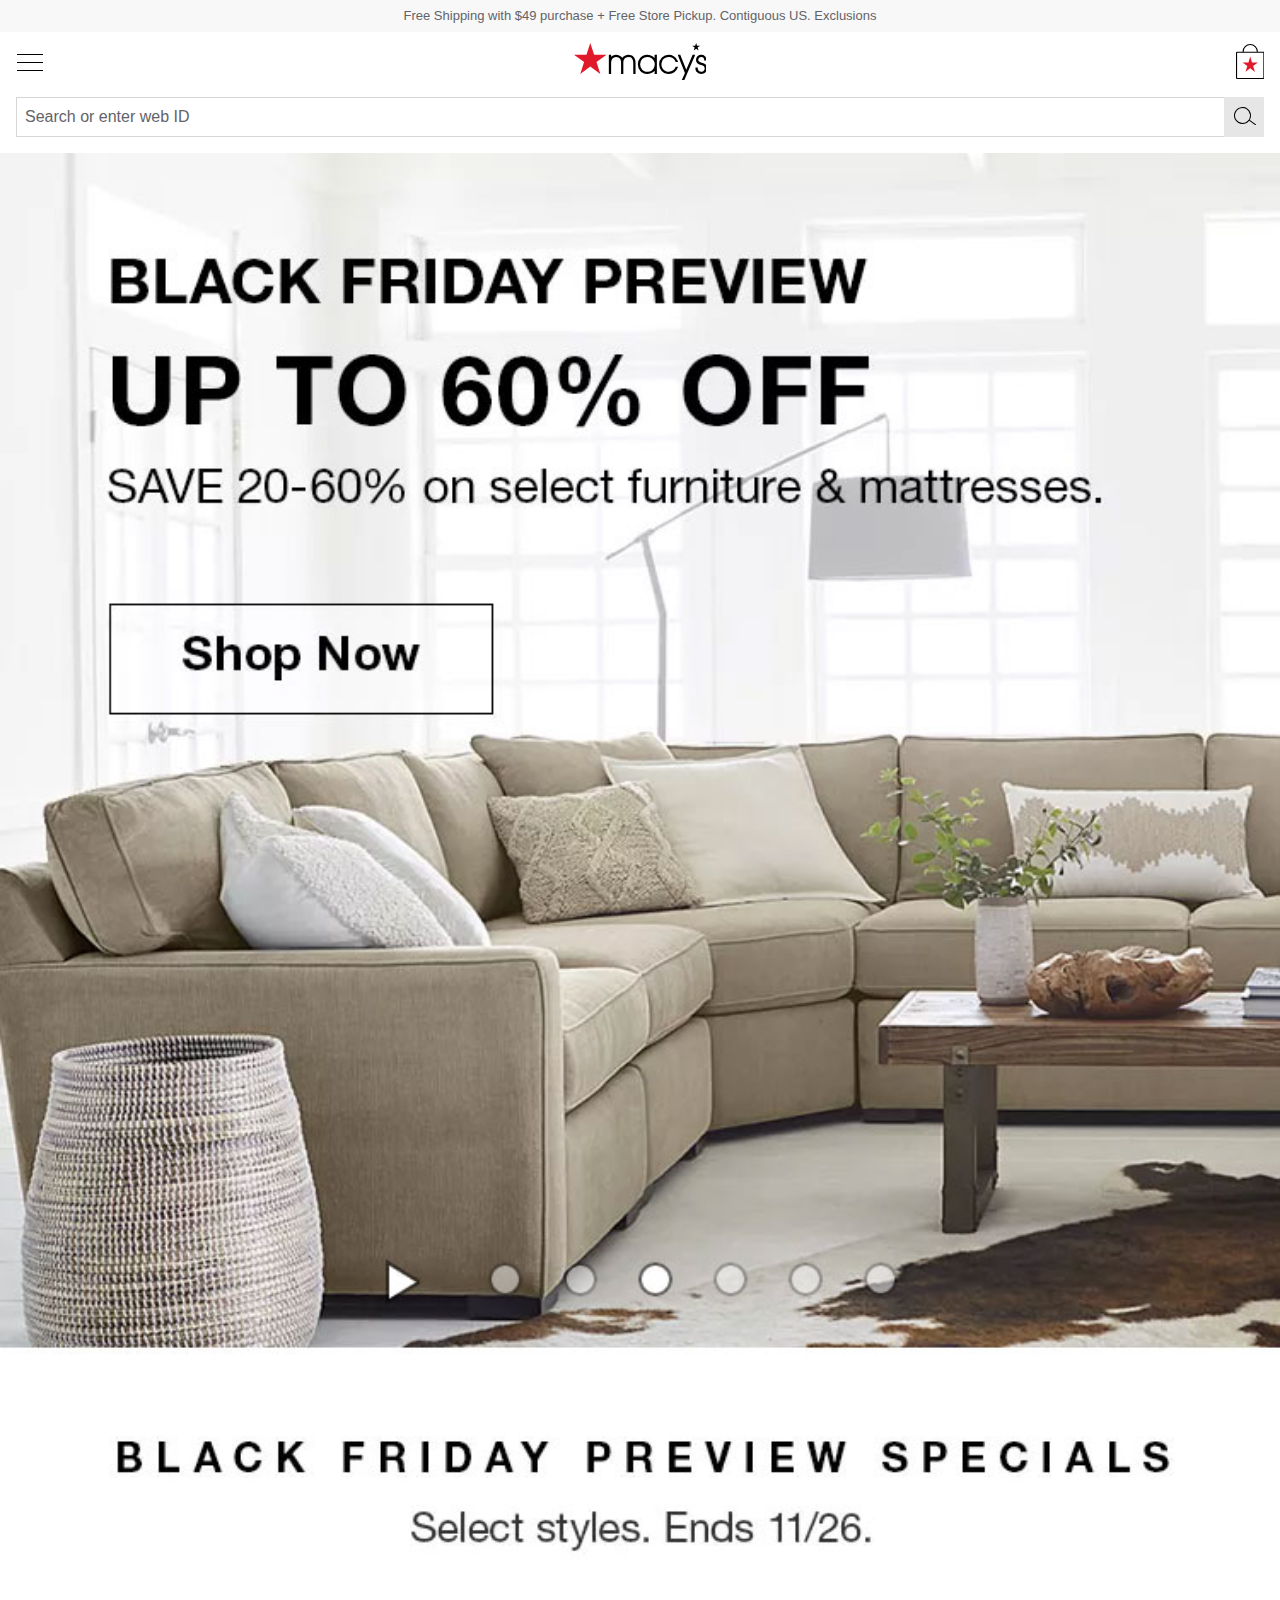
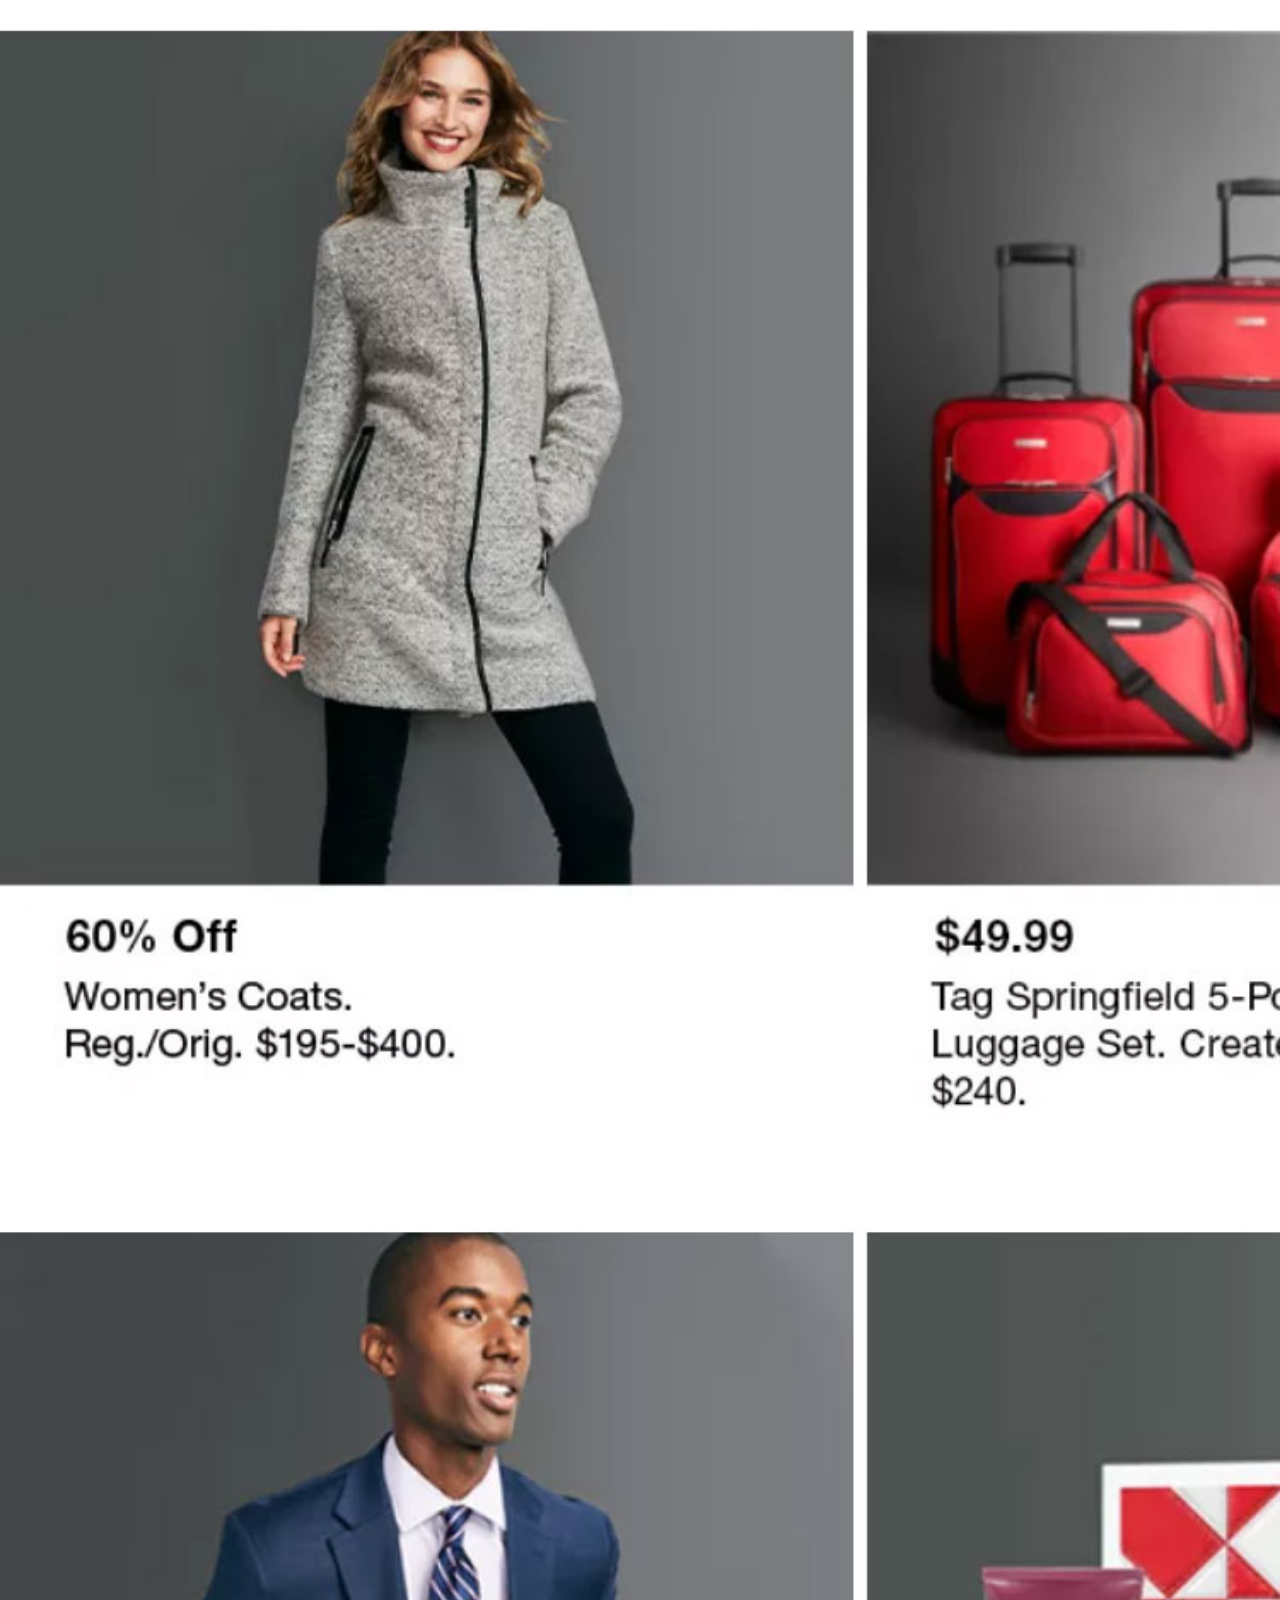
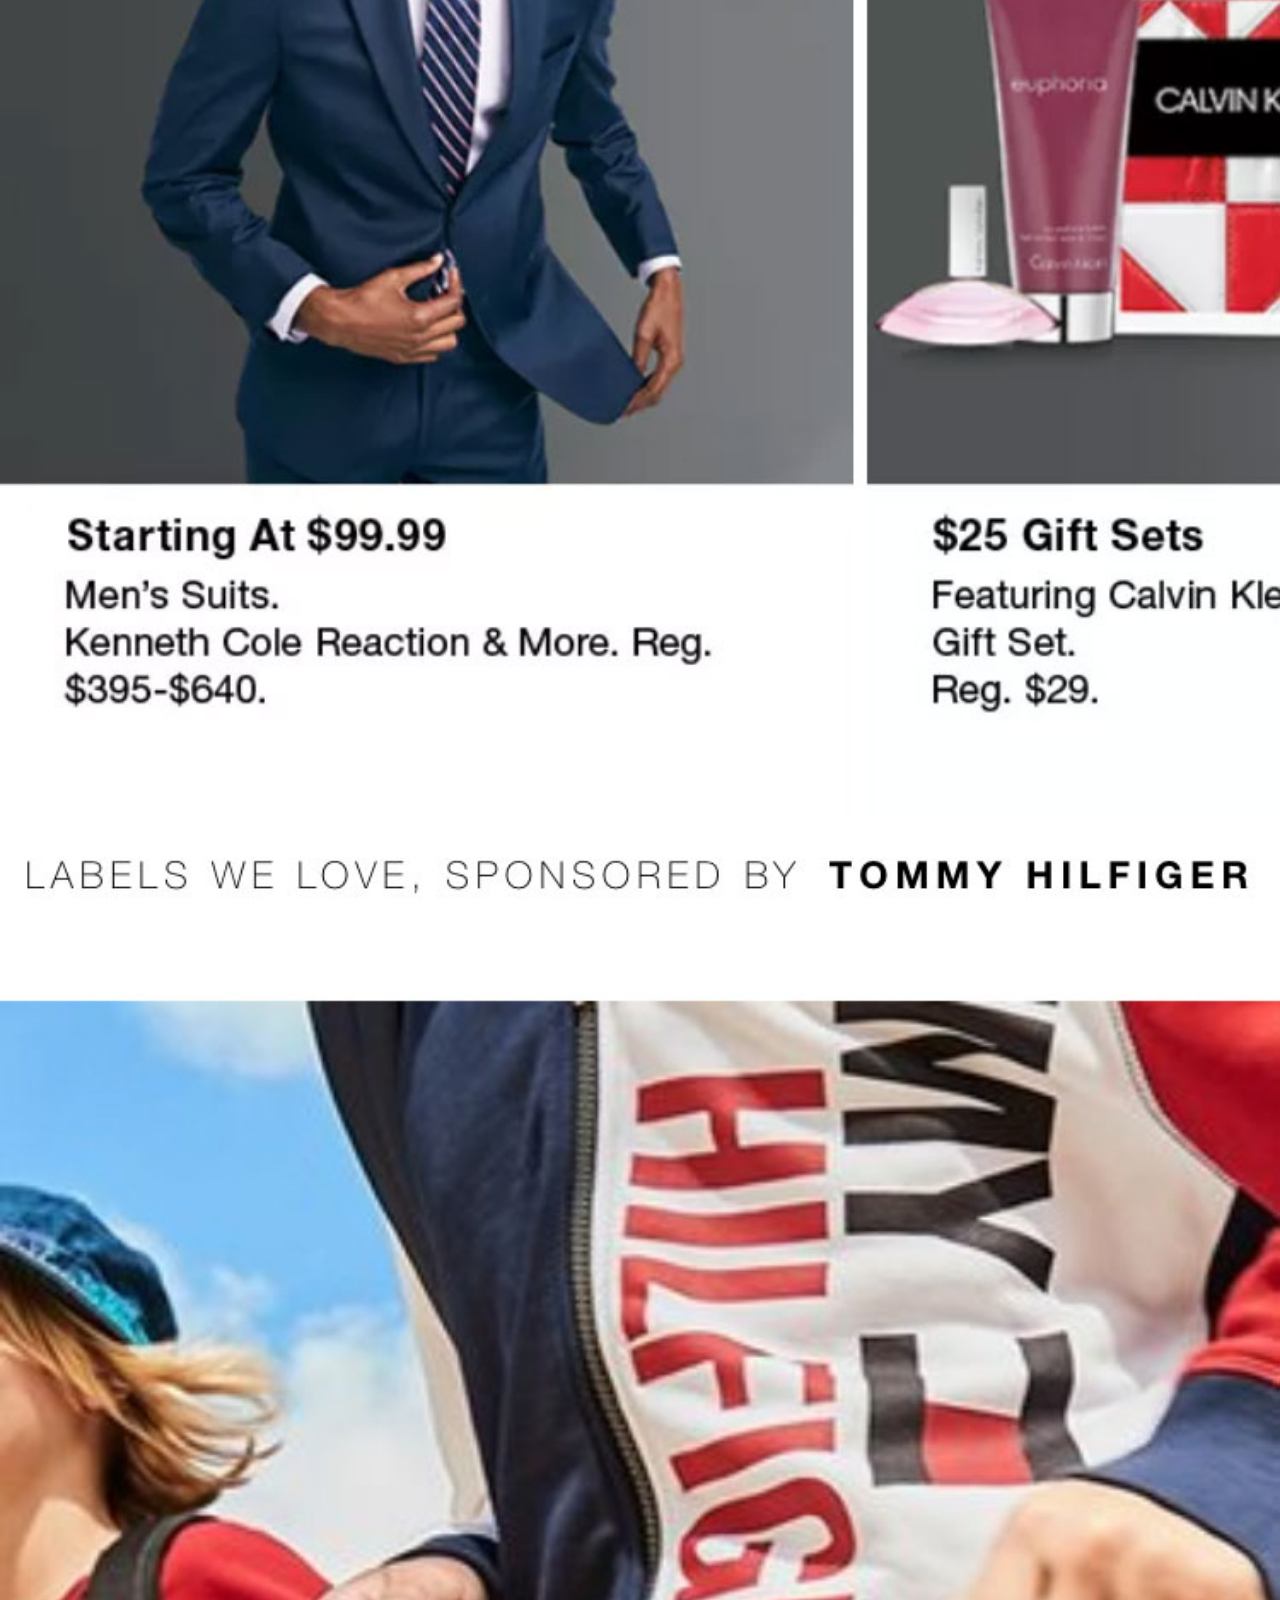
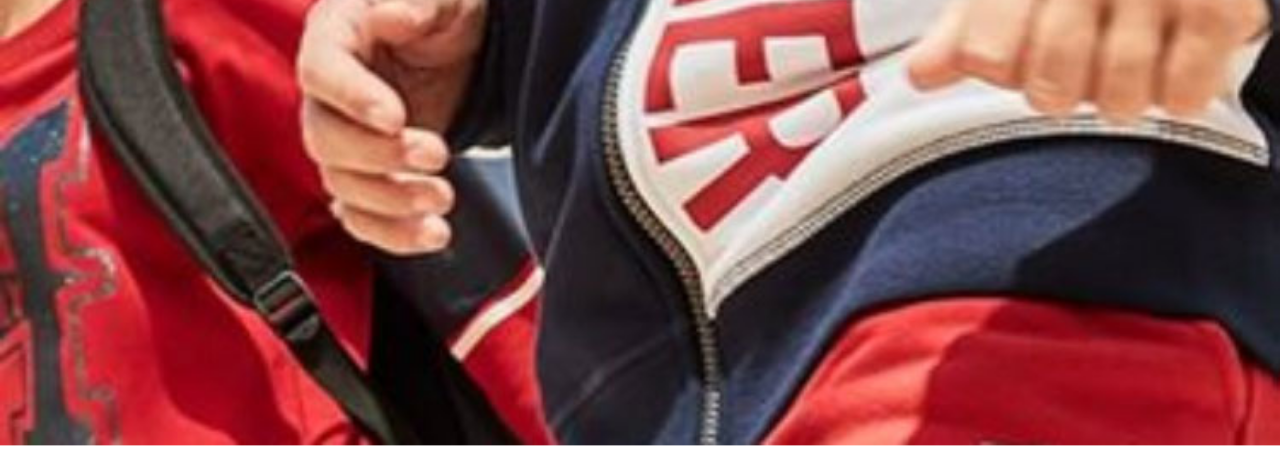
<file: index.html>
<!DOCTYPE html>
<head>
	<meta charset="utf-8">
	<meta http-equiv="X-UA-Compatible" content="IE=edge">
	<title>Macy's - Shop Fashion Clothing & Accessories - Official Site - Macys.com</title>
	<meta name="description" content="">
	<meta name="viewport" content="width=device-width, initial-scale=1, user-scalable=0">
	<link rel="stylesheet" href="css/style-min.css">
</head>
<!-- <body class="menuA1" data-description="Menu under, Icon no change, X overlay"> -->
<!-- <body class="menuA2" data-description="Menu under, Icon turns red, X overlay"> -->
<!-- <body class="menuA3" data-description="Menu under, Icon turns to X, No X overlay"> -->
<!-- <body class="menuB1" data-description="Menu over, X overlay"> -->
<!-- <body class="menuB2" data-description="Menu over, No X overlay"> -->
<body>


<div class="header">
		<div class="top-bar"> <!-- TOP BAR START -->
		Free Shipping with $49 purchase + Free Store Pickup. Contiguous US. <a href="#">Exclusions</a>
	</div> <!-- TOP BAR END -->
	<div class="inset">
		<div class="logo">
			<svg xmlns="http://www.w3.org/2000/svg" viewBox="0 0 416 117.183">
				<path id="macy_s" data-name="macy&apos;s" d="M450.659,66.18c3.719,2.814,5.671,6.924,5.967,12.563a17.1,17.1,0,0,1-.982,6.833,16.8,16.8,0,0,1-3.608,5.855,17.27,17.27,0,0,1-5.881,4.092,18.329,18.329,0,0,1-7.141,1.423,20.3,20.3,0,0,1-7.705-1.516A18.384,18.384,0,0,1,425,91.1a16.4,16.4,0,0,1-3.307-5.216,16.841,16.841,0,0,1-1.127-6.118l.13-3.184,7.047-.039.042,2.478a11.081,11.081,0,0,0,3.119,7.95,11.3,11.3,0,0,0,8.11,2.976,11.43,11.43,0,0,0,4.278-.8,9.773,9.773,0,0,0,3.345-2.241,9.9,9.9,0,0,0,2.092-3.264,10.767,10.767,0,0,0,.736-3.988l-.007-.357c-.081-3-.854-5.145-2.439-6.732-1.716-1.716-4.436-2.94-8.563-3.852-3.961-1.144-8-2.436-10.917-4.771-3.281-2.6-4.884-6.1-5.048-10.99,0-5.083,1.833-9.273,5.3-12.16a17.508,17.508,0,0,1,11.222-3.806,16.5,16.5,0,0,1,11.555,4.364,15.641,15.641,0,0,1,4.564,11.273l.033,2.552h-7.168l-.042-2.471a10.958,10.958,0,0,0-.664-3.758,7.49,7.49,0,0,0-1.7-2.657,7.679,7.679,0,0,0-2.782-1.717,9.975,9.975,0,0,0-3.733-.589,11.463,11.463,0,0,0-4.215.744,8.453,8.453,0,0,0-3.063,2.034,7.7,7.7,0,0,0-1.664,2.7,8.611,8.611,0,0,0-.479,3.307,7.144,7.144,0,0,0,2.357,5.534c1.484,1.267,3.754,2.267,7.594,3.345l.411.107C443.722,62.767,447.517,63.8,450.659,66.18ZM419.92,8.96,422.805.11l2.857,8.85h9.327l-7.549,5.482,2.867,8.869-7.52-5.482-7.472,5.463,2.831-8.844L410.576,8.96ZM391.883,84.147l19.909-47.152h8.026l-2.076,5.152L385.4,117.293h-7.99l10.344-23.63-9.911-25.038c-5.146-13-10.325-26.111-10.49-26.531l-2.011-5.1h7.782Zm-71.1-33.618a19.325,19.325,0,0,0-4.713,7.1,25.18,25.18,0,0,0-1.82,9.337A24.17,24.17,0,0,0,316,76.149a21.813,21.813,0,0,0,5.026,7.444,22.307,22.307,0,0,0,7.292,4.712,23.871,23.871,0,0,0,22.611-2.835,19.975,19.975,0,0,0,7.045-9.214l.572-1.7h7.779l-1.214,3.364A28.405,28.405,0,0,1,354.489,91.78a29.754,29.754,0,0,1-16.954,5.165c-9.233,0-17.087-3.252-22.7-9.4a30.626,30.626,0,0,1-7.757-20.473,29.424,29.424,0,0,1,29.968-30.074,31.449,31.449,0,0,1,15.847,4.349,28.313,28.313,0,0,1,12.333,15.193l1.175,3.342H358.68l-.592-1.662a20.944,20.944,0,0,0-8.825-10.864,22.988,22.988,0,0,0-11.837-3.364,24.272,24.272,0,0,0-8.991,1.549A25.656,25.656,0,0,0,320.784,50.528ZM292.805,36.994h7.177v59.94h-7.177V87.042a27.686,27.686,0,0,1-6.691,5.709,30,30,0,0,1-15.794,4.189c-11.368,0-18.392-5.209-22.282-9.581a30.917,30.917,0,0,1,.007-40.791c3.886-4.365,10.908-9.575,22.276-9.575a30.528,30.528,0,0,1,17.139,5.158,27.9,27.9,0,0,1,5.347,4.679Zm.026,33.813a21.875,21.875,0,0,0,.272-4.349,23.267,23.267,0,0,0-.41-4.46,20.364,20.364,0,0,0-1.2-3.959,21.648,21.648,0,0,0-8.24-10.227,23.3,23.3,0,0,0-12.938-3.823,22.674,22.674,0,0,0-16.281,6.554,23.066,23.066,0,0,0-6.51,16.423,24.154,24.154,0,0,0,5.94,15.842c4.21,4.669,10.14,7.136,17.148,7.136a21.843,21.843,0,0,0,21.116-15.014A20.591,20.591,0,0,0,292.831,70.808ZM226.552,42.932a20.688,20.688,0,0,1,5.1,8.734,40.925,40.925,0,0,1,1.613,12.1V96.934H226.1V63.77a33.748,33.748,0,0,0-1.243-9.812,14.641,14.641,0,0,0-3.485-6.113,11.558,11.558,0,0,0-4.437-2.854,19.056,19.056,0,0,0-12.718.214,12.652,12.652,0,0,0-5.535,4.015,14.938,14.938,0,0,0-2.954,5.822,38.591,38.591,0,0,0-.673,8.727V96.934h-7.174l.02-34.746a28.08,28.08,0,0,0-.917-8.042A14.411,14.411,0,0,0,184.53,49.4a12.958,12.958,0,0,0-4.936-3.871,19.18,19.18,0,0,0-7.31-1.537,13.61,13.61,0,0,0-6.25,1.261,12.39,12.39,0,0,0-4.765,3.651,16.239,16.239,0,0,0-3.345,6,28.017,28.017,0,0,0-1.091,8.369V96.934h-7.177V36.994h7.177v6.445A20.729,20.729,0,0,1,163.1,39a22.363,22.363,0,0,1,9.254-2,25.174,25.174,0,0,1,9.732,1.841,19.342,19.342,0,0,1,7.484,5.45,15.244,15.244,0,0,1,1.878,2.754,20.766,20.766,0,0,1,2.176-2.841,21.373,21.373,0,0,1,7.585-5.314,26.183,26.183,0,0,1,18.289-.429A19.17,19.17,0,0,1,226.552,42.932Z" transform="translate(-40.655 -0.11)" fill-rule="evenodd"></path>
				<path id="star" d="M50.962.11,62.947,37h38.865L70.365,59.866,82.393,96.936,50.914,74,19.622,96.828l11.965-36.9L0,37H38.991Z" transform="translate(0 -0.11)" fill="#e01a2b" fill-rule="evenodd"></path>
			</svg>
		</div>
		<div class="bag">
			<a href="#">
				<svg class="icon" xmlns="http://www.w3.org/2000/svg" viewBox="0 0 19.5 24">
					<path id="bag" d="M20.75,8h-18V25.25h18Zm-4.5-.75a4.5,4.5,0,0,0-9,0Zm-9.75,0a5.25,5.25,0,0,1,10.5,0h3.75A.75.75,0,0,1,21.5,8V25.25a.75.75,0,0,1-.75.75h-18A.75.75,0,0,1,2,25.25V8a.75.75,0,0,1,.75-.75Z" transform="translate(-2 -2)"/></path>
					<path id="star" d="M16.5,24,13.25,21.51l-3.225,2.475,1.23-4L8,17.5h4.02l1.238-4,1.238,4H18.5L15.26,19.98Z" transform="translate(-3.5 -4.875)" fill="#e01a2b" fill-rule="evenodd"/></path>
				</svg>
			</a>
		</div>
		<div class="menu-button">
			<div class="burger-icon">
				<div class="burger-line burger-top"></div>
				<div class="burger-line burger-middle"></div>
				<div class="burger-line burger-bottom"></div>
			</div>
		</div>
	</div>
	<div class="search-input">
		<input type="text" placeholder="Search or enter web ID">
		<a class="input-button">
			<svg class="icon" xmlns="http://www.w3.org/2000/svg" width="22.024" height="18.182" viewBox="0 0 22.024 18.182" fill="#000000">
				<path id="Icon" d="M22.8,18.26l-6-4.38A8.37,8.37,0,0,0,18,9.5a8.51,8.51,0,1,0-1.79,5.21l6,4.36a.52.52,0,0,0,.29.09.5.5,0,0,0,.3-.9ZM9.5,17a7.49,7.49,0,1,1,5.306-2.194A7.48,7.48,0,0,1,9.5,17Z" transform="translate(-0.979 -0.978)"/></path>
			</svg>
		</a>
	</div>
</div>

<div class="menu-drawer-x">
	<svg xmlns="http://www.w3.org/2000/svg" width="15.991" height="15.995" viewBox="0 0 15.991 15.995"><defs><style>.a8080{fill:#fff;}</style></defs><path class="a8080" d="M8.75,8,15.84.91a.53.53,0,0,0-.75-.75L8,7.25.91.16A.53.53,0,0,0,.16.91L7.25,8,.16,15.09a.53.53,0,0,0,0,.75A.5.5,0,0,0,.53,16a.51.51,0,0,0,.38-.16L8,8.75l7.09,7.09a.51.51,0,0,0,.38.16.5.5,0,0,0,.37-.16.53.53,0,0,0,0-.75Z" transform="translate(-0.005 -0.005)"></path></svg>
</div>

<div class="menu-drawer">
	<!-- Back Bar ------------------------------>
	<div class="back-bar">
		<div class="row row-header"><div class="category">&nbsp;</div><div class="icon-back"></div></div>
	</div>
	<div class="menu-slider">
		<!-- Main Menu ------------------------------>
		<div class="group l1 active" data-group="1">
			<div class="rows">
				<div class="search-input">
					<input type="text" placeholder="Search or enter web ID">
					<a class="input-button">
						<svg class="icon" xmlns="http://www.w3.org/2000/svg" width="22.024" height="18.182" viewBox="0 0 22.024 18.182" fill="#000000">
							<path id="Icon" d="M22.8,18.26l-6-4.38A8.37,8.37,0,0,0,18,9.5a8.51,8.51,0,1,0-1.79,5.21l6,4.36a.52.52,0,0,0,.29.09.5.5,0,0,0,.3-.9ZM9.5,17a7.49,7.49,0,1,1,5.306-2.194A7.48,7.48,0,0,1,9.5,17Z" transform="translate(-0.979 -0.978)"/></path>
						</svg>
					</a>
				</div>
				<!-- <div class="row-divider row-divider-for-search-input"><div class="divider"></div></div> -->
				<div class="top-links">
					<div class="row" data-id="102" data-child="202"><span><div class="icon-left"><svg xmlns="http://www.w3.org/2000/svg" width="22.001" height="20" viewBox="0 0 22.001 20"><path d="M0,20l.05-.95A7.659,7.659,0,0,1,7.661,12h6.658v.05a7.658,7.658,0,0,1,7.611,7L22,20Zm1.05-1H20.92a6.661,6.661,0,0,0-6.6-6H7.661A6.671,6.671,0,0,0,1.05,19ZM6,5a5,5,0,1,1,5,5A5,5,0,0,1,6,5ZM7,5a4,4,0,1,0,4-4A4,4,0,0,0,7,5Z"></path></svg></div>My Account</span><div class="icon-right"></div></div>
					<div class="row"><span><div class="icon-left"><svg xmlns="http://www.w3.org/2000/svg" viewBox="0 0 22 20.96"><path id="Path" d="M11.01.52,8.43,8.51H0l6.83,4.96L4.24,21.45,11,16.51l6.8,4.97-2.6-8.02L22,8.51H13.6Z" transform="translate(0 -0.52)" fill="#e01a2b"></path><path id="Path-2" data-name="Path" d="M6.83,13.47l8.37-.01L0,8.51Z" transform="translate(0 -0.52)" fill="#ab0000"></path><path id="Path-3" data-name="Path" d="M6.83,13.47,4.24,21.45,22,8.51Z" transform="translate(0 -0.52)" fill="#c11221"></path></svg></div>Earn Star Rewards</span><div class="icon-right"></div></div>
					<div class="row complex">
						<div class="icon-left">
							<svg xmlns="http://www.w3.org/2000/svg" viewBox="0 0 22.001 20">
								<path id="Icon" d="M-6029,20a1,1,0,0,1-1-1V1a1,1,0,0,1,1-1h20a1,1,0,0,1,1,1V19a1,1,0,0,1-1,1Zm10.549-1H-6009V1h-9.451ZM-6029,19h9.449V1H-6029Zm13-8V8h1v3Zm-7,0V8h1v3Z" transform="translate(6030)"/></path>
							</svg>
						</div>
						<div class="lockup">
							Macy's Union Square
							<div class="secondary-message"><span class="green">Open</span> until 9 PM</div>
						</div>
						<div class="icon-right"></div>
					</div>
				</div>
				<div class="row-divider"><div class="divider"></div></div>
				<div class="row title">Shop By Department</div>
				<div class="row" data-id="201.1" data-child="301"><span>Women</span><div class="icon-right"></div></div>
				<div class="row" data-id="201.2" data-child="302"><span>Men</span><div class="icon-right"></div></div>
				<div class="row" data-id="201.3" data-child="303"><span>Kids & Baby</span><div class="icon-right"></div></div>
				<div class="row" data-id="201.4" data-child="304"><span>Home</span><div class="icon-right"></div></div>
				<div class="row" data-id="201.5" data-child="305"><span>Shoes</span><div class="icon-right"></div></div>
				<div class="row" data-id="201.6" data-child="306"><span>Handbags & Accessories</span><div class="icon-right"></div></div>
				<div class="row" data-id="201.7" data-child="307"><span>Beauty</span><div class="icon-right"></div></div>
				<div class="row" data-id="201.8" data-child="308"><span>Furniture</span><div class="icon-right"></div></div>
				<div class="row" data-id="201.9" data-child="309"><span>Bed & Bath</span><div class="icon-right"></div></div>
				<div class="row" data-id="201.10" data-child="311"><span>Jewelry</span><div class="icon-right"></div></div>
				<div class="row" data-id="201.11" data-child="312"><span>Watches</span><div class="icon-right"></div></div>
				<div class="row" data-id="201.12" data-child="313"><span>Juniors</span><div class="icon-right"></div></div>
				<div class="row" data-id="201.13" data-child="314"><span>Plus Size</span><div class="icon-right"></div></div>
				<div class="row" data-id="201.14" data-child="315"><span>Sports Fan Shop</span><div class="icon-right"></div></div>
				<div class="row"><span>The Edit</span><div class="icon-right"></div></div>
				<div class="row" data-id="201.15" data-child="316"><span>Holiday Lane</span><div class="icon-right"></div></div>
				<a href="sale-clearance.html"><div class="row"><span>Sale & Clearance</span><div class="icon-right"></div></div></a>
				<!-- <div class="row" data-id="101" data-child="201"><span><strong>Shop By Department</strong></span><div class="icon-right"></div></div> -->
				<div class="row-divider"><div class="divider"></div></div>
				<div class="bottom-links">
					<div class="row"><span><div class="icon-left"><svg xmlns="http://www.w3.org/2000/svg" width="16" height="21.999" viewBox="0 0 16 21.999"><path d="M-6027.64,14.729a16.627,16.627,0,0,1-2.179-5.059A7.666,7.666,0,0,1-6030,8a8,8,0,0,1,8-8,8,8,0,0,1,8,8,7.659,7.659,0,0,1-.18,1.651,16.6,16.6,0,0,1-2.179,5.059A47.367,47.367,0,0,1-6022,22,47.329,47.329,0,0,1-6027.64,14.729ZM-6029,8a7,7,0,0,0,.15,1.441,15.147,15.147,0,0,0,2.06,4.74,45.105,45.105,0,0,0,4.79,6.339,44.924,44.924,0,0,0,4.79-6.32,15.15,15.15,0,0,0,2.061-4.74A7.26,7.26,0,0,0-6015,8a7,7,0,0,0-7-7A7,7,0,0,0-6029,8Zm3,0a4,4,0,0,1,4-4,4,4,0,0,1,4,4,4,4,0,0,1-4,4A4,4,0,0,1-6026,8Zm1,0a3,3,0,0,0,3,3,3,3,0,0,0,3-3,3,3,0,0,0-3-3A3,3,0,0,0-6025,8Z" transform="translate(6030)"></path></svg></div>Stores</span><div class="icon-right"></div></div>
					<div class="row"><span><div class="icon-left"><svg xmlns="http://www.w3.org/2000/svg" width="22.005" height="22.011" viewBox="0 0 22.005 22.011"><defs><style>.a9898{fill-rule:evenodd;}</style></defs><path class="a9898" d="M8.661,0a2,2,0,0,1,1.41.584h0L21.42,11.941a2,2,0,0,1,0,2.829h0l-6.656,6.655a2,2,0,0,1-2.829,0h0L.586,10.077A1.994,1.994,0,0,1,0,8.665H0V2A2,2,0,0,1,2,0H8.661Zm0,1H2A1,1,0,0,0,1,2H1V8.665a1,1,0,0,0,.292.7h0L12.641,20.718a1,1,0,0,0,1.415,0h0l6.656-6.655a1,1,0,0,0,0-1.415h0L9.364,1.291A.992.992,0,0,0,8.659,1ZM5.5,3A2.5,2.5,0,1,1,3,5.5,2.5,2.5,0,0,1,5.5,3Zm0,1A1.5,1.5,0,1,0,7,5.5,1.5,1.5,0,0,0,5.5,4Z" transform="translate(0 0)"></path></svg></div>Deals</span><div class="icon-right"></div></div>
					<!-- <div class="row"><span>Lists</span><div class="icon-right"></div></div> -->
					<!-- <div class="row" data-id="103" data-child="203"><span><div class="icon-left"><svg xmlns="http://www.w3.org/2000/svg" width="22.001" height="18" viewBox="0 0 22.001 18"><path d="M-6028,18a2,2,0,0,1-2-2V2a2,2,0,0,1,2-2h18a2,2,0,0,1,2,2V16a2,2,0,0,1-2,2Zm-1-16V16a1,1,0,0,0,1,1h18a1,1,0,0,0,1-1V2a1,1,0,0,0-1-1h-18A1,1,0,0,0-6029,2Zm10,9.632-3.078,2.356,1.177-3.812-3.1-2.365h3.833L-6018.989,4l1.167,3.812H-6014l-3.089,2.355,1.177,3.833Z" transform="translate(6030)"></path></svg></div>Gifts</span><div class="icon-right"></div></div> -->
					<a href="gift-cards.html"><a href="gift-cards.html"><div class="row"><span><div class="icon-left"><svg xmlns="http://www.w3.org/2000/svg" width="22.001" height="18" viewBox="0 0 22.001 18"><path d="M-6028,18a2,2,0,0,1-2-2V2a2,2,0,0,1,2-2h18a2,2,0,0,1,2,2V16a2,2,0,0,1-2,2Zm-1-16V16a1,1,0,0,0,1,1h18a1,1,0,0,0,1-1V2a1,1,0,0,0-1-1h-18A1,1,0,0,0-6029,2Zm10,9.632-3.078,2.356,1.177-3.812-3.1-2.365h3.833L-6018.989,4l1.167,3.812H-6014l-3.089,2.355,1.177,3.833Z" transform="translate(6030)"></path></svg></div>Gift Cards</span><div class="icon-right"></div></div></a></a>
					<div class="row"><span><div class="icon-left"><svg xmlns="http://www.w3.org/2000/svg" width="19" height="19.55" viewBox="0 0 19 19.55"><path d="M18.363,4.28H13.928a2.288,2.288,0,0,0,.364-.31,2.6,2.6,0,0,0,.537-.882,2.552,2.552,0,0,0,.155-.919,2.142,2.142,0,0,0-.228-.951,2.147,2.147,0,0,0-.98-.941,2.71,2.71,0,0,0-.716-.23,2.857,2.857,0,0,0-.966-.009,2.953,2.953,0,0,0-.739.241,3.193,3.193,0,0,0-.606.384,3.875,3.875,0,0,0-.567.548,4.8,4.8,0,0,0-.476.653c-.084.138-.152.263-.206.371-.054-.108-.121-.233-.206-.371a4.937,4.937,0,0,0-.473-.652A3.985,3.985,0,0,0,8.252.662,3.2,3.2,0,0,0,7.645.278,2.926,2.926,0,0,0,6.9.037a2.825,2.825,0,0,0-.965.009,2.708,2.708,0,0,0-.713.229,2.163,2.163,0,0,0-.511.336,2.071,2.071,0,0,0-.7,1.56,2.6,2.6,0,0,0,.694,1.8,2.281,2.281,0,0,0,.364.31H.637A.638.638,0,0,0,0,4.917V8.792a.637.637,0,0,0,.637.637h.428v9.129a1,1,0,0,0,.993.993H16.941a.994.994,0,0,0,.993-.993V9.428h.429A.638.638,0,0,0,19,8.792V4.917a.638.638,0,0,0-.637-.637M10,3.4a3.658,3.658,0,0,1,.18-.537,4.1,4.1,0,0,1,.279-.541,3.892,3.892,0,0,1,.387-.532,2.955,2.955,0,0,1,.446-.433,2.28,2.28,0,0,1,.442-.283,1.981,1.981,0,0,1,.506-.166,1.817,1.817,0,0,1,.306-.025,2.069,2.069,0,0,1,.356.031,1.843,1.843,0,0,1,.479.152,1.29,1.29,0,0,1,.309.2,1.265,1.265,0,0,1,.276.349,1.272,1.272,0,0,1,.13.57,1.669,1.669,0,0,1-.1.593,1.728,1.728,0,0,1-.349.577,1.8,1.8,0,0,1-.618.41,4.417,4.417,0,0,1-.962.272,7.192,7.192,0,0,1-1.918.2l-.106-.05a.506.506,0,0,1-.041-.1,1.03,1.03,0,0,1-.058-.278A1.279,1.279,0,0,1,10,3.4m1.008,5.138h-2.7V5.167h2.7Zm0,10.122h-2.7V9.428h2.7ZM5,2.785a1.654,1.654,0,0,1-.1-.591,1.27,1.27,0,0,1,.133-.574A1.206,1.206,0,0,1,5.3,1.273a1.339,1.339,0,0,1,.315-.2A1.827,1.827,0,0,1,6.095.918,2.045,2.045,0,0,1,6.45.887a1.783,1.783,0,0,1,.3.025,1.931,1.931,0,0,1,.507.166,2.318,2.318,0,0,1,.444.283,3.053,3.053,0,0,1,.447.434,3.916,3.916,0,0,1,.385.53,4,4,0,0,1,.278.542,3.469,3.469,0,0,1,.179.534,1.265,1.265,0,0,1,.06.415,1.012,1.012,0,0,1-.06.279.226.226,0,0,1-.1.139.236.236,0,0,1-.048.012h0a7.241,7.241,0,0,1-1.918-.2,4.443,4.443,0,0,1-.964-.273,1.8,1.8,0,0,1-.616-.41A1.718,1.718,0,0,1,5,2.785M.887,5.167H7.426V8.542H.887ZM1.951,18.558V9.428H7.426v9.236H2.058a.107.107,0,0,1-.106-.106m15.1,0a.106.106,0,0,1-.106.106H11.9V9.428h5.15ZM18.113,8.542H11.9V5.167h6.216Z" transform="translate(0 0)"></path></svg></div>Gift Ideas</span><div class="icon-right"></div></div>
					<a href="wedding-registry.html"><div class="row"><span><div class="icon-left"><svg xmlns="http://www.w3.org/2000/svg" width="22.001" height="21.999" viewBox="0 0 22.001 21.999"><path d="M-6030,22V18a2,2,0,0,1,2-2h1V13a2,2,0,0,1,2-2h1.5V8.5a1.446,1.446,0,0,1,.38-1.037,1.437,1.437,0,0,1,1-.463h6.241a1.437,1.437,0,0,1,1,.463A1.438,1.438,0,0,1-6014.5,8.5V11h1.5a2,2,0,0,1,2,2v3h1a2,2,0,0,1,2,2v4Zm1-4v3h20V18a1,1,0,0,0-1-1h-18A1,1,0,0,0-6029,18Zm17-2V13a1,1,0,0,0-1-1h-12a1,1,0,0,0-1,1v3Zm-3.5-5V8.5c0-.271-.171-.5-.38-.5h-6.241c-.21,0-.38.23-.38.5V11Zm-3.5-6.421-1.84,1.41.7-2.279L-6022,2.29h2.3L-6019,0l.709,2.29h2.29l-1.85,1.41.71,2.3Z" transform="translate(6030)"></path></svg></div>Wedding Registry</span><div class="icon-right"></div></div></a>
				</div>
			</div>
		</div>
		<!-- Shop By ------------------------------>
		<div class="group nol1" data-group="201">
			<div class="row row-header"><div class="category">Shop By Department</div></div>
			<div class="rows">
				<div class="row" data-id="201.1" data-child="301"><span>Women</span><div class="icon-right"></div></div>
				<div class="row" data-id="201.2" data-child="302"><span>Men</span><div class="icon-right"></div></div>
				<div class="row" data-id="201.3" data-child="303"><span>Kids & Baby</span><div class="icon-right"></div></div>
				<div class="row" data-id="201.4" data-child="304"><span>Home</span><div class="icon-right"></div></div>
				<div class="row" data-id="201.5" data-child="305"><span>Shoes</span><div class="icon-right"></div></div>
				<div class="row" data-id="201.6" data-child="306"><span>Handbags & Accessories</span><div class="icon-right"></div></div>
				<div class="row" data-id="201.7" data-child="307"><span>Beauty</span><div class="icon-right"></div></div>
				<div class="row" data-id="201.8" data-child="308"><span>Furniture</span><div class="icon-right"></div></div>
				<div class="row" data-id="201.9" data-child="309"><span>Bed & Bath</span><div class="icon-right"></div></div>
				<div class="row" data-id="201.10" data-child="311"><span>Jewelry</span><div class="icon-right"></div></div>
				<div class="row" data-id="201.11" data-child="312"><span>Watches</span><div class="icon-right"></div></div>
				<div class="row" data-id="201.12" data-child="313"><span>Juniors</span><div class="icon-right"></div></div>
				<div class="row" data-id="201.13" data-child="314"><span>Plus Size</span><div class="icon-right"></div></div>
				<div class="row" data-id="201.14" data-child="315"><span>Sports Fan Shop</span><div class="icon-right"></div></div>
				<div class="row"><span>The Edit</span><div class="icon-right"></div></div>
				<div class="row" data-id="201.15" data-child="316"><span>Holiday Lane</span><div class="icon-right"></div></div>
				<div class="row"><span>Sale & Clearance</span><div class="icon-right"></div></div>
			</div>
		</div>
		<!-- Women ------------------------------>
		<div class="group l2 nol1" data-group="301">
			<div class="row row-header"><div class="category">Women</div></div>
			<div class="rows">
				<div class="row"><span>Featured for Women</span><div class="icon-right"></div></div>
				<div class="row strong"><span>40-60% Off Select Active Flash Sale</span><div class="icon-right"></div></div>
				<div class="row" data-id="301.1" data-child="401"><span>Clothing</span><div class="icon-right"></div></div>
				<div class="row" data-id="301.2" data-child="402"><span>Special Sizes</span><div class="icon-right"></div></div>
				<div class="row" data-id="301.3" data-child="403"><span>Shoes</span><div class="icon-right"></div></div>
				<div class="row" data-id="301.4" data-child="404"><span>Handbags & Accessories</span><div class="icon-right"></div></div>
				<div class="row" data-id="301.5" data-child="405"><span>Jewelry & Watches</span><div class="icon-right"></div></div>
				<div class="row" data-id="301.6" data-child="406"><span>Beauty</span><div class="icon-right"></div></div>
			<!-- <div class="row" data-id="301.7" data-child="407"><span>Designer & Contemporary</span><div class="icon-right"></div></div> -->
				<div class="row" data-id="301.8" data-child="408"><span>Brands</span><div class="icon-right"></div></div>
			<!-- <div class="row" data-id="301.9" data-child="409"><span>Shop By Occasion</span><div class="icon-right"></div></div> -->
				<div class="row" data-id="301.10" data-child="410"><span>New & Now</span><div class="icon-right"></div></div>
				<div class="row"><span>Sale & Clearance</span><div class="icon-right"></div></div>
			<!-- <div class="row"><span>Free People $49.99 & Under</span><div class="icon-right"></div></div> -->
			</div>
		</div>
		<!-- Women / Clothing ------------------------------>
		<div class="group nol1" data-group="401">
			<div class="row row-header"><div class="category">Women's Clothing</div></div>
			<div class="rows">
				<div class="row"><span>All Women's Clothing</span><div class="icon-right"></div></div>
				<div class="row"><span>Activewear</span><div class="icon-right"></div></div>
				<div class="row" data-id="401.1" data-child="501"><span>Bras, Panties & Lingerie</span><div class="icon-right"></div></div>
				<div class="row"><span>Cashmere</span><div class="icon-right"></div></div>
				<div class="row"><span>Coats</span><div class="icon-right"></div></div>
				<a href="dresses.html"><div class="row"><span>Dresses</span><div class="icon-right"></div></div></a>
				<div class="row"><span>Jackets & Blazers</span><div class="icon-right"></div></div>
				<div class="row"><span>Jeans</span><div class="icon-right"></div></div>
				<div class="row"><span>Jumpsuits & Rompers</span><div class="icon-right"></div></div>
				<div class="row"><span>Pajamas, Robes & Loungewear</span><div class="icon-right"></div></div>
				<div class="row"><span>Pants & Leggings</span><div class="icon-right"></div></div>
				<div class="row"><span>Skirts</span><div class="icon-right"></div></div>
				<div class="row"><span>Suits & Suit Separates</span><div class="icon-right"></div></div>
				<div class="row"><span>Sweaters</span><div class="icon-right"></div></div>
				<a href="women-swimwear.html"><div class="row"><span>Swimwear</span><div class="icon-right"></div></div></a>
				<div class="row"><span>Tops</span><div class="icon-right"></div></div>
				<div class="row" data-id="401.2" data-child="502"><span>Shop By Occasion</span><div class="icon-right"></div></div>
			</div>
		</div>
		<!-- Women / Clothing / Bras, Panties & Lingerie ------------------------------>
		<div class="group nol1" data-group="501">
			<div class="row row-header"><div class="category">Bras, Panties & Lingerie</div></div>
			<div class="rows">
				<div class="row"><span>Featured For Bras, Panties & Lingerie</span><div class="icon-right"></div></div>
				<div class="row" data-id="501.1" data-child="601"><span>Bras</span><div class="icon-right"></div></div>
				<div class="row" data-id="501.2" data-child="602"><span>Panties</span><div class="icon-right"></div></div>
				<div class="row"><span>Lingerie</span><div class="icon-right"></div></div>
				<div class="row"><span>Shapewear</span><div class="icon-right"></div></div>
				<div class="row"><span>Tights, Socks & Pantyhose</span><div class="icon-right"></div></div>
				<div class="row"><span>Plus Size Bras, Panties & Lingerie</span><div class="icon-right"></div></div>
				<div class="row" data-id="501.3" data-child="603"><span>Pajamas, Robes & Loungewear</span><div class="icon-right"></div></div>
				<div class="row" data-id="501.4" data-child="604"><span>New & Now</span><div class="icon-right"></div></div>
				<div class="row" data-id="501.5" data-child="605"><span>Lingerie Guides</span><div class="icon-right"></div></div>
				<div class="row"><span>Sale & Clearance</span><div class="icon-right"></div></div>
			</div>
		</div>
		<!-- Women / Clothing / Bras, Panties & Lingerie / Bras ------------------------------>
		<div class="group nol1" data-group="601">
			<div class="row row-header"><div class="category">Bras</div></div>
			<div class="rows">
				<div class="row"><span>All Bras</span><div class="icon-right"></div></div>
				<div class="row"><span>Comfort</span><div class="icon-right"></div></div>
				<div class="row"><span>Full Coverage</span><div class="icon-right"></div></div>
				<div class="row"><span>Minimizer</span><div class="icon-right"></div></div>
				<div class="row"><span>Nursing & Maternity</span><div class="icon-right"></div></div>
				<a href="bras-pushup.html"><div class="row"><span>Push-Up</span><div class="icon-right"></div></div></a>
				<div class="row"><span>Smoothing</span><div class="icon-right"></div></div>
				<div class="row"><span>Sports</span><div class="icon-right"></div></div>
				<div class="row"><span>Strapless</span><div class="icon-right"></div></div>
				<div class="row"><span>Wireless</span><div class="icon-right"></div></div>
			</div>
		</div>
		<!-- Women / Clothing / Bras, Panties & Lingerie / Panties ------------------------------>
		<div class="group nol1" data-group="602">
			<div class="row row-header"><div class="category">Panties</div></div>
			<div class="rows">
				<div class="row"><span>All Panties</span><div class="icon-right"></div></div>
				<div class="row"><span>Bikini</span><div class="icon-right"></div></div>
				<div class="row"><span>Boy Short</span><div class="icon-right"></div></div>
				<div class="row"><span>Brief</span><div class="icon-right"></div></div>
				<div class="row"><span>High-Cut</span><div class="icon-right"></div></div>
				<div class="row"><span>Hipster</span><div class="icon-right"></div></div>
				<div class="row"><span>Thong</span><div class="icon-right"></div></div>
			</div>
		</div>
		<!-- Women / Clothing / Bras, Panties & Lingerie / Pajamas, Robes & Loungewear ------------------------------>
		<div class="group nol1" data-group="603">
			<div class="row row-header"><div class="category">Pajamas, Robes & Loungewear</div></div>
			<div class="rows">
				<div class="row"><span>All Pajamas, Robes & Loungewear</span><div class="icon-right"></div></div>
				<div class="row"><span>Matching Family Pajamas</span><div class="icon-right"></div></div>
			</div>
		</div>
		<!-- Women / Clothing / Bras, Panties & Lingerie / New & Now ------------------------------>
		<div class="group nol1" data-group="604">
			<div class="row row-header"><div class="category">New & Now</div></div>
			<div class="rows">
				<div class="row"><span>Bra & Lingerie Fit Guide</span><div class="icon-right"></div></div>
				<div class="row"><span>Calvin Klein Neon</span><div class="icon-right"></div></div>
				<div class="row"><span>Chantelle</span><div class="icon-right"></div></div>
				<div class="row"><span>New Sleepwear</span><div class="icon-right"></div></div>
			</div>
		</div>
		<!-- Women / Clothing / Bras, Panties & Lingerie / Lingerie Guides ------------------------------>
		<div class="group nol1" data-group="605">
			<div class="row row-header"><div class="category">Lingerie Guides</div></div>
			<div class="rows">
				<div class="row"><span>Hosiery Trend Guide</span><div class="icon-right"></div></div>
				<div class="row"><span>Lingerie Fit Guide</span><div class="icon-right"></div></div>
				<div class="row"><span>Lingerie Video Hub</span><div class="icon-right"></div></div>
				<div class="row"><span>What To Wear Underneath</span><div class="icon-right"></div></div>
			</div>
		</div>
		<!-- Women / Clothing / Shop By Occasion ------------------------------>
		<div class="group nol1" data-group="502">
			<div class="row row-header"><div class="category">Shop By Occasion</div></div>
			<div class="rows">
				<div class="row"><span>Evening</span><div class="icon-right"></div></div>
				<div class="row"><span>Homecoming Dresses</span><div class="icon-right"></div></div>
				<div class="row"><span>Outdoor & Camping</span><div class="icon-right"></div></div>
				<div class="row"><span>Vacation</span><div class="icon-right"></div></div>
				<div class="row"><span>Wedding</span><div class="icon-right"></div></div>
				<div class="row"><span>Wear To Work</span><div class="icon-right"></div></div>
			</div>
		</div>
		<!-- Women / Special Sizes ------------------------------>
		<div class="group nol1" data-group="402">
			<div class="row row-header"><div class="category">Special Sizes</div></div>
			<div class="rows">
				<div class="row" data-id="402.1" data-child="701"><span>Plus Sizes</span><div class="icon-right"></div></div>
				<div class="row" data-id="402.2" data-child="702"><span>Petites</span><div class="icon-right"></div></div>
				<div class="row" data-id="402.3" data-child="703"><span>Juniors</span><div class="icon-right"></div></div>
				<div class="row"><span>Maternity</span><div class="icon-right"></div></div>
			</div>
		</div>
		<!-- Women / Special Sizes / Plus Sizes ------------------------------>
		<div class="group nol1" data-group="701">
			<div class="row row-header"><div class="category">Plus Sizes</div></div>
			<div class="rows">
				<div class="row"><span>Featured for Plus Sizes</span><div class="icon-right"></div></div>
				<div class="row strong"><span>40-60% Off Select Active Flash Sale</span><div class="icon-right"></div></div>
				<div class="row" data-id="701.1" data-child="801"><span>Clothing</span><div class="icon-right"></div></div>
				<div class="row" data-id="701.2" data-child="802"><span>Trendy & Designer Plus Size</span><div class="icon-right"></div></div>
				<div class="row" data-id="701.3" data-child="803"><span>Brands</span><div class="icon-right"></div></div>
				<div class="row"><span>Sale & Clearance</span><div class="icon-right"></div></div>
			</div>
		</div>
		<!-- Women / Special Sizes / Plus Sizes / Clothing ------------------------------>
		<div class="group nol1" data-group="801">
			<div class="row row-header"><div class="category">Plus Sizes Clothing</div></div>
			<div class="rows">
				<div class="row"><span>All Plus Size Clothing</span><div class="icon-right"></div></div>
				<div class="row"><span>Activewear</span><div class="icon-right"></div></div>
				<div class="row"><span>Bras, Panties & Lingerie</span><div class="icon-right"></div></div>
				<div class="row"><span>Cashmere</span><div class="icon-right"></div></div>
				<div class="row"><span>Coats</span><div class="icon-right"></div></div>
				<div class="row"><span>Dresses</span><div class="icon-right"></div></div>
				<div class="row"><span>Jackets & Blazers</span><div class="icon-right"></div></div>
				<div class="row"><span>Jeans</span><div class="icon-right"></div></div>
				<div class="row"><span>Jumpsuits & Rompers</span><div class="icon-right"></div></div>
				<div class="row"><span>Maternity</span><div class="icon-right"></div></div>
				<div class="row"><span>Pajamas, Robes & Loungewear</span><div class="icon-right"></div></div>
				<div class="row"><span>Pants & Leggings</span><div class="icon-right"></div></div>
				<div class="row"><span>Petite Plus Size</span><div class="icon-right"></div></div>
				<div class="row"><span>Skirts</span><div class="icon-right"></div></div>
				<div class="row"><span>Suits & Suit Separates</span><div class="icon-right"></div></div>
				<div class="row"><span>Sweaters</span><div class="icon-right"></div></div>
				<div class="row"><span>Swimwear</span><div class="icon-right"></div></div>
				<div class="row"><span>Tops</span><div class="icon-right"></div></div>
				<div class="row"><span>Wear to Work</span><div class="icon-right"></div></div>
			</div>
		</div>
		<!-- Women / Special Sizes / Plus Sizes / Trendy & Designer Plus Size ------------------------------>
		<div class="group nol1" data-group="802">
			<div class="row row-header"><div class="category">Trendy & Designer Plus Size</div></div>
			<div class="rows">
				<div class="row"><span>Designer</span><div class="icon-right"></div></div>
				<div class="row"><span>Trendy Plus Size</span><div class="icon-right"></div></div>
			</div>
		</div>
		<!-- Women / Special Sizes / Plus Sizes / Brands ------------------------------>
		<div class="group nol1" data-group="803">
			<div class="row row-header"><div class="category">Plus Sizes Brands</div></div>
			<div class="rows">
				<div class="row"><span>Alfani</span><div class="icon-right"></div></div>
				<div class="row"><span>Calvin Klein</span><div class="icon-right"></div></div>
				<div class="row"><span>Charter Club</span><div class="icon-right"></div></div>
				<div class="row"><span>Eileen Fisher</span><div class="icon-right"></div></div>
				<div class="row"><span>INC International Concepts</span><div class="icon-right"></div></div>
				<div class="row"><span>Lauren Ralph Lauren</span><div class="icon-right"></div></div>
				<div class="row"><span>Michael Kors</span><div class="icon-right"></div></div>
				<div class="row"><span>Nike</span><div class="icon-right"></div></div>
				<div class="row"><span>Style & Co.</span><div class="icon-right"></div></div>
				<div class="row"><span>Tommy Hilfiger</span><div class="icon-right"></div></div>
				<div class="row"><span>See All Brands</span><div class="icon-right"></div></div>
			</div>
		</div>
		<!-- Women / Special Sizes / Petites ------------------------------>
		<div class="group nol1" data-group="702">
			<div class="row row-header"><div class="category">Petites</div></div>
			<div class="rows">
				<div class="row"><span>Featured for Petites</span><div class="icon-right"></div></div>
				<div class="row" data-id="702.1" data-child="901"><span>Clothing</span><div class="icon-right"></div></div>
				<div class="row" data-id="702.3" data-child="902"><span>Brands</span><div class="icon-right"></div></div>
				<div class="row"><span>Petite Plus Size</span><div class="icon-right"></div></div>
				<div class="row"><span>Sale & Clearance</span><div class="icon-right"></div></div>
			</div>
		</div>
		<!-- Women / Special Sizes / Petites / Clothing ------------------------------>
		<div class="group nol1" data-group="901">
			<div class="row row-header"><div class="category">Petites Clothing</div></div>
			<div class="rows">
				<div class="row"><span>All Petite Clothing</span><div class="icon-right"></div></div>
				<div class="row"><span>New Arrivals</span><div class="icon-right"></div></div>
				<div class="row"><span>Athleisure</span><div class="icon-right"></div></div>
				<div class="row"><span>Cashmere</span><div class="icon-right"></div></div>
				<div class="row"><span>Coats</span><div class="icon-right"></div></div>
				<div class="row"><span>Designer Clothing</span><div class="icon-right"></div></div>
				<div class="row"><span>Dresses</span><div class="icon-right"></div></div>
				<div class="row"><span>Essentials</span><div class="icon-right"></div></div>
				<div class="row"><span>Jackets & Blazers</span><div class="icon-right"></div></div>
				<div class="row"><span>Jeans</span><div class="icon-right"></div></div>
				<div class="row"><span>Jumpsuits & Rompers</span><div class="icon-right"></div></div>
				<div class="row"><span>Leggings</span><div class="icon-right"></div></div>
				<div class="row"><span>Pajamas & Robes</span><div class="icon-right"></div></div>
				<div class="row"><span>Pants</span><div class="icon-right"></div></div>
				<div class="row"><span>Shorts</span><div class="icon-right"></div></div>
				<div class="row"><span>Suits & Suit Separates</span><div class="icon-right"></div></div>
				<div class="row" data-id="901.1" data-child="1001"><span>Sweaters</span><div class="icon-right"></div></div>
				<div class="row"><span>Swimwear</span><div class="icon-right"></div></div>
				<div class="row"><span>Tops</span><div class="icon-right"></div></div>
				<div class="row"><span>Trendy Petites</span><div class="icon-right"></div></div>
				<div class="row" data-id="901.2" data-child="1002"><span>Wear to Work</span><div class="icon-right"></div></div>
			</div>
		</div>
		<!-- Women / Special Sizes / Petites / Brands ------------------------------>
		<div class="group nol1" data-group="902">
			<div class="row row-header"><div class="category">Petites Brands</div></div>
			<div class="rows">
				<div class="row"><span>Alfani Petites</span><div class="icon-right"></div></div>
				<div class="row"><span>Charter Club Petites</span><div class="icon-right"></div></div>
				<div class="row"><span>Eileen Fisher</span><div class="icon-right"></div></div>
				<div class="row"><span>INC International Concepts</span><div class="icon-right"></div></div>
				<div class="row"><span>Jm Collection</span><div class="icon-right"></div></div>
				<div class="row"><span>Karen Scott Petites</span><div class="icon-right"></div></div>
				<div class="row"><span>Lauren Ralph Lauren</span><div class="icon-right"></div></div>
				<div class="row"><span>MICHAEL Michael Kors</span><div class="icon-right"></div></div>
				<div class="row"><span>Ny Collection</span><div class="icon-right"></div></div>
				<div class="row"><span>Style & Co. Petite</span><div class="icon-right"></div></div>
				<div class="row"><span>See All Brands</span><div class="icon-right"></div></div>
			</div>
		</div>
		<!-- Women / Special Sizes / Petites / Clothing / Sweaters ------------------------------>
		<div class="group nol1" data-group="1001">
			<div class="row row-header"><div class="category">Sweaters</div></div>
			<div class="rows">
				<div class="row"><span>See All Sweaters</span><div class="icon-right"></div></div>
				<div class="row"><span>Cashmere Shop</span><div class="icon-right"></div></div>
			</div>
		</div>
		<!-- Women / Special Sizes / Petites / Clothing / Wear to Work ------------------------------>
		<div class="group nol1" data-group="1002">
			<div class="row row-header"><div class="category">Wear to Work</div></div>
			<div class="rows">
				<div class="row"><span>See All Wear to Work</span><div class="icon-right"></div></div>
				<div class="row"><span>Suits & Suit Separates</span><div class="icon-right"></div></div>
			</div>
		</div>
		<!-- Women / Special Sizes / Juniors ------------------------------>
		<div class="group nol1" data-group="703">
			<div class="row row-header"><div class="category">Juniors</div></div>
			<div class="rows">
				<div class="row"><span>Featured for Juniors</span><div class="icon-right"></div></div>
				<div class="row strong"><span>40-60% Off Select Active Flash Sale</span><div class="icon-right"></div></div>
				<div class="row" data-id="703.1" data-child="1100"><span>Clothing</span><div class="icon-right"></div></div>
				<div class="row" data-id="703.2" data-child="1101"><span>Brands</span><div class="icon-right"></div></div>
				<div class="row" data-id="703.3" data-child="1102"><span>Shop by Occasion</span><div class="icon-right"></div></div>
				<div class="row" data-id="703.4" data-child="1103"><span>New & Now</span><div class="icon-right"></div></div>
				<div class="row"><span>Sale & Clearance</span><div class="icon-right"></div></div>
			</div>
		</div>
		<!-- Women / Special Sizes / Juniors / Clothing ------------------------------>
		<div class="group nol1" data-group="1100">
			<div class="row row-header"><div class="category">Juniors Clothing</div></div>
			<div class="rows">
				<div class="row"><span>All Juniors' Clothing</span><div class="icon-right"></div></div>
				<div class="row"><span>Activewear</span><div class="icon-right"></div></div>
				<div class="row"><span>Bras & Panties</span><div class="icon-right"></div></div>
				<div class="row"><span>Coats</span><div class="icon-right"></div></div>
				<div class="row"><span>Dresses</span><div class="icon-right"></div></div>
				<div class="row"><span>Graphic Tees & Sweatshirts</span><div class="icon-right"></div></div>
				<div class="row"><span>Jackets & Vests</span><div class="icon-right"></div></div>
				<div class="row"><span>Jeans</span><div class="icon-right"></div></div>
				<div class="row"><span>Jumpsuits & Rompers</span><div class="icon-right"></div></div>
				<div class="row"><span>Leggings & Pants</span><div class="icon-right"></div></div>
				<div class="row"><span>Pajamas, Robes & Loungewear</span><div class="icon-right"></div></div>
				<div class="row"><span>Prom Dresses</span><div class="icon-right"></div></div>
				<div class="row"><span>Shorts</span><div class="icon-right"></div></div>
				<div class="row"><span>Skirts</span><div class="icon-right"></div></div>
				<div class="row"><span>Surf & Skate</span><div class="icon-right"></div></div>
				<div class="row"><span>Sweaters</span><div class="icon-right"></div></div>
				<div class="row"><span>Swimwear</span><div class="icon-right"></div></div>
				<div class="row"><span>Tops</span><div class="icon-right"></div></div>
				<div class="row"><span>Trendy Plus Sizes</span><div class="icon-right"></div></div>
			</div>
		</div>
		<!-- Women / Special Sizes / Juniors / Brands ------------------------------>
		<div class="group nol1" data-group="1101">
			<div class="row row-header"><div class="category">Juniors Brands</div></div>
			<div class="rows">
				<div class="row"><span>Adidas</span><div class="icon-right"></div></div>
				<div class="row"><span>BCX</span><div class="icon-right"></div></div>
				<div class="row"><span>Celebrity Pink</span><div class="icon-right"></div></div>
				<div class="row"><span>Champion</span><div class="icon-right"></div></div>
				<div class="row"><span>Free People</span><div class="icon-right"></div></div>
				<div class="row"><span>GUESS?</span><div class="icon-right"></div></div>
				<div class="row"><span>Kendall + Kylie</span><div class="icon-right"></div></div>
				<div class="row"><span>Levi's</span><div class="icon-right"></div></div>
				<div class="row"><span>Nike</span><div class="icon-right"></div></div>
				<div class="row"><span>O'neill</span><div class="icon-right"></div></div>
				<div class="row"><span>Roxy</span><div class="icon-right"></div></div>
				<div class="row"><span>See All Brands</span><div class="icon-right"></div></div>
			</div>
		</div>
		<!-- Women / Special Sizes / Juniors / Shop by Occasion ------------------------------>
		<div class="group nol1" data-group="1102">
			<div class="row row-header"><div class="category">Shop by Occasion</div></div>
			<div class="rows">
				<div class="row"><span>Homecoming Dresses</span><div class="icon-right"></div></div>
				<div class="row"><span>Prom Dresses</span><div class="icon-right"></div></div>
				<div class="row"><span>Wear to Work</span><div class="icon-right"></div></div>
			</div>
		</div>
		<!-- Women / Special Sizes / Juniors / New & Now ------------------------------>
		<div class="group nol1" data-group="1103">
			<div class="row row-header"><div class="category">New & Now</div></div>
			<div class="rows">
				<div class="row"><span>New Arrivals</span><div class="icon-right"></div></div>
				<div class="row"><span>Cotton on</span><div class="icon-right"></div></div>
				<div class="row"><span>STORY</span><div class="icon-right"></div></div>
				<div class="row"><span>ThredUP</span><div class="icon-right"></div></div>
			</div>
		</div>
		<!-- Women / Shoes ------------------------------>
		<div class="group nol1" data-group="403">
			<div class="row row-header"><div class="category">Women's Shoes</div></div>
			<div class="rows">
				<div class="row"><span>All Women's Shoes</span><div class="icon-right"></div></div>
				<div class="row"><span>Athletic Shoes & Sneakers</span><div class="icon-right"></div></div>
				<div class="row"><span>Booties</span><div class="icon-right"></div></div>
				<div class="row"><span>Boots</span><div class="icon-right"></div></div>
				<div class="row"><span>Comfort Shoes</span><div class="icon-right"></div></div>
				<div class="row"><span>Evening & Wedding</span><div class="icon-right"></div></div>
				<div class="row"><span>Flats</span><div class="icon-right"></div></div>
				<div class="row"><span>Heels & Pumps</span><div class="icon-right"></div></div>
				<div class="row"><span>Mules & Slides</span><div class="icon-right"></div></div>
				<div class="row"><span>Sandals & Flip Flops</span><div class="icon-right"></div></div>
				<div class="row"><span>Slippers</span><div class="icon-right"></div></div>
				<div class="row"><span>Wedges</span><div class="icon-right"></div></div>
			</div>
		</div>
		<!-- Women / Handbags & Accessories ------------------------------>
		<div class="group nol1" data-group="404">
			<div class="row row-header"><div class="category">Handbags & Accessories</div></div>
			<div class="rows">
				<div class="row"><span>Handbags & Wallets</span><div class="icon-right"></div></div>
				<div class="row"><span>Hats, Belts & Scarves</span><div class="icon-right"></div></div>
				<div class="row"><span>Luggage</span><div class="icon-right"></div></div>
				<div class="row" data-id="404.1" data-child="1200"><span>Sunglasses by Sunglass Hut</span><div class="icon-right"></div></div>
				<div class="row"><span>Tights, Socks, & Hosiery</span><div class="icon-right"></div></div>
			</div>
		</div>
		<!-- Women / Handbags & Accessories / Sunglasses by Sunglass Hut ------------------------------>
		<div class="group nol1" data-group="1200">
			<div class="row row-header"><div class="category">Sunglasses by Sunglass Hut</div></div>
			<div class="rows">
				<div class="row"><span>See All Sunglasses by Sunglass Hut</span><div class="icon-right"></div></div>
				<div class="row"><span>New Arrival: Tiffany & Co.</span><div class="icon-right"></div></div>
				<div class="row"><span>Luxury Brands</span><div class="icon-right"></div></div>
				<div class="row" data-id="1200.1" data-child="1300"><span>Ray-Ban Shop</span><div class="icon-right"></div></div>
			</div>
		</div>
		<!-- Women / Handbags & Accessories / Sunglasses by Sunglass Hut / Ray-Ban Shop ------------------------------>
		<div class="group nol1" data-group="1300">
			<div class="row row-header"><div class="category">Ray-Ban Shop</div></div>
			<div class="rows">
				<div class="row"><span>See All Ray-Ban Shop</span><div class="icon-right"></div></div>
				<div class="row"><span>Women's Ray-Bans</span><div class="icon-right"></div></div>
				<div class="row"><span>Men's Ray-Bans</span><div class="icon-right"></div></div>
				<div class="row"><span>Ray-Ban New Arrivals</span><div class="icon-right"></div></div>
			</div>
		</div>
		<!-- Women / Jewelry & Watches ------------------------------>
		<div class="group nol1" data-group="405">
			<div class="row row-header"><div class="category">Jewelry & Watches</div></div>
			<div class="rows">
				<div class="row" data-id="405.1" data-child="1400"><span>All Jewelry & Watches</span><div class="icon-right"></div></div>
				<div class="row"><span>Fashion Jewelry</span><div class="icon-right"></div></div>
				<div class="row"><span>Fine Jewelry</span><div class="icon-right"></div></div>
				<div class="row"><span>Watches</span><div class="icon-right"></div></div>
			</div>
		</div>
		<!-- Women / Jewelry & Watches / All Jewelry & Watches ------------------------------>
		<div class="group nol1" data-group="1400">
			<div class="row row-header"><div class="category">All Jewelry & Watches</div></div>
			<div class="rows">
				<div class="row"><span>Featured for All Jewelry & Watches</span><div class="icon-right"></div></div>
				<div class="row strong"><span>Diamond Sale: 30-60% Off</span><div class="icon-right"></div></div>
				<div class="row" data-id="1400.1" data-child="1500"><span>Gifts</span><div class="icon-right"></div></div>
				<div class="row" data-id="1400.2" data-child="1501"><span>Fine Jewelry</span><div class="icon-right"></div></div>
				<div class="row" data-id="1400.3" data-child="1502"><span>Fashion Jewelry</span><div class="icon-right"></div></div>
				<div class="row"><span>Wedding & Engagement Rings</span><div class="icon-right"></div></div>
				<div class="row" data-id="1400.4" data-child="1503"><span>Shop by Brand</span><div class="icon-right"></div></div>
				<div class="row"><span>Men's Jewelry & Accessories</span><div class="icon-right"></div></div>
				<div class="row"><span>Kids' Jewelry & Accessories</span><div class="icon-right"></div></div>
				<div class="row" data-id="1400.5" data-child="1504"><span>Watches</span><div class="icon-right"></div></div>
				<div class="row" data-id="1400.6" data-child="1505"><span>New & Now</span><div class="icon-right"></div></div>
				<div class="row"><span>Sale & Clearance</span><div class="icon-right"></div></div>
			</div>
		</div>
		<!-- Women / Jewelry & Watches / All Jewelry & Watches / Gifts ------------------------------>
		<div class="group nol1" data-group="1500">
			<div class="row row-header"><div class="category">Gifts</div></div>
			<div class="rows">
				<div class="row"><span>See All Gifts</span><div class="icon-right"></div></div>
				<div class="row"><span>Anniversary Gifts</span><div class="icon-right"></div></div>
				<div class="row"><span>Birthstone Jewelry</span><div class="icon-right"></div></div>
				<div class="row"><span>Boxed Jewelry</span><div class="icon-right"></div></div>
				<div class="row"><span>Gifts for Him</span><div class="icon-right"></div></div>
				<div class="row"><span>Initial & Monogram Jewelry</span><div class="icon-right"></div></div>
				<div class="row"><span>Religious Jewelry</span><div class="icon-right"></div></div>
				<div class="row"><span>Top 100 Gifts</span><div class="icon-right"></div></div>
			</div>
		</div>
		<!-- Women / Jewelry & Watches / All Jewelry & Watches / Fine Jewelry ------------------------------>
		<div class="group nol1" data-group="1501">
			<div class="row row-header"><div class="category">Fine Jewelry</div></div>
			<div class="rows">
				<div class="row"><span>All Fine Jewelry</span><div class="icon-right"></div></div>
				<div class="row"><span>Bracelets</span><div class="icon-right"></div></div>
				<div class="row"><span>Earrings</span><div class="icon-right"></div></div>
				<div class="row"><span>Necklaces</span><div class="icon-right"></div></div>
				<div class="row"><span>Rings</span><div class="icon-right"></div></div>
				<div class="row"><span>Diamonds</span><div class="icon-right"></div></div>
				<div class="row"><span>Gemstones</span><div class="icon-right"></div></div>
				<div class="row"><span>Pearls</span><div class="icon-right"></div></div>
				<div class="row"><span>Gold</span><div class="icon-right"></div></div>
				<div class="row"><span>Sterling Silver</span><div class="icon-right"></div></div>
				<div class="row" data-id="1501.1" data-child="1600"><span>Jewelry Services & Events</span><div class="icon-right"></div></div>
			</div>
		</div>
		<!-- Women / Jewelry & Watches / All Jewelry & Watches / Fine Jewelry / Jewelry Services & Events ------------------------------>
		<div class="group nol1" data-group="1600">
			<div class="row row-header"><div class="category">Jewelry Services & Events</div></div>
			<div class="rows">
				<div class="row"><span>See All Jewelry Services & Events</span><div class="icon-right"></div></div>
				<div class="row"><span>Ear Piercing Services</span><div class="icon-right"></div></div>
				<div class="row"><span>How to Buy Jewelry</span><div class="icon-right"></div></div>
				<div class="row"><span>Jewelry Repairs & Services</span><div class="icon-right"></div></div>
				<div class="row"><span>Order Jewelry Repairs</span><div class="icon-right"></div></div>
				<div class="row"><span>Trunk Shows</span><div class="icon-right"></div></div>
				<div class="row"><span>WORRYNOMORE&reg; Protection Plan</span><div class="icon-right"></div></div>
			</div>
		</div>
		<!-- Women / Jewelry & Watches / All Jewelry & Watches / Fashion Jewelry ------------------------------>
		<div class="group nol1" data-group="1502">
			<div class="row row-header"><div class="category">Fashion Jewelry</div></div>
			<div class="rows">
				<div class="row"><span>All Fashion Jewelry</span><div class="icon-right"></div></div>
				<div class="row"><span>Bracelets</span><div class="icon-right"></div></div>
				<div class="row"><span>Earrings</span><div class="icon-right"></div></div>
				<div class="row"><span>Necklaces</span><div class="icon-right"></div></div>
				<div class="row"><span>Rings</span><div class="icon-right"></div></div>
			</div>
		</div>
		<!-- Women / Jewelry & Watches / All Jewelry & Watches / Shop by Brand ------------------------------>
		<div class="group nol1" data-group="1503">
			<div class="row row-header"><div class="category">Shop by Brand</div></div>
			<div class="rows">
				<div class="row"><span>Charter Club</span><div class="icon-right"></div></div>
				<div class="row"><span>DKNY</span><div class="icon-right"></div></div>
				<div class="row"><span>EFFY Shop</span><div class="icon-right"></div></div>
				<div class="row"><span>Giani Bernini</span><div class="icon-right"></div></div>
				<div class="row"><span>Givenchy</span><div class="icon-right"></div></div>
				<div class="row"><span>Kate Spade New York</span><div class="icon-right"></div></div>
				<div class="row"><span>Lauren Ralph Lauren</span><div class="icon-right"></div></div>
				<div class="row"><span>Le Vian Shop</span><div class="icon-right"></div></div>
				<div class="row"><span>Lucky Brand</span><div class="icon-right"></div></div>
				<div class="row"><span>Michael Kors</span><div class="icon-right"></div></div>
				<div class="row"><span>Swarovski</span><div class="icon-right"></div></div>
			</div>
		</div>
		<!-- Women / Jewelry & Watches / All Jewelry & Watches / Watches ------------------------------>
		<div class="group nol1" data-group="1504">
			<div class="row row-header"><div class="category">Watches</div></div>
			<div class="rows">
				<div class="row"><span>Featured for Watches</span><div class="icon-right"></div></div>
				<div class="row strong"><span>20% + Extra 10% Off Watches</span><div class="icon-right"></div></div>
				<div class="row" data-id="1504.1" data-child="1700"><span>Gifts</span><div class="icon-right"></div></div>
				<div class="row"><span>Shop All Watches</span><div class="icon-right"></div></div>
				<div class="row"><span>Men's Watches</span><div class="icon-right"></div></div>
				<div class="row"><span>Women's Watches</span><div class="icon-right"></div></div>
				<div class="row"><span>Kid's Watches</span><div class="icon-right"></div></div>
				<div class="row"><span>Apple</span><div class="icon-right"></div></div>
				<div class="row" data-id="1504.2" data-child="1701"><span>New & Now</span><div class="icon-right"></div></div>
				<div class="row" data-id="1504.3" data-child="1702"><span>Watch Services & Guides</span><div class="icon-right"></div></div>
				<div class="row" data-id="1504.4" data-child="1703"><span>Watch Brands</span><div class="icon-right"></div></div>
				<div class="row"><span>Sale & Clearance</span><div class="icon-right"></div></div>
			</div>
		</div>
		<!-- Women / Jewelry & Watches / All Jewelry & Watches / Watches / Gifts ------------------------------>
		<div class="group nol1" data-group="1700">
			<div class="row row-header"><div class="category">Gifts</div></div>
			<div class="rows">
				<div class="row"><span>See All Gifts</span><div class="icon-right"></div></div>
				<div class="row"><span>Gifts Under $50</span><div class="icon-right"></div></div>
				<div class="row"><span>Gifts $50 - $100</span><div class="icon-right"></div></div>
				<div class="row"><span>Gifts $100 - $150</span><div class="icon-right"></div></div>
				<div class="row"><span>Gifts $150 - $300</span><div class="icon-right"></div></div>
				<div class="row"><span>Gifts $300 - $500</span><div class="icon-right"></div></div>
				<div class="row"><span>Gifts $500 and Above</span><div class="icon-right"></div></div>
			</div>
		</div>
		<!-- Women / Jewelry & Watches / All Jewelry & Watches / Watches / New & Now ------------------------------>
		<div class="group nol1" data-group="1701">
			<div class="row row-header"><div class="category">New & Now</div></div>
			<div class="rows">
				<div class="row"><span>His and Her Watches</span><div class="icon-right"></div></div>
				<div class="row"><span>New Launch: Fitbit Versa 2</span><div class="icon-right"></div></div>
				<div class="row"><span>New Launch: Michael Kors Go Watches</span><div class="icon-right"></div></div>
				<div class="row"><span>Limited Edition Watches</span><div class="icon-right"></div></div>
				<div class="row"><span>New Brand: MVMT</span><div class="icon-right"></div></div>
				<div class="row"><span>New Brand: Olivia Burton</span><div class="icon-right"></div></div>
				<div class="row"><span>the Watch Drop</span><div class="icon-right"></div></div>
				<div class="row"><span>Watch Trends</span><div class="icon-right"></div></div>
			</div>
		</div>
		<!-- Women / Jewelry & Watches / All Jewelry & Watches / Watches / Watch Services & Guides ------------------------------>
		<div class="group nol1" data-group="1702">
			<div class="row row-header"><div class="category">Watch Services & Guides</div></div>
			<div class="rows">
				<div class="row"><span>Smart Watch Comparison Chart</span><div class="icon-right"></div></div>
				<div class="row"><span>Watch Buying Guide</span><div class="icon-right"></div></div>
				<div class="row"><span>Watch Services & Repairs</span><div class="icon-right"></div></div>
				<div class="row"><span>WORRYNOMORE&reg; Protection Plan</span><div class="icon-right"></div></div>
			</div>
		</div>
		<!-- Women / Jewelry & Watches / All Jewelry & Watches / Watches / Watch Brands ------------------------------>
		<div class="group nol1" data-group="1703">
			<div class="row row-header"><div class="category">Watch Brands</div></div>
			<div class="rows">
				<div class="row"><span>Bulova</span><div class="icon-right"></div></div>
				<div class="row"><span>Citizen</span><div class="icon-right"></div></div>
				<div class="row"><span>COACH</span><div class="icon-right"></div></div>
				<div class="row"><span>Emporio Armani</span><div class="icon-right"></div></div>
				<div class="row"><span>Fossil</span><div class="icon-right"></div></div>
				<div class="row"><span>G-Shock</span><div class="icon-right"></div></div>
				<div class="row"><span>Gucci</span><div class="icon-right"></div></div>
				<div class="row"><span>Longines</span><div class="icon-right"></div></div>
				<div class="row"><span>Michael Kors</span><div class="icon-right"></div></div>
				<div class="row"><span>Montblanc</span><div class="icon-right"></div></div>
				<div class="row"><span>Movado</span><div class="icon-right"></div></div>
				<div class="row"><span>MVMT</span><div class="icon-right"></div></div>
				<div class="row"><span>Pre-Owned Rolex</span><div class="icon-right"></div></div>
				<div class="row"><span>Rado</span><div class="icon-right"></div></div>
				<div class="row"><span>RAYMOND WEIL</span><div class="icon-right"></div></div>
				<div class="row"><span>Samsung</span><div class="icon-right"></div></div>
				<div class="row"><span>TAG Heuer</span><div class="icon-right"></div></div>
				<div class="row"><span>Timex</span><div class="icon-right"></div></div>
				<div class="row"><span>Tissot</span><div class="icon-right"></div></div>
				<div class="row"><span>Tory Burch</span><div class="icon-right"></div></div>
				<div class="row"><span>Seiko</span><div class="icon-right"></div></div>
				<div class="row"><span>Versace</span><div class="icon-right"></div></div>
				<div class="row"><span>All Watch Brands</span><div class="icon-right"></div></div>
			</div>
		</div>
		<!-- Women / Jewelry & Watches / All Jewelry & Watches / New & Now ------------------------------>
		<div class="group nol1" data-group="1505">
			<div class="row row-header"><div class="category">New & Now</div></div>
			<div class="rows">
				<div class="row"><span>Delicate Jewelry</span><div class="icon-right"></div></div>
				<div class="row"><span>It List - Trends</span><div class="icon-right"></div></div>
				<div class="row"><span>Trendy Jewelry</span><div class="icon-right"></div></div>
			</div>
		</div>
		<!-- Women / Beauty ------------------------------>
		<div class="group nol1" data-group="406">
			<div class="row row-header"><div class="category">Beauty</div></div>
			<div class="rows">
				<div class="row" data-id="406.1" data-child="1800"><span>All Beauty</span><div class="icon-right"></div></div>
				<div class="row"><span>Makeup</span><div class="icon-right"></div></div>
				<div class="row"><span>Perfume</span><div class="icon-right"></div></div>
				<div class="row"><span>Skin Care</span><div class="icon-right"></div></div>
			</div>
		</div>
		<!-- Women / Beauty / All Beauty ------------------------------>
		<div class="group nol1" data-group="1800">
			<div class="row row-header"><div class="category">All Beauty</div></div>
			<div class="rows">
				<div class="row"><span>Featured for All Beauty</span><div class="icon-right"></div></div>
				<div class="row"><span>Clinique Free 7-Pc Gift</span><div class="icon-right"></div></div>
				<div class="row"><span>Origins Free 6-Pc Gift</span><div class="icon-right"></div></div>
				<div class="row" data-id="1800.1" data-child="1900"><span>Makeup</span><div class="icon-right"></div></div>
				<div class="row"><span>Skin Care</span><div class="icon-right"></div></div>
				<div class="row" data-id="1800.2" data-child="1901"><span>Perfume</span><div class="icon-right"></div></div>
				<div class="row" data-id="1800.3" data-child="1902"><span>Cologne & Grooming</span><div class="icon-right"></div></div>
				<div class="row"><span>Hair Care</span><div class="icon-right"></div></div>
				<div class="row" data-id="1800.4" data-child="1903"><span>Beauty Brands</span><div class="icon-right"></div></div>
				<div class="row" data-id="1800.5" data-child="1904"><span>Beauty Gifting</span><div class="icon-right"></div></div>
				<div class="row"><span>Best Sellers</span><div class="icon-right"></div></div>
				<div class="row" data-id="1800.6" data-child="1905"><span>New & Now</span><div class="icon-right"></div></div>
				<div class="row" data-id="1800.7" data-child="1906"><span>Buying Guides & Services</span><div class="icon-right"></div></div>
				<div class="row"><span>Sale & Clearance</span><div class="icon-right"></div></div>
			</div>
		</div>
		<!-- Women / Beauty / All Beauty / Makeup ------------------------------>
		<div class="group nol1" data-group="1900">
			<div class="row row-header"><div class="category">Makeup</div></div>
			<div class="rows">
				<div class="row"><span>All Makeup</span><div class="icon-right"></div></div>
				<div class="row"><span>Face Makeup</span><div class="icon-right"></div></div>
				<div class="row"><span>Eye Makeup</span><div class="icon-right"></div></div>
				<div class="row"><span>Lip Makeup</span><div class="icon-right"></div></div>
			</div>
		</div>
		<!-- Women / Beauty / All Beauty / Perfume ------------------------------>
		<div class="group nol1" data-group="1901">
			<div class="row row-header"><div class="category">Perfume</div></div>
			<div class="rows">
				<div class="row"><span>All Perfume</span><div class="icon-right"></div></div>
				<div class="row"><span>Gift Sets</span><div class="icon-right"></div></div>
			</div>
		</div>
		<!-- Women / Beauty / All Beauty / Cologne & Grooming ------------------------------>
		<div class="group nol1" data-group="1902">
			<div class="row row-header"><div class="category">Cologne & Grooming</div></div>
			<div class="rows">
				<div class="row"><span>All Cologne</span><div class="icon-right"></div></div>
				<div class="row"><span>All Grooming</span><div class="icon-right"></div></div>
				<div class="row"><span>Gift Sets</span><div class="icon-right"></div></div>
			</div>
		</div>
		<!-- Women / Beauty / All Beauty / Beauty Brands ------------------------------>
		<div class="group nol1" data-group="1903">
			<div class="row row-header"><div class="category">Beauty Brands</div></div>
			<div class="rows">
				<div class="row"><span>Anastasia Beverly Hills</span><div class="icon-right"></div></div>
				<div class="row"><span>Benefit Cosmetics</span><div class="icon-right"></div></div>
				<div class="row"><span>Bobbi Brown</span><div class="icon-right"></div></div>
				<div class="row" data-id="1903.1" data-child="2000"><span>CHANEL</span><div class="icon-right"></div></div>
				<div class="row"><span>Clarins</span><div class="icon-right"></div></div>
				<div class="row"><span>Clinique</span><div class="icon-right"></div></div>
				<div class="row"><span>DIOR</span><div class="icon-right"></div></div>
				<div class="row"><span>Estée Lauder</span><div class="icon-right"></div></div>
				<div class="row"><span>IT Cosmetics</span><div class="icon-right"></div></div>
				<div class="row"><span>Kiehl's Since 1851</span><div class="icon-right"></div></div>
				<div class="row"><span>Lancôme</span><div class="icon-right"></div></div>
				<div class="row"><span>MAC</span><div class="icon-right"></div></div>
				<div class="row"><span>Origins</span><div class="icon-right"></div></div>
				<div class="row"><span>Shiseido</span><div class="icon-right"></div></div>
				<div class="row"><span>Urban Decay</span><div class="icon-right"></div></div>
				<div class="row"><span>All Beauty Brands</span><div class="icon-right"></div></div>
			</div>
		</div>
		<!-- Women / Beauty / All Beauty / Beauty Brands / CHANEL ------------------------------>
		<div class="group nol1" data-group="2000">
			<div class="row row-header"><div class="category">CHANEL</div></div>
			<div class="rows">
				<div class="row"><span>Featured for CHANEL</span><div class="icon-right"></div></div>
				<div class="row"><span>What's New</span><div class="icon-right"></div></div>
				<div class="row" data-id="2000.1" data-child="2100"><span>Women's Fragrance</span><div class="icon-right"></div></div>
				<div class="row" data-id="2000.2" data-child="2101"><span>Men's Fragrance</span><div class="icon-right"></div></div>
				<div class="row" data-id="2000.3" data-child="2102"><span>Makeup</span><div class="icon-right"></div></div>
				<div class="row" data-id="2000.4" data-child="2103"><span>Skincare</span><div class="icon-right"></div></div>
				<div class="row" data-id="2000.5" data-child="2104"><span>Gifts</span><div class="icon-right"></div></div>
				<div class="row"><span>CHANEL Foundation Match Up</span><div class="icon-right"></div></div>
			</div>
		</div>
		<!-- Women / Beauty / All Beauty / Beauty Brands / CHANEL / Women's Fragrance ------------------------------>
		<div class="group nol1" data-group="2100">
			<div class="row row-header"><div class="category">Women's Fragrance</div></div>
			<div class="rows">
				<div class="row"><span>See All Women's Fragrance</span><div class="icon-right"></div></div>
				<div class="row"><span>N°5</span><div class="icon-right"></div></div>
				<div class="row"><span>Coco</span><div class="icon-right"></div></div>
				<div class="row"><span>Coco Mademoiselle</span><div class="icon-right"></div></div>
				<div class="row"><span>Coco Noir</span><div class="icon-right"></div></div>
				<div class="row"><span>Chance</span><div class="icon-right"></div></div>
				<div class="row"><span>Chance Eau Fraîche</span><div class="icon-right"></div></div>
				<div class="row"><span>Chance Eau Tendre</span><div class="icon-right"></div></div>
				<div class="row"><span>Chance Eau Vive</span><div class="icon-right"></div></div>
				<div class="row"><span>Allure</span><div class="icon-right"></div></div>
				<div class="row"><span>Gabrielle CHANEL</span><div class="icon-right"></div></div>
			</div>
		</div>
		<!-- Women / Beauty / All Beauty / Beauty Brands / CHANEL / Men's Fragrance ------------------------------>
		<div class="group nol1" data-group="2101">
			<div class="row row-header"><div class="category">Men's Fragrance</div></div>
			<div class="rows">
				<div class="row"><span>See All Men's Fragrance</span><div class="icon-right"></div></div>
				<div class="row"><span>Bleu De CHANEL</span><div class="icon-right"></div></div>
				<div class="row"><span>Allure Homme</span><div class="icon-right"></div></div>
				<div class="row"><span>Allure Homme Sport</span><div class="icon-right"></div></div>
				<div class="row"><span>Platinum Égoïste</span><div class="icon-right"></div></div>
			</div>
		</div>
		<!-- Women / Beauty / All Beauty / Beauty Brands / CHANEL / Makeup ------------------------------>
		<div class="group nol1" data-group="2102">
			<div class="row row-header"><div class="category">Makeup</div></div>
			<div class="rows">
				<div class="row"><span>See All Makeup</span><div class="icon-right"></div></div>
				<div class="row" data-id="2102.1" data-child="2200"><span>Face</span><div class="icon-right"></div></div>
				<div class="row" data-id="2102.2" data-child="2201"><span>Eyes</span><div class="icon-right"></div></div>
				<div class="row" data-id="2102.3" data-child="2202"><span>Lips</span><div class="icon-right"></div></div>
				<div class="row"><span>Nails</span><div class="icon-right"></div></div>
				<div class="row"><span>Brushes & Accessories</span><div class="icon-right"></div></div>
				<div class="row"><span>Collections</span><div class="icon-right"></div></div>
			</div>
		</div>
		<!-- Women / Beauty / All Beauty / Beauty Brands / CHANEL / Makeup / Face ------------------------------>
		<div class="group nol1" data-group="2200">
			<div class="row row-header"><div class="category">Face</div></div>
			<div class="rows">
				<div class="row"><span>See All Face</span><div class="icon-right"></div></div>
				<div class="row"><span>Base</span><div class="icon-right"></div></div>
				<div class="row"><span>Foundation</span><div class="icon-right"></div></div>
				<div class="row"><span>Concealer</span><div class="icon-right"></div></div>
				<div class="row"><span>Powder</span><div class="icon-right"></div></div>
				<div class="row"><span>Blush</span><div class="icon-right"></div></div>
				<div class="row"><span>Bronzer</span><div class="icon-right"></div></div>
			</div>
		</div>
		<!-- Women / Beauty / All Beauty / Beauty Brands / CHANEL / Makeup / Eyes ------------------------------>
		<div class="group nol1" data-group="2201">
			<div class="row row-header"><div class="category">Eyes</div></div>
			<div class="rows">
				<div class="row"><span>See All Eyes</span><div class="icon-right"></div></div>
				<div class="row"><span>Eyeshadow</span><div class="icon-right"></div></div>
				<div class="row"><span>Mascara</span><div class="icon-right"></div></div>
				<div class="row"><span>Eyeliner</span><div class="icon-right"></div></div>
				<div class="row"><span>Brow</span><div class="icon-right"></div></div>
			</div>
		</div>
		<!-- Women / Beauty / All Beauty / Beauty Brands / CHANEL / Makeup / Lips ------------------------------>
		<div class="group nol1" data-group="2202">
			<div class="row row-header"><div class="category">Lips</div></div>
			<div class="rows">
				<div class="row"><span>See All Lips</span><div class="icon-right"></div></div>
				<div class="row"><span>Lipstick</span><div class="icon-right"></div></div>
				<div class="row"><span>Lipgloss</span><div class="icon-right"></div></div>
				<div class="row"><span>Lip Liner</span><div class="icon-right"></div></div>
				<div class="row"><span>Lip Care</span><div class="icon-right"></div></div>
			</div>
		</div>
		<!-- Women / Beauty / All Beauty / Beauty Brands / CHANEL / Skincare ------------------------------>
		<div class="group nol1" data-group="2103">
			<div class="row row-header"><div class="category">Skincare</div></div>
			<div class="rows">
				<div class="row"><span>See All Skincare</span><div class="icon-right"></div></div>
				<div class="row" data-id="2103.1" data-child="2300"><span>By Concern</span><div class="icon-right"></div></div>
				<div class="row" data-id="2103.2" data-child="2301"><span>By Collection</span><div class="icon-right"></div></div>
			</div>
		</div>
		<!-- Women / Beauty / All Beauty / Beauty Brands / CHANEL / Skincare / By Concern ------------------------------>
		<div class="group nol1" data-group="2300">
			<div class="row row-header"><div class="category">By Concern</div></div>
			<div class="rows">
				<div class="row"><span>See All by Concern</span><div class="icon-right"></div></div>
				<div class="row"><span>Anti-Wrinkle</span><div class="icon-right"></div></div>
				<div class="row"><span>Brightening</span><div class="icon-right"></div></div>
				<div class="row"><span>Cleansers & Toners</span><div class="icon-right"></div></div>
				<div class="row"><span>Hydration & Protection</span><div class="icon-right"></div></div>
				<div class="row"><span>Lifting & Firming</span><div class="icon-right"></div></div>
				<div class="row"><span>Oil Control</span><div class="icon-right"></div></div>
			</div>
		</div>
		<!-- Women / Beauty / All Beauty / Beauty Brands / CHANEL / Skincare / By Collection ------------------------------>
		<div class="group nol1" data-group="2301">
			<div class="row row-header"><div class="category">By Collection</div></div>
			<div class="rows">
				<div class="row"><span>See All by Collection</span><div class="icon-right"></div></div>
				<div class="row"><span>Blue Serum</span><div class="icon-right"></div></div>
				<div class="row"><span>La Solution 10</span><div class="icon-right"></div></div>
				<div class="row"><span>Hydra Beauty</span><div class="icon-right"></div></div>
				<div class="row"><span>Hydramax + Active</span><div class="icon-right"></div></div>
				<div class="row"><span>Le Blanc</span><div class="icon-right"></div></div>
				<div class="row"><span>Uv Essentiel</span><div class="icon-right"></div></div>
				<div class="row"><span>Body Excellence</span><div class="icon-right"></div></div>
				<div class="row"><span>Le Lift</span><div class="icon-right"></div></div>
				<div class="row"><span>Resynchronizing Skincare</span><div class="icon-right"></div></div>
			</div>
		</div>
		<!-- Women / Beauty / All Beauty / Beauty Brands / CHANEL / Gifts ------------------------------>
		<div class="group nol1" data-group="2104">
			<div class="row row-header"><div class="category">Gifts</div></div>
			<div class="rows">
				<div class="row"><span>See All Gifts</span><div class="icon-right"></div></div>
				<div class="row"><span>Fragrance Gifts</span><div class="icon-right"></div></div>
				<div class="row"><span>Skincare Gifts</span><div class="icon-right"></div></div>
			</div>
		</div>
		<!-- Women / Beauty / All Beauty / Beauty Gifting ------------------------------>
		<div class="group nol1" data-group="1904">
			<div class="row row-header"><div class="category">Beauty Gifting</div></div>
			<div class="rows">
				<div class="row"><span>$25 & Under</span><div class="icon-right"></div></div>
				<div class="row"><span>$50 & Under</span><div class="icon-right"></div></div>
				<div class="row"><span>$100 & Under</span><div class="icon-right"></div></div>
				<div class="row"><span>Beauty Gift Sets</span><div class="icon-right"></div></div>
				<div class="row"><span>Gifts With Purchase</span><div class="icon-right"></div></div>
			</div>
		</div>
		<!-- Women / Beauty / All Beauty / New & Now ------------------------------>
		<div class="group nol1" data-group="1905">
			<div class="row row-header"><div class="category">New & Now</div></div>
			<div class="rows">
				<div class="row"><span>All New Arrivals</span><div class="icon-right"></div></div>
				<div class="row"><span>Halloween Makeup</span><div class="icon-right"></div></div>
				<div class="row"><span>It List - Trends</span><div class="icon-right"></div></div>
				<div class="row"><span>Natural Beauty</span><div class="icon-right"></div></div>
				<div class="row"><span>Gucci Bloom Ambrosia</span><div class="icon-right"></div></div>
			</div>
		</div>
		<!-- Women / Beauty / All Beauty / Buying Guides & Services ------------------------------>
		<div class="group nol1" data-group="1906">
			<div class="row row-header"><div class="category">Buying Guides & Services</div></div>
			<div class="rows">
				<div class="row"><span>Beauty Quizzes, Tips & More</span><div class="icon-right"></div></div>
				<div class="row"><span>#MacysLove Photo Gallery</span><div class="icon-right"></div></div>
				<div class="row"><span>Macy's Monthly Beauty Box</span><div class="icon-right"></div></div>
				<div class="row"><span>the Beauty Glossary</span><div class="icon-right"></div></div>
			</div>
		</div>
		<!-- Women / Brands ------------------------------>
		<div class="group nol1" data-group="408">
			<div class="row row-header"><div class="category">Women's Brands</div></div>
			<div class="rows">
				<div class="row"><span>Alfani</span><div class="icon-right"></div></div>
				<div class="row"><span>Calvin Klein</span><div class="icon-right"></div></div>
				<div class="row"><span>DKNY</span><div class="icon-right"></div></div>
				<div class="row"><span>Eileen Fisher</span><div class="icon-right"></div></div>
				<div class="row"><span>Free People</span><div class="icon-right"></div></div>
				<div class="row"><span>INC International Concepts</span><div class="icon-right"></div></div>
				<div class="row"><span>Lauren Ralph Lauren</span><div class="icon-right"></div></div>
				<div class="row"><span>MICHAEL Michael Kors</span><div class="icon-right"></div></div>
				<div class="row"><span>Nike</span><div class="icon-right"></div></div>
				<div class="row"><span>Style & Co.</span><div class="icon-right"></div></div>
				<div class="row"><span>Tommy Hilfiger</span><div class="icon-right"></div></div>
				<div class="row"><span>Contemporary</span><div class="icon-right"></div></div>
				<div class="row"><span>Designer</span><div class="icon-right"></div></div>
				<div class="row"><span>Premier Designer</span><div class="icon-right"></div></div>
				<div class="row"><span>See All Brands</span><div class="icon-right"></div></div>
			</div>
		</div>
		<!-- Women / New & Now ------------------------------>
		<div class="group nol1" data-group="410">
			<div class="row row-header"><div class="category">New & Now</div></div>
			<div class="rows">
				<div class="row"><span>New Arrivals</span><div class="icon-right"></div></div>
				<div class="row"><span>#MACYSSWEEPSTAKES</span><div class="icon-right"></div></div>
				<div class="row"><span>It List - Trends</span><div class="icon-right"></div></div>
				<div class="row"><span>the Pink Shop</span><div class="icon-right"></div></div>
				<div class="row"><span>ThredUP</span><div class="icon-right"></div></div>
			</div>
		</div>
		<!-- Men ------------------------------>
		<div class="group l2 nol1" data-group="302">
			<div class="row row-header"><div class="category">Men</div></div>
			<div class="rows">
				<div class="row"><span>Featured for Men</span><div class="icon-right"></div></div>
				<div class="row strong"><span>40-60% Off Select Active Flash Sale</span><div class="icon-right"></div></div>
				<div class="row strong"><span>70-85% Off Men's Suiting Event</span><div class="icon-right"></div></div>
				<div class="row" data-id="302.1" data-child="3000"><span>Clothing</span><div class="icon-right"></div></div>
				<div class="row" data-id="302.2" data-child="3001"><span>Shoes</span><div class="icon-right"></div></div>
				<div class="row" data-id="302.3" data-child="3002"><span>Bags & Accessories</span><div class="icon-right"></div></div>
				<div class="row" data-id="302.4" data-child="3003"><span>Cologne & Grooming</span><div class="icon-right"></div></div>
				<div class="row" data-id="302.5" data-child="3004"><span>Brands</span><div class="icon-right"></div></div>
				<div class="row"><span>Sale & Clearance</span><div class="icon-right"></div></div>
			</div>
		</div>
		<!-- Men / Clothing ------------------------------>
		<div class="group nol1" data-group="3000">
			<div class="row row-header"><div class="category">Men's Clothing</div></div>
			<div class="rows">
				<div class="row"><span>All Men's Clothing</span><div class="icon-right"></div></div>
				<div class="row"><span>Activewear</span><div class="icon-right"></div></div>
				<div class="row"><span>Big & Tall</span><div class="icon-right"></div></div>
				<div class="row"><span>Blazers & Sport Coats</span><div class="icon-right"></div></div>
				<div class="row"><span>Business Casual</span><div class="icon-right"></div></div>
				<div class="row"><span>Coats & Jackets</span><div class="icon-right"></div></div>
				<div class="row"><span>Dress Shirts</span><div class="icon-right"></div></div>
				<div class="row"><span>Hoodies & Sweatshirts</span><div class="icon-right"></div></div>
				<div class="row"><span>Jeans</span><div class="icon-right"></div></div>
				<div class="row"><span>Pajamas, Lounge & Sleepwear</span><div class="icon-right"></div></div>
				<div class="row"><span>Pants</span><div class="icon-right"></div></div>
				<div class="row"><span>Polos</span><div class="icon-right"></div></div>
				<div class="row"><span>Shirts</span><div class="icon-right"></div></div>
				<div class="row"><span>Shorts</span><div class="icon-right"></div></div>
				<div class="row" data-id="3000.1" data-child="3100"><span>Suits & Tuxedos</span><div class="icon-right"></div></div>
				<div class="row"><span>Sweaters</span><div class="icon-right"></div></div>
				<div class="row"><span>Swimwear</span><div class="icon-right"></div></div>
				<div class="row"><span>T-Shirts</span><div class="icon-right"></div></div>
				<div class="row"><span>Underwear & Socks</span><div class="icon-right"></div></div>
				<div class="row"><span>Vests</span><div class="icon-right"></div></div>
			</div>
		</div>
		<!-- Men / Clothing / Suits & Tuxedos ------------------------------>
		<div class="group nol1" data-group="3100">
			<div class="row row-header"><div class="category">Suits & Tuxedos</div></div>
			<div class="rows">
				<div class="row"><span>Featured for Suits & Tuxedos</span><div class="icon-right"></div></div>
				<div class="row strong"><span>70-85% Off Men's Suiting Event</span><div class="icon-right"></div></div>
				<div class="row"><span>All Suits & Tuxedos</span><div class="icon-right"></div></div>
				<div class="row" data-id="3100.1" data-child="3200"><span>Services</span><div class="icon-right"></div></div>
				<div class="row"><span>Sale & Clearance</span><div class="icon-right"></div></div>
			</div>
		</div>
		<!-- Men / Clothing / Suits & Tuxedos / Services ------------------------------>
		<div class="group nol1" data-group="3200">
			<div class="row row-header"><div class="category">Suits & Tuxedos Services</div></div>
			<div class="rows">
				<div class="row"><span>Made to Measure</span><div class="icon-right"></div></div>
				<div class="row"><span>Men's Guide to Style</span><div class="icon-right"></div></div>
				<div class="row"><span>My Stylist @ Macy's</span><div class="icon-right"></div></div>
			</div>
		</div>
		<!-- Men / Shoes ------------------------------>
		<div class="group nol1" data-group="3001">
			<div class="row row-header"><div class="category">Men's Shoes</div></div>
			<div class="rows">
				<div class="row"><span>Featured for Shoes</span><div class="icon-right"></div></div>
				<div class="row strong"><span>60-70% Off Men's Shoes Event</span><div class="icon-right"></div></div>
				<div class="row"><span>All Men's Shoes</span><div class="icon-right"></div></div>
				<div class="row"><span>Athletic Shoes & Sneakers</span><div class="icon-right"></div></div>
				<div class="row"><span>Boots</span><div class="icon-right"></div></div>
				<div class="row"><span>Casual Shoes</span><div class="icon-right"></div></div>
				<div class="row"><span>Dress Shoes</span><div class="icon-right"></div></div>
				<div class="row"><span>Loafers & Drivers</span><div class="icon-right"></div></div>
				<div class="row"><span>Sandals & Flip-Flops</span><div class="icon-right"></div></div>
				<div class="row"><span>Slippers</span><div class="icon-right"></div></div>
			</div>
		</div>
		<!-- Men / Shoes / Bags & Accessories ------------------------------>
		<div class="group nol1" data-group="3002">
			<div class="row row-header"><div class="category">Bags & Accessories</div></div>
			<div class="rows">
				<div class="row"><span>All Accessories</span><div class="icon-right"></div></div>
				<div class="row"><span>Bags & Backpacks</span><div class="icon-right"></div></div>
				<div class="row"><span>Belts & Suspenders</span><div class="icon-right"></div></div>
				<div class="row"><span>Hats, Gloves & Scarves</span><div class="icon-right"></div></div>
				<div class="row"><span>Jewelry & Cufflinks</span><div class="icon-right"></div></div>
				<div class="row"><span>Luggage</span><div class="icon-right"></div></div>
				<div class="row" data-id="3002.1" data-child="3300"><span>Sunglasses by Sunglass Hut</span><div class="icon-right"></div></div>
				<div class="row"><span>Ties & Pocket Squares</span><div class="icon-right"></div></div>
				<div class="row"><span>Wallets</span><div class="icon-right"></div></div>
				<div class="row"><span>Watches</span><div class="icon-right"></div></div>
			</div>
		</div>
		<!-- Men / Shoes / Bags & Accessories / Sunglasses by Sunglass Hut ------------------------------>
		<div class="group nol1" data-group="3300">
			<div class="row row-header"><div class="category">Sunglasses by Sunglass Hut</div></div>
			<div class="rows">
				<div class="row"><span>See All Sunglasses by Sunglass Hut</span><div class="icon-right"></div></div>
				<div class="row"><span>Oakley NFL Collection</span><div class="icon-right"></div></div>
			</div>
		</div>
		<!-- Men / Cologne & Grooming ------------------------------>
		<div class="group nol1" data-group="3003">
			<div class="row row-header"><div class="category">Cologne & Grooming</div></div>
			<div class="rows">
				<div class="row" data-id="3003.1" data-child="3400"><span>All Cologne & Grooming</span><div class="icon-right"></div></div>
				<div class="row"><span>Cologne</span><div class="icon-right"></div></div>
				<div class="row"><span>Gift Sets</span><div class="icon-right"></div></div>
				<div class="row"><span>Shaving</span><div class="icon-right"></div></div>
			</div>
		</div>
		<!-- Men / Cologne & Grooming / All Cologne & Grooming ------------------------------>
		<div class="group nol1" data-group="3400">
			<div class="row row-header"><div class="category">All Cologne & Grooming</div></div>
			<div class="rows">
				<div class="row"><span>Featured for All Cologne & Grooming</span><div class="icon-right"></div></div>
				<div class="row"><span>All Cologne</span><div class="icon-right"></div></div>
				<div class="row"><span>All Grooming</span><div class="icon-right"></div></div>
				<div class="row"><span>Gift Sets</span><div class="icon-right"></div></div>
			</div>
		</div>
		<!-- Men / Brands ------------------------------>
		<div class="group nol1" data-group="3004">
			<div class="row row-header"><div class="category">Men's Brands</div></div>
			<div class="rows">
				<div class="row"><span>Alfani</span><div class="icon-right"></div></div>
				<div class="row"><span>Calvin Klein</span><div class="icon-right"></div></div>
				<div class="row"><span>Designer</span><div class="icon-right"></div></div>
				<div class="row"><span>Dockers</span><div class="icon-right"></div></div>
				<div class="row"><span>INC International Concepts</span><div class="icon-right"></div></div>
				<div class="row"><span>Lacoste</span><div class="icon-right"></div></div>
				<div class="row"><span>Levi's</span><div class="icon-right"></div></div>
				<div class="row"><span>Michael Kors</span><div class="icon-right"></div></div>
				<div class="row"><span>Nike</span><div class="icon-right"></div></div>
				<div class="row"><span>Polo Ralph Lauren</span><div class="icon-right"></div></div>
				<div class="row"><span>the North Face</span><div class="icon-right"></div></div>
				<div class="row"><span>Tommy Hilfiger</span><div class="icon-right"></div></div>
				<div class="row"><span>See All Brands</span><div class="icon-right"></div></div>
			</div>
		</div>
		<!-- Kids & Baby ------------------------------>
		<div class="group l2 nol1" data-group="303">
			<div class="row row-header"><div class="category">Kids & Baby</div></div>
			<div class="rows">
				<div class="row"><span>Featured for Kids & Baby</span><div class="icon-right"></div></div>
				<div class="row strong"><span>40-60% Off Select Active Flash Sale</span><div class="icon-right"></div></div>
				<div class="row" data-id="303.1" data-child="4000"><span>Baby</span><div class="icon-right"></div></div>
				<div class="row" data-id="303.2" data-child="4001"><span>Girls</span><div class="icon-right"></div></div>
				<div class="row" data-id="303.3" data-child="4002"><span>Boys</span><div class="icon-right"></div></div>
				<div class="row" data-id="303.4" data-child="4003"><span>Shoes</span><div class="icon-right"></div></div>
				<div class="row" data-id="303.5" data-child="4004"><span>Accessories</span><div class="icon-right"></div></div>
				<div class="row"><span>Toys & Games</span><div class="icon-right"></div></div>
				<div class="row"><span>Kids & Baby Room</span><div class="icon-right"></div></div>
				<div class="row" data-id="303.6" data-child="4005"><span>New & Now</span><div class="icon-right"></div></div>
				<div class="row" data-id="303.7" data-child="4006"><span>Brands</span><div class="icon-right"></div></div>
				<div class="row" data-id="303.8" data-child="4007"><span>Clothing</span><div class="icon-right"></div></div>
				<div class="row"><span>Sale & Clearance</span><div class="icon-right"></div></div>
			</div>
		</div>
		<!-- Kids & Baby / Baby ------------------------------>
		<div class="group nol1" data-group="4000">
			<div class="row row-header"><div class="category">Baby</div></div>
			<div class="rows">
				<div class="row"><span>Featured for Baby</span><div class="icon-right"></div></div>
				<div class="row strong"><span>40-60% Off Select Active Flash Sale</span><div class="icon-right"></div></div>
				<div class="row" data-id="4000.1" data-child="4100"><span>Baby Sizes</span><div class="icon-right"></div></div>
				<div class="row" data-id="4000.2" data-child="4101"><span>Baby Clothing</span><div class="icon-right"></div></div>
				<div class="row" data-id="4000.3" data-child="4102"><span>Baby Gear</span><div class="icon-right"></div></div>
				<div class="row" data-id="4000.4" data-child="4103"><span>Special Occasions</span><div class="icon-right"></div></div>
				<div class="row" data-id="4000.5" data-child="4104"><span>Baby Brands</span><div class="icon-right"></div></div>
				<div class="row"><span>Sale & Clearance</span><div class="icon-right"></div></div>
			</div>
		</div>
		<!-- Kids & Baby / Baby / Baby Sizes ------------------------------>
		<div class="group nol1" data-group="4100">
			<div class="row row-header"><div class="category">Baby Sizes</div></div>
			<div class="rows">
				<div class="row"><span>Newborn</span><div class="icon-right"></div></div>
				<div class="row"><span>Baby Girl (0-24 Months)</span><div class="icon-right"></div></div>
				<div class="row"><span>Baby Boy (0-24 Months)</span><div class="icon-right"></div></div>
				<div class="row"><span>Toddler Girls (2t-5t)</span><div class="icon-right"></div></div>
				<div class="row"><span>Toddler Boys (2t-5t)</span><div class="icon-right"></div></div>
			</div>
		</div>
		<!-- Kids & Baby / Baby / Baby Clothing ------------------------------>
		<div class="group nol1" data-group="4101">
			<div class="row row-header"><div class="category">Baby Clothing</div></div>
			<div class="rows">
				<div class="row"><span>Shop All Baby</span><div class="icon-right"></div></div>
				<div class="row"><span>Activewear</span><div class="icon-right"></div></div>
				<div class="row"><span>Bodysuits</span><div class="icon-right"></div></div>
				<div class="row"><span>Coats & Jackets</span><div class="icon-right"></div></div>
				<div class="row"><span>Coveralls</span><div class="icon-right"></div></div>
				<div class="row"><span>Dresses</span><div class="icon-right"></div></div>
				<div class="row"><span>Pajamas</span><div class="icon-right"></div></div>
				<div class="row"><span>Pants & Leggings</span><div class="icon-right"></div></div>
				<div class="row"><span>Unisex Baby Clothes</span><div class="icon-right"></div></div>
				<div class="row"><span>Rompers</span><div class="icon-right"></div></div>
				<div class="row"><span>Sets & Outfits</span><div class="icon-right"></div></div>
				<div class="row"><span>Shirts & Tees</span><div class="icon-right"></div></div>
				<div class="row"><span>Shoes</span><div class="icon-right"></div></div>
				<div class="row"><span>Socks</span><div class="icon-right"></div></div>
				<div class="row"><span>Suits & Dresswear</span><div class="icon-right"></div></div>
				<div class="row"><span>Swimwear</span><div class="icon-right"></div></div>
			</div>
		</div>
		<!-- Kids & Baby / Baby / Baby Gear ------------------------------>
		<div class="group nol1" data-group="4102">
			<div class="row row-header"><div class="category">Baby Gear</div></div>
			<div class="rows">
				<div class="row"><span>All Baby Gear</span><div class="icon-right"></div></div>
				<div class="row"><span>Car Seats</span><div class="icon-right"></div></div>
				<div class="row"><span>Diaper Bags</span><div class="icon-right"></div></div>
				<div class="row"><span>Strollers</span><div class="icon-right"></div></div>
				<div class="row"><span>Swaddles & Blankets</span><div class="icon-right"></div></div>
			</div>
		</div>
		<!-- Kids & Baby / Baby / Special Occasions ------------------------------>
		<div class="group nol1" data-group="4103">
			<div class="row row-header"><div class="category">Special Occasions</div></div>
			<div class="rows">
				<div class="row"><span>Halloween Costumes</span><div class="icon-right"></div></div>
				<div class="row"><span>Baby Shower Gifts</span><div class="icon-right"></div></div>
				<div class="row"><span>Baby's First Holiday</span><div class="icon-right"></div></div>
				<div class="row"><span>Wedding Attire</span><div class="icon-right"></div></div>
			</div>
		</div>
		<!-- Kids & Baby / Baby / Baby Brands ------------------------------>
		<div class="group nol1" data-group="4104">
			<div class="row row-header"><div class="category">Baby Brands</div></div>
			<div class="rows">
				<div class="row"><span>Aden by Aden + Anais</span><div class="icon-right"></div></div>
				<div class="row"><span>Calvin Klein</span><div class="icon-right"></div></div>
				<div class="row"><span>Carter's</span><div class="icon-right"></div></div>
				<div class="row"><span>First Impressions</span><div class="icon-right"></div></div>
				<div class="row"><span>Graco</span><div class="icon-right"></div></div>
				<div class="row"><span>Little Me</span><div class="icon-right"></div></div>
				<div class="row"><span>Ralph Lauren Baby</span><div class="icon-right"></div></div>
				<div class="row"><span>Skip Hop</span><div class="icon-right"></div></div>
				<div class="row"><span>See All Brands</span><div class="icon-right"></div></div>
			</div>
		</div>
		<!-- Kids & Baby / Girls ------------------------------>
		<div class="group nol1" data-group="4001">
			<div class="row row-header"><div class="category">Girls</div></div>
			<div class="rows">
				<div class="row"><span>See All Girls</span><div class="icon-right"></div></div>
				<div class="row" data-id="4001.1" data-child="4200"><span>Girls' Sizes</span><div class="icon-right"></div></div>
				<div class="row" data-id="4001.2" data-child="4201"><span>Girls' Clothing</span><div class="icon-right"></div></div>
			</div>
		</div>
		<!-- Kids & Baby / Girls / Girls' Sizes ------------------------------>
		<div class="group nol1" data-group="4200">
			<div class="row row-header"><div class="category">Girls' Sizes</div></div>
			<div class="rows">
				<div class="row"><span>Shop All Girls</span><div class="icon-right"></div></div>
				<div class="row"><span>Baby Girl (0-24 Months)</span><div class="icon-right"></div></div>
				<div class="row"><span>Toddler Girls (2t-5t)</span><div class="icon-right"></div></div>
				<div class="row"><span>Girls (4-16)</span><div class="icon-right"></div></div>
				<div class="row"><span>Plus Sizes</span><div class="icon-right"></div></div>
			</div>
		</div>
		<!-- Kids & Baby / Girls / Girls' Clothing ------------------------------>
		<div class="group nol1" data-group="4201">
			<div class="row row-header"><div class="category">Girls' Clothing</div></div>
			<div class="rows">
				<div class="row"><span>All Girls Clothing</span><div class="icon-right"></div></div>
				<div class="row"><span>New Arrivals</span><div class="icon-right"></div></div>
				<div class="row"><span>Activewear</span><div class="icon-right"></div></div>
				<div class="row"><span>Coats & Jackets</span><div class="icon-right"></div></div>
				<div class="row" data-id="4201.1" data-child="4300"><span>Dresses</span><div class="icon-right"></div></div>
				<div class="row"><span>Jeans</span><div class="icon-right"></div></div>
				<div class="row"><span>Leggings & Pants</span><div class="icon-right"></div></div>
				<div class="row"><span>Pajamas</span><div class="icon-right"></div></div>
				<div class="row"><span>Rompers</span><div class="icon-right"></div></div>
				<div class="row"><span>Sets & Outfits</span><div class="icon-right"></div></div>
				<div class="row"><span>Shirts & Tees</span><div class="icon-right"></div></div>
				<div class="row"><span>Shorts</span><div class="icon-right"></div></div>
				<div class="row"><span>Skirts</span><div class="icon-right"></div></div>
				<div class="row"><span>Socks & Tights</span><div class="icon-right"></div></div>
				<div class="row"><span>Sweaters</span><div class="icon-right"></div></div>
				<div class="row"><span>Sweatshirts & Hoodies</span><div class="icon-right"></div></div>
				<div class="row"><span>Swimwear</span><div class="icon-right"></div></div>
				<div class="row"><span>Underwear</span><div class="icon-right"></div></div>
			</div>
		</div>
		<!-- Kids & Baby / Girls / Girls' Clothing / Dresses ------------------------------>
		<div class="group nol1" data-group="4300">
			<div class="row row-header"><div class="category">Dresses</div></div>
			<div class="rows">
				<div class="row"><span>Featured for Dresses</span><div class="icon-right"></div></div>
				<div class="row" data-id="4300.1" data-child="4400"><span>Shop by Style</span><div class="icon-right"></div></div>
			</div>
		</div>
		<!-- Kids & Baby / Girls / Girls' Clothing / Dresses / Shop by Style ------------------------------>
		<div class="group nol1" data-group="4400">
			<div class="row row-header"><div class="category">Shop by Style</div></div>
			<div class="rows">
				<div class="row"><span>All Girls' Dresses</span><div class="icon-right"></div></div>
				<div class="row"><span>a Line</span><div class="icon-right"></div></div>
				<div class="row"><span>Fit & Flare</span><div class="icon-right"></div></div>
				<div class="row"><span>Jacket Dress</span><div class="icon-right"></div></div>
				<a href="kids-girls-clothing-dresses-style-maxi.html"><div class="row"><span>Maxi Dress</span><div class="icon-right"></div></div></a>
				<div class="row"><span>Rompers & Jumpsuits</span><div class="icon-right"></div></div>
			</div>
		</div>
		<!-- Kids & Baby / Boys ------------------------------>
		<div class="group nol1" data-group="4002">
			<div class="row row-header"><div class="category">Boys</div></div>
			<div class="rows">
				<div class="row"><span>See All Boys</span><div class="icon-right"></div></div>
				<div class="row" data-id="4002.1" data-child="5200"><span>Boys' Sizes</span><div class="icon-right"></div></div>
				<div class="row" data-id="4002.2" data-child="5201"><span>Boys' Clothing</span><div class="icon-right"></div></div>
			</div>
		</div>
		<!-- Kids & Baby / Boys / Boys' Sizes ------------------------------>
		<div class="group nol1" data-group="5200">
			<div class="row row-header"><div class="category">Boys' Sizes</div></div>
			<div class="rows">
				<div class="row"><span>Shop All Boys</span><div class="icon-right"></div></div>
				<div class="row"><span>Baby Boy (0-24 Months)</span><div class="icon-right"></div></div>
				<div class="row"><span>Toddler Boys (2t-5t)</span><div class="icon-right"></div></div>
				<div class="row"><span>Boys (4-20)</span><div class="icon-right"></div></div>
				<div class="row"><span>Husky Sizes</span><div class="icon-right"></div></div>
			</div>
		</div>
		<!-- Kids & Baby / Boys / Boys' Clothing ------------------------------>
		<div class="group nol1" data-group="5201">
			<div class="row row-header"><div class="category">Boys' Clothing</div></div>
			<div class="rows">
				<div class="row"><span>All Boys Clothing</span><div class="icon-right"></div></div>
				<div class="row"><span>New Arrivals</span><div class="icon-right"></div></div>
				<div class="row"><span>Activewear</span><div class="icon-right"></div></div>
				<div class="row"><span>Coats & Jackets</span><div class="icon-right"></div></div>
				<div class="row"><span>Jeans</span><div class="icon-right"></div></div>
				<div class="row"><span>Pajamas</span><div class="icon-right"></div></div>
				<div class="row"><span>Pants</span><div class="icon-right"></div></div>
				<div class="row"><span>Sets & Outfits</span><div class="icon-right"></div></div>
				<div class="row"><span>Shirts & Tees</span><div class="icon-right"></div></div>
				<div class="row"><span>Shorts</span><div class="icon-right"></div></div>
				<div class="row"><span>Socks</span><div class="icon-right"></div></div>
				<div class="row"><span>Sweaters</span><div class="icon-right"></div></div>
				<div class="row"><span>Sweatshirts & Hoodies</span><div class="icon-right"></div></div>
				<div class="row"><span>Swimwear</span><div class="icon-right"></div></div>
				<div class="row"><span>Suits & Dress Shirts</span><div class="icon-right"></div></div>
				<div class="row"><span>Underwear</span><div class="icon-right"></div></div>
			</div>
		</div>
		<!-- Kids & Baby / Shoes ------------------------------>
		<div class="group nol1" data-group="4003">
			<div class="row row-header"><div class="category">Shoes</div></div>
			<div class="rows">
				<div class="row"><span>Sale & Clearance</span><div class="icon-right"></div></div>
				<div class="row"><span>All Kids' Shoes</span><div class="icon-right"></div></div>
				<div class="row" data-id="4003.1" data-child="6000"><span>Shop by Size</span><div class="icon-right"></div></div>
				<div class="row" data-id="4003.2" data-child="6001"><span>Girls' Shoes</span><div class="icon-right"></div></div>
				<div class="row" data-id="4003.3" data-child="6002"><span>Boys' Shoes</span><div class="icon-right"></div></div>
				<div class="row" data-id="4003.4" data-child="6003"><span>Baby Shoes</span><div class="icon-right"></div></div>
				<div class="row" data-id="4003.5" data-child="6004"><span>New & Noteworthy</span><div class="icon-right"></div></div>
				<div class="row"><span>Finish Line Athletic Shoes</span><div class="icon-right"></div></div>
			</div>
		</div>
		<!-- Kids & Baby / Shoes / Shop by Size ------------------------------>
		<div class="group nol1" data-group="6000">
			<div class="row row-header"><div class="category">Shop by Size</div></div>
			<div class="rows">
				<div class="row"><span>Baby (Sizes 0-4)</span><div class="icon-right"></div></div>
				<div class="row"><span>Toddler (Sizes 4.5-10.5)</span><div class="icon-right"></div></div>
				<div class="row"><span>Little Kids (Sizes 11-3)</span><div class="icon-right"></div></div>
				<div class="row"><span>Big Kids (Sizes 3.5-7)</span><div class="icon-right"></div></div>
			</div>
		</div>
		<!-- Kids & Baby / Shoes / Girls' Shoes ------------------------------>
		<div class="group nol1" data-group="6001">
			<div class="row row-header"><div class="category">Girls' Shoes</div></div>
			<div class="rows">
				<div class="row"><span>All Girls' Shoes</span><div class="icon-right"></div></div>
				<div class="row"><span>Boots</span><div class="icon-right"></div></div>
				<div class="row"><span>Casual Shoes</span><div class="icon-right"></div></div>
				<div class="row"><span>Dress Shoes</span><div class="icon-right"></div></div>
				<div class="row"><span>Sandals</span><div class="icon-right"></div></div>
				<div class="row"><span>Sneakers & Athletic Shoes</span><div class="icon-right"></div></div>
			</div>
		</div>
		<!-- Kids & Baby / Shoes / Boys' Shoes ------------------------------>
		<div class="group nol1" data-group="6002">
			<div class="row row-header"><div class="category">Boys' Shoes</div></div>
			<div class="rows">
				<div class="row"><span>All Boys' Shoes</span><div class="icon-right"></div></div>
				<div class="row"><span>Boots</span><div class="icon-right"></div></div>
				<div class="row"><span>Casual Shoes</span><div class="icon-right"></div></div>
				<div class="row"><span>Dress Shoes</span><div class="icon-right"></div></div>
				<div class="row"><span>Sandals</span><div class="icon-right"></div></div>
				<div class="row"><span>Sneakers & Athletic Shoes</span><div class="icon-right"></div></div>
			</div>
		</div>
		<!-- Kids & Baby / Shoes / Baby Shoes ------------------------------>
		<div class="group nol1" data-group="6003">
			<div class="row row-header"><div class="category">Baby Shoes</div></div>
			<div class="rows">
				<div class="row"><span>All Baby Shoes</span><div class="icon-right"></div></div>
				<div class="row"><span>Boots</span><div class="icon-right"></div></div>
				<div class="row"><span>Sneakers</span><div class="icon-right"></div></div>
			</div>
		</div>
		<!-- Kids & Baby / Shoes / New & Noteworthy ------------------------------>
		<div class="group nol1" data-group="6004">
			<div class="row row-header"><div class="category">New & Noteworthy</div></div>
			<div class="rows">
				<div class="row"><span>All That Shines</span><div class="icon-right"></div></div>
				<div class="row"><span>Chukka Boots</span><div class="icon-right"></div></div>
				<div class="row"><span>Fuzzy Boots</span><div class="icon-right"></div></div>
			</div>
		</div>
		<!-- Kids & Baby / Accessories ------------------------------>
		<div class="group nol1" data-group="4004">
			<div class="row row-header"><div class="category">Accessories</div></div>
			<div class="rows">
				<div class="row"><span>All Kids' Accessories</span><div class="icon-right"></div></div>
				<div class="row"><span>Bags & Backpacks</span><div class="icon-right"></div></div>
				<div class="row"><span>Jewelry & Watches</span><div class="icon-right"></div></div>
			</div>
		</div>
		<!-- Kids & Baby / New & Now ------------------------------>
		<div class="group nol1" data-group="4005">
			<div class="row row-header"><div class="category">New & Now</div></div>
			<div class="rows">
				<div class="row"><span>See All New & Now</span><div class="icon-right"></div></div>
				<div class="row"><span>Halloween Shop</span><div class="icon-right"></div></div>
				<div class="row"><span>Character Shop</span><div class="icon-right"></div></div>
				<div class="row"><span>It List - Trends</span><div class="icon-right"></div></div>
				<div class="row" data-id="4005.1" data-child="6100"><span>Sports Fan Shop by Lids</span><div class="icon-right"></div></div>
			</div>
		</div>
		<!-- Kids & Baby / New & Now / Sports Fan Shop by Lids ------------------------------>
		<div class="group nol1" data-group="6100">
			<div class="row row-header"><div class="category">Sports Fan Shop by Lids</div></div>
			<div class="rows">
				<div class="row"><span>See All Sports Fan Shop by Lids</span><div class="icon-right"></div></div>
				<div class="row"><span>All Baby</span><div class="icon-right"></div></div>
				<div class="row"><span>All Boys</span><div class="icon-right"></div></div>
				<div class="row"><span>All Girls</span><div class="icon-right"></div></div>
			</div>
		</div>
		<!-- Kids & Baby / Brands ------------------------------>
		<div class="group nol1" data-group="4006">
			<div class="row row-header"><div class="category">Kids & Baby Brands</div></div>
			<div class="rows">
				<div class="row"><span>Carter's</span><div class="icon-right"></div></div>
				<div class="row"><span>Calvin Klein</span><div class="icon-right"></div></div>
				<div class="row"><span>Epic Threads</span><div class="icon-right"></div></div>
				<div class="row"><span>First Impressions</span><div class="icon-right"></div></div>
				<div class="row"><span>Levi's</span><div class="icon-right"></div></div>
				<div class="row"><span>Nike</span><div class="icon-right"></div></div>
				<div class="row" data-id="4006.1" data-child="6200"><span>Ralph Lauren Childrenswear</span><div class="icon-right"></div></div>
				<div class="row"><span>the North Face</span><div class="icon-right"></div></div>
				<div class="row"><span>Tommy Hilfiger</span><div class="icon-right"></div></div>
				<div class="row"><span>Under Armour</span><div class="icon-right"></div></div>
				<div class="row"><span>See All Brands</span><div class="icon-right"></div></div>
			</div>
		</div>
		<!-- Kids & Baby / Brands / Ralph Lauren Childrenswear ------------------------------>
		<div class="group nol1" data-group="6200">
			<div class="row row-header"><div class="category">Ralph Lauren Childrenswear</div></div>
			<div class="rows">
				<div class="row"><span>See All Ralph Lauren Childrenswear</span><div class="icon-right"></div></div>
				<div class="row"><span>Polo Ralph Lauren Outfits</span><div class="icon-right"></div></div>
			</div>
		</div>
		<!-- Kids & Baby / Clothing ------------------------------>
		<div class="group nol1" data-group="4007">
			<div class="row row-header"><div class="category">Kids & Baby Clothing</div></div>
			<div class="rows">
				<div class="row"><span>All Kids' Clothing</span><div class="icon-right"></div></div>
				<div class="row"><span>Activewear</span><div class="icon-right"></div></div>
				<div class="row"><span>Coats & Jackets</span><div class="icon-right"></div></div>
				<div class="row"><span>Dresses</span><div class="icon-right"></div></div>
				<div class="row"><span>Jeans</span><div class="icon-right"></div></div>
				<div class="row"><span>Leggings & Pants</span><div class="icon-right"></div></div>
				<div class="row"><span>Pajamas</span><div class="icon-right"></div></div>
				<div class="row"><span>School Uniforms</span><div class="icon-right"></div></div>
				<div class="row"><span>Sets & Outfits</span><div class="icon-right"></div></div>
				<div class="row"><span>Shirts & Tees</span><div class="icon-right"></div></div>
				<div class="row"><span>Shorts</span><div class="icon-right"></div></div>
				<div class="row"><span>Sweaters</span><div class="icon-right"></div></div>
				<div class="row"><span>Sweatshirts & Hoodies</span><div class="icon-right"></div></div>
				<div class="row"><span>Swimwear</span><div class="icon-right"></div></div>
				<div class="row"><span>Underwear & Socks</span><div class="icon-right"></div></div>
				<div class="row"><span>Special Occasions</span><div class="icon-right"></div></div>
			</div>
		</div>
		<!-- Home ------------------------------>
		<div class="group l2 nol1" data-group="304">
			<div class="row row-header"><div class="category">Home</div></div>
			<div class="rows">
				<div class="row"><span>Featured for Home</span><div class="icon-right"></div></div>
				<div class="row" data-id="304.1" data-child="6400"><span>Bed & Bath</span><div class="icon-right"></div></div>
				<div class="row" data-id="304.2" data-child="6401"><span>Kitchen</span><div class="icon-right"></div></div>
				<div class="row" data-id="304.3" data-child="6402"><span>Dining</span><div class="icon-right"></div></div>
				<div class="row" data-id="304.4" data-child="6403"><span>Furniture</span><div class="icon-right"></div></div>
				<div class="row"><span>Mattresses</span><div class="icon-right"></div></div>
				<div class="row" data-id="304.5" data-child="6404"><span>Luggage</span><div class="icon-right"></div></div>
				<div class="row" data-id="304.6" data-child="6405"><span>Home Decor</span><div class="icon-right"></div></div>
				<div class="row" data-id="304.7" data-child="6406"><span>Cleaning & Organization</span><div class="icon-right"></div></div>
				<div class="row"><span>Electronics</span><div class="icon-right"></div></div>
				<div class="row" data-id="304.8" data-child="6407"><span>Health & Wellness</span><div class="icon-right"></div></div>
				<div class="row" data-id="304.9" data-child="6408"><span>Holiday Lane</span><div class="icon-right"></div></div>
				<div class="row" data-id="304.10" data-child="6409"><span>New & Now</span><div class="icon-right"></div></div>
				<div class="row"><span>Sale & Clearance</span><div class="icon-right"></div></div>
			</div>
		</div>
		<!-- Home / Bed & Bath ------------------------------>
		<div class="group nol1" data-group="6400">
			<div class="row row-header"><div class="category">Bed & Bath</div></div>
			<div class="rows">
				<div class="row"><span>Featured for Bed & Bath</span><div class="icon-right"></div></div>
				<div class="row" data-id="6400.1" data-child="6500"><span>Bedding</span><div class="icon-right"></div></div>
				<div class="row" data-id="6400.2" data-child="6501"><span>Bath</span><div class="icon-right"></div></div>
				<div class="row"><span>Mattresses</span><div class="icon-right"></div></div>
				<div class="row"><span>Sale & Clearance</span><div class="icon-right"></div></div>
			</div>
		</div>
		<!-- Home / Bed & Bath / Bedding ------------------------------>
		<div class="group nol1" data-group="6500">
			<div class="row row-header"><div class="category">Bedding</div></div>
			<div class="rows">
				<div class="row"><span>All Bedding</span><div class="icon-right"></div></div>
				<div class="row"><span>Bed in a Bag</span><div class="icon-right"></div></div>
				<div class="row"><span>Bedding Collections</span><div class="icon-right"></div></div>
				<div class="row"><span>Blankets & Throws</span><div class="icon-right"></div></div>
				<div class="row"><span>Comforters</span><div class="icon-right"></div></div>
				<div class="row"><span>Duvet Covers</span><div class="icon-right"></div></div>
				<div class="row"><span>Mattress Pads & Toppers</span><div class="icon-right"></div></div>
				<div class="row"><span>Pillows</span><div class="icon-right"></div></div>
				<div class="row"><span>Quilts & Bedspreads</span><div class="icon-right"></div></div>
				<div class="row"><span>Sheets & Pillowcases</span><div class="icon-right"></div></div>
			</div>
		</div>
		<!-- Home / Bed & Bath / Bath ------------------------------>
		<div class="group nol1" data-group="6501">
			<div class="row row-header"><div class="category">Bath</div></div>
			<div class="rows">
				<div class="row"><span>All Bath</span><div class="icon-right"></div></div>
				<div class="row"><span>Bath Towels</span><div class="icon-right"></div></div>
				<div class="row"><span>Bath Robes</span><div class="icon-right"></div></div>
				<div class="row"><span>Shower Curtains</span><div class="icon-right"></div></div>
				<div class="row"><span>Wellness</span><div class="icon-right"></div></div>
			</div>
		</div>
		<!-- Home / Kitchen ------------------------------>
		<div class="group nol1" data-group="6401">
			<div class="row row-header"><div class="category">Kitchen</div></div>
			<div class="rows">
				<div class="row"><span>Featured for Kitchen</span><div class="icon-right"></div></div>
				<div class="row"><span>Air Fryers</span><div class="icon-right"></div></div>
				<div class="row"><span>Bakeware</span><div class="icon-right"></div></div>
				<div class="row"><span>Blenders</span><div class="icon-right"></div></div>
				<div class="row"><span>Coffee Makers</span><div class="icon-right"></div></div>
				<div class="row"><span>Cookware</span><div class="icon-right"></div></div>
				<div class="row"><span>Cutlery & Knives</span><div class="icon-right"></div></div>
				<div class="row"><span>Food Processors</span><div class="icon-right"></div></div>
				<div class="row"><span>Food Storage</span><div class="icon-right"></div></div>
				<div class="row"><span>Juicers</span><div class="icon-right"></div></div>
				<div class="row"><span>Kitchen Gadgets</span><div class="icon-right"></div></div>
				<div class="row"><span>Kitchen Linens</span><div class="icon-right"></div></div>
				<div class="row"><span>Kitchen Organization</span><div class="icon-right"></div></div>
				<div class="row"><span>Mixers & Attachments</span><div class="icon-right"></div></div>
				<div class="row"><span>Pressure Cookers & Slow Cookers</span><div class="icon-right"></div></div>
				<div class="row"><span>Small Appliances</span><div class="icon-right"></div></div>
				<div class="row"><span>Toasters & Toaster Ovens</span><div class="icon-right"></div></div>
				<div class="row"><span>Goodful</span><div class="icon-right"></div></div>
				<div class="row"><span>Sale & Clearance</span><div class="icon-right"></div></div>
			</div>
		</div>
		<!-- Home / Dining ------------------------------>
		<div class="group nol1" data-group="6402">
			<div class="row row-header"><div class="category">Dining</div></div>
			<div class="rows">
				<div class="row"><span>Featured for Dining</span><div class="icon-right"></div></div>
				<div class="row"><span>All Dining</span><div class="icon-right"></div></div>
				<div class="row"><span>Bar & Wine</span><div class="icon-right"></div></div>
				<div class="row"><span>Dinnerware</span><div class="icon-right"></div></div>
				<div class="row"><span>Flatware</span><div class="icon-right"></div></div>
				<div class="row"><span>Glassware</span><div class="icon-right"></div></div>
				<div class="row"><span>Gourmet Food & Gifts</span><div class="icon-right"></div></div>
				<div class="row"><span>Serveware</span><div class="icon-right"></div></div>
				<div class="row"><span>Table Linens</span><div class="icon-right"></div></div>
				<div class="row"><span>Outdoor Dining & Picnic</span><div class="icon-right"></div></div>
				<div class="row"><span>Sale & Clearance</span><div class="icon-right"></div></div>
			</div>
		</div>
		<!-- Home / Furniture ------------------------------>
		<div class="group nol1" data-group="6403">
			<div class="row row-header"><div class="category">Furniture</div></div>
			<div class="rows">
				<div class="row"><span>Featured for Furniture</span><div class="icon-right"></div></div>
				<div class="row" data-id="6403.1" data-child="6510"><span>Living Room Furniture</span><div class="icon-right"></div></div>
				<div class="row" data-id="6403.2" data-child="6511"><span>Bedroom Furniture</span><div class="icon-right"></div></div>
				<div class="row" data-id="6403.3" data-child="6512"><span>Dining Room & Kitchen Furniture</span><div class="icon-right"></div></div>
				<div class="row" data-id="6403.4" data-child="6513"><span>Outdoor & Patio Furniture</span><div class="icon-right"></div></div>
				<div class="row" data-id="6403.5" data-child="6514"><span>Home Office</span><div class="icon-right"></div></div>
				<div class="row"><span>Baby & Kids Furniture</span><div class="icon-right"></div></div>
				<div class="row"><span>Mattresses</span><div class="icon-right"></div></div>
				<div class="row"><span>Area Rugs</span><div class="icon-right"></div></div>
				<div class="row" data-id="6403.6" data-child="6515"><span>Services</span><div class="icon-right"></div></div>
				<div class="row"><span>Sale & Clearance</span><div class="icon-right"></div></div>
			</div>
		</div>
		<!-- Home / Furniture / Living Room Furniture ------------------------------>
		<div class="group nol1" data-group="6510">
			<div class="row row-header"><div class="category">Living Room Furniture</div></div>
			<div class="rows">
				<div class="row"><span>All Living Room</span><div class="icon-right"></div></div>
				<div class="row"><span>Accent Furniture</span><div class="icon-right"></div></div>
				<div class="row"><span>Chairs & Recliners</span><div class="icon-right"></div></div>
				<div class="row"><span>Bookshelves & Cabinets</span><div class="icon-right"></div></div>
				<div class="row"><span>Coffee & Accent Tables</span><div class="icon-right"></div></div>
				<div class="row" data-test-target="1"><span>Couches & Sofas</span><div class="icon-right"></div></div>
				<div class="row"><span>Ottomans & Benches</span><div class="icon-right"></div></div>
				<div class="row"><span>Tv Stands & Media Consoles</span><div class="icon-right"></div></div>
			</div>
		</div>
		<!-- Home / Furniture / Bedroom Furniture ------------------------------>
		<div class="group nol1" data-group="6511">
			<div class="row row-header"><div class="category">Bedroom Furniture</div></div>
			<div class="rows">
				<div class="row"><span>All Bedroom</span><div class="icon-right"></div></div>
				<div class="row"><span>Bedroom Sets</span><div class="icon-right"></div></div>
				<div class="row"><span>Beds & Headboards</span><div class="icon-right"></div></div>
				<div class="row"><span>Dressers & Chests</span><div class="icon-right"></div></div>
				<div class="row"><span>Mirrors</span><div class="icon-right"></div></div>
				<div class="row"><span>Nightstands</span><div class="icon-right"></div></div>
				<div class="row"><span>Vanities</span><div class="icon-right"></div></div>
			</div>
		</div>
		<!-- Home / Furniture / Dining Room & Kitchen Furniture ------------------------------>
		<div class="group nol1" data-group="6512">
			<div class="row row-header"><div class="category">Dining Room & Kitchen<!-- Furniture--></div></div>
			<div class="rows">
				<div class="row"><span>All Dining Room & Kitchen</span><div class="icon-right"></div></div>
				<div class="row"><span>Bar & Counter Stools</span><div class="icon-right"></div></div>
				<div class="row"><span>Buffets & Credenzas</span><div class="icon-right"></div></div>
				<div class="row"><span>China Cabinets & Curios</span><div class="icon-right"></div></div>
				<div class="row"><span>Dining Room Chairs & Benches</span><div class="icon-right"></div></div>
				<div class="row"><span>Dining Room Sets</span><div class="icon-right"></div></div>
				<div class="row"><span>Dining Room Tables</span><div class="icon-right"></div></div>
				<div class="row"><span>Home Bar</span><div class="icon-right"></div></div>
			</div>
		</div>
		<!-- Home / Furniture / Outdoor & Patio Furniture ------------------------------>
		<div class="group nol1" data-group="6513">
			<div class="row row-header"><div class="category">Outdoor & Patio Furniture</div></div>
			<div class="rows">
				<div class="row"><span>See All Outdoor & Patio Furniture</span><div class="icon-right"></div></div>
				<div class="row"><span>Outdoor Bar & Dining Furniture</span><div class="icon-right"></div></div>
				<div class="row"><span>Outdoor Lounge Furniture</span><div class="icon-right"></div></div>
				<div class="row"><span>Outdoor Accessories & Decor</span><div class="icon-right"></div></div>
				<div class="row"><span>Sale & Clearance</span><div class="icon-right"></div></div>
			</div>
		</div>
		<!-- Home / Furniture / Home Office ------------------------------>
		<div class="group nol1" data-group="6514">
			<div class="row row-header"><div class="category">Home Office</div></div>
			<div class="rows">
				<div class="row"><span>All Home Office</span><div class="icon-right"></div></div>
				<div class="row"><span>Desks</span><div class="icon-right"></div></div>
				<div class="row"><span>Office Chairs</span><div class="icon-right"></div></div>
			</div>
		</div>
		<!-- Home / Furniture / Services ------------------------------>
		<div class="group nol1" data-group="6515">
			<div class="row row-header"><div class="category">Services</div></div>
			<div class="rows">
				<div class="row"><span>12 Month Financing</span><div class="icon-right"></div></div>
				<div class="row"><span>Custom Couches & Sofas</span><div class="icon-right"></div></div>
				<div class="row"><span>Delivery Status</span><div class="icon-right"></div></div>
				<div class="row"><span>Mattress Quiz</span><div class="icon-right"></div></div>
				<div class="row"><span>Mix & Match Dining</span><div class="icon-right"></div></div>
				<div class="row"><span>Store Locations & Hours</span><div class="icon-right"></div></div>
				<div class="row"><span>Virtual Room Designer</span><div class="icon-right"></div></div>
				<div class="row"><span>White Glove Delivery</span><div class="icon-right"></div></div>
				<div class="row"><span>WORRYNOMORE&reg; Protection Plan</span><div class="icon-right"></div></div>
			</div>
		</div>
		<!-- Home / Luggage ------------------------------>
		<div class="group nol1" data-group="6404">
			<div class="row row-header"><div class="category">Luggage</div></div>
			<div class="rows">
				<div class="row"><span>Featured for Luggage</span><div class="icon-right"></div></div>
				<div class="row" data-id="6404.1" data-child="6600"><span>Luggage Categories</span><div class="icon-right"></div></div>
				<div class="row" data-id="6404.2" data-child="6601"><span>Bags & Accessories</span><div class="icon-right"></div></div>
				<div class="row" data-id="6404.3" data-child="6602"><span>Luggage Brands</span><div class="icon-right"></div></div>
				<div class="row"><span>Sale & Clearance</span><div class="icon-right"></div></div>
			</div>
		</div>
		<!-- Home / Luggage / Luggage Categories ------------------------------>
		<div class="group nol1" data-group="6600">
			<div class="row row-header"><div class="category">Luggage Categories</div></div>
			<div class="rows">
				<div class="row"><span>All Luggage</span><div class="icon-right"></div></div>
				<div class="row"><span>Carry-On Luggage</span><div class="icon-right"></div></div>
				<div class="row"><span>Check-In Luggage</span><div class="icon-right"></div></div>
				<div class="row"><span>Fashion Luggage</span><div class="icon-right"></div></div>
				<div class="row"><span>Hardside Luggage</span><div class="icon-right"></div></div>
				<div class="row"><span>Luggage Sets</span><div class="icon-right"></div></div>
				<div class="row"><span>Underseat Luggage</span><div class="icon-right"></div></div>
				<div class="row"><span>Top Luggage</span><div class="icon-right"></div></div>
			</div>
		</div>
		<!-- Home / Luggage / Bags & Accessories ------------------------------>
		<div class="group nol1" data-group="6601">
			<div class="row row-header"><div class="category">Bags & Accessories</div></div>
			<div class="rows">
				<div class="row"><span>Backpacks</span><div class="icon-right"></div></div>
				<div class="row"><span>Duffels & Totes</span><div class="icon-right"></div></div>
				<div class="row"><span>Garment Bags</span><div class="icon-right"></div></div>
				<div class="row"><span>Laptop Bags & Briefcases</span><div class="icon-right"></div></div>
				<div class="row"><span>Travel Accessories</span><div class="icon-right"></div></div>
			</div>
		</div>
		<!-- Home / Luggage / Luggage Brands ------------------------------>
		<div class="group nol1" data-group="6602">
			<div class="row row-header"><div class="category">Luggage Brands</div></div>
			<div class="rows">
				<div class="row"><span>All Luggage Brands</span><div class="icon-right"></div></div>
				<div class="row"><span>Delsey</span><div class="icon-right"></div></div>
				<div class="row"><span>Hartmann</span><div class="icon-right"></div></div>
				<div class="row"><span>Kenneth Cole</span><div class="icon-right"></div></div>
				<div class="row"><span>London Fog</span><div class="icon-right"></div></div>
				<div class="row"><span>Nautica</span><div class="icon-right"></div></div>
				<div class="row"><span>Ricardo</span><div class="icon-right"></div></div>
				<div class="row"><span>Samsonite</span><div class="icon-right"></div></div>
				<div class="row"><span>Travelpro</span><div class="icon-right"></div></div>
				<div class="row"><span>Tumi</span><div class="icon-right"></div></div>
				<div class="row"><span>Victorinox</span><div class="icon-right"></div></div>
			</div>
		</div>
		<!-- Home / Home Decor ------------------------------>
		<div class="group nol1" data-group="6405">
			<div class="row row-header"><div class="category">Home Decor</div></div>
			<div class="rows">
				<div class="row" data-id="6405.1" data-child="6700"><span>Home Accents</span><div class="icon-right"></div></div>
				<div class="row" data-id="6405.2" data-child="6701"><span>Wall Decor</span><div class="icon-right"></div></div>
				<div class="row"><span>Mirrors</span><div class="icon-right"></div></div>
				<div class="row"><span>Lighting</span><div class="icon-right"></div></div>
				<div class="row" data-id="6405.3" data-child="6702"><span>Window Treatments & Blinds</span><div class="icon-right"></div></div>
				<div class="row" data-id="6405.4" data-child="6703"><span>Decorative Pillows & Throws</span><div class="icon-right"></div></div>
				<div class="row"><span>Botanicals</span><div class="icon-right"></div></div>
				<div class="row"><span>Sale & Clearance</span><div class="icon-right"></div></div>
			</div>
		</div>
		<!-- Home / Home Decor / Home Accents ------------------------------>
		<div class="group nol1" data-group="6700">
			<div class="row row-header"><div class="category">Home Accents</div></div>
			<div class="rows">
				<div class="row"><span>All Home Accents</span><div class="icon-right"></div></div>
				<div class="row"><span>Accent Furniture</span><div class="icon-right"></div></div>
				<div class="row"><span>Baskets</span><div class="icon-right"></div></div>
				<div class="row"><span>Bowls</span><div class="icon-right"></div></div>
				<div class="row"><span>Candles</span><div class="icon-right"></div></div>
				<div class="row"><span>Candle Holders</span><div class="icon-right"></div></div>
				<div class="row"><span>Clocks</span><div class="icon-right"></div></div>
				<div class="row"><span>Decorative Objects</span><div class="icon-right"></div></div>
				<div class="row"><span>Fireplace Screens</span><div class="icon-right"></div></div>
				<div class="row"><span>Home Fragrances</span><div class="icon-right"></div></div>
				<div class="row"><span>Picture Frames</span><div class="icon-right"></div></div>
				<div class="row"><span>Pet Accessories</span><div class="icon-right"></div></div>
				<div class="row"><span>Slipcovers</span><div class="icon-right"></div></div>
				<div class="row"><span>Trays</span><div class="icon-right"></div></div>
				<div class="row"><span>Vases</span><div class="icon-right"></div></div>
			</div>
		</div>
		<!-- Home / Home Decor / Wall Decor ------------------------------>
		<div class="group nol1" data-group="6701">
			<div class="row row-header"><div class="category">Wall Decor</div></div>
			<div class="rows">
				<div class="row"><span>All Wall Décor</span><div class="icon-right"></div></div>
				<div class="row"><span>Art</span><div class="icon-right"></div></div>
				<div class="row"><span>Photography</span><div class="icon-right"></div></div>
				<div class="row"><span>Wall Decor</span><div class="icon-right"></div></div>
				<div class="row"><span>Wallpaper</span><div class="icon-right"></div></div>
			</div>
		</div>
		<!-- Home / Home Decor / Window Treatments & Blinds ------------------------------>
		<div class="group nol1" data-group="6702">
			<div class="row row-header"><div class="category">Window Treatments & Blinds</div></div>
			<div class="rows">
				<div class="row"><span>All Window Treatments</span><div class="icon-right"></div></div>
				<div class="row"><span>Curtains & Drapes</span><div class="icon-right"></div></div>
				<div class="row"><span>Rods & Hardware</span><div class="icon-right"></div></div>
			</div>
		</div>
		<!-- Home / Home Decor / Decorative Pillows & Throws ------------------------------>
		<div class="group nol1" data-group="6703">
			<div class="row row-header"><div class="category">Decorative Pillows & Throws</div></div>
			<div class="rows">
				<div class="row"><span>All Pillows & Throws</span><div class="icon-right"></div></div>
				<div class="row"><span>Decorative Pillows</span><div class="icon-right"></div></div>
				<div class="row"><span>Throws</span><div class="icon-right"></div></div>
			</div>
		</div>
		<!-- Home / Cleaning & Organization ------------------------------>
		<div class="group nol1" data-group="6406">
			<div class="row row-header"><div class="category">Cleaning & Organization</div></div>
			<div class="rows">
				<div class="row"><span>Featured for Cleaning & Organization</span><div class="icon-right"></div></div>
				<div class="row" data-id="6406.1" data-child="6800"><span>Cleaning</span><div class="icon-right"></div></div>
				<div class="row" data-id="6406.2" data-child="6801"><span>Organization</span><div class="icon-right"></div></div>
				<div class="row" data-id="6406.3" data-child="6802"><span>Heating & Cooling</span><div class="icon-right"></div></div>
				<div class="row" data-id="6406.4" data-child="6803"><span>Garment Care</span><div class="icon-right"></div></div>
				<div class="row"><span>Sale & Clearance</span><div class="icon-right"></div></div>
			</div>
		</div>
		<!-- Home / Cleaning & Organization / Cleaning ------------------------------>
		<div class="group nol1" data-group="6800">
			<div class="row row-header"><div class="category">Cleaning</div></div>
			<div class="rows">
				<div class="row"><span>All Cleaning</span><div class="icon-right"></div></div>
				<div class="row"><span>Cleaning Supplies</span><div class="icon-right"></div></div>
				<div class="row"><span>Trash Cans & Recycle Bins</span><div class="icon-right"></div></div>
				<div class="row"><span>Vacuums & Floor Care</span><div class="icon-right"></div></div>
			</div>
		</div>
		<!-- Home / Cleaning & Organization / Organization ------------------------------>
		<div class="group nol1" data-group="6801">
			<div class="row row-header"><div class="category">Organization</div></div>
			<div class="rows">
				<div class="row"><span>All Organization</span><div class="icon-right"></div></div>
				<div class="row"><span>Baskets & Bins</span><div class="icon-right"></div></div>
				<div class="row"><span>Closet Organizers</span><div class="icon-right"></div></div>
				<div class="row"><span>Desk Organizers</span><div class="icon-right"></div></div>
				<div class="row"><span>Food Storage Containers</span><div class="icon-right"></div></div>
				<div class="row"><span>Kitchen Organization</span><div class="icon-right"></div></div>
				<div class="row"><span>Laundry Organization</span><div class="icon-right"></div></div>
				<div class="row"><span>Makeup & Jewelry Organizers</span><div class="icon-right"></div></div>
				<div class="row"><span>Shelves</span><div class="icon-right"></div></div>
				<div class="row"><span>Storage</span><div class="icon-right"></div></div>
			</div>
		</div>
		<!-- Home / Cleaning & Organization / Heating & Cooling ------------------------------>
		<div class="group nol1" data-group="6802">
			<div class="row row-header"><div class="category">Heating & Cooling</div></div>
			<div class="rows">
				<div class="row"><span>All Heating & Cooling</span><div class="icon-right"></div></div>
				<div class="row"><span>Air Purifiers</span><div class="icon-right"></div></div>
				<div class="row"><span>Fans</span><div class="icon-right"></div></div>
				<div class="row"><span>Heaters</span><div class="icon-right"></div></div>
				<div class="row"><span>Humidifiers</span><div class="icon-right"></div></div>
			</div>
		</div>
		<!-- Home / Cleaning & Organization / Garment Care ------------------------------>
		<div class="group nol1" data-group="6803">
			<div class="row row-header"><div class="category">Garment Care</div></div>
			<div class="rows">
				<div class="row"><span>All Garment Care</span><div class="icon-right"></div></div>
				<div class="row"><span>Garment Steamers</span><div class="icon-right"></div></div>
				<div class="row"><span>Irons</span><div class="icon-right"></div></div>
				<div class="row"><span>Sewing Machines</span><div class="icon-right"></div></div>
			</div>
		</div>
		<!-- Home / Health & Wellness ------------------------------>
		<div class="group nol1" data-group="6407">
			<div class="row row-header"><div class="category">Health & Wellness</div></div>
			<div class="rows">
				<div class="row"><span>Exercise Equipment & Gear</span><div class="icon-right"></div></div>
				<div class="row"><span>Wellness</span><div class="icon-right"></div></div>
			</div>
		</div>
		<!-- Home / Holiday Lane ------------------------------>
		<div class="group nol1" data-group="6408">
			<div class="row row-header"><div class="category">Holiday Lane</div></div>
			<div class="rows">
				<div class="row"><span>Featured for Holiday Lane</span><div class="icon-right"></div></div>
				<div class="row"><span>All Holiday Lane</span><div class="icon-right"></div></div>
				<div class="row"><span>Christmas Decorations</span><div class="icon-right"></div></div>
				<div class="row"><span>Christmas Dining</span><div class="icon-right"></div></div>
				<div class="row"><span>Christmas Ornaments</span><div class="icon-right"></div></div>
				<div class="row"><span>Christmas Trees & Wreaths</span><div class="icon-right"></div></div>
				<div class="row"><span>Sale & Clearance</span><div class="icon-right"></div></div>
			</div>
		</div>
		<!-- Home / New & Now ------------------------------>
		<div class="group nol1" data-group="6409">
			<div class="row row-header"><div class="category">New & Now</div></div>
			<div class="rows">
				<div class="row"><span>Halloween Shop</span><div class="icon-right"></div></div>
				<div class="row"><span>It List - Trends</span><div class="icon-right"></div></div>
				<div class="row"><span>STORY</span><div class="icon-right"></div></div>
			</div>
		</div>
		<!-- Shoes ------------------------------>
		<div class="group l2 nol1" data-group="305">
			<div class="row row-header"><div class="category">Shoes</div></div>
			<div class="rows">
				<div class="row"><span>Featured for Shoes</span><div class="icon-right"></div></div>
				<div class="row"><span>Great Shoe Sale</span><div class="icon-right"></div></div>
				<div class="row" data-id="305.1" data-child="7000"><span>Women's Shoes</span><div class="icon-right"></div></div>
				<div class="row" data-id="305.2" data-child="7001"><span>Women's Shoe Brands</span><div class="icon-right"></div></div>
				<div class="row" data-id="305.3" data-child="7002"><span>Men's Shoes</span><div class="icon-right"></div></div>
				<div class="row" data-id="305.4" data-child="7003"><span>Kids' Shoes</span><div class="icon-right"></div></div>
				<div class="row" data-id="305.5" data-child="7004"><span>New & Now</span><div class="icon-right"></div></div>
				<div class="row" data-id="305.6" data-child="7005"><span>Services</span><div class="icon-right"></div></div>
				<div class="row"><span>Sale & Clearance</span><div class="icon-right"></div></div>
			</div>
		</div>
		<!-- Shoes / Women's Shoes ------------------------------>
		<div class="group nol1" data-group="7000">
			<div class="row row-header"><div class="category">Women's Shoes</div></div>
			<div class="rows">
				<div class="row"><span>All Women's Shoes</span><div class="icon-right"></div></div>
				<div class="row"><span>Athletic Shoes & Sneakers</span><div class="icon-right"></div></div>
				<div class="row"><span>Booties</span><div class="icon-right"></div></div>
				<div class="row"><span>Boots</span><div class="icon-right"></div></div>
				<div class="row"><span>Comfort Shoes</span><div class="icon-right"></div></div>
				<div class="row"><span>Evening & Wedding</span><div class="icon-right"></div></div>
				<div class="row"><span>Flats</span><div class="icon-right"></div></div>
				<div class="row"><span>Heels & Pumps</span><div class="icon-right"></div></div>
				<div class="row"><span>Mules & Slides</span><div class="icon-right"></div></div>
				<div class="row"><span>Sandals & Flip Flops</span><div class="icon-right"></div></div>
				<div class="row"><span>Slippers</span><div class="icon-right"></div></div>
				<div class="row"><span>Wedges</span><div class="icon-right"></div></div>
			</div>
		</div>
		<!-- Shoes / Women's Shoe Brands ------------------------------>
		<div class="group nol1" data-group="7001">
			<div class="row row-header"><div class="category">Women's Shoe Brands</div></div>
			<div class="rows">
				<div class="row"><span>Clarks</span><div class="icon-right"></div></div>
				<div class="row"><span>COACH</span><div class="icon-right"></div></div>
				<div class="row"><span>Designer Shoes</span><div class="icon-right"></div></div>
				<div class="row"><span>Finish Line Athletic Shoes</span><div class="icon-right"></div></div>
				<div class="row"><span>INC International Concepts</span><div class="icon-right"></div></div>
				<div class="row"><span>MICHAEL Michael Kors</span><div class="icon-right"></div></div>
				<div class="row"><span>Nike</span><div class="icon-right"></div></div>
				<div class="row"><span>Sam Edelman</span><div class="icon-right"></div></div>
				<div class="row"><span>Steve Madden</span><div class="icon-right"></div></div>
				<div class="row"><span>UGG&reg;</span><div class="icon-right"></div></div>
				<div class="row"><span>All Brands</span><div class="icon-right"></div></div>
			</div>
		</div>
		<!-- Shoes / Men's Shoes ------------------------------>
		<div class="group nol1" data-group="7002">
			<div class="row row-header"><div class="category">Men's Shoes</div></div>
			<div class="rows">
				<div class="row"><span>All Men's Shoes</span><div class="icon-right"></div></div>
				<div class="row"><span>Athletic & Sneakers</span><div class="icon-right"></div></div>
				<div class="row"><span>Casual & Loafers</span><div class="icon-right"></div></div>
				<div class="row"><span>Dress Shoes</span><div class="icon-right"></div></div>
			</div>
		</div>
		<!-- Shoes / Kids' Shoes ------------------------------>
		<div class="group nol1" data-group="7003">
			<div class="row row-header"><div class="category">Kids' Shoes</div></div>
			<div class="rows">
				<div class="row"><span>All Kids' & Baby Shoes</span><div class="icon-right"></div></div>
				<div class="row"><span>Girls' Shoes</span><div class="icon-right"></div></div>
				<div class="row"><span>Boys' Shoes</span><div class="icon-right"></div></div>
				<div class="row"><span>Baby Shoes</span><div class="icon-right"></div></div>
			</div>
		</div>
		<!-- Shoes / New & Now ------------------------------>
		<div class="group nol1" data-group="7004">
			<div class="row row-header"><div class="category">New & Now</div></div>
			<div class="rows">
				<div class="row"><span>It List: Wild Accessory</span><div class="icon-right"></div></div>
				<div class="row"><span>Launching: Dv Dolce Vita</span><div class="icon-right"></div></div>
				<div class="row"><span>Launching: Merrell</span><div class="icon-right"></div></div>
				<div class="row"><span>Launching: Sam Edelman</span><div class="icon-right"></div></div>
				<div class="row"><span>New Arrivals</span><div class="icon-right"></div></div>
				<div class="row"><span>the Elevated Sneakers</span><div class="icon-right"></div></div>
			</div>
		</div>
		<!-- Shoes / Services ------------------------------>
		<div class="group nol1" data-group="7005">
			<div class="row row-header"><div class="category">Services</div></div>
			<div class="rows">
				<div class="row"><span>Personal Stylist</span><div class="icon-right"></div></div>
			</div>
		</div>
		<!-- Handbags & Accessories ------------------------------>
		<div class="group l2 nol1" data-group="306">
			<div class="row row-header"><div class="category">Handbags & Accessories</div></div>
			<div class="rows">
				<div class="row"><span>Featured for Handbags & Accessories</span><div class="icon-right"></div></div>
				<div class="row" data-id="306.1" data-child="8000"><span>Handbags</span><div class="icon-right"></div></div>
				<div class="row"><span>Designer Handbags</span><div class="icon-right"></div></div>
				<div class="row"><span>Wallets & Wristlets</span><div class="icon-right"></div></div>
				<div class="row" data-id="306.2" data-child="8001"><span>Accessories</span><div class="icon-right"></div></div>
				<div class="row" data-id="306.3" data-child="8002"><span>Shop by Brand</span><div class="icon-right"></div></div>
				<div class="row" data-id="306.4" data-child="8003"><span>Sunglasses & Eyewear</span><div class="icon-right"></div></div>
				<div class="row" data-id="306.5" data-child="8004"><span>New & Now</span><div class="icon-right"></div></div>
				<div class="row" data-id="306.6" data-child="8005"><span>Services</span><div class="icon-right"></div></div>
				<div class="row"><span>Sale & Clearance</span><div class="icon-right"></div></div>
			</div>
		</div>
		<!-- Handbags & Accessories / Handbags ------------------------------>
		<div class="group nol1" data-group="8000">
			<div class="row row-header"><div class="category">Handbags</div></div>
			<div class="rows">
				<div class="row"><span>All Handbags</span><div class="icon-right"></div></div>
				<div class="row"><span>Backpacks</span><div class="icon-right"></div></div>
				<div class="row"><span>Belt Bags & Fanny Packs</span><div class="icon-right"></div></div>
				<div class="row"><span>Bucket & Drawstring Bags</span><div class="icon-right"></div></div>
				<div class="row"><span>Clutches & Evening Bags</span><div class="icon-right"></div></div>
				<div class="row"><span>Crossbody & Messenger Bags</span><div class="icon-right"></div></div>
				<div class="row"><span>Diaper Bags</span><div class="icon-right"></div></div>
				<div class="row"><span>Duffle & Weekend Bags</span><div class="icon-right"></div></div>
				<div class="row"><span>Hobo Bags</span><div class="icon-right"></div></div>
				<div class="row"><span>Leather Bags</span><div class="icon-right"></div></div>
				<div class="row"><span>Satchels & Top Handles</span><div class="icon-right"></div></div>
				<div class="row"><span>Shoulder Bags</span><div class="icon-right"></div></div>
				<div class="row"><span>Tote Bags</span><div class="icon-right"></div></div>
				<div class="row"><span>Travel & Luggage</span><div class="icon-right"></div></div>
				<div class="row"><span>Work Bags</span><div class="icon-right"></div></div>
			</div>
		</div>
		<!-- Handbags & Accessories / Accessories ------------------------------>
		<div class="group nol1" data-group="8001">
			<div class="row row-header"><div class="category">Accessories</div></div>
			<div class="rows">
				<div class="row"><span>All Accessories</span><div class="icon-right"></div></div>
				<div class="row"><span>Belts</span><div class="icon-right"></div></div>
				<div class="row"><span>Hats</span><div class="icon-right"></div></div>
				<div class="row"><span>Scarves & Wraps</span><div class="icon-right"></div></div>
				<div class="row" data-id="8001.1" data-child="8100"><span>Sunglasses by Sunglass Hut</span><div class="icon-right"></div></div>
				<div class="row"><span>Tights, Socks, & Hosiery</span><div class="icon-right"></div></div>
				<div class="row"><span>Winter Accessories & Gloves</span><div class="icon-right"></div></div>
			</div>
		</div>
		<!-- Handbags & Accessories / Accessories / Sunglasses by Sunglass Hut ------------------------------>
		<div class="group nol1" data-group="8100">
			<div class="row row-header"><div class="category">Sunglasses by Sunglass Hut</div></div>
			<div class="rows">
				<div class="row"><span>See All Sunglasses by Sunglass Hut</span><div class="icon-right"></div></div>
				<div class="row"><span>New Arrival: Tiffany & Co.</span><div class="icon-right"></div></div>
				<div class="row"><span>Luxury Brands</span><div class="icon-right"></div></div>
				<div class="row" data-id="8100.1" data-child="8200"><span>Ray-Ban Shop</span><div class="icon-right"></div></div>
			</div>
		</div>
		<!-- Handbags & Accessories / Accessories / Sunglasses by Sunglass Hut / Ray-Ban Shop ------------------------------>
		<div class="group nol1" data-group="8200">
			<div class="row row-header"><div class="category">Ray-Ban Shop</div></div>
			<div class="rows">
				<div class="row"><span>See All Ray-Ban Shop</span><div class="icon-right"></div></div>
				<div class="row"><span>Women's Ray-Bans</span><div class="icon-right"></div></div>
				<div class="row"><span>Men's Ray-Bans</span><div class="icon-right"></div></div>
				<div class="row"><span>Ray-Ban New Arrivals</span><div class="icon-right"></div></div>
			</div>
		</div>
		<!-- Handbags & Accessories / Shop by Brand ------------------------------>
		<div class="group nol1" data-group="8002">
			<div class="row row-header"><div class="category">Shop by Brand</div></div>
			<div class="rows">
				<div class="row"><span>MICHAEL Michael Kors</span><div class="icon-right"></div></div>
				<div class="row"><span>COACH</span><div class="icon-right"></div></div>
				<div class="row"><span>Calvin Klein</span><div class="icon-right"></div></div>
				<div class="row"><span>DKNY Handbags</span><div class="icon-right"></div></div>
				<div class="row"><span>Dooney & Bourke</span><div class="icon-right"></div></div>
				<div class="row"><span>Fossil</span><div class="icon-right"></div></div>
				<div class="row"><span>Giani Bernini</span><div class="icon-right"></div></div>
				<div class="row"><span>GUESS</span><div class="icon-right"></div></div>
				<div class="row"><span>INC International Concepts</span><div class="icon-right"></div></div>
				<div class="row"><span>Kate Spade New York</span><div class="icon-right"></div></div>
				<div class="row"><span>Kipling</span><div class="icon-right"></div></div>
				<div class="row"><span>Lauren Ralph Lauren</span><div class="icon-right"></div></div>
				<div class="row"><span>Patricia Nash</span><div class="icon-right"></div></div>
				<div class="row"><span>Radley London</span><div class="icon-right"></div></div>
				<div class="row"><span>Steve Madden</span><div class="icon-right"></div></div>
				<div class="row"><span>the Sak</span><div class="icon-right"></div></div>
				<div class="row"><span>Tommy Hilfiger</span><div class="icon-right"></div></div>
				<div class="row"><span>Vera Bradley</span><div class="icon-right"></div></div>
				<div class="row"><span>See All Brands</span><div class="icon-right"></div></div>
			</div>
		</div>
		<!-- Handbags & Accessories / Sunglasses & Eyewear ------------------------------>
		<div class="group nol1" data-group="8003">
			<div class="row row-header"><div class="category">Sunglasses & Eyewear</div></div>
			<div class="rows">
				<div class="row" data-id="8003.1" data-child="8300"><span>All Sunglasses</span><div class="icon-right"></div></div>
				<div class="row"><span>Lenscrafters</span><div class="icon-right"></div></div>
			</div>
		</div>
		<!-- Handbags & Accessories / Sunglasses & Eyewear / All Sunglasses ------------------------------>
		<div class="group nol1" data-group="8300">
			<div class="row row-header"><div class="category">All Sunglasses</div></div>
			<div class="rows">
				<div class="row"><span>See All All Sunglasses</span><div class="icon-right"></div></div>
				<div class="row"><span>New Arrival: Tiffany & Co.</span><div class="icon-right"></div></div>
				<div class="row"><span>Luxury Brands</span><div class="icon-right"></div></div>
				<div class="row" data-id="8300.1" data-child="8400"><span>Ray-Ban Shop</span><div class="icon-right"></div></div>
			</div>
		</div>
		<!-- Handbags & Accessories / Sunglasses & Eyewear / All Sunglasses / Ray-Ban Shop ------------------------------>
		<div class="group nol1" data-group="8400">
			<div class="row row-header"><div class="category">Ray-Ban Shop</div></div>
			<div class="rows">
				<div class="row"><span>See All Ray-Ban Shop</span><div class="icon-right"></div></div>
				<div class="row"><span>Women's Ray-Bans</span><div class="icon-right"></div></div>
				<div class="row"><span>Men's Ray-Bans</span><div class="icon-right"></div></div>
				<div class="row"><span>Ray-Ban New Arrivals</span><div class="icon-right"></div></div>
			</div>
		</div>
		<!-- Handbags & Accessories / New & Now ------------------------------>
		<div class="group nol1" data-group="8004">
			<div class="row row-header"><div class="category">New & Now</div></div>
			<div class="rows">
				<div class="row"><span>Fall Handbag Trends</span><div class="icon-right"></div></div>
				<div class="row"><span>Michael Kors New Arrivals</span><div class="icon-right"></div></div>
				<div class="row"><span>New Arrivals</span><div class="icon-right"></div></div>
				<div class="row"><span>the Wild Accessory</span><div class="icon-right"></div></div>
			</div>
		</div>
		<!-- Handbags & Accessories / Services ------------------------------>
		<div class="group nol1" data-group="8005">
			<div class="row row-header"><div class="category">Services</div></div>
			<div class="rows">
				<div class="row"><span>See All Services</span><div class="icon-right"></div></div>
				<div class="row"><span>Personal Stylist</span><div class="icon-right"></div></div>
			</div>
		</div>
		<!-- Beauty ------------------------------>
		<div class="group l2 nol1" data-group="307">
			<div class="row row-header"><div class="category">Beauty</div></div>
			<div class="rows">
				<div class="row"><span>Featured for Beauty</span><div class="icon-right"></div></div>
				<div class="row"><span>Clinique Free 7-Pc Gift</span><div class="icon-right"></div></div>
				<div class="row"><span>Origins Free 6-Pc Gift</span><div class="icon-right"></div></div>
				<div class="row" data-id="307.1" data-child="9000"><span>Makeup</span><div class="icon-right"></div></div>
				<div class="row"><span>Skin Care</span><div class="icon-right"></div></div>
				<div class="row" data-id="307.2" data-child="9001"><span>Perfume</span><div class="icon-right"></div></div>
				<div class="row" data-id="307.3" data-child="9002"><span>Cologne & Grooming</span><div class="icon-right"></div></div>
				<div class="row"><span>Hair Care</span><div class="icon-right"></div></div>
				<div class="row" data-id="307.4" data-child="9003"><span>Beauty Brands</span><div class="icon-right"></div></div>
				<div class="row" data-id="307.5" data-child="9004"><span>Beauty Gifting</span><div class="icon-right"></div></div>
				<div class="row"><span>Best Sellers</span><div class="icon-right"></div></div>
				<div class="row" data-id="307.6" data-child="9005"><span>New & Now</span><div class="icon-right"></div></div>
				<div class="row" data-id="307.7" data-child="9006"><span>Buying Guides & Services</span><div class="icon-right"></div></div>
				<div class="row"><span>Sale & Clearance</span><div class="icon-right"></div></div>
			</div>
		</div>
		<!-- Beauty / Makeup ------------------------------>
		<div class="group nol1" data-group="9000">
			<div class="row row-header"><div class="category">Makeup</div></div>
			<div class="rows">
				<div class="row"><span>All Makeup</span><div class="icon-right"></div></div>
				<div class="row"><span>Face Makeup</span><div class="icon-right"></div></div>
				<div class="row"><span>Eye Makeup</span><div class="icon-right"></div></div>
				<div class="row"><span>Lip Makeup</span><div class="icon-right"></div></div>
			</div>
		</div>
		<!-- Beauty / Perfume ------------------------------>
		<div class="group nol1" data-group="9001">
			<div class="row row-header"><div class="category">Perfume</div></div>
			<div class="rows">
				<div class="row"><span>All Perfume</span><div class="icon-right"></div></div>
				<div class="row"><span>Gift Sets</span><div class="icon-right"></div></div>
			</div>
		</div>
		<!-- Beauty / Cologne ------------------------------>
		<div class="group nol1" data-group="9002">
			<div class="row row-header"><div class="category">Cologne</div></div>
			<div class="rows">
				<div class="row"><span>All Cologne</span><div class="icon-right"></div></div>
				<div class="row"><span>All Grooming</span><div class="icon-right"></div></div>
				<div class="row"><span>Gift Sets</span><div class="icon-right"></div></div>
			</div>
		</div>
		<!-- Beauty / Beauty Brands ------------------------------>
		<div class="group nol1" data-group="9003">
			<div class="row row-header"><div class="category">Beauty Brands</div></div>
			<div class="rows">
				<div class="row"><span>Anastasia Beverly Hills</span><div class="icon-right"></div></div>
				<div class="row"><span>Benefit Cosmetics</span><div class="icon-right"></div></div>
				<div class="row"><span>Bobbi Brown</span><div class="icon-right"></div></div>
				<div class="row" data-id="9003.1" data-child="12000"><span>CHANEL</span><div class="icon-right"></div></div>
				<div class="row"><span>Clarins</span><div class="icon-right"></div></div>
				<div class="row"><span>Clinique</span><div class="icon-right"></div></div>
				<div class="row"><span>DIOR</span><div class="icon-right"></div></div>
				<div class="row"><span>Estée Lauder</span><div class="icon-right"></div></div>
				<div class="row"><span>IT Cosmetics</span><div class="icon-right"></div></div>
				<div class="row"><span>Kiehl's Since 1851</span><div class="icon-right"></div></div>
				<div class="row"><span>Lancôme</span><div class="icon-right"></div></div>
				<div class="row"><span>MAC</span><div class="icon-right"></div></div>
				<div class="row"><span>Origins</span><div class="icon-right"></div></div>
				<div class="row"><span>Shiseido</span><div class="icon-right"></div></div>
				<div class="row"><span>Urban Decay</span><div class="icon-right"></div></div>
				<div class="row"><span>All Beauty Brands</span><div class="icon-right"></div></div>
			</div>
		</div>
		<!-- Beauty / Beauty Brands / CHANEL ------------------------------>
		<div class="group nol1" data-group="12000">
			<div class="row row-header"><div class="category">CHANEL</div></div>
			<div class="rows">
				<div class="row"><span>Featured for CHANEL</span><div class="icon-right"></div></div>
				<div class="row"><span>What's New</span><div class="icon-right"></div></div>
				<div class="row" data-id="12000.1" data-child="12100"><span>Women's Fragrance</span><div class="icon-right"></div></div>
				<div class="row" data-id="12000.2" data-child="12101"><span>Men's Fragrance</span><div class="icon-right"></div></div>
				<div class="row" data-id="12000.3" data-child="12102"><span>Makeup</span><div class="icon-right"></div></div>
				<div class="row" data-id="12000.4" data-child="12103"><span>Skincare</span><div class="icon-right"></div></div>
				<div class="row" data-id="12000.5" data-child="12104"><span>Gifts</span><div class="icon-right"></div></div>
				<div class="row"><span>CHANEL Foundation Match Up</span><div class="icon-right"></div></div>
			</div>
		</div>
		<!-- Beauty / Beauty Brands / CHANEL / Women's Fragrance ------------------------------>
		<div class="group nol1" data-group="12100">
			<div class="row row-header"><div class="category">Women's Fragrance</div></div>
			<div class="rows">
				<div class="row"><span>See All Women's Fragrance</span><div class="icon-right"></div></div>
				<div class="row"><span>N°5</span><div class="icon-right"></div></div>
				<div class="row"><span>Coco</span><div class="icon-right"></div></div>
				<div class="row"><span>Coco Mademoiselle</span><div class="icon-right"></div></div>
				<div class="row"><span>Coco Noir</span><div class="icon-right"></div></div>
				<div class="row"><span>Chance</span><div class="icon-right"></div></div>
				<div class="row"><span>Chance Eau Fraîche</span><div class="icon-right"></div></div>
				<div class="row"><span>Chance Eau Tendre</span><div class="icon-right"></div></div>
				<div class="row"><span>Chance Eau Vive</span><div class="icon-right"></div></div>
				<div class="row"><span>Allure</span><div class="icon-right"></div></div>
				<div class="row"><span>Gabrielle CHANEL</span><div class="icon-right"></div></div>
			</div>
		</div>
		<!-- Beauty / Beauty Brands / CHANEL / Men's Fragrance ------------------------------>
		<div class="group nol1" data-group="12101">
			<div class="row row-header"><div class="category">Men's Fragrance</div></div>
			<div class="rows">
				<div class="row"><span>See All Men's Fragrance</span><div class="icon-right"></div></div>
				<div class="row"><span>Bleu De CHANEL</span><div class="icon-right"></div></div>
				<div class="row"><span>Allure Homme</span><div class="icon-right"></div></div>
				<div class="row"><span>Allure Homme Sport</span><div class="icon-right"></div></div>
				<div class="row"><span>Platinum Égoïste</span><div class="icon-right"></div></div>
			</div>
		</div>
		<!-- Beauty / Beauty Brands / CHANEL / Makeup ------------------------------>
		<div class="group nol1" data-group="12102">
			<div class="row row-header"><div class="category">Makeup</div></div>
			<div class="rows">
				<div class="row"><span>See All Makeup</span><div class="icon-right"></div></div>
				<div class="row" data-id="12102.1" data-child="12200"><span>Face</span><div class="icon-right"></div></div>
				<div class="row" data-id="12102.2" data-child="12201"><span>Eyes</span><div class="icon-right"></div></div>
				<div class="row" data-id="12102.3" data-child="12202"><span>Lips</span><div class="icon-right"></div></div>
				<div class="row"><span>Nails</span><div class="icon-right"></div></div>
				<div class="row"><span>Brushes & Accessories</span><div class="icon-right"></div></div>
				<div class="row"><span>Collections</span><div class="icon-right"></div></div>
			</div>
		</div>
		<!-- Beauty / Beauty Brands / CHANEL / Makeup / Face ------------------------------>
		<div class="group nol1" data-group="12200">
			<div class="row row-header"><div class="category">Face</div></div>
			<div class="rows">
				<div class="row"><span>See All Face</span><div class="icon-right"></div></div>
				<div class="row"><span>Base</span><div class="icon-right"></div></div>
				<div class="row"><span>Foundation</span><div class="icon-right"></div></div>
				<div class="row"><span>Concealer</span><div class="icon-right"></div></div>
				<div class="row"><span>Powder</span><div class="icon-right"></div></div>
				<div class="row"><span>Blush</span><div class="icon-right"></div></div>
				<div class="row"><span>Bronzer</span><div class="icon-right"></div></div>
			</div>
		</div>
		<!-- Beauty / Beauty Brands / CHANEL / Makeup / Eyes ------------------------------>
		<div class="group nol1" data-group="12201">
			<div class="row row-header"><div class="category">Eyes</div></div>
			<div class="rows">
				<div class="row"><span>See All Eyes</span><div class="icon-right"></div></div>
				<div class="row"><span>Eyeshadow</span><div class="icon-right"></div></div>
				<div class="row"><span>Mascara</span><div class="icon-right"></div></div>
				<div class="row"><span>Eyeliner</span><div class="icon-right"></div></div>
				<div class="row"><span>Brow</span><div class="icon-right"></div></div>
			</div>
		</div>
		<!-- Beauty / Beauty Brands / CHANEL / Makeup / Lips ------------------------------>
		<div class="group nol1" data-group="12202">
			<div class="row row-header"><div class="category">Lips</div></div>
			<div class="rows">
				<div class="row"><span>See All Lips</span><div class="icon-right"></div></div>
				<div class="row"><span>Lipstick</span><div class="icon-right"></div></div>
				<div class="row"><span>Lipgloss</span><div class="icon-right"></div></div>
				<div class="row"><span>Lip Liner</span><div class="icon-right"></div></div>
				<div class="row"><span>Lip Care</span><div class="icon-right"></div></div>
			</div>
		</div>
		<!-- Beauty / Beauty Brands / CHANEL / Skincare ------------------------------>
		<div class="group nol1" data-group="12103">
			<div class="row row-header"><div class="category">Skincare</div></div>
			<div class="rows">
				<div class="row"><span>See All Skincare</span><div class="icon-right"></div></div>
				<div class="row" data-id="12103.1" data-child="12300"><span>By Concern</span><div class="icon-right"></div></div>
				<div class="row" data-id="12103.2" data-child="12301"><span>By Collection</span><div class="icon-right"></div></div>
			</div>
		</div>
		<!-- Beauty / Beauty Brands / CHANEL / Skincare / By Concern ------------------------------>
		<div class="group nol1" data-group="12300">
			<div class="row row-header"><div class="category">By Concern</div></div>
			<div class="rows">
				<div class="row"><span>See All by Concern</span><div class="icon-right"></div></div>
				<div class="row"><span>Anti-Wrinkle</span><div class="icon-right"></div></div>
				<div class="row"><span>Brightening</span><div class="icon-right"></div></div>
				<div class="row"><span>Cleansers & Toners</span><div class="icon-right"></div></div>
				<div class="row"><span>Hydration & Protection</span><div class="icon-right"></div></div>
				<div class="row"><span>Lifting & Firming</span><div class="icon-right"></div></div>
				<div class="row"><span>Oil Control</span><div class="icon-right"></div></div>
			</div>
		</div>
		<!-- Beauty / Beauty Brands / CHANEL / Skincare / By Collection ------------------------------>
		<div class="group nol1" data-group="12301">
			<div class="row row-header"><div class="category">By Collection</div></div>
			<div class="rows">
				<div class="row"><span>See All by Collection</span><div class="icon-right"></div></div>
				<div class="row"><span>Blue Serum</span><div class="icon-right"></div></div>
				<div class="row"><span>La Solution 10</span><div class="icon-right"></div></div>
				<div class="row"><span>Hydra Beauty</span><div class="icon-right"></div></div>
				<div class="row"><span>Hydramax + Active</span><div class="icon-right"></div></div>
				<div class="row"><span>Le Blanc</span><div class="icon-right"></div></div>
				<div class="row"><span>Uv Essentiel</span><div class="icon-right"></div></div>
				<div class="row"><span>Body Excellence</span><div class="icon-right"></div></div>
				<div class="row"><span>Le Lift</span><div class="icon-right"></div></div>
				<div class="row"><span>Resynchronizing Skincare</span><div class="icon-right"></div></div>
			</div>
		</div>
		<!-- Beauty / Beauty Brands / CHANEL / Gifts ------------------------------>
		<div class="group nol1" data-group="12104">
			<div class="row row-header"><div class="category">Gifts</div></div>
			<div class="rows">
				<div class="row"><span>See All Gifts</span><div class="icon-right"></div></div>
				<div class="row"><span>Fragrance Gifts</span><div class="icon-right"></div></div>
				<div class="row"><span>Skincare Gifts</span><div class="icon-right"></div></div>
			</div>
		</div>
		<!-- Beauty / Beauty Gifting ------------------------------>
		<div class="group nol1" data-group="9004">
			<div class="row row-header"><div class="category">Beauty Gifting</div></div>
			<div class="rows">
				<div class="row"><span>$25 & Under</span><div class="icon-right"></div></div>
				<div class="row"><span>$50 & Under</span><div class="icon-right"></div></div>
				<div class="row"><span>$100 & Under</span><div class="icon-right"></div></div>
				<div class="row"><span>Beauty Gift Sets</span><div class="icon-right"></div></div>
				<div class="row"><span>Gifts With Purchase</span><div class="icon-right"></div></div>
			</div>
		</div>
		<!-- Beauty / New & Now ------------------------------>
		<div class="group nol1" data-group="9005">
			<div class="row row-header"><div class="category">New & Now</div></div>
			<div class="rows">
				<div class="row"><span>All New Arrivals</span><div class="icon-right"></div></div>
				<div class="row"><span>Halloween Makeup</span><div class="icon-right"></div></div>
				<div class="row"><span>It List - Trends</span><div class="icon-right"></div></div>
				<div class="row"><span>Natural Beauty</span><div class="icon-right"></div></div>
				<div class="row"><span>Gucci Bloom Ambrosia</span><div class="icon-right"></div></div>
			</div>
		</div>
		<!-- Beauty / Buying Guides & Services ------------------------------>
		<div class="group nol1" data-group="9006">
			<div class="row row-header"><div class="category">Buying Guides & Services</div></div>
			<div class="rows">
				<div class="row"><span>Beauty Quizzes, Tips & More</span><div class="icon-right"></div></div>
				<div class="row"><span>#MacysLove Photo Gallery</span><div class="icon-right"></div></div>
				<div class="row"><span>Macy's Monthly Beauty Box</span><div class="icon-right"></div></div>
				<div class="row"><span>the Beauty Glossary</span><div class="icon-right"></div></div>
			</div>
		</div>
		<!-- Furniture ------------------------------>
		<div class="group l2 nol1" data-group="308">
			<div class="row row-header"><div class="category">Furniture</div></div>
			<div class="rows">
				<div class="row"><span>Featured for Furniture</span><div class="icon-right"></div></div>
				<div class="row" data-id="308.1" data-child="13000"><span>Living Room Furniture</span><div class="icon-right"></div></div>
				<div class="row" data-id="308.2" data-child="13001"><span>Bedroom Furniture</span><div class="icon-right"></div></div>
				<div class="row" data-id="308.3" data-child="13002"><span>Dining Room & Kitchen Furniture</span><div class="icon-right"></div></div>
				<div class="row" data-id="308.4" data-child="13003"><span>Outdoor & Patio Furniture</span><div class="icon-right"></div></div>
				<div class="row" data-id="308.5" data-child="13004"><span>Home Office</span><div class="icon-right"></div></div>
				<div class="row"><span>Baby & Kids Furniture</span><div class="icon-right"></div></div>
				<div class="row"><span>Mattresses</span><div class="icon-right"></div></div>
				<div class="row"><span>Area Rugs</span><div class="icon-right"></div></div>
				<div class="row" data-id="308.6" data-child="13005"><span>Services</span><div class="icon-right"></div></div>
				<div class="row"><span>Sale & Clearance</span><div class="icon-right"></div></div>
			</div>
		</div>
		<!-- Furniture / Living Room Furniture ------------------------------>
		<div class="group nol1" data-group="13000">
			<div class="row row-header"><div class="category">Living Room Furniture</div></div>
			<div class="rows">
				<div class="row"><span>All Living Room</span><div class="icon-right"></div></div>
				<div class="row"><span>Accent Furniture</span><div class="icon-right"></div></div>
				<div class="row"><span>Chairs & Recliners</span><div class="icon-right"></div></div>
				<div class="row"><span>Bookshelves & Cabinets</span><div class="icon-right"></div></div>
				<div class="row"><span>Coffee & Accent Tables</span><div class="icon-right"></div></div>
				<div class="row" data-test-target="1"><span>Couches & Sofas</span><div class="icon-right"></div></div>
				<div class="row"><span>Ottomans & Benches</span><div class="icon-right"></div></div>
				<div class="row"><span>Tv Stands & Media Consoles</span><div class="icon-right"></div></div>
			</div>
		</div>
		<!-- Furniture / Bedroom Furniture ------------------------------>
		<div class="group nol1" data-group="13001">
			<div class="row row-header"><div class="category">Bedroom Furniture</div></div>
			<div class="rows">
				<div class="row"><span>All Bedroom</span><div class="icon-right"></div></div>
				<div class="row"><span>Bedroom Sets</span><div class="icon-right"></div></div>
				<div class="row"><span>Beds & Headboards</span><div class="icon-right"></div></div>
				<div class="row"><span>Dressers & Chests</span><div class="icon-right"></div></div>
				<div class="row"><span>Mirrors</span><div class="icon-right"></div></div>
				<div class="row"><span>Nightstands</span><div class="icon-right"></div></div>
				<div class="row"><span>Vanities</span><div class="icon-right"></div></div>
			</div>
		</div>
		<!-- Furniture / Dining Room & Kitchen Furniture ------------------------------>
		<div class="group nol1" data-group="13002">
			<div class="row row-header"><div class="category">Dining Room & Kitchen Furniture</div></div>
			<div class="rows">
				<div class="row"><span>All Dining Room & Kitchen</span><div class="icon-right"></div></div>
				<div class="row"><span>Bar & Counter Stools</span><div class="icon-right"></div></div>
				<div class="row"><span>Buffets & Credenzas</span><div class="icon-right"></div></div>
				<div class="row"><span>China Cabinets & Curios</span><div class="icon-right"></div></div>
				<div class="row"><span>Dining Room Chairs & Benches</span><div class="icon-right"></div></div>
				<div class="row"><span>Dining Room Sets</span><div class="icon-right"></div></div>
				<div class="row"><span>Dining Room Tables</span><div class="icon-right"></div></div>
				<div class="row"><span>Home Bar</span><div class="icon-right"></div></div>
			</div>
		</div>
		<!-- Furniture / Outdoor & Patio Furniture ------------------------------>
		<div class="group nol1" data-group="13003">
			<div class="row row-header"><div class="category">Outdoor & Patio Furniture</div></div>
			<div class="rows">
				<div class="row"><span>See All Outdoor & Patio Furniture</span><div class="icon-right"></div></div>
				<div class="row"><span>Outdoor Bar & Dining Furniture</span><div class="icon-right"></div></div>
				<div class="row"><span>Outdoor Lounge Furniture</span><div class="icon-right"></div></div>
				<div class="row"><span>Outdoor Accessories & Decor</span><div class="icon-right"></div></div>
				<div class="row"><span>Sale & Clearance</span><div class="icon-right"></div></div>
			</div>
		</div>
		<!-- Furniture / Home Office ------------------------------>
		<div class="group nol1" data-group="13004">
			<div class="row row-header"><div class="category">Home Office</div></div>
			<div class="rows">
				<div class="row"><span>All Home Office</span><div class="icon-right"></div></div>
				<div class="row"><span>Desks</span><div class="icon-right"></div></div>
				<div class="row"><span>Office Chairs</span><div class="icon-right"></div></div>
			</div>
		</div>
		<!-- Furniture / Services ------------------------------>
		<div class="group nol1" data-group="13005">
			<div class="row row-header"><div class="category">Services</div></div>
			<div class="rows">
				<div class="row"><span>12 Month Financing</span><div class="icon-right"></div></div>
				<div class="row"><span>Custom Couches & Sofas</span><div class="icon-right"></div></div>
				<div class="row"><span>Delivery Status</span><div class="icon-right"></div></div>
				<div class="row"><span>Mattress Quiz</span><div class="icon-right"></div></div>
				<div class="row"><span>Mix & Match Dining</span><div class="icon-right"></div></div>
				<div class="row"><span>Store Locations & Hours</span><div class="icon-right"></div></div>
				<div class="row"><span>Virtual Room Designer</span><div class="icon-right"></div></div>
				<div class="row"><span>White Glove Delivery</span><div class="icon-right"></div></div>
				<div class="row"><span>WORRYNOMORE&reg; Protection Plan</span><div class="icon-right"></div></div>
			</div>
		</div>
		<!-- Bed & Bath ------------------------------>
		<div class="group l2 nol1" data-group="309">
			<div class="row row-header"><div class="category">Bed & Bath</div></div>
			<div class="rows">
				<div class="row"><span>Featured for Bed & Bath</span><div class="icon-right"></div></div>
				<div class="row" data-id="309.1" data-child="14000"><span>Bedding</span><div class="icon-right"></div></div>
				<div class="row" data-id="309.2" data-child="14001"><span>Bath</span><div class="icon-right"></div></div>
				<div class="row"><span>Mattresses</span><div class="icon-right"></div></div>
				<div class="row"><span>Sale & Clearance</span><div class="icon-right"></div></div>
				<div class="row"><span>Juicy Couture Home Pop-Up Shop</span><div class="icon-right"></div></div>
			</div>
		</div>
		<!-- Bed & Bath / Bedding ------------------------------>
		<div class="group nol1" data-group="14000">
			<div class="row row-header"><div class="category">Bedding</div></div>
			<div class="rows">
				<div class="row"><span>All Bedding</span><div class="icon-right"></div></div>
				<div class="row"><span>Bed in a Bag</span><div class="icon-right"></div></div>
				<div class="row"><span>Bedding Collections</span><div class="icon-right"></div></div>
				<div class="row"><span>Blankets & Throws</span><div class="icon-right"></div></div>
				<div class="row"><span>Comforters</span><div class="icon-right"></div></div>
				<div class="row"><span>Duvet Covers</span><div class="icon-right"></div></div>
				<div class="row"><span>Mattress Pads & Toppers</span><div class="icon-right"></div></div>
				<div class="row"><span>Pillows</span><div class="icon-right"></div></div>
				<div class="row"><span>Quilts & Bedspreads</span><div class="icon-right"></div></div>
				<div class="row"><span>Sheets & Pillowcases</span><div class="icon-right"></div></div>
			</div>
		</div>
		<!-- Bed & Bath / Bath ------------------------------>
		<div class="group nol1" data-group="14001">
			<div class="row row-header"><div class="category">Bath</div></div>
			<div class="rows">
				<div class="row"><span>All Bath</span><div class="icon-right"></div></div>
				<div class="row"><span>Bath Towels</span><div class="icon-right"></div></div>
				<div class="row"><span>Bath Robes</span><div class="icon-right"></div></div>
				<div class="row"><span>Shower Curtains</span><div class="icon-right"></div></div>
				<div class="row"><span>Wellness</span><div class="icon-right"></div></div>
			</div>
		</div>	
		<!-- Jewelry ------------------------------>
		<div class="group l2 nol1" data-group="311">
			<div class="row row-header"><div class="category">Jewelry</div></div>
			<div class="rows">
				<div class="row"><span>Featured for Jewelry</span><div class="icon-right"></div></div>
				<div class="row strong"><span>Diamond Sale: 30-60% Off</span><div class="icon-right"></div></div>
				<div class="row" data-id="311.1" data-child="15000"><span>Gifts</span><div class="icon-right"></div></div>
				<div class="row" data-id="311.2" data-child="15001"><span>Fine Jewelry</span><div class="icon-right"></div></div>
				<div class="row" data-id="311.3" data-child="15002"><span>Fashion Jewelry</span><div class="icon-right"></div></div>
				<div class="row"><span>Wedding & Engagement Rings</span><div class="icon-right"></div></div>
				<div class="row" data-id="311.4" data-child="15003"><span>Shop by Brand</span><div class="icon-right"></div></div>
				<div class="row"><span>Men's Jewelry & Accessories</span><div class="icon-right"></div></div>
				<div class="row"><span>Kids' Jewelry & Accessories</span><div class="icon-right"></div></div>
				<div class="row" data-id="311.5" data-child="15004"><span>Watches</span><div class="icon-right"></div></div>
				<div class="row" data-id="311.6" data-child="15005"><span>New & Now</span><div class="icon-right"></div></div>
				<div class="row"><span>Sale & Clearance</span><div class="icon-right"></div></div>
			</div>
		</div>
		<!-- Jewelry / Gifts ------------------------------>
		<div class="group nol1" data-group="15000">
			<div class="row row-header"><div class="category">Gifts</div></div>
			<div class="rows">
				<div class="row"><span>See All Gifts</span><div class="icon-right"></div></div>
				<div class="row"><span>Anniversary Gifts</span><div class="icon-right"></div></div>
				<div class="row"><span>Birthstone Jewelry</span><div class="icon-right"></div></div>
				<div class="row"><span>Boxed Jewelry</span><div class="icon-right"></div></div>
				<div class="row"><span>Gifts for Him</span><div class="icon-right"></div></div>
				<div class="row"><span>Initial & Monogram Jewelry</span><div class="icon-right"></div></div>
				<div class="row"><span>Religious Jewelry</span><div class="icon-right"></div></div>
				<div class="row"><span>Top 100 Gifts</span><div class="icon-right"></div></div>
			</div>
		</div>
		<!-- Jewelry / Fine Jewelry ------------------------------>
		<div class="group nol1" data-group="15001">
			<div class="row row-header"><div class="category">Fine Jewelry</div></div>
			<div class="rows">
				<div class="row"><span>All Fine Jewelry</span><div class="icon-right"></div></div>
				<div class="row"><span>Bracelets</span><div class="icon-right"></div></div>
				<div class="row"><span>Earrings</span><div class="icon-right"></div></div>
				<div class="row"><span>Necklaces</span><div class="icon-right"></div></div>
				<div class="row"><span>Rings</span><div class="icon-right"></div></div>
				<div class="row"><span>Diamonds</span><div class="icon-right"></div></div>
				<div class="row"><span>Gemstones</span><div class="icon-right"></div></div>
				<div class="row"><span>Pearls</span><div class="icon-right"></div></div>
				<div class="row"><span>Gold</span><div class="icon-right"></div></div>
				<div class="row"><span>Sterling Silver</span><div class="icon-right"></div></div>
				<div class="row" data-id="15001.1" data-child="15100"><span>Jewelry Services & Events</span><div class="icon-right"></div></div>
			</div>
		</div>
		<!-- Jewelry / Fine Jewelry / Jewelry Services & Events ------------------------------>
		<div class="group nol1" data-group="15100">
			<div class="row row-header"><div class="category">Jewelry Services & Events</div></div>
			<div class="rows">
				<div class="row"><span>See All Jewelry Services & Events</span><div class="icon-right"></div></div>
				<div class="row"><span>Ear Piercing Services</span><div class="icon-right"></div></div>
				<div class="row"><span>How to Buy Jewelry</span><div class="icon-right"></div></div>
				<div class="row"><span>Jewelry Repairs & Services</span><div class="icon-right"></div></div>
				<div class="row"><span>Order Jewelry Repairs</span><div class="icon-right"></div></div>
				<div class="row"><span>Trunk Shows</span><div class="icon-right"></div></div>
				<div class="row"><span>WORRYNOMORE&reg; Protection Plan</span><div class="icon-right"></div></div>
			</div>
		</div>
		<!-- Jewelry / Fashion Jewelry ------------------------------>
		<div class="group nol1" data-group="15002">
			<div class="row row-header"><div class="category">Fashion Jewelry</div></div>
			<div class="rows">
				<div class="row"><span>All Fashion Jewelry</span><div class="icon-right"></div></div>
				<div class="row"><span>Bracelets</span><div class="icon-right"></div></div>
				<div class="row"><span>Earrings</span><div class="icon-right"></div></div>
				<div class="row"><span>Necklaces</span><div class="icon-right"></div></div>
				<div class="row"><span>Rings</span><div class="icon-right"></div></div>
			</div>
		</div>
		<!-- Jewelry / Shop by Brand ------------------------------>
		<div class="group nol1" data-group="15003">
			<div class="row row-header"><div class="category">Shop by Brand</div></div>
			<div class="rows">
				<div class="row"><span>Charter Club</span><div class="icon-right"></div></div>
				<div class="row"><span>DKNY</span><div class="icon-right"></div></div>
				<div class="row"><span>EFFY Shop</span><div class="icon-right"></div></div>
				<div class="row"><span>Giani Bernini</span><div class="icon-right"></div></div>
				<div class="row"><span>Givenchy</span><div class="icon-right"></div></div>
				<div class="row"><span>Kate Spade New York</span><div class="icon-right"></div></div>
				<div class="row"><span>Lauren Ralph Lauren</span><div class="icon-right"></div></div>
				<div class="row"><span>Le Vian Shop</span><div class="icon-right"></div></div>
				<div class="row"><span>Lucky Brand</span><div class="icon-right"></div></div>
				<div class="row"><span>Michael Kors</span><div class="icon-right"></div></div>
				<div class="row"><span>Swarovski</span><div class="icon-right"></div></div>
			</div>
		</div>
		<!-- Jewelry / Watches ------------------------------>
		<div class="group nol1" data-group="15004">
			<div class="row row-header"><div class="category">Watches</div></div>
			<div class="rows">
				<div class="row"><span>Featured for Watches</span><div class="icon-right"></div></div>
				<div class="row strong"><span>20% + Extra 10% Off Watches</span><div class="icon-right"></div></div>
				<div class="row" data-id="15005.1" data-child="15200"><span>Gifts</span><div class="icon-right"></div></div>
				<div class="row"><span>Shop All Watches</span><div class="icon-right"></div></div>
				<div class="row"><span>Men's Watches</span><div class="icon-right"></div></div>
				<div class="row"><span>Women's Watches</span><div class="icon-right"></div></div>
				<div class="row"><span>Kid's Watches</span><div class="icon-right"></div></div>
				<div class="row"><span>Apple</span><div class="icon-right"></div></div>
				<div class="row" data-id="15005.2" data-child="15201"><span>New & Now</span><div class="icon-right"></div></div>
				<div class="row" data-id="15005.3" data-child="15202"><span>Watch Services & Guides</span><div class="icon-right"></div></div>
				<div class="row" data-id="15005.4" data-child="15203"><span>Watch Brands</span><div class="icon-right"></div></div>
				<div class="row"><span>Sale & Clearance</span><div class="icon-right"></div></div>
			</div>
		</div>
		<!-- Jewelry / New & Now / Gifts ------------------------------>
		<div class="group nol1" data-group="15200">
			<div class="row row-header"><div class="category">Gifts</div></div>
			<div class="rows">
				<div class="row"><span>See All Gifts</span><div class="icon-right"></div></div>
				<div class="row"><span>Gifts Under $50</span><div class="icon-right"></div></div>
				<div class="row"><span>Gifts $50 - $100</span><div class="icon-right"></div></div>
				<div class="row"><span>Gifts $100 - $150</span><div class="icon-right"></div></div>
				<div class="row"><span>Gifts $150 - $300</span><div class="icon-right"></div></div>
				<div class="row"><span>Gifts $300 - $500</span><div class="icon-right"></div></div>
				<div class="row"><span>Gifts $500 and Above</span><div class="icon-right"></div></div>
			</div>
		</div>
		<!-- Jewelry / New & Now / New & Now ------------------------------>
		<div class="group nol1" data-group="15201">
			<div class="row row-header"><div class="category">New & Now</div></div>
			<div class="rows">
				<div class="row"><span>His and Her Watches</span><div class="icon-right"></div></div>
				<div class="row"><span>New Launch: Fitbit Versa 2</span><div class="icon-right"></div></div>
				<div class="row"><span>New Launch: Michael Kors Go Watches</span><div class="icon-right"></div></div>
				<div class="row"><span>Limited Edition Watches</span><div class="icon-right"></div></div>
				<div class="row"><span>New Brand: MVMT</span><div class="icon-right"></div></div>
				<div class="row"><span>New Brand: Olivia Burton</span><div class="icon-right"></div></div>
				<div class="row"><span>the Watch Drop</span><div class="icon-right"></div></div>
				<div class="row"><span>Watch Trends</span><div class="icon-right"></div></div>
			</div>
		</div>
		<!-- Jewelry / New & Now / Watch Services & Guides ------------------------------>
		<div class="group nol1" data-group="15202">
			<div class="row row-header"><div class="category">Watch Services & Guides</div></div>
			<div class="rows">
				<div class="row"><span>Smart Watch Comparison Chart</span><div class="icon-right"></div></div>
				<div class="row"><span>Watch Buying Guide</span><div class="icon-right"></div></div>
				<div class="row"><span>Watch Services & Repairs</span><div class="icon-right"></div></div>
				<div class="row"><span>WORRYNOMORE&reg; Protection Plan</span><div class="icon-right"></div></div>
			</div>
		</div>
		<!-- Jewelry / New & Now / Watch Brands ------------------------------>
		<div class="group nol1" data-group="15203">
			<div class="row row-header"><div class="category">Watch Brands</div></div>
			<div class="rows">
				<div class="row"><span>Bulova</span><div class="icon-right"></div></div>
				<div class="row"><span>Citizen</span><div class="icon-right"></div></div>
				<div class="row"><span>COACH</span><div class="icon-right"></div></div>
				<div class="row"><span>Emporio Armani</span><div class="icon-right"></div></div>
				<div class="row"><span>Fossil</span><div class="icon-right"></div></div>
				<div class="row"><span>G-Shock</span><div class="icon-right"></div></div>
				<div class="row"><span>Gucci</span><div class="icon-right"></div></div>
				<div class="row"><span>Longines</span><div class="icon-right"></div></div>
				<div class="row"><span>Michael Kors</span><div class="icon-right"></div></div>
				<div class="row"><span>Montblanc</span><div class="icon-right"></div></div>
				<div class="row"><span>Movado</span><div class="icon-right"></div></div>
				<div class="row"><span>MVMT</span><div class="icon-right"></div></div>
				<div class="row"><span>Pre-Owned Rolex</span><div class="icon-right"></div></div>
				<div class="row"><span>Rado</span><div class="icon-right"></div></div>
				<div class="row"><span>RAYMOND WEIL</span><div class="icon-right"></div></div>
				<div class="row"><span>Samsung</span><div class="icon-right"></div></div>
				<div class="row"><span>TAG Heuer</span><div class="icon-right"></div></div>
				<div class="row"><span>Timex</span><div class="icon-right"></div></div>
				<div class="row"><span>Tissot</span><div class="icon-right"></div></div>
				<div class="row"><span>Tory Burch</span><div class="icon-right"></div></div>
				<div class="row"><span>Seiko</span><div class="icon-right"></div></div>
				<div class="row"><span>Versace</span><div class="icon-right"></div></div>
				<div class="row"><span>All Watch Brands</span><div class="icon-right"></div></div>
			</div>
		</div>
		<!-- Jewelry / New & Now ------------------------------>
		<div class="group nol1" data-group="15005">
			<div class="row row-header"><div class="category">New & Now</div></div>
			<div class="rows">
				<div class="row"><span>Delicate Jewelry</span><div class="icon-right"></div></div>
				<div class="row"><span>It List - Trends</span><div class="icon-right"></div></div>
				<div class="row"><span>Trendy Jewelry</span><div class="icon-right"></div></div>
			</div>
		</div>
		<!-- Watches ------------------------------>
		<div class="group l2 nol1" data-group="312">
			<div class="row row-header"><div class="category">Watches</div></div>
			<div class="rows">
				<div class="row"><span>Featured for Watches</span><div class="icon-right"></div></div>
				<div class="row strong"><span>20% + Extra 10% Off Watches</span><div class="icon-right"></div></div>
				<div class="row" data-id="312.1" data-child="16200"><span>Gifts</span><div class="icon-right"></div></div>
				<div class="row"><span>Shop All Watches</span><div class="icon-right"></div></div>
				<div class="row"><span>Men's Watches</span><div class="icon-right"></div></div>
				<div class="row"><span>Women's Watches</span><div class="icon-right"></div></div>
				<div class="row"><span>Kid's Watches</span><div class="icon-right"></div></div>
				<div class="row"><span>Apple</span><div class="icon-right"></div></div>
				<div class="row" data-id="312.2" data-child="16201"><span>New & Now</span><div class="icon-right"></div></div>
				<div class="row" data-id="312.3" data-child="16202"><span>Watch Services & Guides</span><div class="icon-right"></div></div>
				<div class="row" data-id="312.4" data-child="16203"><span>Watch Brands</span><div class="icon-right"></div></div>
				<div class="row"><span>Sale & Clearance</span><div class="icon-right"></div></div>
			</div>
		</div>
		<!-- Watches / Gifts ------------------------------>
		<div class="group nol1" data-group="16200">
			<div class="row row-header"><div class="category">Gifts</div></div>
			<div class="rows">
				<div class="row"><span>See All Gifts</span><div class="icon-right"></div></div>
				<div class="row"><span>Gifts Under $50</span><div class="icon-right"></div></div>
				<div class="row"><span>Gifts $50 - $100</span><div class="icon-right"></div></div>
				<div class="row"><span>Gifts $100 - $150</span><div class="icon-right"></div></div>
				<div class="row"><span>Gifts $150 - $300</span><div class="icon-right"></div></div>
				<div class="row"><span>Gifts $300 - $500</span><div class="icon-right"></div></div>
				<div class="row"><span>Gifts $500 and Above</span><div class="icon-right"></div></div>
			</div>
		</div>
		<!-- Watches / New & Now ------------------------------>
		<div class="group nol1" data-group="16201">
			<div class="row row-header"><div class="category">New & Now</div></div>
			<div class="rows">
				<div class="row"><span>His and Her Watches</span><div class="icon-right"></div></div>
				<div class="row"><span>New Launch: Fitbit Versa 2</span><div class="icon-right"></div></div>
				<div class="row"><span>New Launch: Michael Kors Go Watches</span><div class="icon-right"></div></div>
				<div class="row"><span>Limited Edition Watches</span><div class="icon-right"></div></div>
				<div class="row"><span>New Brand: MVMT</span><div class="icon-right"></div></div>
				<div class="row"><span>New Brand: Olivia Burton</span><div class="icon-right"></div></div>
				<div class="row"><span>the Watch Drop</span><div class="icon-right"></div></div>
				<div class="row"><span>Watch Trends</span><div class="icon-right"></div></div>
			</div>
		</div>
		<!-- Watches / Watch Services & Guides ------------------------------>
		<div class="group nol1" data-group="16202">
			<div class="row row-header"><div class="category">Watch Services & Guides</div></div>
			<div class="rows">
				<div class="row"><span>Smart Watch Comparison Chart</span><div class="icon-right"></div></div>
				<div class="row"><span>Watch Buying Guide</span><div class="icon-right"></div></div>
				<div class="row"><span>Watch Services & Repairs</span><div class="icon-right"></div></div>
				<div class="row"><span>WORRYNOMORE&reg; Protection Plan</span><div class="icon-right"></div></div>
			</div>
		</div>
		<!-- Watches / Watch Brands ------------------------------>
		<div class="group nol1" data-group="16203">
			<div class="row row-header"><div class="category">Watch Brands</div></div>
			<div class="rows">
				<div class="row"><span>Bulova</span><div class="icon-right"></div></div>
				<div class="row"><span>Citizen</span><div class="icon-right"></div></div>
				<div class="row"><span>COACH</span><div class="icon-right"></div></div>
				<div class="row"><span>Emporio Armani</span><div class="icon-right"></div></div>
				<div class="row"><span>Fossil</span><div class="icon-right"></div></div>
				<div class="row"><span>G-Shock</span><div class="icon-right"></div></div>
				<div class="row"><span>Gucci</span><div class="icon-right"></div></div>
				<div class="row"><span>Longines</span><div class="icon-right"></div></div>
				<div class="row"><span>Michael Kors</span><div class="icon-right"></div></div>
				<div class="row"><span>Montblanc</span><div class="icon-right"></div></div>
				<div class="row"><span>Movado</span><div class="icon-right"></div></div>
				<div class="row"><span>MVMT</span><div class="icon-right"></div></div>
				<div class="row"><span>Pre-Owned Rolex</span><div class="icon-right"></div></div>
				<div class="row"><span>Rado</span><div class="icon-right"></div></div>
				<div class="row"><span>RAYMOND WEIL</span><div class="icon-right"></div></div>
				<div class="row"><span>Samsung</span><div class="icon-right"></div></div>
				<div class="row"><span>TAG Heuer</span><div class="icon-right"></div></div>
				<div class="row"><span>Timex</span><div class="icon-right"></div></div>
				<div class="row"><span>Tissot</span><div class="icon-right"></div></div>
				<div class="row"><span>Tory Burch</span><div class="icon-right"></div></div>
				<div class="row"><span>Seiko</span><div class="icon-right"></div></div>
				<div class="row"><span>Versace</span><div class="icon-right"></div></div>
				<div class="row"><span>All Watch Brands</span><div class="icon-right"></div></div>
			</div>
		</div>
		<!-- Juniors ------------------------------>
		<div class="group l2 nol1" data-group="313">
			<div class="row row-header"><div class="category">Juniors</div></div>
			<div class="rows">
				<div class="row"><span>Featured for Juniors</span><div class="icon-right"></div></div>
				<div class="row strong"><span>40-60% Off Select Active Flash Sale</span><div class="icon-right"></div></div>
				<div class="row" data-id="313.1" data-child="17000"><span>Clothing</span><div class="icon-right"></div></div>
				<div class="row" data-id="313.2" data-child="17001"><span>Brands</span><div class="icon-right"></div></div>
				<div class="row" data-id="313.3" data-child="17002"><span>Shop by Occasion</span><div class="icon-right"></div></div>
				<div class="row" data-id="313.4" data-child="17003"><span>New & Now</span><div class="icon-right"></div></div>
				<div class="row"><span>Sale & Clearance</span><div class="icon-right"></div></div>
			</div>
		</div>
		<!-- Juniors / Clothing ------------------------------>
		<div class="group nol1" data-group="17000">
			<div class="row row-header"><div class="category">Juniors Clothing</div></div>
			<div class="rows">
				<div class="row"><span>All Juniors' Clothing</span><div class="icon-right"></div></div>
				<div class="row"><span>Activewear</span><div class="icon-right"></div></div>
				<div class="row"><span>Bras & Panties</span><div class="icon-right"></div></div>
				<div class="row"><span>Coats</span><div class="icon-right"></div></div>
				<div class="row"><span>Dresses</span><div class="icon-right"></div></div>
				<div class="row"><span>Graphic Tees & Sweatshirts</span><div class="icon-right"></div></div>
				<div class="row"><span>Jackets & Vests</span><div class="icon-right"></div></div>
				<div class="row"><span>Jeans</span><div class="icon-right"></div></div>
				<div class="row"><span>Jumpsuits & Rompers</span><div class="icon-right"></div></div>
				<div class="row"><span>Leggings & Pants</span><div class="icon-right"></div></div>
				<div class="row"><span>Pajamas, Robes & Loungewear</span><div class="icon-right"></div></div>
				<div class="row"><span>Prom Dresses</span><div class="icon-right"></div></div>
				<div class="row"><span>Shorts</span><div class="icon-right"></div></div>
				<div class="row"><span>Skirts</span><div class="icon-right"></div></div>
				<div class="row"><span>Surf & Skate</span><div class="icon-right"></div></div>
				<div class="row"><span>Sweaters</span><div class="icon-right"></div></div>
				<div class="row"><span>Swimwear</span><div class="icon-right"></div></div>
				<div class="row"><span>Tops</span><div class="icon-right"></div></div>
				<div class="row"><span>Trendy Plus Sizes</span><div class="icon-right"></div></div>
			</div>
		</div>
		<!-- Juniors / Brands ------------------------------>
		<div class="group nol1" data-group="17001">
			<div class="row row-header"><div class="category">Juniors Brands</div></div>
			<div class="rows">
				<div class="row"><span>Adidas</span><div class="icon-right"></div></div>
				<div class="row"><span>BCX</span><div class="icon-right"></div></div>
				<div class="row"><span>Celebrity Pink</span><div class="icon-right"></div></div>
				<div class="row"><span>Champion</span><div class="icon-right"></div></div>
				<div class="row"><span>Free People</span><div class="icon-right"></div></div>
				<div class="row"><span>GUESS?</span><div class="icon-right"></div></div>
				<div class="row"><span>Kendall + Kylie</span><div class="icon-right"></div></div>
				<div class="row"><span>Levi's</span><div class="icon-right"></div></div>
				<div class="row"><span>Nike</span><div class="icon-right"></div></div>
				<div class="row"><span>O'neill</span><div class="icon-right"></div></div>
				<div class="row"><span>Roxy</span><div class="icon-right"></div></div>
				<div class="row"><span>See All Brands</span><div class="icon-right"></div></div>
			</div>
		</div>
		<!-- Juniors / Shop by Occasion ------------------------------>
		<div class="group nol1" data-group="17002">
			<div class="row row-header"><div class="category">Shop by Occasion</div></div>
			<div class="rows">
				<div class="row"><span>Homecoming Dresses</span><div class="icon-right"></div></div>
				<div class="row"><span>Prom Dresses</span><div class="icon-right"></div></div>
				<div class="row"><span>Wear to Work</span><div class="icon-right"></div></div>
			</div>
		</div>
		<!-- Juniors / New & Now ------------------------------>
		<div class="group nol1" data-group="17003">
			<div class="row row-header"><div class="category">New & Now</div></div>
			<div class="rows">
				<div class="row"><span>New Arrivals</span><div class="icon-right"></div></div>
				<div class="row"><span>Cotton on</span><div class="icon-right"></div></div>
				<div class="row"><span>STORY</span><div class="icon-right"></div></div>
				<div class="row"><span>ThredUP</span><div class="icon-right"></div></div>
			</div>
		</div>
		<!-- Plus Size ------------------------------>
		<div class="group l2 nol1" data-group="314">
			<div class="row row-header"><div class="category">Plus Size</div></div>
			<div class="rows">
				<div class="row"><span>Featured for Plus Size</span><div class="icon-right"></div></div>
				<div class="row strong"><span>40-60% Off Select Active Flash Sale</span><div class="icon-right"></div></div>
				<div class="row" data-id="314.1" data-child="18000"><span>Clothing</span><div class="icon-right"></div></div>
				<div class="row" data-id="314.2" data-child="18001"><span>Trendy & Designer Plus Size</span><div class="icon-right"></div></div>
				<div class="row" data-id="314.3" data-child="18002"><span>Brands</span><div class="icon-right"></div></div>
				<div class="row"><span>Sale & Clearance</span><div class="icon-right"></div></div>
			</div>
		</div>
		<!-- Plus Sizes / Clothing ------------------------------>
		<div class="group nol1" data-group="18000">
			<div class="row row-header"><div class="category">Plus Size Clothing</div></div>
			<div class="rows">
				<div class="row"><span>All Plus Size Clothing</span><div class="icon-right"></div></div>
				<div class="row"><span>Activewear</span><div class="icon-right"></div></div>
				<div class="row"><span>Bras, Panties & Lingerie</span><div class="icon-right"></div></div>
				<div class="row"><span>Cashmere</span><div class="icon-right"></div></div>
				<div class="row"><span>Coats</span><div class="icon-right"></div></div>
				<div class="row"><span>Dresses</span><div class="icon-right"></div></div>
				<div class="row"><span>Jackets & Blazers</span><div class="icon-right"></div></div>
				<div class="row"><span>Jeans</span><div class="icon-right"></div></div>
				<div class="row"><span>Jumpsuits & Rompers</span><div class="icon-right"></div></div>
				<div class="row"><span>Maternity</span><div class="icon-right"></div></div>
				<div class="row"><span>Pajamas, Robes & Loungewear</span><div class="icon-right"></div></div>
				<div class="row"><span>Pants & Leggings</span><div class="icon-right"></div></div>
				<div class="row"><span>Petite Plus Size</span><div class="icon-right"></div></div>
				<div class="row"><span>Skirts</span><div class="icon-right"></div></div>
				<div class="row"><span>Suits & Suit Separates</span><div class="icon-right"></div></div>
				<div class="row"><span>Sweaters</span><div class="icon-right"></div></div>
				<div class="row"><span>Swimwear</span><div class="icon-right"></div></div>
				<div class="row"><span>Tops</span><div class="icon-right"></div></div>
				<div class="row"><span>Wear to Work</span><div class="icon-right"></div></div>
			</div>
		</div>
		<!-- Plus Sizes / Trendy & Designer Plus Size ------------------------------>
		<div class="group nol1" data-group="18001">
			<div class="row row-header"><div class="category">Trendy & Designer Plus Size</div></div>
			<div class="rows">
				<div class="row"><span>Designer</span><div class="icon-right"></div></div>
				<div class="row"><span>Trendy Plus Size</span><div class="icon-right"></div></div>
			</div>
		</div>
		<!-- Plus Sizes / Brands ------------------------------>
		<div class="group nol1" data-group="18002">
			<div class="row row-header"><div class="category">Plus Sizes Brands</div></div>
			<div class="rows">
				<div class="row"><span>Alfani</span><div class="icon-right"></div></div>
				<div class="row"><span>Calvin Klein</span><div class="icon-right"></div></div>
				<div class="row"><span>Charter Club</span><div class="icon-right"></div></div>
				<div class="row"><span>Eileen Fisher</span><div class="icon-right"></div></div>
				<div class="row"><span>INC International Concepts</span><div class="icon-right"></div></div>
				<div class="row"><span>Lauren Ralph Lauren</span><div class="icon-right"></div></div>
				<div class="row"><span>Michael Kors</span><div class="icon-right"></div></div>
				<div class="row"><span>Nike</span><div class="icon-right"></div></div>
				<div class="row"><span>Style & Co.</span><div class="icon-right"></div></div>
				<div class="row"><span>Tommy Hilfiger</span><div class="icon-right"></div></div>
				<div class="row"><span>See All Brands</span><div class="icon-right"></div></div>
			</div>
		</div>
		<!-- Sports Fan Shop ------------------------------>
		<div class="group l2 nol1" data-group="315">
			<div class="row row-header"><div class="category">Sports Fan Shop</div></div>
			<div class="rows">
				<div class="row"><span>Featured for Sports Fan Shop</span><div class="icon-right"></div></div>
				<div class="row strong"><span>Buy 1 Get 1 50% Off Select Hats</span><div class="icon-right"></div></div>
				<div class="row" data-id="315.1" data-child="19000"><span>Shop by League</span><div class="icon-right"></div></div>
				<div class="row" data-id="315.2" data-child="19001"><span>Men's Apparel</span><div class="icon-right"></div></div>
				<div class="row" data-id="315.3" data-child="19002"><span>Women's Apparel</span><div class="icon-right"></div></div>
				<div class="row" data-id="315.4" data-child="19003"><span>All Kids</span><div class="icon-right"></div></div>
				<div class="row"><span>Home & Fan Accessories</span><div class="icon-right"></div></div>
				<div class="row" data-id="315.5" data-child="19004"><span>New & Noteworthy</span><div class="icon-right"></div></div>
				<div class="row"><span>Sale & Clearance</span><div class="icon-right"></div></div>
			</div>
		</div>
		<!-- Sports Fan Shop / Shop by League ------------------------------>
		<div class="group nol1" data-group="19000">
			<div class="row row-header"><div class="category">Shop by League</div></div>
			<div class="rows">
				<div class="row"><span>MLB</span><div class="icon-right"></div></div>
				<div class="row"><span>NBA</span><div class="icon-right"></div></div>
				<div class="row"><span>NCAA</span><div class="icon-right"></div></div>
				<div class="row"><span>NFL</span><div class="icon-right"></div></div>
				<div class="row"><span>NHL</span><div class="icon-right"></div></div>
				<div class="row"><span>Soccer</span><div class="icon-right"></div></div>
			</div>
		</div>
		<!-- Sports Fan Shop / Men's Apparel ------------------------------>
		<div class="group nol1" data-group="19001">
			<div class="row row-header"><div class="category">Men's Apparel</div></div>
			<div class="rows">
				<div class="row"><span>All Men's</span><div class="icon-right"></div></div>
				<div class="row"><span>Hats & Caps</span><div class="icon-right"></div></div>
				<div class="row"><span>Hoodies & Sweatshirts</span><div class="icon-right"></div></div>
				<div class="row"><span>Jerseys</span><div class="icon-right"></div></div>
				<div class="row"><span>Shirts & Polos</span><div class="icon-right"></div></div>
				<div class="row"><span>T-Shirt & Graphic Tees</span><div class="icon-right"></div></div>
				<div class="row"><span>Ties & Accessories</span><div class="icon-right"></div></div>
			</div>
		</div>
		<!-- Sports Fan Shop / Women's Apparel ------------------------------>
		<div class="group nol1" data-group="19002">
			<div class="row row-header"><div class="category">Women's Apparel</div></div>
			<div class="rows">
				<div class="row"><span>All Women's</span><div class="icon-right"></div></div>
				<div class="row"><span>Dooney & Bourke Collection</span><div class="icon-right"></div></div>
				<div class="row"><span>Hats & Caps</span><div class="icon-right"></div></div>
				<div class="row"><span>Hoodies & Sweatshirts</span><div class="icon-right"></div></div>
				<div class="row"><span>Jerseys</span><div class="icon-right"></div></div>
				<div class="row"><span>T-Shirts & Graphic Tees</span><div class="icon-right"></div></div>
			</div>
		</div>
		<!-- Sports Fan Shop / All Kids ------------------------------>
		<div class="group nol1" data-group="19003">
			<div class="row row-header"><div class="category">All Kids</div></div>
			<div class="rows">
				<div class="row"><span>See All All Kids</span><div class="icon-right"></div></div>
				<div class="row"><span>All Baby</span><div class="icon-right"></div></div>
				<div class="row"><span>All Boys</span><div class="icon-right"></div></div>
				<div class="row"><span>All Girls</span><div class="icon-right"></div></div>
			</div>
		</div>
		<!-- Sports Fan Shop / New & Noteworthy ------------------------------>
		<div class="group nol1" data-group="19004">
			<div class="row row-header"><div class="category">New & Noteworthy</div></div>
			<div class="rows">
				<div class="row"><span>MLB Playoffs</span><div class="icon-right"></div></div>
			</div>
		</div>
		<!-- Holiday Lane ------------------------------>
		<div class="group l2 nol1" data-group="316">
			<div class="row row-header"><div class="category">Holiday Lane</div></div>
			<div class="rows">
				<div class="row"><span>Featured for Holiday Lane</span><div class="icon-right"></div></div>
				<div class="row"><span>All Holiday Lane</span><div class="icon-right"></div></div>
				<div class="row"><span>Christmas Decorations</span><div class="icon-right"></div></div>
				<div class="row"><span>Christmas Dining</span><div class="icon-right"></div></div>
				<div class="row"><span>Christmas Ornaments</span><div class="icon-right"></div></div>
				<div class="row"><span>Christmas Trees & Wreaths</span><div class="icon-right"></div></div>
				<div class="row"><span>Sale & Clearance</span><div class="icon-right"></div></div>
			</div>
		</div>
		<!-- My Account ------------------------------>
		<div class="group nol1" data-group="202">
			<div class="row row-header"><div class="category">My Account</div></div>
			<div class="rows">
				<a href="signin.html"><div class="row"><span>Sign In</span><div class="icon-right"></div></div></a>
				<a href="signin.html"><div class="row"><span>Go To My Account</span><div class="icon-right"></div></div></a>
				<a href="signin.html"><div class="row"><span>Macy's Credit Card</span><div class="icon-right"></div></div></a>
				<a href="signin.html"><div class="row"><span>Order History</span><div class="icon-right"></div></div></a>
				<a href="signin.html"><div class="row"><span>Profile</span><div class="icon-right"></div></div></a>
				<a href="signin.html"><div class="row"><span>Wallet</span><div class="icon-right"></div></div></a>
				<a href="signin.html"><div class="row"><span>Star Rewards</span><div class="icon-right"></div></div></a>
				<a href="signin.html"><div class="row"><span>Lists</span><div class="icon-right"></div></div></a>
			</div>
		</div>
		<!-- Gifts ------------------------------>
		<div class="group nol1" data-group="203">
			<div class="row row-header"><div class="category">Gifts</div></div>
			<div class="rows">
				<a href="gift-cards.html"><div class="row"><span>Gift Cards</span><div class="icon-right"></div></div></a>
				<div class="row"><span>More Gift Ideas</span><div class="icon-right"></div></div>
			</div>
		</div>
	</div>
</div>


<!-- <img src="img/Home Content - Mobile@2x.jpg" class="static-block"> -->
<img src="img/mobile-screenshot-cropped.jpg" class="static-block">

<!-- 
<img src="img/home-mobile-cut-1.jpg" class="static-block">
<img src="img/home-mobile-cut-2.jpg" class="static-block">
<img src="img/home-mobile-cut-3.jpg" class="static-block">
<img src="img/home-mobile-cut-4.jpg" class="static-block">
<img src="img/home-mobile-cut-5.jpg" class="static-block">
<img src="img/home-mobile-cut-6.jpg" class="static-block">
<img src="img/home-mobile-cut-7.jpg" class="static-block">
<img src="img/home-mobile-cut-8.jpg" class="static-block">
<img src="img/home-mobile-cut-9.jpg" class="static-block">
<img src="img/home-mobile-cut-10.jpg" class="static-block">
 -->

<div class="overlay"></div>

</body>
</html>

<script src="js/main.js"></script>
<!-- <script src="js/main-min.js"></script> --><!-- bundled js -->
</file>
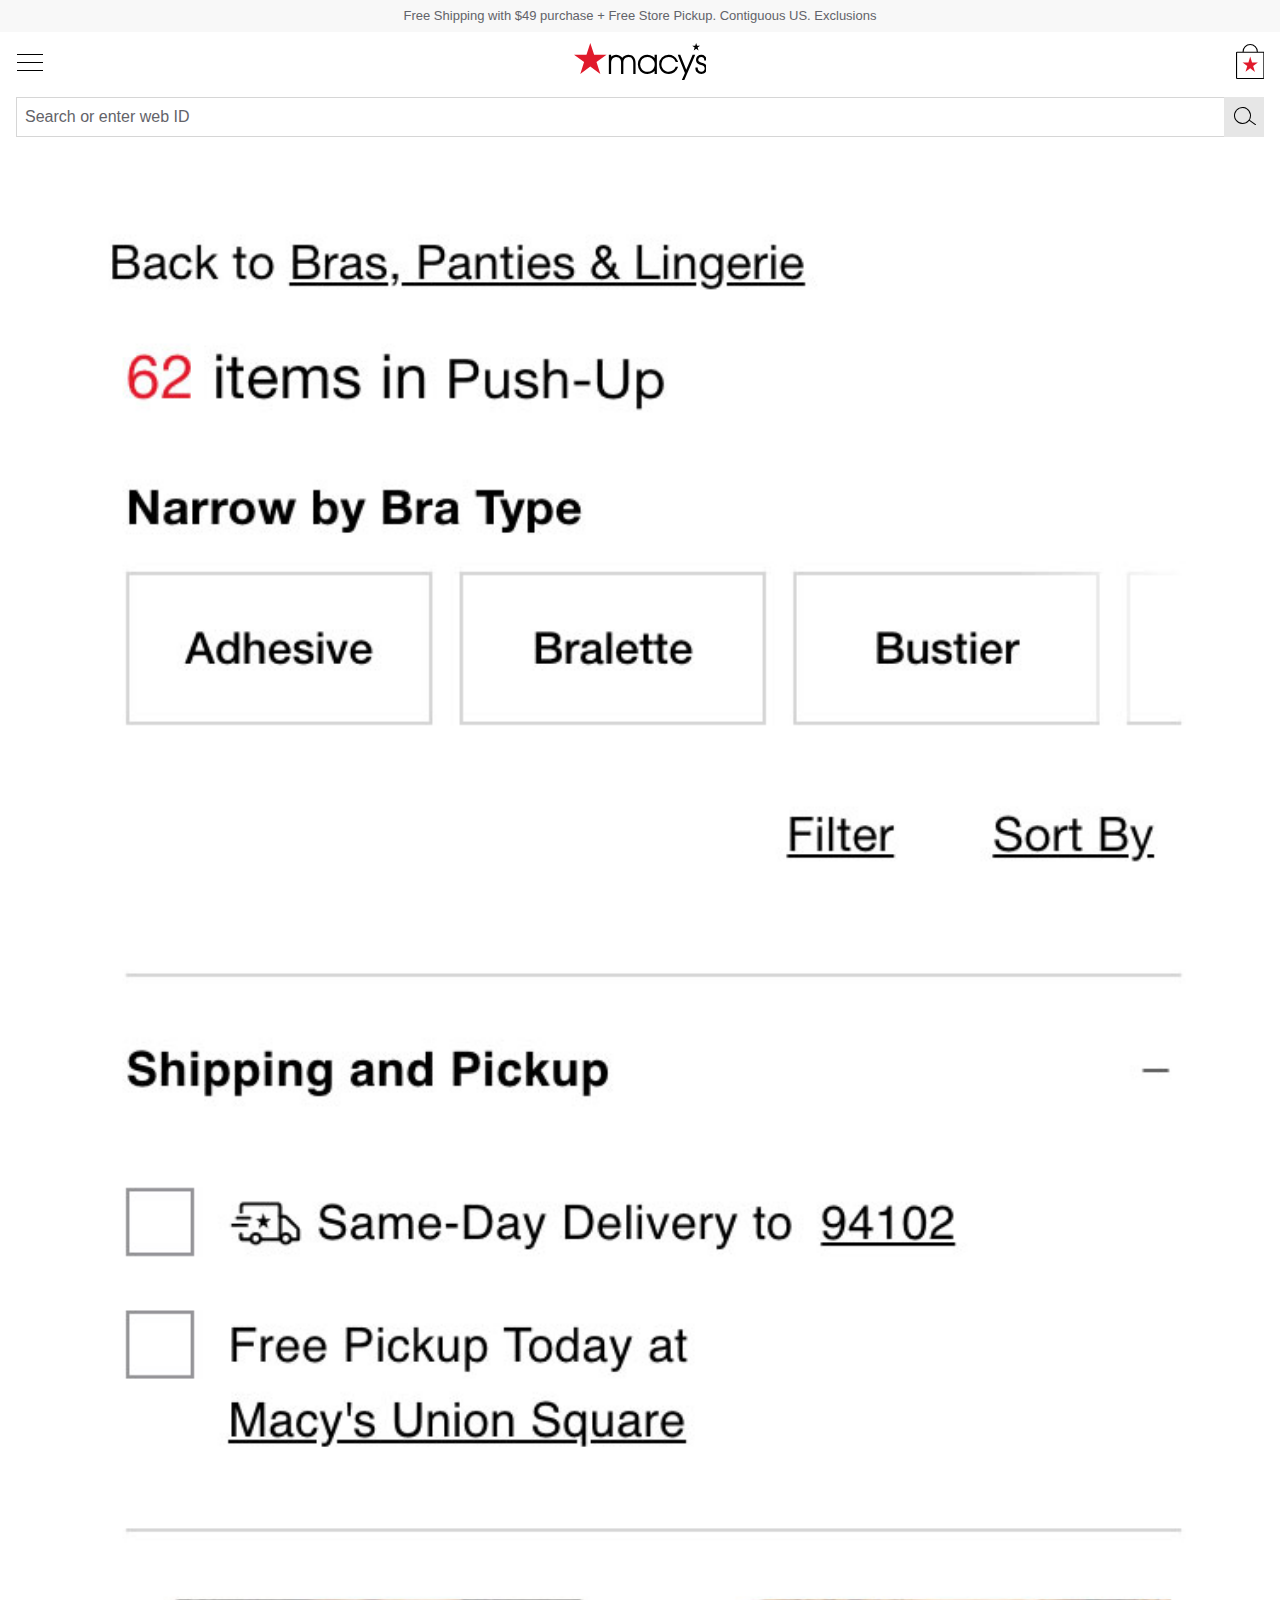
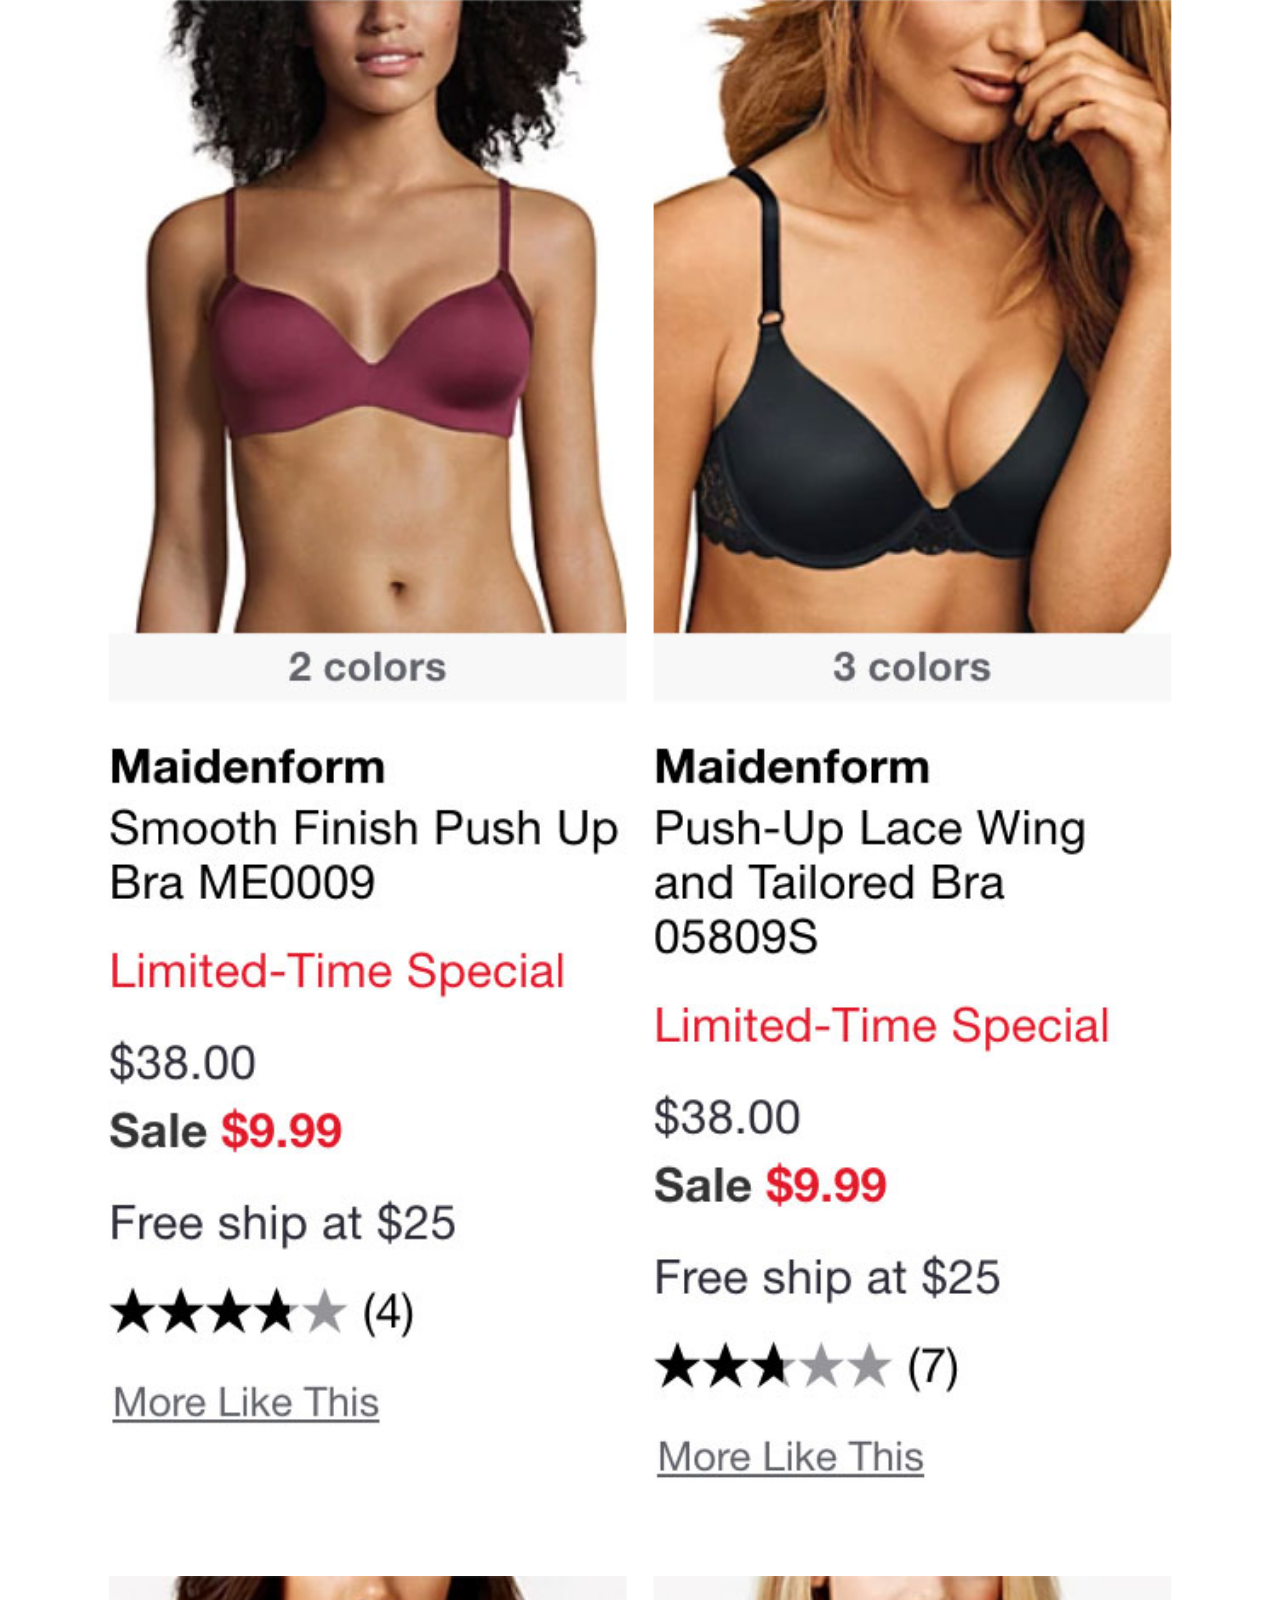
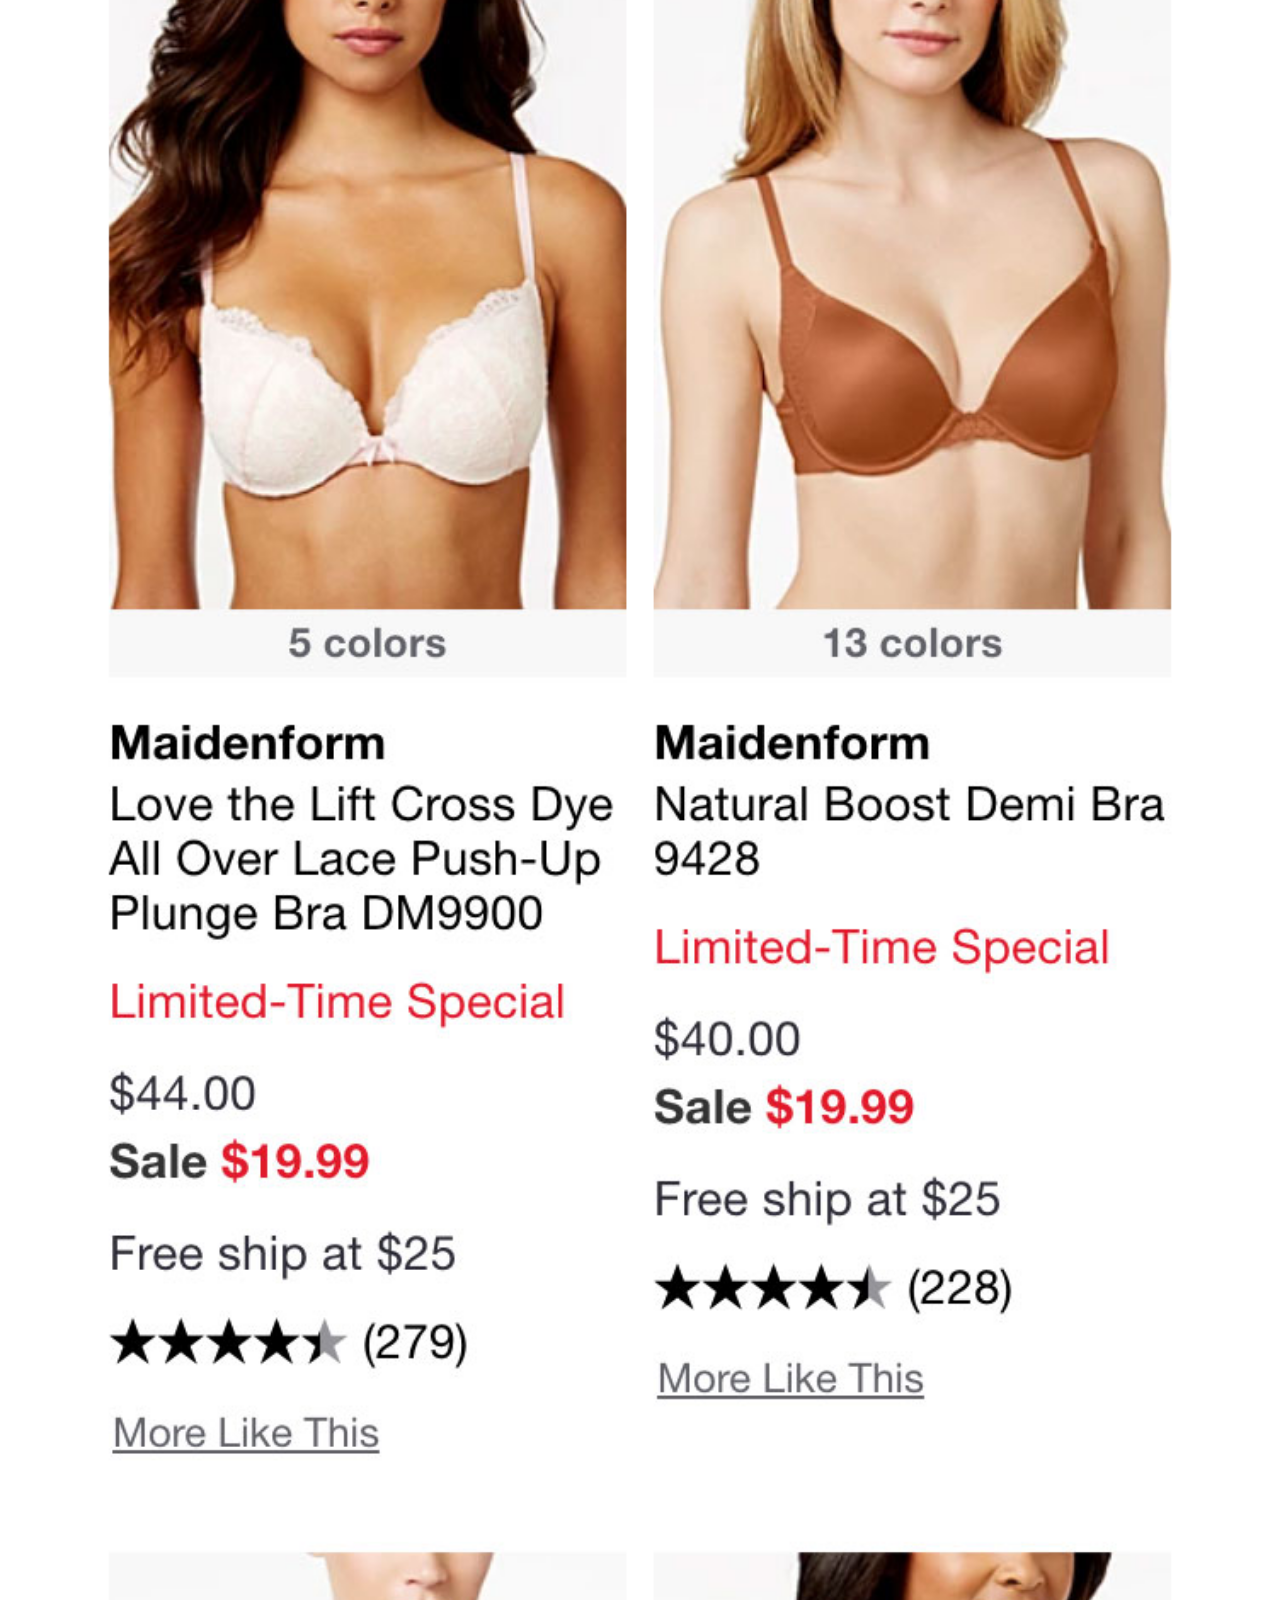
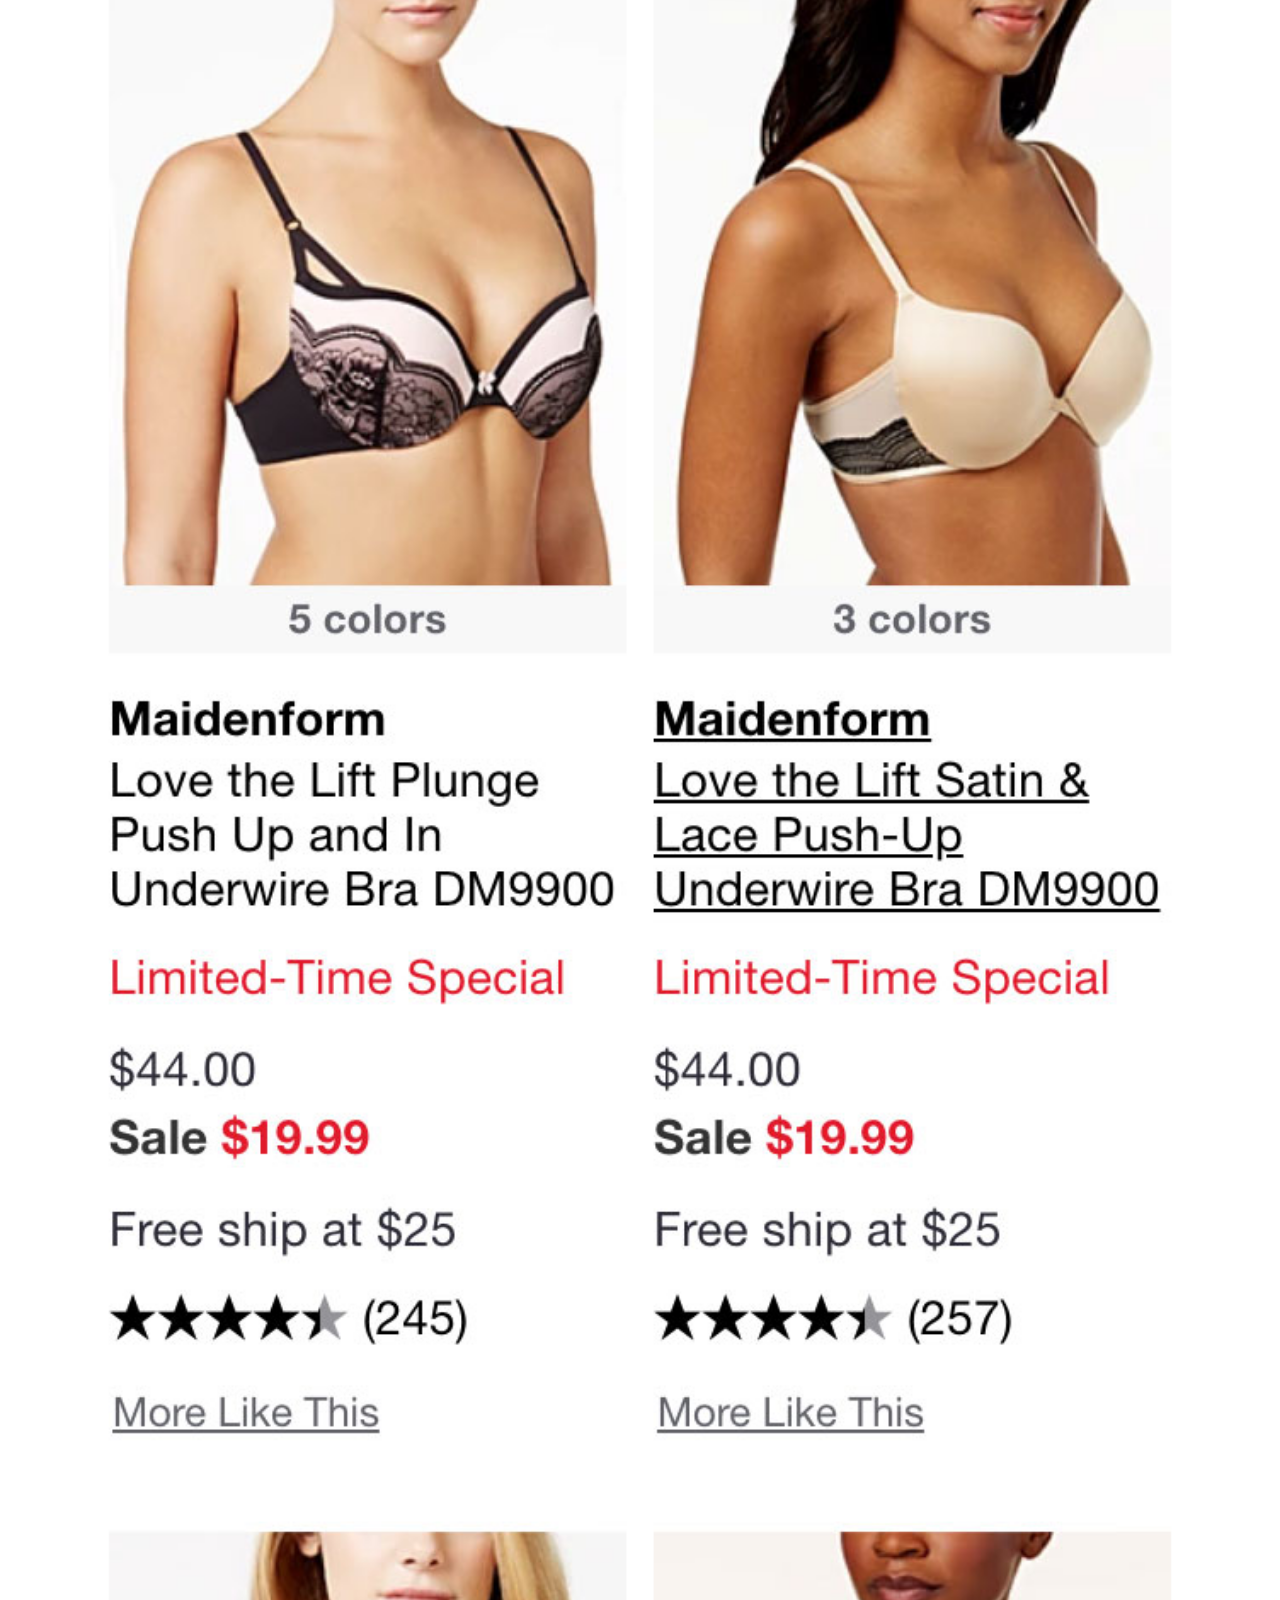
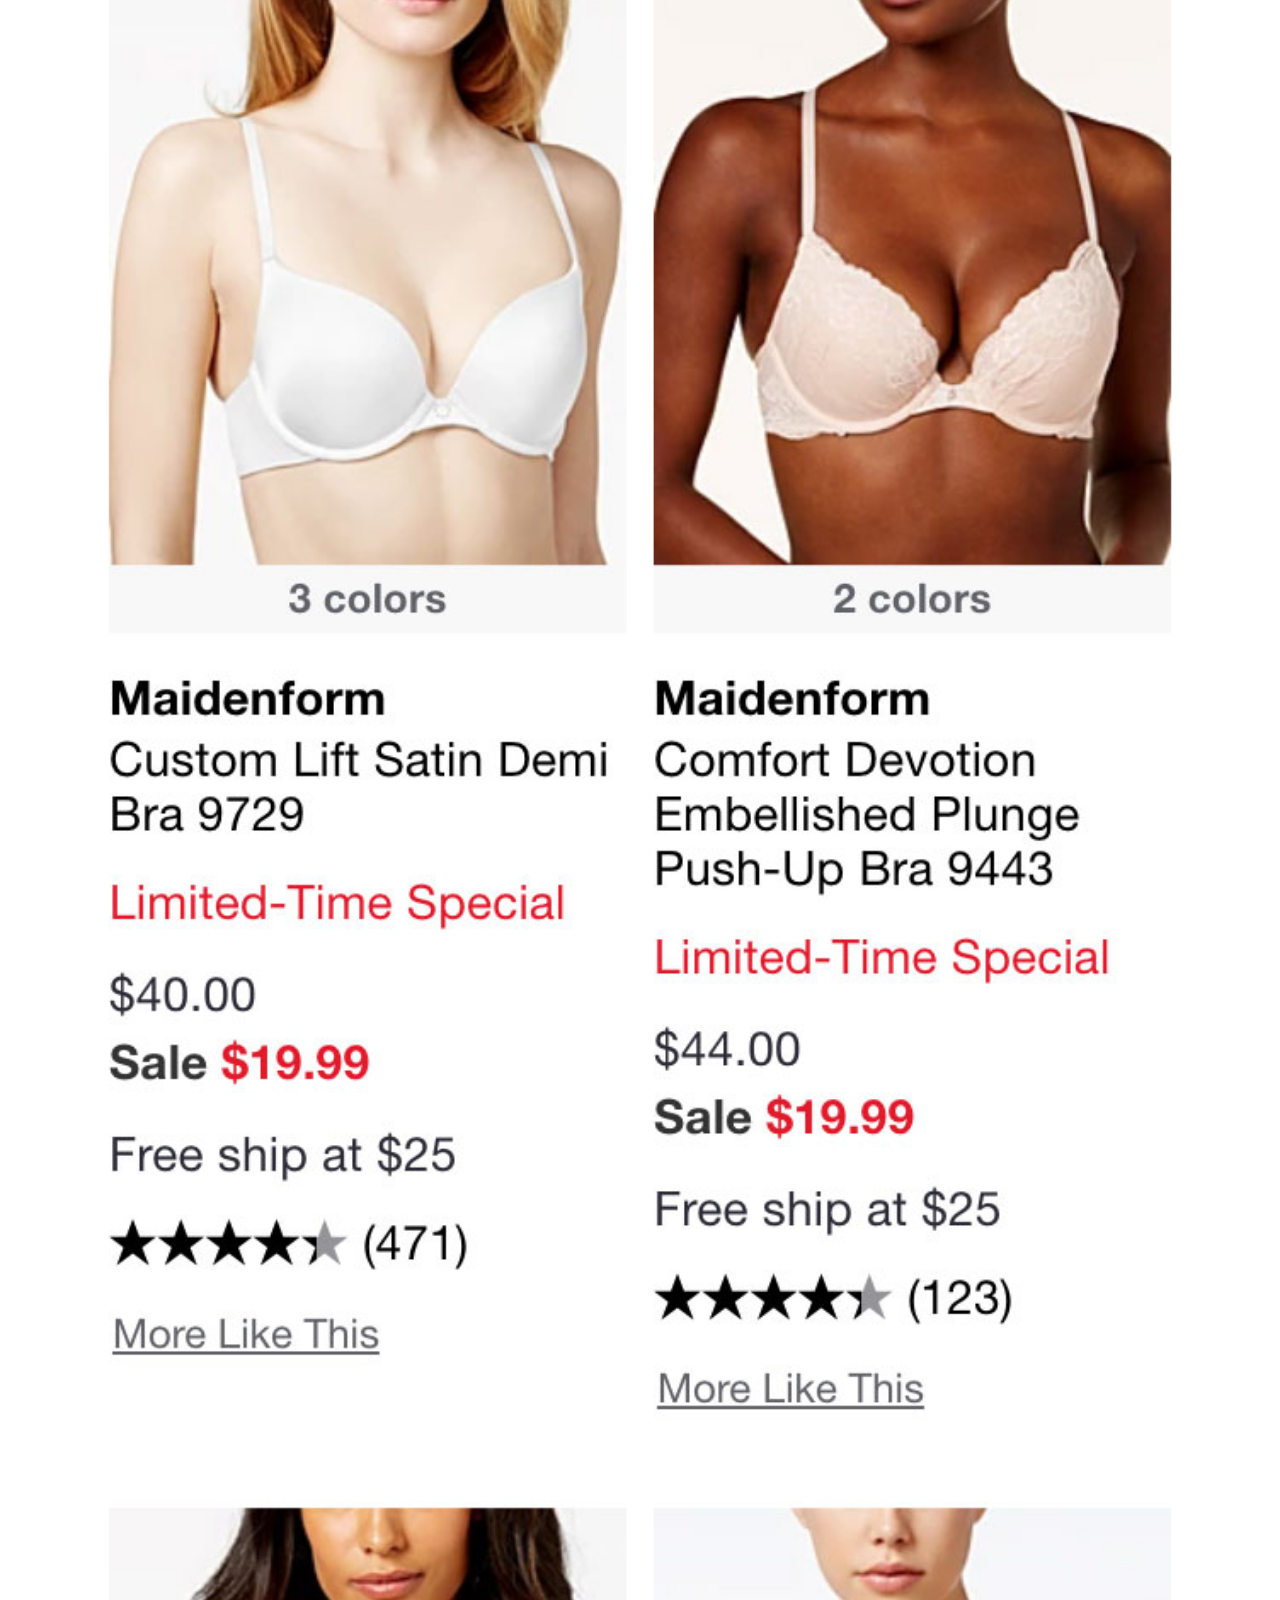
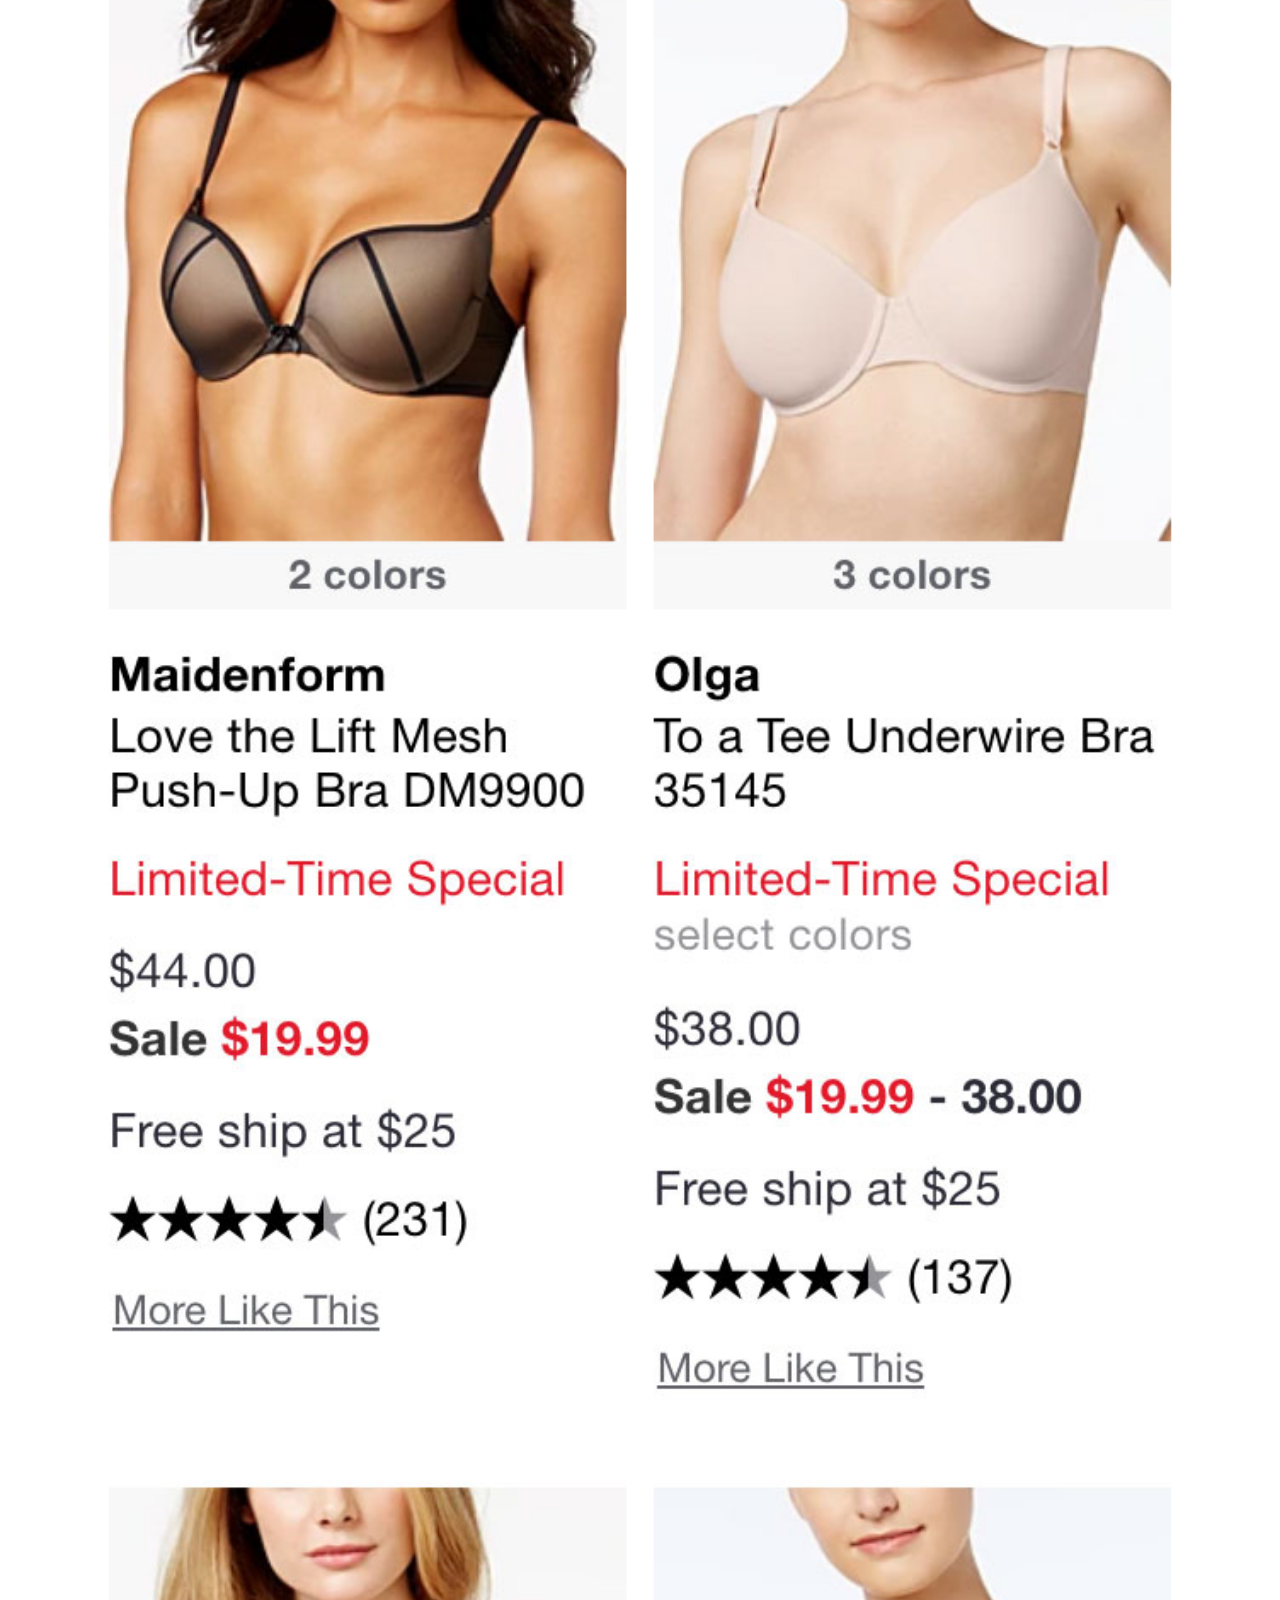
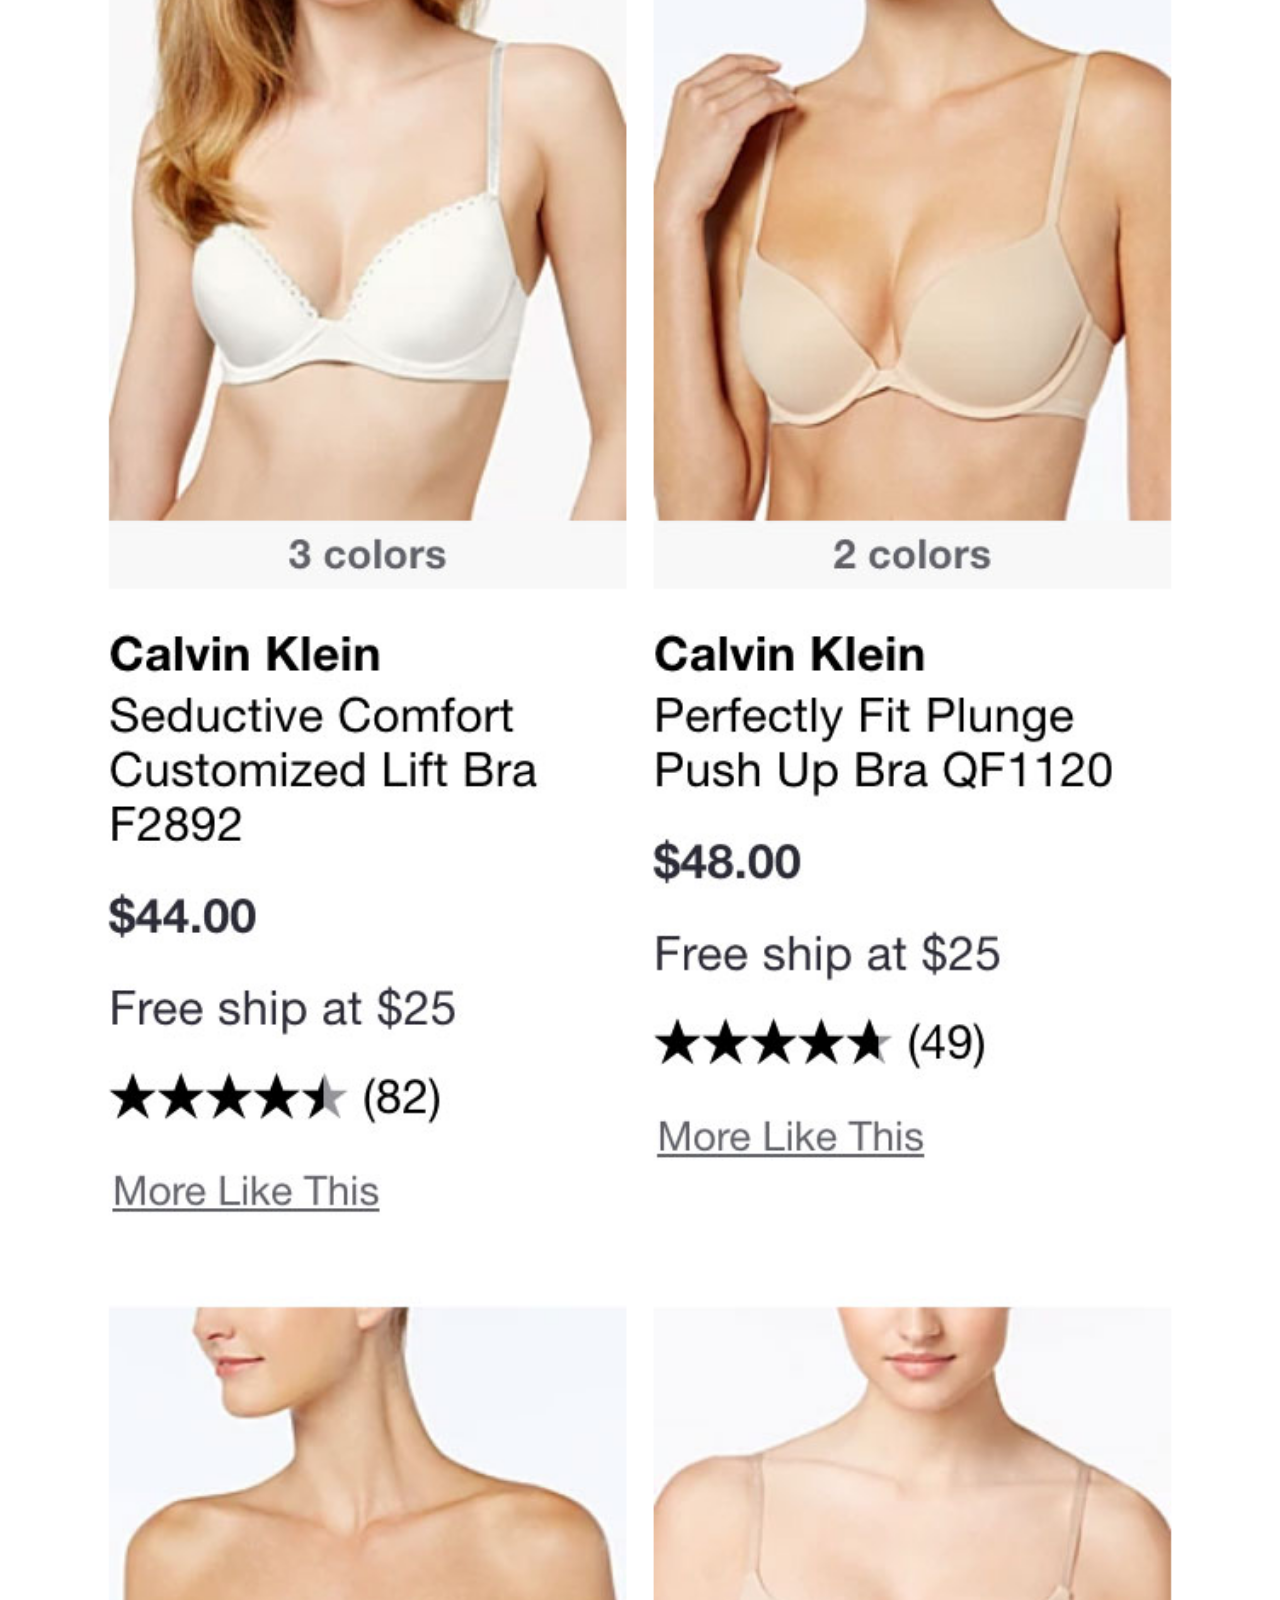
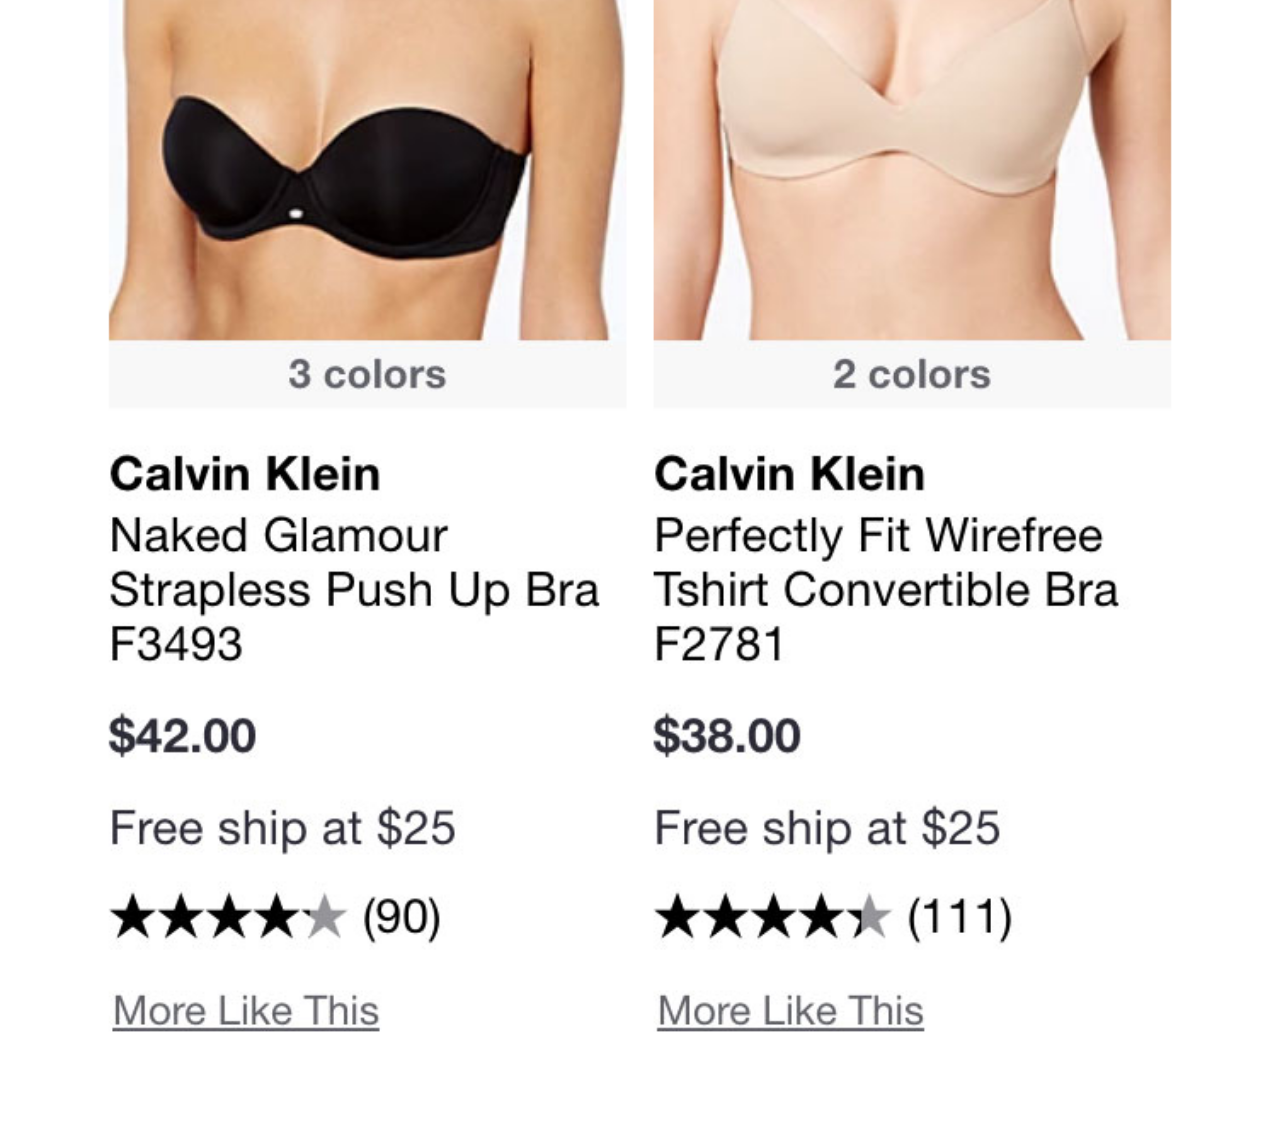
<file: bras-pushup.html>
<!DOCTYPE html>
<head>
	<meta charset="utf-8">
	<meta http-equiv="X-UA-Compatible" content="IE=edge">
	<title>Push Up Bras - Macy's</title>
	<meta name="description" content="">
	<meta name="viewport" content="width=device-width, initial-scale=1, user-scalable=0">
	<link rel="stylesheet" href="css/style-min.css">
</head>
<!-- <body class="menuA1" data-description="Menu under, Icon no change, X overlay"> -->
<!-- <body class="menuA2" data-description="Menu under, Icon turns red, X overlay"> -->
<!-- <body class="menuA3" data-description="Menu under, Icon turns to X, No X overlay"> -->
<!-- <body class="menuB1" data-description="Menu over, X overlay"> -->
<!-- <body class="menuB2" data-description="Menu over, No X overlay"> -->
<body>


<div class="header">
		<div class="top-bar"> <!-- TOP BAR START -->
		Free Shipping with $49 purchase + Free Store Pickup. Contiguous US. <a href="#">Exclusions</a>
	</div> <!-- TOP BAR END -->
	<div class="inset">
		<a href="index.html"><div class="logo">
			<svg xmlns="http://www.w3.org/2000/svg" viewBox="0 0 416 117.183">
				<path id="macy_s" data-name="macy&apos;s" d="M450.659,66.18c3.719,2.814,5.671,6.924,5.967,12.563a17.1,17.1,0,0,1-.982,6.833,16.8,16.8,0,0,1-3.608,5.855,17.27,17.27,0,0,1-5.881,4.092,18.329,18.329,0,0,1-7.141,1.423,20.3,20.3,0,0,1-7.705-1.516A18.384,18.384,0,0,1,425,91.1a16.4,16.4,0,0,1-3.307-5.216,16.841,16.841,0,0,1-1.127-6.118l.13-3.184,7.047-.039.042,2.478a11.081,11.081,0,0,0,3.119,7.95,11.3,11.3,0,0,0,8.11,2.976,11.43,11.43,0,0,0,4.278-.8,9.773,9.773,0,0,0,3.345-2.241,9.9,9.9,0,0,0,2.092-3.264,10.767,10.767,0,0,0,.736-3.988l-.007-.357c-.081-3-.854-5.145-2.439-6.732-1.716-1.716-4.436-2.94-8.563-3.852-3.961-1.144-8-2.436-10.917-4.771-3.281-2.6-4.884-6.1-5.048-10.99,0-5.083,1.833-9.273,5.3-12.16a17.508,17.508,0,0,1,11.222-3.806,16.5,16.5,0,0,1,11.555,4.364,15.641,15.641,0,0,1,4.564,11.273l.033,2.552h-7.168l-.042-2.471a10.958,10.958,0,0,0-.664-3.758,7.49,7.49,0,0,0-1.7-2.657,7.679,7.679,0,0,0-2.782-1.717,9.975,9.975,0,0,0-3.733-.589,11.463,11.463,0,0,0-4.215.744,8.453,8.453,0,0,0-3.063,2.034,7.7,7.7,0,0,0-1.664,2.7,8.611,8.611,0,0,0-.479,3.307,7.144,7.144,0,0,0,2.357,5.534c1.484,1.267,3.754,2.267,7.594,3.345l.411.107C443.722,62.767,447.517,63.8,450.659,66.18ZM419.92,8.96,422.805.11l2.857,8.85h9.327l-7.549,5.482,2.867,8.869-7.52-5.482-7.472,5.463,2.831-8.844L410.576,8.96ZM391.883,84.147l19.909-47.152h8.026l-2.076,5.152L385.4,117.293h-7.99l10.344-23.63-9.911-25.038c-5.146-13-10.325-26.111-10.49-26.531l-2.011-5.1h7.782Zm-71.1-33.618a19.325,19.325,0,0,0-4.713,7.1,25.18,25.18,0,0,0-1.82,9.337A24.17,24.17,0,0,0,316,76.149a21.813,21.813,0,0,0,5.026,7.444,22.307,22.307,0,0,0,7.292,4.712,23.871,23.871,0,0,0,22.611-2.835,19.975,19.975,0,0,0,7.045-9.214l.572-1.7h7.779l-1.214,3.364A28.405,28.405,0,0,1,354.489,91.78a29.754,29.754,0,0,1-16.954,5.165c-9.233,0-17.087-3.252-22.7-9.4a30.626,30.626,0,0,1-7.757-20.473,29.424,29.424,0,0,1,29.968-30.074,31.449,31.449,0,0,1,15.847,4.349,28.313,28.313,0,0,1,12.333,15.193l1.175,3.342H358.68l-.592-1.662a20.944,20.944,0,0,0-8.825-10.864,22.988,22.988,0,0,0-11.837-3.364,24.272,24.272,0,0,0-8.991,1.549A25.656,25.656,0,0,0,320.784,50.528ZM292.805,36.994h7.177v59.94h-7.177V87.042a27.686,27.686,0,0,1-6.691,5.709,30,30,0,0,1-15.794,4.189c-11.368,0-18.392-5.209-22.282-9.581a30.917,30.917,0,0,1,.007-40.791c3.886-4.365,10.908-9.575,22.276-9.575a30.528,30.528,0,0,1,17.139,5.158,27.9,27.9,0,0,1,5.347,4.679Zm.026,33.813a21.875,21.875,0,0,0,.272-4.349,23.267,23.267,0,0,0-.41-4.46,20.364,20.364,0,0,0-1.2-3.959,21.648,21.648,0,0,0-8.24-10.227,23.3,23.3,0,0,0-12.938-3.823,22.674,22.674,0,0,0-16.281,6.554,23.066,23.066,0,0,0-6.51,16.423,24.154,24.154,0,0,0,5.94,15.842c4.21,4.669,10.14,7.136,17.148,7.136a21.843,21.843,0,0,0,21.116-15.014A20.591,20.591,0,0,0,292.831,70.808ZM226.552,42.932a20.688,20.688,0,0,1,5.1,8.734,40.925,40.925,0,0,1,1.613,12.1V96.934H226.1V63.77a33.748,33.748,0,0,0-1.243-9.812,14.641,14.641,0,0,0-3.485-6.113,11.558,11.558,0,0,0-4.437-2.854,19.056,19.056,0,0,0-12.718.214,12.652,12.652,0,0,0-5.535,4.015,14.938,14.938,0,0,0-2.954,5.822,38.591,38.591,0,0,0-.673,8.727V96.934h-7.174l.02-34.746a28.08,28.08,0,0,0-.917-8.042A14.411,14.411,0,0,0,184.53,49.4a12.958,12.958,0,0,0-4.936-3.871,19.18,19.18,0,0,0-7.31-1.537,13.61,13.61,0,0,0-6.25,1.261,12.39,12.39,0,0,0-4.765,3.651,16.239,16.239,0,0,0-3.345,6,28.017,28.017,0,0,0-1.091,8.369V96.934h-7.177V36.994h7.177v6.445A20.729,20.729,0,0,1,163.1,39a22.363,22.363,0,0,1,9.254-2,25.174,25.174,0,0,1,9.732,1.841,19.342,19.342,0,0,1,7.484,5.45,15.244,15.244,0,0,1,1.878,2.754,20.766,20.766,0,0,1,2.176-2.841,21.373,21.373,0,0,1,7.585-5.314,26.183,26.183,0,0,1,18.289-.429A19.17,19.17,0,0,1,226.552,42.932Z" transform="translate(-40.655 -0.11)" fill-rule="evenodd"></path>
				<path id="star" d="M50.962.11,62.947,37h38.865L70.365,59.866,82.393,96.936,50.914,74,19.622,96.828l11.965-36.9L0,37H38.991Z" transform="translate(0 -0.11)" fill="#e01a2b" fill-rule="evenodd"></path>
			</svg>
		</div></a>
		<div class="bag">
			<a href="#">
				<svg class="icon" xmlns="http://www.w3.org/2000/svg" viewBox="0 0 19.5 24">
					<path id="bag" d="M20.75,8h-18V25.25h18Zm-4.5-.75a4.5,4.5,0,0,0-9,0Zm-9.75,0a5.25,5.25,0,0,1,10.5,0h3.75A.75.75,0,0,1,21.5,8V25.25a.75.75,0,0,1-.75.75h-18A.75.75,0,0,1,2,25.25V8a.75.75,0,0,1,.75-.75Z" transform="translate(-2 -2)"/></path>
					<path id="star" d="M16.5,24,13.25,21.51l-3.225,2.475,1.23-4L8,17.5h4.02l1.238-4,1.238,4H18.5L15.26,19.98Z" transform="translate(-3.5 -4.875)" fill="#e01a2b" fill-rule="evenodd"/></path>
				</svg>
			</a>
		</div>
		<div class="menu-button">
			<div class="burger-icon">
				<div class="burger-line burger-top"></div>
				<div class="burger-line burger-middle"></div>
				<div class="burger-line burger-bottom"></div>
			</div>
		</div>
	</div>
	<div class="search-input">
		<input type="text" placeholder="Search or enter web ID">
		<a class="input-button">
			<svg class="icon" xmlns="http://www.w3.org/2000/svg" width="22.024" height="18.182" viewBox="0 0 22.024 18.182" fill="#000000">
				<path id="Icon" d="M22.8,18.26l-6-4.38A8.37,8.37,0,0,0,18,9.5a8.51,8.51,0,1,0-1.79,5.21l6,4.36a.52.52,0,0,0,.29.09.5.5,0,0,0,.3-.9ZM9.5,17a7.49,7.49,0,1,1,5.306-2.194A7.48,7.48,0,0,1,9.5,17Z" transform="translate(-0.979 -0.978)"/></path>
			</svg>
		</a>
	</div>
</div>

<div class="menu-drawer-x">
	<svg xmlns="http://www.w3.org/2000/svg" width="15.991" height="15.995" viewBox="0 0 15.991 15.995"><defs><style>.a8080{fill:#fff;}</style></defs><path class="a8080" d="M8.75,8,15.84.91a.53.53,0,0,0-.75-.75L8,7.25.91.16A.53.53,0,0,0,.16.91L7.25,8,.16,15.09a.53.53,0,0,0,0,.75A.5.5,0,0,0,.53,16a.51.51,0,0,0,.38-.16L8,8.75l7.09,7.09a.51.51,0,0,0,.38.16.5.5,0,0,0,.37-.16.53.53,0,0,0,0-.75Z" transform="translate(-0.005 -0.005)"></path></svg>
</div>

<div class="menu-drawer">
	<!-- Back Bar ------------------------------>
	<div class="back-bar">
		<div class="row row-header"><div class="category">&nbsp;</div><div class="icon-back"></div></div>
	</div>
	<div class="menu-slider">
		<!-- Main Menu ------------------------------>
		<div class="group l1 active" data-group="1">
			<div class="rows">
				<div class="search-input">
					<input type="text" placeholder="Search or enter web ID">
					<a class="input-button">
						<svg class="icon" xmlns="http://www.w3.org/2000/svg" width="22.024" height="18.182" viewBox="0 0 22.024 18.182" fill="#000000">
							<path id="Icon" d="M22.8,18.26l-6-4.38A8.37,8.37,0,0,0,18,9.5a8.51,8.51,0,1,0-1.79,5.21l6,4.36a.52.52,0,0,0,.29.09.5.5,0,0,0,.3-.9ZM9.5,17a7.49,7.49,0,1,1,5.306-2.194A7.48,7.48,0,0,1,9.5,17Z" transform="translate(-0.979 -0.978)"/></path>
						</svg>
					</a>
				</div>
				<!-- <div class="row-divider row-divider-for-search-input"><div class="divider"></div></div> -->
				<div class="top-links">
					<div class="row" data-id="102" data-child="202"><span><div class="icon-left"><svg xmlns="http://www.w3.org/2000/svg" width="22.001" height="20" viewBox="0 0 22.001 20"><path d="M0,20l.05-.95A7.659,7.659,0,0,1,7.661,12h6.658v.05a7.658,7.658,0,0,1,7.611,7L22,20Zm1.05-1H20.92a6.661,6.661,0,0,0-6.6-6H7.661A6.671,6.671,0,0,0,1.05,19ZM6,5a5,5,0,1,1,5,5A5,5,0,0,1,6,5ZM7,5a4,4,0,1,0,4-4A4,4,0,0,0,7,5Z"></path></svg></div>My Account</span><div class="icon-right"></div></div>
					<div class="row"><span><div class="icon-left"><svg xmlns="http://www.w3.org/2000/svg" viewBox="0 0 22 20.96"><path id="Path" d="M11.01.52,8.43,8.51H0l6.83,4.96L4.24,21.45,11,16.51l6.8,4.97-2.6-8.02L22,8.51H13.6Z" transform="translate(0 -0.52)" fill="#e01a2b"></path><path id="Path-2" data-name="Path" d="M6.83,13.47l8.37-.01L0,8.51Z" transform="translate(0 -0.52)" fill="#ab0000"></path><path id="Path-3" data-name="Path" d="M6.83,13.47,4.24,21.45,22,8.51Z" transform="translate(0 -0.52)" fill="#c11221"></path></svg></div>Earn Star Rewards</span><div class="icon-right"></div></div>
					<div class="row complex">
						<div class="icon-left">
							<svg xmlns="http://www.w3.org/2000/svg" viewBox="0 0 22.001 20">
								<path id="Icon" d="M-6029,20a1,1,0,0,1-1-1V1a1,1,0,0,1,1-1h20a1,1,0,0,1,1,1V19a1,1,0,0,1-1,1Zm10.549-1H-6009V1h-9.451ZM-6029,19h9.449V1H-6029Zm13-8V8h1v3Zm-7,0V8h1v3Z" transform="translate(6030)"/></path>
							</svg>
						</div>
						<div class="lockup">
							Macy's Union Square
							<div class="secondary-message"><span class="green">Open</span> until 9 PM</div>
						</div>
						<div class="icon-right"></div>
					</div>
				</div>
				<div class="row-divider"><div class="divider"></div></div>
				<div class="row title">Shop By Department</div>
				<div class="row" data-id="201.1" data-child="301"><span>Women</span><div class="icon-right"></div></div>
				<div class="row" data-id="201.2" data-child="302"><span>Men</span><div class="icon-right"></div></div>
				<div class="row" data-id="201.3" data-child="303"><span>Kids & Baby</span><div class="icon-right"></div></div>
				<div class="row" data-id="201.4" data-child="304"><span>Home</span><div class="icon-right"></div></div>
				<div class="row" data-id="201.5" data-child="305"><span>Shoes</span><div class="icon-right"></div></div>
				<div class="row" data-id="201.6" data-child="306"><span>Handbags & Accessories</span><div class="icon-right"></div></div>
				<div class="row" data-id="201.7" data-child="307"><span>Beauty</span><div class="icon-right"></div></div>
				<div class="row" data-id="201.8" data-child="308"><span>Furniture</span><div class="icon-right"></div></div>
				<div class="row" data-id="201.9" data-child="309"><span>Bed & Bath</span><div class="icon-right"></div></div>
				<div class="row" data-id="201.10" data-child="311"><span>Jewelry</span><div class="icon-right"></div></div>
				<div class="row" data-id="201.11" data-child="312"><span>Watches</span><div class="icon-right"></div></div>
				<div class="row" data-id="201.12" data-child="313"><span>Juniors</span><div class="icon-right"></div></div>
				<div class="row" data-id="201.13" data-child="314"><span>Plus Size</span><div class="icon-right"></div></div>
				<div class="row" data-id="201.14" data-child="315"><span>Sports Fan Shop</span><div class="icon-right"></div></div>
				<div class="row"><span>The Edit</span><div class="icon-right"></div></div>
				<div class="row" data-id="201.15" data-child="316"><span>Holiday Lane</span><div class="icon-right"></div></div>
				<a href="sale-clearance.html"><div class="row"><span>Sale & Clearance</span><div class="icon-right"></div></div></a>
				<!-- <div class="row" data-id="101" data-child="201"><span><strong>Shop By Department</strong></span><div class="icon-right"></div></div> -->
				<div class="row-divider"><div class="divider"></div></div>
				<div class="bottom-links">
					<div class="row"><span><div class="icon-left"><svg xmlns="http://www.w3.org/2000/svg" width="16" height="21.999" viewBox="0 0 16 21.999"><path d="M-6027.64,14.729a16.627,16.627,0,0,1-2.179-5.059A7.666,7.666,0,0,1-6030,8a8,8,0,0,1,8-8,8,8,0,0,1,8,8,7.659,7.659,0,0,1-.18,1.651,16.6,16.6,0,0,1-2.179,5.059A47.367,47.367,0,0,1-6022,22,47.329,47.329,0,0,1-6027.64,14.729ZM-6029,8a7,7,0,0,0,.15,1.441,15.147,15.147,0,0,0,2.06,4.74,45.105,45.105,0,0,0,4.79,6.339,44.924,44.924,0,0,0,4.79-6.32,15.15,15.15,0,0,0,2.061-4.74A7.26,7.26,0,0,0-6015,8a7,7,0,0,0-7-7A7,7,0,0,0-6029,8Zm3,0a4,4,0,0,1,4-4,4,4,0,0,1,4,4,4,4,0,0,1-4,4A4,4,0,0,1-6026,8Zm1,0a3,3,0,0,0,3,3,3,3,0,0,0,3-3,3,3,0,0,0-3-3A3,3,0,0,0-6025,8Z" transform="translate(6030)"></path></svg></div>Stores</span><div class="icon-right"></div></div>
					<div class="row"><span><div class="icon-left"><svg xmlns="http://www.w3.org/2000/svg" width="22.005" height="22.011" viewBox="0 0 22.005 22.011"><defs><style>.a9898{fill-rule:evenodd;}</style></defs><path class="a9898" d="M8.661,0a2,2,0,0,1,1.41.584h0L21.42,11.941a2,2,0,0,1,0,2.829h0l-6.656,6.655a2,2,0,0,1-2.829,0h0L.586,10.077A1.994,1.994,0,0,1,0,8.665H0V2A2,2,0,0,1,2,0H8.661Zm0,1H2A1,1,0,0,0,1,2H1V8.665a1,1,0,0,0,.292.7h0L12.641,20.718a1,1,0,0,0,1.415,0h0l6.656-6.655a1,1,0,0,0,0-1.415h0L9.364,1.291A.992.992,0,0,0,8.659,1ZM5.5,3A2.5,2.5,0,1,1,3,5.5,2.5,2.5,0,0,1,5.5,3Zm0,1A1.5,1.5,0,1,0,7,5.5,1.5,1.5,0,0,0,5.5,4Z" transform="translate(0 0)"></path></svg></div>Deals</span><div class="icon-right"></div></div>
					<!-- <div class="row"><span>Lists</span><div class="icon-right"></div></div> -->
					<!-- <div class="row" data-id="103" data-child="203"><span><div class="icon-left"><svg xmlns="http://www.w3.org/2000/svg" width="22.001" height="18" viewBox="0 0 22.001 18"><path d="M-6028,18a2,2,0,0,1-2-2V2a2,2,0,0,1,2-2h18a2,2,0,0,1,2,2V16a2,2,0,0,1-2,2Zm-1-16V16a1,1,0,0,0,1,1h18a1,1,0,0,0,1-1V2a1,1,0,0,0-1-1h-18A1,1,0,0,0-6029,2Zm10,9.632-3.078,2.356,1.177-3.812-3.1-2.365h3.833L-6018.989,4l1.167,3.812H-6014l-3.089,2.355,1.177,3.833Z" transform="translate(6030)"></path></svg></div>Gifts</span><div class="icon-right"></div></div> -->
					<a href="gift-cards.html"><div class="row"><span><div class="icon-left"><svg xmlns="http://www.w3.org/2000/svg" width="22.001" height="18" viewBox="0 0 22.001 18"><path d="M-6028,18a2,2,0,0,1-2-2V2a2,2,0,0,1,2-2h18a2,2,0,0,1,2,2V16a2,2,0,0,1-2,2Zm-1-16V16a1,1,0,0,0,1,1h18a1,1,0,0,0,1-1V2a1,1,0,0,0-1-1h-18A1,1,0,0,0-6029,2Zm10,9.632-3.078,2.356,1.177-3.812-3.1-2.365h3.833L-6018.989,4l1.167,3.812H-6014l-3.089,2.355,1.177,3.833Z" transform="translate(6030)"></path></svg></div>Gift Cards</span><div class="icon-right"></div></div></a>
					<div class="row"><span><div class="icon-left"><svg xmlns="http://www.w3.org/2000/svg" width="19" height="19.55" viewBox="0 0 19 19.55"><path d="M18.363,4.28H13.928a2.288,2.288,0,0,0,.364-.31,2.6,2.6,0,0,0,.537-.882,2.552,2.552,0,0,0,.155-.919,2.142,2.142,0,0,0-.228-.951,2.147,2.147,0,0,0-.98-.941,2.71,2.71,0,0,0-.716-.23,2.857,2.857,0,0,0-.966-.009,2.953,2.953,0,0,0-.739.241,3.193,3.193,0,0,0-.606.384,3.875,3.875,0,0,0-.567.548,4.8,4.8,0,0,0-.476.653c-.084.138-.152.263-.206.371-.054-.108-.121-.233-.206-.371a4.937,4.937,0,0,0-.473-.652A3.985,3.985,0,0,0,8.252.662,3.2,3.2,0,0,0,7.645.278,2.926,2.926,0,0,0,6.9.037a2.825,2.825,0,0,0-.965.009,2.708,2.708,0,0,0-.713.229,2.163,2.163,0,0,0-.511.336,2.071,2.071,0,0,0-.7,1.56,2.6,2.6,0,0,0,.694,1.8,2.281,2.281,0,0,0,.364.31H.637A.638.638,0,0,0,0,4.917V8.792a.637.637,0,0,0,.637.637h.428v9.129a1,1,0,0,0,.993.993H16.941a.994.994,0,0,0,.993-.993V9.428h.429A.638.638,0,0,0,19,8.792V4.917a.638.638,0,0,0-.637-.637M10,3.4a3.658,3.658,0,0,1,.18-.537,4.1,4.1,0,0,1,.279-.541,3.892,3.892,0,0,1,.387-.532,2.955,2.955,0,0,1,.446-.433,2.28,2.28,0,0,1,.442-.283,1.981,1.981,0,0,1,.506-.166,1.817,1.817,0,0,1,.306-.025,2.069,2.069,0,0,1,.356.031,1.843,1.843,0,0,1,.479.152,1.29,1.29,0,0,1,.309.2,1.265,1.265,0,0,1,.276.349,1.272,1.272,0,0,1,.13.57,1.669,1.669,0,0,1-.1.593,1.728,1.728,0,0,1-.349.577,1.8,1.8,0,0,1-.618.41,4.417,4.417,0,0,1-.962.272,7.192,7.192,0,0,1-1.918.2l-.106-.05a.506.506,0,0,1-.041-.1,1.03,1.03,0,0,1-.058-.278A1.279,1.279,0,0,1,10,3.4m1.008,5.138h-2.7V5.167h2.7Zm0,10.122h-2.7V9.428h2.7ZM5,2.785a1.654,1.654,0,0,1-.1-.591,1.27,1.27,0,0,1,.133-.574A1.206,1.206,0,0,1,5.3,1.273a1.339,1.339,0,0,1,.315-.2A1.827,1.827,0,0,1,6.095.918,2.045,2.045,0,0,1,6.45.887a1.783,1.783,0,0,1,.3.025,1.931,1.931,0,0,1,.507.166,2.318,2.318,0,0,1,.444.283,3.053,3.053,0,0,1,.447.434,3.916,3.916,0,0,1,.385.53,4,4,0,0,1,.278.542,3.469,3.469,0,0,1,.179.534,1.265,1.265,0,0,1,.06.415,1.012,1.012,0,0,1-.06.279.226.226,0,0,1-.1.139.236.236,0,0,1-.048.012h0a7.241,7.241,0,0,1-1.918-.2,4.443,4.443,0,0,1-.964-.273,1.8,1.8,0,0,1-.616-.41A1.718,1.718,0,0,1,5,2.785M.887,5.167H7.426V8.542H.887ZM1.951,18.558V9.428H7.426v9.236H2.058a.107.107,0,0,1-.106-.106m15.1,0a.106.106,0,0,1-.106.106H11.9V9.428h5.15ZM18.113,8.542H11.9V5.167h6.216Z" transform="translate(0 0)"></path></svg></div>Gift Ideas</span><div class="icon-right"></div></div>
					<a href="wedding-registry.html"><div class="row"><span><div class="icon-left"><svg xmlns="http://www.w3.org/2000/svg" width="22.001" height="21.999" viewBox="0 0 22.001 21.999"><path d="M-6030,22V18a2,2,0,0,1,2-2h1V13a2,2,0,0,1,2-2h1.5V8.5a1.446,1.446,0,0,1,.38-1.037,1.437,1.437,0,0,1,1-.463h6.241a1.437,1.437,0,0,1,1,.463A1.438,1.438,0,0,1-6014.5,8.5V11h1.5a2,2,0,0,1,2,2v3h1a2,2,0,0,1,2,2v4Zm1-4v3h20V18a1,1,0,0,0-1-1h-18A1,1,0,0,0-6029,18Zm17-2V13a1,1,0,0,0-1-1h-12a1,1,0,0,0-1,1v3Zm-3.5-5V8.5c0-.271-.171-.5-.38-.5h-6.241c-.21,0-.38.23-.38.5V11Zm-3.5-6.421-1.84,1.41.7-2.279L-6022,2.29h2.3L-6019,0l.709,2.29h2.29l-1.85,1.41.71,2.3Z" transform="translate(6030)"></path></svg></div>Wedding Registry</span><div class="icon-right"></div></div></a>
				</div>
			</div>
		</div>
		<!-- Shop By ------------------------------>
		<div class="group nol1" data-group="201">
			<div class="row row-header"><div class="category">Shop By Department</div></div>
			<div class="rows">
				<div class="row" data-id="201.1" data-child="301"><span>Women</span><div class="icon-right"></div></div>
				<div class="row" data-id="201.2" data-child="302"><span>Men</span><div class="icon-right"></div></div>
				<div class="row" data-id="201.3" data-child="303"><span>Kids & Baby</span><div class="icon-right"></div></div>
				<div class="row" data-id="201.4" data-child="304"><span>Home</span><div class="icon-right"></div></div>
				<div class="row" data-id="201.5" data-child="305"><span>Shoes</span><div class="icon-right"></div></div>
				<div class="row" data-id="201.6" data-child="306"><span>Handbags & Accessories</span><div class="icon-right"></div></div>
				<div class="row" data-id="201.7" data-child="307"><span>Beauty</span><div class="icon-right"></div></div>
				<div class="row" data-id="201.8" data-child="308"><span>Furniture</span><div class="icon-right"></div></div>
				<div class="row" data-id="201.9" data-child="309"><span>Bed & Bath</span><div class="icon-right"></div></div>
				<div class="row" data-id="201.10" data-child="311"><span>Jewelry</span><div class="icon-right"></div></div>
				<div class="row" data-id="201.11" data-child="312"><span>Watches</span><div class="icon-right"></div></div>
				<div class="row" data-id="201.12" data-child="313"><span>Juniors</span><div class="icon-right"></div></div>
				<div class="row" data-id="201.13" data-child="314"><span>Plus Size</span><div class="icon-right"></div></div>
				<div class="row" data-id="201.14" data-child="315"><span>Sports Fan Shop</span><div class="icon-right"></div></div>
				<div class="row"><span>The Edit</span><div class="icon-right"></div></div>
				<div class="row" data-id="201.15" data-child="316"><span>Holiday Lane</span><div class="icon-right"></div></div>
				<div class="row"><span>Sale & Clearance</span><div class="icon-right"></div></div>
			</div>
		</div>
		<!-- Women ------------------------------>
		<div class="group l2 nol1" data-group="301">
			<div class="row row-header"><div class="category">Women</div></div>
			<div class="rows">
				<div class="row"><span>Featured for Women</span><div class="icon-right"></div></div>
				<div class="row strong"><span>40-60% Off Select Active Flash Sale</span><div class="icon-right"></div></div>
				<div class="row" data-id="301.1" data-child="401"><span>Clothing</span><div class="icon-right"></div></div>
				<div class="row" data-id="301.2" data-child="402"><span>Special Sizes</span><div class="icon-right"></div></div>
				<div class="row" data-id="301.3" data-child="403"><span>Shoes</span><div class="icon-right"></div></div>
				<div class="row" data-id="301.4" data-child="404"><span>Handbags & Accessories</span><div class="icon-right"></div></div>
				<div class="row" data-id="301.5" data-child="405"><span>Jewelry & Watches</span><div class="icon-right"></div></div>
				<div class="row" data-id="301.6" data-child="406"><span>Beauty</span><div class="icon-right"></div></div>
			<!-- <div class="row" data-id="301.7" data-child="407"><span>Designer & Contemporary</span><div class="icon-right"></div></div> -->
				<div class="row" data-id="301.8" data-child="408"><span>Brands</span><div class="icon-right"></div></div>
			<!-- <div class="row" data-id="301.9" data-child="409"><span>Shop By Occasion</span><div class="icon-right"></div></div> -->
				<div class="row" data-id="301.10" data-child="410"><span>New & Now</span><div class="icon-right"></div></div>
				<div class="row"><span>Sale & Clearance</span><div class="icon-right"></div></div>
			<!-- <div class="row"><span>Free People $49.99 & Under</span><div class="icon-right"></div></div> -->
			</div>
		</div>
		<!-- Women / Clothing ------------------------------>
		<div class="group nol1" data-group="401">
			<div class="row row-header"><div class="category">Women's Clothing</div></div>
			<div class="rows">
				<div class="row"><span>All Women's Clothing</span><div class="icon-right"></div></div>
				<div class="row"><span>Activewear</span><div class="icon-right"></div></div>
				<div class="row" data-id="401.1" data-child="501"><span>Bras, Panties & Lingerie</span><div class="icon-right"></div></div>
				<div class="row"><span>Cashmere</span><div class="icon-right"></div></div>
				<div class="row"><span>Coats</span><div class="icon-right"></div></div>
				<a href="dresses.html"><div class="row"><span>Dresses</span><div class="icon-right"></div></div></a>
				<div class="row"><span>Jackets & Blazers</span><div class="icon-right"></div></div>
				<div class="row"><span>Jeans</span><div class="icon-right"></div></div>
				<div class="row"><span>Jumpsuits & Rompers</span><div class="icon-right"></div></div>
				<div class="row"><span>Pajamas, Robes & Loungewear</span><div class="icon-right"></div></div>
				<div class="row"><span>Pants & Leggings</span><div class="icon-right"></div></div>
				<div class="row"><span>Skirts</span><div class="icon-right"></div></div>
				<div class="row"><span>Suits & Suit Separates</span><div class="icon-right"></div></div>
				<div class="row"><span>Sweaters</span><div class="icon-right"></div></div>
				<a href="women-swimwear.html"><div class="row"><span>Swimwear</span><div class="icon-right"></div></div></a>
				<div class="row"><span>Tops</span><div class="icon-right"></div></div>
				<div class="row" data-id="401.2" data-child="502"><span>Shop By Occasion</span><div class="icon-right"></div></div>
			</div>
		</div>
		<!-- Women / Clothing / Bras, Panties & Lingerie ------------------------------>
		<div class="group nol1" data-group="501">
			<div class="row row-header"><div class="category">Bras, Panties & Lingerie</div></div>
			<div class="rows">
				<div class="row"><span>Featured For Bras, Panties & Lingerie</span><div class="icon-right"></div></div>
				<div class="row" data-id="501.1" data-child="601"><span>Bras</span><div class="icon-right"></div></div>
				<div class="row" data-id="501.2" data-child="602"><span>Panties</span><div class="icon-right"></div></div>
				<div class="row"><span>Lingerie</span><div class="icon-right"></div></div>
				<div class="row"><span>Shapewear</span><div class="icon-right"></div></div>
				<div class="row"><span>Tights, Socks & Pantyhose</span><div class="icon-right"></div></div>
				<div class="row"><span>Plus Size Bras, Panties & Lingerie</span><div class="icon-right"></div></div>
				<div class="row" data-id="501.3" data-child="603"><span>Pajamas, Robes & Loungewear</span><div class="icon-right"></div></div>
				<div class="row" data-id="501.4" data-child="604"><span>New & Now</span><div class="icon-right"></div></div>
				<div class="row" data-id="501.5" data-child="605"><span>Lingerie Guides</span><div class="icon-right"></div></div>
				<div class="row"><span>Sale & Clearance</span><div class="icon-right"></div></div>
			</div>
		</div>
		<!-- Women / Clothing / Bras, Panties & Lingerie / Bras ------------------------------>
		<div class="group nol1" data-group="601">
			<div class="row row-header"><div class="category">Bras</div></div>
			<div class="rows">
				<div class="row"><span>All Bras</span><div class="icon-right"></div></div>
				<div class="row"><span>Comfort</span><div class="icon-right"></div></div>
				<div class="row"><span>Full Coverage</span><div class="icon-right"></div></div>
				<div class="row"><span>Minimizer</span><div class="icon-right"></div></div>
				<div class="row"><span>Nursing & Maternity</span><div class="icon-right"></div></div>
				<a href="bras-pushup.html"><div class="row"><span>Push-Up</span><div class="icon-right"></div></div></a>
				<div class="row"><span>Smoothing</span><div class="icon-right"></div></div>
				<div class="row"><span>Sports</span><div class="icon-right"></div></div>
				<div class="row"><span>Strapless</span><div class="icon-right"></div></div>
				<div class="row"><span>Wireless</span><div class="icon-right"></div></div>
			</div>
		</div>
		<!-- Women / Clothing / Bras, Panties & Lingerie / Panties ------------------------------>
		<div class="group nol1" data-group="602">
			<div class="row row-header"><div class="category">Panties</div></div>
			<div class="rows">
				<div class="row"><span>All Panties</span><div class="icon-right"></div></div>
				<div class="row"><span>Bikini</span><div class="icon-right"></div></div>
				<div class="row"><span>Boy Short</span><div class="icon-right"></div></div>
				<div class="row"><span>Brief</span><div class="icon-right"></div></div>
				<div class="row"><span>High-Cut</span><div class="icon-right"></div></div>
				<div class="row"><span>Hipster</span><div class="icon-right"></div></div>
				<div class="row"><span>Thong</span><div class="icon-right"></div></div>
			</div>
		</div>
		<!-- Women / Clothing / Bras, Panties & Lingerie / Pajamas, Robes & Loungewear ------------------------------>
		<div class="group nol1" data-group="603">
			<div class="row row-header"><div class="category">Pajamas, Robes & Loungewear</div></div>
			<div class="rows">
				<div class="row"><span>All Pajamas, Robes & Loungewear</span><div class="icon-right"></div></div>
				<div class="row"><span>Matching Family Pajamas</span><div class="icon-right"></div></div>
			</div>
		</div>
		<!-- Women / Clothing / Bras, Panties & Lingerie / New & Now ------------------------------>
		<div class="group nol1" data-group="604">
			<div class="row row-header"><div class="category">New & Now</div></div>
			<div class="rows">
				<div class="row"><span>Bra & Lingerie Fit Guide</span><div class="icon-right"></div></div>
				<div class="row"><span>Calvin Klein Neon</span><div class="icon-right"></div></div>
				<div class="row"><span>Chantelle</span><div class="icon-right"></div></div>
				<div class="row"><span>New Sleepwear</span><div class="icon-right"></div></div>
			</div>
		</div>
		<!-- Women / Clothing / Bras, Panties & Lingerie / Lingerie Guides ------------------------------>
		<div class="group nol1" data-group="605">
			<div class="row row-header"><div class="category">Lingerie Guides</div></div>
			<div class="rows">
				<div class="row"><span>Hosiery Trend Guide</span><div class="icon-right"></div></div>
				<div class="row"><span>Lingerie Fit Guide</span><div class="icon-right"></div></div>
				<div class="row"><span>Lingerie Video Hub</span><div class="icon-right"></div></div>
				<div class="row"><span>What To Wear Underneath</span><div class="icon-right"></div></div>
			</div>
		</div>
		<!-- Women / Clothing / Shop By Occasion ------------------------------>
		<div class="group nol1" data-group="502">
			<div class="row row-header"><div class="category">Shop By Occasion</div></div>
			<div class="rows">
				<div class="row"><span>Evening</span><div class="icon-right"></div></div>
				<div class="row"><span>Homecoming Dresses</span><div class="icon-right"></div></div>
				<div class="row"><span>Outdoor & Camping</span><div class="icon-right"></div></div>
				<div class="row"><span>Vacation</span><div class="icon-right"></div></div>
				<div class="row"><span>Wedding</span><div class="icon-right"></div></div>
				<div class="row"><span>Wear To Work</span><div class="icon-right"></div></div>
			</div>
		</div>
		<!-- Women / Special Sizes ------------------------------>
		<div class="group nol1" data-group="402">
			<div class="row row-header"><div class="category">Special Sizes</div></div>
			<div class="rows">
				<div class="row" data-id="402.1" data-child="701"><span>Plus Sizes</span><div class="icon-right"></div></div>
				<div class="row" data-id="402.2" data-child="702"><span>Petites</span><div class="icon-right"></div></div>
				<div class="row" data-id="402.3" data-child="703"><span>Juniors</span><div class="icon-right"></div></div>
				<div class="row"><span>Maternity</span><div class="icon-right"></div></div>
			</div>
		</div>
		<!-- Women / Special Sizes / Plus Sizes ------------------------------>
		<div class="group nol1" data-group="701">
			<div class="row row-header"><div class="category">Plus Sizes</div></div>
			<div class="rows">
				<div class="row"><span>Featured for Plus Sizes</span><div class="icon-right"></div></div>
				<div class="row strong"><span>40-60% Off Select Active Flash Sale</span><div class="icon-right"></div></div>
				<div class="row" data-id="701.1" data-child="801"><span>Clothing</span><div class="icon-right"></div></div>
				<div class="row" data-id="701.2" data-child="802"><span>Trendy & Designer Plus Size</span><div class="icon-right"></div></div>
				<div class="row" data-id="701.3" data-child="803"><span>Brands</span><div class="icon-right"></div></div>
				<div class="row"><span>Sale & Clearance</span><div class="icon-right"></div></div>
			</div>
		</div>
		<!-- Women / Special Sizes / Plus Sizes / Clothing ------------------------------>
		<div class="group nol1" data-group="801">
			<div class="row row-header"><div class="category">Plus Sizes Clothing</div></div>
			<div class="rows">
				<div class="row"><span>All Plus Size Clothing</span><div class="icon-right"></div></div>
				<div class="row"><span>Activewear</span><div class="icon-right"></div></div>
				<div class="row"><span>Bras, Panties & Lingerie</span><div class="icon-right"></div></div>
				<div class="row"><span>Cashmere</span><div class="icon-right"></div></div>
				<div class="row"><span>Coats</span><div class="icon-right"></div></div>
				<div class="row"><span>Dresses</span><div class="icon-right"></div></div>
				<div class="row"><span>Jackets & Blazers</span><div class="icon-right"></div></div>
				<div class="row"><span>Jeans</span><div class="icon-right"></div></div>
				<div class="row"><span>Jumpsuits & Rompers</span><div class="icon-right"></div></div>
				<div class="row"><span>Maternity</span><div class="icon-right"></div></div>
				<div class="row"><span>Pajamas, Robes & Loungewear</span><div class="icon-right"></div></div>
				<div class="row"><span>Pants & Leggings</span><div class="icon-right"></div></div>
				<div class="row"><span>Petite Plus Size</span><div class="icon-right"></div></div>
				<div class="row"><span>Skirts</span><div class="icon-right"></div></div>
				<div class="row"><span>Suits & Suit Separates</span><div class="icon-right"></div></div>
				<div class="row"><span>Sweaters</span><div class="icon-right"></div></div>
				<div class="row"><span>Swimwear</span><div class="icon-right"></div></div>
				<div class="row"><span>Tops</span><div class="icon-right"></div></div>
				<div class="row"><span>Wear to Work</span><div class="icon-right"></div></div>
			</div>
		</div>
		<!-- Women / Special Sizes / Plus Sizes / Trendy & Designer Plus Size ------------------------------>
		<div class="group nol1" data-group="802">
			<div class="row row-header"><div class="category">Trendy & Designer Plus Size</div></div>
			<div class="rows">
				<div class="row"><span>Designer</span><div class="icon-right"></div></div>
				<div class="row"><span>Trendy Plus Size</span><div class="icon-right"></div></div>
			</div>
		</div>
		<!-- Women / Special Sizes / Plus Sizes / Brands ------------------------------>
		<div class="group nol1" data-group="803">
			<div class="row row-header"><div class="category">Plus Sizes Brands</div></div>
			<div class="rows">
				<div class="row"><span>Alfani</span><div class="icon-right"></div></div>
				<div class="row"><span>Calvin Klein</span><div class="icon-right"></div></div>
				<div class="row"><span>Charter Club</span><div class="icon-right"></div></div>
				<div class="row"><span>Eileen Fisher</span><div class="icon-right"></div></div>
				<div class="row"><span>INC International Concepts</span><div class="icon-right"></div></div>
				<div class="row"><span>Lauren Ralph Lauren</span><div class="icon-right"></div></div>
				<div class="row"><span>Michael Kors</span><div class="icon-right"></div></div>
				<div class="row"><span>Nike</span><div class="icon-right"></div></div>
				<div class="row"><span>Style & Co.</span><div class="icon-right"></div></div>
				<div class="row"><span>Tommy Hilfiger</span><div class="icon-right"></div></div>
				<div class="row"><span>See All Brands</span><div class="icon-right"></div></div>
			</div>
		</div>
		<!-- Women / Special Sizes / Petites ------------------------------>
		<div class="group nol1" data-group="702">
			<div class="row row-header"><div class="category">Petites</div></div>
			<div class="rows">
				<div class="row"><span>Featured for Petites</span><div class="icon-right"></div></div>
				<div class="row" data-id="702.1" data-child="901"><span>Clothing</span><div class="icon-right"></div></div>
				<div class="row" data-id="702.3" data-child="902"><span>Brands</span><div class="icon-right"></div></div>
				<div class="row"><span>Petite Plus Size</span><div class="icon-right"></div></div>
				<div class="row"><span>Sale & Clearance</span><div class="icon-right"></div></div>
			</div>
		</div>
		<!-- Women / Special Sizes / Petites / Clothing ------------------------------>
		<div class="group nol1" data-group="901">
			<div class="row row-header"><div class="category">Petites Clothing</div></div>
			<div class="rows">
				<div class="row"><span>All Petite Clothing</span><div class="icon-right"></div></div>
				<div class="row"><span>New Arrivals</span><div class="icon-right"></div></div>
				<div class="row"><span>Athleisure</span><div class="icon-right"></div></div>
				<div class="row"><span>Cashmere</span><div class="icon-right"></div></div>
				<div class="row"><span>Coats</span><div class="icon-right"></div></div>
				<div class="row"><span>Designer Clothing</span><div class="icon-right"></div></div>
				<div class="row"><span>Dresses</span><div class="icon-right"></div></div>
				<div class="row"><span>Essentials</span><div class="icon-right"></div></div>
				<div class="row"><span>Jackets & Blazers</span><div class="icon-right"></div></div>
				<div class="row"><span>Jeans</span><div class="icon-right"></div></div>
				<div class="row"><span>Jumpsuits & Rompers</span><div class="icon-right"></div></div>
				<div class="row"><span>Leggings</span><div class="icon-right"></div></div>
				<div class="row"><span>Pajamas & Robes</span><div class="icon-right"></div></div>
				<div class="row"><span>Pants</span><div class="icon-right"></div></div>
				<div class="row"><span>Shorts</span><div class="icon-right"></div></div>
				<div class="row"><span>Suits & Suit Separates</span><div class="icon-right"></div></div>
				<div class="row" data-id="901.1" data-child="1001"><span>Sweaters</span><div class="icon-right"></div></div>
				<div class="row"><span>Swimwear</span><div class="icon-right"></div></div>
				<div class="row"><span>Tops</span><div class="icon-right"></div></div>
				<div class="row"><span>Trendy Petites</span><div class="icon-right"></div></div>
				<div class="row" data-id="901.2" data-child="1002"><span>Wear to Work</span><div class="icon-right"></div></div>
			</div>
		</div>
		<!-- Women / Special Sizes / Petites / Brands ------------------------------>
		<div class="group nol1" data-group="902">
			<div class="row row-header"><div class="category">Petites Brands</div></div>
			<div class="rows">
				<div class="row"><span>Alfani Petites</span><div class="icon-right"></div></div>
				<div class="row"><span>Charter Club Petites</span><div class="icon-right"></div></div>
				<div class="row"><span>Eileen Fisher</span><div class="icon-right"></div></div>
				<div class="row"><span>INC International Concepts</span><div class="icon-right"></div></div>
				<div class="row"><span>Jm Collection</span><div class="icon-right"></div></div>
				<div class="row"><span>Karen Scott Petites</span><div class="icon-right"></div></div>
				<div class="row"><span>Lauren Ralph Lauren</span><div class="icon-right"></div></div>
				<div class="row"><span>MICHAEL Michael Kors</span><div class="icon-right"></div></div>
				<div class="row"><span>Ny Collection</span><div class="icon-right"></div></div>
				<div class="row"><span>Style & Co. Petite</span><div class="icon-right"></div></div>
				<div class="row"><span>See All Brands</span><div class="icon-right"></div></div>
			</div>
		</div>
		<!-- Women / Special Sizes / Petites / Clothing / Sweaters ------------------------------>
		<div class="group nol1" data-group="1001">
			<div class="row row-header"><div class="category">Sweaters</div></div>
			<div class="rows">
				<div class="row"><span>See All Sweaters</span><div class="icon-right"></div></div>
				<div class="row"><span>Cashmere Shop</span><div class="icon-right"></div></div>
			</div>
		</div>
		<!-- Women / Special Sizes / Petites / Clothing / Wear to Work ------------------------------>
		<div class="group nol1" data-group="1002">
			<div class="row row-header"><div class="category">Wear to Work</div></div>
			<div class="rows">
				<div class="row"><span>See All Wear to Work</span><div class="icon-right"></div></div>
				<div class="row"><span>Suits & Suit Separates</span><div class="icon-right"></div></div>
			</div>
		</div>
		<!-- Women / Special Sizes / Juniors ------------------------------>
		<div class="group nol1" data-group="703">
			<div class="row row-header"><div class="category">Juniors</div></div>
			<div class="rows">
				<div class="row"><span>Featured for Juniors</span><div class="icon-right"></div></div>
				<div class="row strong"><span>40-60% Off Select Active Flash Sale</span><div class="icon-right"></div></div>
				<div class="row" data-id="703.1" data-child="1100"><span>Clothing</span><div class="icon-right"></div></div>
				<div class="row" data-id="703.2" data-child="1101"><span>Brands</span><div class="icon-right"></div></div>
				<div class="row" data-id="703.3" data-child="1102"><span>Shop by Occasion</span><div class="icon-right"></div></div>
				<div class="row" data-id="703.4" data-child="1103"><span>New & Now</span><div class="icon-right"></div></div>
				<div class="row"><span>Sale & Clearance</span><div class="icon-right"></div></div>
			</div>
		</div>
		<!-- Women / Special Sizes / Juniors / Clothing ------------------------------>
		<div class="group nol1" data-group="1100">
			<div class="row row-header"><div class="category">Juniors Clothing</div></div>
			<div class="rows">
				<div class="row"><span>All Juniors' Clothing</span><div class="icon-right"></div></div>
				<div class="row"><span>Activewear</span><div class="icon-right"></div></div>
				<div class="row"><span>Bras & Panties</span><div class="icon-right"></div></div>
				<div class="row"><span>Coats</span><div class="icon-right"></div></div>
				<div class="row"><span>Dresses</span><div class="icon-right"></div></div>
				<div class="row"><span>Graphic Tees & Sweatshirts</span><div class="icon-right"></div></div>
				<div class="row"><span>Jackets & Vests</span><div class="icon-right"></div></div>
				<div class="row"><span>Jeans</span><div class="icon-right"></div></div>
				<div class="row"><span>Jumpsuits & Rompers</span><div class="icon-right"></div></div>
				<div class="row"><span>Leggings & Pants</span><div class="icon-right"></div></div>
				<div class="row"><span>Pajamas, Robes & Loungewear</span><div class="icon-right"></div></div>
				<div class="row"><span>Prom Dresses</span><div class="icon-right"></div></div>
				<div class="row"><span>Shorts</span><div class="icon-right"></div></div>
				<div class="row"><span>Skirts</span><div class="icon-right"></div></div>
				<div class="row"><span>Surf & Skate</span><div class="icon-right"></div></div>
				<div class="row"><span>Sweaters</span><div class="icon-right"></div></div>
				<div class="row"><span>Swimwear</span><div class="icon-right"></div></div>
				<div class="row"><span>Tops</span><div class="icon-right"></div></div>
				<div class="row"><span>Trendy Plus Sizes</span><div class="icon-right"></div></div>
			</div>
		</div>
		<!-- Women / Special Sizes / Juniors / Brands ------------------------------>
		<div class="group nol1" data-group="1101">
			<div class="row row-header"><div class="category">Juniors Brands</div></div>
			<div class="rows">
				<div class="row"><span>Adidas</span><div class="icon-right"></div></div>
				<div class="row"><span>BCX</span><div class="icon-right"></div></div>
				<div class="row"><span>Celebrity Pink</span><div class="icon-right"></div></div>
				<div class="row"><span>Champion</span><div class="icon-right"></div></div>
				<div class="row"><span>Free People</span><div class="icon-right"></div></div>
				<div class="row"><span>GUESS?</span><div class="icon-right"></div></div>
				<div class="row"><span>Kendall + Kylie</span><div class="icon-right"></div></div>
				<div class="row"><span>Levi's</span><div class="icon-right"></div></div>
				<div class="row"><span>Nike</span><div class="icon-right"></div></div>
				<div class="row"><span>O'neill</span><div class="icon-right"></div></div>
				<div class="row"><span>Roxy</span><div class="icon-right"></div></div>
				<div class="row"><span>See All Brands</span><div class="icon-right"></div></div>
			</div>
		</div>
		<!-- Women / Special Sizes / Juniors / Shop by Occasion ------------------------------>
		<div class="group nol1" data-group="1102">
			<div class="row row-header"><div class="category">Shop by Occasion</div></div>
			<div class="rows">
				<div class="row"><span>Homecoming Dresses</span><div class="icon-right"></div></div>
				<div class="row"><span>Prom Dresses</span><div class="icon-right"></div></div>
				<div class="row"><span>Wear to Work</span><div class="icon-right"></div></div>
			</div>
		</div>
		<!-- Women / Special Sizes / Juniors / New & Now ------------------------------>
		<div class="group nol1" data-group="1103">
			<div class="row row-header"><div class="category">New & Now</div></div>
			<div class="rows">
				<div class="row"><span>New Arrivals</span><div class="icon-right"></div></div>
				<div class="row"><span>Cotton on</span><div class="icon-right"></div></div>
				<div class="row"><span>STORY</span><div class="icon-right"></div></div>
				<div class="row"><span>ThredUP</span><div class="icon-right"></div></div>
			</div>
		</div>
		<!-- Women / Shoes ------------------------------>
		<div class="group nol1" data-group="403">
			<div class="row row-header"><div class="category">Women's Shoes</div></div>
			<div class="rows">
				<div class="row"><span>All Women's Shoes</span><div class="icon-right"></div></div>
				<div class="row"><span>Athletic Shoes & Sneakers</span><div class="icon-right"></div></div>
				<div class="row"><span>Booties</span><div class="icon-right"></div></div>
				<div class="row"><span>Boots</span><div class="icon-right"></div></div>
				<div class="row"><span>Comfort Shoes</span><div class="icon-right"></div></div>
				<div class="row"><span>Evening & Wedding</span><div class="icon-right"></div></div>
				<div class="row"><span>Flats</span><div class="icon-right"></div></div>
				<div class="row"><span>Heels & Pumps</span><div class="icon-right"></div></div>
				<div class="row"><span>Mules & Slides</span><div class="icon-right"></div></div>
				<div class="row"><span>Sandals & Flip Flops</span><div class="icon-right"></div></div>
				<div class="row"><span>Slippers</span><div class="icon-right"></div></div>
				<div class="row"><span>Wedges</span><div class="icon-right"></div></div>
			</div>
		</div>
		<!-- Women / Handbags & Accessories ------------------------------>
		<div class="group nol1" data-group="404">
			<div class="row row-header"><div class="category">Handbags & Accessories</div></div>
			<div class="rows">
				<div class="row"><span>Handbags & Wallets</span><div class="icon-right"></div></div>
				<div class="row"><span>Hats, Belts & Scarves</span><div class="icon-right"></div></div>
				<div class="row"><span>Luggage</span><div class="icon-right"></div></div>
				<div class="row" data-id="404.1" data-child="1200"><span>Sunglasses by Sunglass Hut</span><div class="icon-right"></div></div>
				<div class="row"><span>Tights, Socks, & Hosiery</span><div class="icon-right"></div></div>
			</div>
		</div>
		<!-- Women / Handbags & Accessories / Sunglasses by Sunglass Hut ------------------------------>
		<div class="group nol1" data-group="1200">
			<div class="row row-header"><div class="category">Sunglasses by Sunglass Hut</div></div>
			<div class="rows">
				<div class="row"><span>See All Sunglasses by Sunglass Hut</span><div class="icon-right"></div></div>
				<div class="row"><span>New Arrival: Tiffany & Co.</span><div class="icon-right"></div></div>
				<div class="row"><span>Luxury Brands</span><div class="icon-right"></div></div>
				<div class="row" data-id="1200.1" data-child="1300"><span>Ray-Ban Shop</span><div class="icon-right"></div></div>
			</div>
		</div>
		<!-- Women / Handbags & Accessories / Sunglasses by Sunglass Hut / Ray-Ban Shop ------------------------------>
		<div class="group nol1" data-group="1300">
			<div class="row row-header"><div class="category">Ray-Ban Shop</div></div>
			<div class="rows">
				<div class="row"><span>See All Ray-Ban Shop</span><div class="icon-right"></div></div>
				<div class="row"><span>Women's Ray-Bans</span><div class="icon-right"></div></div>
				<div class="row"><span>Men's Ray-Bans</span><div class="icon-right"></div></div>
				<div class="row"><span>Ray-Ban New Arrivals</span><div class="icon-right"></div></div>
			</div>
		</div>
		<!-- Women / Jewelry & Watches ------------------------------>
		<div class="group nol1" data-group="405">
			<div class="row row-header"><div class="category">Jewelry & Watches</div></div>
			<div class="rows">
				<div class="row" data-id="405.1" data-child="1400"><span>All Jewelry & Watches</span><div class="icon-right"></div></div>
				<div class="row"><span>Fashion Jewelry</span><div class="icon-right"></div></div>
				<div class="row"><span>Fine Jewelry</span><div class="icon-right"></div></div>
				<div class="row"><span>Watches</span><div class="icon-right"></div></div>
			</div>
		</div>
		<!-- Women / Jewelry & Watches / All Jewelry & Watches ------------------------------>
		<div class="group nol1" data-group="1400">
			<div class="row row-header"><div class="category">All Jewelry & Watches</div></div>
			<div class="rows">
				<div class="row"><span>Featured for All Jewelry & Watches</span><div class="icon-right"></div></div>
				<div class="row strong"><span>Diamond Sale: 30-60% Off</span><div class="icon-right"></div></div>
				<div class="row" data-id="1400.1" data-child="1500"><span>Gifts</span><div class="icon-right"></div></div>
				<div class="row" data-id="1400.2" data-child="1501"><span>Fine Jewelry</span><div class="icon-right"></div></div>
				<div class="row" data-id="1400.3" data-child="1502"><span>Fashion Jewelry</span><div class="icon-right"></div></div>
				<div class="row"><span>Wedding & Engagement Rings</span><div class="icon-right"></div></div>
				<div class="row" data-id="1400.4" data-child="1503"><span>Shop by Brand</span><div class="icon-right"></div></div>
				<div class="row"><span>Men's Jewelry & Accessories</span><div class="icon-right"></div></div>
				<div class="row"><span>Kids' Jewelry & Accessories</span><div class="icon-right"></div></div>
				<div class="row" data-id="1400.5" data-child="1504"><span>Watches</span><div class="icon-right"></div></div>
				<div class="row" data-id="1400.6" data-child="1505"><span>New & Now</span><div class="icon-right"></div></div>
				<div class="row"><span>Sale & Clearance</span><div class="icon-right"></div></div>
			</div>
		</div>
		<!-- Women / Jewelry & Watches / All Jewelry & Watches / Gifts ------------------------------>
		<div class="group nol1" data-group="1500">
			<div class="row row-header"><div class="category">Gifts</div></div>
			<div class="rows">
				<div class="row"><span>See All Gifts</span><div class="icon-right"></div></div>
				<div class="row"><span>Anniversary Gifts</span><div class="icon-right"></div></div>
				<div class="row"><span>Birthstone Jewelry</span><div class="icon-right"></div></div>
				<div class="row"><span>Boxed Jewelry</span><div class="icon-right"></div></div>
				<div class="row"><span>Gifts for Him</span><div class="icon-right"></div></div>
				<div class="row"><span>Initial & Monogram Jewelry</span><div class="icon-right"></div></div>
				<div class="row"><span>Religious Jewelry</span><div class="icon-right"></div></div>
				<div class="row"><span>Top 100 Gifts</span><div class="icon-right"></div></div>
			</div>
		</div>
		<!-- Women / Jewelry & Watches / All Jewelry & Watches / Fine Jewelry ------------------------------>
		<div class="group nol1" data-group="1501">
			<div class="row row-header"><div class="category">Fine Jewelry</div></div>
			<div class="rows">
				<div class="row"><span>All Fine Jewelry</span><div class="icon-right"></div></div>
				<div class="row"><span>Bracelets</span><div class="icon-right"></div></div>
				<div class="row"><span>Earrings</span><div class="icon-right"></div></div>
				<div class="row"><span>Necklaces</span><div class="icon-right"></div></div>
				<div class="row"><span>Rings</span><div class="icon-right"></div></div>
				<div class="row"><span>Diamonds</span><div class="icon-right"></div></div>
				<div class="row"><span>Gemstones</span><div class="icon-right"></div></div>
				<div class="row"><span>Pearls</span><div class="icon-right"></div></div>
				<div class="row"><span>Gold</span><div class="icon-right"></div></div>
				<div class="row"><span>Sterling Silver</span><div class="icon-right"></div></div>
				<div class="row" data-id="1501.1" data-child="1600"><span>Jewelry Services & Events</span><div class="icon-right"></div></div>
			</div>
		</div>
		<!-- Women / Jewelry & Watches / All Jewelry & Watches / Fine Jewelry / Jewelry Services & Events ------------------------------>
		<div class="group nol1" data-group="1600">
			<div class="row row-header"><div class="category">Jewelry Services & Events</div></div>
			<div class="rows">
				<div class="row"><span>See All Jewelry Services & Events</span><div class="icon-right"></div></div>
				<div class="row"><span>Ear Piercing Services</span><div class="icon-right"></div></div>
				<div class="row"><span>How to Buy Jewelry</span><div class="icon-right"></div></div>
				<div class="row"><span>Jewelry Repairs & Services</span><div class="icon-right"></div></div>
				<div class="row"><span>Order Jewelry Repairs</span><div class="icon-right"></div></div>
				<div class="row"><span>Trunk Shows</span><div class="icon-right"></div></div>
				<div class="row"><span>WORRYNOMORE&reg; Protection Plan</span><div class="icon-right"></div></div>
			</div>
		</div>
		<!-- Women / Jewelry & Watches / All Jewelry & Watches / Fashion Jewelry ------------------------------>
		<div class="group nol1" data-group="1502">
			<div class="row row-header"><div class="category">Fashion Jewelry</div></div>
			<div class="rows">
				<div class="row"><span>All Fashion Jewelry</span><div class="icon-right"></div></div>
				<div class="row"><span>Bracelets</span><div class="icon-right"></div></div>
				<div class="row"><span>Earrings</span><div class="icon-right"></div></div>
				<div class="row"><span>Necklaces</span><div class="icon-right"></div></div>
				<div class="row"><span>Rings</span><div class="icon-right"></div></div>
			</div>
		</div>
		<!-- Women / Jewelry & Watches / All Jewelry & Watches / Shop by Brand ------------------------------>
		<div class="group nol1" data-group="1503">
			<div class="row row-header"><div class="category">Shop by Brand</div></div>
			<div class="rows">
				<div class="row"><span>Charter Club</span><div class="icon-right"></div></div>
				<div class="row"><span>DKNY</span><div class="icon-right"></div></div>
				<div class="row"><span>EFFY Shop</span><div class="icon-right"></div></div>
				<div class="row"><span>Giani Bernini</span><div class="icon-right"></div></div>
				<div class="row"><span>Givenchy</span><div class="icon-right"></div></div>
				<div class="row"><span>Kate Spade New York</span><div class="icon-right"></div></div>
				<div class="row"><span>Lauren Ralph Lauren</span><div class="icon-right"></div></div>
				<div class="row"><span>Le Vian Shop</span><div class="icon-right"></div></div>
				<div class="row"><span>Lucky Brand</span><div class="icon-right"></div></div>
				<div class="row"><span>Michael Kors</span><div class="icon-right"></div></div>
				<div class="row"><span>Swarovski</span><div class="icon-right"></div></div>
			</div>
		</div>
		<!-- Women / Jewelry & Watches / All Jewelry & Watches / Watches ------------------------------>
		<div class="group nol1" data-group="1504">
			<div class="row row-header"><div class="category">Watches</div></div>
			<div class="rows">
				<div class="row"><span>Featured for Watches</span><div class="icon-right"></div></div>
				<div class="row strong"><span>20% + Extra 10% Off Watches</span><div class="icon-right"></div></div>
				<div class="row" data-id="1504.1" data-child="1700"><span>Gifts</span><div class="icon-right"></div></div>
				<div class="row"><span>Shop All Watches</span><div class="icon-right"></div></div>
				<div class="row"><span>Men's Watches</span><div class="icon-right"></div></div>
				<div class="row"><span>Women's Watches</span><div class="icon-right"></div></div>
				<div class="row"><span>Kid's Watches</span><div class="icon-right"></div></div>
				<div class="row"><span>Apple</span><div class="icon-right"></div></div>
				<div class="row" data-id="1504.2" data-child="1701"><span>New & Now</span><div class="icon-right"></div></div>
				<div class="row" data-id="1504.3" data-child="1702"><span>Watch Services & Guides</span><div class="icon-right"></div></div>
				<div class="row" data-id="1504.4" data-child="1703"><span>Watch Brands</span><div class="icon-right"></div></div>
				<div class="row"><span>Sale & Clearance</span><div class="icon-right"></div></div>
			</div>
		</div>
		<!-- Women / Jewelry & Watches / All Jewelry & Watches / Watches / Gifts ------------------------------>
		<div class="group nol1" data-group="1700">
			<div class="row row-header"><div class="category">Gifts</div></div>
			<div class="rows">
				<div class="row"><span>See All Gifts</span><div class="icon-right"></div></div>
				<div class="row"><span>Gifts Under $50</span><div class="icon-right"></div></div>
				<div class="row"><span>Gifts $50 - $100</span><div class="icon-right"></div></div>
				<div class="row"><span>Gifts $100 - $150</span><div class="icon-right"></div></div>
				<div class="row"><span>Gifts $150 - $300</span><div class="icon-right"></div></div>
				<div class="row"><span>Gifts $300 - $500</span><div class="icon-right"></div></div>
				<div class="row"><span>Gifts $500 and Above</span><div class="icon-right"></div></div>
			</div>
		</div>
		<!-- Women / Jewelry & Watches / All Jewelry & Watches / Watches / New & Now ------------------------------>
		<div class="group nol1" data-group="1701">
			<div class="row row-header"><div class="category">New & Now</div></div>
			<div class="rows">
				<div class="row"><span>His and Her Watches</span><div class="icon-right"></div></div>
				<div class="row"><span>New Launch: Fitbit Versa 2</span><div class="icon-right"></div></div>
				<div class="row"><span>New Launch: Michael Kors Go Watches</span><div class="icon-right"></div></div>
				<div class="row"><span>Limited Edition Watches</span><div class="icon-right"></div></div>
				<div class="row"><span>New Brand: MVMT</span><div class="icon-right"></div></div>
				<div class="row"><span>New Brand: Olivia Burton</span><div class="icon-right"></div></div>
				<div class="row"><span>the Watch Drop</span><div class="icon-right"></div></div>
				<div class="row"><span>Watch Trends</span><div class="icon-right"></div></div>
			</div>
		</div>
		<!-- Women / Jewelry & Watches / All Jewelry & Watches / Watches / Watch Services & Guides ------------------------------>
		<div class="group nol1" data-group="1702">
			<div class="row row-header"><div class="category">Watch Services & Guides</div></div>
			<div class="rows">
				<div class="row"><span>Smart Watch Comparison Chart</span><div class="icon-right"></div></div>
				<div class="row"><span>Watch Buying Guide</span><div class="icon-right"></div></div>
				<div class="row"><span>Watch Services & Repairs</span><div class="icon-right"></div></div>
				<div class="row"><span>WORRYNOMORE&reg; Protection Plan</span><div class="icon-right"></div></div>
			</div>
		</div>
		<!-- Women / Jewelry & Watches / All Jewelry & Watches / Watches / Watch Brands ------------------------------>
		<div class="group nol1" data-group="1703">
			<div class="row row-header"><div class="category">Watch Brands</div></div>
			<div class="rows">
				<div class="row"><span>Bulova</span><div class="icon-right"></div></div>
				<div class="row"><span>Citizen</span><div class="icon-right"></div></div>
				<div class="row"><span>COACH</span><div class="icon-right"></div></div>
				<div class="row"><span>Emporio Armani</span><div class="icon-right"></div></div>
				<div class="row"><span>Fossil</span><div class="icon-right"></div></div>
				<div class="row"><span>G-Shock</span><div class="icon-right"></div></div>
				<div class="row"><span>Gucci</span><div class="icon-right"></div></div>
				<div class="row"><span>Longines</span><div class="icon-right"></div></div>
				<div class="row"><span>Michael Kors</span><div class="icon-right"></div></div>
				<div class="row"><span>Montblanc</span><div class="icon-right"></div></div>
				<div class="row"><span>Movado</span><div class="icon-right"></div></div>
				<div class="row"><span>MVMT</span><div class="icon-right"></div></div>
				<div class="row"><span>Pre-Owned Rolex</span><div class="icon-right"></div></div>
				<div class="row"><span>Rado</span><div class="icon-right"></div></div>
				<div class="row"><span>RAYMOND WEIL</span><div class="icon-right"></div></div>
				<div class="row"><span>Samsung</span><div class="icon-right"></div></div>
				<div class="row"><span>TAG Heuer</span><div class="icon-right"></div></div>
				<div class="row"><span>Timex</span><div class="icon-right"></div></div>
				<div class="row"><span>Tissot</span><div class="icon-right"></div></div>
				<div class="row"><span>Tory Burch</span><div class="icon-right"></div></div>
				<div class="row"><span>Seiko</span><div class="icon-right"></div></div>
				<div class="row"><span>Versace</span><div class="icon-right"></div></div>
				<div class="row"><span>All Watch Brands</span><div class="icon-right"></div></div>
			</div>
		</div>
		<!-- Women / Jewelry & Watches / All Jewelry & Watches / New & Now ------------------------------>
		<div class="group nol1" data-group="1505">
			<div class="row row-header"><div class="category">New & Now</div></div>
			<div class="rows">
				<div class="row"><span>Delicate Jewelry</span><div class="icon-right"></div></div>
				<div class="row"><span>It List - Trends</span><div class="icon-right"></div></div>
				<div class="row"><span>Trendy Jewelry</span><div class="icon-right"></div></div>
			</div>
		</div>
		<!-- Women / Beauty ------------------------------>
		<div class="group nol1" data-group="406">
			<div class="row row-header"><div class="category">Beauty</div></div>
			<div class="rows">
				<div class="row" data-id="406.1" data-child="1800"><span>All Beauty</span><div class="icon-right"></div></div>
				<div class="row"><span>Makeup</span><div class="icon-right"></div></div>
				<div class="row"><span>Perfume</span><div class="icon-right"></div></div>
				<div class="row"><span>Skin Care</span><div class="icon-right"></div></div>
			</div>
		</div>
		<!-- Women / Beauty / All Beauty ------------------------------>
		<div class="group nol1" data-group="1800">
			<div class="row row-header"><div class="category">All Beauty</div></div>
			<div class="rows">
				<div class="row"><span>Featured for All Beauty</span><div class="icon-right"></div></div>
				<div class="row"><span>Clinique Free 7-Pc Gift</span><div class="icon-right"></div></div>
				<div class="row"><span>Origins Free 6-Pc Gift</span><div class="icon-right"></div></div>
				<div class="row" data-id="1800.1" data-child="1900"><span>Makeup</span><div class="icon-right"></div></div>
				<div class="row"><span>Skin Care</span><div class="icon-right"></div></div>
				<div class="row" data-id="1800.2" data-child="1901"><span>Perfume</span><div class="icon-right"></div></div>
				<div class="row" data-id="1800.3" data-child="1902"><span>Cologne & Grooming</span><div class="icon-right"></div></div>
				<div class="row"><span>Hair Care</span><div class="icon-right"></div></div>
				<div class="row" data-id="1800.4" data-child="1903"><span>Beauty Brands</span><div class="icon-right"></div></div>
				<div class="row" data-id="1800.5" data-child="1904"><span>Beauty Gifting</span><div class="icon-right"></div></div>
				<div class="row"><span>Best Sellers</span><div class="icon-right"></div></div>
				<div class="row" data-id="1800.6" data-child="1905"><span>New & Now</span><div class="icon-right"></div></div>
				<div class="row" data-id="1800.7" data-child="1906"><span>Buying Guides & Services</span><div class="icon-right"></div></div>
				<div class="row"><span>Sale & Clearance</span><div class="icon-right"></div></div>
			</div>
		</div>
		<!-- Women / Beauty / All Beauty / Makeup ------------------------------>
		<div class="group nol1" data-group="1900">
			<div class="row row-header"><div class="category">Makeup</div></div>
			<div class="rows">
				<div class="row"><span>All Makeup</span><div class="icon-right"></div></div>
				<div class="row"><span>Face Makeup</span><div class="icon-right"></div></div>
				<div class="row"><span>Eye Makeup</span><div class="icon-right"></div></div>
				<div class="row"><span>Lip Makeup</span><div class="icon-right"></div></div>
			</div>
		</div>
		<!-- Women / Beauty / All Beauty / Perfume ------------------------------>
		<div class="group nol1" data-group="1901">
			<div class="row row-header"><div class="category">Perfume</div></div>
			<div class="rows">
				<div class="row"><span>All Perfume</span><div class="icon-right"></div></div>
				<div class="row"><span>Gift Sets</span><div class="icon-right"></div></div>
			</div>
		</div>
		<!-- Women / Beauty / All Beauty / Cologne & Grooming ------------------------------>
		<div class="group nol1" data-group="1902">
			<div class="row row-header"><div class="category">Cologne & Grooming</div></div>
			<div class="rows">
				<div class="row"><span>All Cologne</span><div class="icon-right"></div></div>
				<div class="row"><span>All Grooming</span><div class="icon-right"></div></div>
				<div class="row"><span>Gift Sets</span><div class="icon-right"></div></div>
			</div>
		</div>
		<!-- Women / Beauty / All Beauty / Beauty Brands ------------------------------>
		<div class="group nol1" data-group="1903">
			<div class="row row-header"><div class="category">Beauty Brands</div></div>
			<div class="rows">
				<div class="row"><span>Anastasia Beverly Hills</span><div class="icon-right"></div></div>
				<div class="row"><span>Benefit Cosmetics</span><div class="icon-right"></div></div>
				<div class="row"><span>Bobbi Brown</span><div class="icon-right"></div></div>
				<div class="row" data-id="1903.1" data-child="2000"><span>CHANEL</span><div class="icon-right"></div></div>
				<div class="row"><span>Clarins</span><div class="icon-right"></div></div>
				<div class="row"><span>Clinique</span><div class="icon-right"></div></div>
				<div class="row"><span>DIOR</span><div class="icon-right"></div></div>
				<div class="row"><span>Estée Lauder</span><div class="icon-right"></div></div>
				<div class="row"><span>IT Cosmetics</span><div class="icon-right"></div></div>
				<div class="row"><span>Kiehl's Since 1851</span><div class="icon-right"></div></div>
				<div class="row"><span>Lancôme</span><div class="icon-right"></div></div>
				<div class="row"><span>MAC</span><div class="icon-right"></div></div>
				<div class="row"><span>Origins</span><div class="icon-right"></div></div>
				<div class="row"><span>Shiseido</span><div class="icon-right"></div></div>
				<div class="row"><span>Urban Decay</span><div class="icon-right"></div></div>
				<div class="row"><span>All Beauty Brands</span><div class="icon-right"></div></div>
			</div>
		</div>
		<!-- Women / Beauty / All Beauty / Beauty Brands / CHANEL ------------------------------>
		<div class="group nol1" data-group="2000">
			<div class="row row-header"><div class="category">CHANEL</div></div>
			<div class="rows">
				<div class="row"><span>Featured for CHANEL</span><div class="icon-right"></div></div>
				<div class="row"><span>What's New</span><div class="icon-right"></div></div>
				<div class="row" data-id="2000.1" data-child="2100"><span>Women's Fragrance</span><div class="icon-right"></div></div>
				<div class="row" data-id="2000.2" data-child="2101"><span>Men's Fragrance</span><div class="icon-right"></div></div>
				<div class="row" data-id="2000.3" data-child="2102"><span>Makeup</span><div class="icon-right"></div></div>
				<div class="row" data-id="2000.4" data-child="2103"><span>Skincare</span><div class="icon-right"></div></div>
				<div class="row" data-id="2000.5" data-child="2104"><span>Gifts</span><div class="icon-right"></div></div>
				<div class="row"><span>CHANEL Foundation Match Up</span><div class="icon-right"></div></div>
			</div>
		</div>
		<!-- Women / Beauty / All Beauty / Beauty Brands / CHANEL / Women's Fragrance ------------------------------>
		<div class="group nol1" data-group="2100">
			<div class="row row-header"><div class="category">Women's Fragrance</div></div>
			<div class="rows">
				<div class="row"><span>See All Women's Fragrance</span><div class="icon-right"></div></div>
				<div class="row"><span>N°5</span><div class="icon-right"></div></div>
				<div class="row"><span>Coco</span><div class="icon-right"></div></div>
				<div class="row"><span>Coco Mademoiselle</span><div class="icon-right"></div></div>
				<div class="row"><span>Coco Noir</span><div class="icon-right"></div></div>
				<div class="row"><span>Chance</span><div class="icon-right"></div></div>
				<div class="row"><span>Chance Eau Fraîche</span><div class="icon-right"></div></div>
				<div class="row"><span>Chance Eau Tendre</span><div class="icon-right"></div></div>
				<div class="row"><span>Chance Eau Vive</span><div class="icon-right"></div></div>
				<div class="row"><span>Allure</span><div class="icon-right"></div></div>
				<div class="row"><span>Gabrielle CHANEL</span><div class="icon-right"></div></div>
			</div>
		</div>
		<!-- Women / Beauty / All Beauty / Beauty Brands / CHANEL / Men's Fragrance ------------------------------>
		<div class="group nol1" data-group="2101">
			<div class="row row-header"><div class="category">Men's Fragrance</div></div>
			<div class="rows">
				<div class="row"><span>See All Men's Fragrance</span><div class="icon-right"></div></div>
				<div class="row"><span>Bleu De CHANEL</span><div class="icon-right"></div></div>
				<div class="row"><span>Allure Homme</span><div class="icon-right"></div></div>
				<div class="row"><span>Allure Homme Sport</span><div class="icon-right"></div></div>
				<div class="row"><span>Platinum Égoïste</span><div class="icon-right"></div></div>
			</div>
		</div>
		<!-- Women / Beauty / All Beauty / Beauty Brands / CHANEL / Makeup ------------------------------>
		<div class="group nol1" data-group="2102">
			<div class="row row-header"><div class="category">Makeup</div></div>
			<div class="rows">
				<div class="row"><span>See All Makeup</span><div class="icon-right"></div></div>
				<div class="row" data-id="2102.1" data-child="2200"><span>Face</span><div class="icon-right"></div></div>
				<div class="row" data-id="2102.2" data-child="2201"><span>Eyes</span><div class="icon-right"></div></div>
				<div class="row" data-id="2102.3" data-child="2202"><span>Lips</span><div class="icon-right"></div></div>
				<div class="row"><span>Nails</span><div class="icon-right"></div></div>
				<div class="row"><span>Brushes & Accessories</span><div class="icon-right"></div></div>
				<div class="row"><span>Collections</span><div class="icon-right"></div></div>
			</div>
		</div>
		<!-- Women / Beauty / All Beauty / Beauty Brands / CHANEL / Makeup / Face ------------------------------>
		<div class="group nol1" data-group="2200">
			<div class="row row-header"><div class="category">Face</div></div>
			<div class="rows">
				<div class="row"><span>See All Face</span><div class="icon-right"></div></div>
				<div class="row"><span>Base</span><div class="icon-right"></div></div>
				<div class="row"><span>Foundation</span><div class="icon-right"></div></div>
				<div class="row"><span>Concealer</span><div class="icon-right"></div></div>
				<div class="row"><span>Powder</span><div class="icon-right"></div></div>
				<div class="row"><span>Blush</span><div class="icon-right"></div></div>
				<div class="row"><span>Bronzer</span><div class="icon-right"></div></div>
			</div>
		</div>
		<!-- Women / Beauty / All Beauty / Beauty Brands / CHANEL / Makeup / Eyes ------------------------------>
		<div class="group nol1" data-group="2201">
			<div class="row row-header"><div class="category">Eyes</div></div>
			<div class="rows">
				<div class="row"><span>See All Eyes</span><div class="icon-right"></div></div>
				<div class="row"><span>Eyeshadow</span><div class="icon-right"></div></div>
				<div class="row"><span>Mascara</span><div class="icon-right"></div></div>
				<div class="row"><span>Eyeliner</span><div class="icon-right"></div></div>
				<div class="row"><span>Brow</span><div class="icon-right"></div></div>
			</div>
		</div>
		<!-- Women / Beauty / All Beauty / Beauty Brands / CHANEL / Makeup / Lips ------------------------------>
		<div class="group nol1" data-group="2202">
			<div class="row row-header"><div class="category">Lips</div></div>
			<div class="rows">
				<div class="row"><span>See All Lips</span><div class="icon-right"></div></div>
				<div class="row"><span>Lipstick</span><div class="icon-right"></div></div>
				<div class="row"><span>Lipgloss</span><div class="icon-right"></div></div>
				<div class="row"><span>Lip Liner</span><div class="icon-right"></div></div>
				<div class="row"><span>Lip Care</span><div class="icon-right"></div></div>
			</div>
		</div>
		<!-- Women / Beauty / All Beauty / Beauty Brands / CHANEL / Skincare ------------------------------>
		<div class="group nol1" data-group="2103">
			<div class="row row-header"><div class="category">Skincare</div></div>
			<div class="rows">
				<div class="row"><span>See All Skincare</span><div class="icon-right"></div></div>
				<div class="row" data-id="2103.1" data-child="2300"><span>By Concern</span><div class="icon-right"></div></div>
				<div class="row" data-id="2103.2" data-child="2301"><span>By Collection</span><div class="icon-right"></div></div>
			</div>
		</div>
		<!-- Women / Beauty / All Beauty / Beauty Brands / CHANEL / Skincare / By Concern ------------------------------>
		<div class="group nol1" data-group="2300">
			<div class="row row-header"><div class="category">By Concern</div></div>
			<div class="rows">
				<div class="row"><span>See All by Concern</span><div class="icon-right"></div></div>
				<div class="row"><span>Anti-Wrinkle</span><div class="icon-right"></div></div>
				<div class="row"><span>Brightening</span><div class="icon-right"></div></div>
				<div class="row"><span>Cleansers & Toners</span><div class="icon-right"></div></div>
				<div class="row"><span>Hydration & Protection</span><div class="icon-right"></div></div>
				<div class="row"><span>Lifting & Firming</span><div class="icon-right"></div></div>
				<div class="row"><span>Oil Control</span><div class="icon-right"></div></div>
			</div>
		</div>
		<!-- Women / Beauty / All Beauty / Beauty Brands / CHANEL / Skincare / By Collection ------------------------------>
		<div class="group nol1" data-group="2301">
			<div class="row row-header"><div class="category">By Collection</div></div>
			<div class="rows">
				<div class="row"><span>See All by Collection</span><div class="icon-right"></div></div>
				<div class="row"><span>Blue Serum</span><div class="icon-right"></div></div>
				<div class="row"><span>La Solution 10</span><div class="icon-right"></div></div>
				<div class="row"><span>Hydra Beauty</span><div class="icon-right"></div></div>
				<div class="row"><span>Hydramax + Active</span><div class="icon-right"></div></div>
				<div class="row"><span>Le Blanc</span><div class="icon-right"></div></div>
				<div class="row"><span>Uv Essentiel</span><div class="icon-right"></div></div>
				<div class="row"><span>Body Excellence</span><div class="icon-right"></div></div>
				<div class="row"><span>Le Lift</span><div class="icon-right"></div></div>
				<div class="row"><span>Resynchronizing Skincare</span><div class="icon-right"></div></div>
			</div>
		</div>
		<!-- Women / Beauty / All Beauty / Beauty Brands / CHANEL / Gifts ------------------------------>
		<div class="group nol1" data-group="2104">
			<div class="row row-header"><div class="category">Gifts</div></div>
			<div class="rows">
				<div class="row"><span>See All Gifts</span><div class="icon-right"></div></div>
				<div class="row"><span>Fragrance Gifts</span><div class="icon-right"></div></div>
				<div class="row"><span>Skincare Gifts</span><div class="icon-right"></div></div>
			</div>
		</div>
		<!-- Women / Beauty / All Beauty / Beauty Gifting ------------------------------>
		<div class="group nol1" data-group="1904">
			<div class="row row-header"><div class="category">Beauty Gifting</div></div>
			<div class="rows">
				<div class="row"><span>$25 & Under</span><div class="icon-right"></div></div>
				<div class="row"><span>$50 & Under</span><div class="icon-right"></div></div>
				<div class="row"><span>$100 & Under</span><div class="icon-right"></div></div>
				<div class="row"><span>Beauty Gift Sets</span><div class="icon-right"></div></div>
				<div class="row"><span>Gifts With Purchase</span><div class="icon-right"></div></div>
			</div>
		</div>
		<!-- Women / Beauty / All Beauty / New & Now ------------------------------>
		<div class="group nol1" data-group="1905">
			<div class="row row-header"><div class="category">New & Now</div></div>
			<div class="rows">
				<div class="row"><span>All New Arrivals</span><div class="icon-right"></div></div>
				<div class="row"><span>Halloween Makeup</span><div class="icon-right"></div></div>
				<div class="row"><span>It List - Trends</span><div class="icon-right"></div></div>
				<div class="row"><span>Natural Beauty</span><div class="icon-right"></div></div>
				<div class="row"><span>Gucci Bloom Ambrosia</span><div class="icon-right"></div></div>
			</div>
		</div>
		<!-- Women / Beauty / All Beauty / Buying Guides & Services ------------------------------>
		<div class="group nol1" data-group="1906">
			<div class="row row-header"><div class="category">Buying Guides & Services</div></div>
			<div class="rows">
				<div class="row"><span>Beauty Quizzes, Tips & More</span><div class="icon-right"></div></div>
				<div class="row"><span>#MacysLove Photo Gallery</span><div class="icon-right"></div></div>
				<div class="row"><span>Macy's Monthly Beauty Box</span><div class="icon-right"></div></div>
				<div class="row"><span>the Beauty Glossary</span><div class="icon-right"></div></div>
			</div>
		</div>
		<!-- Women / Brands ------------------------------>
		<div class="group nol1" data-group="408">
			<div class="row row-header"><div class="category">Women's Brands</div></div>
			<div class="rows">
				<div class="row"><span>Alfani</span><div class="icon-right"></div></div>
				<div class="row"><span>Calvin Klein</span><div class="icon-right"></div></div>
				<div class="row"><span>DKNY</span><div class="icon-right"></div></div>
				<div class="row"><span>Eileen Fisher</span><div class="icon-right"></div></div>
				<div class="row"><span>Free People</span><div class="icon-right"></div></div>
				<div class="row"><span>INC International Concepts</span><div class="icon-right"></div></div>
				<div class="row"><span>Lauren Ralph Lauren</span><div class="icon-right"></div></div>
				<div class="row"><span>MICHAEL Michael Kors</span><div class="icon-right"></div></div>
				<div class="row"><span>Nike</span><div class="icon-right"></div></div>
				<div class="row"><span>Style & Co.</span><div class="icon-right"></div></div>
				<div class="row"><span>Tommy Hilfiger</span><div class="icon-right"></div></div>
				<div class="row"><span>Contemporary</span><div class="icon-right"></div></div>
				<div class="row"><span>Designer</span><div class="icon-right"></div></div>
				<div class="row"><span>Premier Designer</span><div class="icon-right"></div></div>
				<div class="row"><span>See All Brands</span><div class="icon-right"></div></div>
			</div>
		</div>
		<!-- Women / New & Now ------------------------------>
		<div class="group nol1" data-group="410">
			<div class="row row-header"><div class="category">New & Now</div></div>
			<div class="rows">
				<div class="row"><span>New Arrivals</span><div class="icon-right"></div></div>
				<div class="row"><span>#MACYSSWEEPSTAKES</span><div class="icon-right"></div></div>
				<div class="row"><span>It List - Trends</span><div class="icon-right"></div></div>
				<div class="row"><span>the Pink Shop</span><div class="icon-right"></div></div>
				<div class="row"><span>ThredUP</span><div class="icon-right"></div></div>
			</div>
		</div>
		<!-- Men ------------------------------>
		<div class="group l2 nol1" data-group="302">
			<div class="row row-header"><div class="category">Men</div></div>
			<div class="rows">
				<div class="row"><span>Featured for Men</span><div class="icon-right"></div></div>
				<div class="row strong"><span>40-60% Off Select Active Flash Sale</span><div class="icon-right"></div></div>
				<div class="row strong"><span>70-85% Off Men's Suiting Event</span><div class="icon-right"></div></div>
				<div class="row" data-id="302.1" data-child="3000"><span>Clothing</span><div class="icon-right"></div></div>
				<div class="row" data-id="302.2" data-child="3001"><span>Shoes</span><div class="icon-right"></div></div>
				<div class="row" data-id="302.3" data-child="3002"><span>Bags & Accessories</span><div class="icon-right"></div></div>
				<div class="row" data-id="302.4" data-child="3003"><span>Cologne & Grooming</span><div class="icon-right"></div></div>
				<div class="row" data-id="302.5" data-child="3004"><span>Brands</span><div class="icon-right"></div></div>
				<div class="row"><span>Sale & Clearance</span><div class="icon-right"></div></div>
			</div>
		</div>
		<!-- Men / Clothing ------------------------------>
		<div class="group nol1" data-group="3000">
			<div class="row row-header"><div class="category">Men's Clothing</div></div>
			<div class="rows">
				<div class="row"><span>All Men's Clothing</span><div class="icon-right"></div></div>
				<div class="row"><span>Activewear</span><div class="icon-right"></div></div>
				<div class="row"><span>Big & Tall</span><div class="icon-right"></div></div>
				<div class="row"><span>Blazers & Sport Coats</span><div class="icon-right"></div></div>
				<div class="row"><span>Business Casual</span><div class="icon-right"></div></div>
				<div class="row"><span>Coats & Jackets</span><div class="icon-right"></div></div>
				<div class="row"><span>Dress Shirts</span><div class="icon-right"></div></div>
				<div class="row"><span>Hoodies & Sweatshirts</span><div class="icon-right"></div></div>
				<div class="row"><span>Jeans</span><div class="icon-right"></div></div>
				<div class="row"><span>Pajamas, Lounge & Sleepwear</span><div class="icon-right"></div></div>
				<div class="row"><span>Pants</span><div class="icon-right"></div></div>
				<div class="row"><span>Polos</span><div class="icon-right"></div></div>
				<div class="row"><span>Shirts</span><div class="icon-right"></div></div>
				<div class="row"><span>Shorts</span><div class="icon-right"></div></div>
				<div class="row" data-id="3000.1" data-child="3100"><span>Suits & Tuxedos</span><div class="icon-right"></div></div>
				<div class="row"><span>Sweaters</span><div class="icon-right"></div></div>
				<div class="row"><span>Swimwear</span><div class="icon-right"></div></div>
				<div class="row"><span>T-Shirts</span><div class="icon-right"></div></div>
				<div class="row"><span>Underwear & Socks</span><div class="icon-right"></div></div>
				<div class="row"><span>Vests</span><div class="icon-right"></div></div>
			</div>
		</div>
		<!-- Men / Clothing / Suits & Tuxedos ------------------------------>
		<div class="group nol1" data-group="3100">
			<div class="row row-header"><div class="category">Suits & Tuxedos</div></div>
			<div class="rows">
				<div class="row"><span>Featured for Suits & Tuxedos</span><div class="icon-right"></div></div>
				<div class="row strong"><span>70-85% Off Men's Suiting Event</span><div class="icon-right"></div></div>
				<div class="row"><span>All Suits & Tuxedos</span><div class="icon-right"></div></div>
				<div class="row" data-id="3100.1" data-child="3200"><span>Services</span><div class="icon-right"></div></div>
				<div class="row"><span>Sale & Clearance</span><div class="icon-right"></div></div>
			</div>
		</div>
		<!-- Men / Clothing / Suits & Tuxedos / Services ------------------------------>
		<div class="group nol1" data-group="3200">
			<div class="row row-header"><div class="category">Suits & Tuxedos Services</div></div>
			<div class="rows">
				<div class="row"><span>Made to Measure</span><div class="icon-right"></div></div>
				<div class="row"><span>Men's Guide to Style</span><div class="icon-right"></div></div>
				<div class="row"><span>My Stylist @ Macy's</span><div class="icon-right"></div></div>
			</div>
		</div>
		<!-- Men / Shoes ------------------------------>
		<div class="group nol1" data-group="3001">
			<div class="row row-header"><div class="category">Men's Shoes</div></div>
			<div class="rows">
				<div class="row"><span>Featured for Shoes</span><div class="icon-right"></div></div>
				<div class="row strong"><span>60-70% Off Men's Shoes Event</span><div class="icon-right"></div></div>
				<div class="row"><span>All Men's Shoes</span><div class="icon-right"></div></div>
				<div class="row"><span>Athletic Shoes & Sneakers</span><div class="icon-right"></div></div>
				<div class="row"><span>Boots</span><div class="icon-right"></div></div>
				<div class="row"><span>Casual Shoes</span><div class="icon-right"></div></div>
				<div class="row"><span>Dress Shoes</span><div class="icon-right"></div></div>
				<div class="row"><span>Loafers & Drivers</span><div class="icon-right"></div></div>
				<div class="row"><span>Sandals & Flip-Flops</span><div class="icon-right"></div></div>
				<div class="row"><span>Slippers</span><div class="icon-right"></div></div>
			</div>
		</div>
		<!-- Men / Shoes / Bags & Accessories ------------------------------>
		<div class="group nol1" data-group="3002">
			<div class="row row-header"><div class="category">Bags & Accessories</div></div>
			<div class="rows">
				<div class="row"><span>All Accessories</span><div class="icon-right"></div></div>
				<div class="row"><span>Bags & Backpacks</span><div class="icon-right"></div></div>
				<div class="row"><span>Belts & Suspenders</span><div class="icon-right"></div></div>
				<div class="row"><span>Hats, Gloves & Scarves</span><div class="icon-right"></div></div>
				<div class="row"><span>Jewelry & Cufflinks</span><div class="icon-right"></div></div>
				<div class="row"><span>Luggage</span><div class="icon-right"></div></div>
				<div class="row" data-id="3002.1" data-child="3300"><span>Sunglasses by Sunglass Hut</span><div class="icon-right"></div></div>
				<div class="row"><span>Ties & Pocket Squares</span><div class="icon-right"></div></div>
				<div class="row"><span>Wallets</span><div class="icon-right"></div></div>
				<div class="row"><span>Watches</span><div class="icon-right"></div></div>
			</div>
		</div>
		<!-- Men / Shoes / Bags & Accessories / Sunglasses by Sunglass Hut ------------------------------>
		<div class="group nol1" data-group="3300">
			<div class="row row-header"><div class="category">Sunglasses by Sunglass Hut</div></div>
			<div class="rows">
				<div class="row"><span>See All Sunglasses by Sunglass Hut</span><div class="icon-right"></div></div>
				<div class="row"><span>Oakley NFL Collection</span><div class="icon-right"></div></div>
			</div>
		</div>
		<!-- Men / Cologne & Grooming ------------------------------>
		<div class="group nol1" data-group="3003">
			<div class="row row-header"><div class="category">Cologne & Grooming</div></div>
			<div class="rows">
				<div class="row" data-id="3003.1" data-child="3400"><span>All Cologne & Grooming</span><div class="icon-right"></div></div>
				<div class="row"><span>Cologne</span><div class="icon-right"></div></div>
				<div class="row"><span>Gift Sets</span><div class="icon-right"></div></div>
				<div class="row"><span>Shaving</span><div class="icon-right"></div></div>
			</div>
		</div>
		<!-- Men / Cologne & Grooming / All Cologne & Grooming ------------------------------>
		<div class="group nol1" data-group="3400">
			<div class="row row-header"><div class="category">All Cologne & Grooming</div></div>
			<div class="rows">
				<div class="row"><span>Featured for All Cologne & Grooming</span><div class="icon-right"></div></div>
				<div class="row"><span>All Cologne</span><div class="icon-right"></div></div>
				<div class="row"><span>All Grooming</span><div class="icon-right"></div></div>
				<div class="row"><span>Gift Sets</span><div class="icon-right"></div></div>
			</div>
		</div>
		<!-- Men / Brands ------------------------------>
		<div class="group nol1" data-group="3004">
			<div class="row row-header"><div class="category">Men's Brands</div></div>
			<div class="rows">
				<div class="row"><span>Alfani</span><div class="icon-right"></div></div>
				<div class="row"><span>Calvin Klein</span><div class="icon-right"></div></div>
				<div class="row"><span>Designer</span><div class="icon-right"></div></div>
				<div class="row"><span>Dockers</span><div class="icon-right"></div></div>
				<div class="row"><span>INC International Concepts</span><div class="icon-right"></div></div>
				<div class="row"><span>Lacoste</span><div class="icon-right"></div></div>
				<div class="row"><span>Levi's</span><div class="icon-right"></div></div>
				<div class="row"><span>Michael Kors</span><div class="icon-right"></div></div>
				<div class="row"><span>Nike</span><div class="icon-right"></div></div>
				<div class="row"><span>Polo Ralph Lauren</span><div class="icon-right"></div></div>
				<div class="row"><span>the North Face</span><div class="icon-right"></div></div>
				<div class="row"><span>Tommy Hilfiger</span><div class="icon-right"></div></div>
				<div class="row"><span>See All Brands</span><div class="icon-right"></div></div>
			</div>
		</div>
		<!-- Kids & Baby ------------------------------>
		<div class="group l2 nol1" data-group="303">
			<div class="row row-header"><div class="category">Kids & Baby</div></div>
			<div class="rows">
				<div class="row"><span>Featured for Kids & Baby</span><div class="icon-right"></div></div>
				<div class="row strong"><span>40-60% Off Select Active Flash Sale</span><div class="icon-right"></div></div>
				<div class="row" data-id="303.1" data-child="4000"><span>Baby</span><div class="icon-right"></div></div>
				<div class="row" data-id="303.2" data-child="4001"><span>Girls</span><div class="icon-right"></div></div>
				<div class="row" data-id="303.3" data-child="4002"><span>Boys</span><div class="icon-right"></div></div>
				<div class="row" data-id="303.4" data-child="4003"><span>Shoes</span><div class="icon-right"></div></div>
				<div class="row" data-id="303.5" data-child="4004"><span>Accessories</span><div class="icon-right"></div></div>
				<div class="row"><span>Toys & Games</span><div class="icon-right"></div></div>
				<div class="row"><span>Kids & Baby Room</span><div class="icon-right"></div></div>
				<div class="row" data-id="303.6" data-child="4005"><span>New & Now</span><div class="icon-right"></div></div>
				<div class="row" data-id="303.7" data-child="4006"><span>Brands</span><div class="icon-right"></div></div>
				<div class="row" data-id="303.8" data-child="4007"><span>Clothing</span><div class="icon-right"></div></div>
				<div class="row"><span>Sale & Clearance</span><div class="icon-right"></div></div>
			</div>
		</div>
		<!-- Kids & Baby / Baby ------------------------------>
		<div class="group nol1" data-group="4000">
			<div class="row row-header"><div class="category">Baby</div></div>
			<div class="rows">
				<div class="row"><span>Featured for Baby</span><div class="icon-right"></div></div>
				<div class="row strong"><span>40-60% Off Select Active Flash Sale</span><div class="icon-right"></div></div>
				<div class="row" data-id="4000.1" data-child="4100"><span>Baby Sizes</span><div class="icon-right"></div></div>
				<div class="row" data-id="4000.2" data-child="4101"><span>Baby Clothing</span><div class="icon-right"></div></div>
				<div class="row" data-id="4000.3" data-child="4102"><span>Baby Gear</span><div class="icon-right"></div></div>
				<div class="row" data-id="4000.4" data-child="4103"><span>Special Occasions</span><div class="icon-right"></div></div>
				<div class="row" data-id="4000.5" data-child="4104"><span>Baby Brands</span><div class="icon-right"></div></div>
				<div class="row"><span>Sale & Clearance</span><div class="icon-right"></div></div>
			</div>
		</div>
		<!-- Kids & Baby / Baby / Baby Sizes ------------------------------>
		<div class="group nol1" data-group="4100">
			<div class="row row-header"><div class="category">Baby Sizes</div></div>
			<div class="rows">
				<div class="row"><span>Newborn</span><div class="icon-right"></div></div>
				<div class="row"><span>Baby Girl (0-24 Months)</span><div class="icon-right"></div></div>
				<div class="row"><span>Baby Boy (0-24 Months)</span><div class="icon-right"></div></div>
				<div class="row"><span>Toddler Girls (2t-5t)</span><div class="icon-right"></div></div>
				<div class="row"><span>Toddler Boys (2t-5t)</span><div class="icon-right"></div></div>
			</div>
		</div>
		<!-- Kids & Baby / Baby / Baby Clothing ------------------------------>
		<div class="group nol1" data-group="4101">
			<div class="row row-header"><div class="category">Baby Clothing</div></div>
			<div class="rows">
				<div class="row"><span>Shop All Baby</span><div class="icon-right"></div></div>
				<div class="row"><span>Activewear</span><div class="icon-right"></div></div>
				<div class="row"><span>Bodysuits</span><div class="icon-right"></div></div>
				<div class="row"><span>Coats & Jackets</span><div class="icon-right"></div></div>
				<div class="row"><span>Coveralls</span><div class="icon-right"></div></div>
				<div class="row"><span>Dresses</span><div class="icon-right"></div></div>
				<div class="row"><span>Pajamas</span><div class="icon-right"></div></div>
				<div class="row"><span>Pants & Leggings</span><div class="icon-right"></div></div>
				<div class="row"><span>Unisex Baby Clothes</span><div class="icon-right"></div></div>
				<div class="row"><span>Rompers</span><div class="icon-right"></div></div>
				<div class="row"><span>Sets & Outfits</span><div class="icon-right"></div></div>
				<div class="row"><span>Shirts & Tees</span><div class="icon-right"></div></div>
				<div class="row"><span>Shoes</span><div class="icon-right"></div></div>
				<div class="row"><span>Socks</span><div class="icon-right"></div></div>
				<div class="row"><span>Suits & Dresswear</span><div class="icon-right"></div></div>
				<div class="row"><span>Swimwear</span><div class="icon-right"></div></div>
			</div>
		</div>
		<!-- Kids & Baby / Baby / Baby Gear ------------------------------>
		<div class="group nol1" data-group="4102">
			<div class="row row-header"><div class="category">Baby Gear</div></div>
			<div class="rows">
				<div class="row"><span>All Baby Gear</span><div class="icon-right"></div></div>
				<div class="row"><span>Car Seats</span><div class="icon-right"></div></div>
				<div class="row"><span>Diaper Bags</span><div class="icon-right"></div></div>
				<div class="row"><span>Strollers</span><div class="icon-right"></div></div>
				<div class="row"><span>Swaddles & Blankets</span><div class="icon-right"></div></div>
			</div>
		</div>
		<!-- Kids & Baby / Baby / Special Occasions ------------------------------>
		<div class="group nol1" data-group="4103">
			<div class="row row-header"><div class="category">Special Occasions</div></div>
			<div class="rows">
				<div class="row"><span>Halloween Costumes</span><div class="icon-right"></div></div>
				<div class="row"><span>Baby Shower Gifts</span><div class="icon-right"></div></div>
				<div class="row"><span>Baby's First Holiday</span><div class="icon-right"></div></div>
				<div class="row"><span>Wedding Attire</span><div class="icon-right"></div></div>
			</div>
		</div>
		<!-- Kids & Baby / Baby / Baby Brands ------------------------------>
		<div class="group nol1" data-group="4104">
			<div class="row row-header"><div class="category">Baby Brands</div></div>
			<div class="rows">
				<div class="row"><span>Aden by Aden + Anais</span><div class="icon-right"></div></div>
				<div class="row"><span>Calvin Klein</span><div class="icon-right"></div></div>
				<div class="row"><span>Carter's</span><div class="icon-right"></div></div>
				<div class="row"><span>First Impressions</span><div class="icon-right"></div></div>
				<div class="row"><span>Graco</span><div class="icon-right"></div></div>
				<div class="row"><span>Little Me</span><div class="icon-right"></div></div>
				<div class="row"><span>Ralph Lauren Baby</span><div class="icon-right"></div></div>
				<div class="row"><span>Skip Hop</span><div class="icon-right"></div></div>
				<div class="row"><span>See All Brands</span><div class="icon-right"></div></div>
			</div>
		</div>
		<!-- Kids & Baby / Girls ------------------------------>
		<div class="group nol1" data-group="4001">
			<div class="row row-header"><div class="category">Girls</div></div>
			<div class="rows">
				<div class="row"><span>See All Girls</span><div class="icon-right"></div></div>
				<div class="row" data-id="4001.1" data-child="4200"><span>Girls' Sizes</span><div class="icon-right"></div></div>
				<div class="row" data-id="4001.2" data-child="4201"><span>Girls' Clothing</span><div class="icon-right"></div></div>
			</div>
		</div>
		<!-- Kids & Baby / Girls / Girls' Sizes ------------------------------>
		<div class="group nol1" data-group="4200">
			<div class="row row-header"><div class="category">Girls' Sizes</div></div>
			<div class="rows">
				<div class="row"><span>Shop All Girls</span><div class="icon-right"></div></div>
				<div class="row"><span>Baby Girl (0-24 Months)</span><div class="icon-right"></div></div>
				<div class="row"><span>Toddler Girls (2t-5t)</span><div class="icon-right"></div></div>
				<div class="row"><span>Girls (4-16)</span><div class="icon-right"></div></div>
				<div class="row"><span>Plus Sizes</span><div class="icon-right"></div></div>
			</div>
		</div>
		<!-- Kids & Baby / Girls / Girls' Clothing ------------------------------>
		<div class="group nol1" data-group="4201">
			<div class="row row-header"><div class="category">Girls' Clothing</div></div>
			<div class="rows">
				<div class="row"><span>All Girls Clothing</span><div class="icon-right"></div></div>
				<div class="row"><span>New Arrivals</span><div class="icon-right"></div></div>
				<div class="row"><span>Activewear</span><div class="icon-right"></div></div>
				<div class="row"><span>Coats & Jackets</span><div class="icon-right"></div></div>
				<div class="row" data-id="4201.1" data-child="4300"><span>Dresses</span><div class="icon-right"></div></div>
				<div class="row"><span>Jeans</span><div class="icon-right"></div></div>
				<div class="row"><span>Leggings & Pants</span><div class="icon-right"></div></div>
				<div class="row"><span>Pajamas</span><div class="icon-right"></div></div>
				<div class="row"><span>Rompers</span><div class="icon-right"></div></div>
				<div class="row"><span>Sets & Outfits</span><div class="icon-right"></div></div>
				<div class="row"><span>Shirts & Tees</span><div class="icon-right"></div></div>
				<div class="row"><span>Shorts</span><div class="icon-right"></div></div>
				<div class="row"><span>Skirts</span><div class="icon-right"></div></div>
				<div class="row"><span>Socks & Tights</span><div class="icon-right"></div></div>
				<div class="row"><span>Sweaters</span><div class="icon-right"></div></div>
				<div class="row"><span>Sweatshirts & Hoodies</span><div class="icon-right"></div></div>
				<div class="row"><span>Swimwear</span><div class="icon-right"></div></div>
				<div class="row"><span>Underwear</span><div class="icon-right"></div></div>
			</div>
		</div>
		<!-- Kids & Baby / Girls / Girls' Clothing / Dresses ------------------------------>
		<div class="group nol1" data-group="4300">
			<div class="row row-header"><div class="category">Dresses</div></div>
			<div class="rows">
				<div class="row"><span>Featured for Dresses</span><div class="icon-right"></div></div>
				<div class="row" data-id="4300.1" data-child="4400"><span>Shop by Style</span><div class="icon-right"></div></div>
			</div>
		</div>
		<!-- Kids & Baby / Girls / Girls' Clothing / Dresses / Shop by Style ------------------------------>
		<div class="group nol1" data-group="4400">
			<div class="row row-header"><div class="category">Shop by Style</div></div>
			<div class="rows">
				<div class="row"><span>All Girls' Dresses</span><div class="icon-right"></div></div>
				<div class="row"><span>a Line</span><div class="icon-right"></div></div>
				<div class="row"><span>Fit & Flare</span><div class="icon-right"></div></div>
				<div class="row"><span>Jacket Dress</span><div class="icon-right"></div></div>
				<a href="kids-girls-clothing-dresses-style-maxi.html"><div class="row"><span>Maxi Dress</span><div class="icon-right"></div></div></a>
				<div class="row"><span>Rompers & Jumpsuits</span><div class="icon-right"></div></div>
			</div>
		</div>
		<!-- Kids & Baby / Boys ------------------------------>
		<div class="group nol1" data-group="4002">
			<div class="row row-header"><div class="category">Boys</div></div>
			<div class="rows">
				<div class="row"><span>See All Boys</span><div class="icon-right"></div></div>
				<div class="row" data-id="4002.1" data-child="5200"><span>Boys' Sizes</span><div class="icon-right"></div></div>
				<div class="row" data-id="4002.2" data-child="5201"><span>Boys' Clothing</span><div class="icon-right"></div></div>
			</div>
		</div>
		<!-- Kids & Baby / Boys / Boys' Sizes ------------------------------>
		<div class="group nol1" data-group="5200">
			<div class="row row-header"><div class="category">Boys' Sizes</div></div>
			<div class="rows">
				<div class="row"><span>Shop All Boys</span><div class="icon-right"></div></div>
				<div class="row"><span>Baby Boy (0-24 Months)</span><div class="icon-right"></div></div>
				<div class="row"><span>Toddler Boys (2t-5t)</span><div class="icon-right"></div></div>
				<div class="row"><span>Boys (4-20)</span><div class="icon-right"></div></div>
				<div class="row"><span>Husky Sizes</span><div class="icon-right"></div></div>
			</div>
		</div>
		<!-- Kids & Baby / Boys / Boys' Clothing ------------------------------>
		<div class="group nol1" data-group="5201">
			<div class="row row-header"><div class="category">Boys' Clothing</div></div>
			<div class="rows">
				<div class="row"><span>All Boys Clothing</span><div class="icon-right"></div></div>
				<div class="row"><span>New Arrivals</span><div class="icon-right"></div></div>
				<div class="row"><span>Activewear</span><div class="icon-right"></div></div>
				<div class="row"><span>Coats & Jackets</span><div class="icon-right"></div></div>
				<div class="row"><span>Jeans</span><div class="icon-right"></div></div>
				<div class="row"><span>Pajamas</span><div class="icon-right"></div></div>
				<div class="row"><span>Pants</span><div class="icon-right"></div></div>
				<div class="row"><span>Sets & Outfits</span><div class="icon-right"></div></div>
				<div class="row"><span>Shirts & Tees</span><div class="icon-right"></div></div>
				<div class="row"><span>Shorts</span><div class="icon-right"></div></div>
				<div class="row"><span>Socks</span><div class="icon-right"></div></div>
				<div class="row"><span>Sweaters</span><div class="icon-right"></div></div>
				<div class="row"><span>Sweatshirts & Hoodies</span><div class="icon-right"></div></div>
				<div class="row"><span>Swimwear</span><div class="icon-right"></div></div>
				<div class="row"><span>Suits & Dress Shirts</span><div class="icon-right"></div></div>
				<div class="row"><span>Underwear</span><div class="icon-right"></div></div>
			</div>
		</div>
		<!-- Kids & Baby / Shoes ------------------------------>
		<div class="group nol1" data-group="4003">
			<div class="row row-header"><div class="category">Shoes</div></div>
			<div class="rows">
				<div class="row"><span>Sale & Clearance</span><div class="icon-right"></div></div>
				<div class="row"><span>All Kids' Shoes</span><div class="icon-right"></div></div>
				<div class="row" data-id="4003.1" data-child="6000"><span>Shop by Size</span><div class="icon-right"></div></div>
				<div class="row" data-id="4003.2" data-child="6001"><span>Girls' Shoes</span><div class="icon-right"></div></div>
				<div class="row" data-id="4003.3" data-child="6002"><span>Boys' Shoes</span><div class="icon-right"></div></div>
				<div class="row" data-id="4003.4" data-child="6003"><span>Baby Shoes</span><div class="icon-right"></div></div>
				<div class="row" data-id="4003.5" data-child="6004"><span>New & Noteworthy</span><div class="icon-right"></div></div>
				<div class="row"><span>Finish Line Athletic Shoes</span><div class="icon-right"></div></div>
			</div>
		</div>
		<!-- Kids & Baby / Shoes / Shop by Size ------------------------------>
		<div class="group nol1" data-group="6000">
			<div class="row row-header"><div class="category">Shop by Size</div></div>
			<div class="rows">
				<div class="row"><span>Baby (Sizes 0-4)</span><div class="icon-right"></div></div>
				<div class="row"><span>Toddler (Sizes 4.5-10.5)</span><div class="icon-right"></div></div>
				<div class="row"><span>Little Kids (Sizes 11-3)</span><div class="icon-right"></div></div>
				<div class="row"><span>Big Kids (Sizes 3.5-7)</span><div class="icon-right"></div></div>
			</div>
		</div>
		<!-- Kids & Baby / Shoes / Girls' Shoes ------------------------------>
		<div class="group nol1" data-group="6001">
			<div class="row row-header"><div class="category">Girls' Shoes</div></div>
			<div class="rows">
				<div class="row"><span>All Girls' Shoes</span><div class="icon-right"></div></div>
				<div class="row"><span>Boots</span><div class="icon-right"></div></div>
				<div class="row"><span>Casual Shoes</span><div class="icon-right"></div></div>
				<div class="row"><span>Dress Shoes</span><div class="icon-right"></div></div>
				<div class="row"><span>Sandals</span><div class="icon-right"></div></div>
				<div class="row"><span>Sneakers & Athletic Shoes</span><div class="icon-right"></div></div>
			</div>
		</div>
		<!-- Kids & Baby / Shoes / Boys' Shoes ------------------------------>
		<div class="group nol1" data-group="6002">
			<div class="row row-header"><div class="category">Boys' Shoes</div></div>
			<div class="rows">
				<div class="row"><span>All Boys' Shoes</span><div class="icon-right"></div></div>
				<div class="row"><span>Boots</span><div class="icon-right"></div></div>
				<div class="row"><span>Casual Shoes</span><div class="icon-right"></div></div>
				<div class="row"><span>Dress Shoes</span><div class="icon-right"></div></div>
				<div class="row"><span>Sandals</span><div class="icon-right"></div></div>
				<div class="row"><span>Sneakers & Athletic Shoes</span><div class="icon-right"></div></div>
			</div>
		</div>
		<!-- Kids & Baby / Shoes / Baby Shoes ------------------------------>
		<div class="group nol1" data-group="6003">
			<div class="row row-header"><div class="category">Baby Shoes</div></div>
			<div class="rows">
				<div class="row"><span>All Baby Shoes</span><div class="icon-right"></div></div>
				<div class="row"><span>Boots</span><div class="icon-right"></div></div>
				<div class="row"><span>Sneakers</span><div class="icon-right"></div></div>
			</div>
		</div>
		<!-- Kids & Baby / Shoes / New & Noteworthy ------------------------------>
		<div class="group nol1" data-group="6004">
			<div class="row row-header"><div class="category">New & Noteworthy</div></div>
			<div class="rows">
				<div class="row"><span>All That Shines</span><div class="icon-right"></div></div>
				<div class="row"><span>Chukka Boots</span><div class="icon-right"></div></div>
				<div class="row"><span>Fuzzy Boots</span><div class="icon-right"></div></div>
			</div>
		</div>
		<!-- Kids & Baby / Accessories ------------------------------>
		<div class="group nol1" data-group="4004">
			<div class="row row-header"><div class="category">Accessories</div></div>
			<div class="rows">
				<div class="row"><span>All Kids' Accessories</span><div class="icon-right"></div></div>
				<div class="row"><span>Bags & Backpacks</span><div class="icon-right"></div></div>
				<div class="row"><span>Jewelry & Watches</span><div class="icon-right"></div></div>
			</div>
		</div>
		<!-- Kids & Baby / New & Now ------------------------------>
		<div class="group nol1" data-group="4005">
			<div class="row row-header"><div class="category">New & Now</div></div>
			<div class="rows">
				<div class="row"><span>See All New & Now</span><div class="icon-right"></div></div>
				<div class="row"><span>Halloween Shop</span><div class="icon-right"></div></div>
				<div class="row"><span>Character Shop</span><div class="icon-right"></div></div>
				<div class="row"><span>It List - Trends</span><div class="icon-right"></div></div>
				<div class="row" data-id="4005.1" data-child="6100"><span>Sports Fan Shop by Lids</span><div class="icon-right"></div></div>
			</div>
		</div>
		<!-- Kids & Baby / New & Now / Sports Fan Shop by Lids ------------------------------>
		<div class="group nol1" data-group="6100">
			<div class="row row-header"><div class="category">Sports Fan Shop by Lids</div></div>
			<div class="rows">
				<div class="row"><span>See All Sports Fan Shop by Lids</span><div class="icon-right"></div></div>
				<div class="row"><span>All Baby</span><div class="icon-right"></div></div>
				<div class="row"><span>All Boys</span><div class="icon-right"></div></div>
				<div class="row"><span>All Girls</span><div class="icon-right"></div></div>
			</div>
		</div>
		<!-- Kids & Baby / Brands ------------------------------>
		<div class="group nol1" data-group="4006">
			<div class="row row-header"><div class="category">Kids & Baby Brands</div></div>
			<div class="rows">
				<div class="row"><span>Carter's</span><div class="icon-right"></div></div>
				<div class="row"><span>Calvin Klein</span><div class="icon-right"></div></div>
				<div class="row"><span>Epic Threads</span><div class="icon-right"></div></div>
				<div class="row"><span>First Impressions</span><div class="icon-right"></div></div>
				<div class="row"><span>Levi's</span><div class="icon-right"></div></div>
				<div class="row"><span>Nike</span><div class="icon-right"></div></div>
				<div class="row" data-id="4006.1" data-child="6200"><span>Ralph Lauren Childrenswear</span><div class="icon-right"></div></div>
				<div class="row"><span>the North Face</span><div class="icon-right"></div></div>
				<div class="row"><span>Tommy Hilfiger</span><div class="icon-right"></div></div>
				<div class="row"><span>Under Armour</span><div class="icon-right"></div></div>
				<div class="row"><span>See All Brands</span><div class="icon-right"></div></div>
			</div>
		</div>
		<!-- Kids & Baby / Brands / Ralph Lauren Childrenswear ------------------------------>
		<div class="group nol1" data-group="6200">
			<div class="row row-header"><div class="category">Ralph Lauren Childrenswear</div></div>
			<div class="rows">
				<div class="row"><span>See All Ralph Lauren Childrenswear</span><div class="icon-right"></div></div>
				<div class="row"><span>Polo Ralph Lauren Outfits</span><div class="icon-right"></div></div>
			</div>
		</div>
		<!-- Kids & Baby / Clothing ------------------------------>
		<div class="group nol1" data-group="4007">
			<div class="row row-header"><div class="category">Kids & Baby Clothing</div></div>
			<div class="rows">
				<div class="row"><span>All Kids' Clothing</span><div class="icon-right"></div></div>
				<div class="row"><span>Activewear</span><div class="icon-right"></div></div>
				<div class="row"><span>Coats & Jackets</span><div class="icon-right"></div></div>
				<div class="row"><span>Dresses</span><div class="icon-right"></div></div>
				<div class="row"><span>Jeans</span><div class="icon-right"></div></div>
				<div class="row"><span>Leggings & Pants</span><div class="icon-right"></div></div>
				<div class="row"><span>Pajamas</span><div class="icon-right"></div></div>
				<div class="row"><span>School Uniforms</span><div class="icon-right"></div></div>
				<div class="row"><span>Sets & Outfits</span><div class="icon-right"></div></div>
				<div class="row"><span>Shirts & Tees</span><div class="icon-right"></div></div>
				<div class="row"><span>Shorts</span><div class="icon-right"></div></div>
				<div class="row"><span>Sweaters</span><div class="icon-right"></div></div>
				<div class="row"><span>Sweatshirts & Hoodies</span><div class="icon-right"></div></div>
				<div class="row"><span>Swimwear</span><div class="icon-right"></div></div>
				<div class="row"><span>Underwear & Socks</span><div class="icon-right"></div></div>
				<div class="row"><span>Special Occasions</span><div class="icon-right"></div></div>
			</div>
		</div>
		<!-- Home ------------------------------>
		<div class="group l2 nol1" data-group="304">
			<div class="row row-header"><div class="category">Home</div></div>
			<div class="rows">
				<div class="row"><span>Featured for Home</span><div class="icon-right"></div></div>
				<div class="row" data-id="304.1" data-child="6400"><span>Bed & Bath</span><div class="icon-right"></div></div>
				<div class="row" data-id="304.2" data-child="6401"><span>Kitchen</span><div class="icon-right"></div></div>
				<div class="row" data-id="304.3" data-child="6402"><span>Dining</span><div class="icon-right"></div></div>
				<div class="row" data-id="304.4" data-child="6403"><span>Furniture</span><div class="icon-right"></div></div>
				<div class="row"><span>Mattresses</span><div class="icon-right"></div></div>
				<div class="row" data-id="304.5" data-child="6404"><span>Luggage</span><div class="icon-right"></div></div>
				<div class="row" data-id="304.6" data-child="6405"><span>Home Decor</span><div class="icon-right"></div></div>
				<div class="row" data-id="304.7" data-child="6406"><span>Cleaning & Organization</span><div class="icon-right"></div></div>
				<div class="row"><span>Electronics</span><div class="icon-right"></div></div>
				<div class="row" data-id="304.8" data-child="6407"><span>Health & Wellness</span><div class="icon-right"></div></div>
				<div class="row" data-id="304.9" data-child="6408"><span>Holiday Lane</span><div class="icon-right"></div></div>
				<div class="row" data-id="304.10" data-child="6409"><span>New & Now</span><div class="icon-right"></div></div>
				<div class="row"><span>Sale & Clearance</span><div class="icon-right"></div></div>
			</div>
		</div>
		<!-- Home / Bed & Bath ------------------------------>
		<div class="group nol1" data-group="6400">
			<div class="row row-header"><div class="category">Bed & Bath</div></div>
			<div class="rows">
				<div class="row"><span>Featured for Bed & Bath</span><div class="icon-right"></div></div>
				<div class="row" data-id="6400.1" data-child="6500"><span>Bedding</span><div class="icon-right"></div></div>
				<div class="row" data-id="6400.2" data-child="6501"><span>Bath</span><div class="icon-right"></div></div>
				<div class="row"><span>Mattresses</span><div class="icon-right"></div></div>
				<div class="row"><span>Sale & Clearance</span><div class="icon-right"></div></div>
			</div>
		</div>
		<!-- Home / Bed & Bath / Bedding ------------------------------>
		<div class="group nol1" data-group="6500">
			<div class="row row-header"><div class="category">Bedding</div></div>
			<div class="rows">
				<div class="row"><span>All Bedding</span><div class="icon-right"></div></div>
				<div class="row"><span>Bed in a Bag</span><div class="icon-right"></div></div>
				<div class="row"><span>Bedding Collections</span><div class="icon-right"></div></div>
				<div class="row"><span>Blankets & Throws</span><div class="icon-right"></div></div>
				<div class="row"><span>Comforters</span><div class="icon-right"></div></div>
				<div class="row"><span>Duvet Covers</span><div class="icon-right"></div></div>
				<div class="row"><span>Mattress Pads & Toppers</span><div class="icon-right"></div></div>
				<div class="row"><span>Pillows</span><div class="icon-right"></div></div>
				<div class="row"><span>Quilts & Bedspreads</span><div class="icon-right"></div></div>
				<div class="row"><span>Sheets & Pillowcases</span><div class="icon-right"></div></div>
			</div>
		</div>
		<!-- Home / Bed & Bath / Bath ------------------------------>
		<div class="group nol1" data-group="6501">
			<div class="row row-header"><div class="category">Bath</div></div>
			<div class="rows">
				<div class="row"><span>All Bath</span><div class="icon-right"></div></div>
				<div class="row"><span>Bath Towels</span><div class="icon-right"></div></div>
				<div class="row"><span>Bath Robes</span><div class="icon-right"></div></div>
				<div class="row"><span>Shower Curtains</span><div class="icon-right"></div></div>
				<div class="row"><span>Wellness</span><div class="icon-right"></div></div>
			</div>
		</div>
		<!-- Home / Kitchen ------------------------------>
		<div class="group nol1" data-group="6401">
			<div class="row row-header"><div class="category">Kitchen</div></div>
			<div class="rows">
				<div class="row"><span>Featured for Kitchen</span><div class="icon-right"></div></div>
				<div class="row"><span>Air Fryers</span><div class="icon-right"></div></div>
				<div class="row"><span>Bakeware</span><div class="icon-right"></div></div>
				<div class="row"><span>Blenders</span><div class="icon-right"></div></div>
				<div class="row"><span>Coffee Makers</span><div class="icon-right"></div></div>
				<div class="row"><span>Cookware</span><div class="icon-right"></div></div>
				<div class="row"><span>Cutlery & Knives</span><div class="icon-right"></div></div>
				<div class="row"><span>Food Processors</span><div class="icon-right"></div></div>
				<div class="row"><span>Food Storage</span><div class="icon-right"></div></div>
				<div class="row"><span>Juicers</span><div class="icon-right"></div></div>
				<div class="row"><span>Kitchen Gadgets</span><div class="icon-right"></div></div>
				<div class="row"><span>Kitchen Linens</span><div class="icon-right"></div></div>
				<div class="row"><span>Kitchen Organization</span><div class="icon-right"></div></div>
				<div class="row"><span>Mixers & Attachments</span><div class="icon-right"></div></div>
				<div class="row"><span>Pressure Cookers & Slow Cookers</span><div class="icon-right"></div></div>
				<div class="row"><span>Small Appliances</span><div class="icon-right"></div></div>
				<div class="row"><span>Toasters & Toaster Ovens</span><div class="icon-right"></div></div>
				<div class="row"><span>Goodful</span><div class="icon-right"></div></div>
				<div class="row"><span>Sale & Clearance</span><div class="icon-right"></div></div>
			</div>
		</div>
		<!-- Home / Dining ------------------------------>
		<div class="group nol1" data-group="6402">
			<div class="row row-header"><div class="category">Dining</div></div>
			<div class="rows">
				<div class="row"><span>Featured for Dining</span><div class="icon-right"></div></div>
				<div class="row"><span>All Dining</span><div class="icon-right"></div></div>
				<div class="row"><span>Bar & Wine</span><div class="icon-right"></div></div>
				<div class="row"><span>Dinnerware</span><div class="icon-right"></div></div>
				<div class="row"><span>Flatware</span><div class="icon-right"></div></div>
				<div class="row"><span>Glassware</span><div class="icon-right"></div></div>
				<div class="row"><span>Gourmet Food & Gifts</span><div class="icon-right"></div></div>
				<div class="row"><span>Serveware</span><div class="icon-right"></div></div>
				<div class="row"><span>Table Linens</span><div class="icon-right"></div></div>
				<div class="row"><span>Outdoor Dining & Picnic</span><div class="icon-right"></div></div>
				<div class="row"><span>Sale & Clearance</span><div class="icon-right"></div></div>
			</div>
		</div>
		<!-- Home / Furniture ------------------------------>
		<div class="group nol1" data-group="6403">
			<div class="row row-header"><div class="category">Furniture</div></div>
			<div class="rows">
				<div class="row"><span>Featured for Furniture</span><div class="icon-right"></div></div>
				<div class="row" data-id="6403.1" data-child="6510"><span>Living Room Furniture</span><div class="icon-right"></div></div>
				<div class="row" data-id="6403.2" data-child="6511"><span>Bedroom Furniture</span><div class="icon-right"></div></div>
				<div class="row" data-id="6403.3" data-child="6512"><span>Dining Room & Kitchen Furniture</span><div class="icon-right"></div></div>
				<div class="row" data-id="6403.4" data-child="6513"><span>Outdoor & Patio Furniture</span><div class="icon-right"></div></div>
				<div class="row" data-id="6403.5" data-child="6514"><span>Home Office</span><div class="icon-right"></div></div>
				<div class="row"><span>Baby & Kids Furniture</span><div class="icon-right"></div></div>
				<div class="row"><span>Mattresses</span><div class="icon-right"></div></div>
				<div class="row"><span>Area Rugs</span><div class="icon-right"></div></div>
				<div class="row" data-id="6403.6" data-child="6515"><span>Services</span><div class="icon-right"></div></div>
				<div class="row"><span>Sale & Clearance</span><div class="icon-right"></div></div>
			</div>
		</div>
		<!-- Home / Furniture / Living Room Furniture ------------------------------>
		<div class="group nol1" data-group="6510">
			<div class="row row-header"><div class="category">Living Room Furniture</div></div>
			<div class="rows">
				<div class="row"><span>All Living Room</span><div class="icon-right"></div></div>
				<div class="row"><span>Accent Furniture</span><div class="icon-right"></div></div>
				<div class="row"><span>Chairs & Recliners</span><div class="icon-right"></div></div>
				<div class="row"><span>Bookshelves & Cabinets</span><div class="icon-right"></div></div>
				<div class="row"><span>Coffee & Accent Tables</span><div class="icon-right"></div></div>
				<div class="row" data-test-target="1"><span>Couches & Sofas</span><div class="icon-right"></div></div>
				<div class="row"><span>Ottomans & Benches</span><div class="icon-right"></div></div>
				<div class="row"><span>Tv Stands & Media Consoles</span><div class="icon-right"></div></div>
			</div>
		</div>
		<!-- Home / Furniture / Bedroom Furniture ------------------------------>
		<div class="group nol1" data-group="6511">
			<div class="row row-header"><div class="category">Bedroom Furniture</div></div>
			<div class="rows">
				<div class="row"><span>All Bedroom</span><div class="icon-right"></div></div>
				<div class="row"><span>Bedroom Sets</span><div class="icon-right"></div></div>
				<div class="row"><span>Beds & Headboards</span><div class="icon-right"></div></div>
				<div class="row"><span>Dressers & Chests</span><div class="icon-right"></div></div>
				<div class="row"><span>Mirrors</span><div class="icon-right"></div></div>
				<div class="row"><span>Nightstands</span><div class="icon-right"></div></div>
				<div class="row"><span>Vanities</span><div class="icon-right"></div></div>
			</div>
		</div>
		<!-- Home / Furniture / Dining Room & Kitchen Furniture ------------------------------>
		<div class="group nol1" data-group="6512">
			<div class="row row-header"><div class="category">Dining Room & Kitchen<!-- Furniture--></div></div>
			<div class="rows">
				<div class="row"><span>All Dining Room & Kitchen</span><div class="icon-right"></div></div>
				<div class="row"><span>Bar & Counter Stools</span><div class="icon-right"></div></div>
				<div class="row"><span>Buffets & Credenzas</span><div class="icon-right"></div></div>
				<div class="row"><span>China Cabinets & Curios</span><div class="icon-right"></div></div>
				<div class="row"><span>Dining Room Chairs & Benches</span><div class="icon-right"></div></div>
				<div class="row"><span>Dining Room Sets</span><div class="icon-right"></div></div>
				<div class="row"><span>Dining Room Tables</span><div class="icon-right"></div></div>
				<div class="row"><span>Home Bar</span><div class="icon-right"></div></div>
			</div>
		</div>
		<!-- Home / Furniture / Outdoor & Patio Furniture ------------------------------>
		<div class="group nol1" data-group="6513">
			<div class="row row-header"><div class="category">Outdoor & Patio Furniture</div></div>
			<div class="rows">
				<div class="row"><span>See All Outdoor & Patio Furniture</span><div class="icon-right"></div></div>
				<div class="row"><span>Outdoor Bar & Dining Furniture</span><div class="icon-right"></div></div>
				<div class="row"><span>Outdoor Lounge Furniture</span><div class="icon-right"></div></div>
				<div class="row"><span>Outdoor Accessories & Decor</span><div class="icon-right"></div></div>
				<div class="row"><span>Sale & Clearance</span><div class="icon-right"></div></div>
			</div>
		</div>
		<!-- Home / Furniture / Home Office ------------------------------>
		<div class="group nol1" data-group="6514">
			<div class="row row-header"><div class="category">Home Office</div></div>
			<div class="rows">
				<div class="row"><span>All Home Office</span><div class="icon-right"></div></div>
				<div class="row"><span>Desks</span><div class="icon-right"></div></div>
				<div class="row"><span>Office Chairs</span><div class="icon-right"></div></div>
			</div>
		</div>
		<!-- Home / Furniture / Services ------------------------------>
		<div class="group nol1" data-group="6515">
			<div class="row row-header"><div class="category">Services</div></div>
			<div class="rows">
				<div class="row"><span>12 Month Financing</span><div class="icon-right"></div></div>
				<div class="row"><span>Custom Couches & Sofas</span><div class="icon-right"></div></div>
				<div class="row"><span>Delivery Status</span><div class="icon-right"></div></div>
				<div class="row"><span>Mattress Quiz</span><div class="icon-right"></div></div>
				<div class="row"><span>Mix & Match Dining</span><div class="icon-right"></div></div>
				<div class="row"><span>Store Locations & Hours</span><div class="icon-right"></div></div>
				<div class="row"><span>Virtual Room Designer</span><div class="icon-right"></div></div>
				<div class="row"><span>White Glove Delivery</span><div class="icon-right"></div></div>
				<div class="row"><span>WORRYNOMORE&reg; Protection Plan</span><div class="icon-right"></div></div>
			</div>
		</div>
		<!-- Home / Luggage ------------------------------>
		<div class="group nol1" data-group="6404">
			<div class="row row-header"><div class="category">Luggage</div></div>
			<div class="rows">
				<div class="row"><span>Featured for Luggage</span><div class="icon-right"></div></div>
				<div class="row" data-id="6404.1" data-child="6600"><span>Luggage Categories</span><div class="icon-right"></div></div>
				<div class="row" data-id="6404.2" data-child="6601"><span>Bags & Accessories</span><div class="icon-right"></div></div>
				<div class="row" data-id="6404.3" data-child="6602"><span>Luggage Brands</span><div class="icon-right"></div></div>
				<div class="row"><span>Sale & Clearance</span><div class="icon-right"></div></div>
			</div>
		</div>
		<!-- Home / Luggage / Luggage Categories ------------------------------>
		<div class="group nol1" data-group="6600">
			<div class="row row-header"><div class="category">Luggage Categories</div></div>
			<div class="rows">
				<div class="row"><span>All Luggage</span><div class="icon-right"></div></div>
				<div class="row"><span>Carry-On Luggage</span><div class="icon-right"></div></div>
				<div class="row"><span>Check-In Luggage</span><div class="icon-right"></div></div>
				<div class="row"><span>Fashion Luggage</span><div class="icon-right"></div></div>
				<div class="row"><span>Hardside Luggage</span><div class="icon-right"></div></div>
				<div class="row"><span>Luggage Sets</span><div class="icon-right"></div></div>
				<div class="row"><span>Underseat Luggage</span><div class="icon-right"></div></div>
				<div class="row"><span>Top Luggage</span><div class="icon-right"></div></div>
			</div>
		</div>
		<!-- Home / Luggage / Bags & Accessories ------------------------------>
		<div class="group nol1" data-group="6601">
			<div class="row row-header"><div class="category">Bags & Accessories</div></div>
			<div class="rows">
				<div class="row"><span>Backpacks</span><div class="icon-right"></div></div>
				<div class="row"><span>Duffels & Totes</span><div class="icon-right"></div></div>
				<div class="row"><span>Garment Bags</span><div class="icon-right"></div></div>
				<div class="row"><span>Laptop Bags & Briefcases</span><div class="icon-right"></div></div>
				<div class="row"><span>Travel Accessories</span><div class="icon-right"></div></div>
			</div>
		</div>
		<!-- Home / Luggage / Luggage Brands ------------------------------>
		<div class="group nol1" data-group="6602">
			<div class="row row-header"><div class="category">Luggage Brands</div></div>
			<div class="rows">
				<div class="row"><span>All Luggage Brands</span><div class="icon-right"></div></div>
				<div class="row"><span>Delsey</span><div class="icon-right"></div></div>
				<div class="row"><span>Hartmann</span><div class="icon-right"></div></div>
				<div class="row"><span>Kenneth Cole</span><div class="icon-right"></div></div>
				<div class="row"><span>London Fog</span><div class="icon-right"></div></div>
				<div class="row"><span>Nautica</span><div class="icon-right"></div></div>
				<div class="row"><span>Ricardo</span><div class="icon-right"></div></div>
				<div class="row"><span>Samsonite</span><div class="icon-right"></div></div>
				<div class="row"><span>Travelpro</span><div class="icon-right"></div></div>
				<div class="row"><span>Tumi</span><div class="icon-right"></div></div>
				<div class="row"><span>Victorinox</span><div class="icon-right"></div></div>
			</div>
		</div>
		<!-- Home / Home Decor ------------------------------>
		<div class="group nol1" data-group="6405">
			<div class="row row-header"><div class="category">Home Decor</div></div>
			<div class="rows">
				<div class="row" data-id="6405.1" data-child="6700"><span>Home Accents</span><div class="icon-right"></div></div>
				<div class="row" data-id="6405.2" data-child="6701"><span>Wall Decor</span><div class="icon-right"></div></div>
				<div class="row"><span>Mirrors</span><div class="icon-right"></div></div>
				<div class="row"><span>Lighting</span><div class="icon-right"></div></div>
				<div class="row" data-id="6405.3" data-child="6702"><span>Window Treatments & Blinds</span><div class="icon-right"></div></div>
				<div class="row" data-id="6405.4" data-child="6703"><span>Decorative Pillows & Throws</span><div class="icon-right"></div></div>
				<div class="row"><span>Botanicals</span><div class="icon-right"></div></div>
				<div class="row"><span>Sale & Clearance</span><div class="icon-right"></div></div>
			</div>
		</div>
		<!-- Home / Home Decor / Home Accents ------------------------------>
		<div class="group nol1" data-group="6700">
			<div class="row row-header"><div class="category">Home Accents</div></div>
			<div class="rows">
				<div class="row"><span>All Home Accents</span><div class="icon-right"></div></div>
				<div class="row"><span>Accent Furniture</span><div class="icon-right"></div></div>
				<div class="row"><span>Baskets</span><div class="icon-right"></div></div>
				<div class="row"><span>Bowls</span><div class="icon-right"></div></div>
				<div class="row"><span>Candles</span><div class="icon-right"></div></div>
				<div class="row"><span>Candle Holders</span><div class="icon-right"></div></div>
				<div class="row"><span>Clocks</span><div class="icon-right"></div></div>
				<div class="row"><span>Decorative Objects</span><div class="icon-right"></div></div>
				<div class="row"><span>Fireplace Screens</span><div class="icon-right"></div></div>
				<div class="row"><span>Home Fragrances</span><div class="icon-right"></div></div>
				<div class="row"><span>Picture Frames</span><div class="icon-right"></div></div>
				<div class="row"><span>Pet Accessories</span><div class="icon-right"></div></div>
				<div class="row"><span>Slipcovers</span><div class="icon-right"></div></div>
				<div class="row"><span>Trays</span><div class="icon-right"></div></div>
				<div class="row"><span>Vases</span><div class="icon-right"></div></div>
			</div>
		</div>
		<!-- Home / Home Decor / Wall Decor ------------------------------>
		<div class="group nol1" data-group="6701">
			<div class="row row-header"><div class="category">Wall Decor</div></div>
			<div class="rows">
				<div class="row"><span>All Wall Décor</span><div class="icon-right"></div></div>
				<div class="row"><span>Art</span><div class="icon-right"></div></div>
				<div class="row"><span>Photography</span><div class="icon-right"></div></div>
				<div class="row"><span>Wall Decor</span><div class="icon-right"></div></div>
				<div class="row"><span>Wallpaper</span><div class="icon-right"></div></div>
			</div>
		</div>
		<!-- Home / Home Decor / Window Treatments & Blinds ------------------------------>
		<div class="group nol1" data-group="6702">
			<div class="row row-header"><div class="category">Window Treatments & Blinds</div></div>
			<div class="rows">
				<div class="row"><span>All Window Treatments</span><div class="icon-right"></div></div>
				<div class="row"><span>Curtains & Drapes</span><div class="icon-right"></div></div>
				<div class="row"><span>Rods & Hardware</span><div class="icon-right"></div></div>
			</div>
		</div>
		<!-- Home / Home Decor / Decorative Pillows & Throws ------------------------------>
		<div class="group nol1" data-group="6703">
			<div class="row row-header"><div class="category">Decorative Pillows & Throws</div></div>
			<div class="rows">
				<div class="row"><span>All Pillows & Throws</span><div class="icon-right"></div></div>
				<div class="row"><span>Decorative Pillows</span><div class="icon-right"></div></div>
				<div class="row"><span>Throws</span><div class="icon-right"></div></div>
			</div>
		</div>
		<!-- Home / Cleaning & Organization ------------------------------>
		<div class="group nol1" data-group="6406">
			<div class="row row-header"><div class="category">Cleaning & Organization</div></div>
			<div class="rows">
				<div class="row"><span>Featured for Cleaning & Organization</span><div class="icon-right"></div></div>
				<div class="row" data-id="6406.1" data-child="6800"><span>Cleaning</span><div class="icon-right"></div></div>
				<div class="row" data-id="6406.2" data-child="6801"><span>Organization</span><div class="icon-right"></div></div>
				<div class="row" data-id="6406.3" data-child="6802"><span>Heating & Cooling</span><div class="icon-right"></div></div>
				<div class="row" data-id="6406.4" data-child="6803"><span>Garment Care</span><div class="icon-right"></div></div>
				<div class="row"><span>Sale & Clearance</span><div class="icon-right"></div></div>
			</div>
		</div>
		<!-- Home / Cleaning & Organization / Cleaning ------------------------------>
		<div class="group nol1" data-group="6800">
			<div class="row row-header"><div class="category">Cleaning</div></div>
			<div class="rows">
				<div class="row"><span>All Cleaning</span><div class="icon-right"></div></div>
				<div class="row"><span>Cleaning Supplies</span><div class="icon-right"></div></div>
				<div class="row"><span>Trash Cans & Recycle Bins</span><div class="icon-right"></div></div>
				<div class="row"><span>Vacuums & Floor Care</span><div class="icon-right"></div></div>
			</div>
		</div>
		<!-- Home / Cleaning & Organization / Organization ------------------------------>
		<div class="group nol1" data-group="6801">
			<div class="row row-header"><div class="category">Organization</div></div>
			<div class="rows">
				<div class="row"><span>All Organization</span><div class="icon-right"></div></div>
				<div class="row"><span>Baskets & Bins</span><div class="icon-right"></div></div>
				<div class="row"><span>Closet Organizers</span><div class="icon-right"></div></div>
				<div class="row"><span>Desk Organizers</span><div class="icon-right"></div></div>
				<div class="row"><span>Food Storage Containers</span><div class="icon-right"></div></div>
				<div class="row"><span>Kitchen Organization</span><div class="icon-right"></div></div>
				<div class="row"><span>Laundry Organization</span><div class="icon-right"></div></div>
				<div class="row"><span>Makeup & Jewelry Organizers</span><div class="icon-right"></div></div>
				<div class="row"><span>Shelves</span><div class="icon-right"></div></div>
				<div class="row"><span>Storage</span><div class="icon-right"></div></div>
			</div>
		</div>
		<!-- Home / Cleaning & Organization / Heating & Cooling ------------------------------>
		<div class="group nol1" data-group="6802">
			<div class="row row-header"><div class="category">Heating & Cooling</div></div>
			<div class="rows">
				<div class="row"><span>All Heating & Cooling</span><div class="icon-right"></div></div>
				<div class="row"><span>Air Purifiers</span><div class="icon-right"></div></div>
				<div class="row"><span>Fans</span><div class="icon-right"></div></div>
				<div class="row"><span>Heaters</span><div class="icon-right"></div></div>
				<div class="row"><span>Humidifiers</span><div class="icon-right"></div></div>
			</div>
		</div>
		<!-- Home / Cleaning & Organization / Garment Care ------------------------------>
		<div class="group nol1" data-group="6803">
			<div class="row row-header"><div class="category">Garment Care</div></div>
			<div class="rows">
				<div class="row"><span>All Garment Care</span><div class="icon-right"></div></div>
				<div class="row"><span>Garment Steamers</span><div class="icon-right"></div></div>
				<div class="row"><span>Irons</span><div class="icon-right"></div></div>
				<div class="row"><span>Sewing Machines</span><div class="icon-right"></div></div>
			</div>
		</div>
		<!-- Home / Health & Wellness ------------------------------>
		<div class="group nol1" data-group="6407">
			<div class="row row-header"><div class="category">Health & Wellness</div></div>
			<div class="rows">
				<div class="row"><span>Exercise Equipment & Gear</span><div class="icon-right"></div></div>
				<div class="row"><span>Wellness</span><div class="icon-right"></div></div>
			</div>
		</div>
		<!-- Home / Holiday Lane ------------------------------>
		<div class="group nol1" data-group="6408">
			<div class="row row-header"><div class="category">Holiday Lane</div></div>
			<div class="rows">
				<div class="row"><span>Featured for Holiday Lane</span><div class="icon-right"></div></div>
				<div class="row"><span>All Holiday Lane</span><div class="icon-right"></div></div>
				<div class="row"><span>Christmas Decorations</span><div class="icon-right"></div></div>
				<div class="row"><span>Christmas Dining</span><div class="icon-right"></div></div>
				<div class="row"><span>Christmas Ornaments</span><div class="icon-right"></div></div>
				<div class="row"><span>Christmas Trees & Wreaths</span><div class="icon-right"></div></div>
				<div class="row"><span>Sale & Clearance</span><div class="icon-right"></div></div>
			</div>
		</div>
		<!-- Home / New & Now ------------------------------>
		<div class="group nol1" data-group="6409">
			<div class="row row-header"><div class="category">New & Now</div></div>
			<div class="rows">
				<div class="row"><span>Halloween Shop</span><div class="icon-right"></div></div>
				<div class="row"><span>It List - Trends</span><div class="icon-right"></div></div>
				<div class="row"><span>STORY</span><div class="icon-right"></div></div>
			</div>
		</div>
		<!-- Shoes ------------------------------>
		<div class="group l2 nol1" data-group="305">
			<div class="row row-header"><div class="category">Shoes</div></div>
			<div class="rows">
				<div class="row"><span>Featured for Shoes</span><div class="icon-right"></div></div>
				<div class="row"><span>Great Shoe Sale</span><div class="icon-right"></div></div>
				<div class="row" data-id="305.1" data-child="7000"><span>Women's Shoes</span><div class="icon-right"></div></div>
				<div class="row" data-id="305.2" data-child="7001"><span>Women's Shoe Brands</span><div class="icon-right"></div></div>
				<div class="row" data-id="305.3" data-child="7002"><span>Men's Shoes</span><div class="icon-right"></div></div>
				<div class="row" data-id="305.4" data-child="7003"><span>Kids' Shoes</span><div class="icon-right"></div></div>
				<div class="row" data-id="305.5" data-child="7004"><span>New & Now</span><div class="icon-right"></div></div>
				<div class="row" data-id="305.6" data-child="7005"><span>Services</span><div class="icon-right"></div></div>
				<div class="row"><span>Sale & Clearance</span><div class="icon-right"></div></div>
			</div>
		</div>
		<!-- Shoes / Women's Shoes ------------------------------>
		<div class="group nol1" data-group="7000">
			<div class="row row-header"><div class="category">Women's Shoes</div></div>
			<div class="rows">
				<div class="row"><span>All Women's Shoes</span><div class="icon-right"></div></div>
				<div class="row"><span>Athletic Shoes & Sneakers</span><div class="icon-right"></div></div>
				<div class="row"><span>Booties</span><div class="icon-right"></div></div>
				<div class="row"><span>Boots</span><div class="icon-right"></div></div>
				<div class="row"><span>Comfort Shoes</span><div class="icon-right"></div></div>
				<div class="row"><span>Evening & Wedding</span><div class="icon-right"></div></div>
				<div class="row"><span>Flats</span><div class="icon-right"></div></div>
				<div class="row"><span>Heels & Pumps</span><div class="icon-right"></div></div>
				<div class="row"><span>Mules & Slides</span><div class="icon-right"></div></div>
				<div class="row"><span>Sandals & Flip Flops</span><div class="icon-right"></div></div>
				<div class="row"><span>Slippers</span><div class="icon-right"></div></div>
				<div class="row"><span>Wedges</span><div class="icon-right"></div></div>
			</div>
		</div>
		<!-- Shoes / Women's Shoe Brands ------------------------------>
		<div class="group nol1" data-group="7001">
			<div class="row row-header"><div class="category">Women's Shoe Brands</div></div>
			<div class="rows">
				<div class="row"><span>Clarks</span><div class="icon-right"></div></div>
				<div class="row"><span>COACH</span><div class="icon-right"></div></div>
				<div class="row"><span>Designer Shoes</span><div class="icon-right"></div></div>
				<div class="row"><span>Finish Line Athletic Shoes</span><div class="icon-right"></div></div>
				<div class="row"><span>INC International Concepts</span><div class="icon-right"></div></div>
				<div class="row"><span>MICHAEL Michael Kors</span><div class="icon-right"></div></div>
				<div class="row"><span>Nike</span><div class="icon-right"></div></div>
				<div class="row"><span>Sam Edelman</span><div class="icon-right"></div></div>
				<div class="row"><span>Steve Madden</span><div class="icon-right"></div></div>
				<div class="row"><span>UGG&reg;</span><div class="icon-right"></div></div>
				<div class="row"><span>All Brands</span><div class="icon-right"></div></div>
			</div>
		</div>
		<!-- Shoes / Men's Shoes ------------------------------>
		<div class="group nol1" data-group="7002">
			<div class="row row-header"><div class="category">Men's Shoes</div></div>
			<div class="rows">
				<div class="row"><span>All Men's Shoes</span><div class="icon-right"></div></div>
				<div class="row"><span>Athletic & Sneakers</span><div class="icon-right"></div></div>
				<div class="row"><span>Casual & Loafers</span><div class="icon-right"></div></div>
				<div class="row"><span>Dress Shoes</span><div class="icon-right"></div></div>
			</div>
		</div>
		<!-- Shoes / Kids' Shoes ------------------------------>
		<div class="group nol1" data-group="7003">
			<div class="row row-header"><div class="category">Kids' Shoes</div></div>
			<div class="rows">
				<div class="row"><span>All Kids' & Baby Shoes</span><div class="icon-right"></div></div>
				<div class="row"><span>Girls' Shoes</span><div class="icon-right"></div></div>
				<div class="row"><span>Boys' Shoes</span><div class="icon-right"></div></div>
				<div class="row"><span>Baby Shoes</span><div class="icon-right"></div></div>
			</div>
		</div>
		<!-- Shoes / New & Now ------------------------------>
		<div class="group nol1" data-group="7004">
			<div class="row row-header"><div class="category">New & Now</div></div>
			<div class="rows">
				<div class="row"><span>It List: Wild Accessory</span><div class="icon-right"></div></div>
				<div class="row"><span>Launching: Dv Dolce Vita</span><div class="icon-right"></div></div>
				<div class="row"><span>Launching: Merrell</span><div class="icon-right"></div></div>
				<div class="row"><span>Launching: Sam Edelman</span><div class="icon-right"></div></div>
				<div class="row"><span>New Arrivals</span><div class="icon-right"></div></div>
				<div class="row"><span>the Elevated Sneakers</span><div class="icon-right"></div></div>
			</div>
		</div>
		<!-- Shoes / Services ------------------------------>
		<div class="group nol1" data-group="7005">
			<div class="row row-header"><div class="category">Services</div></div>
			<div class="rows">
				<div class="row"><span>Personal Stylist</span><div class="icon-right"></div></div>
			</div>
		</div>
		<!-- Handbags & Accessories ------------------------------>
		<div class="group l2 nol1" data-group="306">
			<div class="row row-header"><div class="category">Handbags & Accessories</div></div>
			<div class="rows">
				<div class="row"><span>Featured for Handbags & Accessories</span><div class="icon-right"></div></div>
				<div class="row" data-id="306.1" data-child="8000"><span>Handbags</span><div class="icon-right"></div></div>
				<div class="row"><span>Designer Handbags</span><div class="icon-right"></div></div>
				<div class="row"><span>Wallets & Wristlets</span><div class="icon-right"></div></div>
				<div class="row" data-id="306.2" data-child="8001"><span>Accessories</span><div class="icon-right"></div></div>
				<div class="row" data-id="306.3" data-child="8002"><span>Shop by Brand</span><div class="icon-right"></div></div>
				<div class="row" data-id="306.4" data-child="8003"><span>Sunglasses & Eyewear</span><div class="icon-right"></div></div>
				<div class="row" data-id="306.5" data-child="8004"><span>New & Now</span><div class="icon-right"></div></div>
				<div class="row" data-id="306.6" data-child="8005"><span>Services</span><div class="icon-right"></div></div>
				<div class="row"><span>Sale & Clearance</span><div class="icon-right"></div></div>
			</div>
		</div>
		<!-- Handbags & Accessories / Handbags ------------------------------>
		<div class="group nol1" data-group="8000">
			<div class="row row-header"><div class="category">Handbags</div></div>
			<div class="rows">
				<div class="row"><span>All Handbags</span><div class="icon-right"></div></div>
				<div class="row"><span>Backpacks</span><div class="icon-right"></div></div>
				<div class="row"><span>Belt Bags & Fanny Packs</span><div class="icon-right"></div></div>
				<div class="row"><span>Bucket & Drawstring Bags</span><div class="icon-right"></div></div>
				<div class="row"><span>Clutches & Evening Bags</span><div class="icon-right"></div></div>
				<div class="row"><span>Crossbody & Messenger Bags</span><div class="icon-right"></div></div>
				<div class="row"><span>Diaper Bags</span><div class="icon-right"></div></div>
				<div class="row"><span>Duffle & Weekend Bags</span><div class="icon-right"></div></div>
				<div class="row"><span>Hobo Bags</span><div class="icon-right"></div></div>
				<div class="row"><span>Leather Bags</span><div class="icon-right"></div></div>
				<div class="row"><span>Satchels & Top Handles</span><div class="icon-right"></div></div>
				<div class="row"><span>Shoulder Bags</span><div class="icon-right"></div></div>
				<div class="row"><span>Tote Bags</span><div class="icon-right"></div></div>
				<div class="row"><span>Travel & Luggage</span><div class="icon-right"></div></div>
				<div class="row"><span>Work Bags</span><div class="icon-right"></div></div>
			</div>
		</div>
		<!-- Handbags & Accessories / Accessories ------------------------------>
		<div class="group nol1" data-group="8001">
			<div class="row row-header"><div class="category">Accessories</div></div>
			<div class="rows">
				<div class="row"><span>All Accessories</span><div class="icon-right"></div></div>
				<div class="row"><span>Belts</span><div class="icon-right"></div></div>
				<div class="row"><span>Hats</span><div class="icon-right"></div></div>
				<div class="row"><span>Scarves & Wraps</span><div class="icon-right"></div></div>
				<div class="row" data-id="8001.1" data-child="8100"><span>Sunglasses by Sunglass Hut</span><div class="icon-right"></div></div>
				<div class="row"><span>Tights, Socks, & Hosiery</span><div class="icon-right"></div></div>
				<div class="row"><span>Winter Accessories & Gloves</span><div class="icon-right"></div></div>
			</div>
		</div>
		<!-- Handbags & Accessories / Accessories / Sunglasses by Sunglass Hut ------------------------------>
		<div class="group nol1" data-group="8100">
			<div class="row row-header"><div class="category">Sunglasses by Sunglass Hut</div></div>
			<div class="rows">
				<div class="row"><span>See All Sunglasses by Sunglass Hut</span><div class="icon-right"></div></div>
				<div class="row"><span>New Arrival: Tiffany & Co.</span><div class="icon-right"></div></div>
				<div class="row"><span>Luxury Brands</span><div class="icon-right"></div></div>
				<div class="row" data-id="8100.1" data-child="8200"><span>Ray-Ban Shop</span><div class="icon-right"></div></div>
			</div>
		</div>
		<!-- Handbags & Accessories / Accessories / Sunglasses by Sunglass Hut / Ray-Ban Shop ------------------------------>
		<div class="group nol1" data-group="8200">
			<div class="row row-header"><div class="category">Ray-Ban Shop</div></div>
			<div class="rows">
				<div class="row"><span>See All Ray-Ban Shop</span><div class="icon-right"></div></div>
				<div class="row"><span>Women's Ray-Bans</span><div class="icon-right"></div></div>
				<div class="row"><span>Men's Ray-Bans</span><div class="icon-right"></div></div>
				<div class="row"><span>Ray-Ban New Arrivals</span><div class="icon-right"></div></div>
			</div>
		</div>
		<!-- Handbags & Accessories / Shop by Brand ------------------------------>
		<div class="group nol1" data-group="8002">
			<div class="row row-header"><div class="category">Shop by Brand</div></div>
			<div class="rows">
				<div class="row"><span>MICHAEL Michael Kors</span><div class="icon-right"></div></div>
				<div class="row"><span>COACH</span><div class="icon-right"></div></div>
				<div class="row"><span>Calvin Klein</span><div class="icon-right"></div></div>
				<div class="row"><span>DKNY Handbags</span><div class="icon-right"></div></div>
				<div class="row"><span>Dooney & Bourke</span><div class="icon-right"></div></div>
				<div class="row"><span>Fossil</span><div class="icon-right"></div></div>
				<div class="row"><span>Giani Bernini</span><div class="icon-right"></div></div>
				<div class="row"><span>GUESS</span><div class="icon-right"></div></div>
				<div class="row"><span>INC International Concepts</span><div class="icon-right"></div></div>
				<div class="row"><span>Kate Spade New York</span><div class="icon-right"></div></div>
				<div class="row"><span>Kipling</span><div class="icon-right"></div></div>
				<div class="row"><span>Lauren Ralph Lauren</span><div class="icon-right"></div></div>
				<div class="row"><span>Patricia Nash</span><div class="icon-right"></div></div>
				<div class="row"><span>Radley London</span><div class="icon-right"></div></div>
				<div class="row"><span>Steve Madden</span><div class="icon-right"></div></div>
				<div class="row"><span>the Sak</span><div class="icon-right"></div></div>
				<div class="row"><span>Tommy Hilfiger</span><div class="icon-right"></div></div>
				<div class="row"><span>Vera Bradley</span><div class="icon-right"></div></div>
				<div class="row"><span>See All Brands</span><div class="icon-right"></div></div>
			</div>
		</div>
		<!-- Handbags & Accessories / Sunglasses & Eyewear ------------------------------>
		<div class="group nol1" data-group="8003">
			<div class="row row-header"><div class="category">Sunglasses & Eyewear</div></div>
			<div class="rows">
				<div class="row" data-id="8003.1" data-child="8300"><span>All Sunglasses</span><div class="icon-right"></div></div>
				<div class="row"><span>Lenscrafters</span><div class="icon-right"></div></div>
			</div>
		</div>
		<!-- Handbags & Accessories / Sunglasses & Eyewear / All Sunglasses ------------------------------>
		<div class="group nol1" data-group="8300">
			<div class="row row-header"><div class="category">All Sunglasses</div></div>
			<div class="rows">
				<div class="row"><span>See All All Sunglasses</span><div class="icon-right"></div></div>
				<div class="row"><span>New Arrival: Tiffany & Co.</span><div class="icon-right"></div></div>
				<div class="row"><span>Luxury Brands</span><div class="icon-right"></div></div>
				<div class="row" data-id="8300.1" data-child="8400"><span>Ray-Ban Shop</span><div class="icon-right"></div></div>
			</div>
		</div>
		<!-- Handbags & Accessories / Sunglasses & Eyewear / All Sunglasses / Ray-Ban Shop ------------------------------>
		<div class="group nol1" data-group="8400">
			<div class="row row-header"><div class="category">Ray-Ban Shop</div></div>
			<div class="rows">
				<div class="row"><span>See All Ray-Ban Shop</span><div class="icon-right"></div></div>
				<div class="row"><span>Women's Ray-Bans</span><div class="icon-right"></div></div>
				<div class="row"><span>Men's Ray-Bans</span><div class="icon-right"></div></div>
				<div class="row"><span>Ray-Ban New Arrivals</span><div class="icon-right"></div></div>
			</div>
		</div>
		<!-- Handbags & Accessories / New & Now ------------------------------>
		<div class="group nol1" data-group="8004">
			<div class="row row-header"><div class="category">New & Now</div></div>
			<div class="rows">
				<div class="row"><span>Fall Handbag Trends</span><div class="icon-right"></div></div>
				<div class="row"><span>Michael Kors New Arrivals</span><div class="icon-right"></div></div>
				<div class="row"><span>New Arrivals</span><div class="icon-right"></div></div>
				<div class="row"><span>the Wild Accessory</span><div class="icon-right"></div></div>
			</div>
		</div>
		<!-- Handbags & Accessories / Services ------------------------------>
		<div class="group nol1" data-group="8005">
			<div class="row row-header"><div class="category">Services</div></div>
			<div class="rows">
				<div class="row"><span>See All Services</span><div class="icon-right"></div></div>
				<div class="row"><span>Personal Stylist</span><div class="icon-right"></div></div>
			</div>
		</div>
		<!-- Beauty ------------------------------>
		<div class="group l2 nol1" data-group="307">
			<div class="row row-header"><div class="category">Beauty</div></div>
			<div class="rows">
				<div class="row"><span>Featured for Beauty</span><div class="icon-right"></div></div>
				<div class="row"><span>Clinique Free 7-Pc Gift</span><div class="icon-right"></div></div>
				<div class="row"><span>Origins Free 6-Pc Gift</span><div class="icon-right"></div></div>
				<div class="row" data-id="307.1" data-child="9000"><span>Makeup</span><div class="icon-right"></div></div>
				<div class="row"><span>Skin Care</span><div class="icon-right"></div></div>
				<div class="row" data-id="307.2" data-child="9001"><span>Perfume</span><div class="icon-right"></div></div>
				<div class="row" data-id="307.3" data-child="9002"><span>Cologne & Grooming</span><div class="icon-right"></div></div>
				<div class="row"><span>Hair Care</span><div class="icon-right"></div></div>
				<div class="row" data-id="307.4" data-child="9003"><span>Beauty Brands</span><div class="icon-right"></div></div>
				<div class="row" data-id="307.5" data-child="9004"><span>Beauty Gifting</span><div class="icon-right"></div></div>
				<div class="row"><span>Best Sellers</span><div class="icon-right"></div></div>
				<div class="row" data-id="307.6" data-child="9005"><span>New & Now</span><div class="icon-right"></div></div>
				<div class="row" data-id="307.7" data-child="9006"><span>Buying Guides & Services</span><div class="icon-right"></div></div>
				<div class="row"><span>Sale & Clearance</span><div class="icon-right"></div></div>
			</div>
		</div>
		<!-- Beauty / Makeup ------------------------------>
		<div class="group nol1" data-group="9000">
			<div class="row row-header"><div class="category">Makeup</div></div>
			<div class="rows">
				<div class="row"><span>All Makeup</span><div class="icon-right"></div></div>
				<div class="row"><span>Face Makeup</span><div class="icon-right"></div></div>
				<div class="row"><span>Eye Makeup</span><div class="icon-right"></div></div>
				<div class="row"><span>Lip Makeup</span><div class="icon-right"></div></div>
			</div>
		</div>
		<!-- Beauty / Perfume ------------------------------>
		<div class="group nol1" data-group="9001">
			<div class="row row-header"><div class="category">Perfume</div></div>
			<div class="rows">
				<div class="row"><span>All Perfume</span><div class="icon-right"></div></div>
				<div class="row"><span>Gift Sets</span><div class="icon-right"></div></div>
			</div>
		</div>
		<!-- Beauty / Cologne ------------------------------>
		<div class="group nol1" data-group="9002">
			<div class="row row-header"><div class="category">Cologne</div></div>
			<div class="rows">
				<div class="row"><span>All Cologne</span><div class="icon-right"></div></div>
				<div class="row"><span>All Grooming</span><div class="icon-right"></div></div>
				<div class="row"><span>Gift Sets</span><div class="icon-right"></div></div>
			</div>
		</div>
		<!-- Beauty / Beauty Brands ------------------------------>
		<div class="group nol1" data-group="9003">
			<div class="row row-header"><div class="category">Beauty Brands</div></div>
			<div class="rows">
				<div class="row"><span>Anastasia Beverly Hills</span><div class="icon-right"></div></div>
				<div class="row"><span>Benefit Cosmetics</span><div class="icon-right"></div></div>
				<div class="row"><span>Bobbi Brown</span><div class="icon-right"></div></div>
				<div class="row" data-id="9003.1" data-child="12000"><span>CHANEL</span><div class="icon-right"></div></div>
				<div class="row"><span>Clarins</span><div class="icon-right"></div></div>
				<div class="row"><span>Clinique</span><div class="icon-right"></div></div>
				<div class="row"><span>DIOR</span><div class="icon-right"></div></div>
				<div class="row"><span>Estée Lauder</span><div class="icon-right"></div></div>
				<div class="row"><span>IT Cosmetics</span><div class="icon-right"></div></div>
				<div class="row"><span>Kiehl's Since 1851</span><div class="icon-right"></div></div>
				<div class="row"><span>Lancôme</span><div class="icon-right"></div></div>
				<div class="row"><span>MAC</span><div class="icon-right"></div></div>
				<div class="row"><span>Origins</span><div class="icon-right"></div></div>
				<div class="row"><span>Shiseido</span><div class="icon-right"></div></div>
				<div class="row"><span>Urban Decay</span><div class="icon-right"></div></div>
				<div class="row"><span>All Beauty Brands</span><div class="icon-right"></div></div>
			</div>
		</div>
		<!-- Beauty / Beauty Brands / CHANEL ------------------------------>
		<div class="group nol1" data-group="12000">
			<div class="row row-header"><div class="category">CHANEL</div></div>
			<div class="rows">
				<div class="row"><span>Featured for CHANEL</span><div class="icon-right"></div></div>
				<div class="row"><span>What's New</span><div class="icon-right"></div></div>
				<div class="row" data-id="12000.1" data-child="12100"><span>Women's Fragrance</span><div class="icon-right"></div></div>
				<div class="row" data-id="12000.2" data-child="12101"><span>Men's Fragrance</span><div class="icon-right"></div></div>
				<div class="row" data-id="12000.3" data-child="12102"><span>Makeup</span><div class="icon-right"></div></div>
				<div class="row" data-id="12000.4" data-child="12103"><span>Skincare</span><div class="icon-right"></div></div>
				<div class="row" data-id="12000.5" data-child="12104"><span>Gifts</span><div class="icon-right"></div></div>
				<div class="row"><span>CHANEL Foundation Match Up</span><div class="icon-right"></div></div>
			</div>
		</div>
		<!-- Beauty / Beauty Brands / CHANEL / Women's Fragrance ------------------------------>
		<div class="group nol1" data-group="12100">
			<div class="row row-header"><div class="category">Women's Fragrance</div></div>
			<div class="rows">
				<div class="row"><span>See All Women's Fragrance</span><div class="icon-right"></div></div>
				<div class="row"><span>N°5</span><div class="icon-right"></div></div>
				<div class="row"><span>Coco</span><div class="icon-right"></div></div>
				<div class="row"><span>Coco Mademoiselle</span><div class="icon-right"></div></div>
				<div class="row"><span>Coco Noir</span><div class="icon-right"></div></div>
				<div class="row"><span>Chance</span><div class="icon-right"></div></div>
				<div class="row"><span>Chance Eau Fraîche</span><div class="icon-right"></div></div>
				<div class="row"><span>Chance Eau Tendre</span><div class="icon-right"></div></div>
				<div class="row"><span>Chance Eau Vive</span><div class="icon-right"></div></div>
				<div class="row"><span>Allure</span><div class="icon-right"></div></div>
				<div class="row"><span>Gabrielle CHANEL</span><div class="icon-right"></div></div>
			</div>
		</div>
		<!-- Beauty / Beauty Brands / CHANEL / Men's Fragrance ------------------------------>
		<div class="group nol1" data-group="12101">
			<div class="row row-header"><div class="category">Men's Fragrance</div></div>
			<div class="rows">
				<div class="row"><span>See All Men's Fragrance</span><div class="icon-right"></div></div>
				<div class="row"><span>Bleu De CHANEL</span><div class="icon-right"></div></div>
				<div class="row"><span>Allure Homme</span><div class="icon-right"></div></div>
				<div class="row"><span>Allure Homme Sport</span><div class="icon-right"></div></div>
				<div class="row"><span>Platinum Égoïste</span><div class="icon-right"></div></div>
			</div>
		</div>
		<!-- Beauty / Beauty Brands / CHANEL / Makeup ------------------------------>
		<div class="group nol1" data-group="12102">
			<div class="row row-header"><div class="category">Makeup</div></div>
			<div class="rows">
				<div class="row"><span>See All Makeup</span><div class="icon-right"></div></div>
				<div class="row" data-id="12102.1" data-child="12200"><span>Face</span><div class="icon-right"></div></div>
				<div class="row" data-id="12102.2" data-child="12201"><span>Eyes</span><div class="icon-right"></div></div>
				<div class="row" data-id="12102.3" data-child="12202"><span>Lips</span><div class="icon-right"></div></div>
				<div class="row"><span>Nails</span><div class="icon-right"></div></div>
				<div class="row"><span>Brushes & Accessories</span><div class="icon-right"></div></div>
				<div class="row"><span>Collections</span><div class="icon-right"></div></div>
			</div>
		</div>
		<!-- Beauty / Beauty Brands / CHANEL / Makeup / Face ------------------------------>
		<div class="group nol1" data-group="12200">
			<div class="row row-header"><div class="category">Face</div></div>
			<div class="rows">
				<div class="row"><span>See All Face</span><div class="icon-right"></div></div>
				<div class="row"><span>Base</span><div class="icon-right"></div></div>
				<div class="row"><span>Foundation</span><div class="icon-right"></div></div>
				<div class="row"><span>Concealer</span><div class="icon-right"></div></div>
				<div class="row"><span>Powder</span><div class="icon-right"></div></div>
				<div class="row"><span>Blush</span><div class="icon-right"></div></div>
				<div class="row"><span>Bronzer</span><div class="icon-right"></div></div>
			</div>
		</div>
		<!-- Beauty / Beauty Brands / CHANEL / Makeup / Eyes ------------------------------>
		<div class="group nol1" data-group="12201">
			<div class="row row-header"><div class="category">Eyes</div></div>
			<div class="rows">
				<div class="row"><span>See All Eyes</span><div class="icon-right"></div></div>
				<div class="row"><span>Eyeshadow</span><div class="icon-right"></div></div>
				<div class="row"><span>Mascara</span><div class="icon-right"></div></div>
				<div class="row"><span>Eyeliner</span><div class="icon-right"></div></div>
				<div class="row"><span>Brow</span><div class="icon-right"></div></div>
			</div>
		</div>
		<!-- Beauty / Beauty Brands / CHANEL / Makeup / Lips ------------------------------>
		<div class="group nol1" data-group="12202">
			<div class="row row-header"><div class="category">Lips</div></div>
			<div class="rows">
				<div class="row"><span>See All Lips</span><div class="icon-right"></div></div>
				<div class="row"><span>Lipstick</span><div class="icon-right"></div></div>
				<div class="row"><span>Lipgloss</span><div class="icon-right"></div></div>
				<div class="row"><span>Lip Liner</span><div class="icon-right"></div></div>
				<div class="row"><span>Lip Care</span><div class="icon-right"></div></div>
			</div>
		</div>
		<!-- Beauty / Beauty Brands / CHANEL / Skincare ------------------------------>
		<div class="group nol1" data-group="12103">
			<div class="row row-header"><div class="category">Skincare</div></div>
			<div class="rows">
				<div class="row"><span>See All Skincare</span><div class="icon-right"></div></div>
				<div class="row" data-id="12103.1" data-child="12300"><span>By Concern</span><div class="icon-right"></div></div>
				<div class="row" data-id="12103.2" data-child="12301"><span>By Collection</span><div class="icon-right"></div></div>
			</div>
		</div>
		<!-- Beauty / Beauty Brands / CHANEL / Skincare / By Concern ------------------------------>
		<div class="group nol1" data-group="12300">
			<div class="row row-header"><div class="category">By Concern</div></div>
			<div class="rows">
				<div class="row"><span>See All by Concern</span><div class="icon-right"></div></div>
				<div class="row"><span>Anti-Wrinkle</span><div class="icon-right"></div></div>
				<div class="row"><span>Brightening</span><div class="icon-right"></div></div>
				<div class="row"><span>Cleansers & Toners</span><div class="icon-right"></div></div>
				<div class="row"><span>Hydration & Protection</span><div class="icon-right"></div></div>
				<div class="row"><span>Lifting & Firming</span><div class="icon-right"></div></div>
				<div class="row"><span>Oil Control</span><div class="icon-right"></div></div>
			</div>
		</div>
		<!-- Beauty / Beauty Brands / CHANEL / Skincare / By Collection ------------------------------>
		<div class="group nol1" data-group="12301">
			<div class="row row-header"><div class="category">By Collection</div></div>
			<div class="rows">
				<div class="row"><span>See All by Collection</span><div class="icon-right"></div></div>
				<div class="row"><span>Blue Serum</span><div class="icon-right"></div></div>
				<div class="row"><span>La Solution 10</span><div class="icon-right"></div></div>
				<div class="row"><span>Hydra Beauty</span><div class="icon-right"></div></div>
				<div class="row"><span>Hydramax + Active</span><div class="icon-right"></div></div>
				<div class="row"><span>Le Blanc</span><div class="icon-right"></div></div>
				<div class="row"><span>Uv Essentiel</span><div class="icon-right"></div></div>
				<div class="row"><span>Body Excellence</span><div class="icon-right"></div></div>
				<div class="row"><span>Le Lift</span><div class="icon-right"></div></div>
				<div class="row"><span>Resynchronizing Skincare</span><div class="icon-right"></div></div>
			</div>
		</div>
		<!-- Beauty / Beauty Brands / CHANEL / Gifts ------------------------------>
		<div class="group nol1" data-group="12104">
			<div class="row row-header"><div class="category">Gifts</div></div>
			<div class="rows">
				<div class="row"><span>See All Gifts</span><div class="icon-right"></div></div>
				<div class="row"><span>Fragrance Gifts</span><div class="icon-right"></div></div>
				<div class="row"><span>Skincare Gifts</span><div class="icon-right"></div></div>
			</div>
		</div>
		<!-- Beauty / Beauty Gifting ------------------------------>
		<div class="group nol1" data-group="9004">
			<div class="row row-header"><div class="category">Beauty Gifting</div></div>
			<div class="rows">
				<div class="row"><span>$25 & Under</span><div class="icon-right"></div></div>
				<div class="row"><span>$50 & Under</span><div class="icon-right"></div></div>
				<div class="row"><span>$100 & Under</span><div class="icon-right"></div></div>
				<div class="row"><span>Beauty Gift Sets</span><div class="icon-right"></div></div>
				<div class="row"><span>Gifts With Purchase</span><div class="icon-right"></div></div>
			</div>
		</div>
		<!-- Beauty / New & Now ------------------------------>
		<div class="group nol1" data-group="9005">
			<div class="row row-header"><div class="category">New & Now</div></div>
			<div class="rows">
				<div class="row"><span>All New Arrivals</span><div class="icon-right"></div></div>
				<div class="row"><span>Halloween Makeup</span><div class="icon-right"></div></div>
				<div class="row"><span>It List - Trends</span><div class="icon-right"></div></div>
				<div class="row"><span>Natural Beauty</span><div class="icon-right"></div></div>
				<div class="row"><span>Gucci Bloom Ambrosia</span><div class="icon-right"></div></div>
			</div>
		</div>
		<!-- Beauty / Buying Guides & Services ------------------------------>
		<div class="group nol1" data-group="9006">
			<div class="row row-header"><div class="category">Buying Guides & Services</div></div>
			<div class="rows">
				<div class="row"><span>Beauty Quizzes, Tips & More</span><div class="icon-right"></div></div>
				<div class="row"><span>#MacysLove Photo Gallery</span><div class="icon-right"></div></div>
				<div class="row"><span>Macy's Monthly Beauty Box</span><div class="icon-right"></div></div>
				<div class="row"><span>the Beauty Glossary</span><div class="icon-right"></div></div>
			</div>
		</div>
		<!-- Furniture ------------------------------>
		<div class="group l2 nol1" data-group="308">
			<div class="row row-header"><div class="category">Furniture</div></div>
			<div class="rows">
				<div class="row"><span>Featured for Furniture</span><div class="icon-right"></div></div>
				<div class="row" data-id="308.1" data-child="13000"><span>Living Room Furniture</span><div class="icon-right"></div></div>
				<div class="row" data-id="308.2" data-child="13001"><span>Bedroom Furniture</span><div class="icon-right"></div></div>
				<div class="row" data-id="308.3" data-child="13002"><span>Dining Room & Kitchen Furniture</span><div class="icon-right"></div></div>
				<div class="row" data-id="308.4" data-child="13003"><span>Outdoor & Patio Furniture</span><div class="icon-right"></div></div>
				<div class="row" data-id="308.5" data-child="13004"><span>Home Office</span><div class="icon-right"></div></div>
				<div class="row"><span>Baby & Kids Furniture</span><div class="icon-right"></div></div>
				<div class="row"><span>Mattresses</span><div class="icon-right"></div></div>
				<div class="row"><span>Area Rugs</span><div class="icon-right"></div></div>
				<div class="row" data-id="308.6" data-child="13005"><span>Services</span><div class="icon-right"></div></div>
				<div class="row"><span>Sale & Clearance</span><div class="icon-right"></div></div>
			</div>
		</div>
		<!-- Furniture / Living Room Furniture ------------------------------>
		<div class="group nol1" data-group="13000">
			<div class="row row-header"><div class="category">Living Room Furniture</div></div>
			<div class="rows">
				<div class="row"><span>All Living Room</span><div class="icon-right"></div></div>
				<div class="row"><span>Accent Furniture</span><div class="icon-right"></div></div>
				<div class="row"><span>Chairs & Recliners</span><div class="icon-right"></div></div>
				<div class="row"><span>Bookshelves & Cabinets</span><div class="icon-right"></div></div>
				<div class="row"><span>Coffee & Accent Tables</span><div class="icon-right"></div></div>
				<div class="row" data-test-target="1"><span>Couches & Sofas</span><div class="icon-right"></div></div>
				<div class="row"><span>Ottomans & Benches</span><div class="icon-right"></div></div>
				<div class="row"><span>Tv Stands & Media Consoles</span><div class="icon-right"></div></div>
			</div>
		</div>
		<!-- Furniture / Bedroom Furniture ------------------------------>
		<div class="group nol1" data-group="13001">
			<div class="row row-header"><div class="category">Bedroom Furniture</div></div>
			<div class="rows">
				<div class="row"><span>All Bedroom</span><div class="icon-right"></div></div>
				<div class="row"><span>Bedroom Sets</span><div class="icon-right"></div></div>
				<div class="row"><span>Beds & Headboards</span><div class="icon-right"></div></div>
				<div class="row"><span>Dressers & Chests</span><div class="icon-right"></div></div>
				<div class="row"><span>Mirrors</span><div class="icon-right"></div></div>
				<div class="row"><span>Nightstands</span><div class="icon-right"></div></div>
				<div class="row"><span>Vanities</span><div class="icon-right"></div></div>
			</div>
		</div>
		<!-- Furniture / Dining Room & Kitchen Furniture ------------------------------>
		<div class="group nol1" data-group="13002">
			<div class="row row-header"><div class="category">Dining Room & Kitchen Furniture</div></div>
			<div class="rows">
				<div class="row"><span>All Dining Room & Kitchen</span><div class="icon-right"></div></div>
				<div class="row"><span>Bar & Counter Stools</span><div class="icon-right"></div></div>
				<div class="row"><span>Buffets & Credenzas</span><div class="icon-right"></div></div>
				<div class="row"><span>China Cabinets & Curios</span><div class="icon-right"></div></div>
				<div class="row"><span>Dining Room Chairs & Benches</span><div class="icon-right"></div></div>
				<div class="row"><span>Dining Room Sets</span><div class="icon-right"></div></div>
				<div class="row"><span>Dining Room Tables</span><div class="icon-right"></div></div>
				<div class="row"><span>Home Bar</span><div class="icon-right"></div></div>
			</div>
		</div>
		<!-- Furniture / Outdoor & Patio Furniture ------------------------------>
		<div class="group nol1" data-group="13003">
			<div class="row row-header"><div class="category">Outdoor & Patio Furniture</div></div>
			<div class="rows">
				<div class="row"><span>See All Outdoor & Patio Furniture</span><div class="icon-right"></div></div>
				<div class="row"><span>Outdoor Bar & Dining Furniture</span><div class="icon-right"></div></div>
				<div class="row"><span>Outdoor Lounge Furniture</span><div class="icon-right"></div></div>
				<div class="row"><span>Outdoor Accessories & Decor</span><div class="icon-right"></div></div>
				<div class="row"><span>Sale & Clearance</span><div class="icon-right"></div></div>
			</div>
		</div>
		<!-- Furniture / Home Office ------------------------------>
		<div class="group nol1" data-group="13004">
			<div class="row row-header"><div class="category">Home Office</div></div>
			<div class="rows">
				<div class="row"><span>All Home Office</span><div class="icon-right"></div></div>
				<div class="row"><span>Desks</span><div class="icon-right"></div></div>
				<div class="row"><span>Office Chairs</span><div class="icon-right"></div></div>
			</div>
		</div>
		<!-- Furniture / Services ------------------------------>
		<div class="group nol1" data-group="13005">
			<div class="row row-header"><div class="category">Services</div></div>
			<div class="rows">
				<div class="row"><span>12 Month Financing</span><div class="icon-right"></div></div>
				<div class="row"><span>Custom Couches & Sofas</span><div class="icon-right"></div></div>
				<div class="row"><span>Delivery Status</span><div class="icon-right"></div></div>
				<div class="row"><span>Mattress Quiz</span><div class="icon-right"></div></div>
				<div class="row"><span>Mix & Match Dining</span><div class="icon-right"></div></div>
				<div class="row"><span>Store Locations & Hours</span><div class="icon-right"></div></div>
				<div class="row"><span>Virtual Room Designer</span><div class="icon-right"></div></div>
				<div class="row"><span>White Glove Delivery</span><div class="icon-right"></div></div>
				<div class="row"><span>WORRYNOMORE&reg; Protection Plan</span><div class="icon-right"></div></div>
			</div>
		</div>
		<!-- Bed & Bath ------------------------------>
		<div class="group l2 nol1" data-group="309">
			<div class="row row-header"><div class="category">Bed & Bath</div></div>
			<div class="rows">
				<div class="row"><span>Featured for Bed & Bath</span><div class="icon-right"></div></div>
				<div class="row" data-id="309.1" data-child="14000"><span>Bedding</span><div class="icon-right"></div></div>
				<div class="row" data-id="309.2" data-child="14001"><span>Bath</span><div class="icon-right"></div></div>
				<div class="row"><span>Mattresses</span><div class="icon-right"></div></div>
				<div class="row"><span>Sale & Clearance</span><div class="icon-right"></div></div>
				<div class="row"><span>Juicy Couture Home Pop-Up Shop</span><div class="icon-right"></div></div>
			</div>
		</div>
		<!-- Bed & Bath / Bedding ------------------------------>
		<div class="group nol1" data-group="14000">
			<div class="row row-header"><div class="category">Bedding</div></div>
			<div class="rows">
				<div class="row"><span>All Bedding</span><div class="icon-right"></div></div>
				<div class="row"><span>Bed in a Bag</span><div class="icon-right"></div></div>
				<div class="row"><span>Bedding Collections</span><div class="icon-right"></div></div>
				<div class="row"><span>Blankets & Throws</span><div class="icon-right"></div></div>
				<div class="row"><span>Comforters</span><div class="icon-right"></div></div>
				<div class="row"><span>Duvet Covers</span><div class="icon-right"></div></div>
				<div class="row"><span>Mattress Pads & Toppers</span><div class="icon-right"></div></div>
				<div class="row"><span>Pillows</span><div class="icon-right"></div></div>
				<div class="row"><span>Quilts & Bedspreads</span><div class="icon-right"></div></div>
				<div class="row"><span>Sheets & Pillowcases</span><div class="icon-right"></div></div>
			</div>
		</div>
		<!-- Bed & Bath / Bath ------------------------------>
		<div class="group nol1" data-group="14001">
			<div class="row row-header"><div class="category">Bath</div></div>
			<div class="rows">
				<div class="row"><span>All Bath</span><div class="icon-right"></div></div>
				<div class="row"><span>Bath Towels</span><div class="icon-right"></div></div>
				<div class="row"><span>Bath Robes</span><div class="icon-right"></div></div>
				<div class="row"><span>Shower Curtains</span><div class="icon-right"></div></div>
				<div class="row"><span>Wellness</span><div class="icon-right"></div></div>
			</div>
		</div>	
		<!-- Jewelry ------------------------------>
		<div class="group l2 nol1" data-group="311">
			<div class="row row-header"><div class="category">Jewelry</div></div>
			<div class="rows">
				<div class="row"><span>Featured for Jewelry</span><div class="icon-right"></div></div>
				<div class="row strong"><span>Diamond Sale: 30-60% Off</span><div class="icon-right"></div></div>
				<div class="row" data-id="311.1" data-child="15000"><span>Gifts</span><div class="icon-right"></div></div>
				<div class="row" data-id="311.2" data-child="15001"><span>Fine Jewelry</span><div class="icon-right"></div></div>
				<div class="row" data-id="311.3" data-child="15002"><span>Fashion Jewelry</span><div class="icon-right"></div></div>
				<div class="row"><span>Wedding & Engagement Rings</span><div class="icon-right"></div></div>
				<div class="row" data-id="311.4" data-child="15003"><span>Shop by Brand</span><div class="icon-right"></div></div>
				<div class="row"><span>Men's Jewelry & Accessories</span><div class="icon-right"></div></div>
				<div class="row"><span>Kids' Jewelry & Accessories</span><div class="icon-right"></div></div>
				<div class="row" data-id="311.5" data-child="15004"><span>Watches</span><div class="icon-right"></div></div>
				<div class="row" data-id="311.6" data-child="15005"><span>New & Now</span><div class="icon-right"></div></div>
				<div class="row"><span>Sale & Clearance</span><div class="icon-right"></div></div>
			</div>
		</div>
		<!-- Jewelry / Gifts ------------------------------>
		<div class="group nol1" data-group="15000">
			<div class="row row-header"><div class="category">Gifts</div></div>
			<div class="rows">
				<div class="row"><span>See All Gifts</span><div class="icon-right"></div></div>
				<div class="row"><span>Anniversary Gifts</span><div class="icon-right"></div></div>
				<div class="row"><span>Birthstone Jewelry</span><div class="icon-right"></div></div>
				<div class="row"><span>Boxed Jewelry</span><div class="icon-right"></div></div>
				<div class="row"><span>Gifts for Him</span><div class="icon-right"></div></div>
				<div class="row"><span>Initial & Monogram Jewelry</span><div class="icon-right"></div></div>
				<div class="row"><span>Religious Jewelry</span><div class="icon-right"></div></div>
				<div class="row"><span>Top 100 Gifts</span><div class="icon-right"></div></div>
			</div>
		</div>
		<!-- Jewelry / Fine Jewelry ------------------------------>
		<div class="group nol1" data-group="15001">
			<div class="row row-header"><div class="category">Fine Jewelry</div></div>
			<div class="rows">
				<div class="row"><span>All Fine Jewelry</span><div class="icon-right"></div></div>
				<div class="row"><span>Bracelets</span><div class="icon-right"></div></div>
				<div class="row"><span>Earrings</span><div class="icon-right"></div></div>
				<div class="row"><span>Necklaces</span><div class="icon-right"></div></div>
				<div class="row"><span>Rings</span><div class="icon-right"></div></div>
				<div class="row"><span>Diamonds</span><div class="icon-right"></div></div>
				<div class="row"><span>Gemstones</span><div class="icon-right"></div></div>
				<div class="row"><span>Pearls</span><div class="icon-right"></div></div>
				<div class="row"><span>Gold</span><div class="icon-right"></div></div>
				<div class="row"><span>Sterling Silver</span><div class="icon-right"></div></div>
				<div class="row" data-id="15001.1" data-child="15100"><span>Jewelry Services & Events</span><div class="icon-right"></div></div>
			</div>
		</div>
		<!-- Jewelry / Fine Jewelry / Jewelry Services & Events ------------------------------>
		<div class="group nol1" data-group="15100">
			<div class="row row-header"><div class="category">Jewelry Services & Events</div></div>
			<div class="rows">
				<div class="row"><span>See All Jewelry Services & Events</span><div class="icon-right"></div></div>
				<div class="row"><span>Ear Piercing Services</span><div class="icon-right"></div></div>
				<div class="row"><span>How to Buy Jewelry</span><div class="icon-right"></div></div>
				<div class="row"><span>Jewelry Repairs & Services</span><div class="icon-right"></div></div>
				<div class="row"><span>Order Jewelry Repairs</span><div class="icon-right"></div></div>
				<div class="row"><span>Trunk Shows</span><div class="icon-right"></div></div>
				<div class="row"><span>WORRYNOMORE&reg; Protection Plan</span><div class="icon-right"></div></div>
			</div>
		</div>
		<!-- Jewelry / Fashion Jewelry ------------------------------>
		<div class="group nol1" data-group="15002">
			<div class="row row-header"><div class="category">Fashion Jewelry</div></div>
			<div class="rows">
				<div class="row"><span>All Fashion Jewelry</span><div class="icon-right"></div></div>
				<div class="row"><span>Bracelets</span><div class="icon-right"></div></div>
				<div class="row"><span>Earrings</span><div class="icon-right"></div></div>
				<div class="row"><span>Necklaces</span><div class="icon-right"></div></div>
				<div class="row"><span>Rings</span><div class="icon-right"></div></div>
			</div>
		</div>
		<!-- Jewelry / Shop by Brand ------------------------------>
		<div class="group nol1" data-group="15003">
			<div class="row row-header"><div class="category">Shop by Brand</div></div>
			<div class="rows">
				<div class="row"><span>Charter Club</span><div class="icon-right"></div></div>
				<div class="row"><span>DKNY</span><div class="icon-right"></div></div>
				<div class="row"><span>EFFY Shop</span><div class="icon-right"></div></div>
				<div class="row"><span>Giani Bernini</span><div class="icon-right"></div></div>
				<div class="row"><span>Givenchy</span><div class="icon-right"></div></div>
				<div class="row"><span>Kate Spade New York</span><div class="icon-right"></div></div>
				<div class="row"><span>Lauren Ralph Lauren</span><div class="icon-right"></div></div>
				<div class="row"><span>Le Vian Shop</span><div class="icon-right"></div></div>
				<div class="row"><span>Lucky Brand</span><div class="icon-right"></div></div>
				<div class="row"><span>Michael Kors</span><div class="icon-right"></div></div>
				<div class="row"><span>Swarovski</span><div class="icon-right"></div></div>
			</div>
		</div>
		<!-- Jewelry / Watches ------------------------------>
		<div class="group nol1" data-group="15004">
			<div class="row row-header"><div class="category">Watches</div></div>
			<div class="rows">
				<div class="row"><span>Featured for Watches</span><div class="icon-right"></div></div>
				<div class="row strong"><span>20% + Extra 10% Off Watches</span><div class="icon-right"></div></div>
				<div class="row" data-id="15005.1" data-child="15200"><span>Gifts</span><div class="icon-right"></div></div>
				<div class="row"><span>Shop All Watches</span><div class="icon-right"></div></div>
				<div class="row"><span>Men's Watches</span><div class="icon-right"></div></div>
				<div class="row"><span>Women's Watches</span><div class="icon-right"></div></div>
				<div class="row"><span>Kid's Watches</span><div class="icon-right"></div></div>
				<div class="row"><span>Apple</span><div class="icon-right"></div></div>
				<div class="row" data-id="15005.2" data-child="15201"><span>New & Now</span><div class="icon-right"></div></div>
				<div class="row" data-id="15005.3" data-child="15202"><span>Watch Services & Guides</span><div class="icon-right"></div></div>
				<div class="row" data-id="15005.4" data-child="15203"><span>Watch Brands</span><div class="icon-right"></div></div>
				<div class="row"><span>Sale & Clearance</span><div class="icon-right"></div></div>
			</div>
		</div>
		<!-- Jewelry / New & Now / Gifts ------------------------------>
		<div class="group nol1" data-group="15200">
			<div class="row row-header"><div class="category">Gifts</div></div>
			<div class="rows">
				<div class="row"><span>See All Gifts</span><div class="icon-right"></div></div>
				<div class="row"><span>Gifts Under $50</span><div class="icon-right"></div></div>
				<div class="row"><span>Gifts $50 - $100</span><div class="icon-right"></div></div>
				<div class="row"><span>Gifts $100 - $150</span><div class="icon-right"></div></div>
				<div class="row"><span>Gifts $150 - $300</span><div class="icon-right"></div></div>
				<div class="row"><span>Gifts $300 - $500</span><div class="icon-right"></div></div>
				<div class="row"><span>Gifts $500 and Above</span><div class="icon-right"></div></div>
			</div>
		</div>
		<!-- Jewelry / New & Now / New & Now ------------------------------>
		<div class="group nol1" data-group="15201">
			<div class="row row-header"><div class="category">New & Now</div></div>
			<div class="rows">
				<div class="row"><span>His and Her Watches</span><div class="icon-right"></div></div>
				<div class="row"><span>New Launch: Fitbit Versa 2</span><div class="icon-right"></div></div>
				<div class="row"><span>New Launch: Michael Kors Go Watches</span><div class="icon-right"></div></div>
				<div class="row"><span>Limited Edition Watches</span><div class="icon-right"></div></div>
				<div class="row"><span>New Brand: MVMT</span><div class="icon-right"></div></div>
				<div class="row"><span>New Brand: Olivia Burton</span><div class="icon-right"></div></div>
				<div class="row"><span>the Watch Drop</span><div class="icon-right"></div></div>
				<div class="row"><span>Watch Trends</span><div class="icon-right"></div></div>
			</div>
		</div>
		<!-- Jewelry / New & Now / Watch Services & Guides ------------------------------>
		<div class="group nol1" data-group="15202">
			<div class="row row-header"><div class="category">Watch Services & Guides</div></div>
			<div class="rows">
				<div class="row"><span>Smart Watch Comparison Chart</span><div class="icon-right"></div></div>
				<div class="row"><span>Watch Buying Guide</span><div class="icon-right"></div></div>
				<div class="row"><span>Watch Services & Repairs</span><div class="icon-right"></div></div>
				<div class="row"><span>WORRYNOMORE&reg; Protection Plan</span><div class="icon-right"></div></div>
			</div>
		</div>
		<!-- Jewelry / New & Now / Watch Brands ------------------------------>
		<div class="group nol1" data-group="15203">
			<div class="row row-header"><div class="category">Watch Brands</div></div>
			<div class="rows">
				<div class="row"><span>Bulova</span><div class="icon-right"></div></div>
				<div class="row"><span>Citizen</span><div class="icon-right"></div></div>
				<div class="row"><span>COACH</span><div class="icon-right"></div></div>
				<div class="row"><span>Emporio Armani</span><div class="icon-right"></div></div>
				<div class="row"><span>Fossil</span><div class="icon-right"></div></div>
				<div class="row"><span>G-Shock</span><div class="icon-right"></div></div>
				<div class="row"><span>Gucci</span><div class="icon-right"></div></div>
				<div class="row"><span>Longines</span><div class="icon-right"></div></div>
				<div class="row"><span>Michael Kors</span><div class="icon-right"></div></div>
				<div class="row"><span>Montblanc</span><div class="icon-right"></div></div>
				<div class="row"><span>Movado</span><div class="icon-right"></div></div>
				<div class="row"><span>MVMT</span><div class="icon-right"></div></div>
				<div class="row"><span>Pre-Owned Rolex</span><div class="icon-right"></div></div>
				<div class="row"><span>Rado</span><div class="icon-right"></div></div>
				<div class="row"><span>RAYMOND WEIL</span><div class="icon-right"></div></div>
				<div class="row"><span>Samsung</span><div class="icon-right"></div></div>
				<div class="row"><span>TAG Heuer</span><div class="icon-right"></div></div>
				<div class="row"><span>Timex</span><div class="icon-right"></div></div>
				<div class="row"><span>Tissot</span><div class="icon-right"></div></div>
				<div class="row"><span>Tory Burch</span><div class="icon-right"></div></div>
				<div class="row"><span>Seiko</span><div class="icon-right"></div></div>
				<div class="row"><span>Versace</span><div class="icon-right"></div></div>
				<div class="row"><span>All Watch Brands</span><div class="icon-right"></div></div>
			</div>
		</div>
		<!-- Jewelry / New & Now ------------------------------>
		<div class="group nol1" data-group="15005">
			<div class="row row-header"><div class="category">New & Now</div></div>
			<div class="rows">
				<div class="row"><span>Delicate Jewelry</span><div class="icon-right"></div></div>
				<div class="row"><span>It List - Trends</span><div class="icon-right"></div></div>
				<div class="row"><span>Trendy Jewelry</span><div class="icon-right"></div></div>
			</div>
		</div>
		<!-- Watches ------------------------------>
		<div class="group l2 nol1" data-group="312">
			<div class="row row-header"><div class="category">Watches</div></div>
			<div class="rows">
				<div class="row"><span>Featured for Watches</span><div class="icon-right"></div></div>
				<div class="row strong"><span>20% + Extra 10% Off Watches</span><div class="icon-right"></div></div>
				<div class="row" data-id="312.1" data-child="16200"><span>Gifts</span><div class="icon-right"></div></div>
				<div class="row"><span>Shop All Watches</span><div class="icon-right"></div></div>
				<div class="row"><span>Men's Watches</span><div class="icon-right"></div></div>
				<div class="row"><span>Women's Watches</span><div class="icon-right"></div></div>
				<div class="row"><span>Kid's Watches</span><div class="icon-right"></div></div>
				<div class="row"><span>Apple</span><div class="icon-right"></div></div>
				<div class="row" data-id="312.2" data-child="16201"><span>New & Now</span><div class="icon-right"></div></div>
				<div class="row" data-id="312.3" data-child="16202"><span>Watch Services & Guides</span><div class="icon-right"></div></div>
				<div class="row" data-id="312.4" data-child="16203"><span>Watch Brands</span><div class="icon-right"></div></div>
				<div class="row"><span>Sale & Clearance</span><div class="icon-right"></div></div>
			</div>
		</div>
		<!-- Watches / Gifts ------------------------------>
		<div class="group nol1" data-group="16200">
			<div class="row row-header"><div class="category">Gifts</div></div>
			<div class="rows">
				<div class="row"><span>See All Gifts</span><div class="icon-right"></div></div>
				<div class="row"><span>Gifts Under $50</span><div class="icon-right"></div></div>
				<div class="row"><span>Gifts $50 - $100</span><div class="icon-right"></div></div>
				<div class="row"><span>Gifts $100 - $150</span><div class="icon-right"></div></div>
				<div class="row"><span>Gifts $150 - $300</span><div class="icon-right"></div></div>
				<div class="row"><span>Gifts $300 - $500</span><div class="icon-right"></div></div>
				<div class="row"><span>Gifts $500 and Above</span><div class="icon-right"></div></div>
			</div>
		</div>
		<!-- Watches / New & Now ------------------------------>
		<div class="group nol1" data-group="16201">
			<div class="row row-header"><div class="category">New & Now</div></div>
			<div class="rows">
				<div class="row"><span>His and Her Watches</span><div class="icon-right"></div></div>
				<div class="row"><span>New Launch: Fitbit Versa 2</span><div class="icon-right"></div></div>
				<div class="row"><span>New Launch: Michael Kors Go Watches</span><div class="icon-right"></div></div>
				<div class="row"><span>Limited Edition Watches</span><div class="icon-right"></div></div>
				<div class="row"><span>New Brand: MVMT</span><div class="icon-right"></div></div>
				<div class="row"><span>New Brand: Olivia Burton</span><div class="icon-right"></div></div>
				<div class="row"><span>the Watch Drop</span><div class="icon-right"></div></div>
				<div class="row"><span>Watch Trends</span><div class="icon-right"></div></div>
			</div>
		</div>
		<!-- Watches / Watch Services & Guides ------------------------------>
		<div class="group nol1" data-group="16202">
			<div class="row row-header"><div class="category">Watch Services & Guides</div></div>
			<div class="rows">
				<div class="row"><span>Smart Watch Comparison Chart</span><div class="icon-right"></div></div>
				<div class="row"><span>Watch Buying Guide</span><div class="icon-right"></div></div>
				<div class="row"><span>Watch Services & Repairs</span><div class="icon-right"></div></div>
				<div class="row"><span>WORRYNOMORE&reg; Protection Plan</span><div class="icon-right"></div></div>
			</div>
		</div>
		<!-- Watches / Watch Brands ------------------------------>
		<div class="group nol1" data-group="16203">
			<div class="row row-header"><div class="category">Watch Brands</div></div>
			<div class="rows">
				<div class="row"><span>Bulova</span><div class="icon-right"></div></div>
				<div class="row"><span>Citizen</span><div class="icon-right"></div></div>
				<div class="row"><span>COACH</span><div class="icon-right"></div></div>
				<div class="row"><span>Emporio Armani</span><div class="icon-right"></div></div>
				<div class="row"><span>Fossil</span><div class="icon-right"></div></div>
				<div class="row"><span>G-Shock</span><div class="icon-right"></div></div>
				<div class="row"><span>Gucci</span><div class="icon-right"></div></div>
				<div class="row"><span>Longines</span><div class="icon-right"></div></div>
				<div class="row"><span>Michael Kors</span><div class="icon-right"></div></div>
				<div class="row"><span>Montblanc</span><div class="icon-right"></div></div>
				<div class="row"><span>Movado</span><div class="icon-right"></div></div>
				<div class="row"><span>MVMT</span><div class="icon-right"></div></div>
				<div class="row"><span>Pre-Owned Rolex</span><div class="icon-right"></div></div>
				<div class="row"><span>Rado</span><div class="icon-right"></div></div>
				<div class="row"><span>RAYMOND WEIL</span><div class="icon-right"></div></div>
				<div class="row"><span>Samsung</span><div class="icon-right"></div></div>
				<div class="row"><span>TAG Heuer</span><div class="icon-right"></div></div>
				<div class="row"><span>Timex</span><div class="icon-right"></div></div>
				<div class="row"><span>Tissot</span><div class="icon-right"></div></div>
				<div class="row"><span>Tory Burch</span><div class="icon-right"></div></div>
				<div class="row"><span>Seiko</span><div class="icon-right"></div></div>
				<div class="row"><span>Versace</span><div class="icon-right"></div></div>
				<div class="row"><span>All Watch Brands</span><div class="icon-right"></div></div>
			</div>
		</div>
		<!-- Juniors ------------------------------>
		<div class="group l2 nol1" data-group="313">
			<div class="row row-header"><div class="category">Juniors</div></div>
			<div class="rows">
				<div class="row"><span>Featured for Juniors</span><div class="icon-right"></div></div>
				<div class="row strong"><span>40-60% Off Select Active Flash Sale</span><div class="icon-right"></div></div>
				<div class="row" data-id="313.1" data-child="17000"><span>Clothing</span><div class="icon-right"></div></div>
				<div class="row" data-id="313.2" data-child="17001"><span>Brands</span><div class="icon-right"></div></div>
				<div class="row" data-id="313.3" data-child="17002"><span>Shop by Occasion</span><div class="icon-right"></div></div>
				<div class="row" data-id="313.4" data-child="17003"><span>New & Now</span><div class="icon-right"></div></div>
				<div class="row"><span>Sale & Clearance</span><div class="icon-right"></div></div>
			</div>
		</div>
		<!-- Juniors / Clothing ------------------------------>
		<div class="group nol1" data-group="17000">
			<div class="row row-header"><div class="category">Juniors Clothing</div></div>
			<div class="rows">
				<div class="row"><span>All Juniors' Clothing</span><div class="icon-right"></div></div>
				<div class="row"><span>Activewear</span><div class="icon-right"></div></div>
				<div class="row"><span>Bras & Panties</span><div class="icon-right"></div></div>
				<div class="row"><span>Coats</span><div class="icon-right"></div></div>
				<div class="row"><span>Dresses</span><div class="icon-right"></div></div>
				<div class="row"><span>Graphic Tees & Sweatshirts</span><div class="icon-right"></div></div>
				<div class="row"><span>Jackets & Vests</span><div class="icon-right"></div></div>
				<div class="row"><span>Jeans</span><div class="icon-right"></div></div>
				<div class="row"><span>Jumpsuits & Rompers</span><div class="icon-right"></div></div>
				<div class="row"><span>Leggings & Pants</span><div class="icon-right"></div></div>
				<div class="row"><span>Pajamas, Robes & Loungewear</span><div class="icon-right"></div></div>
				<div class="row"><span>Prom Dresses</span><div class="icon-right"></div></div>
				<div class="row"><span>Shorts</span><div class="icon-right"></div></div>
				<div class="row"><span>Skirts</span><div class="icon-right"></div></div>
				<div class="row"><span>Surf & Skate</span><div class="icon-right"></div></div>
				<div class="row"><span>Sweaters</span><div class="icon-right"></div></div>
				<div class="row"><span>Swimwear</span><div class="icon-right"></div></div>
				<div class="row"><span>Tops</span><div class="icon-right"></div></div>
				<div class="row"><span>Trendy Plus Sizes</span><div class="icon-right"></div></div>
			</div>
		</div>
		<!-- Juniors / Brands ------------------------------>
		<div class="group nol1" data-group="17001">
			<div class="row row-header"><div class="category">Juniors Brands</div></div>
			<div class="rows">
				<div class="row"><span>Adidas</span><div class="icon-right"></div></div>
				<div class="row"><span>BCX</span><div class="icon-right"></div></div>
				<div class="row"><span>Celebrity Pink</span><div class="icon-right"></div></div>
				<div class="row"><span>Champion</span><div class="icon-right"></div></div>
				<div class="row"><span>Free People</span><div class="icon-right"></div></div>
				<div class="row"><span>GUESS?</span><div class="icon-right"></div></div>
				<div class="row"><span>Kendall + Kylie</span><div class="icon-right"></div></div>
				<div class="row"><span>Levi's</span><div class="icon-right"></div></div>
				<div class="row"><span>Nike</span><div class="icon-right"></div></div>
				<div class="row"><span>O'neill</span><div class="icon-right"></div></div>
				<div class="row"><span>Roxy</span><div class="icon-right"></div></div>
				<div class="row"><span>See All Brands</span><div class="icon-right"></div></div>
			</div>
		</div>
		<!-- Juniors / Shop by Occasion ------------------------------>
		<div class="group nol1" data-group="17002">
			<div class="row row-header"><div class="category">Shop by Occasion</div></div>
			<div class="rows">
				<div class="row"><span>Homecoming Dresses</span><div class="icon-right"></div></div>
				<div class="row"><span>Prom Dresses</span><div class="icon-right"></div></div>
				<div class="row"><span>Wear to Work</span><div class="icon-right"></div></div>
			</div>
		</div>
		<!-- Juniors / New & Now ------------------------------>
		<div class="group nol1" data-group="17003">
			<div class="row row-header"><div class="category">New & Now</div></div>
			<div class="rows">
				<div class="row"><span>New Arrivals</span><div class="icon-right"></div></div>
				<div class="row"><span>Cotton on</span><div class="icon-right"></div></div>
				<div class="row"><span>STORY</span><div class="icon-right"></div></div>
				<div class="row"><span>ThredUP</span><div class="icon-right"></div></div>
			</div>
		</div>
		<!-- Plus Size ------------------------------>
		<div class="group l2 nol1" data-group="314">
			<div class="row row-header"><div class="category">Plus Size</div></div>
			<div class="rows">
				<div class="row"><span>Featured for Plus Size</span><div class="icon-right"></div></div>
				<div class="row strong"><span>40-60% Off Select Active Flash Sale</span><div class="icon-right"></div></div>
				<div class="row" data-id="314.1" data-child="18000"><span>Clothing</span><div class="icon-right"></div></div>
				<div class="row" data-id="314.2" data-child="18001"><span>Trendy & Designer Plus Size</span><div class="icon-right"></div></div>
				<div class="row" data-id="314.3" data-child="18002"><span>Brands</span><div class="icon-right"></div></div>
				<div class="row"><span>Sale & Clearance</span><div class="icon-right"></div></div>
			</div>
		</div>
		<!-- Plus Sizes / Clothing ------------------------------>
		<div class="group nol1" data-group="18000">
			<div class="row row-header"><div class="category">Plus Size Clothing</div></div>
			<div class="rows">
				<div class="row"><span>All Plus Size Clothing</span><div class="icon-right"></div></div>
				<div class="row"><span>Activewear</span><div class="icon-right"></div></div>
				<div class="row"><span>Bras, Panties & Lingerie</span><div class="icon-right"></div></div>
				<div class="row"><span>Cashmere</span><div class="icon-right"></div></div>
				<div class="row"><span>Coats</span><div class="icon-right"></div></div>
				<div class="row"><span>Dresses</span><div class="icon-right"></div></div>
				<div class="row"><span>Jackets & Blazers</span><div class="icon-right"></div></div>
				<div class="row"><span>Jeans</span><div class="icon-right"></div></div>
				<div class="row"><span>Jumpsuits & Rompers</span><div class="icon-right"></div></div>
				<div class="row"><span>Maternity</span><div class="icon-right"></div></div>
				<div class="row"><span>Pajamas, Robes & Loungewear</span><div class="icon-right"></div></div>
				<div class="row"><span>Pants & Leggings</span><div class="icon-right"></div></div>
				<div class="row"><span>Petite Plus Size</span><div class="icon-right"></div></div>
				<div class="row"><span>Skirts</span><div class="icon-right"></div></div>
				<div class="row"><span>Suits & Suit Separates</span><div class="icon-right"></div></div>
				<div class="row"><span>Sweaters</span><div class="icon-right"></div></div>
				<div class="row"><span>Swimwear</span><div class="icon-right"></div></div>
				<div class="row"><span>Tops</span><div class="icon-right"></div></div>
				<div class="row"><span>Wear to Work</span><div class="icon-right"></div></div>
			</div>
		</div>
		<!-- Plus Sizes / Trendy & Designer Plus Size ------------------------------>
		<div class="group nol1" data-group="18001">
			<div class="row row-header"><div class="category">Trendy & Designer Plus Size</div></div>
			<div class="rows">
				<div class="row"><span>Designer</span><div class="icon-right"></div></div>
				<div class="row"><span>Trendy Plus Size</span><div class="icon-right"></div></div>
			</div>
		</div>
		<!-- Plus Sizes / Brands ------------------------------>
		<div class="group nol1" data-group="18002">
			<div class="row row-header"><div class="category">Plus Sizes Brands</div></div>
			<div class="rows">
				<div class="row"><span>Alfani</span><div class="icon-right"></div></div>
				<div class="row"><span>Calvin Klein</span><div class="icon-right"></div></div>
				<div class="row"><span>Charter Club</span><div class="icon-right"></div></div>
				<div class="row"><span>Eileen Fisher</span><div class="icon-right"></div></div>
				<div class="row"><span>INC International Concepts</span><div class="icon-right"></div></div>
				<div class="row"><span>Lauren Ralph Lauren</span><div class="icon-right"></div></div>
				<div class="row"><span>Michael Kors</span><div class="icon-right"></div></div>
				<div class="row"><span>Nike</span><div class="icon-right"></div></div>
				<div class="row"><span>Style & Co.</span><div class="icon-right"></div></div>
				<div class="row"><span>Tommy Hilfiger</span><div class="icon-right"></div></div>
				<div class="row"><span>See All Brands</span><div class="icon-right"></div></div>
			</div>
		</div>
		<!-- Sports Fan Shop ------------------------------>
		<div class="group l2 nol1" data-group="315">
			<div class="row row-header"><div class="category">Sports Fan Shop</div></div>
			<div class="rows">
				<div class="row"><span>Featured for Sports Fan Shop</span><div class="icon-right"></div></div>
				<div class="row strong"><span>Buy 1 Get 1 50% Off Select Hats</span><div class="icon-right"></div></div>
				<div class="row" data-id="315.1" data-child="19000"><span>Shop by League</span><div class="icon-right"></div></div>
				<div class="row" data-id="315.2" data-child="19001"><span>Men's Apparel</span><div class="icon-right"></div></div>
				<div class="row" data-id="315.3" data-child="19002"><span>Women's Apparel</span><div class="icon-right"></div></div>
				<div class="row" data-id="315.4" data-child="19003"><span>All Kids</span><div class="icon-right"></div></div>
				<div class="row"><span>Home & Fan Accessories</span><div class="icon-right"></div></div>
				<div class="row" data-id="315.5" data-child="19004"><span>New & Noteworthy</span><div class="icon-right"></div></div>
				<div class="row"><span>Sale & Clearance</span><div class="icon-right"></div></div>
			</div>
		</div>
		<!-- Sports Fan Shop / Shop by League ------------------------------>
		<div class="group nol1" data-group="19000">
			<div class="row row-header"><div class="category">Shop by League</div></div>
			<div class="rows">
				<div class="row"><span>MLB</span><div class="icon-right"></div></div>
				<div class="row"><span>NBA</span><div class="icon-right"></div></div>
				<div class="row"><span>NCAA</span><div class="icon-right"></div></div>
				<div class="row"><span>NFL</span><div class="icon-right"></div></div>
				<div class="row"><span>NHL</span><div class="icon-right"></div></div>
				<div class="row"><span>Soccer</span><div class="icon-right"></div></div>
			</div>
		</div>
		<!-- Sports Fan Shop / Men's Apparel ------------------------------>
		<div class="group nol1" data-group="19001">
			<div class="row row-header"><div class="category">Men's Apparel</div></div>
			<div class="rows">
				<div class="row"><span>All Men's</span><div class="icon-right"></div></div>
				<div class="row"><span>Hats & Caps</span><div class="icon-right"></div></div>
				<div class="row"><span>Hoodies & Sweatshirts</span><div class="icon-right"></div></div>
				<div class="row"><span>Jerseys</span><div class="icon-right"></div></div>
				<div class="row"><span>Shirts & Polos</span><div class="icon-right"></div></div>
				<div class="row"><span>T-Shirt & Graphic Tees</span><div class="icon-right"></div></div>
				<div class="row"><span>Ties & Accessories</span><div class="icon-right"></div></div>
			</div>
		</div>
		<!-- Sports Fan Shop / Women's Apparel ------------------------------>
		<div class="group nol1" data-group="19002">
			<div class="row row-header"><div class="category">Women's Apparel</div></div>
			<div class="rows">
				<div class="row"><span>All Women's</span><div class="icon-right"></div></div>
				<div class="row"><span>Dooney & Bourke Collection</span><div class="icon-right"></div></div>
				<div class="row"><span>Hats & Caps</span><div class="icon-right"></div></div>
				<div class="row"><span>Hoodies & Sweatshirts</span><div class="icon-right"></div></div>
				<div class="row"><span>Jerseys</span><div class="icon-right"></div></div>
				<div class="row"><span>T-Shirts & Graphic Tees</span><div class="icon-right"></div></div>
			</div>
		</div>
		<!-- Sports Fan Shop / All Kids ------------------------------>
		<div class="group nol1" data-group="19003">
			<div class="row row-header"><div class="category">All Kids</div></div>
			<div class="rows">
				<div class="row"><span>See All All Kids</span><div class="icon-right"></div></div>
				<div class="row"><span>All Baby</span><div class="icon-right"></div></div>
				<div class="row"><span>All Boys</span><div class="icon-right"></div></div>
				<div class="row"><span>All Girls</span><div class="icon-right"></div></div>
			</div>
		</div>
		<!-- Sports Fan Shop / New & Noteworthy ------------------------------>
		<div class="group nol1" data-group="19004">
			<div class="row row-header"><div class="category">New & Noteworthy</div></div>
			<div class="rows">
				<div class="row"><span>MLB Playoffs</span><div class="icon-right"></div></div>
			</div>
		</div>
		<!-- Holiday Lane ------------------------------>
		<div class="group l2 nol1" data-group="316">
			<div class="row row-header"><div class="category">Holiday Lane</div></div>
			<div class="rows">
				<div class="row"><span>Featured for Holiday Lane</span><div class="icon-right"></div></div>
				<div class="row"><span>All Holiday Lane</span><div class="icon-right"></div></div>
				<div class="row"><span>Christmas Decorations</span><div class="icon-right"></div></div>
				<div class="row"><span>Christmas Dining</span><div class="icon-right"></div></div>
				<div class="row"><span>Christmas Ornaments</span><div class="icon-right"></div></div>
				<div class="row"><span>Christmas Trees & Wreaths</span><div class="icon-right"></div></div>
				<div class="row"><span>Sale & Clearance</span><div class="icon-right"></div></div>
			</div>
		</div>
		<!-- My Account ------------------------------>
		<div class="group nol1" data-group="202">
			<div class="row row-header"><div class="category">My Account</div></div>
			<div class="rows">
				<a href="signin.html"><div class="row"><span>Sign In</span><div class="icon-right"></div></div></a>
				<a href="signin.html"><div class="row"><span>Go To My Account</span><div class="icon-right"></div></div></a>
				<a href="signin.html"><div class="row"><span>Macy's Credit Card</span><div class="icon-right"></div></div></a>
				<a href="signin.html"><div class="row"><span>Order History</span><div class="icon-right"></div></div></a>
				<a href="signin.html"><div class="row"><span>Profile</span><div class="icon-right"></div></div></a>
				<a href="signin.html"><div class="row"><span>Wallet</span><div class="icon-right"></div></div></a>
				<a href="signin.html"><div class="row"><span>Star Rewards</span><div class="icon-right"></div></div></a>
				<a href="signin.html"><div class="row"><span>Lists</span><div class="icon-right"></div></div></a>
			</div>
		</div>
		<!-- Gifts ------------------------------>
		<div class="group nol1" data-group="203">
			<div class="row row-header"><div class="category">Gifts</div></div>
			<div class="rows">
				<a href="gift-cards.html"><div class="row"><span>Gift Cards</span><div class="icon-right"></div></div></a>
				<div class="row"><span>More Gift Ideas</span><div class="icon-right"></div></div>
			</div>
		</div>
	</div>
</div>


<!-- <img src="img/Home Content - Mobile@2x.jpg" class="static-block"> -->
<img src="img/bras-pushup-1.jpg" class="static-block">
<img src="img/bras-pushup-2.jpg" class="static-block">

<!-- 
<img src="img/home-mobile-cut-1.jpg" class="static-block">
<img src="img/home-mobile-cut-2.jpg" class="static-block">
<img src="img/home-mobile-cut-3.jpg" class="static-block">
<img src="img/home-mobile-cut-4.jpg" class="static-block">
<img src="img/home-mobile-cut-5.jpg" class="static-block">
<img src="img/home-mobile-cut-6.jpg" class="static-block">
<img src="img/home-mobile-cut-7.jpg" class="static-block">
<img src="img/home-mobile-cut-8.jpg" class="static-block">
<img src="img/home-mobile-cut-9.jpg" class="static-block">
<img src="img/home-mobile-cut-10.jpg" class="static-block">
 -->

<div class="overlay"></div>

</body>
</html>

<script src="js/main.js"></script>
<!-- <script src="js/main-min.js"></script> --><!-- bundled js -->
</file>
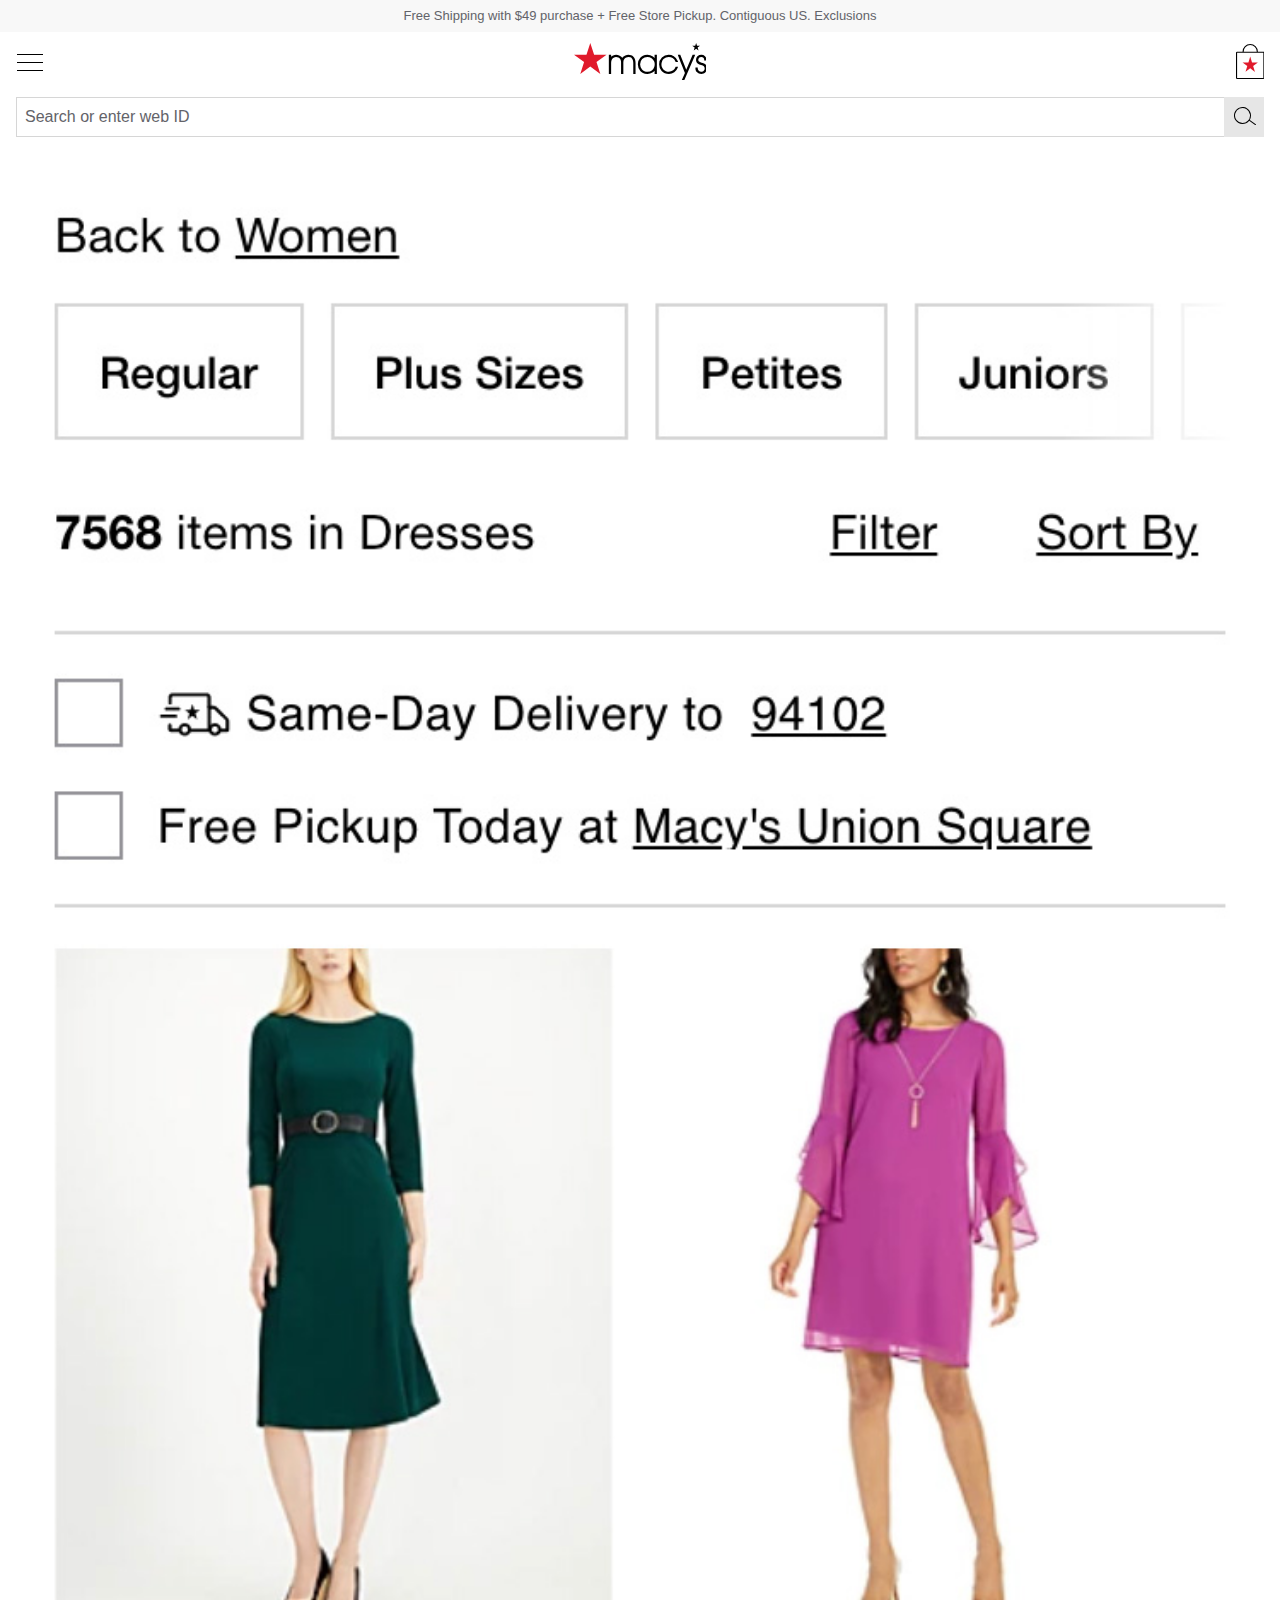
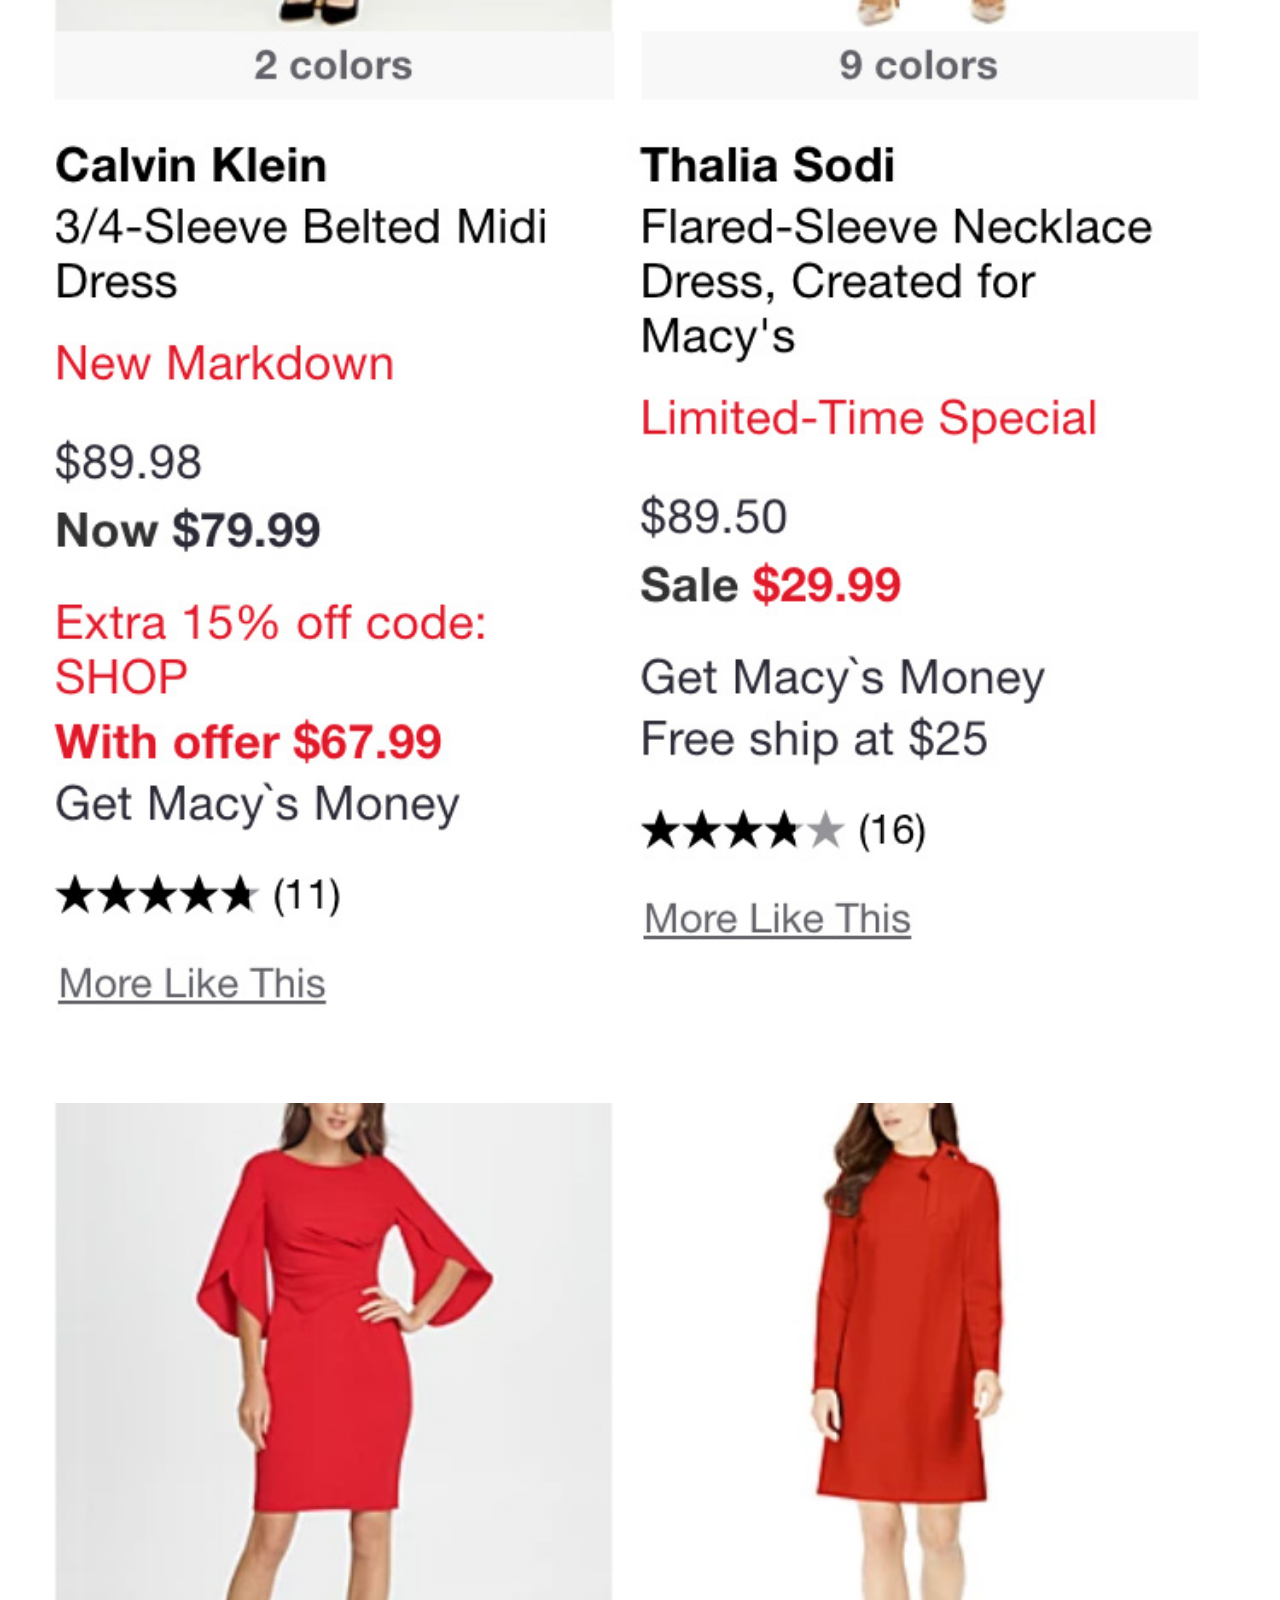
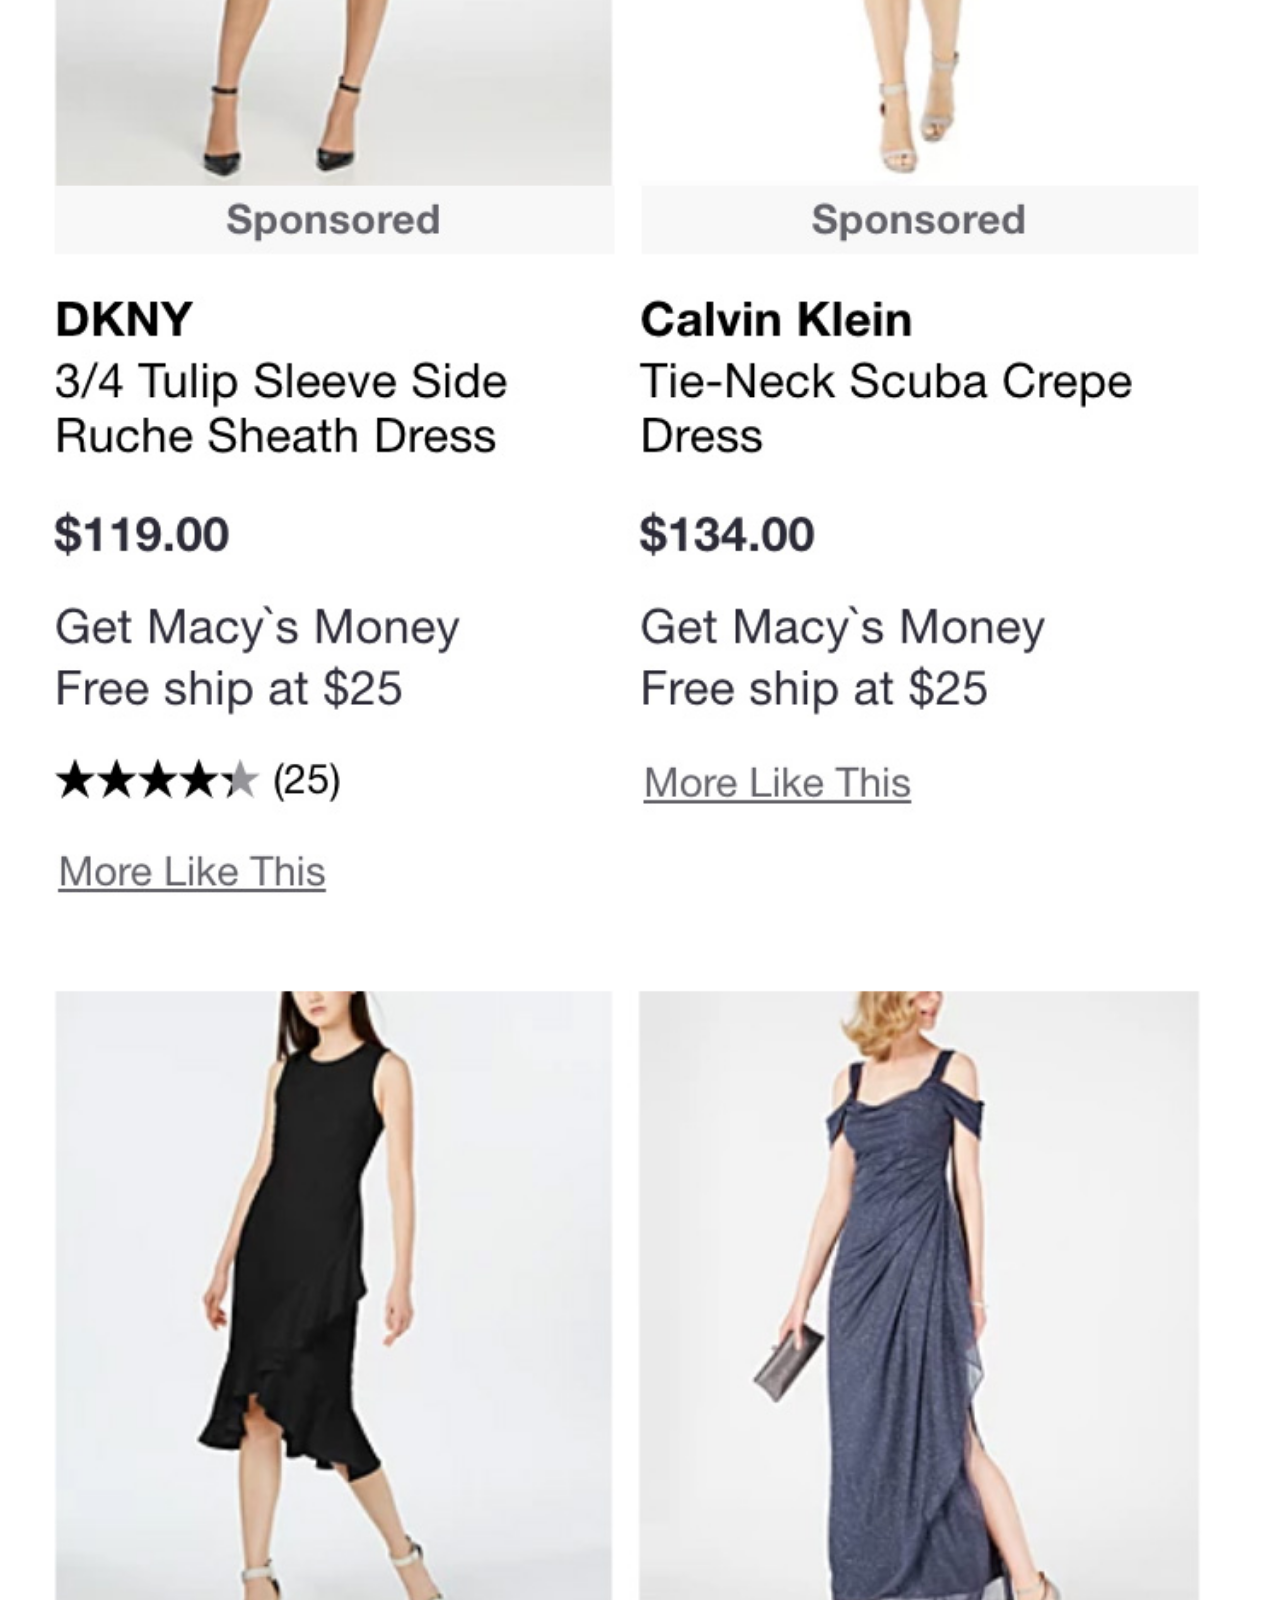
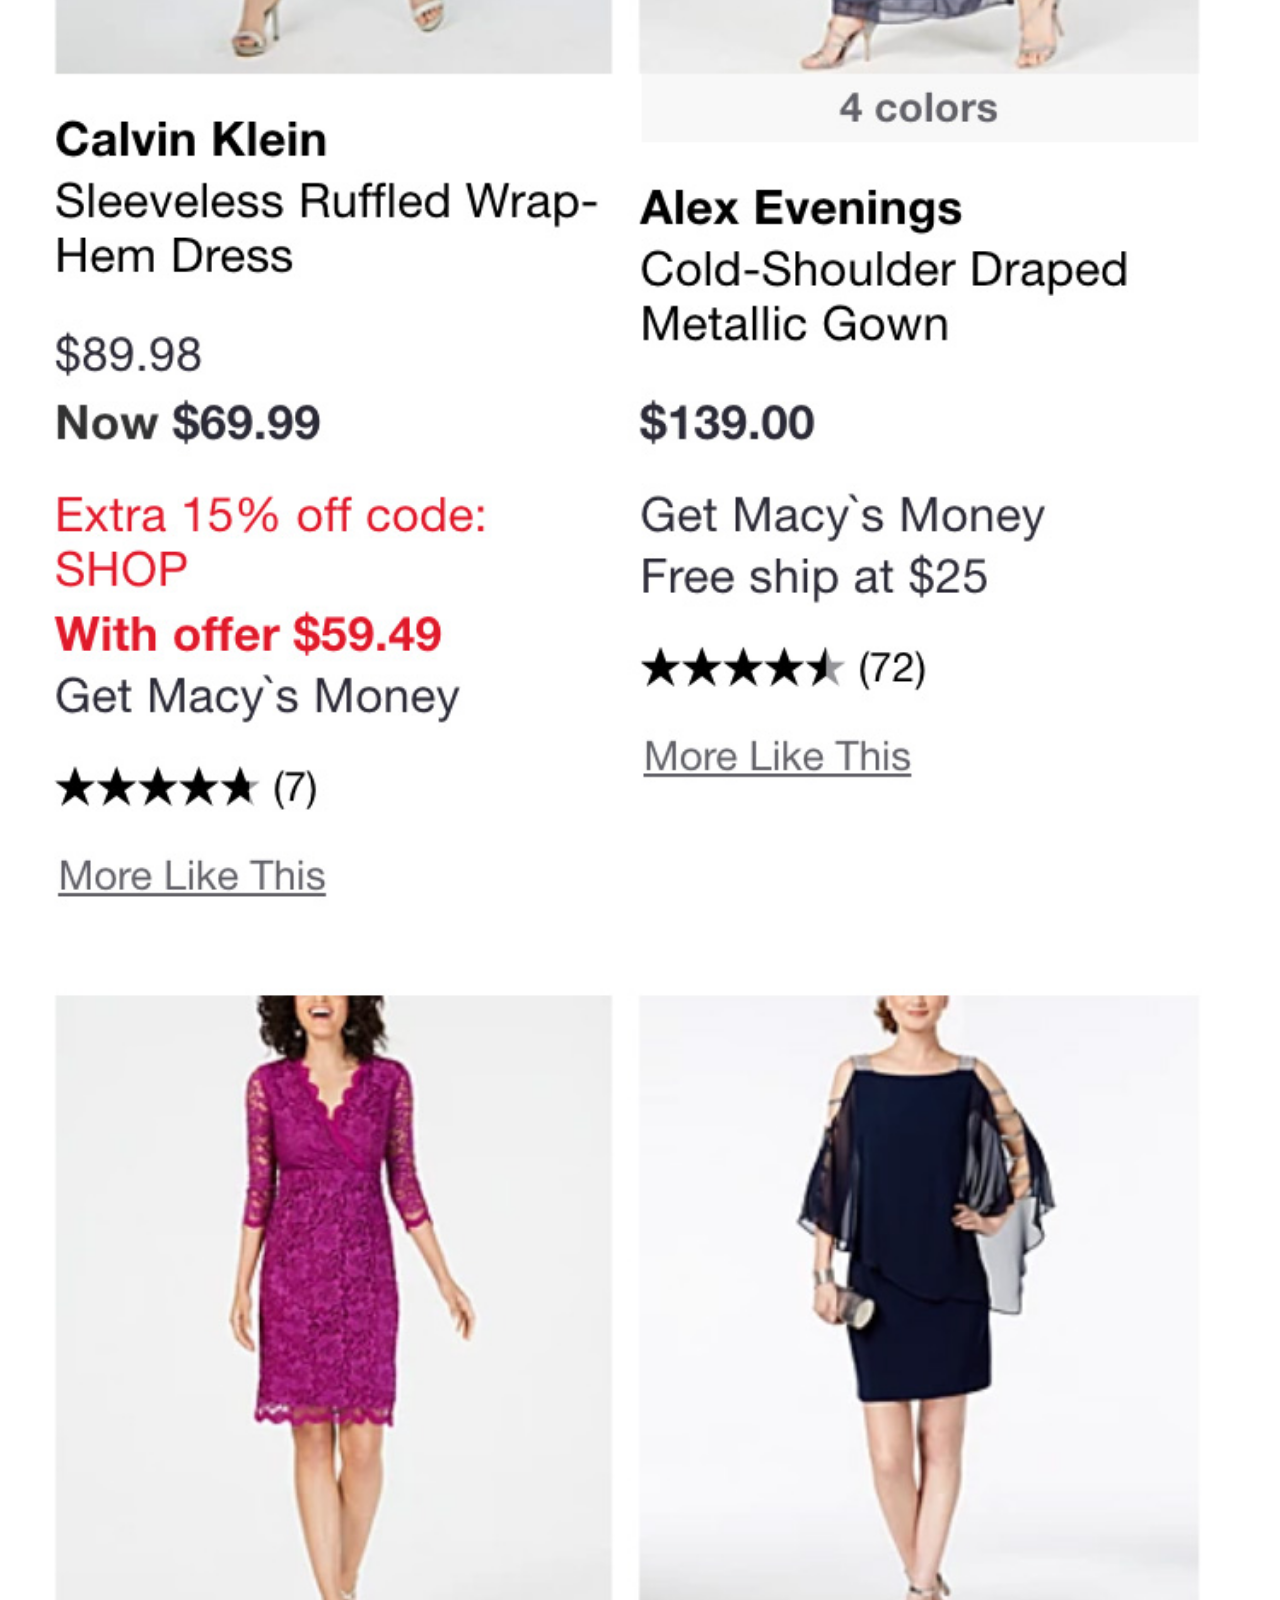
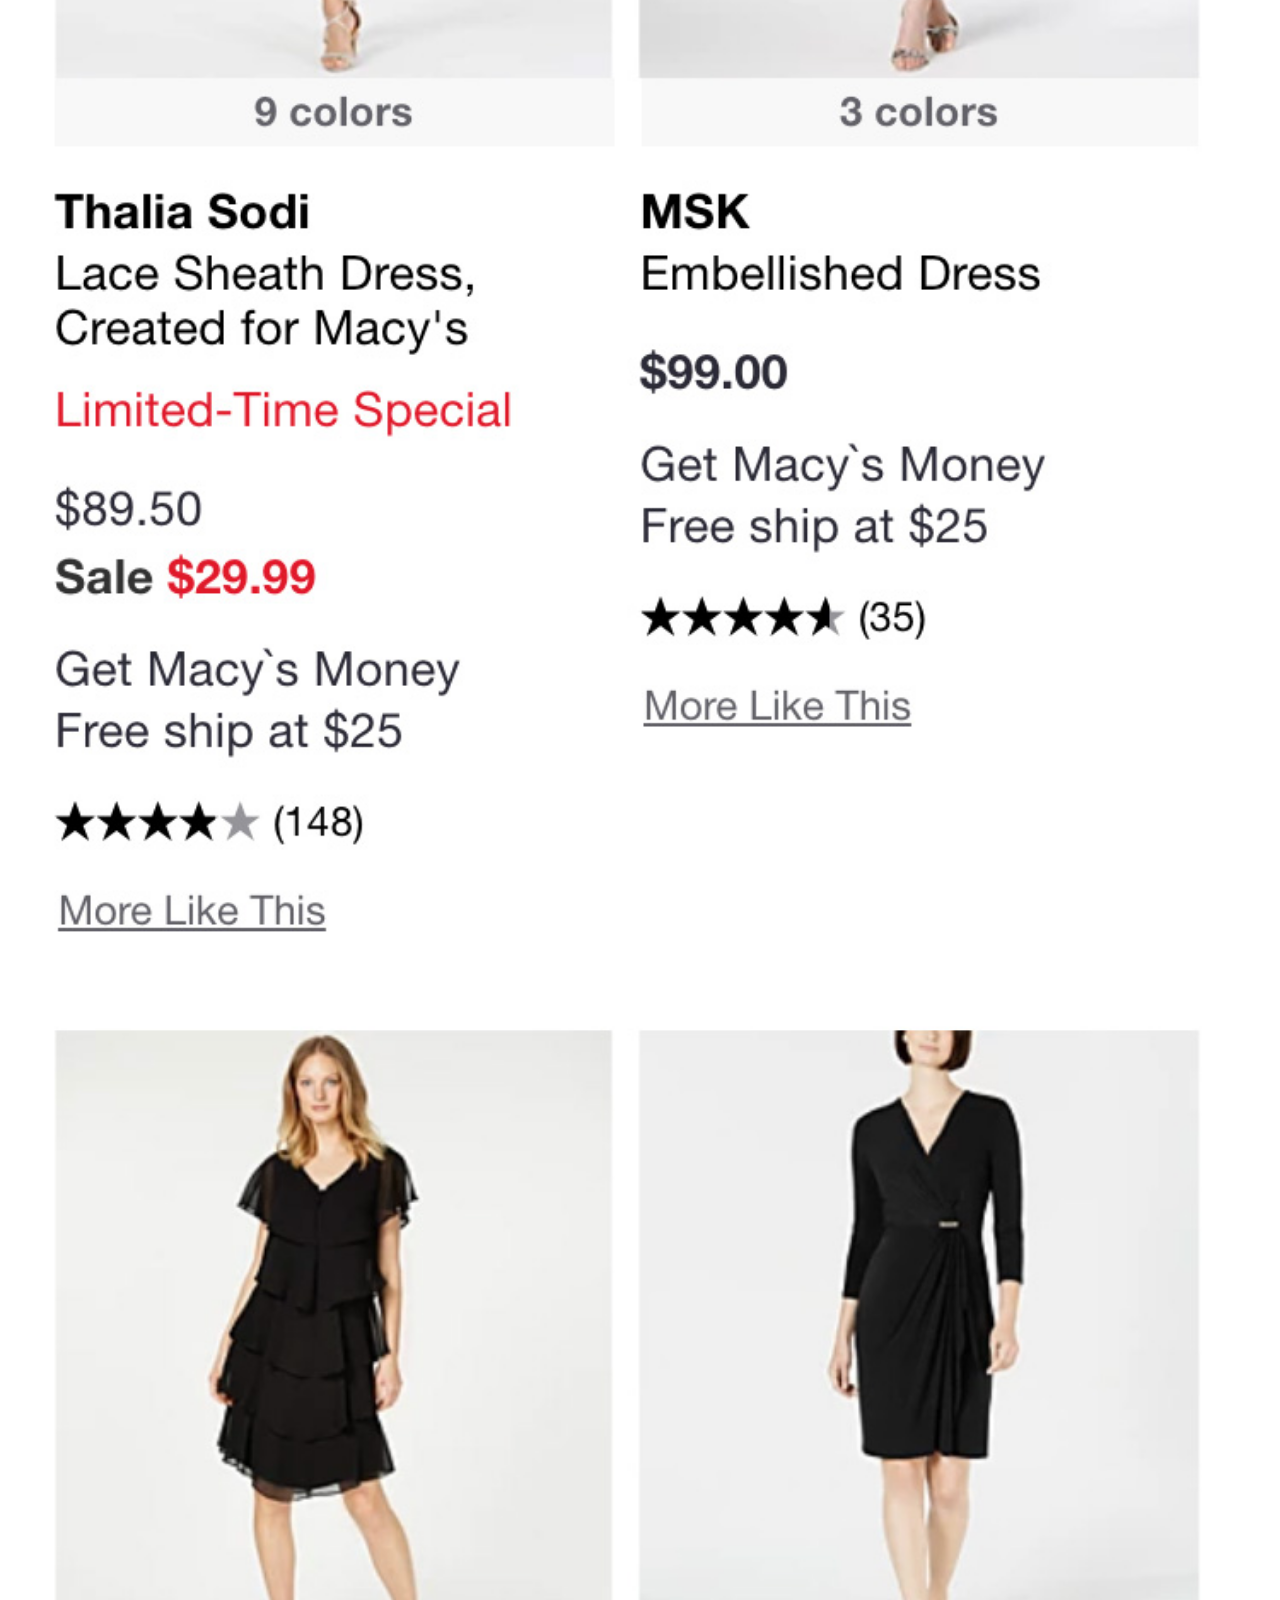
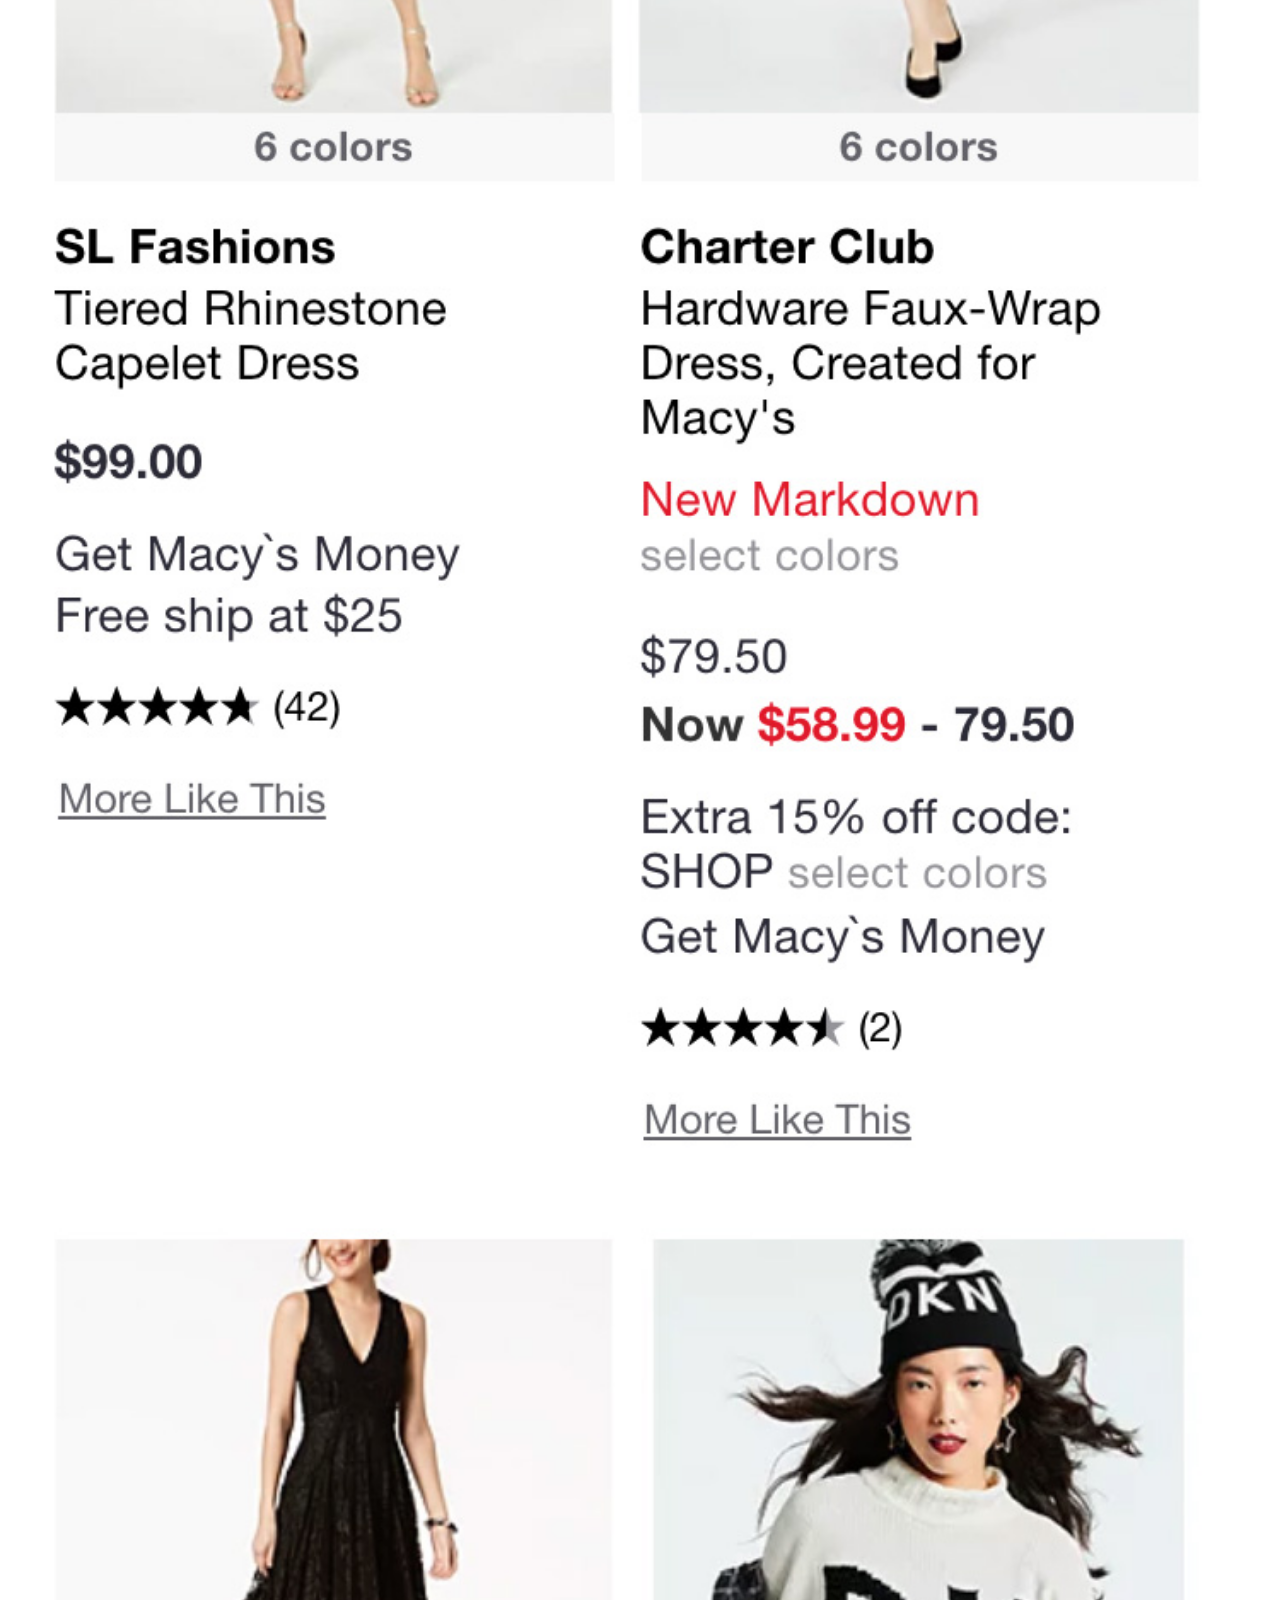
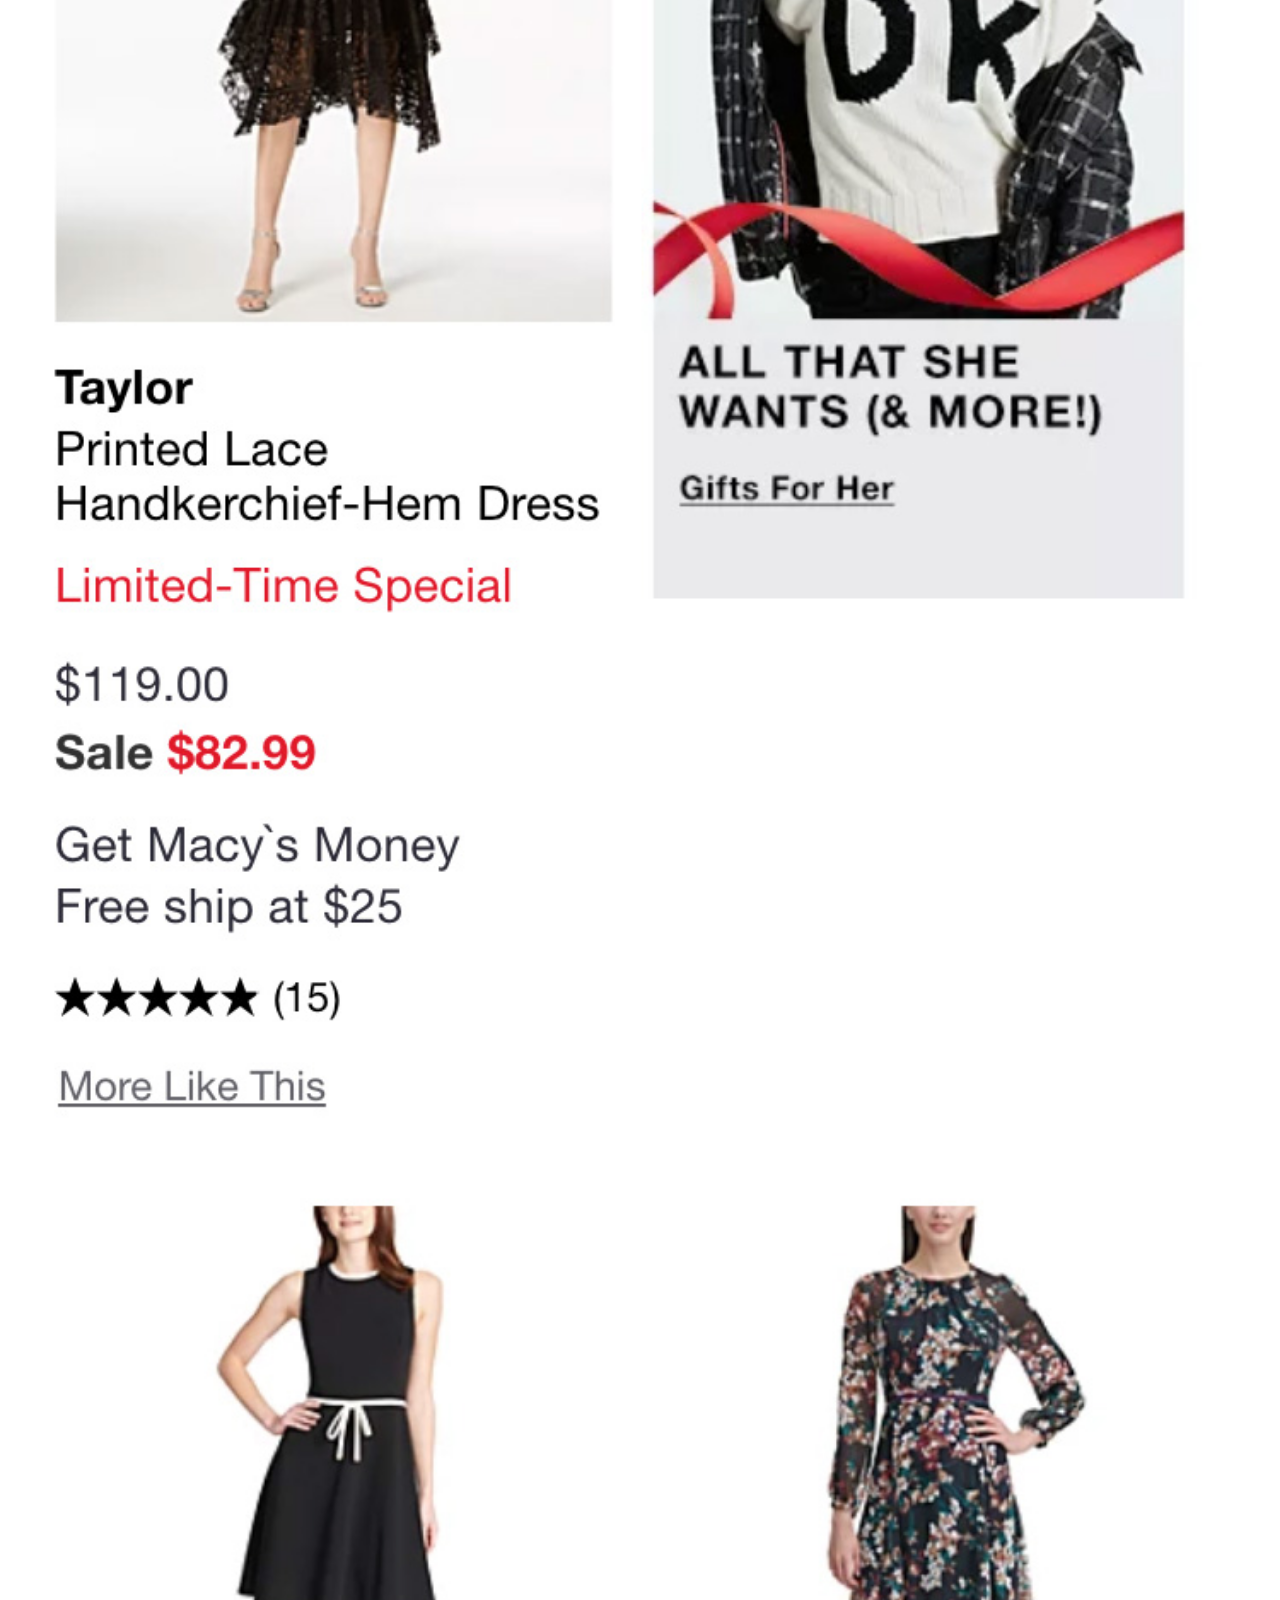
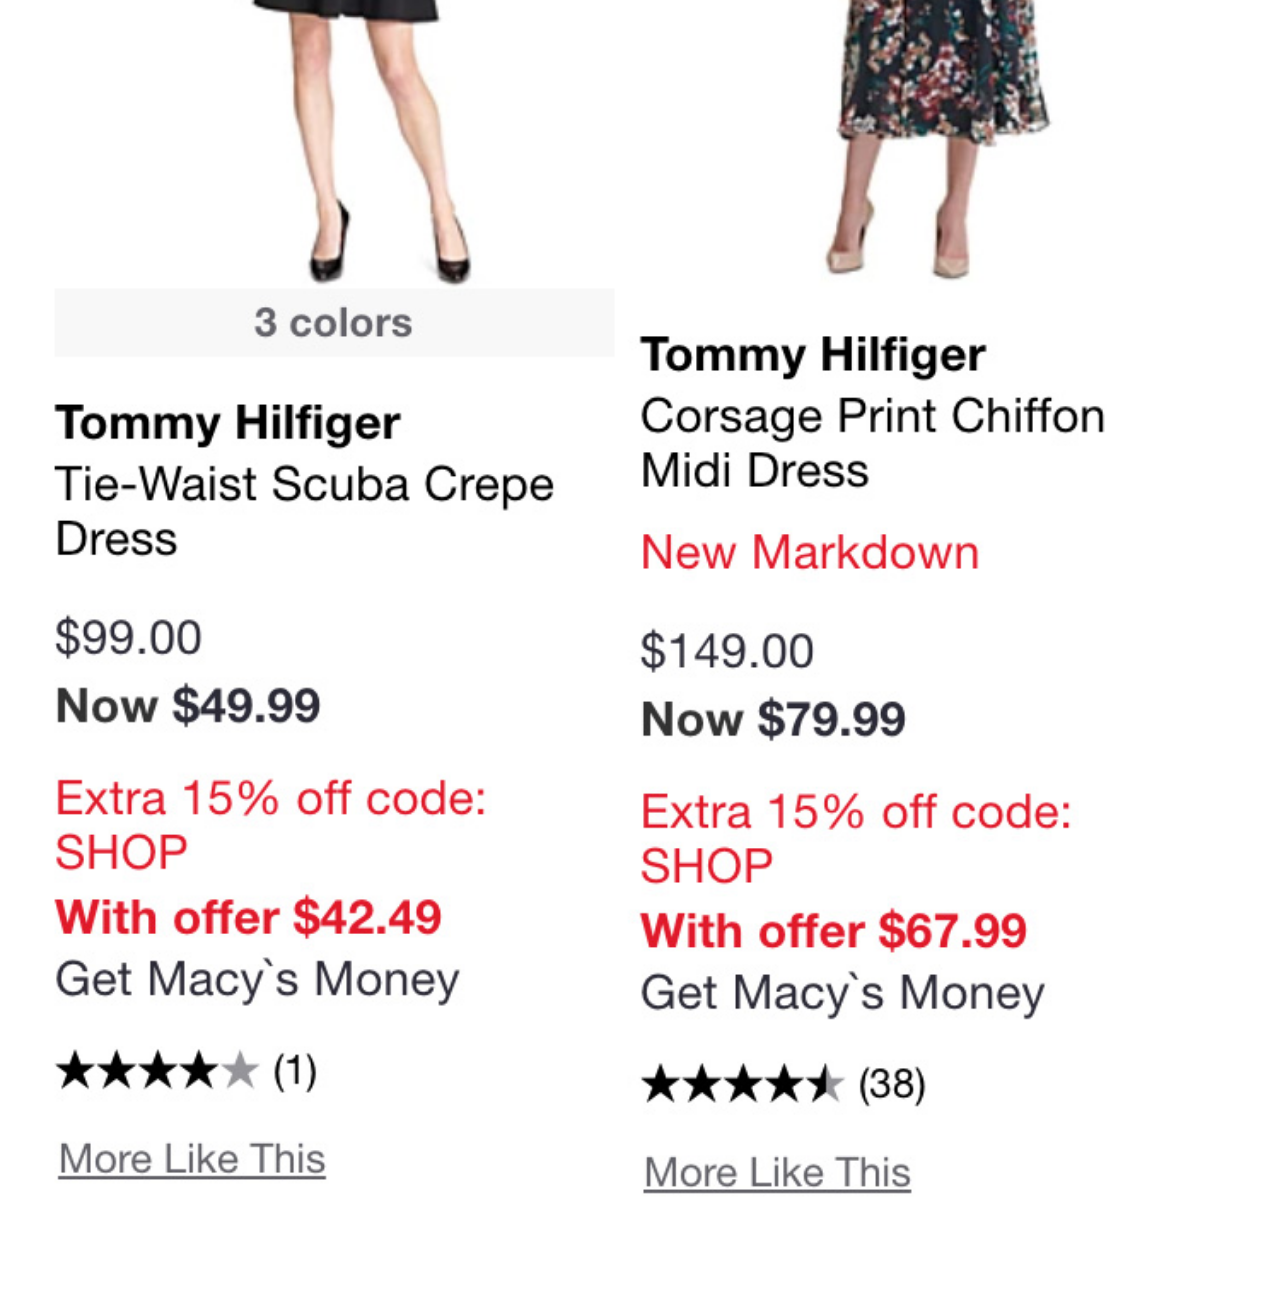
<file: dresses.html>
<!DOCTYPE html>
<head>
	<meta charset="utf-8">
	<meta http-equiv="X-UA-Compatible" content="IE=edge">
	<title>Macy's - Shop Fashion Clothing & Accessories - Official Site - Macys.com</title>
	<meta name="description" content="">
	<meta name="viewport" content="width=device-width, initial-scale=1, user-scalable=0">
	<link rel="stylesheet" href="css/style-min.css">
</head>
<!-- <body class="menuA1" data-description="Menu under, Icon no change, X overlay"> -->
<!-- <body class="menuA2" data-description="Menu under, Icon turns red, X overlay"> -->
<!-- <body class="menuA3" data-description="Menu under, Icon turns to X, No X overlay"> -->
<!-- <body class="menuB1" data-description="Menu over, X overlay"> -->
<!-- <body class="menuB2" data-description="Menu over, No X overlay"> -->
<body>


<div class="header">
		<div class="top-bar"> <!-- TOP BAR START -->
		Free Shipping with $49 purchase + Free Store Pickup. Contiguous US. <a href="#">Exclusions</a>
	</div> <!-- TOP BAR END -->
	<div class="inset">
		<a href="index.html"><div class="logo">
			<svg xmlns="http://www.w3.org/2000/svg" viewBox="0 0 416 117.183">
				<path id="macy_s" data-name="macy&apos;s" d="M450.659,66.18c3.719,2.814,5.671,6.924,5.967,12.563a17.1,17.1,0,0,1-.982,6.833,16.8,16.8,0,0,1-3.608,5.855,17.27,17.27,0,0,1-5.881,4.092,18.329,18.329,0,0,1-7.141,1.423,20.3,20.3,0,0,1-7.705-1.516A18.384,18.384,0,0,1,425,91.1a16.4,16.4,0,0,1-3.307-5.216,16.841,16.841,0,0,1-1.127-6.118l.13-3.184,7.047-.039.042,2.478a11.081,11.081,0,0,0,3.119,7.95,11.3,11.3,0,0,0,8.11,2.976,11.43,11.43,0,0,0,4.278-.8,9.773,9.773,0,0,0,3.345-2.241,9.9,9.9,0,0,0,2.092-3.264,10.767,10.767,0,0,0,.736-3.988l-.007-.357c-.081-3-.854-5.145-2.439-6.732-1.716-1.716-4.436-2.94-8.563-3.852-3.961-1.144-8-2.436-10.917-4.771-3.281-2.6-4.884-6.1-5.048-10.99,0-5.083,1.833-9.273,5.3-12.16a17.508,17.508,0,0,1,11.222-3.806,16.5,16.5,0,0,1,11.555,4.364,15.641,15.641,0,0,1,4.564,11.273l.033,2.552h-7.168l-.042-2.471a10.958,10.958,0,0,0-.664-3.758,7.49,7.49,0,0,0-1.7-2.657,7.679,7.679,0,0,0-2.782-1.717,9.975,9.975,0,0,0-3.733-.589,11.463,11.463,0,0,0-4.215.744,8.453,8.453,0,0,0-3.063,2.034,7.7,7.7,0,0,0-1.664,2.7,8.611,8.611,0,0,0-.479,3.307,7.144,7.144,0,0,0,2.357,5.534c1.484,1.267,3.754,2.267,7.594,3.345l.411.107C443.722,62.767,447.517,63.8,450.659,66.18ZM419.92,8.96,422.805.11l2.857,8.85h9.327l-7.549,5.482,2.867,8.869-7.52-5.482-7.472,5.463,2.831-8.844L410.576,8.96ZM391.883,84.147l19.909-47.152h8.026l-2.076,5.152L385.4,117.293h-7.99l10.344-23.63-9.911-25.038c-5.146-13-10.325-26.111-10.49-26.531l-2.011-5.1h7.782Zm-71.1-33.618a19.325,19.325,0,0,0-4.713,7.1,25.18,25.18,0,0,0-1.82,9.337A24.17,24.17,0,0,0,316,76.149a21.813,21.813,0,0,0,5.026,7.444,22.307,22.307,0,0,0,7.292,4.712,23.871,23.871,0,0,0,22.611-2.835,19.975,19.975,0,0,0,7.045-9.214l.572-1.7h7.779l-1.214,3.364A28.405,28.405,0,0,1,354.489,91.78a29.754,29.754,0,0,1-16.954,5.165c-9.233,0-17.087-3.252-22.7-9.4a30.626,30.626,0,0,1-7.757-20.473,29.424,29.424,0,0,1,29.968-30.074,31.449,31.449,0,0,1,15.847,4.349,28.313,28.313,0,0,1,12.333,15.193l1.175,3.342H358.68l-.592-1.662a20.944,20.944,0,0,0-8.825-10.864,22.988,22.988,0,0,0-11.837-3.364,24.272,24.272,0,0,0-8.991,1.549A25.656,25.656,0,0,0,320.784,50.528ZM292.805,36.994h7.177v59.94h-7.177V87.042a27.686,27.686,0,0,1-6.691,5.709,30,30,0,0,1-15.794,4.189c-11.368,0-18.392-5.209-22.282-9.581a30.917,30.917,0,0,1,.007-40.791c3.886-4.365,10.908-9.575,22.276-9.575a30.528,30.528,0,0,1,17.139,5.158,27.9,27.9,0,0,1,5.347,4.679Zm.026,33.813a21.875,21.875,0,0,0,.272-4.349,23.267,23.267,0,0,0-.41-4.46,20.364,20.364,0,0,0-1.2-3.959,21.648,21.648,0,0,0-8.24-10.227,23.3,23.3,0,0,0-12.938-3.823,22.674,22.674,0,0,0-16.281,6.554,23.066,23.066,0,0,0-6.51,16.423,24.154,24.154,0,0,0,5.94,15.842c4.21,4.669,10.14,7.136,17.148,7.136a21.843,21.843,0,0,0,21.116-15.014A20.591,20.591,0,0,0,292.831,70.808ZM226.552,42.932a20.688,20.688,0,0,1,5.1,8.734,40.925,40.925,0,0,1,1.613,12.1V96.934H226.1V63.77a33.748,33.748,0,0,0-1.243-9.812,14.641,14.641,0,0,0-3.485-6.113,11.558,11.558,0,0,0-4.437-2.854,19.056,19.056,0,0,0-12.718.214,12.652,12.652,0,0,0-5.535,4.015,14.938,14.938,0,0,0-2.954,5.822,38.591,38.591,0,0,0-.673,8.727V96.934h-7.174l.02-34.746a28.08,28.08,0,0,0-.917-8.042A14.411,14.411,0,0,0,184.53,49.4a12.958,12.958,0,0,0-4.936-3.871,19.18,19.18,0,0,0-7.31-1.537,13.61,13.61,0,0,0-6.25,1.261,12.39,12.39,0,0,0-4.765,3.651,16.239,16.239,0,0,0-3.345,6,28.017,28.017,0,0,0-1.091,8.369V96.934h-7.177V36.994h7.177v6.445A20.729,20.729,0,0,1,163.1,39a22.363,22.363,0,0,1,9.254-2,25.174,25.174,0,0,1,9.732,1.841,19.342,19.342,0,0,1,7.484,5.45,15.244,15.244,0,0,1,1.878,2.754,20.766,20.766,0,0,1,2.176-2.841,21.373,21.373,0,0,1,7.585-5.314,26.183,26.183,0,0,1,18.289-.429A19.17,19.17,0,0,1,226.552,42.932Z" transform="translate(-40.655 -0.11)" fill-rule="evenodd"></path>
				<path id="star" d="M50.962.11,62.947,37h38.865L70.365,59.866,82.393,96.936,50.914,74,19.622,96.828l11.965-36.9L0,37H38.991Z" transform="translate(0 -0.11)" fill="#e01a2b" fill-rule="evenodd"></path>
			</svg>
		</div></a>
		<div class="bag">
			<a href="#">
				<svg class="icon" xmlns="http://www.w3.org/2000/svg" viewBox="0 0 19.5 24">
					<path id="bag" d="M20.75,8h-18V25.25h18Zm-4.5-.75a4.5,4.5,0,0,0-9,0Zm-9.75,0a5.25,5.25,0,0,1,10.5,0h3.75A.75.75,0,0,1,21.5,8V25.25a.75.75,0,0,1-.75.75h-18A.75.75,0,0,1,2,25.25V8a.75.75,0,0,1,.75-.75Z" transform="translate(-2 -2)"/></path>
					<path id="star" d="M16.5,24,13.25,21.51l-3.225,2.475,1.23-4L8,17.5h4.02l1.238-4,1.238,4H18.5L15.26,19.98Z" transform="translate(-3.5 -4.875)" fill="#e01a2b" fill-rule="evenodd"/></path>
				</svg>
			</a>
		</div>
		<div class="menu-button">
			<div class="burger-icon">
				<div class="burger-line burger-top"></div>
				<div class="burger-line burger-middle"></div>
				<div class="burger-line burger-bottom"></div>
			</div>
		</div>
	</div>
	<div class="search-input">
		<input type="text" placeholder="Search or enter web ID">
		<a class="input-button">
			<svg class="icon" xmlns="http://www.w3.org/2000/svg" width="22.024" height="18.182" viewBox="0 0 22.024 18.182" fill="#000000">
				<path id="Icon" d="M22.8,18.26l-6-4.38A8.37,8.37,0,0,0,18,9.5a8.51,8.51,0,1,0-1.79,5.21l6,4.36a.52.52,0,0,0,.29.09.5.5,0,0,0,.3-.9ZM9.5,17a7.49,7.49,0,1,1,5.306-2.194A7.48,7.48,0,0,1,9.5,17Z" transform="translate(-0.979 -0.978)"/></path>
			</svg>
		</a>
	</div>
</div>

<div class="menu-drawer-x">
	<svg xmlns="http://www.w3.org/2000/svg" width="15.991" height="15.995" viewBox="0 0 15.991 15.995"><defs><style>.a8080{fill:#fff;}</style></defs><path class="a8080" d="M8.75,8,15.84.91a.53.53,0,0,0-.75-.75L8,7.25.91.16A.53.53,0,0,0,.16.91L7.25,8,.16,15.09a.53.53,0,0,0,0,.75A.5.5,0,0,0,.53,16a.51.51,0,0,0,.38-.16L8,8.75l7.09,7.09a.51.51,0,0,0,.38.16.5.5,0,0,0,.37-.16.53.53,0,0,0,0-.75Z" transform="translate(-0.005 -0.005)"></path></svg>
</div>

<div class="menu-drawer">
	<!-- Back Bar ------------------------------>
	<div class="back-bar">
		<div class="row row-header"><div class="category">&nbsp;</div><div class="icon-back"></div></div>
	</div>
	<div class="menu-slider">
		<!-- Main Menu ------------------------------>
		<div class="group l1 active" data-group="1">
			<div class="rows">
				<div class="search-input">
					<input type="text" placeholder="Search or enter web ID">
					<a class="input-button">
						<svg class="icon" xmlns="http://www.w3.org/2000/svg" width="22.024" height="18.182" viewBox="0 0 22.024 18.182" fill="#000000">
							<path id="Icon" d="M22.8,18.26l-6-4.38A8.37,8.37,0,0,0,18,9.5a8.51,8.51,0,1,0-1.79,5.21l6,4.36a.52.52,0,0,0,.29.09.5.5,0,0,0,.3-.9ZM9.5,17a7.49,7.49,0,1,1,5.306-2.194A7.48,7.48,0,0,1,9.5,17Z" transform="translate(-0.979 -0.978)"/></path>
						</svg>
					</a>
				</div>
				<!-- <div class="row-divider row-divider-for-search-input"><div class="divider"></div></div> -->
				<div class="top-links">
					<div class="row" data-id="102" data-child="202"><span><div class="icon-left"><svg xmlns="http://www.w3.org/2000/svg" width="22.001" height="20" viewBox="0 0 22.001 20"><path d="M0,20l.05-.95A7.659,7.659,0,0,1,7.661,12h6.658v.05a7.658,7.658,0,0,1,7.611,7L22,20Zm1.05-1H20.92a6.661,6.661,0,0,0-6.6-6H7.661A6.671,6.671,0,0,0,1.05,19ZM6,5a5,5,0,1,1,5,5A5,5,0,0,1,6,5ZM7,5a4,4,0,1,0,4-4A4,4,0,0,0,7,5Z"></path></svg></div>My Account</span><div class="icon-right"></div></div>
					<div class="row"><span><div class="icon-left"><svg xmlns="http://www.w3.org/2000/svg" viewBox="0 0 22 20.96"><path id="Path" d="M11.01.52,8.43,8.51H0l6.83,4.96L4.24,21.45,11,16.51l6.8,4.97-2.6-8.02L22,8.51H13.6Z" transform="translate(0 -0.52)" fill="#e01a2b"></path><path id="Path-2" data-name="Path" d="M6.83,13.47l8.37-.01L0,8.51Z" transform="translate(0 -0.52)" fill="#ab0000"></path><path id="Path-3" data-name="Path" d="M6.83,13.47,4.24,21.45,22,8.51Z" transform="translate(0 -0.52)" fill="#c11221"></path></svg></div>Earn Star Rewards</span><div class="icon-right"></div></div>
					<div class="row complex">
						<div class="icon-left">
							<svg xmlns="http://www.w3.org/2000/svg" viewBox="0 0 22.001 20">
								<path id="Icon" d="M-6029,20a1,1,0,0,1-1-1V1a1,1,0,0,1,1-1h20a1,1,0,0,1,1,1V19a1,1,0,0,1-1,1Zm10.549-1H-6009V1h-9.451ZM-6029,19h9.449V1H-6029Zm13-8V8h1v3Zm-7,0V8h1v3Z" transform="translate(6030)"/></path>
							</svg>
						</div>
						<div class="lockup">
							Macy's Union Square
							<div class="secondary-message"><span class="green">Open</span> until 9 PM</div>
						</div>
						<div class="icon-right"></div>
					</div>
				</div>
				<div class="row-divider"><div class="divider"></div></div>
				<div class="row title">Shop By Department</div>
				<div class="row" data-id="201.1" data-child="301"><span>Women</span><div class="icon-right"></div></div>
				<div class="row" data-id="201.2" data-child="302"><span>Men</span><div class="icon-right"></div></div>
				<div class="row" data-id="201.3" data-child="303"><span>Kids & Baby</span><div class="icon-right"></div></div>
				<div class="row" data-id="201.4" data-child="304"><span>Home</span><div class="icon-right"></div></div>
				<div class="row" data-id="201.5" data-child="305"><span>Shoes</span><div class="icon-right"></div></div>
				<div class="row" data-id="201.6" data-child="306"><span>Handbags & Accessories</span><div class="icon-right"></div></div>
				<div class="row" data-id="201.7" data-child="307"><span>Beauty</span><div class="icon-right"></div></div>
				<div class="row" data-id="201.8" data-child="308"><span>Furniture</span><div class="icon-right"></div></div>
				<div class="row" data-id="201.9" data-child="309"><span>Bed & Bath</span><div class="icon-right"></div></div>
				<div class="row" data-id="201.10" data-child="311"><span>Jewelry</span><div class="icon-right"></div></div>
				<div class="row" data-id="201.11" data-child="312"><span>Watches</span><div class="icon-right"></div></div>
				<div class="row" data-id="201.12" data-child="313"><span>Juniors</span><div class="icon-right"></div></div>
				<div class="row" data-id="201.13" data-child="314"><span>Plus Size</span><div class="icon-right"></div></div>
				<div class="row" data-id="201.14" data-child="315"><span>Sports Fan Shop</span><div class="icon-right"></div></div>
				<div class="row"><span>The Edit</span><div class="icon-right"></div></div>
				<div class="row" data-id="201.15" data-child="316"><span>Holiday Lane</span><div class="icon-right"></div></div>
				<div class="row"><span>Sale & Clearance</span><div class="icon-right"></div></div>
				<!-- <div class="row" data-id="101" data-child="201"><span><strong>Shop By Department</strong></span><div class="icon-right"></div></div> -->
				<div class="row-divider"><div class="divider"></div></div>
				<div class="bottom-links">
					<div class="row"><span><div class="icon-left"><svg xmlns="http://www.w3.org/2000/svg" width="16" height="21.999" viewBox="0 0 16 21.999"><path d="M-6027.64,14.729a16.627,16.627,0,0,1-2.179-5.059A7.666,7.666,0,0,1-6030,8a8,8,0,0,1,8-8,8,8,0,0,1,8,8,7.659,7.659,0,0,1-.18,1.651,16.6,16.6,0,0,1-2.179,5.059A47.367,47.367,0,0,1-6022,22,47.329,47.329,0,0,1-6027.64,14.729ZM-6029,8a7,7,0,0,0,.15,1.441,15.147,15.147,0,0,0,2.06,4.74,45.105,45.105,0,0,0,4.79,6.339,44.924,44.924,0,0,0,4.79-6.32,15.15,15.15,0,0,0,2.061-4.74A7.26,7.26,0,0,0-6015,8a7,7,0,0,0-7-7A7,7,0,0,0-6029,8Zm3,0a4,4,0,0,1,4-4,4,4,0,0,1,4,4,4,4,0,0,1-4,4A4,4,0,0,1-6026,8Zm1,0a3,3,0,0,0,3,3,3,3,0,0,0,3-3,3,3,0,0,0-3-3A3,3,0,0,0-6025,8Z" transform="translate(6030)"></path></svg></div>Stores</span><div class="icon-right"></div></div>
					<div class="row"><span><div class="icon-left"><svg xmlns="http://www.w3.org/2000/svg" width="22.005" height="22.011" viewBox="0 0 22.005 22.011"><defs><style>.a9898{fill-rule:evenodd;}</style></defs><path class="a9898" d="M8.661,0a2,2,0,0,1,1.41.584h0L21.42,11.941a2,2,0,0,1,0,2.829h0l-6.656,6.655a2,2,0,0,1-2.829,0h0L.586,10.077A1.994,1.994,0,0,1,0,8.665H0V2A2,2,0,0,1,2,0H8.661Zm0,1H2A1,1,0,0,0,1,2H1V8.665a1,1,0,0,0,.292.7h0L12.641,20.718a1,1,0,0,0,1.415,0h0l6.656-6.655a1,1,0,0,0,0-1.415h0L9.364,1.291A.992.992,0,0,0,8.659,1ZM5.5,3A2.5,2.5,0,1,1,3,5.5,2.5,2.5,0,0,1,5.5,3Zm0,1A1.5,1.5,0,1,0,7,5.5,1.5,1.5,0,0,0,5.5,4Z" transform="translate(0 0)"></path></svg></div>Deals</span><div class="icon-right"></div></div>
					<!-- <div class="row"><span>Lists</span><div class="icon-right"></div></div> -->
					<!-- <div class="row" data-id="103" data-child="203"><span><div class="icon-left"><svg xmlns="http://www.w3.org/2000/svg" width="22.001" height="18" viewBox="0 0 22.001 18"><path d="M-6028,18a2,2,0,0,1-2-2V2a2,2,0,0,1,2-2h18a2,2,0,0,1,2,2V16a2,2,0,0,1-2,2Zm-1-16V16a1,1,0,0,0,1,1h18a1,1,0,0,0,1-1V2a1,1,0,0,0-1-1h-18A1,1,0,0,0-6029,2Zm10,9.632-3.078,2.356,1.177-3.812-3.1-2.365h3.833L-6018.989,4l1.167,3.812H-6014l-3.089,2.355,1.177,3.833Z" transform="translate(6030)"></path></svg></div>Gifts</span><div class="icon-right"></div></div> -->
					<div class="row"><span><div class="icon-left"><svg xmlns="http://www.w3.org/2000/svg" width="22.001" height="18" viewBox="0 0 22.001 18"><path d="M-6028,18a2,2,0,0,1-2-2V2a2,2,0,0,1,2-2h18a2,2,0,0,1,2,2V16a2,2,0,0,1-2,2Zm-1-16V16a1,1,0,0,0,1,1h18a1,1,0,0,0,1-1V2a1,1,0,0,0-1-1h-18A1,1,0,0,0-6029,2Zm10,9.632-3.078,2.356,1.177-3.812-3.1-2.365h3.833L-6018.989,4l1.167,3.812H-6014l-3.089,2.355,1.177,3.833Z" transform="translate(6030)"></path></svg></div>Gift Cards</span><div class="icon-right"></div></div>
					<div class="row"><span><div class="icon-left"><svg xmlns="http://www.w3.org/2000/svg" width="19" height="19.55" viewBox="0 0 19 19.55"><path d="M18.363,4.28H13.928a2.288,2.288,0,0,0,.364-.31,2.6,2.6,0,0,0,.537-.882,2.552,2.552,0,0,0,.155-.919,2.142,2.142,0,0,0-.228-.951,2.147,2.147,0,0,0-.98-.941,2.71,2.71,0,0,0-.716-.23,2.857,2.857,0,0,0-.966-.009,2.953,2.953,0,0,0-.739.241,3.193,3.193,0,0,0-.606.384,3.875,3.875,0,0,0-.567.548,4.8,4.8,0,0,0-.476.653c-.084.138-.152.263-.206.371-.054-.108-.121-.233-.206-.371a4.937,4.937,0,0,0-.473-.652A3.985,3.985,0,0,0,8.252.662,3.2,3.2,0,0,0,7.645.278,2.926,2.926,0,0,0,6.9.037a2.825,2.825,0,0,0-.965.009,2.708,2.708,0,0,0-.713.229,2.163,2.163,0,0,0-.511.336,2.071,2.071,0,0,0-.7,1.56,2.6,2.6,0,0,0,.694,1.8,2.281,2.281,0,0,0,.364.31H.637A.638.638,0,0,0,0,4.917V8.792a.637.637,0,0,0,.637.637h.428v9.129a1,1,0,0,0,.993.993H16.941a.994.994,0,0,0,.993-.993V9.428h.429A.638.638,0,0,0,19,8.792V4.917a.638.638,0,0,0-.637-.637M10,3.4a3.658,3.658,0,0,1,.18-.537,4.1,4.1,0,0,1,.279-.541,3.892,3.892,0,0,1,.387-.532,2.955,2.955,0,0,1,.446-.433,2.28,2.28,0,0,1,.442-.283,1.981,1.981,0,0,1,.506-.166,1.817,1.817,0,0,1,.306-.025,2.069,2.069,0,0,1,.356.031,1.843,1.843,0,0,1,.479.152,1.29,1.29,0,0,1,.309.2,1.265,1.265,0,0,1,.276.349,1.272,1.272,0,0,1,.13.57,1.669,1.669,0,0,1-.1.593,1.728,1.728,0,0,1-.349.577,1.8,1.8,0,0,1-.618.41,4.417,4.417,0,0,1-.962.272,7.192,7.192,0,0,1-1.918.2l-.106-.05a.506.506,0,0,1-.041-.1,1.03,1.03,0,0,1-.058-.278A1.279,1.279,0,0,1,10,3.4m1.008,5.138h-2.7V5.167h2.7Zm0,10.122h-2.7V9.428h2.7ZM5,2.785a1.654,1.654,0,0,1-.1-.591,1.27,1.27,0,0,1,.133-.574A1.206,1.206,0,0,1,5.3,1.273a1.339,1.339,0,0,1,.315-.2A1.827,1.827,0,0,1,6.095.918,2.045,2.045,0,0,1,6.45.887a1.783,1.783,0,0,1,.3.025,1.931,1.931,0,0,1,.507.166,2.318,2.318,0,0,1,.444.283,3.053,3.053,0,0,1,.447.434,3.916,3.916,0,0,1,.385.53,4,4,0,0,1,.278.542,3.469,3.469,0,0,1,.179.534,1.265,1.265,0,0,1,.06.415,1.012,1.012,0,0,1-.06.279.226.226,0,0,1-.1.139.236.236,0,0,1-.048.012h0a7.241,7.241,0,0,1-1.918-.2,4.443,4.443,0,0,1-.964-.273,1.8,1.8,0,0,1-.616-.41A1.718,1.718,0,0,1,5,2.785M.887,5.167H7.426V8.542H.887ZM1.951,18.558V9.428H7.426v9.236H2.058a.107.107,0,0,1-.106-.106m15.1,0a.106.106,0,0,1-.106.106H11.9V9.428h5.15ZM18.113,8.542H11.9V5.167h6.216Z" transform="translate(0 0)"></path></svg></div>Gift Ideas</span><div class="icon-right"></div></div>
					<div class="row"><span><div class="icon-left"><svg xmlns="http://www.w3.org/2000/svg" width="22.001" height="21.999" viewBox="0 0 22.001 21.999"><path d="M-6030,22V18a2,2,0,0,1,2-2h1V13a2,2,0,0,1,2-2h1.5V8.5a1.446,1.446,0,0,1,.38-1.037,1.437,1.437,0,0,1,1-.463h6.241a1.437,1.437,0,0,1,1,.463A1.438,1.438,0,0,1-6014.5,8.5V11h1.5a2,2,0,0,1,2,2v3h1a2,2,0,0,1,2,2v4Zm1-4v3h20V18a1,1,0,0,0-1-1h-18A1,1,0,0,0-6029,18Zm17-2V13a1,1,0,0,0-1-1h-12a1,1,0,0,0-1,1v3Zm-3.5-5V8.5c0-.271-.171-.5-.38-.5h-6.241c-.21,0-.38.23-.38.5V11Zm-3.5-6.421-1.84,1.41.7-2.279L-6022,2.29h2.3L-6019,0l.709,2.29h2.29l-1.85,1.41.71,2.3Z" transform="translate(6030)"></path></svg></div>Wedding Registry</span><div class="icon-right"></div></div>
				</div>
			</div>
		</div>
		<!-- Shop By ------------------------------>
		<div class="group nol1" data-group="201">
			<div class="row row-header"><div class="category">Shop By Department</div></div>
			<div class="rows">
				<div class="row" data-id="201.1" data-child="301"><span>Women</span><div class="icon-right"></div></div>
				<div class="row" data-id="201.2" data-child="302"><span>Men</span><div class="icon-right"></div></div>
				<div class="row" data-id="201.3" data-child="303"><span>Kids & Baby</span><div class="icon-right"></div></div>
				<div class="row" data-id="201.4" data-child="304"><span>Home</span><div class="icon-right"></div></div>
				<div class="row" data-id="201.5" data-child="305"><span>Shoes</span><div class="icon-right"></div></div>
				<div class="row" data-id="201.6" data-child="306"><span>Handbags & Accessories</span><div class="icon-right"></div></div>
				<div class="row" data-id="201.7" data-child="307"><span>Beauty</span><div class="icon-right"></div></div>
				<div class="row" data-id="201.8" data-child="308"><span>Furniture</span><div class="icon-right"></div></div>
				<div class="row" data-id="201.9" data-child="309"><span>Bed & Bath</span><div class="icon-right"></div></div>
				<div class="row" data-id="201.10" data-child="311"><span>Jewelry</span><div class="icon-right"></div></div>
				<div class="row" data-id="201.11" data-child="312"><span>Watches</span><div class="icon-right"></div></div>
				<div class="row" data-id="201.12" data-child="313"><span>Juniors</span><div class="icon-right"></div></div>
				<div class="row" data-id="201.13" data-child="314"><span>Plus Size</span><div class="icon-right"></div></div>
				<div class="row" data-id="201.14" data-child="315"><span>Sports Fan Shop</span><div class="icon-right"></div></div>
				<div class="row"><span>The Edit</span><div class="icon-right"></div></div>
				<div class="row" data-id="201.15" data-child="316"><span>Holiday Lane</span><div class="icon-right"></div></div>
				<div class="row"><span>Sale & Clearance</span><div class="icon-right"></div></div>
			</div>
		</div>
		<!-- Women ------------------------------>
		<div class="group l2 nol1" data-group="301">
			<div class="row row-header"><div class="category">Women</div></div>
			<div class="rows">
				<div class="row"><span>Featured for Women</span><div class="icon-right"></div></div>
				<div class="row strong"><span>40-60% Off Select Active Flash Sale</span><div class="icon-right"></div></div>
				<div class="row" data-id="301.1" data-child="401"><span>Clothing</span><div class="icon-right"></div></div>
				<div class="row" data-id="301.2" data-child="402"><span>Special Sizes</span><div class="icon-right"></div></div>
				<div class="row" data-id="301.3" data-child="403"><span>Shoes</span><div class="icon-right"></div></div>
				<div class="row" data-id="301.4" data-child="404"><span>Handbags & Accessories</span><div class="icon-right"></div></div>
				<div class="row" data-id="301.5" data-child="405"><span>Jewelry & Watches</span><div class="icon-right"></div></div>
				<div class="row" data-id="301.6" data-child="406"><span>Beauty</span><div class="icon-right"></div></div>
			<!-- <div class="row" data-id="301.7" data-child="407"><span>Designer & Contemporary</span><div class="icon-right"></div></div> -->
				<div class="row" data-id="301.8" data-child="408"><span>Brands</span><div class="icon-right"></div></div>
			<!-- <div class="row" data-id="301.9" data-child="409"><span>Shop By Occasion</span><div class="icon-right"></div></div> -->
				<div class="row" data-id="301.10" data-child="410"><span>New & Now</span><div class="icon-right"></div></div>
				<div class="row"><span>Sale & Clearance</span><div class="icon-right"></div></div>
			<!-- <div class="row"><span>Free People $49.99 & Under</span><div class="icon-right"></div></div> -->
			</div>
		</div>
		<!-- Women / Clothing ------------------------------>
		<div class="group nol1" data-group="401">
			<div class="row row-header"><div class="category">Women's Clothing</div></div>
			<div class="rows">
				<div class="row"><span>All Women's Clothing</span><div class="icon-right"></div></div>
				<div class="row"><span>Activewear</span><div class="icon-right"></div></div>
				<div class="row" data-id="401.1" data-child="501"><span>Bras, Panties & Lingerie</span><div class="icon-right"></div></div>
				<div class="row"><span>Cashmere</span><div class="icon-right"></div></div>
				<div class="row"><span>Coats</span><div class="icon-right"></div></div>
				<a href="dresses.html"><div class="row"><span>Dresses</span><div class="icon-right"></div></div></a>
				<div class="row"><span>Jackets & Blazers</span><div class="icon-right"></div></div>
				<div class="row"><span>Jeans</span><div class="icon-right"></div></div>
				<div class="row"><span>Jumpsuits & Rompers</span><div class="icon-right"></div></div>
				<div class="row"><span>Pajamas, Robes & Loungewear</span><div class="icon-right"></div></div>
				<div class="row"><span>Pants & Leggings</span><div class="icon-right"></div></div>
				<div class="row"><span>Skirts</span><div class="icon-right"></div></div>
				<div class="row"><span>Suits & Suit Separates</span><div class="icon-right"></div></div>
				<div class="row"><span>Sweaters</span><div class="icon-right"></div></div>
				<div class="row"><span>Swimwear</span><div class="icon-right"></div></div>
				<div class="row"><span>Tops</span><div class="icon-right"></div></div>
				<div class="row" data-id="401.2" data-child="502"><span>Shop By Occasion</span><div class="icon-right"></div></div>
			</div>
		</div>
		<!-- Women / Clothing / Bras, Panties & Lingerie ------------------------------>
		<div class="group nol1" data-group="501">
			<div class="row row-header"><div class="category">Bras, Panties & Lingerie</div></div>
			<div class="rows">
				<div class="row"><span>Featured For Bras, Panties & Lingerie</span><div class="icon-right"></div></div>
				<div class="row" data-id="501.1" data-child="601"><span>Bras</span><div class="icon-right"></div></div>
				<div class="row" data-id="501.2" data-child="602"><span>Panties</span><div class="icon-right"></div></div>
				<div class="row"><span>Lingerie</span><div class="icon-right"></div></div>
				<div class="row"><span>Shapewear</span><div class="icon-right"></div></div>
				<div class="row"><span>Tights, Socks & Pantyhose</span><div class="icon-right"></div></div>
				<div class="row"><span>Plus Size Bras, Panties & Lingerie</span><div class="icon-right"></div></div>
				<div class="row" data-id="501.3" data-child="603"><span>Pajamas, Robes & Loungewear</span><div class="icon-right"></div></div>
				<div class="row" data-id="501.4" data-child="604"><span>New & Now</span><div class="icon-right"></div></div>
				<div class="row" data-id="501.5" data-child="605"><span>Lingerie Guides</span><div class="icon-right"></div></div>
				<div class="row"><span>Sale & Clearance</span><div class="icon-right"></div></div>
			</div>
		</div>
		<!-- Women / Clothing / Bras, Panties & Lingerie / Bras ------------------------------>
		<div class="group nol1" data-group="601">
			<div class="row row-header"><div class="category">Bras</div></div>
			<div class="rows">
				<div class="row"><span>All Bras</span><div class="icon-right"></div></div>
				<div class="row"><span>Comfort</span><div class="icon-right"></div></div>
				<div class="row"><span>Full Coverage</span><div class="icon-right"></div></div>
				<div class="row"><span>Minimizer</span><div class="icon-right"></div></div>
				<div class="row"><span>Nursing & Maternity</span><div class="icon-right"></div></div>
				<div class="row"><span>Push-Up</span><div class="icon-right"></div></div>
				<div class="row"><span>Smoothing</span><div class="icon-right"></div></div>
				<div class="row"><span>Sports</span><div class="icon-right"></div></div>
				<div class="row"><span>Strapless</span><div class="icon-right"></div></div>
				<div class="row"><span>Wireless</span><div class="icon-right"></div></div>
			</div>
		</div>
		<!-- Women / Clothing / Bras, Panties & Lingerie / Panties ------------------------------>
		<div class="group nol1" data-group="602">
			<div class="row row-header"><div class="category">Panties</div></div>
			<div class="rows">
				<div class="row"><span>All Panties</span><div class="icon-right"></div></div>
				<div class="row"><span>Bikini</span><div class="icon-right"></div></div>
				<div class="row"><span>Boy Short</span><div class="icon-right"></div></div>
				<div class="row"><span>Brief</span><div class="icon-right"></div></div>
				<div class="row"><span>High-Cut</span><div class="icon-right"></div></div>
				<div class="row"><span>Hipster</span><div class="icon-right"></div></div>
				<div class="row"><span>Thong</span><div class="icon-right"></div></div>
			</div>
		</div>
		<!-- Women / Clothing / Bras, Panties & Lingerie / Pajamas, Robes & Loungewear ------------------------------>
		<div class="group nol1" data-group="603">
			<div class="row row-header"><div class="category">Pajamas, Robes & Loungewear</div></div>
			<div class="rows">
				<div class="row"><span>All Pajamas, Robes & Loungewear</span><div class="icon-right"></div></div>
				<div class="row"><span>Matching Family Pajamas</span><div class="icon-right"></div></div>
			</div>
		</div>
		<!-- Women / Clothing / Bras, Panties & Lingerie / New & Now ------------------------------>
		<div class="group nol1" data-group="604">
			<div class="row row-header"><div class="category">New & Now</div></div>
			<div class="rows">
				<div class="row"><span>Bra & Lingerie Fit Guide</span><div class="icon-right"></div></div>
				<div class="row"><span>Calvin Klein Neon</span><div class="icon-right"></div></div>
				<div class="row"><span>Chantelle</span><div class="icon-right"></div></div>
				<div class="row"><span>New Sleepwear</span><div class="icon-right"></div></div>
			</div>
		</div>
		<!-- Women / Clothing / Bras, Panties & Lingerie / Lingerie Guides ------------------------------>
		<div class="group nol1" data-group="605">
			<div class="row row-header"><div class="category">Lingerie Guides</div></div>
			<div class="rows">
				<div class="row"><span>Hosiery Trend Guide</span><div class="icon-right"></div></div>
				<div class="row"><span>Lingerie Fit Guide</span><div class="icon-right"></div></div>
				<div class="row"><span>Lingerie Video Hub</span><div class="icon-right"></div></div>
				<div class="row"><span>What To Wear Underneath</span><div class="icon-right"></div></div>
			</div>
		</div>
		<!-- Women / Clothing / Shop By Occasion ------------------------------>
		<div class="group nol1" data-group="502">
			<div class="row row-header"><div class="category">Shop By Occasion</div></div>
			<div class="rows">
				<div class="row"><span>Evening</span><div class="icon-right"></div></div>
				<div class="row"><span>Homecoming Dresses</span><div class="icon-right"></div></div>
				<div class="row"><span>Outdoor & Camping</span><div class="icon-right"></div></div>
				<div class="row"><span>Vacation</span><div class="icon-right"></div></div>
				<div class="row"><span>Wedding</span><div class="icon-right"></div></div>
				<div class="row"><span>Wear To Work</span><div class="icon-right"></div></div>
			</div>
		</div>
		<!-- Women / Special Sizes ------------------------------>
		<div class="group nol1" data-group="402">
			<div class="row row-header"><div class="category">Special Sizes</div></div>
			<div class="rows">
				<div class="row" data-id="402.1" data-child="701"><span>Plus Sizes</span><div class="icon-right"></div></div>
				<div class="row" data-id="402.2" data-child="702"><span>Petites</span><div class="icon-right"></div></div>
				<div class="row" data-id="402.3" data-child="703"><span>Juniors</span><div class="icon-right"></div></div>
				<div class="row"><span>Maternity</span><div class="icon-right"></div></div>
			</div>
		</div>
		<!-- Women / Special Sizes / Plus Sizes ------------------------------>
		<div class="group nol1" data-group="701">
			<div class="row row-header"><div class="category">Plus Sizes</div></div>
			<div class="rows">
				<div class="row"><span>Featured for Plus Sizes</span><div class="icon-right"></div></div>
				<div class="row strong"><span>40-60% Off Select Active Flash Sale</span><div class="icon-right"></div></div>
				<div class="row" data-id="701.1" data-child="801"><span>Clothing</span><div class="icon-right"></div></div>
				<div class="row" data-id="701.2" data-child="802"><span>Trendy & Designer Plus Size</span><div class="icon-right"></div></div>
				<div class="row" data-id="701.3" data-child="803"><span>Brands</span><div class="icon-right"></div></div>
				<div class="row"><span>Sale & Clearance</span><div class="icon-right"></div></div>
			</div>
		</div>
		<!-- Women / Special Sizes / Plus Sizes / Clothing ------------------------------>
		<div class="group nol1" data-group="801">
			<div class="row row-header"><div class="category">Plus Sizes Clothing</div></div>
			<div class="rows">
				<div class="row"><span>All Plus Size Clothing</span><div class="icon-right"></div></div>
				<div class="row"><span>Activewear</span><div class="icon-right"></div></div>
				<div class="row"><span>Bras, Panties & Lingerie</span><div class="icon-right"></div></div>
				<div class="row"><span>Cashmere</span><div class="icon-right"></div></div>
				<div class="row"><span>Coats</span><div class="icon-right"></div></div>
				<div class="row"><span>Dresses</span><div class="icon-right"></div></div>
				<div class="row"><span>Jackets & Blazers</span><div class="icon-right"></div></div>
				<div class="row"><span>Jeans</span><div class="icon-right"></div></div>
				<div class="row"><span>Jumpsuits & Rompers</span><div class="icon-right"></div></div>
				<div class="row"><span>Maternity</span><div class="icon-right"></div></div>
				<div class="row"><span>Pajamas, Robes & Loungewear</span><div class="icon-right"></div></div>
				<div class="row"><span>Pants & Leggings</span><div class="icon-right"></div></div>
				<div class="row"><span>Petite Plus Size</span><div class="icon-right"></div></div>
				<div class="row"><span>Skirts</span><div class="icon-right"></div></div>
				<div class="row"><span>Suits & Suit Separates</span><div class="icon-right"></div></div>
				<div class="row"><span>Sweaters</span><div class="icon-right"></div></div>
				<div class="row"><span>Swimwear</span><div class="icon-right"></div></div>
				<div class="row"><span>Tops</span><div class="icon-right"></div></div>
				<div class="row"><span>Wear to Work</span><div class="icon-right"></div></div>
			</div>
		</div>
		<!-- Women / Special Sizes / Plus Sizes / Trendy & Designer Plus Size ------------------------------>
		<div class="group nol1" data-group="802">
			<div class="row row-header"><div class="category">Trendy & Designer Plus Size</div></div>
			<div class="rows">
				<div class="row"><span>Designer</span><div class="icon-right"></div></div>
				<div class="row"><span>Trendy Plus Size</span><div class="icon-right"></div></div>
			</div>
		</div>
		<!-- Women / Special Sizes / Plus Sizes / Brands ------------------------------>
		<div class="group nol1" data-group="803">
			<div class="row row-header"><div class="category">Plus Sizes Brands</div></div>
			<div class="rows">
				<div class="row"><span>Alfani</span><div class="icon-right"></div></div>
				<div class="row"><span>Calvin Klein</span><div class="icon-right"></div></div>
				<div class="row"><span>Charter Club</span><div class="icon-right"></div></div>
				<div class="row"><span>Eileen Fisher</span><div class="icon-right"></div></div>
				<div class="row"><span>INC International Concepts</span><div class="icon-right"></div></div>
				<div class="row"><span>Lauren Ralph Lauren</span><div class="icon-right"></div></div>
				<div class="row"><span>Michael Kors</span><div class="icon-right"></div></div>
				<div class="row"><span>Nike</span><div class="icon-right"></div></div>
				<div class="row"><span>Style & Co.</span><div class="icon-right"></div></div>
				<div class="row"><span>Tommy Hilfiger</span><div class="icon-right"></div></div>
				<div class="row"><span>See All Brands</span><div class="icon-right"></div></div>
			</div>
		</div>
		<!-- Women / Special Sizes / Petites ------------------------------>
		<div class="group nol1" data-group="702">
			<div class="row row-header"><div class="category">Petites</div></div>
			<div class="rows">
				<div class="row"><span>Featured for Petites</span><div class="icon-right"></div></div>
				<div class="row" data-id="702.1" data-child="901"><span>Clothing</span><div class="icon-right"></div></div>
				<div class="row" data-id="702.3" data-child="902"><span>Brands</span><div class="icon-right"></div></div>
				<div class="row"><span>Petite Plus Size</span><div class="icon-right"></div></div>
				<div class="row"><span>Sale & Clearance</span><div class="icon-right"></div></div>
			</div>
		</div>
		<!-- Women / Special Sizes / Petites / Clothing ------------------------------>
		<div class="group nol1" data-group="901">
			<div class="row row-header"><div class="category">Petites Clothing</div></div>
			<div class="rows">
				<div class="row"><span>All Petite Clothing</span><div class="icon-right"></div></div>
				<div class="row"><span>New Arrivals</span><div class="icon-right"></div></div>
				<div class="row"><span>Athleisure</span><div class="icon-right"></div></div>
				<div class="row"><span>Cashmere</span><div class="icon-right"></div></div>
				<div class="row"><span>Coats</span><div class="icon-right"></div></div>
				<div class="row"><span>Designer Clothing</span><div class="icon-right"></div></div>
				<div class="row"><span>Dresses</span><div class="icon-right"></div></div>
				<div class="row"><span>Essentials</span><div class="icon-right"></div></div>
				<div class="row"><span>Jackets & Blazers</span><div class="icon-right"></div></div>
				<div class="row"><span>Jeans</span><div class="icon-right"></div></div>
				<div class="row"><span>Jumpsuits & Rompers</span><div class="icon-right"></div></div>
				<div class="row"><span>Leggings</span><div class="icon-right"></div></div>
				<div class="row"><span>Pajamas & Robes</span><div class="icon-right"></div></div>
				<div class="row"><span>Pants</span><div class="icon-right"></div></div>
				<div class="row"><span>Shorts</span><div class="icon-right"></div></div>
				<div class="row"><span>Suits & Suit Separates</span><div class="icon-right"></div></div>
				<div class="row" data-id="901.1" data-child="1001"><span>Sweaters</span><div class="icon-right"></div></div>
				<div class="row"><span>Swimwear</span><div class="icon-right"></div></div>
				<div class="row"><span>Tops</span><div class="icon-right"></div></div>
				<div class="row"><span>Trendy Petites</span><div class="icon-right"></div></div>
				<div class="row" data-id="901.2" data-child="1002"><span>Wear to Work</span><div class="icon-right"></div></div>
			</div>
		</div>
		<!-- Women / Special Sizes / Petites / Brands ------------------------------>
		<div class="group nol1" data-group="902">
			<div class="row row-header"><div class="category">Petites Brands</div></div>
			<div class="rows">
				<div class="row"><span>Alfani Petites</span><div class="icon-right"></div></div>
				<div class="row"><span>Charter Club Petites</span><div class="icon-right"></div></div>
				<div class="row"><span>Eileen Fisher</span><div class="icon-right"></div></div>
				<div class="row"><span>INC International Concepts</span><div class="icon-right"></div></div>
				<div class="row"><span>Jm Collection</span><div class="icon-right"></div></div>
				<div class="row"><span>Karen Scott Petites</span><div class="icon-right"></div></div>
				<div class="row"><span>Lauren Ralph Lauren</span><div class="icon-right"></div></div>
				<div class="row"><span>MICHAEL Michael Kors</span><div class="icon-right"></div></div>
				<div class="row"><span>Ny Collection</span><div class="icon-right"></div></div>
				<div class="row"><span>Style & Co. Petite</span><div class="icon-right"></div></div>
				<div class="row"><span>See All Brands</span><div class="icon-right"></div></div>
			</div>
		</div>
		<!-- Women / Special Sizes / Petites / Clothing / Sweaters ------------------------------>
		<div class="group nol1" data-group="1001">
			<div class="row row-header"><div class="category">Sweaters</div></div>
			<div class="rows">
				<div class="row"><span>See All Sweaters</span><div class="icon-right"></div></div>
				<div class="row"><span>Cashmere Shop</span><div class="icon-right"></div></div>
			</div>
		</div>
		<!-- Women / Special Sizes / Petites / Clothing / Wear to Work ------------------------------>
		<div class="group nol1" data-group="1002">
			<div class="row row-header"><div class="category">Wear to Work</div></div>
			<div class="rows">
				<div class="row"><span>See All Wear to Work</span><div class="icon-right"></div></div>
				<div class="row"><span>Suits & Suit Separates</span><div class="icon-right"></div></div>
			</div>
		</div>
		<!-- Women / Special Sizes / Juniors ------------------------------>
		<div class="group nol1" data-group="703">
			<div class="row row-header"><div class="category">Juniors</div></div>
			<div class="rows">
				<div class="row"><span>Featured for Juniors</span><div class="icon-right"></div></div>
				<div class="row strong"><span>40-60% Off Select Active Flash Sale</span><div class="icon-right"></div></div>
				<div class="row" data-id="703.1" data-child="1100"><span>Clothing</span><div class="icon-right"></div></div>
				<div class="row" data-id="703.2" data-child="1101"><span>Brands</span><div class="icon-right"></div></div>
				<div class="row" data-id="703.3" data-child="1102"><span>Shop by Occasion</span><div class="icon-right"></div></div>
				<div class="row" data-id="703.4" data-child="1103"><span>New & Now</span><div class="icon-right"></div></div>
				<div class="row"><span>Sale & Clearance</span><div class="icon-right"></div></div>
			</div>
		</div>
		<!-- Women / Special Sizes / Juniors / Clothing ------------------------------>
		<div class="group nol1" data-group="1100">
			<div class="row row-header"><div class="category">Juniors Clothing</div></div>
			<div class="rows">
				<div class="row"><span>All Juniors' Clothing</span><div class="icon-right"></div></div>
				<div class="row"><span>Activewear</span><div class="icon-right"></div></div>
				<div class="row"><span>Bras & Panties</span><div class="icon-right"></div></div>
				<div class="row"><span>Coats</span><div class="icon-right"></div></div>
				<div class="row"><span>Dresses</span><div class="icon-right"></div></div>
				<div class="row"><span>Graphic Tees & Sweatshirts</span><div class="icon-right"></div></div>
				<div class="row"><span>Jackets & Vests</span><div class="icon-right"></div></div>
				<div class="row"><span>Jeans</span><div class="icon-right"></div></div>
				<div class="row"><span>Jumpsuits & Rompers</span><div class="icon-right"></div></div>
				<div class="row"><span>Leggings & Pants</span><div class="icon-right"></div></div>
				<div class="row"><span>Pajamas, Robes & Loungewear</span><div class="icon-right"></div></div>
				<div class="row"><span>Prom Dresses</span><div class="icon-right"></div></div>
				<div class="row"><span>Shorts</span><div class="icon-right"></div></div>
				<div class="row"><span>Skirts</span><div class="icon-right"></div></div>
				<div class="row"><span>Surf & Skate</span><div class="icon-right"></div></div>
				<div class="row"><span>Sweaters</span><div class="icon-right"></div></div>
				<div class="row"><span>Swimwear</span><div class="icon-right"></div></div>
				<div class="row"><span>Tops</span><div class="icon-right"></div></div>
				<div class="row"><span>Trendy Plus Sizes</span><div class="icon-right"></div></div>
			</div>
		</div>
		<!-- Women / Special Sizes / Juniors / Brands ------------------------------>
		<div class="group nol1" data-group="1101">
			<div class="row row-header"><div class="category">Juniors Brands</div></div>
			<div class="rows">
				<div class="row"><span>Adidas</span><div class="icon-right"></div></div>
				<div class="row"><span>BCX</span><div class="icon-right"></div></div>
				<div class="row"><span>Celebrity Pink</span><div class="icon-right"></div></div>
				<div class="row"><span>Champion</span><div class="icon-right"></div></div>
				<div class="row"><span>Free People</span><div class="icon-right"></div></div>
				<div class="row"><span>GUESS?</span><div class="icon-right"></div></div>
				<div class="row"><span>Kendall + Kylie</span><div class="icon-right"></div></div>
				<div class="row"><span>Levi's</span><div class="icon-right"></div></div>
				<div class="row"><span>Nike</span><div class="icon-right"></div></div>
				<div class="row"><span>O'neill</span><div class="icon-right"></div></div>
				<div class="row"><span>Roxy</span><div class="icon-right"></div></div>
				<div class="row"><span>See All Brands</span><div class="icon-right"></div></div>
			</div>
		</div>
		<!-- Women / Special Sizes / Juniors / Shop by Occasion ------------------------------>
		<div class="group nol1" data-group="1102">
			<div class="row row-header"><div class="category">Shop by Occasion</div></div>
			<div class="rows">
				<div class="row"><span>Homecoming Dresses</span><div class="icon-right"></div></div>
				<div class="row"><span>Prom Dresses</span><div class="icon-right"></div></div>
				<div class="row"><span>Wear to Work</span><div class="icon-right"></div></div>
			</div>
		</div>
		<!-- Women / Special Sizes / Juniors / New & Now ------------------------------>
		<div class="group nol1" data-group="1103">
			<div class="row row-header"><div class="category">New & Now</div></div>
			<div class="rows">
				<div class="row"><span>New Arrivals</span><div class="icon-right"></div></div>
				<div class="row"><span>Cotton on</span><div class="icon-right"></div></div>
				<div class="row"><span>STORY</span><div class="icon-right"></div></div>
				<div class="row"><span>ThredUP</span><div class="icon-right"></div></div>
			</div>
		</div>
		<!-- Women / Shoes ------------------------------>
		<div class="group nol1" data-group="403">
			<div class="row row-header"><div class="category">Women's Shoes</div></div>
			<div class="rows">
				<div class="row"><span>All Women's Shoes</span><div class="icon-right"></div></div>
				<div class="row"><span>Athletic Shoes & Sneakers</span><div class="icon-right"></div></div>
				<div class="row"><span>Booties</span><div class="icon-right"></div></div>
				<div class="row"><span>Boots</span><div class="icon-right"></div></div>
				<div class="row"><span>Comfort Shoes</span><div class="icon-right"></div></div>
				<div class="row"><span>Evening & Wedding</span><div class="icon-right"></div></div>
				<div class="row"><span>Flats</span><div class="icon-right"></div></div>
				<div class="row"><span>Heels & Pumps</span><div class="icon-right"></div></div>
				<div class="row"><span>Mules & Slides</span><div class="icon-right"></div></div>
				<div class="row"><span>Sandals & Flip Flops</span><div class="icon-right"></div></div>
				<div class="row"><span>Slippers</span><div class="icon-right"></div></div>
				<div class="row"><span>Wedges</span><div class="icon-right"></div></div>
			</div>
		</div>
		<!-- Women / Handbags & Accessories ------------------------------>
		<div class="group nol1" data-group="404">
			<div class="row row-header"><div class="category">Handbags & Accessories</div></div>
			<div class="rows">
				<div class="row"><span>Handbags & Wallets</span><div class="icon-right"></div></div>
				<div class="row"><span>Hats, Belts & Scarves</span><div class="icon-right"></div></div>
				<div class="row"><span>Luggage</span><div class="icon-right"></div></div>
				<div class="row" data-id="404.1" data-child="1200"><span>Sunglasses by Sunglass Hut</span><div class="icon-right"></div></div>
				<div class="row"><span>Tights, Socks, & Hosiery</span><div class="icon-right"></div></div>
			</div>
		</div>
		<!-- Women / Handbags & Accessories / Sunglasses by Sunglass Hut ------------------------------>
		<div class="group nol1" data-group="1200">
			<div class="row row-header"><div class="category">Sunglasses by Sunglass Hut</div></div>
			<div class="rows">
				<div class="row"><span>See All Sunglasses by Sunglass Hut</span><div class="icon-right"></div></div>
				<div class="row"><span>New Arrival: Tiffany & Co.</span><div class="icon-right"></div></div>
				<div class="row"><span>Luxury Brands</span><div class="icon-right"></div></div>
				<div class="row" data-id="1200.1" data-child="1300"><span>Ray-Ban Shop</span><div class="icon-right"></div></div>
			</div>
		</div>
		<!-- Women / Handbags & Accessories / Sunglasses by Sunglass Hut / Ray-Ban Shop ------------------------------>
		<div class="group nol1" data-group="1300">
			<div class="row row-header"><div class="category">Ray-Ban Shop</div></div>
			<div class="rows">
				<div class="row"><span>See All Ray-Ban Shop</span><div class="icon-right"></div></div>
				<div class="row"><span>Women's Ray-Bans</span><div class="icon-right"></div></div>
				<div class="row"><span>Men's Ray-Bans</span><div class="icon-right"></div></div>
				<div class="row"><span>Ray-Ban New Arrivals</span><div class="icon-right"></div></div>
			</div>
		</div>
		<!-- Women / Jewelry & Watches ------------------------------>
		<div class="group nol1" data-group="405">
			<div class="row row-header"><div class="category">Jewelry & Watches</div></div>
			<div class="rows">
				<div class="row" data-id="405.1" data-child="1400"><span>All Jewelry & Watches</span><div class="icon-right"></div></div>
				<div class="row"><span>Fashion Jewelry</span><div class="icon-right"></div></div>
				<div class="row"><span>Fine Jewelry</span><div class="icon-right"></div></div>
				<div class="row"><span>Watches</span><div class="icon-right"></div></div>
			</div>
		</div>
		<!-- Women / Jewelry & Watches / All Jewelry & Watches ------------------------------>
		<div class="group nol1" data-group="1400">
			<div class="row row-header"><div class="category">All Jewelry & Watches</div></div>
			<div class="rows">
				<div class="row"><span>Featured for All Jewelry & Watches</span><div class="icon-right"></div></div>
				<div class="row strong"><span>Diamond Sale: 30-60% Off</span><div class="icon-right"></div></div>
				<div class="row" data-id="1400.1" data-child="1500"><span>Gifts</span><div class="icon-right"></div></div>
				<div class="row" data-id="1400.2" data-child="1501"><span>Fine Jewelry</span><div class="icon-right"></div></div>
				<div class="row" data-id="1400.3" data-child="1502"><span>Fashion Jewelry</span><div class="icon-right"></div></div>
				<div class="row"><span>Wedding & Engagement Rings</span><div class="icon-right"></div></div>
				<div class="row" data-id="1400.4" data-child="1503"><span>Shop by Brand</span><div class="icon-right"></div></div>
				<div class="row"><span>Men's Jewelry & Accessories</span><div class="icon-right"></div></div>
				<div class="row"><span>Kids' Jewelry & Accessories</span><div class="icon-right"></div></div>
				<div class="row" data-id="1400.5" data-child="1504"><span>Watches</span><div class="icon-right"></div></div>
				<div class="row" data-id="1400.6" data-child="1505"><span>New & Now</span><div class="icon-right"></div></div>
				<div class="row"><span>Sale & Clearance</span><div class="icon-right"></div></div>
			</div>
		</div>
		<!-- Women / Jewelry & Watches / All Jewelry & Watches / Gifts ------------------------------>
		<div class="group nol1" data-group="1500">
			<div class="row row-header"><div class="category">Gifts</div></div>
			<div class="rows">
				<div class="row"><span>See All Gifts</span><div class="icon-right"></div></div>
				<div class="row"><span>Anniversary Gifts</span><div class="icon-right"></div></div>
				<div class="row"><span>Birthstone Jewelry</span><div class="icon-right"></div></div>
				<div class="row"><span>Boxed Jewelry</span><div class="icon-right"></div></div>
				<div class="row"><span>Gifts for Him</span><div class="icon-right"></div></div>
				<div class="row"><span>Initial & Monogram Jewelry</span><div class="icon-right"></div></div>
				<div class="row"><span>Religious Jewelry</span><div class="icon-right"></div></div>
				<div class="row"><span>Top 100 Gifts</span><div class="icon-right"></div></div>
			</div>
		</div>
		<!-- Women / Jewelry & Watches / All Jewelry & Watches / Fine Jewelry ------------------------------>
		<div class="group nol1" data-group="1501">
			<div class="row row-header"><div class="category">Fine Jewelry</div></div>
			<div class="rows">
				<div class="row"><span>All Fine Jewelry</span><div class="icon-right"></div></div>
				<div class="row"><span>Bracelets</span><div class="icon-right"></div></div>
				<div class="row"><span>Earrings</span><div class="icon-right"></div></div>
				<div class="row"><span>Necklaces</span><div class="icon-right"></div></div>
				<div class="row"><span>Rings</span><div class="icon-right"></div></div>
				<div class="row"><span>Diamonds</span><div class="icon-right"></div></div>
				<div class="row"><span>Gemstones</span><div class="icon-right"></div></div>
				<div class="row"><span>Pearls</span><div class="icon-right"></div></div>
				<div class="row"><span>Gold</span><div class="icon-right"></div></div>
				<div class="row"><span>Sterling Silver</span><div class="icon-right"></div></div>
				<div class="row" data-id="1501.1" data-child="1600"><span>Jewelry Services & Events</span><div class="icon-right"></div></div>
			</div>
		</div>
		<!-- Women / Jewelry & Watches / All Jewelry & Watches / Fine Jewelry / Jewelry Services & Events ------------------------------>
		<div class="group nol1" data-group="1600">
			<div class="row row-header"><div class="category">Jewelry Services & Events</div></div>
			<div class="rows">
				<div class="row"><span>See All Jewelry Services & Events</span><div class="icon-right"></div></div>
				<div class="row"><span>Ear Piercing Services</span><div class="icon-right"></div></div>
				<div class="row"><span>How to Buy Jewelry</span><div class="icon-right"></div></div>
				<div class="row"><span>Jewelry Repairs & Services</span><div class="icon-right"></div></div>
				<div class="row"><span>Order Jewelry Repairs</span><div class="icon-right"></div></div>
				<div class="row"><span>Trunk Shows</span><div class="icon-right"></div></div>
				<div class="row"><span>WORRYNOMORE&reg; Protection Plan</span><div class="icon-right"></div></div>
			</div>
		</div>
		<!-- Women / Jewelry & Watches / All Jewelry & Watches / Fashion Jewelry ------------------------------>
		<div class="group nol1" data-group="1502">
			<div class="row row-header"><div class="category">Fashion Jewelry</div></div>
			<div class="rows">
				<div class="row"><span>All Fashion Jewelry</span><div class="icon-right"></div></div>
				<div class="row"><span>Bracelets</span><div class="icon-right"></div></div>
				<div class="row"><span>Earrings</span><div class="icon-right"></div></div>
				<div class="row"><span>Necklaces</span><div class="icon-right"></div></div>
				<div class="row"><span>Rings</span><div class="icon-right"></div></div>
			</div>
		</div>
		<!-- Women / Jewelry & Watches / All Jewelry & Watches / Shop by Brand ------------------------------>
		<div class="group nol1" data-group="1503">
			<div class="row row-header"><div class="category">Shop by Brand</div></div>
			<div class="rows">
				<div class="row"><span>Charter Club</span><div class="icon-right"></div></div>
				<div class="row"><span>DKNY</span><div class="icon-right"></div></div>
				<div class="row"><span>EFFY Shop</span><div class="icon-right"></div></div>
				<div class="row"><span>Giani Bernini</span><div class="icon-right"></div></div>
				<div class="row"><span>Givenchy</span><div class="icon-right"></div></div>
				<div class="row"><span>Kate Spade New York</span><div class="icon-right"></div></div>
				<div class="row"><span>Lauren Ralph Lauren</span><div class="icon-right"></div></div>
				<div class="row"><span>Le Vian Shop</span><div class="icon-right"></div></div>
				<div class="row"><span>Lucky Brand</span><div class="icon-right"></div></div>
				<div class="row"><span>Michael Kors</span><div class="icon-right"></div></div>
				<div class="row"><span>Swarovski</span><div class="icon-right"></div></div>
			</div>
		</div>
		<!-- Women / Jewelry & Watches / All Jewelry & Watches / Watches ------------------------------>
		<div class="group nol1" data-group="1504">
			<div class="row row-header"><div class="category">Watches</div></div>
			<div class="rows">
				<div class="row"><span>Featured for Watches</span><div class="icon-right"></div></div>
				<div class="row strong"><span>20% + Extra 10% Off Watches</span><div class="icon-right"></div></div>
				<div class="row" data-id="1504.1" data-child="1700"><span>Gifts</span><div class="icon-right"></div></div>
				<div class="row"><span>Shop All Watches</span><div class="icon-right"></div></div>
				<div class="row"><span>Men's Watches</span><div class="icon-right"></div></div>
				<div class="row"><span>Women's Watches</span><div class="icon-right"></div></div>
				<div class="row"><span>Kid's Watches</span><div class="icon-right"></div></div>
				<div class="row"><span>Apple</span><div class="icon-right"></div></div>
				<div class="row" data-id="1504.2" data-child="1701"><span>New & Now</span><div class="icon-right"></div></div>
				<div class="row" data-id="1504.3" data-child="1702"><span>Watch Services & Guides</span><div class="icon-right"></div></div>
				<div class="row" data-id="1504.4" data-child="1703"><span>Watch Brands</span><div class="icon-right"></div></div>
				<div class="row"><span>Sale & Clearance</span><div class="icon-right"></div></div>
			</div>
		</div>
		<!-- Women / Jewelry & Watches / All Jewelry & Watches / Watches / Gifts ------------------------------>
		<div class="group nol1" data-group="1700">
			<div class="row row-header"><div class="category">Gifts</div></div>
			<div class="rows">
				<div class="row"><span>See All Gifts</span><div class="icon-right"></div></div>
				<div class="row"><span>Gifts Under $50</span><div class="icon-right"></div></div>
				<div class="row"><span>Gifts $50 - $100</span><div class="icon-right"></div></div>
				<div class="row"><span>Gifts $100 - $150</span><div class="icon-right"></div></div>
				<div class="row"><span>Gifts $150 - $300</span><div class="icon-right"></div></div>
				<div class="row"><span>Gifts $300 - $500</span><div class="icon-right"></div></div>
				<div class="row"><span>Gifts $500 and Above</span><div class="icon-right"></div></div>
			</div>
		</div>
		<!-- Women / Jewelry & Watches / All Jewelry & Watches / Watches / New & Now ------------------------------>
		<div class="group nol1" data-group="1701">
			<div class="row row-header"><div class="category">New & Now</div></div>
			<div class="rows">
				<div class="row"><span>His and Her Watches</span><div class="icon-right"></div></div>
				<div class="row"><span>New Launch: Fitbit Versa 2</span><div class="icon-right"></div></div>
				<div class="row"><span>New Launch: Michael Kors Go Watches</span><div class="icon-right"></div></div>
				<div class="row"><span>Limited Edition Watches</span><div class="icon-right"></div></div>
				<div class="row"><span>New Brand: MVMT</span><div class="icon-right"></div></div>
				<div class="row"><span>New Brand: Olivia Burton</span><div class="icon-right"></div></div>
				<div class="row"><span>the Watch Drop</span><div class="icon-right"></div></div>
				<div class="row"><span>Watch Trends</span><div class="icon-right"></div></div>
			</div>
		</div>
		<!-- Women / Jewelry & Watches / All Jewelry & Watches / Watches / Watch Services & Guides ------------------------------>
		<div class="group nol1" data-group="1702">
			<div class="row row-header"><div class="category">Watch Services & Guides</div></div>
			<div class="rows">
				<div class="row"><span>Smart Watch Comparison Chart</span><div class="icon-right"></div></div>
				<div class="row"><span>Watch Buying Guide</span><div class="icon-right"></div></div>
				<div class="row"><span>Watch Services & Repairs</span><div class="icon-right"></div></div>
				<div class="row"><span>WORRYNOMORE&reg; Protection Plan</span><div class="icon-right"></div></div>
			</div>
		</div>
		<!-- Women / Jewelry & Watches / All Jewelry & Watches / Watches / Watch Brands ------------------------------>
		<div class="group nol1" data-group="1703">
			<div class="row row-header"><div class="category">Watch Brands</div></div>
			<div class="rows">
				<div class="row"><span>Bulova</span><div class="icon-right"></div></div>
				<div class="row"><span>Citizen</span><div class="icon-right"></div></div>
				<div class="row"><span>COACH</span><div class="icon-right"></div></div>
				<div class="row"><span>Emporio Armani</span><div class="icon-right"></div></div>
				<div class="row"><span>Fossil</span><div class="icon-right"></div></div>
				<div class="row"><span>G-Shock</span><div class="icon-right"></div></div>
				<div class="row"><span>Gucci</span><div class="icon-right"></div></div>
				<div class="row"><span>Longines</span><div class="icon-right"></div></div>
				<div class="row"><span>Michael Kors</span><div class="icon-right"></div></div>
				<div class="row"><span>Montblanc</span><div class="icon-right"></div></div>
				<div class="row"><span>Movado</span><div class="icon-right"></div></div>
				<div class="row"><span>MVMT</span><div class="icon-right"></div></div>
				<div class="row"><span>Pre-Owned Rolex</span><div class="icon-right"></div></div>
				<div class="row"><span>Rado</span><div class="icon-right"></div></div>
				<div class="row"><span>RAYMOND WEIL</span><div class="icon-right"></div></div>
				<div class="row"><span>Samsung</span><div class="icon-right"></div></div>
				<div class="row"><span>TAG Heuer</span><div class="icon-right"></div></div>
				<div class="row"><span>Timex</span><div class="icon-right"></div></div>
				<div class="row"><span>Tissot</span><div class="icon-right"></div></div>
				<div class="row"><span>Tory Burch</span><div class="icon-right"></div></div>
				<div class="row"><span>Seiko</span><div class="icon-right"></div></div>
				<div class="row"><span>Versace</span><div class="icon-right"></div></div>
				<div class="row"><span>All Watch Brands</span><div class="icon-right"></div></div>
			</div>
		</div>
		<!-- Women / Jewelry & Watches / All Jewelry & Watches / New & Now ------------------------------>
		<div class="group nol1" data-group="1505">
			<div class="row row-header"><div class="category">New & Now</div></div>
			<div class="rows">
				<div class="row"><span>Delicate Jewelry</span><div class="icon-right"></div></div>
				<div class="row"><span>It List - Trends</span><div class="icon-right"></div></div>
				<div class="row"><span>Trendy Jewelry</span><div class="icon-right"></div></div>
			</div>
		</div>
		<!-- Women / Beauty ------------------------------>
		<div class="group nol1" data-group="406">
			<div class="row row-header"><div class="category">Beauty</div></div>
			<div class="rows">
				<div class="row" data-id="406.1" data-child="1800"><span>All Beauty</span><div class="icon-right"></div></div>
				<div class="row"><span>Makeup</span><div class="icon-right"></div></div>
				<div class="row"><span>Perfume</span><div class="icon-right"></div></div>
				<div class="row"><span>Skin Care</span><div class="icon-right"></div></div>
			</div>
		</div>
		<!-- Women / Beauty / All Beauty ------------------------------>
		<div class="group nol1" data-group="1800">
			<div class="row row-header"><div class="category">All Beauty</div></div>
			<div class="rows">
				<div class="row"><span>Featured for All Beauty</span><div class="icon-right"></div></div>
				<div class="row"><span>Clinique Free 7-Pc Gift</span><div class="icon-right"></div></div>
				<div class="row"><span>Origins Free 6-Pc Gift</span><div class="icon-right"></div></div>
				<div class="row" data-id="1800.1" data-child="1900"><span>Makeup</span><div class="icon-right"></div></div>
				<div class="row"><span>Skin Care</span><div class="icon-right"></div></div>
				<div class="row" data-id="1800.2" data-child="1901"><span>Perfume</span><div class="icon-right"></div></div>
				<div class="row" data-id="1800.3" data-child="1902"><span>Cologne & Grooming</span><div class="icon-right"></div></div>
				<div class="row"><span>Hair Care</span><div class="icon-right"></div></div>
				<div class="row" data-id="1800.4" data-child="1903"><span>Beauty Brands</span><div class="icon-right"></div></div>
				<div class="row" data-id="1800.5" data-child="1904"><span>Beauty Gifting</span><div class="icon-right"></div></div>
				<div class="row"><span>Best Sellers</span><div class="icon-right"></div></div>
				<div class="row" data-id="1800.6" data-child="1905"><span>New & Now</span><div class="icon-right"></div></div>
				<div class="row" data-id="1800.7" data-child="1906"><span>Buying Guides & Services</span><div class="icon-right"></div></div>
				<div class="row"><span>Sale & Clearance</span><div class="icon-right"></div></div>
			</div>
		</div>
		<!-- Women / Beauty / All Beauty / Makeup ------------------------------>
		<div class="group nol1" data-group="1900">
			<div class="row row-header"><div class="category">Makeup</div></div>
			<div class="rows">
				<div class="row"><span>All Makeup</span><div class="icon-right"></div></div>
				<div class="row"><span>Face Makeup</span><div class="icon-right"></div></div>
				<div class="row"><span>Eye Makeup</span><div class="icon-right"></div></div>
				<div class="row"><span>Lip Makeup</span><div class="icon-right"></div></div>
			</div>
		</div>
		<!-- Women / Beauty / All Beauty / Perfume ------------------------------>
		<div class="group nol1" data-group="1901">
			<div class="row row-header"><div class="category">Perfume</div></div>
			<div class="rows">
				<div class="row"><span>All Perfume</span><div class="icon-right"></div></div>
				<div class="row"><span>Gift Sets</span><div class="icon-right"></div></div>
			</div>
		</div>
		<!-- Women / Beauty / All Beauty / Cologne & Grooming ------------------------------>
		<div class="group nol1" data-group="1902">
			<div class="row row-header"><div class="category">Cologne & Grooming</div></div>
			<div class="rows">
				<div class="row"><span>All Cologne</span><div class="icon-right"></div></div>
				<div class="row"><span>All Grooming</span><div class="icon-right"></div></div>
				<div class="row"><span>Gift Sets</span><div class="icon-right"></div></div>
			</div>
		</div>
		<!-- Women / Beauty / All Beauty / Beauty Brands ------------------------------>
		<div class="group nol1" data-group="1903">
			<div class="row row-header"><div class="category">Beauty Brands</div></div>
			<div class="rows">
				<div class="row"><span>Anastasia Beverly Hills</span><div class="icon-right"></div></div>
				<div class="row"><span>Benefit Cosmetics</span><div class="icon-right"></div></div>
				<div class="row"><span>Bobbi Brown</span><div class="icon-right"></div></div>
				<div class="row" data-id="1903.1" data-child="2000"><span>CHANEL</span><div class="icon-right"></div></div>
				<div class="row"><span>Clarins</span><div class="icon-right"></div></div>
				<div class="row"><span>Clinique</span><div class="icon-right"></div></div>
				<div class="row"><span>DIOR</span><div class="icon-right"></div></div>
				<div class="row"><span>Estée Lauder</span><div class="icon-right"></div></div>
				<div class="row"><span>IT Cosmetics</span><div class="icon-right"></div></div>
				<div class="row"><span>Kiehl's Since 1851</span><div class="icon-right"></div></div>
				<div class="row"><span>Lancôme</span><div class="icon-right"></div></div>
				<div class="row"><span>MAC</span><div class="icon-right"></div></div>
				<div class="row"><span>Origins</span><div class="icon-right"></div></div>
				<div class="row"><span>Shiseido</span><div class="icon-right"></div></div>
				<div class="row"><span>Urban Decay</span><div class="icon-right"></div></div>
				<div class="row"><span>All Beauty Brands</span><div class="icon-right"></div></div>
			</div>
		</div>
		<!-- Women / Beauty / All Beauty / Beauty Brands / CHANEL ------------------------------>
		<div class="group nol1" data-group="2000">
			<div class="row row-header"><div class="category">CHANEL</div></div>
			<div class="rows">
				<div class="row"><span>Featured for CHANEL</span><div class="icon-right"></div></div>
				<div class="row"><span>What's New</span><div class="icon-right"></div></div>
				<div class="row" data-id="2000.1" data-child="2100"><span>Women's Fragrance</span><div class="icon-right"></div></div>
				<div class="row" data-id="2000.2" data-child="2101"><span>Men's Fragrance</span><div class="icon-right"></div></div>
				<div class="row" data-id="2000.3" data-child="2102"><span>Makeup</span><div class="icon-right"></div></div>
				<div class="row" data-id="2000.4" data-child="2103"><span>Skincare</span><div class="icon-right"></div></div>
				<div class="row" data-id="2000.5" data-child="2104"><span>Gifts</span><div class="icon-right"></div></div>
				<div class="row"><span>CHANEL Foundation Match Up</span><div class="icon-right"></div></div>
			</div>
		</div>
		<!-- Women / Beauty / All Beauty / Beauty Brands / CHANEL / Women's Fragrance ------------------------------>
		<div class="group nol1" data-group="2100">
			<div class="row row-header"><div class="category">Women's Fragrance</div></div>
			<div class="rows">
				<div class="row"><span>See All Women's Fragrance</span><div class="icon-right"></div></div>
				<div class="row"><span>N°5</span><div class="icon-right"></div></div>
				<div class="row"><span>Coco</span><div class="icon-right"></div></div>
				<div class="row"><span>Coco Mademoiselle</span><div class="icon-right"></div></div>
				<div class="row"><span>Coco Noir</span><div class="icon-right"></div></div>
				<div class="row"><span>Chance</span><div class="icon-right"></div></div>
				<div class="row"><span>Chance Eau Fraîche</span><div class="icon-right"></div></div>
				<div class="row"><span>Chance Eau Tendre</span><div class="icon-right"></div></div>
				<div class="row"><span>Chance Eau Vive</span><div class="icon-right"></div></div>
				<div class="row"><span>Allure</span><div class="icon-right"></div></div>
				<div class="row"><span>Gabrielle CHANEL</span><div class="icon-right"></div></div>
			</div>
		</div>
		<!-- Women / Beauty / All Beauty / Beauty Brands / CHANEL / Men's Fragrance ------------------------------>
		<div class="group nol1" data-group="2101">
			<div class="row row-header"><div class="category">Men's Fragrance</div></div>
			<div class="rows">
				<div class="row"><span>See All Men's Fragrance</span><div class="icon-right"></div></div>
				<div class="row"><span>Bleu De CHANEL</span><div class="icon-right"></div></div>
				<div class="row"><span>Allure Homme</span><div class="icon-right"></div></div>
				<div class="row"><span>Allure Homme Sport</span><div class="icon-right"></div></div>
				<div class="row"><span>Platinum Égoïste</span><div class="icon-right"></div></div>
			</div>
		</div>
		<!-- Women / Beauty / All Beauty / Beauty Brands / CHANEL / Makeup ------------------------------>
		<div class="group nol1" data-group="2102">
			<div class="row row-header"><div class="category">Makeup</div></div>
			<div class="rows">
				<div class="row"><span>See All Makeup</span><div class="icon-right"></div></div>
				<div class="row" data-id="2102.1" data-child="2200"><span>Face</span><div class="icon-right"></div></div>
				<div class="row" data-id="2102.2" data-child="2201"><span>Eyes</span><div class="icon-right"></div></div>
				<div class="row" data-id="2102.3" data-child="2202"><span>Lips</span><div class="icon-right"></div></div>
				<div class="row"><span>Nails</span><div class="icon-right"></div></div>
				<div class="row"><span>Brushes & Accessories</span><div class="icon-right"></div></div>
				<div class="row"><span>Collections</span><div class="icon-right"></div></div>
			</div>
		</div>
		<!-- Women / Beauty / All Beauty / Beauty Brands / CHANEL / Makeup / Face ------------------------------>
		<div class="group nol1" data-group="2200">
			<div class="row row-header"><div class="category">Face</div></div>
			<div class="rows">
				<div class="row"><span>See All Face</span><div class="icon-right"></div></div>
				<div class="row"><span>Base</span><div class="icon-right"></div></div>
				<div class="row"><span>Foundation</span><div class="icon-right"></div></div>
				<div class="row"><span>Concealer</span><div class="icon-right"></div></div>
				<div class="row"><span>Powder</span><div class="icon-right"></div></div>
				<div class="row"><span>Blush</span><div class="icon-right"></div></div>
				<div class="row"><span>Bronzer</span><div class="icon-right"></div></div>
			</div>
		</div>
		<!-- Women / Beauty / All Beauty / Beauty Brands / CHANEL / Makeup / Eyes ------------------------------>
		<div class="group nol1" data-group="2201">
			<div class="row row-header"><div class="category">Eyes</div></div>
			<div class="rows">
				<div class="row"><span>See All Eyes</span><div class="icon-right"></div></div>
				<div class="row"><span>Eyeshadow</span><div class="icon-right"></div></div>
				<div class="row"><span>Mascara</span><div class="icon-right"></div></div>
				<div class="row"><span>Eyeliner</span><div class="icon-right"></div></div>
				<div class="row"><span>Brow</span><div class="icon-right"></div></div>
			</div>
		</div>
		<!-- Women / Beauty / All Beauty / Beauty Brands / CHANEL / Makeup / Lips ------------------------------>
		<div class="group nol1" data-group="2202">
			<div class="row row-header"><div class="category">Lips</div></div>
			<div class="rows">
				<div class="row"><span>See All Lips</span><div class="icon-right"></div></div>
				<div class="row"><span>Lipstick</span><div class="icon-right"></div></div>
				<div class="row"><span>Lipgloss</span><div class="icon-right"></div></div>
				<div class="row"><span>Lip Liner</span><div class="icon-right"></div></div>
				<div class="row"><span>Lip Care</span><div class="icon-right"></div></div>
			</div>
		</div>
		<!-- Women / Beauty / All Beauty / Beauty Brands / CHANEL / Skincare ------------------------------>
		<div class="group nol1" data-group="2103">
			<div class="row row-header"><div class="category">Skincare</div></div>
			<div class="rows">
				<div class="row"><span>See All Skincare</span><div class="icon-right"></div></div>
				<div class="row" data-id="2103.1" data-child="2300"><span>By Concern</span><div class="icon-right"></div></div>
				<div class="row" data-id="2103.2" data-child="2301"><span>By Collection</span><div class="icon-right"></div></div>
			</div>
		</div>
		<!-- Women / Beauty / All Beauty / Beauty Brands / CHANEL / Skincare / By Concern ------------------------------>
		<div class="group nol1" data-group="2300">
			<div class="row row-header"><div class="category">By Concern</div></div>
			<div class="rows">
				<div class="row"><span>See All by Concern</span><div class="icon-right"></div></div>
				<div class="row"><span>Anti-Wrinkle</span><div class="icon-right"></div></div>
				<div class="row"><span>Brightening</span><div class="icon-right"></div></div>
				<div class="row"><span>Cleansers & Toners</span><div class="icon-right"></div></div>
				<div class="row"><span>Hydration & Protection</span><div class="icon-right"></div></div>
				<div class="row"><span>Lifting & Firming</span><div class="icon-right"></div></div>
				<div class="row"><span>Oil Control</span><div class="icon-right"></div></div>
			</div>
		</div>
		<!-- Women / Beauty / All Beauty / Beauty Brands / CHANEL / Skincare / By Collection ------------------------------>
		<div class="group nol1" data-group="2301">
			<div class="row row-header"><div class="category">By Collection</div></div>
			<div class="rows">
				<div class="row"><span>See All by Collection</span><div class="icon-right"></div></div>
				<div class="row"><span>Blue Serum</span><div class="icon-right"></div></div>
				<div class="row"><span>La Solution 10</span><div class="icon-right"></div></div>
				<div class="row"><span>Hydra Beauty</span><div class="icon-right"></div></div>
				<div class="row"><span>Hydramax + Active</span><div class="icon-right"></div></div>
				<div class="row"><span>Le Blanc</span><div class="icon-right"></div></div>
				<div class="row"><span>Uv Essentiel</span><div class="icon-right"></div></div>
				<div class="row"><span>Body Excellence</span><div class="icon-right"></div></div>
				<div class="row"><span>Le Lift</span><div class="icon-right"></div></div>
				<div class="row"><span>Resynchronizing Skincare</span><div class="icon-right"></div></div>
			</div>
		</div>
		<!-- Women / Beauty / All Beauty / Beauty Brands / CHANEL / Gifts ------------------------------>
		<div class="group nol1" data-group="2104">
			<div class="row row-header"><div class="category">Gifts</div></div>
			<div class="rows">
				<div class="row"><span>See All Gifts</span><div class="icon-right"></div></div>
				<div class="row"><span>Fragrance Gifts</span><div class="icon-right"></div></div>
				<div class="row"><span>Skincare Gifts</span><div class="icon-right"></div></div>
			</div>
		</div>
		<!-- Women / Beauty / All Beauty / Beauty Gifting ------------------------------>
		<div class="group nol1" data-group="1904">
			<div class="row row-header"><div class="category">Beauty Gifting</div></div>
			<div class="rows">
				<div class="row"><span>$25 & Under</span><div class="icon-right"></div></div>
				<div class="row"><span>$50 & Under</span><div class="icon-right"></div></div>
				<div class="row"><span>$100 & Under</span><div class="icon-right"></div></div>
				<div class="row"><span>Beauty Gift Sets</span><div class="icon-right"></div></div>
				<div class="row"><span>Gifts With Purchase</span><div class="icon-right"></div></div>
			</div>
		</div>
		<!-- Women / Beauty / All Beauty / New & Now ------------------------------>
		<div class="group nol1" data-group="1905">
			<div class="row row-header"><div class="category">New & Now</div></div>
			<div class="rows">
				<div class="row"><span>All New Arrivals</span><div class="icon-right"></div></div>
				<div class="row"><span>Halloween Makeup</span><div class="icon-right"></div></div>
				<div class="row"><span>It List - Trends</span><div class="icon-right"></div></div>
				<div class="row"><span>Natural Beauty</span><div class="icon-right"></div></div>
				<div class="row"><span>Gucci Bloom Ambrosia</span><div class="icon-right"></div></div>
			</div>
		</div>
		<!-- Women / Beauty / All Beauty / Buying Guides & Services ------------------------------>
		<div class="group nol1" data-group="1906">
			<div class="row row-header"><div class="category">Buying Guides & Services</div></div>
			<div class="rows">
				<div class="row"><span>Beauty Quizzes, Tips & More</span><div class="icon-right"></div></div>
				<div class="row"><span>#MacysLove Photo Gallery</span><div class="icon-right"></div></div>
				<div class="row"><span>Macy's Monthly Beauty Box</span><div class="icon-right"></div></div>
				<div class="row"><span>the Beauty Glossary</span><div class="icon-right"></div></div>
			</div>
		</div>
		<!-- Women / Brands ------------------------------>
		<div class="group nol1" data-group="408">
			<div class="row row-header"><div class="category">Women's Brands</div></div>
			<div class="rows">
				<div class="row"><span>Alfani</span><div class="icon-right"></div></div>
				<div class="row"><span>Calvin Klein</span><div class="icon-right"></div></div>
				<div class="row"><span>DKNY</span><div class="icon-right"></div></div>
				<div class="row"><span>Eileen Fisher</span><div class="icon-right"></div></div>
				<div class="row"><span>Free People</span><div class="icon-right"></div></div>
				<div class="row"><span>INC International Concepts</span><div class="icon-right"></div></div>
				<div class="row"><span>Lauren Ralph Lauren</span><div class="icon-right"></div></div>
				<div class="row"><span>MICHAEL Michael Kors</span><div class="icon-right"></div></div>
				<div class="row"><span>Nike</span><div class="icon-right"></div></div>
				<div class="row"><span>Style & Co.</span><div class="icon-right"></div></div>
				<div class="row"><span>Tommy Hilfiger</span><div class="icon-right"></div></div>
				<div class="row"><span>Contemporary</span><div class="icon-right"></div></div>
				<div class="row"><span>Designer</span><div class="icon-right"></div></div>
				<div class="row"><span>Premier Designer</span><div class="icon-right"></div></div>
				<div class="row"><span>See All Brands</span><div class="icon-right"></div></div>
			</div>
		</div>
		<!-- Women / New & Now ------------------------------>
		<div class="group nol1" data-group="410">
			<div class="row row-header"><div class="category">New & Now</div></div>
			<div class="rows">
				<div class="row"><span>New Arrivals</span><div class="icon-right"></div></div>
				<div class="row"><span>#MACYSSWEEPSTAKES</span><div class="icon-right"></div></div>
				<div class="row"><span>It List - Trends</span><div class="icon-right"></div></div>
				<div class="row"><span>the Pink Shop</span><div class="icon-right"></div></div>
				<div class="row"><span>ThredUP</span><div class="icon-right"></div></div>
			</div>
		</div>
		<!-- Men ------------------------------>
		<div class="group l2 nol1" data-group="302">
			<div class="row row-header"><div class="category">Men</div></div>
			<div class="rows">
				<div class="row"><span>Featured for Men</span><div class="icon-right"></div></div>
				<div class="row strong"><span>40-60% Off Select Active Flash Sale</span><div class="icon-right"></div></div>
				<div class="row strong"><span>70-85% Off Men's Suiting Event</span><div class="icon-right"></div></div>
				<div class="row" data-id="302.1" data-child="3000"><span>Clothing</span><div class="icon-right"></div></div>
				<div class="row" data-id="302.2" data-child="3001"><span>Shoes</span><div class="icon-right"></div></div>
				<div class="row" data-id="302.3" data-child="3002"><span>Bags & Accessories</span><div class="icon-right"></div></div>
				<div class="row" data-id="302.4" data-child="3003"><span>Cologne & Grooming</span><div class="icon-right"></div></div>
				<div class="row" data-id="302.5" data-child="3004"><span>Brands</span><div class="icon-right"></div></div>
				<div class="row"><span>Sale & Clearance</span><div class="icon-right"></div></div>
			</div>
		</div>
		<!-- Men / Clothing ------------------------------>
		<div class="group nol1" data-group="3000">
			<div class="row row-header"><div class="category">Men's Clothing</div></div>
			<div class="rows">
				<div class="row"><span>All Men's Clothing</span><div class="icon-right"></div></div>
				<div class="row"><span>Activewear</span><div class="icon-right"></div></div>
				<div class="row"><span>Big & Tall</span><div class="icon-right"></div></div>
				<div class="row"><span>Blazers & Sport Coats</span><div class="icon-right"></div></div>
				<div class="row"><span>Business Casual</span><div class="icon-right"></div></div>
				<div class="row"><span>Coats & Jackets</span><div class="icon-right"></div></div>
				<div class="row"><span>Dress Shirts</span><div class="icon-right"></div></div>
				<div class="row"><span>Hoodies & Sweatshirts</span><div class="icon-right"></div></div>
				<div class="row"><span>Jeans</span><div class="icon-right"></div></div>
				<div class="row"><span>Pajamas, Lounge & Sleepwear</span><div class="icon-right"></div></div>
				<div class="row"><span>Pants</span><div class="icon-right"></div></div>
				<div class="row"><span>Polos</span><div class="icon-right"></div></div>
				<div class="row"><span>Shirts</span><div class="icon-right"></div></div>
				<div class="row"><span>Shorts</span><div class="icon-right"></div></div>
				<div class="row" data-id="3000.1" data-child="3100"><span>Suits & Tuxedos</span><div class="icon-right"></div></div>
				<div class="row"><span>Sweaters</span><div class="icon-right"></div></div>
				<div class="row"><span>Swimwear</span><div class="icon-right"></div></div>
				<div class="row"><span>T-Shirts</span><div class="icon-right"></div></div>
				<div class="row"><span>Underwear & Socks</span><div class="icon-right"></div></div>
				<div class="row"><span>Vests</span><div class="icon-right"></div></div>
			</div>
		</div>
		<!-- Men / Clothing / Suits & Tuxedos ------------------------------>
		<div class="group nol1" data-group="3100">
			<div class="row row-header"><div class="category">Suits & Tuxedos</div></div>
			<div class="rows">
				<div class="row"><span>Featured for Suits & Tuxedos</span><div class="icon-right"></div></div>
				<div class="row strong"><span>70-85% Off Men's Suiting Event</span><div class="icon-right"></div></div>
				<div class="row"><span>All Suits & Tuxedos</span><div class="icon-right"></div></div>
				<div class="row" data-id="3100.1" data-child="3200"><span>Services</span><div class="icon-right"></div></div>
				<div class="row"><span>Sale & Clearance</span><div class="icon-right"></div></div>
			</div>
		</div>
		<!-- Men / Clothing / Suits & Tuxedos / Services ------------------------------>
		<div class="group nol1" data-group="3200">
			<div class="row row-header"><div class="category">Suits & Tuxedos Services</div></div>
			<div class="rows">
				<div class="row"><span>Made to Measure</span><div class="icon-right"></div></div>
				<div class="row"><span>Men's Guide to Style</span><div class="icon-right"></div></div>
				<div class="row"><span>My Stylist @ Macy's</span><div class="icon-right"></div></div>
			</div>
		</div>
		<!-- Men / Shoes ------------------------------>
		<div class="group nol1" data-group="3001">
			<div class="row row-header"><div class="category">Men's Shoes</div></div>
			<div class="rows">
				<div class="row"><span>Featured for Shoes</span><div class="icon-right"></div></div>
				<div class="row strong"><span>60-70% Off Men's Shoes Event</span><div class="icon-right"></div></div>
				<div class="row"><span>All Men's Shoes</span><div class="icon-right"></div></div>
				<div class="row"><span>Athletic Shoes & Sneakers</span><div class="icon-right"></div></div>
				<div class="row"><span>Boots</span><div class="icon-right"></div></div>
				<div class="row"><span>Casual Shoes</span><div class="icon-right"></div></div>
				<div class="row"><span>Dress Shoes</span><div class="icon-right"></div></div>
				<div class="row"><span>Loafers & Drivers</span><div class="icon-right"></div></div>
				<div class="row"><span>Sandals & Flip-Flops</span><div class="icon-right"></div></div>
				<div class="row"><span>Slippers</span><div class="icon-right"></div></div>
			</div>
		</div>
		<!-- Men / Shoes / Bags & Accessories ------------------------------>
		<div class="group nol1" data-group="3002">
			<div class="row row-header"><div class="category">Bags & Accessories</div></div>
			<div class="rows">
				<div class="row"><span>All Accessories</span><div class="icon-right"></div></div>
				<div class="row"><span>Bags & Backpacks</span><div class="icon-right"></div></div>
				<div class="row"><span>Belts & Suspenders</span><div class="icon-right"></div></div>
				<div class="row"><span>Hats, Gloves & Scarves</span><div class="icon-right"></div></div>
				<div class="row"><span>Jewelry & Cufflinks</span><div class="icon-right"></div></div>
				<div class="row"><span>Luggage</span><div class="icon-right"></div></div>
				<div class="row" data-id="3002.1" data-child="3300"><span>Sunglasses by Sunglass Hut</span><div class="icon-right"></div></div>
				<div class="row"><span>Ties & Pocket Squares</span><div class="icon-right"></div></div>
				<div class="row"><span>Wallets</span><div class="icon-right"></div></div>
				<div class="row"><span>Watches</span><div class="icon-right"></div></div>
			</div>
		</div>
		<!-- Men / Shoes / Bags & Accessories / Sunglasses by Sunglass Hut ------------------------------>
		<div class="group nol1" data-group="3300">
			<div class="row row-header"><div class="category">Sunglasses by Sunglass Hut</div></div>
			<div class="rows">
				<div class="row"><span>See All Sunglasses by Sunglass Hut</span><div class="icon-right"></div></div>
				<div class="row"><span>Oakley NFL Collection</span><div class="icon-right"></div></div>
			</div>
		</div>
		<!-- Men / Cologne & Grooming ------------------------------>
		<div class="group nol1" data-group="3003">
			<div class="row row-header"><div class="category">Cologne & Grooming</div></div>
			<div class="rows">
				<div class="row" data-id="3003.1" data-child="3400"><span>All Cologne & Grooming</span><div class="icon-right"></div></div>
				<div class="row"><span>Cologne</span><div class="icon-right"></div></div>
				<div class="row"><span>Gift Sets</span><div class="icon-right"></div></div>
				<div class="row"><span>Shaving</span><div class="icon-right"></div></div>
			</div>
		</div>
		<!-- Men / Cologne & Grooming / All Cologne & Grooming ------------------------------>
		<div class="group nol1" data-group="3400">
			<div class="row row-header"><div class="category">All Cologne & Grooming</div></div>
			<div class="rows">
				<div class="row"><span>Featured for All Cologne & Grooming</span><div class="icon-right"></div></div>
				<div class="row"><span>All Cologne</span><div class="icon-right"></div></div>
				<div class="row"><span>All Grooming</span><div class="icon-right"></div></div>
				<div class="row"><span>Gift Sets</span><div class="icon-right"></div></div>
			</div>
		</div>
		<!-- Men / Brands ------------------------------>
		<div class="group nol1" data-group="3004">
			<div class="row row-header"><div class="category">Men's Brands</div></div>
			<div class="rows">
				<div class="row"><span>Alfani</span><div class="icon-right"></div></div>
				<div class="row"><span>Calvin Klein</span><div class="icon-right"></div></div>
				<div class="row"><span>Designer</span><div class="icon-right"></div></div>
				<div class="row"><span>Dockers</span><div class="icon-right"></div></div>
				<div class="row"><span>INC International Concepts</span><div class="icon-right"></div></div>
				<div class="row"><span>Lacoste</span><div class="icon-right"></div></div>
				<div class="row"><span>Levi's</span><div class="icon-right"></div></div>
				<div class="row"><span>Michael Kors</span><div class="icon-right"></div></div>
				<div class="row"><span>Nike</span><div class="icon-right"></div></div>
				<div class="row"><span>Polo Ralph Lauren</span><div class="icon-right"></div></div>
				<div class="row"><span>the North Face</span><div class="icon-right"></div></div>
				<div class="row"><span>Tommy Hilfiger</span><div class="icon-right"></div></div>
				<div class="row"><span>See All Brands</span><div class="icon-right"></div></div>
			</div>
		</div>
		<!-- Kids & Baby ------------------------------>
		<div class="group l2 nol1" data-group="303">
			<div class="row row-header"><div class="category">Kids & Baby</div></div>
			<div class="rows">
				<div class="row"><span>Featured for Kids & Baby</span><div class="icon-right"></div></div>
				<div class="row strong"><span>40-60% Off Select Active Flash Sale</span><div class="icon-right"></div></div>
				<div class="row" data-id="303.1" data-child="4000"><span>Baby</span><div class="icon-right"></div></div>
				<div class="row" data-id="303.2" data-child="4001"><span>Girls</span><div class="icon-right"></div></div>
				<div class="row" data-id="303.3" data-child="4002"><span>Boys</span><div class="icon-right"></div></div>
				<div class="row" data-id="303.4" data-child="4003"><span>Shoes</span><div class="icon-right"></div></div>
				<div class="row" data-id="303.5" data-child="4004"><span>Accessories</span><div class="icon-right"></div></div>
				<div class="row"><span>Toys & Games</span><div class="icon-right"></div></div>
				<div class="row"><span>Kids & Baby Room</span><div class="icon-right"></div></div>
				<div class="row" data-id="303.6" data-child="4005"><span>New & Now</span><div class="icon-right"></div></div>
				<div class="row" data-id="303.7" data-child="4006"><span>Brands</span><div class="icon-right"></div></div>
				<div class="row" data-id="303.8" data-child="4007"><span>Clothing</span><div class="icon-right"></div></div>
				<div class="row"><span>Sale & Clearance</span><div class="icon-right"></div></div>
			</div>
		</div>
		<!-- Kids & Baby / Baby ------------------------------>
		<div class="group nol1" data-group="4000">
			<div class="row row-header"><div class="category">Baby</div></div>
			<div class="rows">
				<div class="row"><span>Featured for Baby</span><div class="icon-right"></div></div>
				<div class="row strong"><span>40-60% Off Select Active Flash Sale</span><div class="icon-right"></div></div>
				<div class="row" data-id="4000.1" data-child="4100"><span>Baby Sizes</span><div class="icon-right"></div></div>
				<div class="row" data-id="4000.2" data-child="4101"><span>Baby Clothing</span><div class="icon-right"></div></div>
				<div class="row" data-id="4000.3" data-child="4102"><span>Baby Gear</span><div class="icon-right"></div></div>
				<div class="row" data-id="4000.4" data-child="4103"><span>Special Occasions</span><div class="icon-right"></div></div>
				<div class="row" data-id="4000.5" data-child="4104"><span>Baby Brands</span><div class="icon-right"></div></div>
				<div class="row"><span>Sale & Clearance</span><div class="icon-right"></div></div>
			</div>
		</div>
		<!-- Kids & Baby / Baby / Baby Sizes ------------------------------>
		<div class="group nol1" data-group="4100">
			<div class="row row-header"><div class="category">Baby Sizes</div></div>
			<div class="rows">
				<div class="row"><span>Newborn</span><div class="icon-right"></div></div>
				<div class="row"><span>Baby Girl (0-24 Months)</span><div class="icon-right"></div></div>
				<div class="row"><span>Baby Boy (0-24 Months)</span><div class="icon-right"></div></div>
				<div class="row"><span>Toddler Girls (2t-5t)</span><div class="icon-right"></div></div>
				<div class="row"><span>Toddler Boys (2t-5t)</span><div class="icon-right"></div></div>
			</div>
		</div>
		<!-- Kids & Baby / Baby / Baby Clothing ------------------------------>
		<div class="group nol1" data-group="4101">
			<div class="row row-header"><div class="category">Baby Clothing</div></div>
			<div class="rows">
				<div class="row"><span>Shop All Baby</span><div class="icon-right"></div></div>
				<div class="row"><span>Activewear</span><div class="icon-right"></div></div>
				<div class="row"><span>Bodysuits</span><div class="icon-right"></div></div>
				<div class="row"><span>Coats & Jackets</span><div class="icon-right"></div></div>
				<div class="row"><span>Coveralls</span><div class="icon-right"></div></div>
				<div class="row"><span>Dresses</span><div class="icon-right"></div></div>
				<div class="row"><span>Pajamas</span><div class="icon-right"></div></div>
				<div class="row"><span>Pants & Leggings</span><div class="icon-right"></div></div>
				<div class="row"><span>Unisex Baby Clothes</span><div class="icon-right"></div></div>
				<div class="row"><span>Rompers</span><div class="icon-right"></div></div>
				<div class="row"><span>Sets & Outfits</span><div class="icon-right"></div></div>
				<div class="row"><span>Shirts & Tees</span><div class="icon-right"></div></div>
				<div class="row"><span>Shoes</span><div class="icon-right"></div></div>
				<div class="row"><span>Socks</span><div class="icon-right"></div></div>
				<div class="row"><span>Suits & Dresswear</span><div class="icon-right"></div></div>
				<div class="row"><span>Swimwear</span><div class="icon-right"></div></div>
			</div>
		</div>
		<!-- Kids & Baby / Baby / Baby Gear ------------------------------>
		<div class="group nol1" data-group="4102">
			<div class="row row-header"><div class="category">Baby Gear</div></div>
			<div class="rows">
				<div class="row"><span>All Baby Gear</span><div class="icon-right"></div></div>
				<div class="row"><span>Car Seats</span><div class="icon-right"></div></div>
				<div class="row"><span>Diaper Bags</span><div class="icon-right"></div></div>
				<div class="row"><span>Strollers</span><div class="icon-right"></div></div>
				<div class="row"><span>Swaddles & Blankets</span><div class="icon-right"></div></div>
			</div>
		</div>
		<!-- Kids & Baby / Baby / Special Occasions ------------------------------>
		<div class="group nol1" data-group="4103">
			<div class="row row-header"><div class="category">Special Occasions</div></div>
			<div class="rows">
				<div class="row"><span>Halloween Costumes</span><div class="icon-right"></div></div>
				<div class="row"><span>Baby Shower Gifts</span><div class="icon-right"></div></div>
				<div class="row"><span>Baby's First Holiday</span><div class="icon-right"></div></div>
				<div class="row"><span>Wedding Attire</span><div class="icon-right"></div></div>
			</div>
		</div>
		<!-- Kids & Baby / Baby / Baby Brands ------------------------------>
		<div class="group nol1" data-group="4104">
			<div class="row row-header"><div class="category">Baby Brands</div></div>
			<div class="rows">
				<div class="row"><span>Aden by Aden + Anais</span><div class="icon-right"></div></div>
				<div class="row"><span>Calvin Klein</span><div class="icon-right"></div></div>
				<div class="row"><span>Carter's</span><div class="icon-right"></div></div>
				<div class="row"><span>First Impressions</span><div class="icon-right"></div></div>
				<div class="row"><span>Graco</span><div class="icon-right"></div></div>
				<div class="row"><span>Little Me</span><div class="icon-right"></div></div>
				<div class="row"><span>Ralph Lauren Baby</span><div class="icon-right"></div></div>
				<div class="row"><span>Skip Hop</span><div class="icon-right"></div></div>
				<div class="row"><span>See All Brands</span><div class="icon-right"></div></div>
			</div>
		</div>
		<!-- Kids & Baby / Girls ------------------------------>
		<div class="group nol1" data-group="4001">
			<div class="row row-header"><div class="category">Girls</div></div>
			<div class="rows">
				<div class="row"><span>See All Girls</span><div class="icon-right"></div></div>
				<div class="row" data-id="4001.1" data-child="4200"><span>Girls' Sizes</span><div class="icon-right"></div></div>
				<div class="row" data-id="4001.2" data-child="4201"><span>Girls' Clothing</span><div class="icon-right"></div></div>
			</div>
		</div>
		<!-- Kids & Baby / Girls / Girls' Sizes ------------------------------>
		<div class="group nol1" data-group="4200">
			<div class="row row-header"><div class="category">Girls' Sizes</div></div>
			<div class="rows">
				<div class="row"><span>Shop All Girls</span><div class="icon-right"></div></div>
				<div class="row"><span>Baby Girl (0-24 Months)</span><div class="icon-right"></div></div>
				<div class="row"><span>Toddler Girls (2t-5t)</span><div class="icon-right"></div></div>
				<div class="row"><span>Girls (4-16)</span><div class="icon-right"></div></div>
				<div class="row"><span>Plus Sizes</span><div class="icon-right"></div></div>
			</div>
		</div>
		<!-- Kids & Baby / Girls / Girls' Clothing ------------------------------>
		<div class="group nol1" data-group="4201">
			<div class="row row-header"><div class="category">Girls' Clothing</div></div>
			<div class="rows">
				<div class="row"><span>All Girls Clothing</span><div class="icon-right"></div></div>
				<div class="row"><span>New Arrivals</span><div class="icon-right"></div></div>
				<div class="row"><span>Activewear</span><div class="icon-right"></div></div>
				<div class="row"><span>Coats & Jackets</span><div class="icon-right"></div></div>
				<div class="row" data-id="4201.1" data-child="4300"><span>Dresses</span><div class="icon-right"></div></div>
				<div class="row"><span>Jeans</span><div class="icon-right"></div></div>
				<div class="row"><span>Leggings & Pants</span><div class="icon-right"></div></div>
				<div class="row"><span>Pajamas</span><div class="icon-right"></div></div>
				<div class="row"><span>Rompers</span><div class="icon-right"></div></div>
				<div class="row"><span>Sets & Outfits</span><div class="icon-right"></div></div>
				<div class="row"><span>Shirts & Tees</span><div class="icon-right"></div></div>
				<div class="row"><span>Shorts</span><div class="icon-right"></div></div>
				<div class="row"><span>Skirts</span><div class="icon-right"></div></div>
				<div class="row"><span>Socks & Tights</span><div class="icon-right"></div></div>
				<div class="row"><span>Sweaters</span><div class="icon-right"></div></div>
				<div class="row"><span>Sweatshirts & Hoodies</span><div class="icon-right"></div></div>
				<div class="row"><span>Swimwear</span><div class="icon-right"></div></div>
				<div class="row"><span>Underwear</span><div class="icon-right"></div></div>
			</div>
		</div>
		<!-- Kids & Baby / Girls / Girls' Clothing / Dresses ------------------------------>
		<div class="group nol1" data-group="4300">
			<div class="row row-header"><div class="category">Dresses</div></div>
			<div class="rows">
				<div class="row"><span>Featured for Dresses</span><div class="icon-right"></div></div>
				<div class="row" data-id="4300.1" data-child="4400"><span>Shop by Style</span><div class="icon-right"></div></div>
			</div>
		</div>
		<!-- Kids & Baby / Girls / Girls' Clothing / Dresses / Shop by Style ------------------------------>
		<div class="group nol1" data-group="4400">
			<div class="row row-header"><div class="category">Shop by Style</div></div>
			<div class="rows">
				<div class="row"><span>All Girls' Dresses</span><div class="icon-right"></div></div>
				<div class="row"><span>a Line</span><div class="icon-right"></div></div>
				<div class="row"><span>Fit & Flare</span><div class="icon-right"></div></div>
				<div class="row"><span>Jacket Dress</span><div class="icon-right"></div></div>
				<div class="row"><span>Maxi Dress</span><div class="icon-right"></div></div>
				<div class="row"><span>Rompers & Jumpsuits</span><div class="icon-right"></div></div>
			</div>
		</div>
		<!-- Kids & Baby / Boys ------------------------------>
		<div class="group nol1" data-group="4002">
			<div class="row row-header"><div class="category">Boys</div></div>
			<div class="rows">
				<div class="row"><span>See All Boys</span><div class="icon-right"></div></div>
				<div class="row" data-id="4002.1" data-child="5200"><span>Boys' Sizes</span><div class="icon-right"></div></div>
				<div class="row" data-id="4002.2" data-child="5201"><span>Boys' Clothing</span><div class="icon-right"></div></div>
			</div>
		</div>
		<!-- Kids & Baby / Boys / Boys' Sizes ------------------------------>
		<div class="group nol1" data-group="5200">
			<div class="row row-header"><div class="category">Boys' Sizes</div></div>
			<div class="rows">
				<div class="row"><span>Shop All Boys</span><div class="icon-right"></div></div>
				<div class="row"><span>Baby Boy (0-24 Months)</span><div class="icon-right"></div></div>
				<div class="row"><span>Toddler Boys (2t-5t)</span><div class="icon-right"></div></div>
				<div class="row"><span>Boys (4-20)</span><div class="icon-right"></div></div>
				<div class="row"><span>Husky Sizes</span><div class="icon-right"></div></div>
			</div>
		</div>
		<!-- Kids & Baby / Boys / Boys' Clothing ------------------------------>
		<div class="group nol1" data-group="5201">
			<div class="row row-header"><div class="category">Boys' Clothing</div></div>
			<div class="rows">
				<div class="row"><span>All Boys Clothing</span><div class="icon-right"></div></div>
				<div class="row"><span>New Arrivals</span><div class="icon-right"></div></div>
				<div class="row"><span>Activewear</span><div class="icon-right"></div></div>
				<div class="row"><span>Coats & Jackets</span><div class="icon-right"></div></div>
				<div class="row"><span>Jeans</span><div class="icon-right"></div></div>
				<div class="row"><span>Pajamas</span><div class="icon-right"></div></div>
				<div class="row"><span>Pants</span><div class="icon-right"></div></div>
				<div class="row"><span>Sets & Outfits</span><div class="icon-right"></div></div>
				<div class="row"><span>Shirts & Tees</span><div class="icon-right"></div></div>
				<div class="row"><span>Shorts</span><div class="icon-right"></div></div>
				<div class="row"><span>Socks</span><div class="icon-right"></div></div>
				<div class="row"><span>Sweaters</span><div class="icon-right"></div></div>
				<div class="row"><span>Sweatshirts & Hoodies</span><div class="icon-right"></div></div>
				<div class="row"><span>Swimwear</span><div class="icon-right"></div></div>
				<div class="row"><span>Suits & Dress Shirts</span><div class="icon-right"></div></div>
				<div class="row"><span>Underwear</span><div class="icon-right"></div></div>
			</div>
		</div>
		<!-- Kids & Baby / Shoes ------------------------------>
		<div class="group nol1" data-group="4003">
			<div class="row row-header"><div class="category">Shoes</div></div>
			<div class="rows">
				<div class="row"><span>Sale & Clearance</span><div class="icon-right"></div></div>
				<div class="row"><span>All Kids' Shoes</span><div class="icon-right"></div></div>
				<div class="row" data-id="4003.1" data-child="6000"><span>Shop by Size</span><div class="icon-right"></div></div>
				<div class="row" data-id="4003.2" data-child="6001"><span>Girls' Shoes</span><div class="icon-right"></div></div>
				<div class="row" data-id="4003.3" data-child="6002"><span>Boys' Shoes</span><div class="icon-right"></div></div>
				<div class="row" data-id="4003.4" data-child="6003"><span>Baby Shoes</span><div class="icon-right"></div></div>
				<div class="row" data-id="4003.5" data-child="6004"><span>New & Noteworthy</span><div class="icon-right"></div></div>
				<div class="row"><span>Finish Line Athletic Shoes</span><div class="icon-right"></div></div>
			</div>
		</div>
		<!-- Kids & Baby / Shoes / Shop by Size ------------------------------>
		<div class="group nol1" data-group="6000">
			<div class="row row-header"><div class="category">Shop by Size</div></div>
			<div class="rows">
				<div class="row"><span>Baby (Sizes 0-4)</span><div class="icon-right"></div></div>
				<div class="row"><span>Toddler (Sizes 4.5-10.5)</span><div class="icon-right"></div></div>
				<div class="row"><span>Little Kids (Sizes 11-3)</span><div class="icon-right"></div></div>
				<div class="row"><span>Big Kids (Sizes 3.5-7)</span><div class="icon-right"></div></div>
			</div>
		</div>
		<!-- Kids & Baby / Shoes / Girls' Shoes ------------------------------>
		<div class="group nol1" data-group="6001">
			<div class="row row-header"><div class="category">Girls' Shoes</div></div>
			<div class="rows">
				<div class="row"><span>All Girls' Shoes</span><div class="icon-right"></div></div>
				<div class="row"><span>Boots</span><div class="icon-right"></div></div>
				<div class="row"><span>Casual Shoes</span><div class="icon-right"></div></div>
				<div class="row"><span>Dress Shoes</span><div class="icon-right"></div></div>
				<div class="row"><span>Sandals</span><div class="icon-right"></div></div>
				<div class="row"><span>Sneakers & Athletic Shoes</span><div class="icon-right"></div></div>
			</div>
		</div>
		<!-- Kids & Baby / Shoes / Boys' Shoes ------------------------------>
		<div class="group nol1" data-group="6002">
			<div class="row row-header"><div class="category">Boys' Shoes</div></div>
			<div class="rows">
				<div class="row"><span>All Boys' Shoes</span><div class="icon-right"></div></div>
				<div class="row"><span>Boots</span><div class="icon-right"></div></div>
				<div class="row"><span>Casual Shoes</span><div class="icon-right"></div></div>
				<div class="row"><span>Dress Shoes</span><div class="icon-right"></div></div>
				<div class="row"><span>Sandals</span><div class="icon-right"></div></div>
				<div class="row"><span>Sneakers & Athletic Shoes</span><div class="icon-right"></div></div>
			</div>
		</div>
		<!-- Kids & Baby / Shoes / Baby Shoes ------------------------------>
		<div class="group nol1" data-group="6003">
			<div class="row row-header"><div class="category">Baby Shoes</div></div>
			<div class="rows">
				<div class="row"><span>All Baby Shoes</span><div class="icon-right"></div></div>
				<div class="row"><span>Boots</span><div class="icon-right"></div></div>
				<div class="row"><span>Sneakers</span><div class="icon-right"></div></div>
			</div>
		</div>
		<!-- Kids & Baby / Shoes / New & Noteworthy ------------------------------>
		<div class="group nol1" data-group="6004">
			<div class="row row-header"><div class="category">New & Noteworthy</div></div>
			<div class="rows">
				<div class="row"><span>All That Shines</span><div class="icon-right"></div></div>
				<div class="row"><span>Chukka Boots</span><div class="icon-right"></div></div>
				<div class="row"><span>Fuzzy Boots</span><div class="icon-right"></div></div>
			</div>
		</div>
		<!-- Kids & Baby / Accessories ------------------------------>
		<div class="group nol1" data-group="4004">
			<div class="row row-header"><div class="category">Accessories</div></div>
			<div class="rows">
				<div class="row"><span>All Kids' Accessories</span><div class="icon-right"></div></div>
				<div class="row"><span>Bags & Backpacks</span><div class="icon-right"></div></div>
				<div class="row"><span>Jewelry & Watches</span><div class="icon-right"></div></div>
			</div>
		</div>
		<!-- Kids & Baby / New & Now ------------------------------>
		<div class="group nol1" data-group="4005">
			<div class="row row-header"><div class="category">New & Now</div></div>
			<div class="rows">
				<div class="row"><span>See All New & Now</span><div class="icon-right"></div></div>
				<div class="row"><span>Halloween Shop</span><div class="icon-right"></div></div>
				<div class="row"><span>Character Shop</span><div class="icon-right"></div></div>
				<div class="row"><span>It List - Trends</span><div class="icon-right"></div></div>
				<div class="row" data-id="4005.1" data-child="6100"><span>Sports Fan Shop by Lids</span><div class="icon-right"></div></div>
			</div>
		</div>
		<!-- Kids & Baby / New & Now / Sports Fan Shop by Lids ------------------------------>
		<div class="group nol1" data-group="6100">
			<div class="row row-header"><div class="category">Sports Fan Shop by Lids</div></div>
			<div class="rows">
				<div class="row"><span>See All Sports Fan Shop by Lids</span><div class="icon-right"></div></div>
				<div class="row"><span>All Baby</span><div class="icon-right"></div></div>
				<div class="row"><span>All Boys</span><div class="icon-right"></div></div>
				<div class="row"><span>All Girls</span><div class="icon-right"></div></div>
			</div>
		</div>
		<!-- Kids & Baby / Brands ------------------------------>
		<div class="group nol1" data-group="4006">
			<div class="row row-header"><div class="category">Kids & Baby Brands</div></div>
			<div class="rows">
				<div class="row"><span>Carter's</span><div class="icon-right"></div></div>
				<div class="row"><span>Calvin Klein</span><div class="icon-right"></div></div>
				<div class="row"><span>Epic Threads</span><div class="icon-right"></div></div>
				<div class="row"><span>First Impressions</span><div class="icon-right"></div></div>
				<div class="row"><span>Levi's</span><div class="icon-right"></div></div>
				<div class="row"><span>Nike</span><div class="icon-right"></div></div>
				<div class="row" data-id="4006.1" data-child="6200"><span>Ralph Lauren Childrenswear</span><div class="icon-right"></div></div>
				<div class="row"><span>the North Face</span><div class="icon-right"></div></div>
				<div class="row"><span>Tommy Hilfiger</span><div class="icon-right"></div></div>
				<div class="row"><span>Under Armour</span><div class="icon-right"></div></div>
				<div class="row"><span>See All Brands</span><div class="icon-right"></div></div>
			</div>
		</div>
		<!-- Kids & Baby / Brands / Ralph Lauren Childrenswear ------------------------------>
		<div class="group nol1" data-group="6200">
			<div class="row row-header"><div class="category">Ralph Lauren Childrenswear</div></div>
			<div class="rows">
				<div class="row"><span>See All Ralph Lauren Childrenswear</span><div class="icon-right"></div></div>
				<div class="row"><span>Polo Ralph Lauren Outfits</span><div class="icon-right"></div></div>
			</div>
		</div>
		<!-- Kids & Baby / Clothing ------------------------------>
		<div class="group nol1" data-group="4007">
			<div class="row row-header"><div class="category">Kids & Baby Clothing</div></div>
			<div class="rows">
				<div class="row"><span>All Kids' Clothing</span><div class="icon-right"></div></div>
				<div class="row"><span>Activewear</span><div class="icon-right"></div></div>
				<div class="row"><span>Coats & Jackets</span><div class="icon-right"></div></div>
				<div class="row"><span>Dresses</span><div class="icon-right"></div></div>
				<div class="row"><span>Jeans</span><div class="icon-right"></div></div>
				<div class="row"><span>Leggings & Pants</span><div class="icon-right"></div></div>
				<div class="row"><span>Pajamas</span><div class="icon-right"></div></div>
				<div class="row"><span>School Uniforms</span><div class="icon-right"></div></div>
				<div class="row"><span>Sets & Outfits</span><div class="icon-right"></div></div>
				<div class="row"><span>Shirts & Tees</span><div class="icon-right"></div></div>
				<div class="row"><span>Shorts</span><div class="icon-right"></div></div>
				<div class="row"><span>Sweaters</span><div class="icon-right"></div></div>
				<div class="row"><span>Sweatshirts & Hoodies</span><div class="icon-right"></div></div>
				<div class="row"><span>Swimwear</span><div class="icon-right"></div></div>
				<div class="row"><span>Underwear & Socks</span><div class="icon-right"></div></div>
				<div class="row"><span>Special Occasions</span><div class="icon-right"></div></div>
			</div>
		</div>
		<!-- Home ------------------------------>
		<div class="group l2 nol1" data-group="304">
			<div class="row row-header"><div class="category">Home</div></div>
			<div class="rows">
				<div class="row"><span>Featured for Home</span><div class="icon-right"></div></div>
				<div class="row" data-id="304.1" data-child="6400"><span>Bed & Bath</span><div class="icon-right"></div></div>
				<div class="row" data-id="304.2" data-child="6401"><span>Kitchen</span><div class="icon-right"></div></div>
				<div class="row" data-id="304.3" data-child="6402"><span>Dining</span><div class="icon-right"></div></div>
				<div class="row" data-id="304.4" data-child="6403"><span>Furniture</span><div class="icon-right"></div></div>
				<div class="row"><span>Mattresses</span><div class="icon-right"></div></div>
				<div class="row" data-id="304.5" data-child="6404"><span>Luggage</span><div class="icon-right"></div></div>
				<div class="row" data-id="304.6" data-child="6405"><span>Home Decor</span><div class="icon-right"></div></div>
				<div class="row" data-id="304.7" data-child="6406"><span>Cleaning & Organization</span><div class="icon-right"></div></div>
				<div class="row"><span>Electronics</span><div class="icon-right"></div></div>
				<div class="row" data-id="304.8" data-child="6407"><span>Health & Wellness</span><div class="icon-right"></div></div>
				<div class="row" data-id="304.9" data-child="6408"><span>Holiday Lane</span><div class="icon-right"></div></div>
				<div class="row" data-id="304.10" data-child="6409"><span>New & Now</span><div class="icon-right"></div></div>
				<div class="row"><span>Sale & Clearance</span><div class="icon-right"></div></div>
			</div>
		</div>
		<!-- Home / Bed & Bath ------------------------------>
		<div class="group nol1" data-group="6400">
			<div class="row row-header"><div class="category">Bed & Bath</div></div>
			<div class="rows">
				<div class="row"><span>Featured for Bed & Bath</span><div class="icon-right"></div></div>
				<div class="row" data-id="6400.1" data-child="6500"><span>Bedding</span><div class="icon-right"></div></div>
				<div class="row" data-id="6400.2" data-child="6501"><span>Bath</span><div class="icon-right"></div></div>
				<div class="row"><span>Mattresses</span><div class="icon-right"></div></div>
				<div class="row"><span>Sale & Clearance</span><div class="icon-right"></div></div>
			</div>
		</div>
		<!-- Home / Bed & Bath / Bedding ------------------------------>
		<div class="group nol1" data-group="6500">
			<div class="row row-header"><div class="category">Bedding</div></div>
			<div class="rows">
				<div class="row"><span>All Bedding</span><div class="icon-right"></div></div>
				<div class="row"><span>Bed in a Bag</span><div class="icon-right"></div></div>
				<div class="row"><span>Bedding Collections</span><div class="icon-right"></div></div>
				<div class="row"><span>Blankets & Throws</span><div class="icon-right"></div></div>
				<div class="row"><span>Comforters</span><div class="icon-right"></div></div>
				<div class="row"><span>Duvet Covers</span><div class="icon-right"></div></div>
				<div class="row"><span>Mattress Pads & Toppers</span><div class="icon-right"></div></div>
				<div class="row"><span>Pillows</span><div class="icon-right"></div></div>
				<div class="row"><span>Quilts & Bedspreads</span><div class="icon-right"></div></div>
				<div class="row"><span>Sheets & Pillowcases</span><div class="icon-right"></div></div>
			</div>
		</div>
		<!-- Home / Bed & Bath / Bath ------------------------------>
		<div class="group nol1" data-group="6501">
			<div class="row row-header"><div class="category">Bath</div></div>
			<div class="rows">
				<div class="row"><span>All Bath</span><div class="icon-right"></div></div>
				<div class="row"><span>Bath Towels</span><div class="icon-right"></div></div>
				<div class="row"><span>Bath Robes</span><div class="icon-right"></div></div>
				<div class="row"><span>Shower Curtains</span><div class="icon-right"></div></div>
				<div class="row"><span>Wellness</span><div class="icon-right"></div></div>
			</div>
		</div>
		<!-- Home / Kitchen ------------------------------>
		<div class="group nol1" data-group="6401">
			<div class="row row-header"><div class="category">Kitchen</div></div>
			<div class="rows">
				<div class="row"><span>Featured for Kitchen</span><div class="icon-right"></div></div>
				<div class="row"><span>Air Fryers</span><div class="icon-right"></div></div>
				<div class="row"><span>Bakeware</span><div class="icon-right"></div></div>
				<div class="row"><span>Blenders</span><div class="icon-right"></div></div>
				<div class="row"><span>Coffee Makers</span><div class="icon-right"></div></div>
				<div class="row"><span>Cookware</span><div class="icon-right"></div></div>
				<div class="row"><span>Cutlery & Knives</span><div class="icon-right"></div></div>
				<div class="row"><span>Food Processors</span><div class="icon-right"></div></div>
				<div class="row"><span>Food Storage</span><div class="icon-right"></div></div>
				<div class="row"><span>Juicers</span><div class="icon-right"></div></div>
				<div class="row"><span>Kitchen Gadgets</span><div class="icon-right"></div></div>
				<div class="row"><span>Kitchen Linens</span><div class="icon-right"></div></div>
				<div class="row"><span>Kitchen Organization</span><div class="icon-right"></div></div>
				<div class="row"><span>Mixers & Attachments</span><div class="icon-right"></div></div>
				<div class="row"><span>Pressure Cookers & Slow Cookers</span><div class="icon-right"></div></div>
				<div class="row"><span>Small Appliances</span><div class="icon-right"></div></div>
				<div class="row"><span>Toasters & Toaster Ovens</span><div class="icon-right"></div></div>
				<div class="row"><span>Goodful</span><div class="icon-right"></div></div>
				<div class="row"><span>Sale & Clearance</span><div class="icon-right"></div></div>
			</div>
		</div>
		<!-- Home / Dining ------------------------------>
		<div class="group nol1" data-group="6402">
			<div class="row row-header"><div class="category">Dining</div></div>
			<div class="rows">
				<div class="row"><span>Featured for Dining</span><div class="icon-right"></div></div>
				<div class="row"><span>All Dining</span><div class="icon-right"></div></div>
				<div class="row"><span>Bar & Wine</span><div class="icon-right"></div></div>
				<div class="row"><span>Dinnerware</span><div class="icon-right"></div></div>
				<div class="row"><span>Flatware</span><div class="icon-right"></div></div>
				<div class="row"><span>Glassware</span><div class="icon-right"></div></div>
				<div class="row"><span>Gourmet Food & Gifts</span><div class="icon-right"></div></div>
				<div class="row"><span>Serveware</span><div class="icon-right"></div></div>
				<div class="row"><span>Table Linens</span><div class="icon-right"></div></div>
				<div class="row"><span>Outdoor Dining & Picnic</span><div class="icon-right"></div></div>
				<div class="row"><span>Sale & Clearance</span><div class="icon-right"></div></div>
			</div>
		</div>
		<!-- Home / Furniture ------------------------------>
		<div class="group nol1" data-group="6403">
			<div class="row row-header"><div class="category">Furniture</div></div>
			<div class="rows">
				<div class="row"><span>Featured for Furniture</span><div class="icon-right"></div></div>
				<div class="row" data-id="6403.1" data-child="6510"><span>Living Room Furniture</span><div class="icon-right"></div></div>
				<div class="row" data-id="6403.2" data-child="6511"><span>Bedroom Furniture</span><div class="icon-right"></div></div>
				<div class="row" data-id="6403.3" data-child="6512"><span>Dining Room & Kitchen Furniture</span><div class="icon-right"></div></div>
				<div class="row" data-id="6403.4" data-child="6513"><span>Outdoor & Patio Furniture</span><div class="icon-right"></div></div>
				<div class="row" data-id="6403.5" data-child="6514"><span>Home Office</span><div class="icon-right"></div></div>
				<div class="row"><span>Baby & Kids Furniture</span><div class="icon-right"></div></div>
				<div class="row"><span>Mattresses</span><div class="icon-right"></div></div>
				<div class="row"><span>Area Rugs</span><div class="icon-right"></div></div>
				<div class="row" data-id="6403.6" data-child="6515"><span>Services</span><div class="icon-right"></div></div>
				<div class="row"><span>Sale & Clearance</span><div class="icon-right"></div></div>
			</div>
		</div>
		<!-- Home / Furniture / Living Room Furniture ------------------------------>
		<div class="group nol1" data-group="6510">
			<div class="row row-header"><div class="category">Living Room Furniture</div></div>
			<div class="rows">
				<div class="row"><span>All Living Room</span><div class="icon-right"></div></div>
				<div class="row"><span>Accent Furniture</span><div class="icon-right"></div></div>
				<div class="row"><span>Chairs & Recliners</span><div class="icon-right"></div></div>
				<div class="row"><span>Bookshelves & Cabinets</span><div class="icon-right"></div></div>
				<div class="row"><span>Coffee & Accent Tables</span><div class="icon-right"></div></div>
				<div class="row" data-test-target="1"><span>Couches & Sofas</span><div class="icon-right"></div></div>
				<div class="row"><span>Ottomans & Benches</span><div class="icon-right"></div></div>
				<div class="row"><span>Tv Stands & Media Consoles</span><div class="icon-right"></div></div>
			</div>
		</div>
		<!-- Home / Furniture / Bedroom Furniture ------------------------------>
		<div class="group nol1" data-group="6511">
			<div class="row row-header"><div class="category">Bedroom Furniture</div></div>
			<div class="rows">
				<div class="row"><span>All Bedroom</span><div class="icon-right"></div></div>
				<div class="row"><span>Bedroom Sets</span><div class="icon-right"></div></div>
				<div class="row"><span>Beds & Headboards</span><div class="icon-right"></div></div>
				<div class="row"><span>Dressers & Chests</span><div class="icon-right"></div></div>
				<div class="row"><span>Mirrors</span><div class="icon-right"></div></div>
				<div class="row"><span>Nightstands</span><div class="icon-right"></div></div>
				<div class="row"><span>Vanities</span><div class="icon-right"></div></div>
			</div>
		</div>
		<!-- Home / Furniture / Dining Room & Kitchen Furniture ------------------------------>
		<div class="group nol1" data-group="6512">
			<div class="row row-header"><div class="category">Dining Room & Kitchen<!-- Furniture--></div></div>
			<div class="rows">
				<div class="row"><span>All Dining Room & Kitchen</span><div class="icon-right"></div></div>
				<div class="row"><span>Bar & Counter Stools</span><div class="icon-right"></div></div>
				<div class="row"><span>Buffets & Credenzas</span><div class="icon-right"></div></div>
				<div class="row"><span>China Cabinets & Curios</span><div class="icon-right"></div></div>
				<div class="row"><span>Dining Room Chairs & Benches</span><div class="icon-right"></div></div>
				<div class="row"><span>Dining Room Sets</span><div class="icon-right"></div></div>
				<div class="row"><span>Dining Room Tables</span><div class="icon-right"></div></div>
				<div class="row"><span>Home Bar</span><div class="icon-right"></div></div>
			</div>
		</div>
		<!-- Home / Furniture / Outdoor & Patio Furniture ------------------------------>
		<div class="group nol1" data-group="6513">
			<div class="row row-header"><div class="category">Outdoor & Patio Furniture</div></div>
			<div class="rows">
				<div class="row"><span>See All Outdoor & Patio Furniture</span><div class="icon-right"></div></div>
				<div class="row"><span>Outdoor Bar & Dining Furniture</span><div class="icon-right"></div></div>
				<div class="row"><span>Outdoor Lounge Furniture</span><div class="icon-right"></div></div>
				<div class="row"><span>Outdoor Accessories & Decor</span><div class="icon-right"></div></div>
				<div class="row"><span>Sale & Clearance</span><div class="icon-right"></div></div>
			</div>
		</div>
		<!-- Home / Furniture / Home Office ------------------------------>
		<div class="group nol1" data-group="6514">
			<div class="row row-header"><div class="category">Home Office</div></div>
			<div class="rows">
				<div class="row"><span>All Home Office</span><div class="icon-right"></div></div>
				<div class="row"><span>Desks</span><div class="icon-right"></div></div>
				<div class="row"><span>Office Chairs</span><div class="icon-right"></div></div>
			</div>
		</div>
		<!-- Home / Furniture / Services ------------------------------>
		<div class="group nol1" data-group="6515">
			<div class="row row-header"><div class="category">Services</div></div>
			<div class="rows">
				<div class="row"><span>12 Month Financing</span><div class="icon-right"></div></div>
				<div class="row"><span>Custom Couches & Sofas</span><div class="icon-right"></div></div>
				<div class="row"><span>Delivery Status</span><div class="icon-right"></div></div>
				<div class="row"><span>Mattress Quiz</span><div class="icon-right"></div></div>
				<div class="row"><span>Mix & Match Dining</span><div class="icon-right"></div></div>
				<div class="row"><span>Store Locations & Hours</span><div class="icon-right"></div></div>
				<div class="row"><span>Virtual Room Designer</span><div class="icon-right"></div></div>
				<div class="row"><span>White Glove Delivery</span><div class="icon-right"></div></div>
				<div class="row"><span>WORRYNOMORE&reg; Protection Plan</span><div class="icon-right"></div></div>
			</div>
		</div>
		<!-- Home / Luggage ------------------------------>
		<div class="group nol1" data-group="6404">
			<div class="row row-header"><div class="category">Luggage</div></div>
			<div class="rows">
				<div class="row"><span>Featured for Luggage</span><div class="icon-right"></div></div>
				<div class="row" data-id="6404.1" data-child="6600"><span>Luggage Categories</span><div class="icon-right"></div></div>
				<div class="row" data-id="6404.2" data-child="6601"><span>Bags & Accessories</span><div class="icon-right"></div></div>
				<div class="row" data-id="6404.3" data-child="6602"><span>Luggage Brands</span><div class="icon-right"></div></div>
				<div class="row"><span>Sale & Clearance</span><div class="icon-right"></div></div>
			</div>
		</div>
		<!-- Home / Luggage / Luggage Categories ------------------------------>
		<div class="group nol1" data-group="6600">
			<div class="row row-header"><div class="category">Luggage Categories</div></div>
			<div class="rows">
				<div class="row"><span>All Luggage</span><div class="icon-right"></div></div>
				<div class="row"><span>Carry-On Luggage</span><div class="icon-right"></div></div>
				<div class="row"><span>Check-In Luggage</span><div class="icon-right"></div></div>
				<div class="row"><span>Fashion Luggage</span><div class="icon-right"></div></div>
				<div class="row"><span>Hardside Luggage</span><div class="icon-right"></div></div>
				<div class="row"><span>Luggage Sets</span><div class="icon-right"></div></div>
				<div class="row"><span>Underseat Luggage</span><div class="icon-right"></div></div>
				<div class="row"><span>Top Luggage</span><div class="icon-right"></div></div>
			</div>
		</div>
		<!-- Home / Luggage / Bags & Accessories ------------------------------>
		<div class="group nol1" data-group="6601">
			<div class="row row-header"><div class="category">Bags & Accessories</div></div>
			<div class="rows">
				<div class="row"><span>Backpacks</span><div class="icon-right"></div></div>
				<div class="row"><span>Duffels & Totes</span><div class="icon-right"></div></div>
				<div class="row"><span>Garment Bags</span><div class="icon-right"></div></div>
				<div class="row"><span>Laptop Bags & Briefcases</span><div class="icon-right"></div></div>
				<div class="row"><span>Travel Accessories</span><div class="icon-right"></div></div>
			</div>
		</div>
		<!-- Home / Luggage / Luggage Brands ------------------------------>
		<div class="group nol1" data-group="6602">
			<div class="row row-header"><div class="category">Luggage Brands</div></div>
			<div class="rows">
				<div class="row"><span>All Luggage Brands</span><div class="icon-right"></div></div>
				<div class="row"><span>Delsey</span><div class="icon-right"></div></div>
				<div class="row"><span>Hartmann</span><div class="icon-right"></div></div>
				<div class="row"><span>Kenneth Cole</span><div class="icon-right"></div></div>
				<div class="row"><span>London Fog</span><div class="icon-right"></div></div>
				<div class="row"><span>Nautica</span><div class="icon-right"></div></div>
				<div class="row"><span>Ricardo</span><div class="icon-right"></div></div>
				<div class="row"><span>Samsonite</span><div class="icon-right"></div></div>
				<div class="row"><span>Travelpro</span><div class="icon-right"></div></div>
				<div class="row"><span>Tumi</span><div class="icon-right"></div></div>
				<div class="row"><span>Victorinox</span><div class="icon-right"></div></div>
			</div>
		</div>
		<!-- Home / Home Decor ------------------------------>
		<div class="group nol1" data-group="6405">
			<div class="row row-header"><div class="category">Home Decor</div></div>
			<div class="rows">
				<div class="row" data-id="6405.1" data-child="6700"><span>Home Accents</span><div class="icon-right"></div></div>
				<div class="row" data-id="6405.2" data-child="6701"><span>Wall Decor</span><div class="icon-right"></div></div>
				<div class="row"><span>Mirrors</span><div class="icon-right"></div></div>
				<div class="row"><span>Lighting</span><div class="icon-right"></div></div>
				<div class="row" data-id="6405.3" data-child="6702"><span>Window Treatments & Blinds</span><div class="icon-right"></div></div>
				<div class="row" data-id="6405.4" data-child="6703"><span>Decorative Pillows & Throws</span><div class="icon-right"></div></div>
				<div class="row"><span>Botanicals</span><div class="icon-right"></div></div>
				<div class="row"><span>Sale & Clearance</span><div class="icon-right"></div></div>
			</div>
		</div>
		<!-- Home / Home Decor / Home Accents ------------------------------>
		<div class="group nol1" data-group="6700">
			<div class="row row-header"><div class="category">Home Accents</div></div>
			<div class="rows">
				<div class="row"><span>All Home Accents</span><div class="icon-right"></div></div>
				<div class="row"><span>Accent Furniture</span><div class="icon-right"></div></div>
				<div class="row"><span>Baskets</span><div class="icon-right"></div></div>
				<div class="row"><span>Bowls</span><div class="icon-right"></div></div>
				<div class="row"><span>Candles</span><div class="icon-right"></div></div>
				<div class="row"><span>Candle Holders</span><div class="icon-right"></div></div>
				<div class="row"><span>Clocks</span><div class="icon-right"></div></div>
				<div class="row"><span>Decorative Objects</span><div class="icon-right"></div></div>
				<div class="row"><span>Fireplace Screens</span><div class="icon-right"></div></div>
				<div class="row"><span>Home Fragrances</span><div class="icon-right"></div></div>
				<div class="row"><span>Picture Frames</span><div class="icon-right"></div></div>
				<div class="row"><span>Pet Accessories</span><div class="icon-right"></div></div>
				<div class="row"><span>Slipcovers</span><div class="icon-right"></div></div>
				<div class="row"><span>Trays</span><div class="icon-right"></div></div>
				<div class="row"><span>Vases</span><div class="icon-right"></div></div>
			</div>
		</div>
		<!-- Home / Home Decor / Wall Decor ------------------------------>
		<div class="group nol1" data-group="6701">
			<div class="row row-header"><div class="category">Wall Decor</div></div>
			<div class="rows">
				<div class="row"><span>All Wall Décor</span><div class="icon-right"></div></div>
				<div class="row"><span>Art</span><div class="icon-right"></div></div>
				<div class="row"><span>Photography</span><div class="icon-right"></div></div>
				<div class="row"><span>Wall Decor</span><div class="icon-right"></div></div>
				<div class="row"><span>Wallpaper</span><div class="icon-right"></div></div>
			</div>
		</div>
		<!-- Home / Home Decor / Window Treatments & Blinds ------------------------------>
		<div class="group nol1" data-group="6702">
			<div class="row row-header"><div class="category">Window Treatments & Blinds</div></div>
			<div class="rows">
				<div class="row"><span>All Window Treatments</span><div class="icon-right"></div></div>
				<div class="row"><span>Curtains & Drapes</span><div class="icon-right"></div></div>
				<div class="row"><span>Rods & Hardware</span><div class="icon-right"></div></div>
			</div>
		</div>
		<!-- Home / Home Decor / Decorative Pillows & Throws ------------------------------>
		<div class="group nol1" data-group="6703">
			<div class="row row-header"><div class="category">Decorative Pillows & Throws</div></div>
			<div class="rows">
				<div class="row"><span>All Pillows & Throws</span><div class="icon-right"></div></div>
				<div class="row"><span>Decorative Pillows</span><div class="icon-right"></div></div>
				<div class="row"><span>Throws</span><div class="icon-right"></div></div>
			</div>
		</div>
		<!-- Home / Cleaning & Organization ------------------------------>
		<div class="group nol1" data-group="6406">
			<div class="row row-header"><div class="category">Cleaning & Organization</div></div>
			<div class="rows">
				<div class="row"><span>Featured for Cleaning & Organization</span><div class="icon-right"></div></div>
				<div class="row" data-id="6406.1" data-child="6800"><span>Cleaning</span><div class="icon-right"></div></div>
				<div class="row" data-id="6406.2" data-child="6801"><span>Organization</span><div class="icon-right"></div></div>
				<div class="row" data-id="6406.3" data-child="6802"><span>Heating & Cooling</span><div class="icon-right"></div></div>
				<div class="row" data-id="6406.4" data-child="6803"><span>Garment Care</span><div class="icon-right"></div></div>
				<div class="row"><span>Sale & Clearance</span><div class="icon-right"></div></div>
			</div>
		</div>
		<!-- Home / Cleaning & Organization / Cleaning ------------------------------>
		<div class="group nol1" data-group="6800">
			<div class="row row-header"><div class="category">Cleaning</div></div>
			<div class="rows">
				<div class="row"><span>All Cleaning</span><div class="icon-right"></div></div>
				<div class="row"><span>Cleaning Supplies</span><div class="icon-right"></div></div>
				<div class="row"><span>Trash Cans & Recycle Bins</span><div class="icon-right"></div></div>
				<div class="row"><span>Vacuums & Floor Care</span><div class="icon-right"></div></div>
			</div>
		</div>
		<!-- Home / Cleaning & Organization / Organization ------------------------------>
		<div class="group nol1" data-group="6801">
			<div class="row row-header"><div class="category">Organization</div></div>
			<div class="rows">
				<div class="row"><span>All Organization</span><div class="icon-right"></div></div>
				<div class="row"><span>Baskets & Bins</span><div class="icon-right"></div></div>
				<div class="row"><span>Closet Organizers</span><div class="icon-right"></div></div>
				<div class="row"><span>Desk Organizers</span><div class="icon-right"></div></div>
				<div class="row"><span>Food Storage Containers</span><div class="icon-right"></div></div>
				<div class="row"><span>Kitchen Organization</span><div class="icon-right"></div></div>
				<div class="row"><span>Laundry Organization</span><div class="icon-right"></div></div>
				<div class="row"><span>Makeup & Jewelry Organizers</span><div class="icon-right"></div></div>
				<div class="row"><span>Shelves</span><div class="icon-right"></div></div>
				<div class="row"><span>Storage</span><div class="icon-right"></div></div>
			</div>
		</div>
		<!-- Home / Cleaning & Organization / Heating & Cooling ------------------------------>
		<div class="group nol1" data-group="6802">
			<div class="row row-header"><div class="category">Heating & Cooling</div></div>
			<div class="rows">
				<div class="row"><span>All Heating & Cooling</span><div class="icon-right"></div></div>
				<div class="row"><span>Air Purifiers</span><div class="icon-right"></div></div>
				<div class="row"><span>Fans</span><div class="icon-right"></div></div>
				<div class="row"><span>Heaters</span><div class="icon-right"></div></div>
				<div class="row"><span>Humidifiers</span><div class="icon-right"></div></div>
			</div>
		</div>
		<!-- Home / Cleaning & Organization / Garment Care ------------------------------>
		<div class="group nol1" data-group="6803">
			<div class="row row-header"><div class="category">Garment Care</div></div>
			<div class="rows">
				<div class="row"><span>All Garment Care</span><div class="icon-right"></div></div>
				<div class="row"><span>Garment Steamers</span><div class="icon-right"></div></div>
				<div class="row"><span>Irons</span><div class="icon-right"></div></div>
				<div class="row"><span>Sewing Machines</span><div class="icon-right"></div></div>
			</div>
		</div>
		<!-- Home / Health & Wellness ------------------------------>
		<div class="group nol1" data-group="6407">
			<div class="row row-header"><div class="category">Health & Wellness</div></div>
			<div class="rows">
				<div class="row"><span>Exercise Equipment & Gear</span><div class="icon-right"></div></div>
				<div class="row"><span>Wellness</span><div class="icon-right"></div></div>
			</div>
		</div>
		<!-- Home / Holiday Lane ------------------------------>
		<div class="group nol1" data-group="6408">
			<div class="row row-header"><div class="category">Holiday Lane</div></div>
			<div class="rows">
				<div class="row"><span>Featured for Holiday Lane</span><div class="icon-right"></div></div>
				<div class="row"><span>All Holiday Lane</span><div class="icon-right"></div></div>
				<div class="row"><span>Christmas Decorations</span><div class="icon-right"></div></div>
				<div class="row"><span>Christmas Dining</span><div class="icon-right"></div></div>
				<div class="row"><span>Christmas Ornaments</span><div class="icon-right"></div></div>
				<div class="row"><span>Christmas Trees & Wreaths</span><div class="icon-right"></div></div>
				<div class="row"><span>Sale & Clearance</span><div class="icon-right"></div></div>
			</div>
		</div>
		<!-- Home / New & Now ------------------------------>
		<div class="group nol1" data-group="6409">
			<div class="row row-header"><div class="category">New & Now</div></div>
			<div class="rows">
				<div class="row"><span>Halloween Shop</span><div class="icon-right"></div></div>
				<div class="row"><span>It List - Trends</span><div class="icon-right"></div></div>
				<div class="row"><span>STORY</span><div class="icon-right"></div></div>
			</div>
		</div>
		<!-- Shoes ------------------------------>
		<div class="group l2 nol1" data-group="305">
			<div class="row row-header"><div class="category">Shoes</div></div>
			<div class="rows">
				<div class="row"><span>Featured for Shoes</span><div class="icon-right"></div></div>
				<div class="row"><span>Great Shoe Sale</span><div class="icon-right"></div></div>
				<div class="row" data-id="305.1" data-child="7000"><span>Women's Shoes</span><div class="icon-right"></div></div>
				<div class="row" data-id="305.2" data-child="7001"><span>Women's Shoe Brands</span><div class="icon-right"></div></div>
				<div class="row" data-id="305.3" data-child="7002"><span>Men's Shoes</span><div class="icon-right"></div></div>
				<div class="row" data-id="305.4" data-child="7003"><span>Kids' Shoes</span><div class="icon-right"></div></div>
				<div class="row" data-id="305.5" data-child="7004"><span>New & Now</span><div class="icon-right"></div></div>
				<div class="row" data-id="305.6" data-child="7005"><span>Services</span><div class="icon-right"></div></div>
				<div class="row"><span>Sale & Clearance</span><div class="icon-right"></div></div>
			</div>
		</div>
		<!-- Shoes / Women's Shoes ------------------------------>
		<div class="group nol1" data-group="7000">
			<div class="row row-header"><div class="category">Women's Shoes</div></div>
			<div class="rows">
				<div class="row"><span>All Women's Shoes</span><div class="icon-right"></div></div>
				<div class="row"><span>Athletic Shoes & Sneakers</span><div class="icon-right"></div></div>
				<div class="row"><span>Booties</span><div class="icon-right"></div></div>
				<div class="row"><span>Boots</span><div class="icon-right"></div></div>
				<div class="row"><span>Comfort Shoes</span><div class="icon-right"></div></div>
				<div class="row"><span>Evening & Wedding</span><div class="icon-right"></div></div>
				<div class="row"><span>Flats</span><div class="icon-right"></div></div>
				<div class="row"><span>Heels & Pumps</span><div class="icon-right"></div></div>
				<div class="row"><span>Mules & Slides</span><div class="icon-right"></div></div>
				<div class="row"><span>Sandals & Flip Flops</span><div class="icon-right"></div></div>
				<div class="row"><span>Slippers</span><div class="icon-right"></div></div>
				<div class="row"><span>Wedges</span><div class="icon-right"></div></div>
			</div>
		</div>
		<!-- Shoes / Women's Shoe Brands ------------------------------>
		<div class="group nol1" data-group="7001">
			<div class="row row-header"><div class="category">Women's Shoe Brands</div></div>
			<div class="rows">
				<div class="row"><span>Clarks</span><div class="icon-right"></div></div>
				<div class="row"><span>COACH</span><div class="icon-right"></div></div>
				<div class="row"><span>Designer Shoes</span><div class="icon-right"></div></div>
				<div class="row"><span>Finish Line Athletic Shoes</span><div class="icon-right"></div></div>
				<div class="row"><span>INC International Concepts</span><div class="icon-right"></div></div>
				<div class="row"><span>MICHAEL Michael Kors</span><div class="icon-right"></div></div>
				<div class="row"><span>Nike</span><div class="icon-right"></div></div>
				<div class="row"><span>Sam Edelman</span><div class="icon-right"></div></div>
				<div class="row"><span>Steve Madden</span><div class="icon-right"></div></div>
				<div class="row"><span>UGG&reg;</span><div class="icon-right"></div></div>
				<div class="row"><span>All Brands</span><div class="icon-right"></div></div>
			</div>
		</div>
		<!-- Shoes / Men's Shoes ------------------------------>
		<div class="group nol1" data-group="7002">
			<div class="row row-header"><div class="category">Men's Shoes</div></div>
			<div class="rows">
				<div class="row"><span>All Men's Shoes</span><div class="icon-right"></div></div>
				<div class="row"><span>Athletic & Sneakers</span><div class="icon-right"></div></div>
				<div class="row"><span>Casual & Loafers</span><div class="icon-right"></div></div>
				<div class="row"><span>Dress Shoes</span><div class="icon-right"></div></div>
			</div>
		</div>
		<!-- Shoes / Kids' Shoes ------------------------------>
		<div class="group nol1" data-group="7003">
			<div class="row row-header"><div class="category">Kids' Shoes</div></div>
			<div class="rows">
				<div class="row"><span>All Kids' & Baby Shoes</span><div class="icon-right"></div></div>
				<div class="row"><span>Girls' Shoes</span><div class="icon-right"></div></div>
				<div class="row"><span>Boys' Shoes</span><div class="icon-right"></div></div>
				<div class="row"><span>Baby Shoes</span><div class="icon-right"></div></div>
			</div>
		</div>
		<!-- Shoes / New & Now ------------------------------>
		<div class="group nol1" data-group="7004">
			<div class="row row-header"><div class="category">New & Now</div></div>
			<div class="rows">
				<div class="row"><span>It List: Wild Accessory</span><div class="icon-right"></div></div>
				<div class="row"><span>Launching: Dv Dolce Vita</span><div class="icon-right"></div></div>
				<div class="row"><span>Launching: Merrell</span><div class="icon-right"></div></div>
				<div class="row"><span>Launching: Sam Edelman</span><div class="icon-right"></div></div>
				<div class="row"><span>New Arrivals</span><div class="icon-right"></div></div>
				<div class="row"><span>the Elevated Sneakers</span><div class="icon-right"></div></div>
			</div>
		</div>
		<!-- Shoes / Services ------------------------------>
		<div class="group nol1" data-group="7005">
			<div class="row row-header"><div class="category">Services</div></div>
			<div class="rows">
				<div class="row"><span>Personal Stylist</span><div class="icon-right"></div></div>
			</div>
		</div>
		<!-- Handbags & Accessories ------------------------------>
		<div class="group l2 nol1" data-group="306">
			<div class="row row-header"><div class="category">Handbags & Accessories</div></div>
			<div class="rows">
				<div class="row"><span>Featured for Handbags & Accessories</span><div class="icon-right"></div></div>
				<div class="row" data-id="306.1" data-child="8000"><span>Handbags</span><div class="icon-right"></div></div>
				<div class="row"><span>Designer Handbags</span><div class="icon-right"></div></div>
				<div class="row"><span>Wallets & Wristlets</span><div class="icon-right"></div></div>
				<div class="row" data-id="306.2" data-child="8001"><span>Accessories</span><div class="icon-right"></div></div>
				<div class="row" data-id="306.3" data-child="8002"><span>Shop by Brand</span><div class="icon-right"></div></div>
				<div class="row" data-id="306.4" data-child="8003"><span>Sunglasses & Eyewear</span><div class="icon-right"></div></div>
				<div class="row" data-id="306.5" data-child="8004"><span>New & Now</span><div class="icon-right"></div></div>
				<div class="row" data-id="306.6" data-child="8005"><span>Services</span><div class="icon-right"></div></div>
				<div class="row"><span>Sale & Clearance</span><div class="icon-right"></div></div>
			</div>
		</div>
		<!-- Handbags & Accessories / Handbags ------------------------------>
		<div class="group nol1" data-group="8000">
			<div class="row row-header"><div class="category">Handbags</div></div>
			<div class="rows">
				<div class="row"><span>All Handbags</span><div class="icon-right"></div></div>
				<div class="row"><span>Backpacks</span><div class="icon-right"></div></div>
				<div class="row"><span>Belt Bags & Fanny Packs</span><div class="icon-right"></div></div>
				<div class="row"><span>Bucket & Drawstring Bags</span><div class="icon-right"></div></div>
				<div class="row"><span>Clutches & Evening Bags</span><div class="icon-right"></div></div>
				<div class="row"><span>Crossbody & Messenger Bags</span><div class="icon-right"></div></div>
				<div class="row"><span>Diaper Bags</span><div class="icon-right"></div></div>
				<div class="row"><span>Duffle & Weekend Bags</span><div class="icon-right"></div></div>
				<div class="row"><span>Hobo Bags</span><div class="icon-right"></div></div>
				<div class="row"><span>Leather Bags</span><div class="icon-right"></div></div>
				<div class="row"><span>Satchels & Top Handles</span><div class="icon-right"></div></div>
				<div class="row"><span>Shoulder Bags</span><div class="icon-right"></div></div>
				<div class="row"><span>Tote Bags</span><div class="icon-right"></div></div>
				<div class="row"><span>Travel & Luggage</span><div class="icon-right"></div></div>
				<div class="row"><span>Work Bags</span><div class="icon-right"></div></div>
			</div>
		</div>
		<!-- Handbags & Accessories / Accessories ------------------------------>
		<div class="group nol1" data-group="8001">
			<div class="row row-header"><div class="category">Accessories</div></div>
			<div class="rows">
				<div class="row"><span>All Accessories</span><div class="icon-right"></div></div>
				<div class="row"><span>Belts</span><div class="icon-right"></div></div>
				<div class="row"><span>Hats</span><div class="icon-right"></div></div>
				<div class="row"><span>Scarves & Wraps</span><div class="icon-right"></div></div>
				<div class="row" data-id="8001.1" data-child="8100"><span>Sunglasses by Sunglass Hut</span><div class="icon-right"></div></div>
				<div class="row"><span>Tights, Socks, & Hosiery</span><div class="icon-right"></div></div>
				<div class="row"><span>Winter Accessories & Gloves</span><div class="icon-right"></div></div>
			</div>
		</div>
		<!-- Handbags & Accessories / Accessories / Sunglasses by Sunglass Hut ------------------------------>
		<div class="group nol1" data-group="8100">
			<div class="row row-header"><div class="category">Sunglasses by Sunglass Hut</div></div>
			<div class="rows">
				<div class="row"><span>See All Sunglasses by Sunglass Hut</span><div class="icon-right"></div></div>
				<div class="row"><span>New Arrival: Tiffany & Co.</span><div class="icon-right"></div></div>
				<div class="row"><span>Luxury Brands</span><div class="icon-right"></div></div>
				<div class="row" data-id="8100.1" data-child="8200"><span>Ray-Ban Shop</span><div class="icon-right"></div></div>
			</div>
		</div>
		<!-- Handbags & Accessories / Accessories / Sunglasses by Sunglass Hut / Ray-Ban Shop ------------------------------>
		<div class="group nol1" data-group="8200">
			<div class="row row-header"><div class="category">Ray-Ban Shop</div></div>
			<div class="rows">
				<div class="row"><span>See All Ray-Ban Shop</span><div class="icon-right"></div></div>
				<div class="row"><span>Women's Ray-Bans</span><div class="icon-right"></div></div>
				<div class="row"><span>Men's Ray-Bans</span><div class="icon-right"></div></div>
				<div class="row"><span>Ray-Ban New Arrivals</span><div class="icon-right"></div></div>
			</div>
		</div>
		<!-- Handbags & Accessories / Shop by Brand ------------------------------>
		<div class="group nol1" data-group="8002">
			<div class="row row-header"><div class="category">Shop by Brand</div></div>
			<div class="rows">
				<div class="row"><span>MICHAEL Michael Kors</span><div class="icon-right"></div></div>
				<div class="row"><span>COACH</span><div class="icon-right"></div></div>
				<div class="row"><span>Calvin Klein</span><div class="icon-right"></div></div>
				<div class="row"><span>DKNY Handbags</span><div class="icon-right"></div></div>
				<div class="row"><span>Dooney & Bourke</span><div class="icon-right"></div></div>
				<div class="row"><span>Fossil</span><div class="icon-right"></div></div>
				<div class="row"><span>Giani Bernini</span><div class="icon-right"></div></div>
				<div class="row"><span>GUESS</span><div class="icon-right"></div></div>
				<div class="row"><span>INC International Concepts</span><div class="icon-right"></div></div>
				<div class="row"><span>Kate Spade New York</span><div class="icon-right"></div></div>
				<div class="row"><span>Kipling</span><div class="icon-right"></div></div>
				<div class="row"><span>Lauren Ralph Lauren</span><div class="icon-right"></div></div>
				<div class="row"><span>Patricia Nash</span><div class="icon-right"></div></div>
				<div class="row"><span>Radley London</span><div class="icon-right"></div></div>
				<div class="row"><span>Steve Madden</span><div class="icon-right"></div></div>
				<div class="row"><span>the Sak</span><div class="icon-right"></div></div>
				<div class="row"><span>Tommy Hilfiger</span><div class="icon-right"></div></div>
				<div class="row"><span>Vera Bradley</span><div class="icon-right"></div></div>
				<div class="row"><span>See All Brands</span><div class="icon-right"></div></div>
			</div>
		</div>
		<!-- Handbags & Accessories / Sunglasses & Eyewear ------------------------------>
		<div class="group nol1" data-group="8003">
			<div class="row row-header"><div class="category">Sunglasses & Eyewear</div></div>
			<div class="rows">
				<div class="row" data-id="8003.1" data-child="8300"><span>All Sunglasses</span><div class="icon-right"></div></div>
				<div class="row"><span>Lenscrafters</span><div class="icon-right"></div></div>
			</div>
		</div>
		<!-- Handbags & Accessories / Sunglasses & Eyewear / All Sunglasses ------------------------------>
		<div class="group nol1" data-group="8300">
			<div class="row row-header"><div class="category">All Sunglasses</div></div>
			<div class="rows">
				<div class="row"><span>See All All Sunglasses</span><div class="icon-right"></div></div>
				<div class="row"><span>New Arrival: Tiffany & Co.</span><div class="icon-right"></div></div>
				<div class="row"><span>Luxury Brands</span><div class="icon-right"></div></div>
				<div class="row" data-id="8300.1" data-child="8400"><span>Ray-Ban Shop</span><div class="icon-right"></div></div>
			</div>
		</div>
		<!-- Handbags & Accessories / Sunglasses & Eyewear / All Sunglasses / Ray-Ban Shop ------------------------------>
		<div class="group nol1" data-group="8400">
			<div class="row row-header"><div class="category">Ray-Ban Shop</div></div>
			<div class="rows">
				<div class="row"><span>See All Ray-Ban Shop</span><div class="icon-right"></div></div>
				<div class="row"><span>Women's Ray-Bans</span><div class="icon-right"></div></div>
				<div class="row"><span>Men's Ray-Bans</span><div class="icon-right"></div></div>
				<div class="row"><span>Ray-Ban New Arrivals</span><div class="icon-right"></div></div>
			</div>
		</div>
		<!-- Handbags & Accessories / New & Now ------------------------------>
		<div class="group nol1" data-group="8004">
			<div class="row row-header"><div class="category">New & Now</div></div>
			<div class="rows">
				<div class="row"><span>Fall Handbag Trends</span><div class="icon-right"></div></div>
				<div class="row"><span>Michael Kors New Arrivals</span><div class="icon-right"></div></div>
				<div class="row"><span>New Arrivals</span><div class="icon-right"></div></div>
				<div class="row"><span>the Wild Accessory</span><div class="icon-right"></div></div>
			</div>
		</div>
		<!-- Handbags & Accessories / Services ------------------------------>
		<div class="group nol1" data-group="8005">
			<div class="row row-header"><div class="category">Services</div></div>
			<div class="rows">
				<div class="row"><span>See All Services</span><div class="icon-right"></div></div>
				<div class="row"><span>Personal Stylist</span><div class="icon-right"></div></div>
			</div>
		</div>
		<!-- Beauty ------------------------------>
		<div class="group l2 nol1" data-group="307">
			<div class="row row-header"><div class="category">Beauty</div></div>
			<div class="rows">
				<div class="row"><span>Featured for Beauty</span><div class="icon-right"></div></div>
				<div class="row"><span>Clinique Free 7-Pc Gift</span><div class="icon-right"></div></div>
				<div class="row"><span>Origins Free 6-Pc Gift</span><div class="icon-right"></div></div>
				<div class="row" data-id="307.1" data-child="9000"><span>Makeup</span><div class="icon-right"></div></div>
				<div class="row"><span>Skin Care</span><div class="icon-right"></div></div>
				<div class="row" data-id="307.2" data-child="9001"><span>Perfume</span><div class="icon-right"></div></div>
				<div class="row" data-id="307.3" data-child="9002"><span>Cologne & Grooming</span><div class="icon-right"></div></div>
				<div class="row"><span>Hair Care</span><div class="icon-right"></div></div>
				<div class="row" data-id="307.4" data-child="9003"><span>Beauty Brands</span><div class="icon-right"></div></div>
				<div class="row" data-id="307.5" data-child="9004"><span>Beauty Gifting</span><div class="icon-right"></div></div>
				<div class="row"><span>Best Sellers</span><div class="icon-right"></div></div>
				<div class="row" data-id="307.6" data-child="9005"><span>New & Now</span><div class="icon-right"></div></div>
				<div class="row" data-id="307.7" data-child="9006"><span>Buying Guides & Services</span><div class="icon-right"></div></div>
				<div class="row"><span>Sale & Clearance</span><div class="icon-right"></div></div>
			</div>
		</div>
		<!-- Beauty / Makeup ------------------------------>
		<div class="group nol1" data-group="9000">
			<div class="row row-header"><div class="category">Makeup</div></div>
			<div class="rows">
				<div class="row"><span>All Makeup</span><div class="icon-right"></div></div>
				<div class="row"><span>Face Makeup</span><div class="icon-right"></div></div>
				<div class="row"><span>Eye Makeup</span><div class="icon-right"></div></div>
				<div class="row"><span>Lip Makeup</span><div class="icon-right"></div></div>
			</div>
		</div>
		<!-- Beauty / Perfume ------------------------------>
		<div class="group nol1" data-group="9001">
			<div class="row row-header"><div class="category">Perfume</div></div>
			<div class="rows">
				<div class="row"><span>All Perfume</span><div class="icon-right"></div></div>
				<div class="row"><span>Gift Sets</span><div class="icon-right"></div></div>
			</div>
		</div>
		<!-- Beauty / Cologne ------------------------------>
		<div class="group nol1" data-group="9002">
			<div class="row row-header"><div class="category">Cologne</div></div>
			<div class="rows">
				<div class="row"><span>All Cologne</span><div class="icon-right"></div></div>
				<div class="row"><span>All Grooming</span><div class="icon-right"></div></div>
				<div class="row"><span>Gift Sets</span><div class="icon-right"></div></div>
			</div>
		</div>
		<!-- Beauty / Beauty Brands ------------------------------>
		<div class="group nol1" data-group="9003">
			<div class="row row-header"><div class="category">Beauty Brands</div></div>
			<div class="rows">
				<div class="row"><span>Anastasia Beverly Hills</span><div class="icon-right"></div></div>
				<div class="row"><span>Benefit Cosmetics</span><div class="icon-right"></div></div>
				<div class="row"><span>Bobbi Brown</span><div class="icon-right"></div></div>
				<div class="row" data-id="9003.1" data-child="12000"><span>CHANEL</span><div class="icon-right"></div></div>
				<div class="row"><span>Clarins</span><div class="icon-right"></div></div>
				<div class="row"><span>Clinique</span><div class="icon-right"></div></div>
				<div class="row"><span>DIOR</span><div class="icon-right"></div></div>
				<div class="row"><span>Estée Lauder</span><div class="icon-right"></div></div>
				<div class="row"><span>IT Cosmetics</span><div class="icon-right"></div></div>
				<div class="row"><span>Kiehl's Since 1851</span><div class="icon-right"></div></div>
				<div class="row"><span>Lancôme</span><div class="icon-right"></div></div>
				<div class="row"><span>MAC</span><div class="icon-right"></div></div>
				<div class="row"><span>Origins</span><div class="icon-right"></div></div>
				<div class="row"><span>Shiseido</span><div class="icon-right"></div></div>
				<div class="row"><span>Urban Decay</span><div class="icon-right"></div></div>
				<div class="row"><span>All Beauty Brands</span><div class="icon-right"></div></div>
			</div>
		</div>
		<!-- Beauty / Beauty Brands / CHANEL ------------------------------>
		<div class="group nol1" data-group="12000">
			<div class="row row-header"><div class="category">CHANEL</div></div>
			<div class="rows">
				<div class="row"><span>Featured for CHANEL</span><div class="icon-right"></div></div>
				<div class="row"><span>What's New</span><div class="icon-right"></div></div>
				<div class="row" data-id="12000.1" data-child="12100"><span>Women's Fragrance</span><div class="icon-right"></div></div>
				<div class="row" data-id="12000.2" data-child="12101"><span>Men's Fragrance</span><div class="icon-right"></div></div>
				<div class="row" data-id="12000.3" data-child="12102"><span>Makeup</span><div class="icon-right"></div></div>
				<div class="row" data-id="12000.4" data-child="12103"><span>Skincare</span><div class="icon-right"></div></div>
				<div class="row" data-id="12000.5" data-child="12104"><span>Gifts</span><div class="icon-right"></div></div>
				<div class="row"><span>CHANEL Foundation Match Up</span><div class="icon-right"></div></div>
			</div>
		</div>
		<!-- Beauty / Beauty Brands / CHANEL / Women's Fragrance ------------------------------>
		<div class="group nol1" data-group="12100">
			<div class="row row-header"><div class="category">Women's Fragrance</div></div>
			<div class="rows">
				<div class="row"><span>See All Women's Fragrance</span><div class="icon-right"></div></div>
				<div class="row"><span>N°5</span><div class="icon-right"></div></div>
				<div class="row"><span>Coco</span><div class="icon-right"></div></div>
				<div class="row"><span>Coco Mademoiselle</span><div class="icon-right"></div></div>
				<div class="row"><span>Coco Noir</span><div class="icon-right"></div></div>
				<div class="row"><span>Chance</span><div class="icon-right"></div></div>
				<div class="row"><span>Chance Eau Fraîche</span><div class="icon-right"></div></div>
				<div class="row"><span>Chance Eau Tendre</span><div class="icon-right"></div></div>
				<div class="row"><span>Chance Eau Vive</span><div class="icon-right"></div></div>
				<div class="row"><span>Allure</span><div class="icon-right"></div></div>
				<div class="row"><span>Gabrielle CHANEL</span><div class="icon-right"></div></div>
			</div>
		</div>
		<!-- Beauty / Beauty Brands / CHANEL / Men's Fragrance ------------------------------>
		<div class="group nol1" data-group="12101">
			<div class="row row-header"><div class="category">Men's Fragrance</div></div>
			<div class="rows">
				<div class="row"><span>See All Men's Fragrance</span><div class="icon-right"></div></div>
				<div class="row"><span>Bleu De CHANEL</span><div class="icon-right"></div></div>
				<div class="row"><span>Allure Homme</span><div class="icon-right"></div></div>
				<div class="row"><span>Allure Homme Sport</span><div class="icon-right"></div></div>
				<div class="row"><span>Platinum Égoïste</span><div class="icon-right"></div></div>
			</div>
		</div>
		<!-- Beauty / Beauty Brands / CHANEL / Makeup ------------------------------>
		<div class="group nol1" data-group="12102">
			<div class="row row-header"><div class="category">Makeup</div></div>
			<div class="rows">
				<div class="row"><span>See All Makeup</span><div class="icon-right"></div></div>
				<div class="row" data-id="12102.1" data-child="12200"><span>Face</span><div class="icon-right"></div></div>
				<div class="row" data-id="12102.2" data-child="12201"><span>Eyes</span><div class="icon-right"></div></div>
				<div class="row" data-id="12102.3" data-child="12202"><span>Lips</span><div class="icon-right"></div></div>
				<div class="row"><span>Nails</span><div class="icon-right"></div></div>
				<div class="row"><span>Brushes & Accessories</span><div class="icon-right"></div></div>
				<div class="row"><span>Collections</span><div class="icon-right"></div></div>
			</div>
		</div>
		<!-- Beauty / Beauty Brands / CHANEL / Makeup / Face ------------------------------>
		<div class="group nol1" data-group="12200">
			<div class="row row-header"><div class="category">Face</div></div>
			<div class="rows">
				<div class="row"><span>See All Face</span><div class="icon-right"></div></div>
				<div class="row"><span>Base</span><div class="icon-right"></div></div>
				<div class="row"><span>Foundation</span><div class="icon-right"></div></div>
				<div class="row"><span>Concealer</span><div class="icon-right"></div></div>
				<div class="row"><span>Powder</span><div class="icon-right"></div></div>
				<div class="row"><span>Blush</span><div class="icon-right"></div></div>
				<div class="row"><span>Bronzer</span><div class="icon-right"></div></div>
			</div>
		</div>
		<!-- Beauty / Beauty Brands / CHANEL / Makeup / Eyes ------------------------------>
		<div class="group nol1" data-group="12201">
			<div class="row row-header"><div class="category">Eyes</div></div>
			<div class="rows">
				<div class="row"><span>See All Eyes</span><div class="icon-right"></div></div>
				<div class="row"><span>Eyeshadow</span><div class="icon-right"></div></div>
				<div class="row"><span>Mascara</span><div class="icon-right"></div></div>
				<div class="row"><span>Eyeliner</span><div class="icon-right"></div></div>
				<div class="row"><span>Brow</span><div class="icon-right"></div></div>
			</div>
		</div>
		<!-- Beauty / Beauty Brands / CHANEL / Makeup / Lips ------------------------------>
		<div class="group nol1" data-group="12202">
			<div class="row row-header"><div class="category">Lips</div></div>
			<div class="rows">
				<div class="row"><span>See All Lips</span><div class="icon-right"></div></div>
				<div class="row"><span>Lipstick</span><div class="icon-right"></div></div>
				<div class="row"><span>Lipgloss</span><div class="icon-right"></div></div>
				<div class="row"><span>Lip Liner</span><div class="icon-right"></div></div>
				<div class="row"><span>Lip Care</span><div class="icon-right"></div></div>
			</div>
		</div>
		<!-- Beauty / Beauty Brands / CHANEL / Skincare ------------------------------>
		<div class="group nol1" data-group="12103">
			<div class="row row-header"><div class="category">Skincare</div></div>
			<div class="rows">
				<div class="row"><span>See All Skincare</span><div class="icon-right"></div></div>
				<div class="row" data-id="12103.1" data-child="12300"><span>By Concern</span><div class="icon-right"></div></div>
				<div class="row" data-id="12103.2" data-child="12301"><span>By Collection</span><div class="icon-right"></div></div>
			</div>
		</div>
		<!-- Beauty / Beauty Brands / CHANEL / Skincare / By Concern ------------------------------>
		<div class="group nol1" data-group="12300">
			<div class="row row-header"><div class="category">By Concern</div></div>
			<div class="rows">
				<div class="row"><span>See All by Concern</span><div class="icon-right"></div></div>
				<div class="row"><span>Anti-Wrinkle</span><div class="icon-right"></div></div>
				<div class="row"><span>Brightening</span><div class="icon-right"></div></div>
				<div class="row"><span>Cleansers & Toners</span><div class="icon-right"></div></div>
				<div class="row"><span>Hydration & Protection</span><div class="icon-right"></div></div>
				<div class="row"><span>Lifting & Firming</span><div class="icon-right"></div></div>
				<div class="row"><span>Oil Control</span><div class="icon-right"></div></div>
			</div>
		</div>
		<!-- Beauty / Beauty Brands / CHANEL / Skincare / By Collection ------------------------------>
		<div class="group nol1" data-group="12301">
			<div class="row row-header"><div class="category">By Collection</div></div>
			<div class="rows">
				<div class="row"><span>See All by Collection</span><div class="icon-right"></div></div>
				<div class="row"><span>Blue Serum</span><div class="icon-right"></div></div>
				<div class="row"><span>La Solution 10</span><div class="icon-right"></div></div>
				<div class="row"><span>Hydra Beauty</span><div class="icon-right"></div></div>
				<div class="row"><span>Hydramax + Active</span><div class="icon-right"></div></div>
				<div class="row"><span>Le Blanc</span><div class="icon-right"></div></div>
				<div class="row"><span>Uv Essentiel</span><div class="icon-right"></div></div>
				<div class="row"><span>Body Excellence</span><div class="icon-right"></div></div>
				<div class="row"><span>Le Lift</span><div class="icon-right"></div></div>
				<div class="row"><span>Resynchronizing Skincare</span><div class="icon-right"></div></div>
			</div>
		</div>
		<!-- Beauty / Beauty Brands / CHANEL / Gifts ------------------------------>
		<div class="group nol1" data-group="12104">
			<div class="row row-header"><div class="category">Gifts</div></div>
			<div class="rows">
				<div class="row"><span>See All Gifts</span><div class="icon-right"></div></div>
				<div class="row"><span>Fragrance Gifts</span><div class="icon-right"></div></div>
				<div class="row"><span>Skincare Gifts</span><div class="icon-right"></div></div>
			</div>
		</div>
		<!-- Beauty / Beauty Gifting ------------------------------>
		<div class="group nol1" data-group="9004">
			<div class="row row-header"><div class="category">Beauty Gifting</div></div>
			<div class="rows">
				<div class="row"><span>$25 & Under</span><div class="icon-right"></div></div>
				<div class="row"><span>$50 & Under</span><div class="icon-right"></div></div>
				<div class="row"><span>$100 & Under</span><div class="icon-right"></div></div>
				<div class="row"><span>Beauty Gift Sets</span><div class="icon-right"></div></div>
				<div class="row"><span>Gifts With Purchase</span><div class="icon-right"></div></div>
			</div>
		</div>
		<!-- Beauty / New & Now ------------------------------>
		<div class="group nol1" data-group="9005">
			<div class="row row-header"><div class="category">New & Now</div></div>
			<div class="rows">
				<div class="row"><span>All New Arrivals</span><div class="icon-right"></div></div>
				<div class="row"><span>Halloween Makeup</span><div class="icon-right"></div></div>
				<div class="row"><span>It List - Trends</span><div class="icon-right"></div></div>
				<div class="row"><span>Natural Beauty</span><div class="icon-right"></div></div>
				<div class="row"><span>Gucci Bloom Ambrosia</span><div class="icon-right"></div></div>
			</div>
		</div>
		<!-- Beauty / Buying Guides & Services ------------------------------>
		<div class="group nol1" data-group="9006">
			<div class="row row-header"><div class="category">Buying Guides & Services</div></div>
			<div class="rows">
				<div class="row"><span>Beauty Quizzes, Tips & More</span><div class="icon-right"></div></div>
				<div class="row"><span>#MacysLove Photo Gallery</span><div class="icon-right"></div></div>
				<div class="row"><span>Macy's Monthly Beauty Box</span><div class="icon-right"></div></div>
				<div class="row"><span>the Beauty Glossary</span><div class="icon-right"></div></div>
			</div>
		</div>
		<!-- Furniture ------------------------------>
		<div class="group l2 nol1" data-group="308">
			<div class="row row-header"><div class="category">Furniture</div></div>
			<div class="rows">
				<div class="row"><span>Featured for Furniture</span><div class="icon-right"></div></div>
				<div class="row" data-id="308.1" data-child="13000"><span>Living Room Furniture</span><div class="icon-right"></div></div>
				<div class="row" data-id="308.2" data-child="13001"><span>Bedroom Furniture</span><div class="icon-right"></div></div>
				<div class="row" data-id="308.3" data-child="13002"><span>Dining Room & Kitchen Furniture</span><div class="icon-right"></div></div>
				<div class="row" data-id="308.4" data-child="13003"><span>Outdoor & Patio Furniture</span><div class="icon-right"></div></div>
				<div class="row" data-id="308.5" data-child="13004"><span>Home Office</span><div class="icon-right"></div></div>
				<div class="row"><span>Baby & Kids Furniture</span><div class="icon-right"></div></div>
				<div class="row"><span>Mattresses</span><div class="icon-right"></div></div>
				<div class="row"><span>Area Rugs</span><div class="icon-right"></div></div>
				<div class="row" data-id="308.6" data-child="13005"><span>Services</span><div class="icon-right"></div></div>
				<div class="row"><span>Sale & Clearance</span><div class="icon-right"></div></div>
			</div>
		</div>
		<!-- Furniture / Living Room Furniture ------------------------------>
		<div class="group nol1" data-group="13000">
			<div class="row row-header"><div class="category">Living Room Furniture</div></div>
			<div class="rows">
				<div class="row"><span>All Living Room</span><div class="icon-right"></div></div>
				<div class="row"><span>Accent Furniture</span><div class="icon-right"></div></div>
				<div class="row"><span>Chairs & Recliners</span><div class="icon-right"></div></div>
				<div class="row"><span>Bookshelves & Cabinets</span><div class="icon-right"></div></div>
				<div class="row"><span>Coffee & Accent Tables</span><div class="icon-right"></div></div>
				<div class="row" data-test-target="1"><span>Couches & Sofas</span><div class="icon-right"></div></div>
				<div class="row"><span>Ottomans & Benches</span><div class="icon-right"></div></div>
				<div class="row"><span>Tv Stands & Media Consoles</span><div class="icon-right"></div></div>
			</div>
		</div>
		<!-- Furniture / Bedroom Furniture ------------------------------>
		<div class="group nol1" data-group="13001">
			<div class="row row-header"><div class="category">Bedroom Furniture</div></div>
			<div class="rows">
				<div class="row"><span>All Bedroom</span><div class="icon-right"></div></div>
				<div class="row"><span>Bedroom Sets</span><div class="icon-right"></div></div>
				<div class="row"><span>Beds & Headboards</span><div class="icon-right"></div></div>
				<div class="row"><span>Dressers & Chests</span><div class="icon-right"></div></div>
				<div class="row"><span>Mirrors</span><div class="icon-right"></div></div>
				<div class="row"><span>Nightstands</span><div class="icon-right"></div></div>
				<div class="row"><span>Vanities</span><div class="icon-right"></div></div>
			</div>
		</div>
		<!-- Furniture / Dining Room & Kitchen Furniture ------------------------------>
		<div class="group nol1" data-group="13002">
			<div class="row row-header"><div class="category">Dining Room & Kitchen Furniture</div></div>
			<div class="rows">
				<div class="row"><span>All Dining Room & Kitchen</span><div class="icon-right"></div></div>
				<div class="row"><span>Bar & Counter Stools</span><div class="icon-right"></div></div>
				<div class="row"><span>Buffets & Credenzas</span><div class="icon-right"></div></div>
				<div class="row"><span>China Cabinets & Curios</span><div class="icon-right"></div></div>
				<div class="row"><span>Dining Room Chairs & Benches</span><div class="icon-right"></div></div>
				<div class="row"><span>Dining Room Sets</span><div class="icon-right"></div></div>
				<div class="row"><span>Dining Room Tables</span><div class="icon-right"></div></div>
				<div class="row"><span>Home Bar</span><div class="icon-right"></div></div>
			</div>
		</div>
		<!-- Furniture / Outdoor & Patio Furniture ------------------------------>
		<div class="group nol1" data-group="13003">
			<div class="row row-header"><div class="category">Outdoor & Patio Furniture</div></div>
			<div class="rows">
				<div class="row"><span>See All Outdoor & Patio Furniture</span><div class="icon-right"></div></div>
				<div class="row"><span>Outdoor Bar & Dining Furniture</span><div class="icon-right"></div></div>
				<div class="row"><span>Outdoor Lounge Furniture</span><div class="icon-right"></div></div>
				<div class="row"><span>Outdoor Accessories & Decor</span><div class="icon-right"></div></div>
				<div class="row"><span>Sale & Clearance</span><div class="icon-right"></div></div>
			</div>
		</div>
		<!-- Furniture / Home Office ------------------------------>
		<div class="group nol1" data-group="13004">
			<div class="row row-header"><div class="category">Home Office</div></div>
			<div class="rows">
				<div class="row"><span>All Home Office</span><div class="icon-right"></div></div>
				<div class="row"><span>Desks</span><div class="icon-right"></div></div>
				<div class="row"><span>Office Chairs</span><div class="icon-right"></div></div>
			</div>
		</div>
		<!-- Furniture / Services ------------------------------>
		<div class="group nol1" data-group="13005">
			<div class="row row-header"><div class="category">Services</div></div>
			<div class="rows">
				<div class="row"><span>12 Month Financing</span><div class="icon-right"></div></div>
				<div class="row"><span>Custom Couches & Sofas</span><div class="icon-right"></div></div>
				<div class="row"><span>Delivery Status</span><div class="icon-right"></div></div>
				<div class="row"><span>Mattress Quiz</span><div class="icon-right"></div></div>
				<div class="row"><span>Mix & Match Dining</span><div class="icon-right"></div></div>
				<div class="row"><span>Store Locations & Hours</span><div class="icon-right"></div></div>
				<div class="row"><span>Virtual Room Designer</span><div class="icon-right"></div></div>
				<div class="row"><span>White Glove Delivery</span><div class="icon-right"></div></div>
				<div class="row"><span>WORRYNOMORE&reg; Protection Plan</span><div class="icon-right"></div></div>
			</div>
		</div>
		<!-- Bed & Bath ------------------------------>
		<div class="group l2 nol1" data-group="309">
			<div class="row row-header"><div class="category">Bed & Bath</div></div>
			<div class="rows">
				<div class="row"><span>Featured for Bed & Bath</span><div class="icon-right"></div></div>
				<div class="row" data-id="309.1" data-child="14000"><span>Bedding</span><div class="icon-right"></div></div>
				<div class="row" data-id="309.2" data-child="14001"><span>Bath</span><div class="icon-right"></div></div>
				<div class="row"><span>Mattresses</span><div class="icon-right"></div></div>
				<div class="row"><span>Sale & Clearance</span><div class="icon-right"></div></div>
				<div class="row"><span>Juicy Couture Home Pop-Up Shop</span><div class="icon-right"></div></div>
			</div>
		</div>
		<!-- Bed & Bath / Bedding ------------------------------>
		<div class="group nol1" data-group="14000">
			<div class="row row-header"><div class="category">Bedding</div></div>
			<div class="rows">
				<div class="row"><span>All Bedding</span><div class="icon-right"></div></div>
				<div class="row"><span>Bed in a Bag</span><div class="icon-right"></div></div>
				<div class="row"><span>Bedding Collections</span><div class="icon-right"></div></div>
				<div class="row"><span>Blankets & Throws</span><div class="icon-right"></div></div>
				<div class="row"><span>Comforters</span><div class="icon-right"></div></div>
				<div class="row"><span>Duvet Covers</span><div class="icon-right"></div></div>
				<div class="row"><span>Mattress Pads & Toppers</span><div class="icon-right"></div></div>
				<div class="row"><span>Pillows</span><div class="icon-right"></div></div>
				<div class="row"><span>Quilts & Bedspreads</span><div class="icon-right"></div></div>
				<div class="row"><span>Sheets & Pillowcases</span><div class="icon-right"></div></div>
			</div>
		</div>
		<!-- Bed & Bath / Bath ------------------------------>
		<div class="group nol1" data-group="14001">
			<div class="row row-header"><div class="category">Bath</div></div>
			<div class="rows">
				<div class="row"><span>All Bath</span><div class="icon-right"></div></div>
				<div class="row"><span>Bath Towels</span><div class="icon-right"></div></div>
				<div class="row"><span>Bath Robes</span><div class="icon-right"></div></div>
				<div class="row"><span>Shower Curtains</span><div class="icon-right"></div></div>
				<div class="row"><span>Wellness</span><div class="icon-right"></div></div>
			</div>
		</div>	
		<!-- Jewelry ------------------------------>
		<div class="group l2 nol1" data-group="311">
			<div class="row row-header"><div class="category">Jewelry</div></div>
			<div class="rows">
				<div class="row"><span>Featured for Jewelry</span><div class="icon-right"></div></div>
				<div class="row strong"><span>Diamond Sale: 30-60% Off</span><div class="icon-right"></div></div>
				<div class="row" data-id="311.1" data-child="15000"><span>Gifts</span><div class="icon-right"></div></div>
				<div class="row" data-id="311.2" data-child="15001"><span>Fine Jewelry</span><div class="icon-right"></div></div>
				<div class="row" data-id="311.3" data-child="15002"><span>Fashion Jewelry</span><div class="icon-right"></div></div>
				<div class="row"><span>Wedding & Engagement Rings</span><div class="icon-right"></div></div>
				<div class="row" data-id="311.4" data-child="15003"><span>Shop by Brand</span><div class="icon-right"></div></div>
				<div class="row"><span>Men's Jewelry & Accessories</span><div class="icon-right"></div></div>
				<div class="row"><span>Kids' Jewelry & Accessories</span><div class="icon-right"></div></div>
				<div class="row" data-id="311.5" data-child="15004"><span>Watches</span><div class="icon-right"></div></div>
				<div class="row" data-id="311.6" data-child="15005"><span>New & Now</span><div class="icon-right"></div></div>
				<div class="row"><span>Sale & Clearance</span><div class="icon-right"></div></div>
			</div>
		</div>
		<!-- Jewelry / Gifts ------------------------------>
		<div class="group nol1" data-group="15000">
			<div class="row row-header"><div class="category">Gifts</div></div>
			<div class="rows">
				<div class="row"><span>See All Gifts</span><div class="icon-right"></div></div>
				<div class="row"><span>Anniversary Gifts</span><div class="icon-right"></div></div>
				<div class="row"><span>Birthstone Jewelry</span><div class="icon-right"></div></div>
				<div class="row"><span>Boxed Jewelry</span><div class="icon-right"></div></div>
				<div class="row"><span>Gifts for Him</span><div class="icon-right"></div></div>
				<div class="row"><span>Initial & Monogram Jewelry</span><div class="icon-right"></div></div>
				<div class="row"><span>Religious Jewelry</span><div class="icon-right"></div></div>
				<div class="row"><span>Top 100 Gifts</span><div class="icon-right"></div></div>
			</div>
		</div>
		<!-- Jewelry / Fine Jewelry ------------------------------>
		<div class="group nol1" data-group="15001">
			<div class="row row-header"><div class="category">Fine Jewelry</div></div>
			<div class="rows">
				<div class="row"><span>All Fine Jewelry</span><div class="icon-right"></div></div>
				<div class="row"><span>Bracelets</span><div class="icon-right"></div></div>
				<div class="row"><span>Earrings</span><div class="icon-right"></div></div>
				<div class="row"><span>Necklaces</span><div class="icon-right"></div></div>
				<div class="row"><span>Rings</span><div class="icon-right"></div></div>
				<div class="row"><span>Diamonds</span><div class="icon-right"></div></div>
				<div class="row"><span>Gemstones</span><div class="icon-right"></div></div>
				<div class="row"><span>Pearls</span><div class="icon-right"></div></div>
				<div class="row"><span>Gold</span><div class="icon-right"></div></div>
				<div class="row"><span>Sterling Silver</span><div class="icon-right"></div></div>
				<div class="row" data-id="15001.1" data-child="15100"><span>Jewelry Services & Events</span><div class="icon-right"></div></div>
			</div>
		</div>
		<!-- Jewelry / Fine Jewelry / Jewelry Services & Events ------------------------------>
		<div class="group nol1" data-group="15100">
			<div class="row row-header"><div class="category">Jewelry Services & Events</div></div>
			<div class="rows">
				<div class="row"><span>See All Jewelry Services & Events</span><div class="icon-right"></div></div>
				<div class="row"><span>Ear Piercing Services</span><div class="icon-right"></div></div>
				<div class="row"><span>How to Buy Jewelry</span><div class="icon-right"></div></div>
				<div class="row"><span>Jewelry Repairs & Services</span><div class="icon-right"></div></div>
				<div class="row"><span>Order Jewelry Repairs</span><div class="icon-right"></div></div>
				<div class="row"><span>Trunk Shows</span><div class="icon-right"></div></div>
				<div class="row"><span>WORRYNOMORE&reg; Protection Plan</span><div class="icon-right"></div></div>
			</div>
		</div>
		<!-- Jewelry / Fashion Jewelry ------------------------------>
		<div class="group nol1" data-group="15002">
			<div class="row row-header"><div class="category">Fashion Jewelry</div></div>
			<div class="rows">
				<div class="row"><span>All Fashion Jewelry</span><div class="icon-right"></div></div>
				<div class="row"><span>Bracelets</span><div class="icon-right"></div></div>
				<div class="row"><span>Earrings</span><div class="icon-right"></div></div>
				<div class="row"><span>Necklaces</span><div class="icon-right"></div></div>
				<div class="row"><span>Rings</span><div class="icon-right"></div></div>
			</div>
		</div>
		<!-- Jewelry / Shop by Brand ------------------------------>
		<div class="group nol1" data-group="15003">
			<div class="row row-header"><div class="category">Shop by Brand</div></div>
			<div class="rows">
				<div class="row"><span>Charter Club</span><div class="icon-right"></div></div>
				<div class="row"><span>DKNY</span><div class="icon-right"></div></div>
				<div class="row"><span>EFFY Shop</span><div class="icon-right"></div></div>
				<div class="row"><span>Giani Bernini</span><div class="icon-right"></div></div>
				<div class="row"><span>Givenchy</span><div class="icon-right"></div></div>
				<div class="row"><span>Kate Spade New York</span><div class="icon-right"></div></div>
				<div class="row"><span>Lauren Ralph Lauren</span><div class="icon-right"></div></div>
				<div class="row"><span>Le Vian Shop</span><div class="icon-right"></div></div>
				<div class="row"><span>Lucky Brand</span><div class="icon-right"></div></div>
				<div class="row"><span>Michael Kors</span><div class="icon-right"></div></div>
				<div class="row"><span>Swarovski</span><div class="icon-right"></div></div>
			</div>
		</div>
		<!-- Jewelry / Watches ------------------------------>
		<div class="group nol1" data-group="15004">
			<div class="row row-header"><div class="category">Watches</div></div>
			<div class="rows">
				<div class="row"><span>Featured for Watches</span><div class="icon-right"></div></div>
				<div class="row strong"><span>20% + Extra 10% Off Watches</span><div class="icon-right"></div></div>
				<div class="row" data-id="15005.1" data-child="15200"><span>Gifts</span><div class="icon-right"></div></div>
				<div class="row"><span>Shop All Watches</span><div class="icon-right"></div></div>
				<div class="row"><span>Men's Watches</span><div class="icon-right"></div></div>
				<div class="row"><span>Women's Watches</span><div class="icon-right"></div></div>
				<div class="row"><span>Kid's Watches</span><div class="icon-right"></div></div>
				<div class="row"><span>Apple</span><div class="icon-right"></div></div>
				<div class="row" data-id="15005.2" data-child="15201"><span>New & Now</span><div class="icon-right"></div></div>
				<div class="row" data-id="15005.3" data-child="15202"><span>Watch Services & Guides</span><div class="icon-right"></div></div>
				<div class="row" data-id="15005.4" data-child="15203"><span>Watch Brands</span><div class="icon-right"></div></div>
				<div class="row"><span>Sale & Clearance</span><div class="icon-right"></div></div>
			</div>
		</div>
		<!-- Jewelry / New & Now / Gifts ------------------------------>
		<div class="group nol1" data-group="15200">
			<div class="row row-header"><div class="category">Gifts</div></div>
			<div class="rows">
				<div class="row"><span>See All Gifts</span><div class="icon-right"></div></div>
				<div class="row"><span>Gifts Under $50</span><div class="icon-right"></div></div>
				<div class="row"><span>Gifts $50 - $100</span><div class="icon-right"></div></div>
				<div class="row"><span>Gifts $100 - $150</span><div class="icon-right"></div></div>
				<div class="row"><span>Gifts $150 - $300</span><div class="icon-right"></div></div>
				<div class="row"><span>Gifts $300 - $500</span><div class="icon-right"></div></div>
				<div class="row"><span>Gifts $500 and Above</span><div class="icon-right"></div></div>
			</div>
		</div>
		<!-- Jewelry / New & Now / New & Now ------------------------------>
		<div class="group nol1" data-group="15201">
			<div class="row row-header"><div class="category">New & Now</div></div>
			<div class="rows">
				<div class="row"><span>His and Her Watches</span><div class="icon-right"></div></div>
				<div class="row"><span>New Launch: Fitbit Versa 2</span><div class="icon-right"></div></div>
				<div class="row"><span>New Launch: Michael Kors Go Watches</span><div class="icon-right"></div></div>
				<div class="row"><span>Limited Edition Watches</span><div class="icon-right"></div></div>
				<div class="row"><span>New Brand: MVMT</span><div class="icon-right"></div></div>
				<div class="row"><span>New Brand: Olivia Burton</span><div class="icon-right"></div></div>
				<div class="row"><span>the Watch Drop</span><div class="icon-right"></div></div>
				<div class="row"><span>Watch Trends</span><div class="icon-right"></div></div>
			</div>
		</div>
		<!-- Jewelry / New & Now / Watch Services & Guides ------------------------------>
		<div class="group nol1" data-group="15202">
			<div class="row row-header"><div class="category">Watch Services & Guides</div></div>
			<div class="rows">
				<div class="row"><span>Smart Watch Comparison Chart</span><div class="icon-right"></div></div>
				<div class="row"><span>Watch Buying Guide</span><div class="icon-right"></div></div>
				<div class="row"><span>Watch Services & Repairs</span><div class="icon-right"></div></div>
				<div class="row"><span>WORRYNOMORE&reg; Protection Plan</span><div class="icon-right"></div></div>
			</div>
		</div>
		<!-- Jewelry / New & Now / Watch Brands ------------------------------>
		<div class="group nol1" data-group="15203">
			<div class="row row-header"><div class="category">Watch Brands</div></div>
			<div class="rows">
				<div class="row"><span>Bulova</span><div class="icon-right"></div></div>
				<div class="row"><span>Citizen</span><div class="icon-right"></div></div>
				<div class="row"><span>COACH</span><div class="icon-right"></div></div>
				<div class="row"><span>Emporio Armani</span><div class="icon-right"></div></div>
				<div class="row"><span>Fossil</span><div class="icon-right"></div></div>
				<div class="row"><span>G-Shock</span><div class="icon-right"></div></div>
				<div class="row"><span>Gucci</span><div class="icon-right"></div></div>
				<div class="row"><span>Longines</span><div class="icon-right"></div></div>
				<div class="row"><span>Michael Kors</span><div class="icon-right"></div></div>
				<div class="row"><span>Montblanc</span><div class="icon-right"></div></div>
				<div class="row"><span>Movado</span><div class="icon-right"></div></div>
				<div class="row"><span>MVMT</span><div class="icon-right"></div></div>
				<div class="row"><span>Pre-Owned Rolex</span><div class="icon-right"></div></div>
				<div class="row"><span>Rado</span><div class="icon-right"></div></div>
				<div class="row"><span>RAYMOND WEIL</span><div class="icon-right"></div></div>
				<div class="row"><span>Samsung</span><div class="icon-right"></div></div>
				<div class="row"><span>TAG Heuer</span><div class="icon-right"></div></div>
				<div class="row"><span>Timex</span><div class="icon-right"></div></div>
				<div class="row"><span>Tissot</span><div class="icon-right"></div></div>
				<div class="row"><span>Tory Burch</span><div class="icon-right"></div></div>
				<div class="row"><span>Seiko</span><div class="icon-right"></div></div>
				<div class="row"><span>Versace</span><div class="icon-right"></div></div>
				<div class="row"><span>All Watch Brands</span><div class="icon-right"></div></div>
			</div>
		</div>
		<!-- Jewelry / New & Now ------------------------------>
		<div class="group nol1" data-group="15005">
			<div class="row row-header"><div class="category">New & Now</div></div>
			<div class="rows">
				<div class="row"><span>Delicate Jewelry</span><div class="icon-right"></div></div>
				<div class="row"><span>It List - Trends</span><div class="icon-right"></div></div>
				<div class="row"><span>Trendy Jewelry</span><div class="icon-right"></div></div>
			</div>
		</div>
		<!-- Watches ------------------------------>
		<div class="group l2 nol1" data-group="312">
			<div class="row row-header"><div class="category">Watches</div></div>
			<div class="rows">
				<div class="row"><span>Featured for Watches</span><div class="icon-right"></div></div>
				<div class="row strong"><span>20% + Extra 10% Off Watches</span><div class="icon-right"></div></div>
				<div class="row" data-id="312.1" data-child="16200"><span>Gifts</span><div class="icon-right"></div></div>
				<div class="row"><span>Shop All Watches</span><div class="icon-right"></div></div>
				<div class="row"><span>Men's Watches</span><div class="icon-right"></div></div>
				<div class="row"><span>Women's Watches</span><div class="icon-right"></div></div>
				<div class="row"><span>Kid's Watches</span><div class="icon-right"></div></div>
				<div class="row"><span>Apple</span><div class="icon-right"></div></div>
				<div class="row" data-id="312.2" data-child="16201"><span>New & Now</span><div class="icon-right"></div></div>
				<div class="row" data-id="312.3" data-child="16202"><span>Watch Services & Guides</span><div class="icon-right"></div></div>
				<div class="row" data-id="312.4" data-child="16203"><span>Watch Brands</span><div class="icon-right"></div></div>
				<div class="row"><span>Sale & Clearance</span><div class="icon-right"></div></div>
			</div>
		</div>
		<!-- Watches / Gifts ------------------------------>
		<div class="group nol1" data-group="16200">
			<div class="row row-header"><div class="category">Gifts</div></div>
			<div class="rows">
				<div class="row"><span>See All Gifts</span><div class="icon-right"></div></div>
				<div class="row"><span>Gifts Under $50</span><div class="icon-right"></div></div>
				<div class="row"><span>Gifts $50 - $100</span><div class="icon-right"></div></div>
				<div class="row"><span>Gifts $100 - $150</span><div class="icon-right"></div></div>
				<div class="row"><span>Gifts $150 - $300</span><div class="icon-right"></div></div>
				<div class="row"><span>Gifts $300 - $500</span><div class="icon-right"></div></div>
				<div class="row"><span>Gifts $500 and Above</span><div class="icon-right"></div></div>
			</div>
		</div>
		<!-- Watches / New & Now ------------------------------>
		<div class="group nol1" data-group="16201">
			<div class="row row-header"><div class="category">New & Now</div></div>
			<div class="rows">
				<div class="row"><span>His and Her Watches</span><div class="icon-right"></div></div>
				<div class="row"><span>New Launch: Fitbit Versa 2</span><div class="icon-right"></div></div>
				<div class="row"><span>New Launch: Michael Kors Go Watches</span><div class="icon-right"></div></div>
				<div class="row"><span>Limited Edition Watches</span><div class="icon-right"></div></div>
				<div class="row"><span>New Brand: MVMT</span><div class="icon-right"></div></div>
				<div class="row"><span>New Brand: Olivia Burton</span><div class="icon-right"></div></div>
				<div class="row"><span>the Watch Drop</span><div class="icon-right"></div></div>
				<div class="row"><span>Watch Trends</span><div class="icon-right"></div></div>
			</div>
		</div>
		<!-- Watches / Watch Services & Guides ------------------------------>
		<div class="group nol1" data-group="16202">
			<div class="row row-header"><div class="category">Watch Services & Guides</div></div>
			<div class="rows">
				<div class="row"><span>Smart Watch Comparison Chart</span><div class="icon-right"></div></div>
				<div class="row"><span>Watch Buying Guide</span><div class="icon-right"></div></div>
				<div class="row"><span>Watch Services & Repairs</span><div class="icon-right"></div></div>
				<div class="row"><span>WORRYNOMORE&reg; Protection Plan</span><div class="icon-right"></div></div>
			</div>
		</div>
		<!-- Watches / Watch Brands ------------------------------>
		<div class="group nol1" data-group="16203">
			<div class="row row-header"><div class="category">Watch Brands</div></div>
			<div class="rows">
				<div class="row"><span>Bulova</span><div class="icon-right"></div></div>
				<div class="row"><span>Citizen</span><div class="icon-right"></div></div>
				<div class="row"><span>COACH</span><div class="icon-right"></div></div>
				<div class="row"><span>Emporio Armani</span><div class="icon-right"></div></div>
				<div class="row"><span>Fossil</span><div class="icon-right"></div></div>
				<div class="row"><span>G-Shock</span><div class="icon-right"></div></div>
				<div class="row"><span>Gucci</span><div class="icon-right"></div></div>
				<div class="row"><span>Longines</span><div class="icon-right"></div></div>
				<div class="row"><span>Michael Kors</span><div class="icon-right"></div></div>
				<div class="row"><span>Montblanc</span><div class="icon-right"></div></div>
				<div class="row"><span>Movado</span><div class="icon-right"></div></div>
				<div class="row"><span>MVMT</span><div class="icon-right"></div></div>
				<div class="row"><span>Pre-Owned Rolex</span><div class="icon-right"></div></div>
				<div class="row"><span>Rado</span><div class="icon-right"></div></div>
				<div class="row"><span>RAYMOND WEIL</span><div class="icon-right"></div></div>
				<div class="row"><span>Samsung</span><div class="icon-right"></div></div>
				<div class="row"><span>TAG Heuer</span><div class="icon-right"></div></div>
				<div class="row"><span>Timex</span><div class="icon-right"></div></div>
				<div class="row"><span>Tissot</span><div class="icon-right"></div></div>
				<div class="row"><span>Tory Burch</span><div class="icon-right"></div></div>
				<div class="row"><span>Seiko</span><div class="icon-right"></div></div>
				<div class="row"><span>Versace</span><div class="icon-right"></div></div>
				<div class="row"><span>All Watch Brands</span><div class="icon-right"></div></div>
			</div>
		</div>
		<!-- Juniors ------------------------------>
		<div class="group l2 nol1" data-group="313">
			<div class="row row-header"><div class="category">Juniors</div></div>
			<div class="rows">
				<div class="row"><span>Featured for Juniors</span><div class="icon-right"></div></div>
				<div class="row strong"><span>40-60% Off Select Active Flash Sale</span><div class="icon-right"></div></div>
				<div class="row" data-id="313.1" data-child="17000"><span>Clothing</span><div class="icon-right"></div></div>
				<div class="row" data-id="313.2" data-child="17001"><span>Brands</span><div class="icon-right"></div></div>
				<div class="row" data-id="313.3" data-child="17002"><span>Shop by Occasion</span><div class="icon-right"></div></div>
				<div class="row" data-id="313.4" data-child="17003"><span>New & Now</span><div class="icon-right"></div></div>
				<div class="row"><span>Sale & Clearance</span><div class="icon-right"></div></div>
			</div>
		</div>
		<!-- Juniors / Clothing ------------------------------>
		<div class="group nol1" data-group="17000">
			<div class="row row-header"><div class="category">Juniors Clothing</div></div>
			<div class="rows">
				<div class="row"><span>All Juniors' Clothing</span><div class="icon-right"></div></div>
				<div class="row"><span>Activewear</span><div class="icon-right"></div></div>
				<div class="row"><span>Bras & Panties</span><div class="icon-right"></div></div>
				<div class="row"><span>Coats</span><div class="icon-right"></div></div>
				<div class="row"><span>Dresses</span><div class="icon-right"></div></div>
				<div class="row"><span>Graphic Tees & Sweatshirts</span><div class="icon-right"></div></div>
				<div class="row"><span>Jackets & Vests</span><div class="icon-right"></div></div>
				<div class="row"><span>Jeans</span><div class="icon-right"></div></div>
				<div class="row"><span>Jumpsuits & Rompers</span><div class="icon-right"></div></div>
				<div class="row"><span>Leggings & Pants</span><div class="icon-right"></div></div>
				<div class="row"><span>Pajamas, Robes & Loungewear</span><div class="icon-right"></div></div>
				<div class="row"><span>Prom Dresses</span><div class="icon-right"></div></div>
				<div class="row"><span>Shorts</span><div class="icon-right"></div></div>
				<div class="row"><span>Skirts</span><div class="icon-right"></div></div>
				<div class="row"><span>Surf & Skate</span><div class="icon-right"></div></div>
				<div class="row"><span>Sweaters</span><div class="icon-right"></div></div>
				<div class="row"><span>Swimwear</span><div class="icon-right"></div></div>
				<div class="row"><span>Tops</span><div class="icon-right"></div></div>
				<div class="row"><span>Trendy Plus Sizes</span><div class="icon-right"></div></div>
			</div>
		</div>
		<!-- Juniors / Brands ------------------------------>
		<div class="group nol1" data-group="17001">
			<div class="row row-header"><div class="category">Juniors Brands</div></div>
			<div class="rows">
				<div class="row"><span>Adidas</span><div class="icon-right"></div></div>
				<div class="row"><span>BCX</span><div class="icon-right"></div></div>
				<div class="row"><span>Celebrity Pink</span><div class="icon-right"></div></div>
				<div class="row"><span>Champion</span><div class="icon-right"></div></div>
				<div class="row"><span>Free People</span><div class="icon-right"></div></div>
				<div class="row"><span>GUESS?</span><div class="icon-right"></div></div>
				<div class="row"><span>Kendall + Kylie</span><div class="icon-right"></div></div>
				<div class="row"><span>Levi's</span><div class="icon-right"></div></div>
				<div class="row"><span>Nike</span><div class="icon-right"></div></div>
				<div class="row"><span>O'neill</span><div class="icon-right"></div></div>
				<div class="row"><span>Roxy</span><div class="icon-right"></div></div>
				<div class="row"><span>See All Brands</span><div class="icon-right"></div></div>
			</div>
		</div>
		<!-- Juniors / Shop by Occasion ------------------------------>
		<div class="group nol1" data-group="17002">
			<div class="row row-header"><div class="category">Shop by Occasion</div></div>
			<div class="rows">
				<div class="row"><span>Homecoming Dresses</span><div class="icon-right"></div></div>
				<div class="row"><span>Prom Dresses</span><div class="icon-right"></div></div>
				<div class="row"><span>Wear to Work</span><div class="icon-right"></div></div>
			</div>
		</div>
		<!-- Juniors / New & Now ------------------------------>
		<div class="group nol1" data-group="17003">
			<div class="row row-header"><div class="category">New & Now</div></div>
			<div class="rows">
				<div class="row"><span>New Arrivals</span><div class="icon-right"></div></div>
				<div class="row"><span>Cotton on</span><div class="icon-right"></div></div>
				<div class="row"><span>STORY</span><div class="icon-right"></div></div>
				<div class="row"><span>ThredUP</span><div class="icon-right"></div></div>
			</div>
		</div>
		<!-- Plus Size ------------------------------>
		<div class="group l2 nol1" data-group="314">
			<div class="row row-header"><div class="category">Plus Size</div></div>
			<div class="rows">
				<div class="row"><span>Featured for Plus Size</span><div class="icon-right"></div></div>
				<div class="row strong"><span>40-60% Off Select Active Flash Sale</span><div class="icon-right"></div></div>
				<div class="row" data-id="314.1" data-child="18000"><span>Clothing</span><div class="icon-right"></div></div>
				<div class="row" data-id="314.2" data-child="18001"><span>Trendy & Designer Plus Size</span><div class="icon-right"></div></div>
				<div class="row" data-id="314.3" data-child="18002"><span>Brands</span><div class="icon-right"></div></div>
				<div class="row"><span>Sale & Clearance</span><div class="icon-right"></div></div>
			</div>
		</div>
		<!-- Plus Sizes / Clothing ------------------------------>
		<div class="group nol1" data-group="18000">
			<div class="row row-header"><div class="category">Plus Size Clothing</div></div>
			<div class="rows">
				<div class="row"><span>All Plus Size Clothing</span><div class="icon-right"></div></div>
				<div class="row"><span>Activewear</span><div class="icon-right"></div></div>
				<div class="row"><span>Bras, Panties & Lingerie</span><div class="icon-right"></div></div>
				<div class="row"><span>Cashmere</span><div class="icon-right"></div></div>
				<div class="row"><span>Coats</span><div class="icon-right"></div></div>
				<div class="row"><span>Dresses</span><div class="icon-right"></div></div>
				<div class="row"><span>Jackets & Blazers</span><div class="icon-right"></div></div>
				<div class="row"><span>Jeans</span><div class="icon-right"></div></div>
				<div class="row"><span>Jumpsuits & Rompers</span><div class="icon-right"></div></div>
				<div class="row"><span>Maternity</span><div class="icon-right"></div></div>
				<div class="row"><span>Pajamas, Robes & Loungewear</span><div class="icon-right"></div></div>
				<div class="row"><span>Pants & Leggings</span><div class="icon-right"></div></div>
				<div class="row"><span>Petite Plus Size</span><div class="icon-right"></div></div>
				<div class="row"><span>Skirts</span><div class="icon-right"></div></div>
				<div class="row"><span>Suits & Suit Separates</span><div class="icon-right"></div></div>
				<div class="row"><span>Sweaters</span><div class="icon-right"></div></div>
				<div class="row"><span>Swimwear</span><div class="icon-right"></div></div>
				<div class="row"><span>Tops</span><div class="icon-right"></div></div>
				<div class="row"><span>Wear to Work</span><div class="icon-right"></div></div>
			</div>
		</div>
		<!-- Plus Sizes / Trendy & Designer Plus Size ------------------------------>
		<div class="group nol1" data-group="18001">
			<div class="row row-header"><div class="category">Trendy & Designer Plus Size</div></div>
			<div class="rows">
				<div class="row"><span>Designer</span><div class="icon-right"></div></div>
				<div class="row"><span>Trendy Plus Size</span><div class="icon-right"></div></div>
			</div>
		</div>
		<!-- Plus Sizes / Brands ------------------------------>
		<div class="group nol1" data-group="18002">
			<div class="row row-header"><div class="category">Plus Sizes Brands</div></div>
			<div class="rows">
				<div class="row"><span>Alfani</span><div class="icon-right"></div></div>
				<div class="row"><span>Calvin Klein</span><div class="icon-right"></div></div>
				<div class="row"><span>Charter Club</span><div class="icon-right"></div></div>
				<div class="row"><span>Eileen Fisher</span><div class="icon-right"></div></div>
				<div class="row"><span>INC International Concepts</span><div class="icon-right"></div></div>
				<div class="row"><span>Lauren Ralph Lauren</span><div class="icon-right"></div></div>
				<div class="row"><span>Michael Kors</span><div class="icon-right"></div></div>
				<div class="row"><span>Nike</span><div class="icon-right"></div></div>
				<div class="row"><span>Style & Co.</span><div class="icon-right"></div></div>
				<div class="row"><span>Tommy Hilfiger</span><div class="icon-right"></div></div>
				<div class="row"><span>See All Brands</span><div class="icon-right"></div></div>
			</div>
		</div>
		<!-- Sports Fan Shop ------------------------------>
		<div class="group l2 nol1" data-group="315">
			<div class="row row-header"><div class="category">Sports Fan Shop</div></div>
			<div class="rows">
				<div class="row"><span>Featured for Sports Fan Shop</span><div class="icon-right"></div></div>
				<div class="row strong"><span>Buy 1 Get 1 50% Off Select Hats</span><div class="icon-right"></div></div>
				<div class="row" data-id="315.1" data-child="19000"><span>Shop by League</span><div class="icon-right"></div></div>
				<div class="row" data-id="315.2" data-child="19001"><span>Men's Apparel</span><div class="icon-right"></div></div>
				<div class="row" data-id="315.3" data-child="19002"><span>Women's Apparel</span><div class="icon-right"></div></div>
				<div class="row" data-id="315.4" data-child="19003"><span>All Kids</span><div class="icon-right"></div></div>
				<div class="row"><span>Home & Fan Accessories</span><div class="icon-right"></div></div>
				<div class="row" data-id="315.5" data-child="19004"><span>New & Noteworthy</span><div class="icon-right"></div></div>
				<div class="row"><span>Sale & Clearance</span><div class="icon-right"></div></div>
			</div>
		</div>
		<!-- Sports Fan Shop / Shop by League ------------------------------>
		<div class="group nol1" data-group="19000">
			<div class="row row-header"><div class="category">Shop by League</div></div>
			<div class="rows">
				<div class="row"><span>MLB</span><div class="icon-right"></div></div>
				<div class="row"><span>NBA</span><div class="icon-right"></div></div>
				<div class="row"><span>NCAA</span><div class="icon-right"></div></div>
				<div class="row"><span>NFL</span><div class="icon-right"></div></div>
				<div class="row"><span>NHL</span><div class="icon-right"></div></div>
				<div class="row"><span>Soccer</span><div class="icon-right"></div></div>
			</div>
		</div>
		<!-- Sports Fan Shop / Men's Apparel ------------------------------>
		<div class="group nol1" data-group="19001">
			<div class="row row-header"><div class="category">Men's Apparel</div></div>
			<div class="rows">
				<div class="row"><span>All Men's</span><div class="icon-right"></div></div>
				<div class="row"><span>Hats & Caps</span><div class="icon-right"></div></div>
				<div class="row"><span>Hoodies & Sweatshirts</span><div class="icon-right"></div></div>
				<div class="row"><span>Jerseys</span><div class="icon-right"></div></div>
				<div class="row"><span>Shirts & Polos</span><div class="icon-right"></div></div>
				<div class="row"><span>T-Shirt & Graphic Tees</span><div class="icon-right"></div></div>
				<div class="row"><span>Ties & Accessories</span><div class="icon-right"></div></div>
			</div>
		</div>
		<!-- Sports Fan Shop / Women's Apparel ------------------------------>
		<div class="group nol1" data-group="19002">
			<div class="row row-header"><div class="category">Women's Apparel</div></div>
			<div class="rows">
				<div class="row"><span>All Women's</span><div class="icon-right"></div></div>
				<div class="row"><span>Dooney & Bourke Collection</span><div class="icon-right"></div></div>
				<div class="row"><span>Hats & Caps</span><div class="icon-right"></div></div>
				<div class="row"><span>Hoodies & Sweatshirts</span><div class="icon-right"></div></div>
				<div class="row"><span>Jerseys</span><div class="icon-right"></div></div>
				<div class="row"><span>T-Shirts & Graphic Tees</span><div class="icon-right"></div></div>
			</div>
		</div>
		<!-- Sports Fan Shop / All Kids ------------------------------>
		<div class="group nol1" data-group="19003">
			<div class="row row-header"><div class="category">All Kids</div></div>
			<div class="rows">
				<div class="row"><span>See All All Kids</span><div class="icon-right"></div></div>
				<div class="row"><span>All Baby</span><div class="icon-right"></div></div>
				<div class="row"><span>All Boys</span><div class="icon-right"></div></div>
				<div class="row"><span>All Girls</span><div class="icon-right"></div></div>
			</div>
		</div>
		<!-- Sports Fan Shop / New & Noteworthy ------------------------------>
		<div class="group nol1" data-group="19004">
			<div class="row row-header"><div class="category">New & Noteworthy</div></div>
			<div class="rows">
				<div class="row"><span>MLB Playoffs</span><div class="icon-right"></div></div>
			</div>
		</div>
		<!-- Holiday Lane ------------------------------>
		<div class="group l2 nol1" data-group="316">
			<div class="row row-header"><div class="category">Holiday Lane</div></div>
			<div class="rows">
				<div class="row"><span>Featured for Holiday Lane</span><div class="icon-right"></div></div>
				<div class="row"><span>All Holiday Lane</span><div class="icon-right"></div></div>
				<div class="row"><span>Christmas Decorations</span><div class="icon-right"></div></div>
				<div class="row"><span>Christmas Dining</span><div class="icon-right"></div></div>
				<div class="row"><span>Christmas Ornaments</span><div class="icon-right"></div></div>
				<div class="row"><span>Christmas Trees & Wreaths</span><div class="icon-right"></div></div>
				<div class="row"><span>Sale & Clearance</span><div class="icon-right"></div></div>
			</div>
		</div>
		<!-- My Account ------------------------------>
		<div class="group nol1" data-group="202">
			<div class="row row-header"><div class="category">My Account</div></div>
			<div class="rows">
				<a href="signin.html"><div class="row"><span>Sign In</span><div class="icon-right"></div></div></a>
				<a href="signin.html"><div class="row"><span>Go To My Account</span><div class="icon-right"></div></div></a>
				<a href="signin.html"><div class="row"><span>Macy's Credit Card</span><div class="icon-right"></div></div></a>
				<a href="signin.html"><div class="row"><span>Order History</span><div class="icon-right"></div></div></a>
				<a href="signin.html"><div class="row"><span>Profile</span><div class="icon-right"></div></div></a>
				<a href="signin.html"><div class="row"><span>Wallet</span><div class="icon-right"></div></div></a>
				<a href="signin.html"><div class="row"><span>Star Rewards</span><div class="icon-right"></div></div></a>
				<a href="signin.html"><div class="row"><span>Lists</span><div class="icon-right"></div></div></a>
			</div>
		</div>
		<!-- Gifts ------------------------------>
		<div class="group nol1" data-group="203">
			<div class="row row-header"><div class="category">Gifts</div></div>
			<div class="rows">
				<div class="row"><span>Gift Cards</span><div class="icon-right"></div></div>
				<div class="row"><span>More Gift Ideas</span><div class="icon-right"></div></div>
			</div>
		</div>
	</div>
</div>


<!-- <img src="img/Home Content - Mobile@2x.jpg" class="static-block"> -->
<img src="img/dresses-mobile-1.jpg" class="static-block">
<img src="img/dresses-mobile-2.jpg" class="static-block">

<!-- 
<img src="img/home-mobile-cut-1.jpg" class="static-block">
<img src="img/home-mobile-cut-2.jpg" class="static-block">
<img src="img/home-mobile-cut-3.jpg" class="static-block">
<img src="img/home-mobile-cut-4.jpg" class="static-block">
<img src="img/home-mobile-cut-5.jpg" class="static-block">
<img src="img/home-mobile-cut-6.jpg" class="static-block">
<img src="img/home-mobile-cut-7.jpg" class="static-block">
<img src="img/home-mobile-cut-8.jpg" class="static-block">
<img src="img/home-mobile-cut-9.jpg" class="static-block">
<img src="img/home-mobile-cut-10.jpg" class="static-block">
 -->

<div class="overlay"></div>

</body>
</html>

<script src="js/main.js"></script>
<!-- <script src="js/main-min.js"></script> --><!-- bundled js -->
</file>
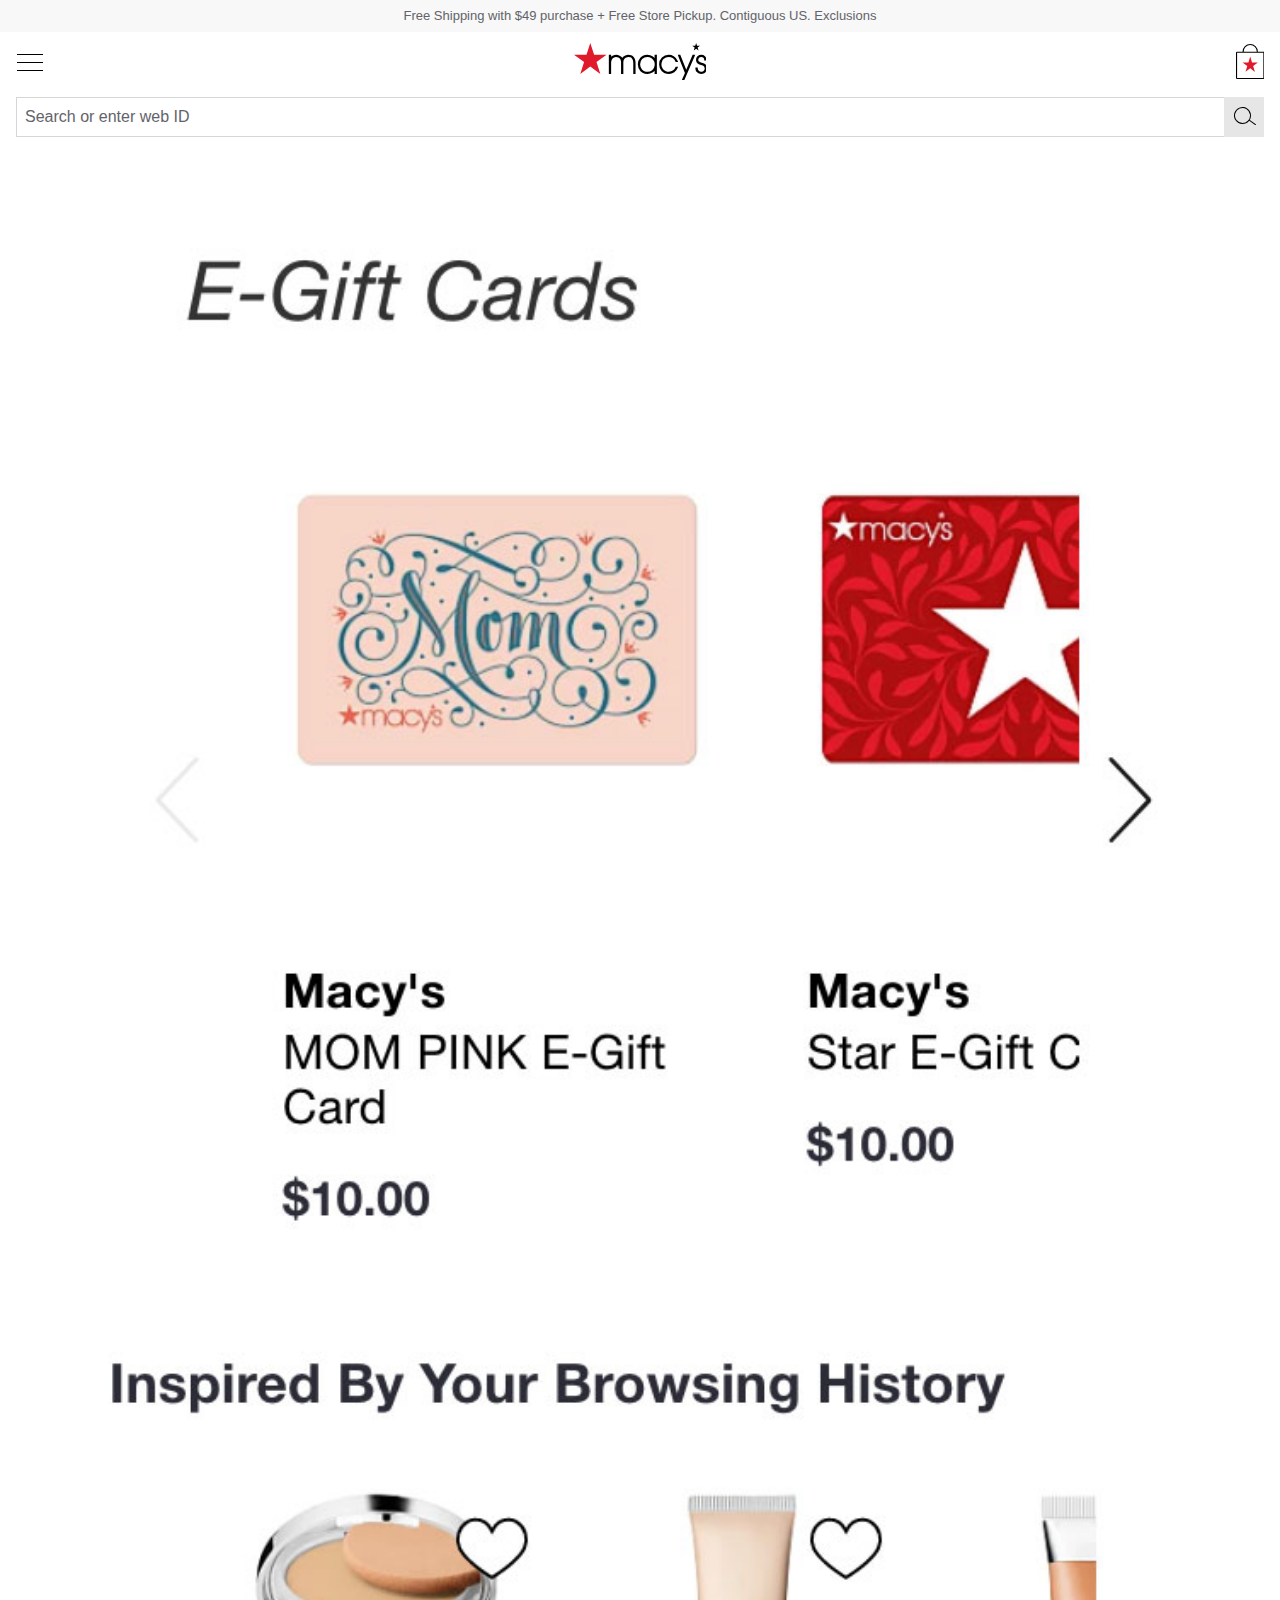
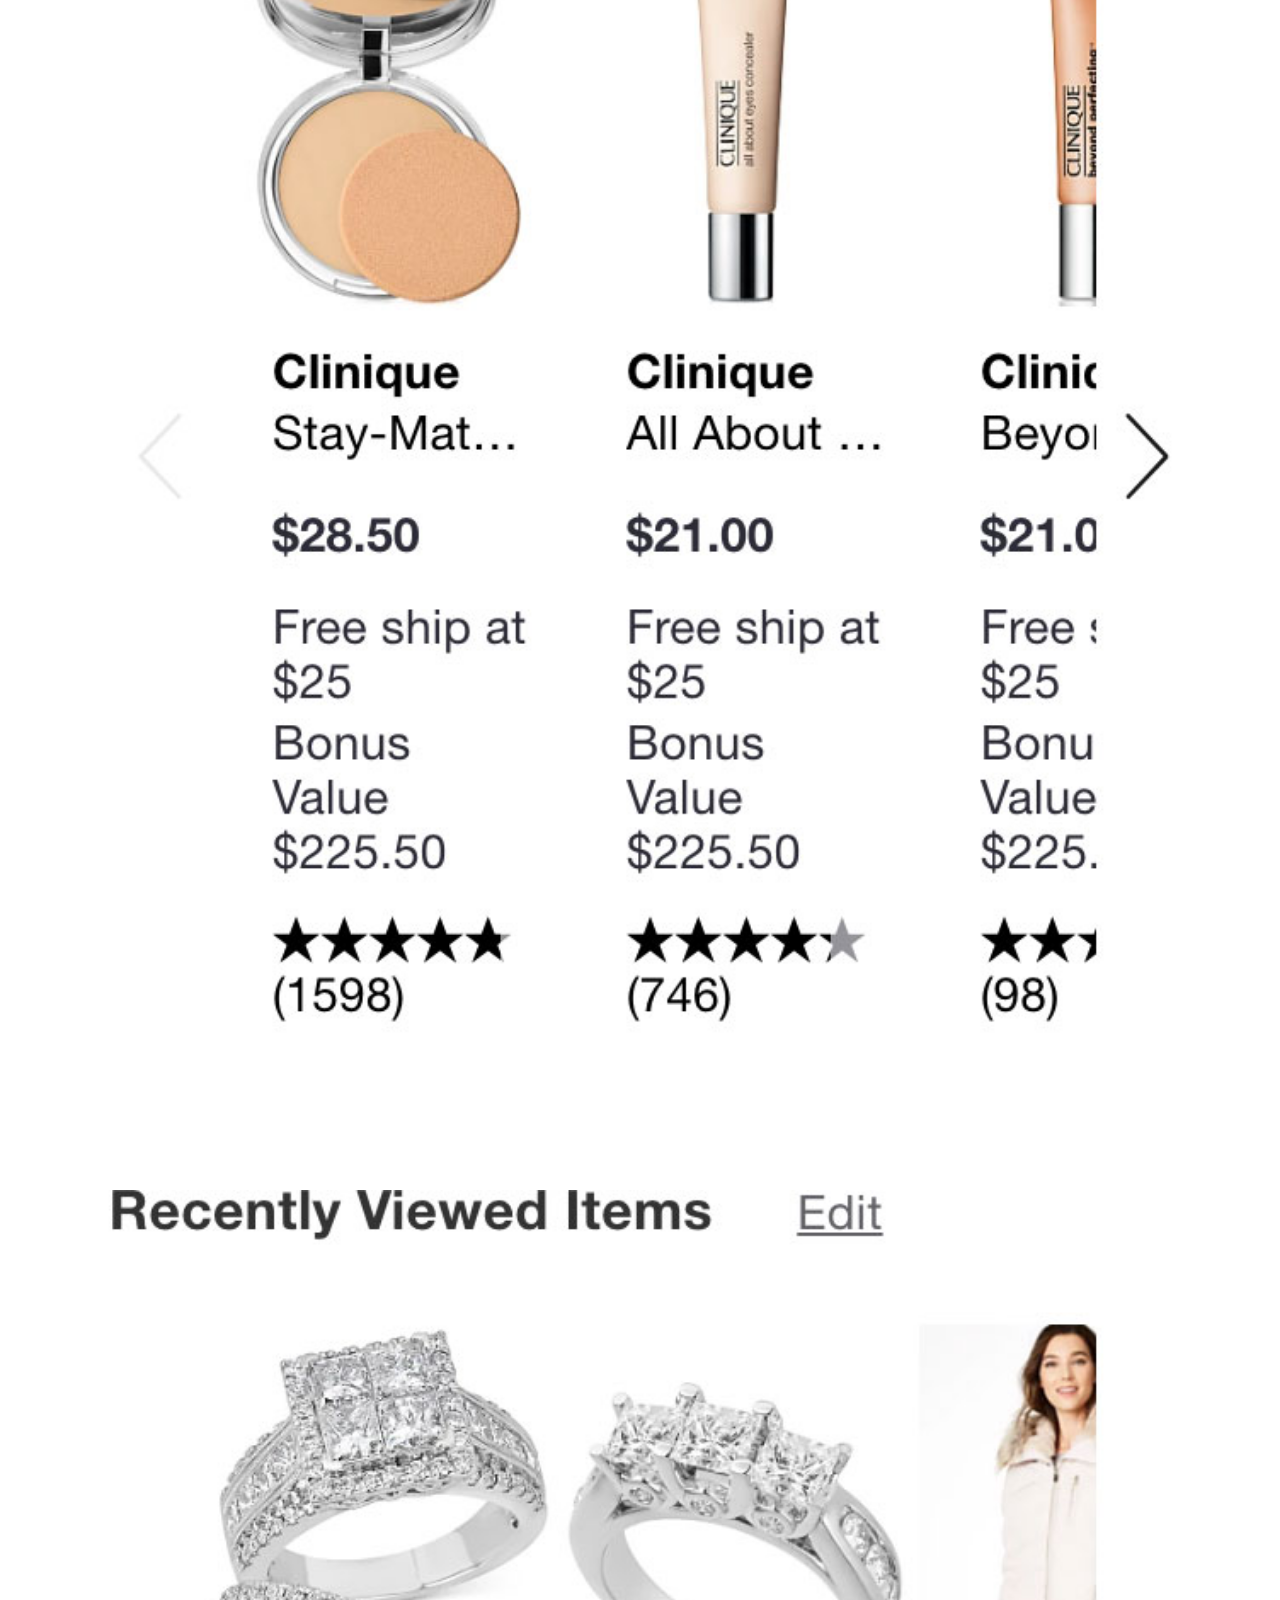
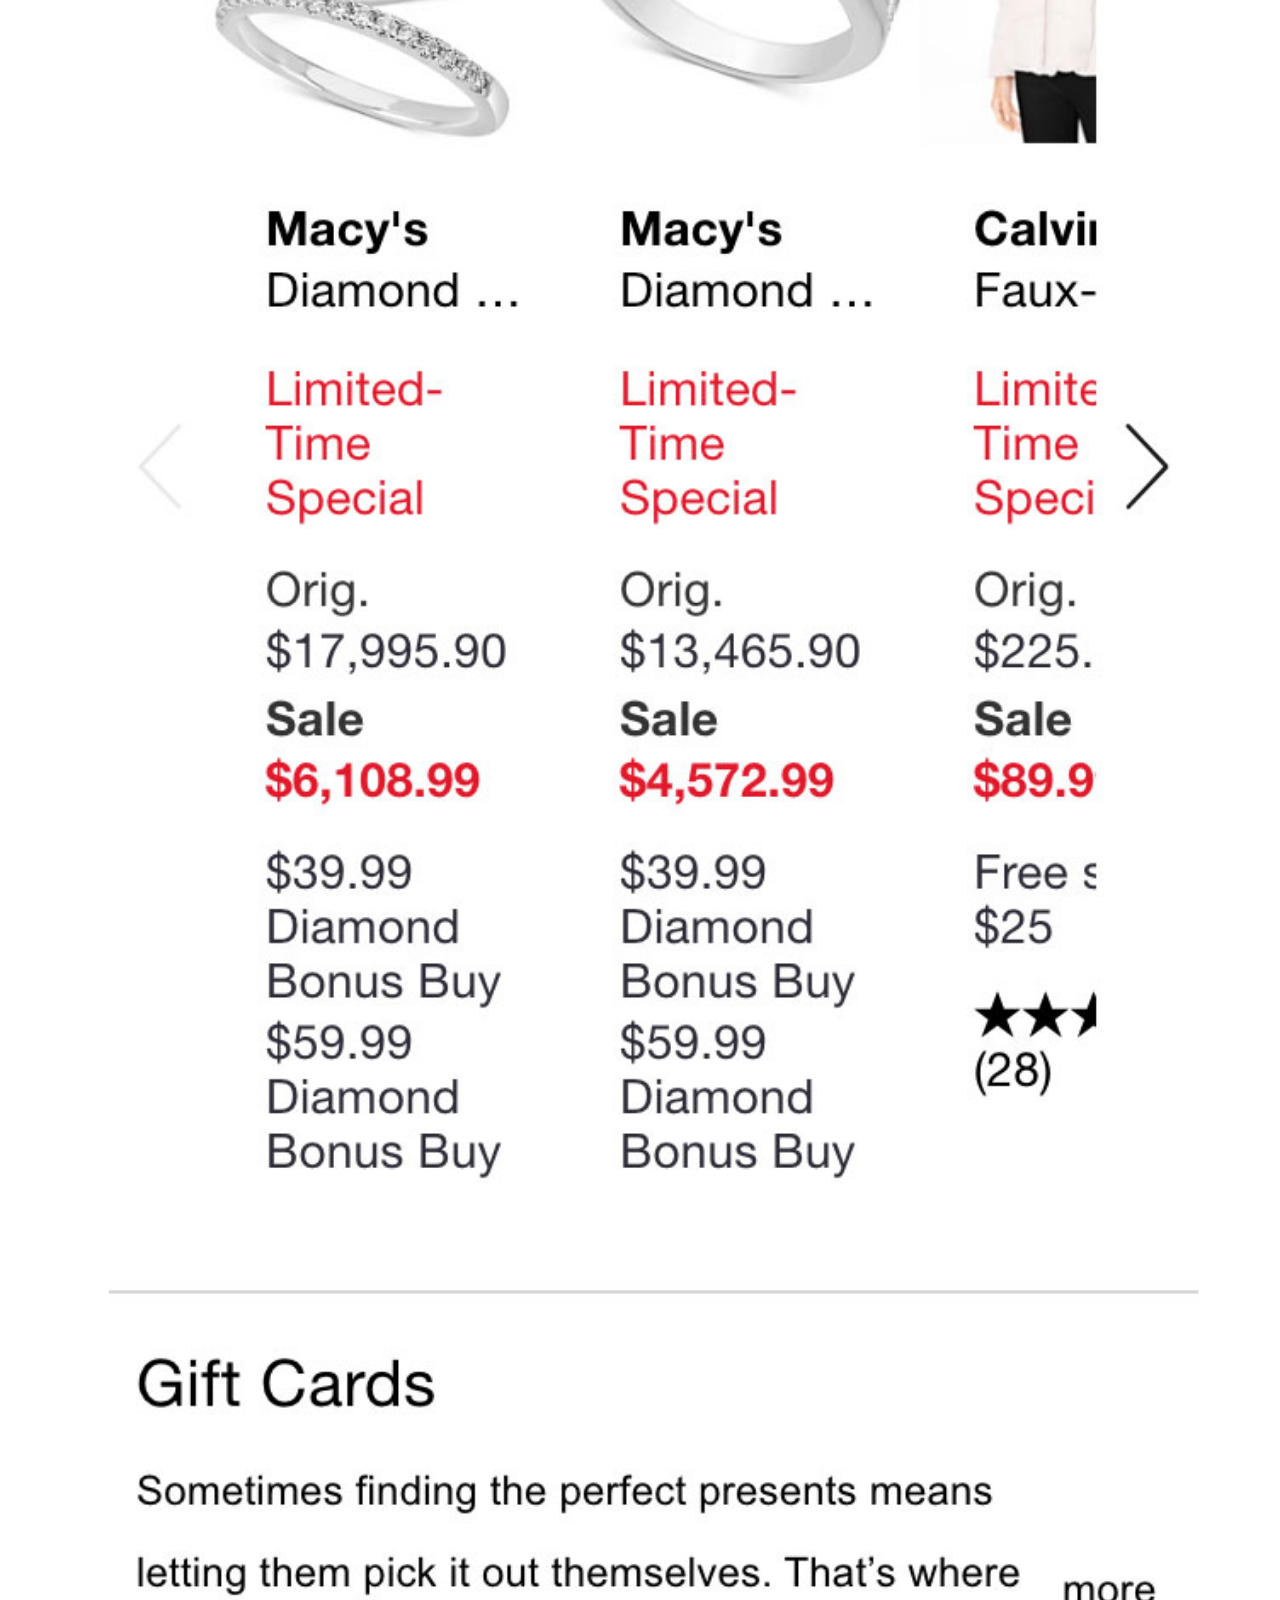
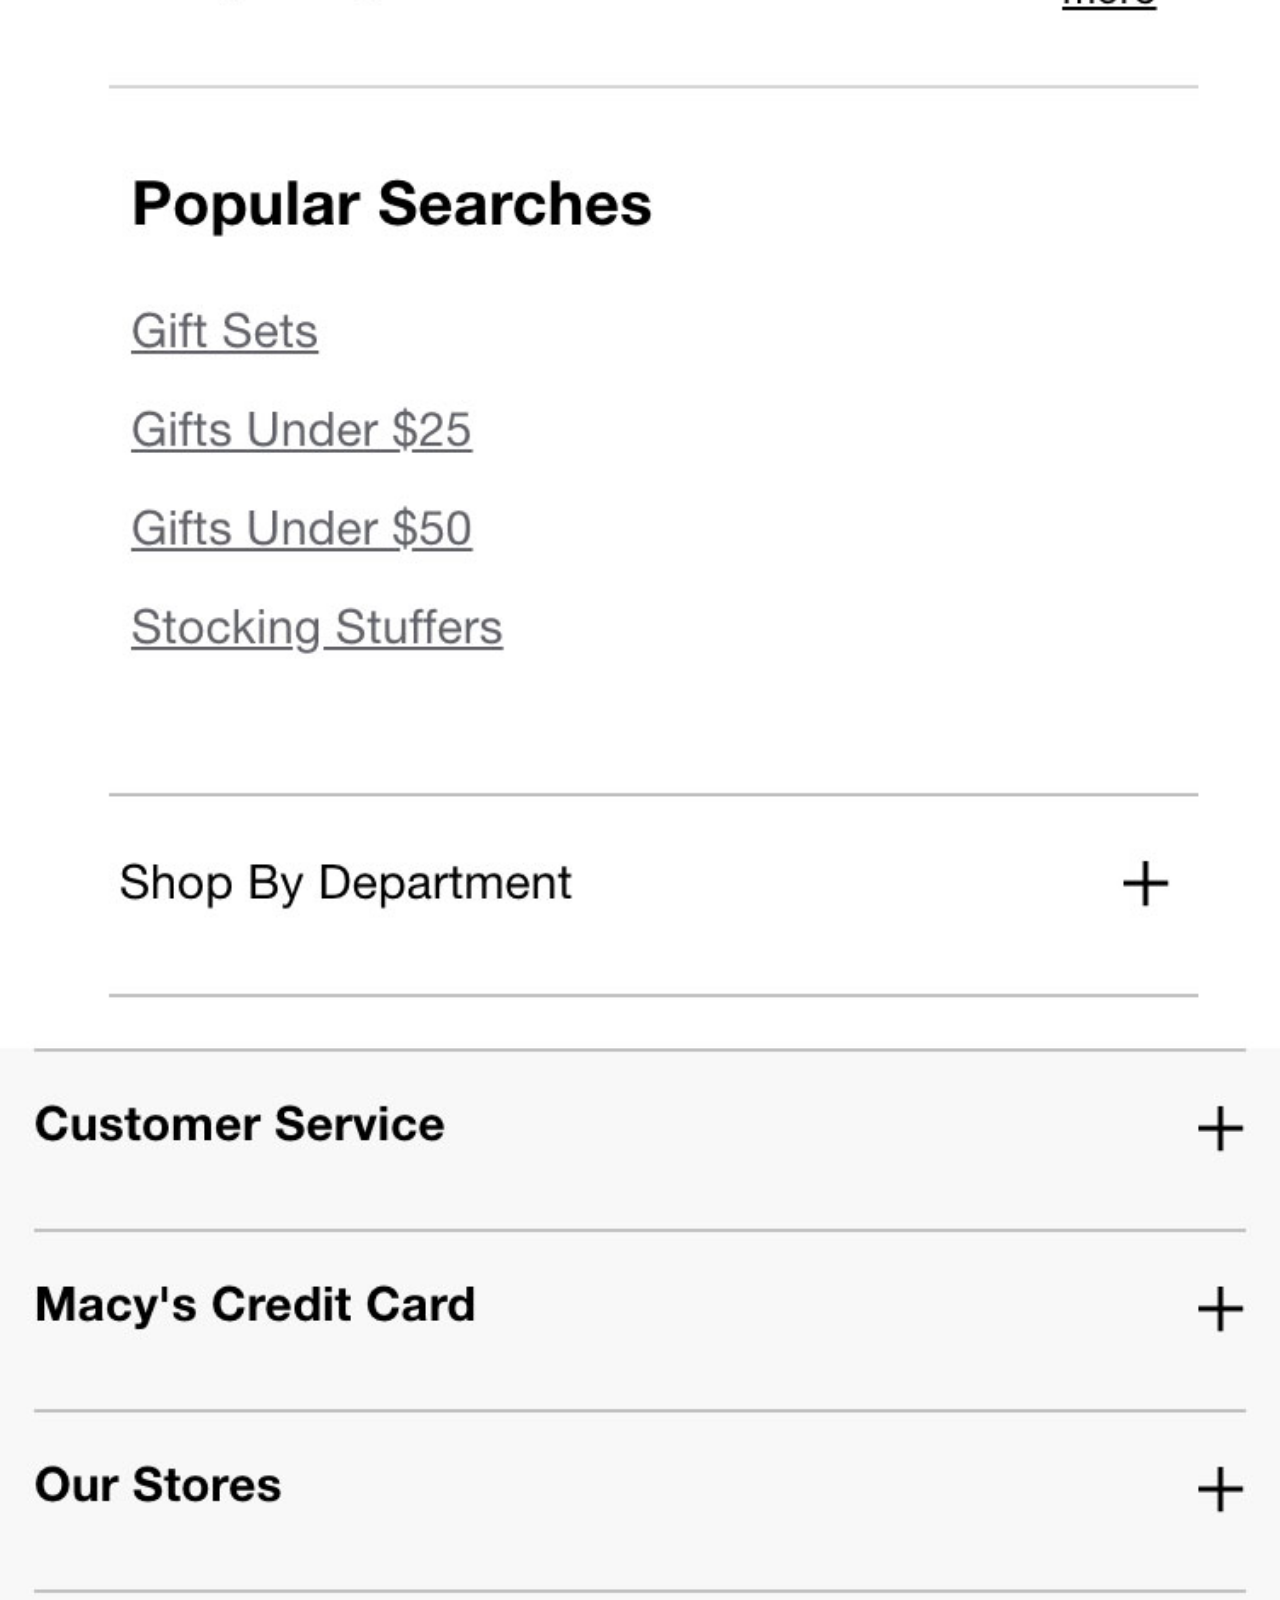
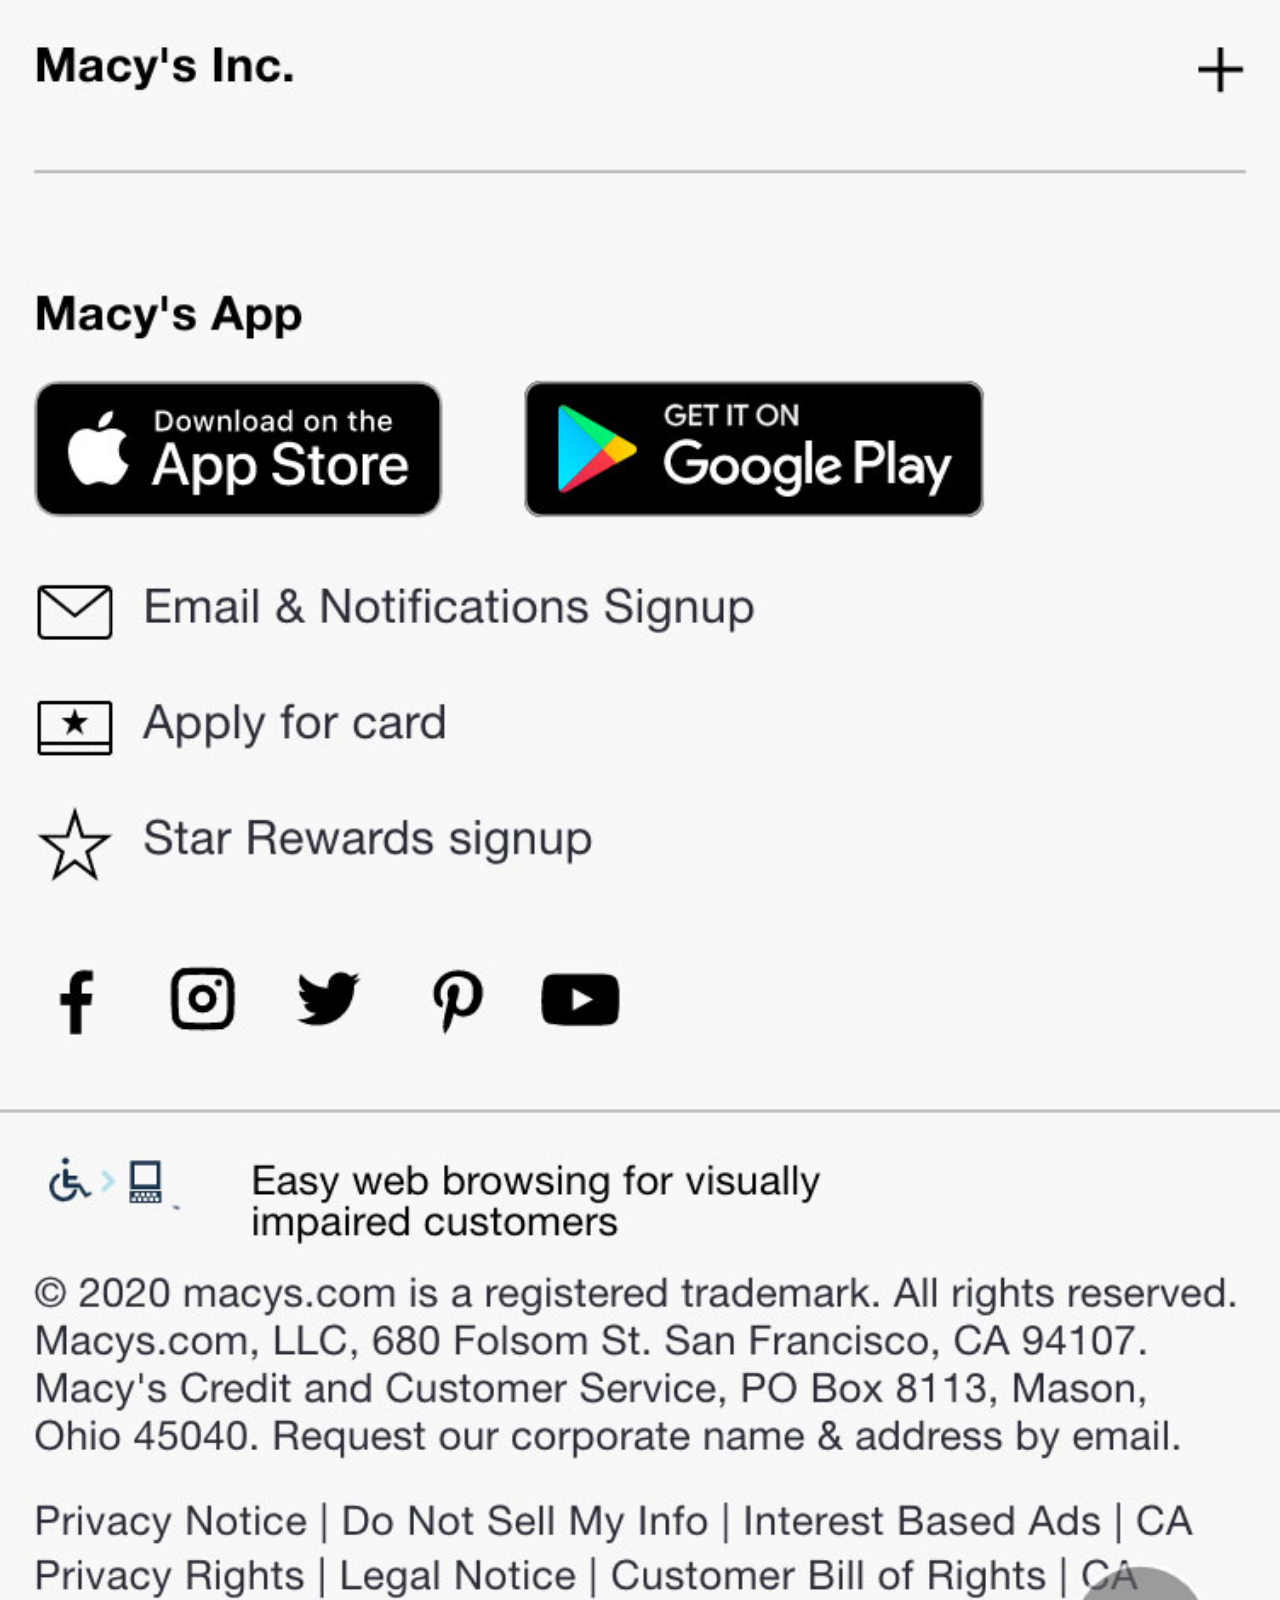
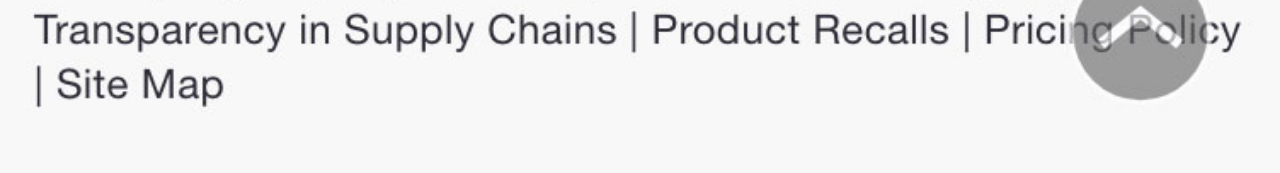
<file: gift-cards.html>
<!DOCTYPE html>
<head>
	<meta charset="utf-8">
	<meta http-equiv="X-UA-Compatible" content="IE=edge">
	<title>Gift Cards, E-Gift Cards & Gift Certificates - Macy's</title>
	<meta name="description" content="">
	<meta name="viewport" content="width=device-width, initial-scale=1, user-scalable=0">
	<link rel="stylesheet" href="css/style-min.css">
</head>
<!-- <body class="menuA1" data-description="Menu under, Icon no change, X overlay"> -->
<!-- <body class="menuA2" data-description="Menu under, Icon turns red, X overlay"> -->
<!-- <body class="menuA3" data-description="Menu under, Icon turns to X, No X overlay"> -->
<!-- <body class="menuB1" data-description="Menu over, X overlay"> -->
<!-- <body class="menuB2" data-description="Menu over, No X overlay"> -->
<body>


<div class="header">
		<div class="top-bar"> <!-- TOP BAR START -->
		Free Shipping with $49 purchase + Free Store Pickup. Contiguous US. <a href="#">Exclusions</a>
	</div> <!-- TOP BAR END -->
	<div class="inset">
		<a href="index.html"><div class="logo">
			<svg xmlns="http://www.w3.org/2000/svg" viewBox="0 0 416 117.183">
				<path id="macy_s" data-name="macy&apos;s" d="M450.659,66.18c3.719,2.814,5.671,6.924,5.967,12.563a17.1,17.1,0,0,1-.982,6.833,16.8,16.8,0,0,1-3.608,5.855,17.27,17.27,0,0,1-5.881,4.092,18.329,18.329,0,0,1-7.141,1.423,20.3,20.3,0,0,1-7.705-1.516A18.384,18.384,0,0,1,425,91.1a16.4,16.4,0,0,1-3.307-5.216,16.841,16.841,0,0,1-1.127-6.118l.13-3.184,7.047-.039.042,2.478a11.081,11.081,0,0,0,3.119,7.95,11.3,11.3,0,0,0,8.11,2.976,11.43,11.43,0,0,0,4.278-.8,9.773,9.773,0,0,0,3.345-2.241,9.9,9.9,0,0,0,2.092-3.264,10.767,10.767,0,0,0,.736-3.988l-.007-.357c-.081-3-.854-5.145-2.439-6.732-1.716-1.716-4.436-2.94-8.563-3.852-3.961-1.144-8-2.436-10.917-4.771-3.281-2.6-4.884-6.1-5.048-10.99,0-5.083,1.833-9.273,5.3-12.16a17.508,17.508,0,0,1,11.222-3.806,16.5,16.5,0,0,1,11.555,4.364,15.641,15.641,0,0,1,4.564,11.273l.033,2.552h-7.168l-.042-2.471a10.958,10.958,0,0,0-.664-3.758,7.49,7.49,0,0,0-1.7-2.657,7.679,7.679,0,0,0-2.782-1.717,9.975,9.975,0,0,0-3.733-.589,11.463,11.463,0,0,0-4.215.744,8.453,8.453,0,0,0-3.063,2.034,7.7,7.7,0,0,0-1.664,2.7,8.611,8.611,0,0,0-.479,3.307,7.144,7.144,0,0,0,2.357,5.534c1.484,1.267,3.754,2.267,7.594,3.345l.411.107C443.722,62.767,447.517,63.8,450.659,66.18ZM419.92,8.96,422.805.11l2.857,8.85h9.327l-7.549,5.482,2.867,8.869-7.52-5.482-7.472,5.463,2.831-8.844L410.576,8.96ZM391.883,84.147l19.909-47.152h8.026l-2.076,5.152L385.4,117.293h-7.99l10.344-23.63-9.911-25.038c-5.146-13-10.325-26.111-10.49-26.531l-2.011-5.1h7.782Zm-71.1-33.618a19.325,19.325,0,0,0-4.713,7.1,25.18,25.18,0,0,0-1.82,9.337A24.17,24.17,0,0,0,316,76.149a21.813,21.813,0,0,0,5.026,7.444,22.307,22.307,0,0,0,7.292,4.712,23.871,23.871,0,0,0,22.611-2.835,19.975,19.975,0,0,0,7.045-9.214l.572-1.7h7.779l-1.214,3.364A28.405,28.405,0,0,1,354.489,91.78a29.754,29.754,0,0,1-16.954,5.165c-9.233,0-17.087-3.252-22.7-9.4a30.626,30.626,0,0,1-7.757-20.473,29.424,29.424,0,0,1,29.968-30.074,31.449,31.449,0,0,1,15.847,4.349,28.313,28.313,0,0,1,12.333,15.193l1.175,3.342H358.68l-.592-1.662a20.944,20.944,0,0,0-8.825-10.864,22.988,22.988,0,0,0-11.837-3.364,24.272,24.272,0,0,0-8.991,1.549A25.656,25.656,0,0,0,320.784,50.528ZM292.805,36.994h7.177v59.94h-7.177V87.042a27.686,27.686,0,0,1-6.691,5.709,30,30,0,0,1-15.794,4.189c-11.368,0-18.392-5.209-22.282-9.581a30.917,30.917,0,0,1,.007-40.791c3.886-4.365,10.908-9.575,22.276-9.575a30.528,30.528,0,0,1,17.139,5.158,27.9,27.9,0,0,1,5.347,4.679Zm.026,33.813a21.875,21.875,0,0,0,.272-4.349,23.267,23.267,0,0,0-.41-4.46,20.364,20.364,0,0,0-1.2-3.959,21.648,21.648,0,0,0-8.24-10.227,23.3,23.3,0,0,0-12.938-3.823,22.674,22.674,0,0,0-16.281,6.554,23.066,23.066,0,0,0-6.51,16.423,24.154,24.154,0,0,0,5.94,15.842c4.21,4.669,10.14,7.136,17.148,7.136a21.843,21.843,0,0,0,21.116-15.014A20.591,20.591,0,0,0,292.831,70.808ZM226.552,42.932a20.688,20.688,0,0,1,5.1,8.734,40.925,40.925,0,0,1,1.613,12.1V96.934H226.1V63.77a33.748,33.748,0,0,0-1.243-9.812,14.641,14.641,0,0,0-3.485-6.113,11.558,11.558,0,0,0-4.437-2.854,19.056,19.056,0,0,0-12.718.214,12.652,12.652,0,0,0-5.535,4.015,14.938,14.938,0,0,0-2.954,5.822,38.591,38.591,0,0,0-.673,8.727V96.934h-7.174l.02-34.746a28.08,28.08,0,0,0-.917-8.042A14.411,14.411,0,0,0,184.53,49.4a12.958,12.958,0,0,0-4.936-3.871,19.18,19.18,0,0,0-7.31-1.537,13.61,13.61,0,0,0-6.25,1.261,12.39,12.39,0,0,0-4.765,3.651,16.239,16.239,0,0,0-3.345,6,28.017,28.017,0,0,0-1.091,8.369V96.934h-7.177V36.994h7.177v6.445A20.729,20.729,0,0,1,163.1,39a22.363,22.363,0,0,1,9.254-2,25.174,25.174,0,0,1,9.732,1.841,19.342,19.342,0,0,1,7.484,5.45,15.244,15.244,0,0,1,1.878,2.754,20.766,20.766,0,0,1,2.176-2.841,21.373,21.373,0,0,1,7.585-5.314,26.183,26.183,0,0,1,18.289-.429A19.17,19.17,0,0,1,226.552,42.932Z" transform="translate(-40.655 -0.11)" fill-rule="evenodd"></path>
				<path id="star" d="M50.962.11,62.947,37h38.865L70.365,59.866,82.393,96.936,50.914,74,19.622,96.828l11.965-36.9L0,37H38.991Z" transform="translate(0 -0.11)" fill="#e01a2b" fill-rule="evenodd"></path>
			</svg>
		</div></a>
		<div class="bag">
			<a href="#">
				<svg class="icon" xmlns="http://www.w3.org/2000/svg" viewBox="0 0 19.5 24">
					<path id="bag" d="M20.75,8h-18V25.25h18Zm-4.5-.75a4.5,4.5,0,0,0-9,0Zm-9.75,0a5.25,5.25,0,0,1,10.5,0h3.75A.75.75,0,0,1,21.5,8V25.25a.75.75,0,0,1-.75.75h-18A.75.75,0,0,1,2,25.25V8a.75.75,0,0,1,.75-.75Z" transform="translate(-2 -2)"/></path>
					<path id="star" d="M16.5,24,13.25,21.51l-3.225,2.475,1.23-4L8,17.5h4.02l1.238-4,1.238,4H18.5L15.26,19.98Z" transform="translate(-3.5 -4.875)" fill="#e01a2b" fill-rule="evenodd"/></path>
				</svg>
			</a>
		</div>
		<div class="menu-button">
			<div class="burger-icon">
				<div class="burger-line burger-top"></div>
				<div class="burger-line burger-middle"></div>
				<div class="burger-line burger-bottom"></div>
			</div>
		</div>
	</div>
	<div class="search-input">
		<input type="text" placeholder="Search or enter web ID">
		<a class="input-button">
			<svg class="icon" xmlns="http://www.w3.org/2000/svg" width="22.024" height="18.182" viewBox="0 0 22.024 18.182" fill="#000000">
				<path id="Icon" d="M22.8,18.26l-6-4.38A8.37,8.37,0,0,0,18,9.5a8.51,8.51,0,1,0-1.79,5.21l6,4.36a.52.52,0,0,0,.29.09.5.5,0,0,0,.3-.9ZM9.5,17a7.49,7.49,0,1,1,5.306-2.194A7.48,7.48,0,0,1,9.5,17Z" transform="translate(-0.979 -0.978)"/></path>
			</svg>
		</a>
	</div>
</div>

<div class="menu-drawer-x">
	<svg xmlns="http://www.w3.org/2000/svg" width="15.991" height="15.995" viewBox="0 0 15.991 15.995"><defs><style>.a8080{fill:#fff;}</style></defs><path class="a8080" d="M8.75,8,15.84.91a.53.53,0,0,0-.75-.75L8,7.25.91.16A.53.53,0,0,0,.16.91L7.25,8,.16,15.09a.53.53,0,0,0,0,.75A.5.5,0,0,0,.53,16a.51.51,0,0,0,.38-.16L8,8.75l7.09,7.09a.51.51,0,0,0,.38.16.5.5,0,0,0,.37-.16.53.53,0,0,0,0-.75Z" transform="translate(-0.005 -0.005)"></path></svg>
</div>

<div class="menu-drawer">
	<!-- Back Bar ------------------------------>
	<div class="back-bar">
		<div class="row row-header"><div class="category">&nbsp;</div><div class="icon-back"></div></div>
	</div>
	<div class="menu-slider">
		<!-- Main Menu ------------------------------>
		<div class="group l1 active" data-group="1">
			<div class="rows">
				<div class="search-input">
					<input type="text" placeholder="Search or enter web ID">
					<a class="input-button">
						<svg class="icon" xmlns="http://www.w3.org/2000/svg" width="22.024" height="18.182" viewBox="0 0 22.024 18.182" fill="#000000">
							<path id="Icon" d="M22.8,18.26l-6-4.38A8.37,8.37,0,0,0,18,9.5a8.51,8.51,0,1,0-1.79,5.21l6,4.36a.52.52,0,0,0,.29.09.5.5,0,0,0,.3-.9ZM9.5,17a7.49,7.49,0,1,1,5.306-2.194A7.48,7.48,0,0,1,9.5,17Z" transform="translate(-0.979 -0.978)"/></path>
						</svg>
					</a>
				</div>
				<!-- <div class="row-divider row-divider-for-search-input"><div class="divider"></div></div> -->
				<div class="top-links">
					<div class="row" data-id="102" data-child="202"><span><div class="icon-left"><svg xmlns="http://www.w3.org/2000/svg" width="22.001" height="20" viewBox="0 0 22.001 20"><path d="M0,20l.05-.95A7.659,7.659,0,0,1,7.661,12h6.658v.05a7.658,7.658,0,0,1,7.611,7L22,20Zm1.05-1H20.92a6.661,6.661,0,0,0-6.6-6H7.661A6.671,6.671,0,0,0,1.05,19ZM6,5a5,5,0,1,1,5,5A5,5,0,0,1,6,5ZM7,5a4,4,0,1,0,4-4A4,4,0,0,0,7,5Z"></path></svg></div>My Account</span><div class="icon-right"></div></div>
					<div class="row"><span><div class="icon-left"><svg xmlns="http://www.w3.org/2000/svg" viewBox="0 0 22 20.96"><path id="Path" d="M11.01.52,8.43,8.51H0l6.83,4.96L4.24,21.45,11,16.51l6.8,4.97-2.6-8.02L22,8.51H13.6Z" transform="translate(0 -0.52)" fill="#e01a2b"></path><path id="Path-2" data-name="Path" d="M6.83,13.47l8.37-.01L0,8.51Z" transform="translate(0 -0.52)" fill="#ab0000"></path><path id="Path-3" data-name="Path" d="M6.83,13.47,4.24,21.45,22,8.51Z" transform="translate(0 -0.52)" fill="#c11221"></path></svg></div>Earn Star Rewards</span><div class="icon-right"></div></div>
					<div class="row complex">
						<div class="icon-left">
							<svg xmlns="http://www.w3.org/2000/svg" viewBox="0 0 22.001 20">
								<path id="Icon" d="M-6029,20a1,1,0,0,1-1-1V1a1,1,0,0,1,1-1h20a1,1,0,0,1,1,1V19a1,1,0,0,1-1,1Zm10.549-1H-6009V1h-9.451ZM-6029,19h9.449V1H-6029Zm13-8V8h1v3Zm-7,0V8h1v3Z" transform="translate(6030)"/></path>
							</svg>
						</div>
						<div class="lockup">
							Macy's Union Square
							<div class="secondary-message"><span class="green">Open</span> until 9 PM</div>
						</div>
						<div class="icon-right"></div>
					</div>
				</div>
				<div class="row-divider"><div class="divider"></div></div>
				<div class="row title">Shop By Department</div>
				<div class="row" data-id="201.1" data-child="301"><span>Women</span><div class="icon-right"></div></div>
				<div class="row" data-id="201.2" data-child="302"><span>Men</span><div class="icon-right"></div></div>
				<div class="row" data-id="201.3" data-child="303"><span>Kids & Baby</span><div class="icon-right"></div></div>
				<div class="row" data-id="201.4" data-child="304"><span>Home</span><div class="icon-right"></div></div>
				<div class="row" data-id="201.5" data-child="305"><span>Shoes</span><div class="icon-right"></div></div>
				<div class="row" data-id="201.6" data-child="306"><span>Handbags & Accessories</span><div class="icon-right"></div></div>
				<div class="row" data-id="201.7" data-child="307"><span>Beauty</span><div class="icon-right"></div></div>
				<div class="row" data-id="201.8" data-child="308"><span>Furniture</span><div class="icon-right"></div></div>
				<div class="row" data-id="201.9" data-child="309"><span>Bed & Bath</span><div class="icon-right"></div></div>
				<div class="row" data-id="201.10" data-child="311"><span>Jewelry</span><div class="icon-right"></div></div>
				<div class="row" data-id="201.11" data-child="312"><span>Watches</span><div class="icon-right"></div></div>
				<div class="row" data-id="201.12" data-child="313"><span>Juniors</span><div class="icon-right"></div></div>
				<div class="row" data-id="201.13" data-child="314"><span>Plus Size</span><div class="icon-right"></div></div>
				<div class="row" data-id="201.14" data-child="315"><span>Sports Fan Shop</span><div class="icon-right"></div></div>
				<div class="row"><span>The Edit</span><div class="icon-right"></div></div>
				<div class="row" data-id="201.15" data-child="316"><span>Holiday Lane</span><div class="icon-right"></div></div>
				<a href="sale-clearance.html"><div class="row"><span>Sale & Clearance</span><div class="icon-right"></div></div></a>
				<!-- <div class="row" data-id="101" data-child="201"><span><strong>Shop By Department</strong></span><div class="icon-right"></div></div> -->
				<div class="row-divider"><div class="divider"></div></div>
				<div class="bottom-links">
					<div class="row"><span><div class="icon-left"><svg xmlns="http://www.w3.org/2000/svg" width="16" height="21.999" viewBox="0 0 16 21.999"><path d="M-6027.64,14.729a16.627,16.627,0,0,1-2.179-5.059A7.666,7.666,0,0,1-6030,8a8,8,0,0,1,8-8,8,8,0,0,1,8,8,7.659,7.659,0,0,1-.18,1.651,16.6,16.6,0,0,1-2.179,5.059A47.367,47.367,0,0,1-6022,22,47.329,47.329,0,0,1-6027.64,14.729ZM-6029,8a7,7,0,0,0,.15,1.441,15.147,15.147,0,0,0,2.06,4.74,45.105,45.105,0,0,0,4.79,6.339,44.924,44.924,0,0,0,4.79-6.32,15.15,15.15,0,0,0,2.061-4.74A7.26,7.26,0,0,0-6015,8a7,7,0,0,0-7-7A7,7,0,0,0-6029,8Zm3,0a4,4,0,0,1,4-4,4,4,0,0,1,4,4,4,4,0,0,1-4,4A4,4,0,0,1-6026,8Zm1,0a3,3,0,0,0,3,3,3,3,0,0,0,3-3,3,3,0,0,0-3-3A3,3,0,0,0-6025,8Z" transform="translate(6030)"></path></svg></div>Stores</span><div class="icon-right"></div></div>
					<div class="row"><span><div class="icon-left"><svg xmlns="http://www.w3.org/2000/svg" width="22.005" height="22.011" viewBox="0 0 22.005 22.011"><defs><style>.a9898{fill-rule:evenodd;}</style></defs><path class="a9898" d="M8.661,0a2,2,0,0,1,1.41.584h0L21.42,11.941a2,2,0,0,1,0,2.829h0l-6.656,6.655a2,2,0,0,1-2.829,0h0L.586,10.077A1.994,1.994,0,0,1,0,8.665H0V2A2,2,0,0,1,2,0H8.661Zm0,1H2A1,1,0,0,0,1,2H1V8.665a1,1,0,0,0,.292.7h0L12.641,20.718a1,1,0,0,0,1.415,0h0l6.656-6.655a1,1,0,0,0,0-1.415h0L9.364,1.291A.992.992,0,0,0,8.659,1ZM5.5,3A2.5,2.5,0,1,1,3,5.5,2.5,2.5,0,0,1,5.5,3Zm0,1A1.5,1.5,0,1,0,7,5.5,1.5,1.5,0,0,0,5.5,4Z" transform="translate(0 0)"></path></svg></div>Deals</span><div class="icon-right"></div></div>
					<!-- <div class="row"><span>Lists</span><div class="icon-right"></div></div> -->
					<!-- <div class="row" data-id="103" data-child="203"><span><div class="icon-left"><svg xmlns="http://www.w3.org/2000/svg" width="22.001" height="18" viewBox="0 0 22.001 18"><path d="M-6028,18a2,2,0,0,1-2-2V2a2,2,0,0,1,2-2h18a2,2,0,0,1,2,2V16a2,2,0,0,1-2,2Zm-1-16V16a1,1,0,0,0,1,1h18a1,1,0,0,0,1-1V2a1,1,0,0,0-1-1h-18A1,1,0,0,0-6029,2Zm10,9.632-3.078,2.356,1.177-3.812-3.1-2.365h3.833L-6018.989,4l1.167,3.812H-6014l-3.089,2.355,1.177,3.833Z" transform="translate(6030)"></path></svg></div>Gifts</span><div class="icon-right"></div></div> -->
					<a href="gift-cards.html"><div class="row"><span><div class="icon-left"><svg xmlns="http://www.w3.org/2000/svg" width="22.001" height="18" viewBox="0 0 22.001 18"><path d="M-6028,18a2,2,0,0,1-2-2V2a2,2,0,0,1,2-2h18a2,2,0,0,1,2,2V16a2,2,0,0,1-2,2Zm-1-16V16a1,1,0,0,0,1,1h18a1,1,0,0,0,1-1V2a1,1,0,0,0-1-1h-18A1,1,0,0,0-6029,2Zm10,9.632-3.078,2.356,1.177-3.812-3.1-2.365h3.833L-6018.989,4l1.167,3.812H-6014l-3.089,2.355,1.177,3.833Z" transform="translate(6030)"></path></svg></div>Gift Cards</span><div class="icon-right"></div></div></a>
					<div class="row"><span><div class="icon-left"><svg xmlns="http://www.w3.org/2000/svg" width="19" height="19.55" viewBox="0 0 19 19.55"><path d="M18.363,4.28H13.928a2.288,2.288,0,0,0,.364-.31,2.6,2.6,0,0,0,.537-.882,2.552,2.552,0,0,0,.155-.919,2.142,2.142,0,0,0-.228-.951,2.147,2.147,0,0,0-.98-.941,2.71,2.71,0,0,0-.716-.23,2.857,2.857,0,0,0-.966-.009,2.953,2.953,0,0,0-.739.241,3.193,3.193,0,0,0-.606.384,3.875,3.875,0,0,0-.567.548,4.8,4.8,0,0,0-.476.653c-.084.138-.152.263-.206.371-.054-.108-.121-.233-.206-.371a4.937,4.937,0,0,0-.473-.652A3.985,3.985,0,0,0,8.252.662,3.2,3.2,0,0,0,7.645.278,2.926,2.926,0,0,0,6.9.037a2.825,2.825,0,0,0-.965.009,2.708,2.708,0,0,0-.713.229,2.163,2.163,0,0,0-.511.336,2.071,2.071,0,0,0-.7,1.56,2.6,2.6,0,0,0,.694,1.8,2.281,2.281,0,0,0,.364.31H.637A.638.638,0,0,0,0,4.917V8.792a.637.637,0,0,0,.637.637h.428v9.129a1,1,0,0,0,.993.993H16.941a.994.994,0,0,0,.993-.993V9.428h.429A.638.638,0,0,0,19,8.792V4.917a.638.638,0,0,0-.637-.637M10,3.4a3.658,3.658,0,0,1,.18-.537,4.1,4.1,0,0,1,.279-.541,3.892,3.892,0,0,1,.387-.532,2.955,2.955,0,0,1,.446-.433,2.28,2.28,0,0,1,.442-.283,1.981,1.981,0,0,1,.506-.166,1.817,1.817,0,0,1,.306-.025,2.069,2.069,0,0,1,.356.031,1.843,1.843,0,0,1,.479.152,1.29,1.29,0,0,1,.309.2,1.265,1.265,0,0,1,.276.349,1.272,1.272,0,0,1,.13.57,1.669,1.669,0,0,1-.1.593,1.728,1.728,0,0,1-.349.577,1.8,1.8,0,0,1-.618.41,4.417,4.417,0,0,1-.962.272,7.192,7.192,0,0,1-1.918.2l-.106-.05a.506.506,0,0,1-.041-.1,1.03,1.03,0,0,1-.058-.278A1.279,1.279,0,0,1,10,3.4m1.008,5.138h-2.7V5.167h2.7Zm0,10.122h-2.7V9.428h2.7ZM5,2.785a1.654,1.654,0,0,1-.1-.591,1.27,1.27,0,0,1,.133-.574A1.206,1.206,0,0,1,5.3,1.273a1.339,1.339,0,0,1,.315-.2A1.827,1.827,0,0,1,6.095.918,2.045,2.045,0,0,1,6.45.887a1.783,1.783,0,0,1,.3.025,1.931,1.931,0,0,1,.507.166,2.318,2.318,0,0,1,.444.283,3.053,3.053,0,0,1,.447.434,3.916,3.916,0,0,1,.385.53,4,4,0,0,1,.278.542,3.469,3.469,0,0,1,.179.534,1.265,1.265,0,0,1,.06.415,1.012,1.012,0,0,1-.06.279.226.226,0,0,1-.1.139.236.236,0,0,1-.048.012h0a7.241,7.241,0,0,1-1.918-.2,4.443,4.443,0,0,1-.964-.273,1.8,1.8,0,0,1-.616-.41A1.718,1.718,0,0,1,5,2.785M.887,5.167H7.426V8.542H.887ZM1.951,18.558V9.428H7.426v9.236H2.058a.107.107,0,0,1-.106-.106m15.1,0a.106.106,0,0,1-.106.106H11.9V9.428h5.15ZM18.113,8.542H11.9V5.167h6.216Z" transform="translate(0 0)"></path></svg></div>Gift Ideas</span><div class="icon-right"></div></div>
					<a href="wedding-registry.html"><div class="row"><span><div class="icon-left"><svg xmlns="http://www.w3.org/2000/svg" width="22.001" height="21.999" viewBox="0 0 22.001 21.999"><path d="M-6030,22V18a2,2,0,0,1,2-2h1V13a2,2,0,0,1,2-2h1.5V8.5a1.446,1.446,0,0,1,.38-1.037,1.437,1.437,0,0,1,1-.463h6.241a1.437,1.437,0,0,1,1,.463A1.438,1.438,0,0,1-6014.5,8.5V11h1.5a2,2,0,0,1,2,2v3h1a2,2,0,0,1,2,2v4Zm1-4v3h20V18a1,1,0,0,0-1-1h-18A1,1,0,0,0-6029,18Zm17-2V13a1,1,0,0,0-1-1h-12a1,1,0,0,0-1,1v3Zm-3.5-5V8.5c0-.271-.171-.5-.38-.5h-6.241c-.21,0-.38.23-.38.5V11Zm-3.5-6.421-1.84,1.41.7-2.279L-6022,2.29h2.3L-6019,0l.709,2.29h2.29l-1.85,1.41.71,2.3Z" transform="translate(6030)"></path></svg></div>Wedding Registry</span><div class="icon-right"></div></div></a>
				</div>
			</div>
		</div>
		<!-- Shop By ------------------------------>
		<div class="group nol1" data-group="201">
			<div class="row row-header"><div class="category">Shop By Department</div></div>
			<div class="rows">
				<div class="row" data-id="201.1" data-child="301"><span>Women</span><div class="icon-right"></div></div>
				<div class="row" data-id="201.2" data-child="302"><span>Men</span><div class="icon-right"></div></div>
				<div class="row" data-id="201.3" data-child="303"><span>Kids & Baby</span><div class="icon-right"></div></div>
				<div class="row" data-id="201.4" data-child="304"><span>Home</span><div class="icon-right"></div></div>
				<div class="row" data-id="201.5" data-child="305"><span>Shoes</span><div class="icon-right"></div></div>
				<div class="row" data-id="201.6" data-child="306"><span>Handbags & Accessories</span><div class="icon-right"></div></div>
				<div class="row" data-id="201.7" data-child="307"><span>Beauty</span><div class="icon-right"></div></div>
				<div class="row" data-id="201.8" data-child="308"><span>Furniture</span><div class="icon-right"></div></div>
				<div class="row" data-id="201.9" data-child="309"><span>Bed & Bath</span><div class="icon-right"></div></div>
				<div class="row" data-id="201.10" data-child="311"><span>Jewelry</span><div class="icon-right"></div></div>
				<div class="row" data-id="201.11" data-child="312"><span>Watches</span><div class="icon-right"></div></div>
				<div class="row" data-id="201.12" data-child="313"><span>Juniors</span><div class="icon-right"></div></div>
				<div class="row" data-id="201.13" data-child="314"><span>Plus Size</span><div class="icon-right"></div></div>
				<div class="row" data-id="201.14" data-child="315"><span>Sports Fan Shop</span><div class="icon-right"></div></div>
				<div class="row"><span>The Edit</span><div class="icon-right"></div></div>
				<div class="row" data-id="201.15" data-child="316"><span>Holiday Lane</span><div class="icon-right"></div></div>
				<div class="row"><span>Sale & Clearance</span><div class="icon-right"></div></div>
			</div>
		</div>
		<!-- Women ------------------------------>
		<div class="group l2 nol1" data-group="301">
			<div class="row row-header"><div class="category">Women</div></div>
			<div class="rows">
				<div class="row"><span>Featured for Women</span><div class="icon-right"></div></div>
				<div class="row strong"><span>40-60% Off Select Active Flash Sale</span><div class="icon-right"></div></div>
				<div class="row" data-id="301.1" data-child="401"><span>Clothing</span><div class="icon-right"></div></div>
				<div class="row" data-id="301.2" data-child="402"><span>Special Sizes</span><div class="icon-right"></div></div>
				<div class="row" data-id="301.3" data-child="403"><span>Shoes</span><div class="icon-right"></div></div>
				<div class="row" data-id="301.4" data-child="404"><span>Handbags & Accessories</span><div class="icon-right"></div></div>
				<div class="row" data-id="301.5" data-child="405"><span>Jewelry & Watches</span><div class="icon-right"></div></div>
				<div class="row" data-id="301.6" data-child="406"><span>Beauty</span><div class="icon-right"></div></div>
			<!-- <div class="row" data-id="301.7" data-child="407"><span>Designer & Contemporary</span><div class="icon-right"></div></div> -->
				<div class="row" data-id="301.8" data-child="408"><span>Brands</span><div class="icon-right"></div></div>
			<!-- <div class="row" data-id="301.9" data-child="409"><span>Shop By Occasion</span><div class="icon-right"></div></div> -->
				<div class="row" data-id="301.10" data-child="410"><span>New & Now</span><div class="icon-right"></div></div>
				<div class="row"><span>Sale & Clearance</span><div class="icon-right"></div></div>
			<!-- <div class="row"><span>Free People $49.99 & Under</span><div class="icon-right"></div></div> -->
			</div>
		</div>
		<!-- Women / Clothing ------------------------------>
		<div class="group nol1" data-group="401">
			<div class="row row-header"><div class="category">Women's Clothing</div></div>
			<div class="rows">
				<div class="row"><span>All Women's Clothing</span><div class="icon-right"></div></div>
				<div class="row"><span>Activewear</span><div class="icon-right"></div></div>
				<div class="row" data-id="401.1" data-child="501"><span>Bras, Panties & Lingerie</span><div class="icon-right"></div></div>
				<div class="row"><span>Cashmere</span><div class="icon-right"></div></div>
				<div class="row"><span>Coats</span><div class="icon-right"></div></div>
				<a href="dresses.html"><div class="row"><span>Dresses</span><div class="icon-right"></div></div></a>
				<div class="row"><span>Jackets & Blazers</span><div class="icon-right"></div></div>
				<div class="row"><span>Jeans</span><div class="icon-right"></div></div>
				<div class="row"><span>Jumpsuits & Rompers</span><div class="icon-right"></div></div>
				<div class="row"><span>Pajamas, Robes & Loungewear</span><div class="icon-right"></div></div>
				<div class="row"><span>Pants & Leggings</span><div class="icon-right"></div></div>
				<div class="row"><span>Skirts</span><div class="icon-right"></div></div>
				<div class="row"><span>Suits & Suit Separates</span><div class="icon-right"></div></div>
				<div class="row"><span>Sweaters</span><div class="icon-right"></div></div>
				<a href="women-swimwear.html"><div class="row"><span>Swimwear</span><div class="icon-right"></div></div></a>
				<div class="row"><span>Tops</span><div class="icon-right"></div></div>
				<div class="row" data-id="401.2" data-child="502"><span>Shop By Occasion</span><div class="icon-right"></div></div>
			</div>
		</div>
		<!-- Women / Clothing / Bras, Panties & Lingerie ------------------------------>
		<div class="group nol1" data-group="501">
			<div class="row row-header"><div class="category">Bras, Panties & Lingerie</div></div>
			<div class="rows">
				<div class="row"><span>Featured For Bras, Panties & Lingerie</span><div class="icon-right"></div></div>
				<div class="row" data-id="501.1" data-child="601"><span>Bras</span><div class="icon-right"></div></div>
				<div class="row" data-id="501.2" data-child="602"><span>Panties</span><div class="icon-right"></div></div>
				<div class="row"><span>Lingerie</span><div class="icon-right"></div></div>
				<div class="row"><span>Shapewear</span><div class="icon-right"></div></div>
				<div class="row"><span>Tights, Socks & Pantyhose</span><div class="icon-right"></div></div>
				<div class="row"><span>Plus Size Bras, Panties & Lingerie</span><div class="icon-right"></div></div>
				<div class="row" data-id="501.3" data-child="603"><span>Pajamas, Robes & Loungewear</span><div class="icon-right"></div></div>
				<div class="row" data-id="501.4" data-child="604"><span>New & Now</span><div class="icon-right"></div></div>
				<div class="row" data-id="501.5" data-child="605"><span>Lingerie Guides</span><div class="icon-right"></div></div>
				<div class="row"><span>Sale & Clearance</span><div class="icon-right"></div></div>
			</div>
		</div>
		<!-- Women / Clothing / Bras, Panties & Lingerie / Bras ------------------------------>
		<div class="group nol1" data-group="601">
			<div class="row row-header"><div class="category">Bras</div></div>
			<div class="rows">
				<div class="row"><span>All Bras</span><div class="icon-right"></div></div>
				<div class="row"><span>Comfort</span><div class="icon-right"></div></div>
				<div class="row"><span>Full Coverage</span><div class="icon-right"></div></div>
				<div class="row"><span>Minimizer</span><div class="icon-right"></div></div>
				<div class="row"><span>Nursing & Maternity</span><div class="icon-right"></div></div>
				<a href="bras-pushup.html"><div class="row"><span>Push-Up</span><div class="icon-right"></div></div></a>
				<div class="row"><span>Smoothing</span><div class="icon-right"></div></div>
				<div class="row"><span>Sports</span><div class="icon-right"></div></div>
				<div class="row"><span>Strapless</span><div class="icon-right"></div></div>
				<div class="row"><span>Wireless</span><div class="icon-right"></div></div>
			</div>
		</div>
		<!-- Women / Clothing / Bras, Panties & Lingerie / Panties ------------------------------>
		<div class="group nol1" data-group="602">
			<div class="row row-header"><div class="category">Panties</div></div>
			<div class="rows">
				<div class="row"><span>All Panties</span><div class="icon-right"></div></div>
				<div class="row"><span>Bikini</span><div class="icon-right"></div></div>
				<div class="row"><span>Boy Short</span><div class="icon-right"></div></div>
				<div class="row"><span>Brief</span><div class="icon-right"></div></div>
				<div class="row"><span>High-Cut</span><div class="icon-right"></div></div>
				<div class="row"><span>Hipster</span><div class="icon-right"></div></div>
				<div class="row"><span>Thong</span><div class="icon-right"></div></div>
			</div>
		</div>
		<!-- Women / Clothing / Bras, Panties & Lingerie / Pajamas, Robes & Loungewear ------------------------------>
		<div class="group nol1" data-group="603">
			<div class="row row-header"><div class="category">Pajamas, Robes & Loungewear</div></div>
			<div class="rows">
				<div class="row"><span>All Pajamas, Robes & Loungewear</span><div class="icon-right"></div></div>
				<div class="row"><span>Matching Family Pajamas</span><div class="icon-right"></div></div>
			</div>
		</div>
		<!-- Women / Clothing / Bras, Panties & Lingerie / New & Now ------------------------------>
		<div class="group nol1" data-group="604">
			<div class="row row-header"><div class="category">New & Now</div></div>
			<div class="rows">
				<div class="row"><span>Bra & Lingerie Fit Guide</span><div class="icon-right"></div></div>
				<div class="row"><span>Calvin Klein Neon</span><div class="icon-right"></div></div>
				<div class="row"><span>Chantelle</span><div class="icon-right"></div></div>
				<div class="row"><span>New Sleepwear</span><div class="icon-right"></div></div>
			</div>
		</div>
		<!-- Women / Clothing / Bras, Panties & Lingerie / Lingerie Guides ------------------------------>
		<div class="group nol1" data-group="605">
			<div class="row row-header"><div class="category">Lingerie Guides</div></div>
			<div class="rows">
				<div class="row"><span>Hosiery Trend Guide</span><div class="icon-right"></div></div>
				<div class="row"><span>Lingerie Fit Guide</span><div class="icon-right"></div></div>
				<div class="row"><span>Lingerie Video Hub</span><div class="icon-right"></div></div>
				<div class="row"><span>What To Wear Underneath</span><div class="icon-right"></div></div>
			</div>
		</div>
		<!-- Women / Clothing / Shop By Occasion ------------------------------>
		<div class="group nol1" data-group="502">
			<div class="row row-header"><div class="category">Shop By Occasion</div></div>
			<div class="rows">
				<div class="row"><span>Evening</span><div class="icon-right"></div></div>
				<div class="row"><span>Homecoming Dresses</span><div class="icon-right"></div></div>
				<div class="row"><span>Outdoor & Camping</span><div class="icon-right"></div></div>
				<div class="row"><span>Vacation</span><div class="icon-right"></div></div>
				<div class="row"><span>Wedding</span><div class="icon-right"></div></div>
				<div class="row"><span>Wear To Work</span><div class="icon-right"></div></div>
			</div>
		</div>
		<!-- Women / Special Sizes ------------------------------>
		<div class="group nol1" data-group="402">
			<div class="row row-header"><div class="category">Special Sizes</div></div>
			<div class="rows">
				<div class="row" data-id="402.1" data-child="701"><span>Plus Sizes</span><div class="icon-right"></div></div>
				<div class="row" data-id="402.2" data-child="702"><span>Petites</span><div class="icon-right"></div></div>
				<div class="row" data-id="402.3" data-child="703"><span>Juniors</span><div class="icon-right"></div></div>
				<div class="row"><span>Maternity</span><div class="icon-right"></div></div>
			</div>
		</div>
		<!-- Women / Special Sizes / Plus Sizes ------------------------------>
		<div class="group nol1" data-group="701">
			<div class="row row-header"><div class="category">Plus Sizes</div></div>
			<div class="rows">
				<div class="row"><span>Featured for Plus Sizes</span><div class="icon-right"></div></div>
				<div class="row strong"><span>40-60% Off Select Active Flash Sale</span><div class="icon-right"></div></div>
				<div class="row" data-id="701.1" data-child="801"><span>Clothing</span><div class="icon-right"></div></div>
				<div class="row" data-id="701.2" data-child="802"><span>Trendy & Designer Plus Size</span><div class="icon-right"></div></div>
				<div class="row" data-id="701.3" data-child="803"><span>Brands</span><div class="icon-right"></div></div>
				<div class="row"><span>Sale & Clearance</span><div class="icon-right"></div></div>
			</div>
		</div>
		<!-- Women / Special Sizes / Plus Sizes / Clothing ------------------------------>
		<div class="group nol1" data-group="801">
			<div class="row row-header"><div class="category">Plus Sizes Clothing</div></div>
			<div class="rows">
				<div class="row"><span>All Plus Size Clothing</span><div class="icon-right"></div></div>
				<div class="row"><span>Activewear</span><div class="icon-right"></div></div>
				<div class="row"><span>Bras, Panties & Lingerie</span><div class="icon-right"></div></div>
				<div class="row"><span>Cashmere</span><div class="icon-right"></div></div>
				<div class="row"><span>Coats</span><div class="icon-right"></div></div>
				<div class="row"><span>Dresses</span><div class="icon-right"></div></div>
				<div class="row"><span>Jackets & Blazers</span><div class="icon-right"></div></div>
				<div class="row"><span>Jeans</span><div class="icon-right"></div></div>
				<div class="row"><span>Jumpsuits & Rompers</span><div class="icon-right"></div></div>
				<div class="row"><span>Maternity</span><div class="icon-right"></div></div>
				<div class="row"><span>Pajamas, Robes & Loungewear</span><div class="icon-right"></div></div>
				<div class="row"><span>Pants & Leggings</span><div class="icon-right"></div></div>
				<div class="row"><span>Petite Plus Size</span><div class="icon-right"></div></div>
				<div class="row"><span>Skirts</span><div class="icon-right"></div></div>
				<div class="row"><span>Suits & Suit Separates</span><div class="icon-right"></div></div>
				<div class="row"><span>Sweaters</span><div class="icon-right"></div></div>
				<div class="row"><span>Swimwear</span><div class="icon-right"></div></div>
				<div class="row"><span>Tops</span><div class="icon-right"></div></div>
				<div class="row"><span>Wear to Work</span><div class="icon-right"></div></div>
			</div>
		</div>
		<!-- Women / Special Sizes / Plus Sizes / Trendy & Designer Plus Size ------------------------------>
		<div class="group nol1" data-group="802">
			<div class="row row-header"><div class="category">Trendy & Designer Plus Size</div></div>
			<div class="rows">
				<div class="row"><span>Designer</span><div class="icon-right"></div></div>
				<div class="row"><span>Trendy Plus Size</span><div class="icon-right"></div></div>
			</div>
		</div>
		<!-- Women / Special Sizes / Plus Sizes / Brands ------------------------------>
		<div class="group nol1" data-group="803">
			<div class="row row-header"><div class="category">Plus Sizes Brands</div></div>
			<div class="rows">
				<div class="row"><span>Alfani</span><div class="icon-right"></div></div>
				<div class="row"><span>Calvin Klein</span><div class="icon-right"></div></div>
				<div class="row"><span>Charter Club</span><div class="icon-right"></div></div>
				<div class="row"><span>Eileen Fisher</span><div class="icon-right"></div></div>
				<div class="row"><span>INC International Concepts</span><div class="icon-right"></div></div>
				<div class="row"><span>Lauren Ralph Lauren</span><div class="icon-right"></div></div>
				<div class="row"><span>Michael Kors</span><div class="icon-right"></div></div>
				<div class="row"><span>Nike</span><div class="icon-right"></div></div>
				<div class="row"><span>Style & Co.</span><div class="icon-right"></div></div>
				<div class="row"><span>Tommy Hilfiger</span><div class="icon-right"></div></div>
				<div class="row"><span>See All Brands</span><div class="icon-right"></div></div>
			</div>
		</div>
		<!-- Women / Special Sizes / Petites ------------------------------>
		<div class="group nol1" data-group="702">
			<div class="row row-header"><div class="category">Petites</div></div>
			<div class="rows">
				<div class="row"><span>Featured for Petites</span><div class="icon-right"></div></div>
				<div class="row" data-id="702.1" data-child="901"><span>Clothing</span><div class="icon-right"></div></div>
				<div class="row" data-id="702.3" data-child="902"><span>Brands</span><div class="icon-right"></div></div>
				<div class="row"><span>Petite Plus Size</span><div class="icon-right"></div></div>
				<div class="row"><span>Sale & Clearance</span><div class="icon-right"></div></div>
			</div>
		</div>
		<!-- Women / Special Sizes / Petites / Clothing ------------------------------>
		<div class="group nol1" data-group="901">
			<div class="row row-header"><div class="category">Petites Clothing</div></div>
			<div class="rows">
				<div class="row"><span>All Petite Clothing</span><div class="icon-right"></div></div>
				<div class="row"><span>New Arrivals</span><div class="icon-right"></div></div>
				<div class="row"><span>Athleisure</span><div class="icon-right"></div></div>
				<div class="row"><span>Cashmere</span><div class="icon-right"></div></div>
				<div class="row"><span>Coats</span><div class="icon-right"></div></div>
				<div class="row"><span>Designer Clothing</span><div class="icon-right"></div></div>
				<div class="row"><span>Dresses</span><div class="icon-right"></div></div>
				<div class="row"><span>Essentials</span><div class="icon-right"></div></div>
				<div class="row"><span>Jackets & Blazers</span><div class="icon-right"></div></div>
				<div class="row"><span>Jeans</span><div class="icon-right"></div></div>
				<div class="row"><span>Jumpsuits & Rompers</span><div class="icon-right"></div></div>
				<div class="row"><span>Leggings</span><div class="icon-right"></div></div>
				<div class="row"><span>Pajamas & Robes</span><div class="icon-right"></div></div>
				<div class="row"><span>Pants</span><div class="icon-right"></div></div>
				<div class="row"><span>Shorts</span><div class="icon-right"></div></div>
				<div class="row"><span>Suits & Suit Separates</span><div class="icon-right"></div></div>
				<div class="row" data-id="901.1" data-child="1001"><span>Sweaters</span><div class="icon-right"></div></div>
				<div class="row"><span>Swimwear</span><div class="icon-right"></div></div>
				<div class="row"><span>Tops</span><div class="icon-right"></div></div>
				<div class="row"><span>Trendy Petites</span><div class="icon-right"></div></div>
				<div class="row" data-id="901.2" data-child="1002"><span>Wear to Work</span><div class="icon-right"></div></div>
			</div>
		</div>
		<!-- Women / Special Sizes / Petites / Brands ------------------------------>
		<div class="group nol1" data-group="902">
			<div class="row row-header"><div class="category">Petites Brands</div></div>
			<div class="rows">
				<div class="row"><span>Alfani Petites</span><div class="icon-right"></div></div>
				<div class="row"><span>Charter Club Petites</span><div class="icon-right"></div></div>
				<div class="row"><span>Eileen Fisher</span><div class="icon-right"></div></div>
				<div class="row"><span>INC International Concepts</span><div class="icon-right"></div></div>
				<div class="row"><span>Jm Collection</span><div class="icon-right"></div></div>
				<div class="row"><span>Karen Scott Petites</span><div class="icon-right"></div></div>
				<div class="row"><span>Lauren Ralph Lauren</span><div class="icon-right"></div></div>
				<div class="row"><span>MICHAEL Michael Kors</span><div class="icon-right"></div></div>
				<div class="row"><span>Ny Collection</span><div class="icon-right"></div></div>
				<div class="row"><span>Style & Co. Petite</span><div class="icon-right"></div></div>
				<div class="row"><span>See All Brands</span><div class="icon-right"></div></div>
			</div>
		</div>
		<!-- Women / Special Sizes / Petites / Clothing / Sweaters ------------------------------>
		<div class="group nol1" data-group="1001">
			<div class="row row-header"><div class="category">Sweaters</div></div>
			<div class="rows">
				<div class="row"><span>See All Sweaters</span><div class="icon-right"></div></div>
				<div class="row"><span>Cashmere Shop</span><div class="icon-right"></div></div>
			</div>
		</div>
		<!-- Women / Special Sizes / Petites / Clothing / Wear to Work ------------------------------>
		<div class="group nol1" data-group="1002">
			<div class="row row-header"><div class="category">Wear to Work</div></div>
			<div class="rows">
				<div class="row"><span>See All Wear to Work</span><div class="icon-right"></div></div>
				<div class="row"><span>Suits & Suit Separates</span><div class="icon-right"></div></div>
			</div>
		</div>
		<!-- Women / Special Sizes / Juniors ------------------------------>
		<div class="group nol1" data-group="703">
			<div class="row row-header"><div class="category">Juniors</div></div>
			<div class="rows">
				<div class="row"><span>Featured for Juniors</span><div class="icon-right"></div></div>
				<div class="row strong"><span>40-60% Off Select Active Flash Sale</span><div class="icon-right"></div></div>
				<div class="row" data-id="703.1" data-child="1100"><span>Clothing</span><div class="icon-right"></div></div>
				<div class="row" data-id="703.2" data-child="1101"><span>Brands</span><div class="icon-right"></div></div>
				<div class="row" data-id="703.3" data-child="1102"><span>Shop by Occasion</span><div class="icon-right"></div></div>
				<div class="row" data-id="703.4" data-child="1103"><span>New & Now</span><div class="icon-right"></div></div>
				<div class="row"><span>Sale & Clearance</span><div class="icon-right"></div></div>
			</div>
		</div>
		<!-- Women / Special Sizes / Juniors / Clothing ------------------------------>
		<div class="group nol1" data-group="1100">
			<div class="row row-header"><div class="category">Juniors Clothing</div></div>
			<div class="rows">
				<div class="row"><span>All Juniors' Clothing</span><div class="icon-right"></div></div>
				<div class="row"><span>Activewear</span><div class="icon-right"></div></div>
				<div class="row"><span>Bras & Panties</span><div class="icon-right"></div></div>
				<div class="row"><span>Coats</span><div class="icon-right"></div></div>
				<div class="row"><span>Dresses</span><div class="icon-right"></div></div>
				<div class="row"><span>Graphic Tees & Sweatshirts</span><div class="icon-right"></div></div>
				<div class="row"><span>Jackets & Vests</span><div class="icon-right"></div></div>
				<div class="row"><span>Jeans</span><div class="icon-right"></div></div>
				<div class="row"><span>Jumpsuits & Rompers</span><div class="icon-right"></div></div>
				<div class="row"><span>Leggings & Pants</span><div class="icon-right"></div></div>
				<div class="row"><span>Pajamas, Robes & Loungewear</span><div class="icon-right"></div></div>
				<div class="row"><span>Prom Dresses</span><div class="icon-right"></div></div>
				<div class="row"><span>Shorts</span><div class="icon-right"></div></div>
				<div class="row"><span>Skirts</span><div class="icon-right"></div></div>
				<div class="row"><span>Surf & Skate</span><div class="icon-right"></div></div>
				<div class="row"><span>Sweaters</span><div class="icon-right"></div></div>
				<div class="row"><span>Swimwear</span><div class="icon-right"></div></div>
				<div class="row"><span>Tops</span><div class="icon-right"></div></div>
				<div class="row"><span>Trendy Plus Sizes</span><div class="icon-right"></div></div>
			</div>
		</div>
		<!-- Women / Special Sizes / Juniors / Brands ------------------------------>
		<div class="group nol1" data-group="1101">
			<div class="row row-header"><div class="category">Juniors Brands</div></div>
			<div class="rows">
				<div class="row"><span>Adidas</span><div class="icon-right"></div></div>
				<div class="row"><span>BCX</span><div class="icon-right"></div></div>
				<div class="row"><span>Celebrity Pink</span><div class="icon-right"></div></div>
				<div class="row"><span>Champion</span><div class="icon-right"></div></div>
				<div class="row"><span>Free People</span><div class="icon-right"></div></div>
				<div class="row"><span>GUESS?</span><div class="icon-right"></div></div>
				<div class="row"><span>Kendall + Kylie</span><div class="icon-right"></div></div>
				<div class="row"><span>Levi's</span><div class="icon-right"></div></div>
				<div class="row"><span>Nike</span><div class="icon-right"></div></div>
				<div class="row"><span>O'neill</span><div class="icon-right"></div></div>
				<div class="row"><span>Roxy</span><div class="icon-right"></div></div>
				<div class="row"><span>See All Brands</span><div class="icon-right"></div></div>
			</div>
		</div>
		<!-- Women / Special Sizes / Juniors / Shop by Occasion ------------------------------>
		<div class="group nol1" data-group="1102">
			<div class="row row-header"><div class="category">Shop by Occasion</div></div>
			<div class="rows">
				<div class="row"><span>Homecoming Dresses</span><div class="icon-right"></div></div>
				<div class="row"><span>Prom Dresses</span><div class="icon-right"></div></div>
				<div class="row"><span>Wear to Work</span><div class="icon-right"></div></div>
			</div>
		</div>
		<!-- Women / Special Sizes / Juniors / New & Now ------------------------------>
		<div class="group nol1" data-group="1103">
			<div class="row row-header"><div class="category">New & Now</div></div>
			<div class="rows">
				<div class="row"><span>New Arrivals</span><div class="icon-right"></div></div>
				<div class="row"><span>Cotton on</span><div class="icon-right"></div></div>
				<div class="row"><span>STORY</span><div class="icon-right"></div></div>
				<div class="row"><span>ThredUP</span><div class="icon-right"></div></div>
			</div>
		</div>
		<!-- Women / Shoes ------------------------------>
		<div class="group nol1" data-group="403">
			<div class="row row-header"><div class="category">Women's Shoes</div></div>
			<div class="rows">
				<div class="row"><span>All Women's Shoes</span><div class="icon-right"></div></div>
				<div class="row"><span>Athletic Shoes & Sneakers</span><div class="icon-right"></div></div>
				<div class="row"><span>Booties</span><div class="icon-right"></div></div>
				<div class="row"><span>Boots</span><div class="icon-right"></div></div>
				<div class="row"><span>Comfort Shoes</span><div class="icon-right"></div></div>
				<div class="row"><span>Evening & Wedding</span><div class="icon-right"></div></div>
				<div class="row"><span>Flats</span><div class="icon-right"></div></div>
				<div class="row"><span>Heels & Pumps</span><div class="icon-right"></div></div>
				<div class="row"><span>Mules & Slides</span><div class="icon-right"></div></div>
				<div class="row"><span>Sandals & Flip Flops</span><div class="icon-right"></div></div>
				<div class="row"><span>Slippers</span><div class="icon-right"></div></div>
				<div class="row"><span>Wedges</span><div class="icon-right"></div></div>
			</div>
		</div>
		<!-- Women / Handbags & Accessories ------------------------------>
		<div class="group nol1" data-group="404">
			<div class="row row-header"><div class="category">Handbags & Accessories</div></div>
			<div class="rows">
				<div class="row"><span>Handbags & Wallets</span><div class="icon-right"></div></div>
				<div class="row"><span>Hats, Belts & Scarves</span><div class="icon-right"></div></div>
				<div class="row"><span>Luggage</span><div class="icon-right"></div></div>
				<div class="row" data-id="404.1" data-child="1200"><span>Sunglasses by Sunglass Hut</span><div class="icon-right"></div></div>
				<div class="row"><span>Tights, Socks, & Hosiery</span><div class="icon-right"></div></div>
			</div>
		</div>
		<!-- Women / Handbags & Accessories / Sunglasses by Sunglass Hut ------------------------------>
		<div class="group nol1" data-group="1200">
			<div class="row row-header"><div class="category">Sunglasses by Sunglass Hut</div></div>
			<div class="rows">
				<div class="row"><span>See All Sunglasses by Sunglass Hut</span><div class="icon-right"></div></div>
				<div class="row"><span>New Arrival: Tiffany & Co.</span><div class="icon-right"></div></div>
				<div class="row"><span>Luxury Brands</span><div class="icon-right"></div></div>
				<div class="row" data-id="1200.1" data-child="1300"><span>Ray-Ban Shop</span><div class="icon-right"></div></div>
			</div>
		</div>
		<!-- Women / Handbags & Accessories / Sunglasses by Sunglass Hut / Ray-Ban Shop ------------------------------>
		<div class="group nol1" data-group="1300">
			<div class="row row-header"><div class="category">Ray-Ban Shop</div></div>
			<div class="rows">
				<div class="row"><span>See All Ray-Ban Shop</span><div class="icon-right"></div></div>
				<div class="row"><span>Women's Ray-Bans</span><div class="icon-right"></div></div>
				<div class="row"><span>Men's Ray-Bans</span><div class="icon-right"></div></div>
				<div class="row"><span>Ray-Ban New Arrivals</span><div class="icon-right"></div></div>
			</div>
		</div>
		<!-- Women / Jewelry & Watches ------------------------------>
		<div class="group nol1" data-group="405">
			<div class="row row-header"><div class="category">Jewelry & Watches</div></div>
			<div class="rows">
				<div class="row" data-id="405.1" data-child="1400"><span>All Jewelry & Watches</span><div class="icon-right"></div></div>
				<div class="row"><span>Fashion Jewelry</span><div class="icon-right"></div></div>
				<div class="row"><span>Fine Jewelry</span><div class="icon-right"></div></div>
				<div class="row"><span>Watches</span><div class="icon-right"></div></div>
			</div>
		</div>
		<!-- Women / Jewelry & Watches / All Jewelry & Watches ------------------------------>
		<div class="group nol1" data-group="1400">
			<div class="row row-header"><div class="category">All Jewelry & Watches</div></div>
			<div class="rows">
				<div class="row"><span>Featured for All Jewelry & Watches</span><div class="icon-right"></div></div>
				<div class="row strong"><span>Diamond Sale: 30-60% Off</span><div class="icon-right"></div></div>
				<div class="row" data-id="1400.1" data-child="1500"><span>Gifts</span><div class="icon-right"></div></div>
				<div class="row" data-id="1400.2" data-child="1501"><span>Fine Jewelry</span><div class="icon-right"></div></div>
				<div class="row" data-id="1400.3" data-child="1502"><span>Fashion Jewelry</span><div class="icon-right"></div></div>
				<div class="row"><span>Wedding & Engagement Rings</span><div class="icon-right"></div></div>
				<div class="row" data-id="1400.4" data-child="1503"><span>Shop by Brand</span><div class="icon-right"></div></div>
				<div class="row"><span>Men's Jewelry & Accessories</span><div class="icon-right"></div></div>
				<div class="row"><span>Kids' Jewelry & Accessories</span><div class="icon-right"></div></div>
				<div class="row" data-id="1400.5" data-child="1504"><span>Watches</span><div class="icon-right"></div></div>
				<div class="row" data-id="1400.6" data-child="1505"><span>New & Now</span><div class="icon-right"></div></div>
				<div class="row"><span>Sale & Clearance</span><div class="icon-right"></div></div>
			</div>
		</div>
		<!-- Women / Jewelry & Watches / All Jewelry & Watches / Gifts ------------------------------>
		<div class="group nol1" data-group="1500">
			<div class="row row-header"><div class="category">Gifts</div></div>
			<div class="rows">
				<div class="row"><span>See All Gifts</span><div class="icon-right"></div></div>
				<div class="row"><span>Anniversary Gifts</span><div class="icon-right"></div></div>
				<div class="row"><span>Birthstone Jewelry</span><div class="icon-right"></div></div>
				<div class="row"><span>Boxed Jewelry</span><div class="icon-right"></div></div>
				<div class="row"><span>Gifts for Him</span><div class="icon-right"></div></div>
				<div class="row"><span>Initial & Monogram Jewelry</span><div class="icon-right"></div></div>
				<div class="row"><span>Religious Jewelry</span><div class="icon-right"></div></div>
				<div class="row"><span>Top 100 Gifts</span><div class="icon-right"></div></div>
			</div>
		</div>
		<!-- Women / Jewelry & Watches / All Jewelry & Watches / Fine Jewelry ------------------------------>
		<div class="group nol1" data-group="1501">
			<div class="row row-header"><div class="category">Fine Jewelry</div></div>
			<div class="rows">
				<div class="row"><span>All Fine Jewelry</span><div class="icon-right"></div></div>
				<div class="row"><span>Bracelets</span><div class="icon-right"></div></div>
				<div class="row"><span>Earrings</span><div class="icon-right"></div></div>
				<div class="row"><span>Necklaces</span><div class="icon-right"></div></div>
				<div class="row"><span>Rings</span><div class="icon-right"></div></div>
				<div class="row"><span>Diamonds</span><div class="icon-right"></div></div>
				<div class="row"><span>Gemstones</span><div class="icon-right"></div></div>
				<div class="row"><span>Pearls</span><div class="icon-right"></div></div>
				<div class="row"><span>Gold</span><div class="icon-right"></div></div>
				<div class="row"><span>Sterling Silver</span><div class="icon-right"></div></div>
				<div class="row" data-id="1501.1" data-child="1600"><span>Jewelry Services & Events</span><div class="icon-right"></div></div>
			</div>
		</div>
		<!-- Women / Jewelry & Watches / All Jewelry & Watches / Fine Jewelry / Jewelry Services & Events ------------------------------>
		<div class="group nol1" data-group="1600">
			<div class="row row-header"><div class="category">Jewelry Services & Events</div></div>
			<div class="rows">
				<div class="row"><span>See All Jewelry Services & Events</span><div class="icon-right"></div></div>
				<div class="row"><span>Ear Piercing Services</span><div class="icon-right"></div></div>
				<div class="row"><span>How to Buy Jewelry</span><div class="icon-right"></div></div>
				<div class="row"><span>Jewelry Repairs & Services</span><div class="icon-right"></div></div>
				<div class="row"><span>Order Jewelry Repairs</span><div class="icon-right"></div></div>
				<div class="row"><span>Trunk Shows</span><div class="icon-right"></div></div>
				<div class="row"><span>WORRYNOMORE&reg; Protection Plan</span><div class="icon-right"></div></div>
			</div>
		</div>
		<!-- Women / Jewelry & Watches / All Jewelry & Watches / Fashion Jewelry ------------------------------>
		<div class="group nol1" data-group="1502">
			<div class="row row-header"><div class="category">Fashion Jewelry</div></div>
			<div class="rows">
				<div class="row"><span>All Fashion Jewelry</span><div class="icon-right"></div></div>
				<div class="row"><span>Bracelets</span><div class="icon-right"></div></div>
				<div class="row"><span>Earrings</span><div class="icon-right"></div></div>
				<div class="row"><span>Necklaces</span><div class="icon-right"></div></div>
				<div class="row"><span>Rings</span><div class="icon-right"></div></div>
			</div>
		</div>
		<!-- Women / Jewelry & Watches / All Jewelry & Watches / Shop by Brand ------------------------------>
		<div class="group nol1" data-group="1503">
			<div class="row row-header"><div class="category">Shop by Brand</div></div>
			<div class="rows">
				<div class="row"><span>Charter Club</span><div class="icon-right"></div></div>
				<div class="row"><span>DKNY</span><div class="icon-right"></div></div>
				<div class="row"><span>EFFY Shop</span><div class="icon-right"></div></div>
				<div class="row"><span>Giani Bernini</span><div class="icon-right"></div></div>
				<div class="row"><span>Givenchy</span><div class="icon-right"></div></div>
				<div class="row"><span>Kate Spade New York</span><div class="icon-right"></div></div>
				<div class="row"><span>Lauren Ralph Lauren</span><div class="icon-right"></div></div>
				<div class="row"><span>Le Vian Shop</span><div class="icon-right"></div></div>
				<div class="row"><span>Lucky Brand</span><div class="icon-right"></div></div>
				<div class="row"><span>Michael Kors</span><div class="icon-right"></div></div>
				<div class="row"><span>Swarovski</span><div class="icon-right"></div></div>
			</div>
		</div>
		<!-- Women / Jewelry & Watches / All Jewelry & Watches / Watches ------------------------------>
		<div class="group nol1" data-group="1504">
			<div class="row row-header"><div class="category">Watches</div></div>
			<div class="rows">
				<div class="row"><span>Featured for Watches</span><div class="icon-right"></div></div>
				<div class="row strong"><span>20% + Extra 10% Off Watches</span><div class="icon-right"></div></div>
				<div class="row" data-id="1504.1" data-child="1700"><span>Gifts</span><div class="icon-right"></div></div>
				<div class="row"><span>Shop All Watches</span><div class="icon-right"></div></div>
				<div class="row"><span>Men's Watches</span><div class="icon-right"></div></div>
				<div class="row"><span>Women's Watches</span><div class="icon-right"></div></div>
				<div class="row"><span>Kid's Watches</span><div class="icon-right"></div></div>
				<div class="row"><span>Apple</span><div class="icon-right"></div></div>
				<div class="row" data-id="1504.2" data-child="1701"><span>New & Now</span><div class="icon-right"></div></div>
				<div class="row" data-id="1504.3" data-child="1702"><span>Watch Services & Guides</span><div class="icon-right"></div></div>
				<div class="row" data-id="1504.4" data-child="1703"><span>Watch Brands</span><div class="icon-right"></div></div>
				<div class="row"><span>Sale & Clearance</span><div class="icon-right"></div></div>
			</div>
		</div>
		<!-- Women / Jewelry & Watches / All Jewelry & Watches / Watches / Gifts ------------------------------>
		<div class="group nol1" data-group="1700">
			<div class="row row-header"><div class="category">Gifts</div></div>
			<div class="rows">
				<div class="row"><span>See All Gifts</span><div class="icon-right"></div></div>
				<div class="row"><span>Gifts Under $50</span><div class="icon-right"></div></div>
				<div class="row"><span>Gifts $50 - $100</span><div class="icon-right"></div></div>
				<div class="row"><span>Gifts $100 - $150</span><div class="icon-right"></div></div>
				<div class="row"><span>Gifts $150 - $300</span><div class="icon-right"></div></div>
				<div class="row"><span>Gifts $300 - $500</span><div class="icon-right"></div></div>
				<div class="row"><span>Gifts $500 and Above</span><div class="icon-right"></div></div>
			</div>
		</div>
		<!-- Women / Jewelry & Watches / All Jewelry & Watches / Watches / New & Now ------------------------------>
		<div class="group nol1" data-group="1701">
			<div class="row row-header"><div class="category">New & Now</div></div>
			<div class="rows">
				<div class="row"><span>His and Her Watches</span><div class="icon-right"></div></div>
				<div class="row"><span>New Launch: Fitbit Versa 2</span><div class="icon-right"></div></div>
				<div class="row"><span>New Launch: Michael Kors Go Watches</span><div class="icon-right"></div></div>
				<div class="row"><span>Limited Edition Watches</span><div class="icon-right"></div></div>
				<div class="row"><span>New Brand: MVMT</span><div class="icon-right"></div></div>
				<div class="row"><span>New Brand: Olivia Burton</span><div class="icon-right"></div></div>
				<div class="row"><span>the Watch Drop</span><div class="icon-right"></div></div>
				<div class="row"><span>Watch Trends</span><div class="icon-right"></div></div>
			</div>
		</div>
		<!-- Women / Jewelry & Watches / All Jewelry & Watches / Watches / Watch Services & Guides ------------------------------>
		<div class="group nol1" data-group="1702">
			<div class="row row-header"><div class="category">Watch Services & Guides</div></div>
			<div class="rows">
				<div class="row"><span>Smart Watch Comparison Chart</span><div class="icon-right"></div></div>
				<div class="row"><span>Watch Buying Guide</span><div class="icon-right"></div></div>
				<div class="row"><span>Watch Services & Repairs</span><div class="icon-right"></div></div>
				<div class="row"><span>WORRYNOMORE&reg; Protection Plan</span><div class="icon-right"></div></div>
			</div>
		</div>
		<!-- Women / Jewelry & Watches / All Jewelry & Watches / Watches / Watch Brands ------------------------------>
		<div class="group nol1" data-group="1703">
			<div class="row row-header"><div class="category">Watch Brands</div></div>
			<div class="rows">
				<div class="row"><span>Bulova</span><div class="icon-right"></div></div>
				<div class="row"><span>Citizen</span><div class="icon-right"></div></div>
				<div class="row"><span>COACH</span><div class="icon-right"></div></div>
				<div class="row"><span>Emporio Armani</span><div class="icon-right"></div></div>
				<div class="row"><span>Fossil</span><div class="icon-right"></div></div>
				<div class="row"><span>G-Shock</span><div class="icon-right"></div></div>
				<div class="row"><span>Gucci</span><div class="icon-right"></div></div>
				<div class="row"><span>Longines</span><div class="icon-right"></div></div>
				<div class="row"><span>Michael Kors</span><div class="icon-right"></div></div>
				<div class="row"><span>Montblanc</span><div class="icon-right"></div></div>
				<div class="row"><span>Movado</span><div class="icon-right"></div></div>
				<div class="row"><span>MVMT</span><div class="icon-right"></div></div>
				<div class="row"><span>Pre-Owned Rolex</span><div class="icon-right"></div></div>
				<div class="row"><span>Rado</span><div class="icon-right"></div></div>
				<div class="row"><span>RAYMOND WEIL</span><div class="icon-right"></div></div>
				<div class="row"><span>Samsung</span><div class="icon-right"></div></div>
				<div class="row"><span>TAG Heuer</span><div class="icon-right"></div></div>
				<div class="row"><span>Timex</span><div class="icon-right"></div></div>
				<div class="row"><span>Tissot</span><div class="icon-right"></div></div>
				<div class="row"><span>Tory Burch</span><div class="icon-right"></div></div>
				<div class="row"><span>Seiko</span><div class="icon-right"></div></div>
				<div class="row"><span>Versace</span><div class="icon-right"></div></div>
				<div class="row"><span>All Watch Brands</span><div class="icon-right"></div></div>
			</div>
		</div>
		<!-- Women / Jewelry & Watches / All Jewelry & Watches / New & Now ------------------------------>
		<div class="group nol1" data-group="1505">
			<div class="row row-header"><div class="category">New & Now</div></div>
			<div class="rows">
				<div class="row"><span>Delicate Jewelry</span><div class="icon-right"></div></div>
				<div class="row"><span>It List - Trends</span><div class="icon-right"></div></div>
				<div class="row"><span>Trendy Jewelry</span><div class="icon-right"></div></div>
			</div>
		</div>
		<!-- Women / Beauty ------------------------------>
		<div class="group nol1" data-group="406">
			<div class="row row-header"><div class="category">Beauty</div></div>
			<div class="rows">
				<div class="row" data-id="406.1" data-child="1800"><span>All Beauty</span><div class="icon-right"></div></div>
				<div class="row"><span>Makeup</span><div class="icon-right"></div></div>
				<div class="row"><span>Perfume</span><div class="icon-right"></div></div>
				<div class="row"><span>Skin Care</span><div class="icon-right"></div></div>
			</div>
		</div>
		<!-- Women / Beauty / All Beauty ------------------------------>
		<div class="group nol1" data-group="1800">
			<div class="row row-header"><div class="category">All Beauty</div></div>
			<div class="rows">
				<div class="row"><span>Featured for All Beauty</span><div class="icon-right"></div></div>
				<div class="row"><span>Clinique Free 7-Pc Gift</span><div class="icon-right"></div></div>
				<div class="row"><span>Origins Free 6-Pc Gift</span><div class="icon-right"></div></div>
				<div class="row" data-id="1800.1" data-child="1900"><span>Makeup</span><div class="icon-right"></div></div>
				<div class="row"><span>Skin Care</span><div class="icon-right"></div></div>
				<div class="row" data-id="1800.2" data-child="1901"><span>Perfume</span><div class="icon-right"></div></div>
				<div class="row" data-id="1800.3" data-child="1902"><span>Cologne & Grooming</span><div class="icon-right"></div></div>
				<div class="row"><span>Hair Care</span><div class="icon-right"></div></div>
				<div class="row" data-id="1800.4" data-child="1903"><span>Beauty Brands</span><div class="icon-right"></div></div>
				<div class="row" data-id="1800.5" data-child="1904"><span>Beauty Gifting</span><div class="icon-right"></div></div>
				<div class="row"><span>Best Sellers</span><div class="icon-right"></div></div>
				<div class="row" data-id="1800.6" data-child="1905"><span>New & Now</span><div class="icon-right"></div></div>
				<div class="row" data-id="1800.7" data-child="1906"><span>Buying Guides & Services</span><div class="icon-right"></div></div>
				<div class="row"><span>Sale & Clearance</span><div class="icon-right"></div></div>
			</div>
		</div>
		<!-- Women / Beauty / All Beauty / Makeup ------------------------------>
		<div class="group nol1" data-group="1900">
			<div class="row row-header"><div class="category">Makeup</div></div>
			<div class="rows">
				<div class="row"><span>All Makeup</span><div class="icon-right"></div></div>
				<div class="row"><span>Face Makeup</span><div class="icon-right"></div></div>
				<div class="row"><span>Eye Makeup</span><div class="icon-right"></div></div>
				<div class="row"><span>Lip Makeup</span><div class="icon-right"></div></div>
			</div>
		</div>
		<!-- Women / Beauty / All Beauty / Perfume ------------------------------>
		<div class="group nol1" data-group="1901">
			<div class="row row-header"><div class="category">Perfume</div></div>
			<div class="rows">
				<div class="row"><span>All Perfume</span><div class="icon-right"></div></div>
				<div class="row"><span>Gift Sets</span><div class="icon-right"></div></div>
			</div>
		</div>
		<!-- Women / Beauty / All Beauty / Cologne & Grooming ------------------------------>
		<div class="group nol1" data-group="1902">
			<div class="row row-header"><div class="category">Cologne & Grooming</div></div>
			<div class="rows">
				<div class="row"><span>All Cologne</span><div class="icon-right"></div></div>
				<div class="row"><span>All Grooming</span><div class="icon-right"></div></div>
				<div class="row"><span>Gift Sets</span><div class="icon-right"></div></div>
			</div>
		</div>
		<!-- Women / Beauty / All Beauty / Beauty Brands ------------------------------>
		<div class="group nol1" data-group="1903">
			<div class="row row-header"><div class="category">Beauty Brands</div></div>
			<div class="rows">
				<div class="row"><span>Anastasia Beverly Hills</span><div class="icon-right"></div></div>
				<div class="row"><span>Benefit Cosmetics</span><div class="icon-right"></div></div>
				<div class="row"><span>Bobbi Brown</span><div class="icon-right"></div></div>
				<div class="row" data-id="1903.1" data-child="2000"><span>CHANEL</span><div class="icon-right"></div></div>
				<div class="row"><span>Clarins</span><div class="icon-right"></div></div>
				<div class="row"><span>Clinique</span><div class="icon-right"></div></div>
				<div class="row"><span>DIOR</span><div class="icon-right"></div></div>
				<div class="row"><span>Estée Lauder</span><div class="icon-right"></div></div>
				<div class="row"><span>IT Cosmetics</span><div class="icon-right"></div></div>
				<div class="row"><span>Kiehl's Since 1851</span><div class="icon-right"></div></div>
				<div class="row"><span>Lancôme</span><div class="icon-right"></div></div>
				<div class="row"><span>MAC</span><div class="icon-right"></div></div>
				<div class="row"><span>Origins</span><div class="icon-right"></div></div>
				<div class="row"><span>Shiseido</span><div class="icon-right"></div></div>
				<div class="row"><span>Urban Decay</span><div class="icon-right"></div></div>
				<div class="row"><span>All Beauty Brands</span><div class="icon-right"></div></div>
			</div>
		</div>
		<!-- Women / Beauty / All Beauty / Beauty Brands / CHANEL ------------------------------>
		<div class="group nol1" data-group="2000">
			<div class="row row-header"><div class="category">CHANEL</div></div>
			<div class="rows">
				<div class="row"><span>Featured for CHANEL</span><div class="icon-right"></div></div>
				<div class="row"><span>What's New</span><div class="icon-right"></div></div>
				<div class="row" data-id="2000.1" data-child="2100"><span>Women's Fragrance</span><div class="icon-right"></div></div>
				<div class="row" data-id="2000.2" data-child="2101"><span>Men's Fragrance</span><div class="icon-right"></div></div>
				<div class="row" data-id="2000.3" data-child="2102"><span>Makeup</span><div class="icon-right"></div></div>
				<div class="row" data-id="2000.4" data-child="2103"><span>Skincare</span><div class="icon-right"></div></div>
				<div class="row" data-id="2000.5" data-child="2104"><span>Gifts</span><div class="icon-right"></div></div>
				<div class="row"><span>CHANEL Foundation Match Up</span><div class="icon-right"></div></div>
			</div>
		</div>
		<!-- Women / Beauty / All Beauty / Beauty Brands / CHANEL / Women's Fragrance ------------------------------>
		<div class="group nol1" data-group="2100">
			<div class="row row-header"><div class="category">Women's Fragrance</div></div>
			<div class="rows">
				<div class="row"><span>See All Women's Fragrance</span><div class="icon-right"></div></div>
				<div class="row"><span>N°5</span><div class="icon-right"></div></div>
				<div class="row"><span>Coco</span><div class="icon-right"></div></div>
				<div class="row"><span>Coco Mademoiselle</span><div class="icon-right"></div></div>
				<div class="row"><span>Coco Noir</span><div class="icon-right"></div></div>
				<div class="row"><span>Chance</span><div class="icon-right"></div></div>
				<div class="row"><span>Chance Eau Fraîche</span><div class="icon-right"></div></div>
				<div class="row"><span>Chance Eau Tendre</span><div class="icon-right"></div></div>
				<div class="row"><span>Chance Eau Vive</span><div class="icon-right"></div></div>
				<div class="row"><span>Allure</span><div class="icon-right"></div></div>
				<div class="row"><span>Gabrielle CHANEL</span><div class="icon-right"></div></div>
			</div>
		</div>
		<!-- Women / Beauty / All Beauty / Beauty Brands / CHANEL / Men's Fragrance ------------------------------>
		<div class="group nol1" data-group="2101">
			<div class="row row-header"><div class="category">Men's Fragrance</div></div>
			<div class="rows">
				<div class="row"><span>See All Men's Fragrance</span><div class="icon-right"></div></div>
				<div class="row"><span>Bleu De CHANEL</span><div class="icon-right"></div></div>
				<div class="row"><span>Allure Homme</span><div class="icon-right"></div></div>
				<div class="row"><span>Allure Homme Sport</span><div class="icon-right"></div></div>
				<div class="row"><span>Platinum Égoïste</span><div class="icon-right"></div></div>
			</div>
		</div>
		<!-- Women / Beauty / All Beauty / Beauty Brands / CHANEL / Makeup ------------------------------>
		<div class="group nol1" data-group="2102">
			<div class="row row-header"><div class="category">Makeup</div></div>
			<div class="rows">
				<div class="row"><span>See All Makeup</span><div class="icon-right"></div></div>
				<div class="row" data-id="2102.1" data-child="2200"><span>Face</span><div class="icon-right"></div></div>
				<div class="row" data-id="2102.2" data-child="2201"><span>Eyes</span><div class="icon-right"></div></div>
				<div class="row" data-id="2102.3" data-child="2202"><span>Lips</span><div class="icon-right"></div></div>
				<div class="row"><span>Nails</span><div class="icon-right"></div></div>
				<div class="row"><span>Brushes & Accessories</span><div class="icon-right"></div></div>
				<div class="row"><span>Collections</span><div class="icon-right"></div></div>
			</div>
		</div>
		<!-- Women / Beauty / All Beauty / Beauty Brands / CHANEL / Makeup / Face ------------------------------>
		<div class="group nol1" data-group="2200">
			<div class="row row-header"><div class="category">Face</div></div>
			<div class="rows">
				<div class="row"><span>See All Face</span><div class="icon-right"></div></div>
				<div class="row"><span>Base</span><div class="icon-right"></div></div>
				<div class="row"><span>Foundation</span><div class="icon-right"></div></div>
				<div class="row"><span>Concealer</span><div class="icon-right"></div></div>
				<div class="row"><span>Powder</span><div class="icon-right"></div></div>
				<div class="row"><span>Blush</span><div class="icon-right"></div></div>
				<div class="row"><span>Bronzer</span><div class="icon-right"></div></div>
			</div>
		</div>
		<!-- Women / Beauty / All Beauty / Beauty Brands / CHANEL / Makeup / Eyes ------------------------------>
		<div class="group nol1" data-group="2201">
			<div class="row row-header"><div class="category">Eyes</div></div>
			<div class="rows">
				<div class="row"><span>See All Eyes</span><div class="icon-right"></div></div>
				<div class="row"><span>Eyeshadow</span><div class="icon-right"></div></div>
				<div class="row"><span>Mascara</span><div class="icon-right"></div></div>
				<div class="row"><span>Eyeliner</span><div class="icon-right"></div></div>
				<div class="row"><span>Brow</span><div class="icon-right"></div></div>
			</div>
		</div>
		<!-- Women / Beauty / All Beauty / Beauty Brands / CHANEL / Makeup / Lips ------------------------------>
		<div class="group nol1" data-group="2202">
			<div class="row row-header"><div class="category">Lips</div></div>
			<div class="rows">
				<div class="row"><span>See All Lips</span><div class="icon-right"></div></div>
				<div class="row"><span>Lipstick</span><div class="icon-right"></div></div>
				<div class="row"><span>Lipgloss</span><div class="icon-right"></div></div>
				<div class="row"><span>Lip Liner</span><div class="icon-right"></div></div>
				<div class="row"><span>Lip Care</span><div class="icon-right"></div></div>
			</div>
		</div>
		<!-- Women / Beauty / All Beauty / Beauty Brands / CHANEL / Skincare ------------------------------>
		<div class="group nol1" data-group="2103">
			<div class="row row-header"><div class="category">Skincare</div></div>
			<div class="rows">
				<div class="row"><span>See All Skincare</span><div class="icon-right"></div></div>
				<div class="row" data-id="2103.1" data-child="2300"><span>By Concern</span><div class="icon-right"></div></div>
				<div class="row" data-id="2103.2" data-child="2301"><span>By Collection</span><div class="icon-right"></div></div>
			</div>
		</div>
		<!-- Women / Beauty / All Beauty / Beauty Brands / CHANEL / Skincare / By Concern ------------------------------>
		<div class="group nol1" data-group="2300">
			<div class="row row-header"><div class="category">By Concern</div></div>
			<div class="rows">
				<div class="row"><span>See All by Concern</span><div class="icon-right"></div></div>
				<div class="row"><span>Anti-Wrinkle</span><div class="icon-right"></div></div>
				<div class="row"><span>Brightening</span><div class="icon-right"></div></div>
				<div class="row"><span>Cleansers & Toners</span><div class="icon-right"></div></div>
				<div class="row"><span>Hydration & Protection</span><div class="icon-right"></div></div>
				<div class="row"><span>Lifting & Firming</span><div class="icon-right"></div></div>
				<div class="row"><span>Oil Control</span><div class="icon-right"></div></div>
			</div>
		</div>
		<!-- Women / Beauty / All Beauty / Beauty Brands / CHANEL / Skincare / By Collection ------------------------------>
		<div class="group nol1" data-group="2301">
			<div class="row row-header"><div class="category">By Collection</div></div>
			<div class="rows">
				<div class="row"><span>See All by Collection</span><div class="icon-right"></div></div>
				<div class="row"><span>Blue Serum</span><div class="icon-right"></div></div>
				<div class="row"><span>La Solution 10</span><div class="icon-right"></div></div>
				<div class="row"><span>Hydra Beauty</span><div class="icon-right"></div></div>
				<div class="row"><span>Hydramax + Active</span><div class="icon-right"></div></div>
				<div class="row"><span>Le Blanc</span><div class="icon-right"></div></div>
				<div class="row"><span>Uv Essentiel</span><div class="icon-right"></div></div>
				<div class="row"><span>Body Excellence</span><div class="icon-right"></div></div>
				<div class="row"><span>Le Lift</span><div class="icon-right"></div></div>
				<div class="row"><span>Resynchronizing Skincare</span><div class="icon-right"></div></div>
			</div>
		</div>
		<!-- Women / Beauty / All Beauty / Beauty Brands / CHANEL / Gifts ------------------------------>
		<div class="group nol1" data-group="2104">
			<div class="row row-header"><div class="category">Gifts</div></div>
			<div class="rows">
				<div class="row"><span>See All Gifts</span><div class="icon-right"></div></div>
				<div class="row"><span>Fragrance Gifts</span><div class="icon-right"></div></div>
				<div class="row"><span>Skincare Gifts</span><div class="icon-right"></div></div>
			</div>
		</div>
		<!-- Women / Beauty / All Beauty / Beauty Gifting ------------------------------>
		<div class="group nol1" data-group="1904">
			<div class="row row-header"><div class="category">Beauty Gifting</div></div>
			<div class="rows">
				<div class="row"><span>$25 & Under</span><div class="icon-right"></div></div>
				<div class="row"><span>$50 & Under</span><div class="icon-right"></div></div>
				<div class="row"><span>$100 & Under</span><div class="icon-right"></div></div>
				<div class="row"><span>Beauty Gift Sets</span><div class="icon-right"></div></div>
				<div class="row"><span>Gifts With Purchase</span><div class="icon-right"></div></div>
			</div>
		</div>
		<!-- Women / Beauty / All Beauty / New & Now ------------------------------>
		<div class="group nol1" data-group="1905">
			<div class="row row-header"><div class="category">New & Now</div></div>
			<div class="rows">
				<div class="row"><span>All New Arrivals</span><div class="icon-right"></div></div>
				<div class="row"><span>Halloween Makeup</span><div class="icon-right"></div></div>
				<div class="row"><span>It List - Trends</span><div class="icon-right"></div></div>
				<div class="row"><span>Natural Beauty</span><div class="icon-right"></div></div>
				<div class="row"><span>Gucci Bloom Ambrosia</span><div class="icon-right"></div></div>
			</div>
		</div>
		<!-- Women / Beauty / All Beauty / Buying Guides & Services ------------------------------>
		<div class="group nol1" data-group="1906">
			<div class="row row-header"><div class="category">Buying Guides & Services</div></div>
			<div class="rows">
				<div class="row"><span>Beauty Quizzes, Tips & More</span><div class="icon-right"></div></div>
				<div class="row"><span>#MacysLove Photo Gallery</span><div class="icon-right"></div></div>
				<div class="row"><span>Macy's Monthly Beauty Box</span><div class="icon-right"></div></div>
				<div class="row"><span>the Beauty Glossary</span><div class="icon-right"></div></div>
			</div>
		</div>
		<!-- Women / Brands ------------------------------>
		<div class="group nol1" data-group="408">
			<div class="row row-header"><div class="category">Women's Brands</div></div>
			<div class="rows">
				<div class="row"><span>Alfani</span><div class="icon-right"></div></div>
				<div class="row"><span>Calvin Klein</span><div class="icon-right"></div></div>
				<div class="row"><span>DKNY</span><div class="icon-right"></div></div>
				<div class="row"><span>Eileen Fisher</span><div class="icon-right"></div></div>
				<div class="row"><span>Free People</span><div class="icon-right"></div></div>
				<div class="row"><span>INC International Concepts</span><div class="icon-right"></div></div>
				<div class="row"><span>Lauren Ralph Lauren</span><div class="icon-right"></div></div>
				<div class="row"><span>MICHAEL Michael Kors</span><div class="icon-right"></div></div>
				<div class="row"><span>Nike</span><div class="icon-right"></div></div>
				<div class="row"><span>Style & Co.</span><div class="icon-right"></div></div>
				<div class="row"><span>Tommy Hilfiger</span><div class="icon-right"></div></div>
				<div class="row"><span>Contemporary</span><div class="icon-right"></div></div>
				<div class="row"><span>Designer</span><div class="icon-right"></div></div>
				<div class="row"><span>Premier Designer</span><div class="icon-right"></div></div>
				<div class="row"><span>See All Brands</span><div class="icon-right"></div></div>
			</div>
		</div>
		<!-- Women / New & Now ------------------------------>
		<div class="group nol1" data-group="410">
			<div class="row row-header"><div class="category">New & Now</div></div>
			<div class="rows">
				<div class="row"><span>New Arrivals</span><div class="icon-right"></div></div>
				<div class="row"><span>#MACYSSWEEPSTAKES</span><div class="icon-right"></div></div>
				<div class="row"><span>It List - Trends</span><div class="icon-right"></div></div>
				<div class="row"><span>the Pink Shop</span><div class="icon-right"></div></div>
				<div class="row"><span>ThredUP</span><div class="icon-right"></div></div>
			</div>
		</div>
		<!-- Men ------------------------------>
		<div class="group l2 nol1" data-group="302">
			<div class="row row-header"><div class="category">Men</div></div>
			<div class="rows">
				<div class="row"><span>Featured for Men</span><div class="icon-right"></div></div>
				<div class="row strong"><span>40-60% Off Select Active Flash Sale</span><div class="icon-right"></div></div>
				<div class="row strong"><span>70-85% Off Men's Suiting Event</span><div class="icon-right"></div></div>
				<div class="row" data-id="302.1" data-child="3000"><span>Clothing</span><div class="icon-right"></div></div>
				<div class="row" data-id="302.2" data-child="3001"><span>Shoes</span><div class="icon-right"></div></div>
				<div class="row" data-id="302.3" data-child="3002"><span>Bags & Accessories</span><div class="icon-right"></div></div>
				<div class="row" data-id="302.4" data-child="3003"><span>Cologne & Grooming</span><div class="icon-right"></div></div>
				<div class="row" data-id="302.5" data-child="3004"><span>Brands</span><div class="icon-right"></div></div>
				<div class="row"><span>Sale & Clearance</span><div class="icon-right"></div></div>
			</div>
		</div>
		<!-- Men / Clothing ------------------------------>
		<div class="group nol1" data-group="3000">
			<div class="row row-header"><div class="category">Men's Clothing</div></div>
			<div class="rows">
				<div class="row"><span>All Men's Clothing</span><div class="icon-right"></div></div>
				<div class="row"><span>Activewear</span><div class="icon-right"></div></div>
				<div class="row"><span>Big & Tall</span><div class="icon-right"></div></div>
				<div class="row"><span>Blazers & Sport Coats</span><div class="icon-right"></div></div>
				<div class="row"><span>Business Casual</span><div class="icon-right"></div></div>
				<div class="row"><span>Coats & Jackets</span><div class="icon-right"></div></div>
				<div class="row"><span>Dress Shirts</span><div class="icon-right"></div></div>
				<div class="row"><span>Hoodies & Sweatshirts</span><div class="icon-right"></div></div>
				<div class="row"><span>Jeans</span><div class="icon-right"></div></div>
				<div class="row"><span>Pajamas, Lounge & Sleepwear</span><div class="icon-right"></div></div>
				<div class="row"><span>Pants</span><div class="icon-right"></div></div>
				<div class="row"><span>Polos</span><div class="icon-right"></div></div>
				<div class="row"><span>Shirts</span><div class="icon-right"></div></div>
				<div class="row"><span>Shorts</span><div class="icon-right"></div></div>
				<div class="row" data-id="3000.1" data-child="3100"><span>Suits & Tuxedos</span><div class="icon-right"></div></div>
				<div class="row"><span>Sweaters</span><div class="icon-right"></div></div>
				<div class="row"><span>Swimwear</span><div class="icon-right"></div></div>
				<div class="row"><span>T-Shirts</span><div class="icon-right"></div></div>
				<div class="row"><span>Underwear & Socks</span><div class="icon-right"></div></div>
				<div class="row"><span>Vests</span><div class="icon-right"></div></div>
			</div>
		</div>
		<!-- Men / Clothing / Suits & Tuxedos ------------------------------>
		<div class="group nol1" data-group="3100">
			<div class="row row-header"><div class="category">Suits & Tuxedos</div></div>
			<div class="rows">
				<div class="row"><span>Featured for Suits & Tuxedos</span><div class="icon-right"></div></div>
				<div class="row strong"><span>70-85% Off Men's Suiting Event</span><div class="icon-right"></div></div>
				<div class="row"><span>All Suits & Tuxedos</span><div class="icon-right"></div></div>
				<div class="row" data-id="3100.1" data-child="3200"><span>Services</span><div class="icon-right"></div></div>
				<div class="row"><span>Sale & Clearance</span><div class="icon-right"></div></div>
			</div>
		</div>
		<!-- Men / Clothing / Suits & Tuxedos / Services ------------------------------>
		<div class="group nol1" data-group="3200">
			<div class="row row-header"><div class="category">Suits & Tuxedos Services</div></div>
			<div class="rows">
				<div class="row"><span>Made to Measure</span><div class="icon-right"></div></div>
				<div class="row"><span>Men's Guide to Style</span><div class="icon-right"></div></div>
				<div class="row"><span>My Stylist @ Macy's</span><div class="icon-right"></div></div>
			</div>
		</div>
		<!-- Men / Shoes ------------------------------>
		<div class="group nol1" data-group="3001">
			<div class="row row-header"><div class="category">Men's Shoes</div></div>
			<div class="rows">
				<div class="row"><span>Featured for Shoes</span><div class="icon-right"></div></div>
				<div class="row strong"><span>60-70% Off Men's Shoes Event</span><div class="icon-right"></div></div>
				<div class="row"><span>All Men's Shoes</span><div class="icon-right"></div></div>
				<div class="row"><span>Athletic Shoes & Sneakers</span><div class="icon-right"></div></div>
				<div class="row"><span>Boots</span><div class="icon-right"></div></div>
				<div class="row"><span>Casual Shoes</span><div class="icon-right"></div></div>
				<div class="row"><span>Dress Shoes</span><div class="icon-right"></div></div>
				<div class="row"><span>Loafers & Drivers</span><div class="icon-right"></div></div>
				<div class="row"><span>Sandals & Flip-Flops</span><div class="icon-right"></div></div>
				<div class="row"><span>Slippers</span><div class="icon-right"></div></div>
			</div>
		</div>
		<!-- Men / Shoes / Bags & Accessories ------------------------------>
		<div class="group nol1" data-group="3002">
			<div class="row row-header"><div class="category">Bags & Accessories</div></div>
			<div class="rows">
				<div class="row"><span>All Accessories</span><div class="icon-right"></div></div>
				<div class="row"><span>Bags & Backpacks</span><div class="icon-right"></div></div>
				<div class="row"><span>Belts & Suspenders</span><div class="icon-right"></div></div>
				<div class="row"><span>Hats, Gloves & Scarves</span><div class="icon-right"></div></div>
				<div class="row"><span>Jewelry & Cufflinks</span><div class="icon-right"></div></div>
				<div class="row"><span>Luggage</span><div class="icon-right"></div></div>
				<div class="row" data-id="3002.1" data-child="3300"><span>Sunglasses by Sunglass Hut</span><div class="icon-right"></div></div>
				<div class="row"><span>Ties & Pocket Squares</span><div class="icon-right"></div></div>
				<div class="row"><span>Wallets</span><div class="icon-right"></div></div>
				<div class="row"><span>Watches</span><div class="icon-right"></div></div>
			</div>
		</div>
		<!-- Men / Shoes / Bags & Accessories / Sunglasses by Sunglass Hut ------------------------------>
		<div class="group nol1" data-group="3300">
			<div class="row row-header"><div class="category">Sunglasses by Sunglass Hut</div></div>
			<div class="rows">
				<div class="row"><span>See All Sunglasses by Sunglass Hut</span><div class="icon-right"></div></div>
				<div class="row"><span>Oakley NFL Collection</span><div class="icon-right"></div></div>
			</div>
		</div>
		<!-- Men / Cologne & Grooming ------------------------------>
		<div class="group nol1" data-group="3003">
			<div class="row row-header"><div class="category">Cologne & Grooming</div></div>
			<div class="rows">
				<div class="row" data-id="3003.1" data-child="3400"><span>All Cologne & Grooming</span><div class="icon-right"></div></div>
				<div class="row"><span>Cologne</span><div class="icon-right"></div></div>
				<div class="row"><span>Gift Sets</span><div class="icon-right"></div></div>
				<div class="row"><span>Shaving</span><div class="icon-right"></div></div>
			</div>
		</div>
		<!-- Men / Cologne & Grooming / All Cologne & Grooming ------------------------------>
		<div class="group nol1" data-group="3400">
			<div class="row row-header"><div class="category">All Cologne & Grooming</div></div>
			<div class="rows">
				<div class="row"><span>Featured for All Cologne & Grooming</span><div class="icon-right"></div></div>
				<div class="row"><span>All Cologne</span><div class="icon-right"></div></div>
				<div class="row"><span>All Grooming</span><div class="icon-right"></div></div>
				<div class="row"><span>Gift Sets</span><div class="icon-right"></div></div>
			</div>
		</div>
		<!-- Men / Brands ------------------------------>
		<div class="group nol1" data-group="3004">
			<div class="row row-header"><div class="category">Men's Brands</div></div>
			<div class="rows">
				<div class="row"><span>Alfani</span><div class="icon-right"></div></div>
				<div class="row"><span>Calvin Klein</span><div class="icon-right"></div></div>
				<div class="row"><span>Designer</span><div class="icon-right"></div></div>
				<div class="row"><span>Dockers</span><div class="icon-right"></div></div>
				<div class="row"><span>INC International Concepts</span><div class="icon-right"></div></div>
				<div class="row"><span>Lacoste</span><div class="icon-right"></div></div>
				<div class="row"><span>Levi's</span><div class="icon-right"></div></div>
				<div class="row"><span>Michael Kors</span><div class="icon-right"></div></div>
				<div class="row"><span>Nike</span><div class="icon-right"></div></div>
				<div class="row"><span>Polo Ralph Lauren</span><div class="icon-right"></div></div>
				<div class="row"><span>the North Face</span><div class="icon-right"></div></div>
				<div class="row"><span>Tommy Hilfiger</span><div class="icon-right"></div></div>
				<div class="row"><span>See All Brands</span><div class="icon-right"></div></div>
			</div>
		</div>
		<!-- Kids & Baby ------------------------------>
		<div class="group l2 nol1" data-group="303">
			<div class="row row-header"><div class="category">Kids & Baby</div></div>
			<div class="rows">
				<div class="row"><span>Featured for Kids & Baby</span><div class="icon-right"></div></div>
				<div class="row strong"><span>40-60% Off Select Active Flash Sale</span><div class="icon-right"></div></div>
				<div class="row" data-id="303.1" data-child="4000"><span>Baby</span><div class="icon-right"></div></div>
				<div class="row" data-id="303.2" data-child="4001"><span>Girls</span><div class="icon-right"></div></div>
				<div class="row" data-id="303.3" data-child="4002"><span>Boys</span><div class="icon-right"></div></div>
				<div class="row" data-id="303.4" data-child="4003"><span>Shoes</span><div class="icon-right"></div></div>
				<div class="row" data-id="303.5" data-child="4004"><span>Accessories</span><div class="icon-right"></div></div>
				<div class="row"><span>Toys & Games</span><div class="icon-right"></div></div>
				<div class="row"><span>Kids & Baby Room</span><div class="icon-right"></div></div>
				<div class="row" data-id="303.6" data-child="4005"><span>New & Now</span><div class="icon-right"></div></div>
				<div class="row" data-id="303.7" data-child="4006"><span>Brands</span><div class="icon-right"></div></div>
				<div class="row" data-id="303.8" data-child="4007"><span>Clothing</span><div class="icon-right"></div></div>
				<div class="row"><span>Sale & Clearance</span><div class="icon-right"></div></div>
			</div>
		</div>
		<!-- Kids & Baby / Baby ------------------------------>
		<div class="group nol1" data-group="4000">
			<div class="row row-header"><div class="category">Baby</div></div>
			<div class="rows">
				<div class="row"><span>Featured for Baby</span><div class="icon-right"></div></div>
				<div class="row strong"><span>40-60% Off Select Active Flash Sale</span><div class="icon-right"></div></div>
				<div class="row" data-id="4000.1" data-child="4100"><span>Baby Sizes</span><div class="icon-right"></div></div>
				<div class="row" data-id="4000.2" data-child="4101"><span>Baby Clothing</span><div class="icon-right"></div></div>
				<div class="row" data-id="4000.3" data-child="4102"><span>Baby Gear</span><div class="icon-right"></div></div>
				<div class="row" data-id="4000.4" data-child="4103"><span>Special Occasions</span><div class="icon-right"></div></div>
				<div class="row" data-id="4000.5" data-child="4104"><span>Baby Brands</span><div class="icon-right"></div></div>
				<div class="row"><span>Sale & Clearance</span><div class="icon-right"></div></div>
			</div>
		</div>
		<!-- Kids & Baby / Baby / Baby Sizes ------------------------------>
		<div class="group nol1" data-group="4100">
			<div class="row row-header"><div class="category">Baby Sizes</div></div>
			<div class="rows">
				<div class="row"><span>Newborn</span><div class="icon-right"></div></div>
				<div class="row"><span>Baby Girl (0-24 Months)</span><div class="icon-right"></div></div>
				<div class="row"><span>Baby Boy (0-24 Months)</span><div class="icon-right"></div></div>
				<div class="row"><span>Toddler Girls (2t-5t)</span><div class="icon-right"></div></div>
				<div class="row"><span>Toddler Boys (2t-5t)</span><div class="icon-right"></div></div>
			</div>
		</div>
		<!-- Kids & Baby / Baby / Baby Clothing ------------------------------>
		<div class="group nol1" data-group="4101">
			<div class="row row-header"><div class="category">Baby Clothing</div></div>
			<div class="rows">
				<div class="row"><span>Shop All Baby</span><div class="icon-right"></div></div>
				<div class="row"><span>Activewear</span><div class="icon-right"></div></div>
				<div class="row"><span>Bodysuits</span><div class="icon-right"></div></div>
				<div class="row"><span>Coats & Jackets</span><div class="icon-right"></div></div>
				<div class="row"><span>Coveralls</span><div class="icon-right"></div></div>
				<div class="row"><span>Dresses</span><div class="icon-right"></div></div>
				<div class="row"><span>Pajamas</span><div class="icon-right"></div></div>
				<div class="row"><span>Pants & Leggings</span><div class="icon-right"></div></div>
				<div class="row"><span>Unisex Baby Clothes</span><div class="icon-right"></div></div>
				<div class="row"><span>Rompers</span><div class="icon-right"></div></div>
				<div class="row"><span>Sets & Outfits</span><div class="icon-right"></div></div>
				<div class="row"><span>Shirts & Tees</span><div class="icon-right"></div></div>
				<div class="row"><span>Shoes</span><div class="icon-right"></div></div>
				<div class="row"><span>Socks</span><div class="icon-right"></div></div>
				<div class="row"><span>Suits & Dresswear</span><div class="icon-right"></div></div>
				<div class="row"><span>Swimwear</span><div class="icon-right"></div></div>
			</div>
		</div>
		<!-- Kids & Baby / Baby / Baby Gear ------------------------------>
		<div class="group nol1" data-group="4102">
			<div class="row row-header"><div class="category">Baby Gear</div></div>
			<div class="rows">
				<div class="row"><span>All Baby Gear</span><div class="icon-right"></div></div>
				<div class="row"><span>Car Seats</span><div class="icon-right"></div></div>
				<div class="row"><span>Diaper Bags</span><div class="icon-right"></div></div>
				<div class="row"><span>Strollers</span><div class="icon-right"></div></div>
				<div class="row"><span>Swaddles & Blankets</span><div class="icon-right"></div></div>
			</div>
		</div>
		<!-- Kids & Baby / Baby / Special Occasions ------------------------------>
		<div class="group nol1" data-group="4103">
			<div class="row row-header"><div class="category">Special Occasions</div></div>
			<div class="rows">
				<div class="row"><span>Halloween Costumes</span><div class="icon-right"></div></div>
				<div class="row"><span>Baby Shower Gifts</span><div class="icon-right"></div></div>
				<div class="row"><span>Baby's First Holiday</span><div class="icon-right"></div></div>
				<div class="row"><span>Wedding Attire</span><div class="icon-right"></div></div>
			</div>
		</div>
		<!-- Kids & Baby / Baby / Baby Brands ------------------------------>
		<div class="group nol1" data-group="4104">
			<div class="row row-header"><div class="category">Baby Brands</div></div>
			<div class="rows">
				<div class="row"><span>Aden by Aden + Anais</span><div class="icon-right"></div></div>
				<div class="row"><span>Calvin Klein</span><div class="icon-right"></div></div>
				<div class="row"><span>Carter's</span><div class="icon-right"></div></div>
				<div class="row"><span>First Impressions</span><div class="icon-right"></div></div>
				<div class="row"><span>Graco</span><div class="icon-right"></div></div>
				<div class="row"><span>Little Me</span><div class="icon-right"></div></div>
				<div class="row"><span>Ralph Lauren Baby</span><div class="icon-right"></div></div>
				<div class="row"><span>Skip Hop</span><div class="icon-right"></div></div>
				<div class="row"><span>See All Brands</span><div class="icon-right"></div></div>
			</div>
		</div>
		<!-- Kids & Baby / Girls ------------------------------>
		<div class="group nol1" data-group="4001">
			<div class="row row-header"><div class="category">Girls</div></div>
			<div class="rows">
				<div class="row"><span>See All Girls</span><div class="icon-right"></div></div>
				<div class="row" data-id="4001.1" data-child="4200"><span>Girls' Sizes</span><div class="icon-right"></div></div>
				<div class="row" data-id="4001.2" data-child="4201"><span>Girls' Clothing</span><div class="icon-right"></div></div>
			</div>
		</div>
		<!-- Kids & Baby / Girls / Girls' Sizes ------------------------------>
		<div class="group nol1" data-group="4200">
			<div class="row row-header"><div class="category">Girls' Sizes</div></div>
			<div class="rows">
				<div class="row"><span>Shop All Girls</span><div class="icon-right"></div></div>
				<div class="row"><span>Baby Girl (0-24 Months)</span><div class="icon-right"></div></div>
				<div class="row"><span>Toddler Girls (2t-5t)</span><div class="icon-right"></div></div>
				<div class="row"><span>Girls (4-16)</span><div class="icon-right"></div></div>
				<div class="row"><span>Plus Sizes</span><div class="icon-right"></div></div>
			</div>
		</div>
		<!-- Kids & Baby / Girls / Girls' Clothing ------------------------------>
		<div class="group nol1" data-group="4201">
			<div class="row row-header"><div class="category">Girls' Clothing</div></div>
			<div class="rows">
				<div class="row"><span>All Girls Clothing</span><div class="icon-right"></div></div>
				<div class="row"><span>New Arrivals</span><div class="icon-right"></div></div>
				<div class="row"><span>Activewear</span><div class="icon-right"></div></div>
				<div class="row"><span>Coats & Jackets</span><div class="icon-right"></div></div>
				<div class="row" data-id="4201.1" data-child="4300"><span>Dresses</span><div class="icon-right"></div></div>
				<div class="row"><span>Jeans</span><div class="icon-right"></div></div>
				<div class="row"><span>Leggings & Pants</span><div class="icon-right"></div></div>
				<div class="row"><span>Pajamas</span><div class="icon-right"></div></div>
				<div class="row"><span>Rompers</span><div class="icon-right"></div></div>
				<div class="row"><span>Sets & Outfits</span><div class="icon-right"></div></div>
				<div class="row"><span>Shirts & Tees</span><div class="icon-right"></div></div>
				<div class="row"><span>Shorts</span><div class="icon-right"></div></div>
				<div class="row"><span>Skirts</span><div class="icon-right"></div></div>
				<div class="row"><span>Socks & Tights</span><div class="icon-right"></div></div>
				<div class="row"><span>Sweaters</span><div class="icon-right"></div></div>
				<div class="row"><span>Sweatshirts & Hoodies</span><div class="icon-right"></div></div>
				<div class="row"><span>Swimwear</span><div class="icon-right"></div></div>
				<div class="row"><span>Underwear</span><div class="icon-right"></div></div>
			</div>
		</div>
		<!-- Kids & Baby / Girls / Girls' Clothing / Dresses ------------------------------>
		<div class="group nol1" data-group="4300">
			<div class="row row-header"><div class="category">Dresses</div></div>
			<div class="rows">
				<div class="row"><span>Featured for Dresses</span><div class="icon-right"></div></div>
				<div class="row" data-id="4300.1" data-child="4400"><span>Shop by Style</span><div class="icon-right"></div></div>
			</div>
		</div>
		<!-- Kids & Baby / Girls / Girls' Clothing / Dresses / Shop by Style ------------------------------>
		<div class="group nol1" data-group="4400">
			<div class="row row-header"><div class="category">Shop by Style</div></div>
			<div class="rows">
				<div class="row"><span>All Girls' Dresses</span><div class="icon-right"></div></div>
				<div class="row"><span>a Line</span><div class="icon-right"></div></div>
				<div class="row"><span>Fit & Flare</span><div class="icon-right"></div></div>
				<div class="row"><span>Jacket Dress</span><div class="icon-right"></div></div>
				<a href="kids-girls-clothing-dresses-style-maxi.html"><div class="row"><span>Maxi Dress</span><div class="icon-right"></div></div></a>
				<div class="row"><span>Rompers & Jumpsuits</span><div class="icon-right"></div></div>
			</div>
		</div>
		<!-- Kids & Baby / Boys ------------------------------>
		<div class="group nol1" data-group="4002">
			<div class="row row-header"><div class="category">Boys</div></div>
			<div class="rows">
				<div class="row"><span>See All Boys</span><div class="icon-right"></div></div>
				<div class="row" data-id="4002.1" data-child="5200"><span>Boys' Sizes</span><div class="icon-right"></div></div>
				<div class="row" data-id="4002.2" data-child="5201"><span>Boys' Clothing</span><div class="icon-right"></div></div>
			</div>
		</div>
		<!-- Kids & Baby / Boys / Boys' Sizes ------------------------------>
		<div class="group nol1" data-group="5200">
			<div class="row row-header"><div class="category">Boys' Sizes</div></div>
			<div class="rows">
				<div class="row"><span>Shop All Boys</span><div class="icon-right"></div></div>
				<div class="row"><span>Baby Boy (0-24 Months)</span><div class="icon-right"></div></div>
				<div class="row"><span>Toddler Boys (2t-5t)</span><div class="icon-right"></div></div>
				<div class="row"><span>Boys (4-20)</span><div class="icon-right"></div></div>
				<div class="row"><span>Husky Sizes</span><div class="icon-right"></div></div>
			</div>
		</div>
		<!-- Kids & Baby / Boys / Boys' Clothing ------------------------------>
		<div class="group nol1" data-group="5201">
			<div class="row row-header"><div class="category">Boys' Clothing</div></div>
			<div class="rows">
				<div class="row"><span>All Boys Clothing</span><div class="icon-right"></div></div>
				<div class="row"><span>New Arrivals</span><div class="icon-right"></div></div>
				<div class="row"><span>Activewear</span><div class="icon-right"></div></div>
				<div class="row"><span>Coats & Jackets</span><div class="icon-right"></div></div>
				<div class="row"><span>Jeans</span><div class="icon-right"></div></div>
				<div class="row"><span>Pajamas</span><div class="icon-right"></div></div>
				<div class="row"><span>Pants</span><div class="icon-right"></div></div>
				<div class="row"><span>Sets & Outfits</span><div class="icon-right"></div></div>
				<div class="row"><span>Shirts & Tees</span><div class="icon-right"></div></div>
				<div class="row"><span>Shorts</span><div class="icon-right"></div></div>
				<div class="row"><span>Socks</span><div class="icon-right"></div></div>
				<div class="row"><span>Sweaters</span><div class="icon-right"></div></div>
				<div class="row"><span>Sweatshirts & Hoodies</span><div class="icon-right"></div></div>
				<div class="row"><span>Swimwear</span><div class="icon-right"></div></div>
				<div class="row"><span>Suits & Dress Shirts</span><div class="icon-right"></div></div>
				<div class="row"><span>Underwear</span><div class="icon-right"></div></div>
			</div>
		</div>
		<!-- Kids & Baby / Shoes ------------------------------>
		<div class="group nol1" data-group="4003">
			<div class="row row-header"><div class="category">Shoes</div></div>
			<div class="rows">
				<div class="row"><span>Sale & Clearance</span><div class="icon-right"></div></div>
				<div class="row"><span>All Kids' Shoes</span><div class="icon-right"></div></div>
				<div class="row" data-id="4003.1" data-child="6000"><span>Shop by Size</span><div class="icon-right"></div></div>
				<div class="row" data-id="4003.2" data-child="6001"><span>Girls' Shoes</span><div class="icon-right"></div></div>
				<div class="row" data-id="4003.3" data-child="6002"><span>Boys' Shoes</span><div class="icon-right"></div></div>
				<div class="row" data-id="4003.4" data-child="6003"><span>Baby Shoes</span><div class="icon-right"></div></div>
				<div class="row" data-id="4003.5" data-child="6004"><span>New & Noteworthy</span><div class="icon-right"></div></div>
				<div class="row"><span>Finish Line Athletic Shoes</span><div class="icon-right"></div></div>
			</div>
		</div>
		<!-- Kids & Baby / Shoes / Shop by Size ------------------------------>
		<div class="group nol1" data-group="6000">
			<div class="row row-header"><div class="category">Shop by Size</div></div>
			<div class="rows">
				<div class="row"><span>Baby (Sizes 0-4)</span><div class="icon-right"></div></div>
				<div class="row"><span>Toddler (Sizes 4.5-10.5)</span><div class="icon-right"></div></div>
				<div class="row"><span>Little Kids (Sizes 11-3)</span><div class="icon-right"></div></div>
				<div class="row"><span>Big Kids (Sizes 3.5-7)</span><div class="icon-right"></div></div>
			</div>
		</div>
		<!-- Kids & Baby / Shoes / Girls' Shoes ------------------------------>
		<div class="group nol1" data-group="6001">
			<div class="row row-header"><div class="category">Girls' Shoes</div></div>
			<div class="rows">
				<div class="row"><span>All Girls' Shoes</span><div class="icon-right"></div></div>
				<div class="row"><span>Boots</span><div class="icon-right"></div></div>
				<div class="row"><span>Casual Shoes</span><div class="icon-right"></div></div>
				<div class="row"><span>Dress Shoes</span><div class="icon-right"></div></div>
				<div class="row"><span>Sandals</span><div class="icon-right"></div></div>
				<div class="row"><span>Sneakers & Athletic Shoes</span><div class="icon-right"></div></div>
			</div>
		</div>
		<!-- Kids & Baby / Shoes / Boys' Shoes ------------------------------>
		<div class="group nol1" data-group="6002">
			<div class="row row-header"><div class="category">Boys' Shoes</div></div>
			<div class="rows">
				<div class="row"><span>All Boys' Shoes</span><div class="icon-right"></div></div>
				<div class="row"><span>Boots</span><div class="icon-right"></div></div>
				<div class="row"><span>Casual Shoes</span><div class="icon-right"></div></div>
				<div class="row"><span>Dress Shoes</span><div class="icon-right"></div></div>
				<div class="row"><span>Sandals</span><div class="icon-right"></div></div>
				<div class="row"><span>Sneakers & Athletic Shoes</span><div class="icon-right"></div></div>
			</div>
		</div>
		<!-- Kids & Baby / Shoes / Baby Shoes ------------------------------>
		<div class="group nol1" data-group="6003">
			<div class="row row-header"><div class="category">Baby Shoes</div></div>
			<div class="rows">
				<div class="row"><span>All Baby Shoes</span><div class="icon-right"></div></div>
				<div class="row"><span>Boots</span><div class="icon-right"></div></div>
				<div class="row"><span>Sneakers</span><div class="icon-right"></div></div>
			</div>
		</div>
		<!-- Kids & Baby / Shoes / New & Noteworthy ------------------------------>
		<div class="group nol1" data-group="6004">
			<div class="row row-header"><div class="category">New & Noteworthy</div></div>
			<div class="rows">
				<div class="row"><span>All That Shines</span><div class="icon-right"></div></div>
				<div class="row"><span>Chukka Boots</span><div class="icon-right"></div></div>
				<div class="row"><span>Fuzzy Boots</span><div class="icon-right"></div></div>
			</div>
		</div>
		<!-- Kids & Baby / Accessories ------------------------------>
		<div class="group nol1" data-group="4004">
			<div class="row row-header"><div class="category">Accessories</div></div>
			<div class="rows">
				<div class="row"><span>All Kids' Accessories</span><div class="icon-right"></div></div>
				<div class="row"><span>Bags & Backpacks</span><div class="icon-right"></div></div>
				<div class="row"><span>Jewelry & Watches</span><div class="icon-right"></div></div>
			</div>
		</div>
		<!-- Kids & Baby / New & Now ------------------------------>
		<div class="group nol1" data-group="4005">
			<div class="row row-header"><div class="category">New & Now</div></div>
			<div class="rows">
				<div class="row"><span>See All New & Now</span><div class="icon-right"></div></div>
				<div class="row"><span>Halloween Shop</span><div class="icon-right"></div></div>
				<div class="row"><span>Character Shop</span><div class="icon-right"></div></div>
				<div class="row"><span>It List - Trends</span><div class="icon-right"></div></div>
				<div class="row" data-id="4005.1" data-child="6100"><span>Sports Fan Shop by Lids</span><div class="icon-right"></div></div>
			</div>
		</div>
		<!-- Kids & Baby / New & Now / Sports Fan Shop by Lids ------------------------------>
		<div class="group nol1" data-group="6100">
			<div class="row row-header"><div class="category">Sports Fan Shop by Lids</div></div>
			<div class="rows">
				<div class="row"><span>See All Sports Fan Shop by Lids</span><div class="icon-right"></div></div>
				<div class="row"><span>All Baby</span><div class="icon-right"></div></div>
				<div class="row"><span>All Boys</span><div class="icon-right"></div></div>
				<div class="row"><span>All Girls</span><div class="icon-right"></div></div>
			</div>
		</div>
		<!-- Kids & Baby / Brands ------------------------------>
		<div class="group nol1" data-group="4006">
			<div class="row row-header"><div class="category">Kids & Baby Brands</div></div>
			<div class="rows">
				<div class="row"><span>Carter's</span><div class="icon-right"></div></div>
				<div class="row"><span>Calvin Klein</span><div class="icon-right"></div></div>
				<div class="row"><span>Epic Threads</span><div class="icon-right"></div></div>
				<div class="row"><span>First Impressions</span><div class="icon-right"></div></div>
				<div class="row"><span>Levi's</span><div class="icon-right"></div></div>
				<div class="row"><span>Nike</span><div class="icon-right"></div></div>
				<div class="row" data-id="4006.1" data-child="6200"><span>Ralph Lauren Childrenswear</span><div class="icon-right"></div></div>
				<div class="row"><span>the North Face</span><div class="icon-right"></div></div>
				<div class="row"><span>Tommy Hilfiger</span><div class="icon-right"></div></div>
				<div class="row"><span>Under Armour</span><div class="icon-right"></div></div>
				<div class="row"><span>See All Brands</span><div class="icon-right"></div></div>
			</div>
		</div>
		<!-- Kids & Baby / Brands / Ralph Lauren Childrenswear ------------------------------>
		<div class="group nol1" data-group="6200">
			<div class="row row-header"><div class="category">Ralph Lauren Childrenswear</div></div>
			<div class="rows">
				<div class="row"><span>See All Ralph Lauren Childrenswear</span><div class="icon-right"></div></div>
				<div class="row"><span>Polo Ralph Lauren Outfits</span><div class="icon-right"></div></div>
			</div>
		</div>
		<!-- Kids & Baby / Clothing ------------------------------>
		<div class="group nol1" data-group="4007">
			<div class="row row-header"><div class="category">Kids & Baby Clothing</div></div>
			<div class="rows">
				<div class="row"><span>All Kids' Clothing</span><div class="icon-right"></div></div>
				<div class="row"><span>Activewear</span><div class="icon-right"></div></div>
				<div class="row"><span>Coats & Jackets</span><div class="icon-right"></div></div>
				<div class="row"><span>Dresses</span><div class="icon-right"></div></div>
				<div class="row"><span>Jeans</span><div class="icon-right"></div></div>
				<div class="row"><span>Leggings & Pants</span><div class="icon-right"></div></div>
				<div class="row"><span>Pajamas</span><div class="icon-right"></div></div>
				<div class="row"><span>School Uniforms</span><div class="icon-right"></div></div>
				<div class="row"><span>Sets & Outfits</span><div class="icon-right"></div></div>
				<div class="row"><span>Shirts & Tees</span><div class="icon-right"></div></div>
				<div class="row"><span>Shorts</span><div class="icon-right"></div></div>
				<div class="row"><span>Sweaters</span><div class="icon-right"></div></div>
				<div class="row"><span>Sweatshirts & Hoodies</span><div class="icon-right"></div></div>
				<div class="row"><span>Swimwear</span><div class="icon-right"></div></div>
				<div class="row"><span>Underwear & Socks</span><div class="icon-right"></div></div>
				<div class="row"><span>Special Occasions</span><div class="icon-right"></div></div>
			</div>
		</div>
		<!-- Home ------------------------------>
		<div class="group l2 nol1" data-group="304">
			<div class="row row-header"><div class="category">Home</div></div>
			<div class="rows">
				<div class="row"><span>Featured for Home</span><div class="icon-right"></div></div>
				<div class="row" data-id="304.1" data-child="6400"><span>Bed & Bath</span><div class="icon-right"></div></div>
				<div class="row" data-id="304.2" data-child="6401"><span>Kitchen</span><div class="icon-right"></div></div>
				<div class="row" data-id="304.3" data-child="6402"><span>Dining</span><div class="icon-right"></div></div>
				<div class="row" data-id="304.4" data-child="6403"><span>Furniture</span><div class="icon-right"></div></div>
				<div class="row"><span>Mattresses</span><div class="icon-right"></div></div>
				<div class="row" data-id="304.5" data-child="6404"><span>Luggage</span><div class="icon-right"></div></div>
				<div class="row" data-id="304.6" data-child="6405"><span>Home Decor</span><div class="icon-right"></div></div>
				<div class="row" data-id="304.7" data-child="6406"><span>Cleaning & Organization</span><div class="icon-right"></div></div>
				<div class="row"><span>Electronics</span><div class="icon-right"></div></div>
				<div class="row" data-id="304.8" data-child="6407"><span>Health & Wellness</span><div class="icon-right"></div></div>
				<div class="row" data-id="304.9" data-child="6408"><span>Holiday Lane</span><div class="icon-right"></div></div>
				<div class="row" data-id="304.10" data-child="6409"><span>New & Now</span><div class="icon-right"></div></div>
				<div class="row"><span>Sale & Clearance</span><div class="icon-right"></div></div>
			</div>
		</div>
		<!-- Home / Bed & Bath ------------------------------>
		<div class="group nol1" data-group="6400">
			<div class="row row-header"><div class="category">Bed & Bath</div></div>
			<div class="rows">
				<div class="row"><span>Featured for Bed & Bath</span><div class="icon-right"></div></div>
				<div class="row" data-id="6400.1" data-child="6500"><span>Bedding</span><div class="icon-right"></div></div>
				<div class="row" data-id="6400.2" data-child="6501"><span>Bath</span><div class="icon-right"></div></div>
				<div class="row"><span>Mattresses</span><div class="icon-right"></div></div>
				<div class="row"><span>Sale & Clearance</span><div class="icon-right"></div></div>
			</div>
		</div>
		<!-- Home / Bed & Bath / Bedding ------------------------------>
		<div class="group nol1" data-group="6500">
			<div class="row row-header"><div class="category">Bedding</div></div>
			<div class="rows">
				<div class="row"><span>All Bedding</span><div class="icon-right"></div></div>
				<div class="row"><span>Bed in a Bag</span><div class="icon-right"></div></div>
				<div class="row"><span>Bedding Collections</span><div class="icon-right"></div></div>
				<div class="row"><span>Blankets & Throws</span><div class="icon-right"></div></div>
				<div class="row"><span>Comforters</span><div class="icon-right"></div></div>
				<div class="row"><span>Duvet Covers</span><div class="icon-right"></div></div>
				<div class="row"><span>Mattress Pads & Toppers</span><div class="icon-right"></div></div>
				<div class="row"><span>Pillows</span><div class="icon-right"></div></div>
				<div class="row"><span>Quilts & Bedspreads</span><div class="icon-right"></div></div>
				<div class="row"><span>Sheets & Pillowcases</span><div class="icon-right"></div></div>
			</div>
		</div>
		<!-- Home / Bed & Bath / Bath ------------------------------>
		<div class="group nol1" data-group="6501">
			<div class="row row-header"><div class="category">Bath</div></div>
			<div class="rows">
				<div class="row"><span>All Bath</span><div class="icon-right"></div></div>
				<div class="row"><span>Bath Towels</span><div class="icon-right"></div></div>
				<div class="row"><span>Bath Robes</span><div class="icon-right"></div></div>
				<div class="row"><span>Shower Curtains</span><div class="icon-right"></div></div>
				<div class="row"><span>Wellness</span><div class="icon-right"></div></div>
			</div>
		</div>
		<!-- Home / Kitchen ------------------------------>
		<div class="group nol1" data-group="6401">
			<div class="row row-header"><div class="category">Kitchen</div></div>
			<div class="rows">
				<div class="row"><span>Featured for Kitchen</span><div class="icon-right"></div></div>
				<div class="row"><span>Air Fryers</span><div class="icon-right"></div></div>
				<div class="row"><span>Bakeware</span><div class="icon-right"></div></div>
				<div class="row"><span>Blenders</span><div class="icon-right"></div></div>
				<div class="row"><span>Coffee Makers</span><div class="icon-right"></div></div>
				<div class="row"><span>Cookware</span><div class="icon-right"></div></div>
				<div class="row"><span>Cutlery & Knives</span><div class="icon-right"></div></div>
				<div class="row"><span>Food Processors</span><div class="icon-right"></div></div>
				<div class="row"><span>Food Storage</span><div class="icon-right"></div></div>
				<div class="row"><span>Juicers</span><div class="icon-right"></div></div>
				<div class="row"><span>Kitchen Gadgets</span><div class="icon-right"></div></div>
				<div class="row"><span>Kitchen Linens</span><div class="icon-right"></div></div>
				<div class="row"><span>Kitchen Organization</span><div class="icon-right"></div></div>
				<div class="row"><span>Mixers & Attachments</span><div class="icon-right"></div></div>
				<div class="row"><span>Pressure Cookers & Slow Cookers</span><div class="icon-right"></div></div>
				<div class="row"><span>Small Appliances</span><div class="icon-right"></div></div>
				<div class="row"><span>Toasters & Toaster Ovens</span><div class="icon-right"></div></div>
				<div class="row"><span>Goodful</span><div class="icon-right"></div></div>
				<div class="row"><span>Sale & Clearance</span><div class="icon-right"></div></div>
			</div>
		</div>
		<!-- Home / Dining ------------------------------>
		<div class="group nol1" data-group="6402">
			<div class="row row-header"><div class="category">Dining</div></div>
			<div class="rows">
				<div class="row"><span>Featured for Dining</span><div class="icon-right"></div></div>
				<div class="row"><span>All Dining</span><div class="icon-right"></div></div>
				<div class="row"><span>Bar & Wine</span><div class="icon-right"></div></div>
				<div class="row"><span>Dinnerware</span><div class="icon-right"></div></div>
				<div class="row"><span>Flatware</span><div class="icon-right"></div></div>
				<div class="row"><span>Glassware</span><div class="icon-right"></div></div>
				<div class="row"><span>Gourmet Food & Gifts</span><div class="icon-right"></div></div>
				<div class="row"><span>Serveware</span><div class="icon-right"></div></div>
				<div class="row"><span>Table Linens</span><div class="icon-right"></div></div>
				<div class="row"><span>Outdoor Dining & Picnic</span><div class="icon-right"></div></div>
				<div class="row"><span>Sale & Clearance</span><div class="icon-right"></div></div>
			</div>
		</div>
		<!-- Home / Furniture ------------------------------>
		<div class="group nol1" data-group="6403">
			<div class="row row-header"><div class="category">Furniture</div></div>
			<div class="rows">
				<div class="row"><span>Featured for Furniture</span><div class="icon-right"></div></div>
				<div class="row" data-id="6403.1" data-child="6510"><span>Living Room Furniture</span><div class="icon-right"></div></div>
				<div class="row" data-id="6403.2" data-child="6511"><span>Bedroom Furniture</span><div class="icon-right"></div></div>
				<div class="row" data-id="6403.3" data-child="6512"><span>Dining Room & Kitchen Furniture</span><div class="icon-right"></div></div>
				<div class="row" data-id="6403.4" data-child="6513"><span>Outdoor & Patio Furniture</span><div class="icon-right"></div></div>
				<div class="row" data-id="6403.5" data-child="6514"><span>Home Office</span><div class="icon-right"></div></div>
				<div class="row"><span>Baby & Kids Furniture</span><div class="icon-right"></div></div>
				<div class="row"><span>Mattresses</span><div class="icon-right"></div></div>
				<div class="row"><span>Area Rugs</span><div class="icon-right"></div></div>
				<div class="row" data-id="6403.6" data-child="6515"><span>Services</span><div class="icon-right"></div></div>
				<div class="row"><span>Sale & Clearance</span><div class="icon-right"></div></div>
			</div>
		</div>
		<!-- Home / Furniture / Living Room Furniture ------------------------------>
		<div class="group nol1" data-group="6510">
			<div class="row row-header"><div class="category">Living Room Furniture</div></div>
			<div class="rows">
				<div class="row"><span>All Living Room</span><div class="icon-right"></div></div>
				<div class="row"><span>Accent Furniture</span><div class="icon-right"></div></div>
				<div class="row"><span>Chairs & Recliners</span><div class="icon-right"></div></div>
				<div class="row"><span>Bookshelves & Cabinets</span><div class="icon-right"></div></div>
				<div class="row"><span>Coffee & Accent Tables</span><div class="icon-right"></div></div>
				<div class="row" data-test-target="1"><span>Couches & Sofas</span><div class="icon-right"></div></div>
				<div class="row"><span>Ottomans & Benches</span><div class="icon-right"></div></div>
				<div class="row"><span>Tv Stands & Media Consoles</span><div class="icon-right"></div></div>
			</div>
		</div>
		<!-- Home / Furniture / Bedroom Furniture ------------------------------>
		<div class="group nol1" data-group="6511">
			<div class="row row-header"><div class="category">Bedroom Furniture</div></div>
			<div class="rows">
				<div class="row"><span>All Bedroom</span><div class="icon-right"></div></div>
				<div class="row"><span>Bedroom Sets</span><div class="icon-right"></div></div>
				<div class="row"><span>Beds & Headboards</span><div class="icon-right"></div></div>
				<div class="row"><span>Dressers & Chests</span><div class="icon-right"></div></div>
				<div class="row"><span>Mirrors</span><div class="icon-right"></div></div>
				<div class="row"><span>Nightstands</span><div class="icon-right"></div></div>
				<div class="row"><span>Vanities</span><div class="icon-right"></div></div>
			</div>
		</div>
		<!-- Home / Furniture / Dining Room & Kitchen Furniture ------------------------------>
		<div class="group nol1" data-group="6512">
			<div class="row row-header"><div class="category">Dining Room & Kitchen<!-- Furniture--></div></div>
			<div class="rows">
				<div class="row"><span>All Dining Room & Kitchen</span><div class="icon-right"></div></div>
				<div class="row"><span>Bar & Counter Stools</span><div class="icon-right"></div></div>
				<div class="row"><span>Buffets & Credenzas</span><div class="icon-right"></div></div>
				<div class="row"><span>China Cabinets & Curios</span><div class="icon-right"></div></div>
				<div class="row"><span>Dining Room Chairs & Benches</span><div class="icon-right"></div></div>
				<div class="row"><span>Dining Room Sets</span><div class="icon-right"></div></div>
				<div class="row"><span>Dining Room Tables</span><div class="icon-right"></div></div>
				<div class="row"><span>Home Bar</span><div class="icon-right"></div></div>
			</div>
		</div>
		<!-- Home / Furniture / Outdoor & Patio Furniture ------------------------------>
		<div class="group nol1" data-group="6513">
			<div class="row row-header"><div class="category">Outdoor & Patio Furniture</div></div>
			<div class="rows">
				<div class="row"><span>See All Outdoor & Patio Furniture</span><div class="icon-right"></div></div>
				<div class="row"><span>Outdoor Bar & Dining Furniture</span><div class="icon-right"></div></div>
				<div class="row"><span>Outdoor Lounge Furniture</span><div class="icon-right"></div></div>
				<div class="row"><span>Outdoor Accessories & Decor</span><div class="icon-right"></div></div>
				<div class="row"><span>Sale & Clearance</span><div class="icon-right"></div></div>
			</div>
		</div>
		<!-- Home / Furniture / Home Office ------------------------------>
		<div class="group nol1" data-group="6514">
			<div class="row row-header"><div class="category">Home Office</div></div>
			<div class="rows">
				<div class="row"><span>All Home Office</span><div class="icon-right"></div></div>
				<div class="row"><span>Desks</span><div class="icon-right"></div></div>
				<div class="row"><span>Office Chairs</span><div class="icon-right"></div></div>
			</div>
		</div>
		<!-- Home / Furniture / Services ------------------------------>
		<div class="group nol1" data-group="6515">
			<div class="row row-header"><div class="category">Services</div></div>
			<div class="rows">
				<div class="row"><span>12 Month Financing</span><div class="icon-right"></div></div>
				<div class="row"><span>Custom Couches & Sofas</span><div class="icon-right"></div></div>
				<div class="row"><span>Delivery Status</span><div class="icon-right"></div></div>
				<div class="row"><span>Mattress Quiz</span><div class="icon-right"></div></div>
				<div class="row"><span>Mix & Match Dining</span><div class="icon-right"></div></div>
				<div class="row"><span>Store Locations & Hours</span><div class="icon-right"></div></div>
				<div class="row"><span>Virtual Room Designer</span><div class="icon-right"></div></div>
				<div class="row"><span>White Glove Delivery</span><div class="icon-right"></div></div>
				<div class="row"><span>WORRYNOMORE&reg; Protection Plan</span><div class="icon-right"></div></div>
			</div>
		</div>
		<!-- Home / Luggage ------------------------------>
		<div class="group nol1" data-group="6404">
			<div class="row row-header"><div class="category">Luggage</div></div>
			<div class="rows">
				<div class="row"><span>Featured for Luggage</span><div class="icon-right"></div></div>
				<div class="row" data-id="6404.1" data-child="6600"><span>Luggage Categories</span><div class="icon-right"></div></div>
				<div class="row" data-id="6404.2" data-child="6601"><span>Bags & Accessories</span><div class="icon-right"></div></div>
				<div class="row" data-id="6404.3" data-child="6602"><span>Luggage Brands</span><div class="icon-right"></div></div>
				<div class="row"><span>Sale & Clearance</span><div class="icon-right"></div></div>
			</div>
		</div>
		<!-- Home / Luggage / Luggage Categories ------------------------------>
		<div class="group nol1" data-group="6600">
			<div class="row row-header"><div class="category">Luggage Categories</div></div>
			<div class="rows">
				<div class="row"><span>All Luggage</span><div class="icon-right"></div></div>
				<div class="row"><span>Carry-On Luggage</span><div class="icon-right"></div></div>
				<div class="row"><span>Check-In Luggage</span><div class="icon-right"></div></div>
				<div class="row"><span>Fashion Luggage</span><div class="icon-right"></div></div>
				<div class="row"><span>Hardside Luggage</span><div class="icon-right"></div></div>
				<div class="row"><span>Luggage Sets</span><div class="icon-right"></div></div>
				<div class="row"><span>Underseat Luggage</span><div class="icon-right"></div></div>
				<div class="row"><span>Top Luggage</span><div class="icon-right"></div></div>
			</div>
		</div>
		<!-- Home / Luggage / Bags & Accessories ------------------------------>
		<div class="group nol1" data-group="6601">
			<div class="row row-header"><div class="category">Bags & Accessories</div></div>
			<div class="rows">
				<div class="row"><span>Backpacks</span><div class="icon-right"></div></div>
				<div class="row"><span>Duffels & Totes</span><div class="icon-right"></div></div>
				<div class="row"><span>Garment Bags</span><div class="icon-right"></div></div>
				<div class="row"><span>Laptop Bags & Briefcases</span><div class="icon-right"></div></div>
				<div class="row"><span>Travel Accessories</span><div class="icon-right"></div></div>
			</div>
		</div>
		<!-- Home / Luggage / Luggage Brands ------------------------------>
		<div class="group nol1" data-group="6602">
			<div class="row row-header"><div class="category">Luggage Brands</div></div>
			<div class="rows">
				<div class="row"><span>All Luggage Brands</span><div class="icon-right"></div></div>
				<div class="row"><span>Delsey</span><div class="icon-right"></div></div>
				<div class="row"><span>Hartmann</span><div class="icon-right"></div></div>
				<div class="row"><span>Kenneth Cole</span><div class="icon-right"></div></div>
				<div class="row"><span>London Fog</span><div class="icon-right"></div></div>
				<div class="row"><span>Nautica</span><div class="icon-right"></div></div>
				<div class="row"><span>Ricardo</span><div class="icon-right"></div></div>
				<div class="row"><span>Samsonite</span><div class="icon-right"></div></div>
				<div class="row"><span>Travelpro</span><div class="icon-right"></div></div>
				<div class="row"><span>Tumi</span><div class="icon-right"></div></div>
				<div class="row"><span>Victorinox</span><div class="icon-right"></div></div>
			</div>
		</div>
		<!-- Home / Home Decor ------------------------------>
		<div class="group nol1" data-group="6405">
			<div class="row row-header"><div class="category">Home Decor</div></div>
			<div class="rows">
				<div class="row" data-id="6405.1" data-child="6700"><span>Home Accents</span><div class="icon-right"></div></div>
				<div class="row" data-id="6405.2" data-child="6701"><span>Wall Decor</span><div class="icon-right"></div></div>
				<div class="row"><span>Mirrors</span><div class="icon-right"></div></div>
				<div class="row"><span>Lighting</span><div class="icon-right"></div></div>
				<div class="row" data-id="6405.3" data-child="6702"><span>Window Treatments & Blinds</span><div class="icon-right"></div></div>
				<div class="row" data-id="6405.4" data-child="6703"><span>Decorative Pillows & Throws</span><div class="icon-right"></div></div>
				<div class="row"><span>Botanicals</span><div class="icon-right"></div></div>
				<div class="row"><span>Sale & Clearance</span><div class="icon-right"></div></div>
			</div>
		</div>
		<!-- Home / Home Decor / Home Accents ------------------------------>
		<div class="group nol1" data-group="6700">
			<div class="row row-header"><div class="category">Home Accents</div></div>
			<div class="rows">
				<div class="row"><span>All Home Accents</span><div class="icon-right"></div></div>
				<div class="row"><span>Accent Furniture</span><div class="icon-right"></div></div>
				<div class="row"><span>Baskets</span><div class="icon-right"></div></div>
				<div class="row"><span>Bowls</span><div class="icon-right"></div></div>
				<div class="row"><span>Candles</span><div class="icon-right"></div></div>
				<div class="row"><span>Candle Holders</span><div class="icon-right"></div></div>
				<div class="row"><span>Clocks</span><div class="icon-right"></div></div>
				<div class="row"><span>Decorative Objects</span><div class="icon-right"></div></div>
				<div class="row"><span>Fireplace Screens</span><div class="icon-right"></div></div>
				<div class="row"><span>Home Fragrances</span><div class="icon-right"></div></div>
				<div class="row"><span>Picture Frames</span><div class="icon-right"></div></div>
				<div class="row"><span>Pet Accessories</span><div class="icon-right"></div></div>
				<div class="row"><span>Slipcovers</span><div class="icon-right"></div></div>
				<div class="row"><span>Trays</span><div class="icon-right"></div></div>
				<div class="row"><span>Vases</span><div class="icon-right"></div></div>
			</div>
		</div>
		<!-- Home / Home Decor / Wall Decor ------------------------------>
		<div class="group nol1" data-group="6701">
			<div class="row row-header"><div class="category">Wall Decor</div></div>
			<div class="rows">
				<div class="row"><span>All Wall Décor</span><div class="icon-right"></div></div>
				<div class="row"><span>Art</span><div class="icon-right"></div></div>
				<div class="row"><span>Photography</span><div class="icon-right"></div></div>
				<div class="row"><span>Wall Decor</span><div class="icon-right"></div></div>
				<div class="row"><span>Wallpaper</span><div class="icon-right"></div></div>
			</div>
		</div>
		<!-- Home / Home Decor / Window Treatments & Blinds ------------------------------>
		<div class="group nol1" data-group="6702">
			<div class="row row-header"><div class="category">Window Treatments & Blinds</div></div>
			<div class="rows">
				<div class="row"><span>All Window Treatments</span><div class="icon-right"></div></div>
				<div class="row"><span>Curtains & Drapes</span><div class="icon-right"></div></div>
				<div class="row"><span>Rods & Hardware</span><div class="icon-right"></div></div>
			</div>
		</div>
		<!-- Home / Home Decor / Decorative Pillows & Throws ------------------------------>
		<div class="group nol1" data-group="6703">
			<div class="row row-header"><div class="category">Decorative Pillows & Throws</div></div>
			<div class="rows">
				<div class="row"><span>All Pillows & Throws</span><div class="icon-right"></div></div>
				<div class="row"><span>Decorative Pillows</span><div class="icon-right"></div></div>
				<div class="row"><span>Throws</span><div class="icon-right"></div></div>
			</div>
		</div>
		<!-- Home / Cleaning & Organization ------------------------------>
		<div class="group nol1" data-group="6406">
			<div class="row row-header"><div class="category">Cleaning & Organization</div></div>
			<div class="rows">
				<div class="row"><span>Featured for Cleaning & Organization</span><div class="icon-right"></div></div>
				<div class="row" data-id="6406.1" data-child="6800"><span>Cleaning</span><div class="icon-right"></div></div>
				<div class="row" data-id="6406.2" data-child="6801"><span>Organization</span><div class="icon-right"></div></div>
				<div class="row" data-id="6406.3" data-child="6802"><span>Heating & Cooling</span><div class="icon-right"></div></div>
				<div class="row" data-id="6406.4" data-child="6803"><span>Garment Care</span><div class="icon-right"></div></div>
				<div class="row"><span>Sale & Clearance</span><div class="icon-right"></div></div>
			</div>
		</div>
		<!-- Home / Cleaning & Organization / Cleaning ------------------------------>
		<div class="group nol1" data-group="6800">
			<div class="row row-header"><div class="category">Cleaning</div></div>
			<div class="rows">
				<div class="row"><span>All Cleaning</span><div class="icon-right"></div></div>
				<div class="row"><span>Cleaning Supplies</span><div class="icon-right"></div></div>
				<div class="row"><span>Trash Cans & Recycle Bins</span><div class="icon-right"></div></div>
				<div class="row"><span>Vacuums & Floor Care</span><div class="icon-right"></div></div>
			</div>
		</div>
		<!-- Home / Cleaning & Organization / Organization ------------------------------>
		<div class="group nol1" data-group="6801">
			<div class="row row-header"><div class="category">Organization</div></div>
			<div class="rows">
				<div class="row"><span>All Organization</span><div class="icon-right"></div></div>
				<div class="row"><span>Baskets & Bins</span><div class="icon-right"></div></div>
				<div class="row"><span>Closet Organizers</span><div class="icon-right"></div></div>
				<div class="row"><span>Desk Organizers</span><div class="icon-right"></div></div>
				<div class="row"><span>Food Storage Containers</span><div class="icon-right"></div></div>
				<div class="row"><span>Kitchen Organization</span><div class="icon-right"></div></div>
				<div class="row"><span>Laundry Organization</span><div class="icon-right"></div></div>
				<div class="row"><span>Makeup & Jewelry Organizers</span><div class="icon-right"></div></div>
				<div class="row"><span>Shelves</span><div class="icon-right"></div></div>
				<div class="row"><span>Storage</span><div class="icon-right"></div></div>
			</div>
		</div>
		<!-- Home / Cleaning & Organization / Heating & Cooling ------------------------------>
		<div class="group nol1" data-group="6802">
			<div class="row row-header"><div class="category">Heating & Cooling</div></div>
			<div class="rows">
				<div class="row"><span>All Heating & Cooling</span><div class="icon-right"></div></div>
				<div class="row"><span>Air Purifiers</span><div class="icon-right"></div></div>
				<div class="row"><span>Fans</span><div class="icon-right"></div></div>
				<div class="row"><span>Heaters</span><div class="icon-right"></div></div>
				<div class="row"><span>Humidifiers</span><div class="icon-right"></div></div>
			</div>
		</div>
		<!-- Home / Cleaning & Organization / Garment Care ------------------------------>
		<div class="group nol1" data-group="6803">
			<div class="row row-header"><div class="category">Garment Care</div></div>
			<div class="rows">
				<div class="row"><span>All Garment Care</span><div class="icon-right"></div></div>
				<div class="row"><span>Garment Steamers</span><div class="icon-right"></div></div>
				<div class="row"><span>Irons</span><div class="icon-right"></div></div>
				<div class="row"><span>Sewing Machines</span><div class="icon-right"></div></div>
			</div>
		</div>
		<!-- Home / Health & Wellness ------------------------------>
		<div class="group nol1" data-group="6407">
			<div class="row row-header"><div class="category">Health & Wellness</div></div>
			<div class="rows">
				<div class="row"><span>Exercise Equipment & Gear</span><div class="icon-right"></div></div>
				<div class="row"><span>Wellness</span><div class="icon-right"></div></div>
			</div>
		</div>
		<!-- Home / Holiday Lane ------------------------------>
		<div class="group nol1" data-group="6408">
			<div class="row row-header"><div class="category">Holiday Lane</div></div>
			<div class="rows">
				<div class="row"><span>Featured for Holiday Lane</span><div class="icon-right"></div></div>
				<div class="row"><span>All Holiday Lane</span><div class="icon-right"></div></div>
				<div class="row"><span>Christmas Decorations</span><div class="icon-right"></div></div>
				<div class="row"><span>Christmas Dining</span><div class="icon-right"></div></div>
				<div class="row"><span>Christmas Ornaments</span><div class="icon-right"></div></div>
				<div class="row"><span>Christmas Trees & Wreaths</span><div class="icon-right"></div></div>
				<div class="row"><span>Sale & Clearance</span><div class="icon-right"></div></div>
			</div>
		</div>
		<!-- Home / New & Now ------------------------------>
		<div class="group nol1" data-group="6409">
			<div class="row row-header"><div class="category">New & Now</div></div>
			<div class="rows">
				<div class="row"><span>Halloween Shop</span><div class="icon-right"></div></div>
				<div class="row"><span>It List - Trends</span><div class="icon-right"></div></div>
				<div class="row"><span>STORY</span><div class="icon-right"></div></div>
			</div>
		</div>
		<!-- Shoes ------------------------------>
		<div class="group l2 nol1" data-group="305">
			<div class="row row-header"><div class="category">Shoes</div></div>
			<div class="rows">
				<div class="row"><span>Featured for Shoes</span><div class="icon-right"></div></div>
				<div class="row"><span>Great Shoe Sale</span><div class="icon-right"></div></div>
				<div class="row" data-id="305.1" data-child="7000"><span>Women's Shoes</span><div class="icon-right"></div></div>
				<div class="row" data-id="305.2" data-child="7001"><span>Women's Shoe Brands</span><div class="icon-right"></div></div>
				<div class="row" data-id="305.3" data-child="7002"><span>Men's Shoes</span><div class="icon-right"></div></div>
				<div class="row" data-id="305.4" data-child="7003"><span>Kids' Shoes</span><div class="icon-right"></div></div>
				<div class="row" data-id="305.5" data-child="7004"><span>New & Now</span><div class="icon-right"></div></div>
				<div class="row" data-id="305.6" data-child="7005"><span>Services</span><div class="icon-right"></div></div>
				<div class="row"><span>Sale & Clearance</span><div class="icon-right"></div></div>
			</div>
		</div>
		<!-- Shoes / Women's Shoes ------------------------------>
		<div class="group nol1" data-group="7000">
			<div class="row row-header"><div class="category">Women's Shoes</div></div>
			<div class="rows">
				<div class="row"><span>All Women's Shoes</span><div class="icon-right"></div></div>
				<div class="row"><span>Athletic Shoes & Sneakers</span><div class="icon-right"></div></div>
				<div class="row"><span>Booties</span><div class="icon-right"></div></div>
				<div class="row"><span>Boots</span><div class="icon-right"></div></div>
				<div class="row"><span>Comfort Shoes</span><div class="icon-right"></div></div>
				<div class="row"><span>Evening & Wedding</span><div class="icon-right"></div></div>
				<div class="row"><span>Flats</span><div class="icon-right"></div></div>
				<div class="row"><span>Heels & Pumps</span><div class="icon-right"></div></div>
				<div class="row"><span>Mules & Slides</span><div class="icon-right"></div></div>
				<div class="row"><span>Sandals & Flip Flops</span><div class="icon-right"></div></div>
				<div class="row"><span>Slippers</span><div class="icon-right"></div></div>
				<div class="row"><span>Wedges</span><div class="icon-right"></div></div>
			</div>
		</div>
		<!-- Shoes / Women's Shoe Brands ------------------------------>
		<div class="group nol1" data-group="7001">
			<div class="row row-header"><div class="category">Women's Shoe Brands</div></div>
			<div class="rows">
				<div class="row"><span>Clarks</span><div class="icon-right"></div></div>
				<div class="row"><span>COACH</span><div class="icon-right"></div></div>
				<div class="row"><span>Designer Shoes</span><div class="icon-right"></div></div>
				<div class="row"><span>Finish Line Athletic Shoes</span><div class="icon-right"></div></div>
				<div class="row"><span>INC International Concepts</span><div class="icon-right"></div></div>
				<div class="row"><span>MICHAEL Michael Kors</span><div class="icon-right"></div></div>
				<div class="row"><span>Nike</span><div class="icon-right"></div></div>
				<div class="row"><span>Sam Edelman</span><div class="icon-right"></div></div>
				<div class="row"><span>Steve Madden</span><div class="icon-right"></div></div>
				<div class="row"><span>UGG&reg;</span><div class="icon-right"></div></div>
				<div class="row"><span>All Brands</span><div class="icon-right"></div></div>
			</div>
		</div>
		<!-- Shoes / Men's Shoes ------------------------------>
		<div class="group nol1" data-group="7002">
			<div class="row row-header"><div class="category">Men's Shoes</div></div>
			<div class="rows">
				<div class="row"><span>All Men's Shoes</span><div class="icon-right"></div></div>
				<div class="row"><span>Athletic & Sneakers</span><div class="icon-right"></div></div>
				<div class="row"><span>Casual & Loafers</span><div class="icon-right"></div></div>
				<div class="row"><span>Dress Shoes</span><div class="icon-right"></div></div>
			</div>
		</div>
		<!-- Shoes / Kids' Shoes ------------------------------>
		<div class="group nol1" data-group="7003">
			<div class="row row-header"><div class="category">Kids' Shoes</div></div>
			<div class="rows">
				<div class="row"><span>All Kids' & Baby Shoes</span><div class="icon-right"></div></div>
				<div class="row"><span>Girls' Shoes</span><div class="icon-right"></div></div>
				<div class="row"><span>Boys' Shoes</span><div class="icon-right"></div></div>
				<div class="row"><span>Baby Shoes</span><div class="icon-right"></div></div>
			</div>
		</div>
		<!-- Shoes / New & Now ------------------------------>
		<div class="group nol1" data-group="7004">
			<div class="row row-header"><div class="category">New & Now</div></div>
			<div class="rows">
				<div class="row"><span>It List: Wild Accessory</span><div class="icon-right"></div></div>
				<div class="row"><span>Launching: Dv Dolce Vita</span><div class="icon-right"></div></div>
				<div class="row"><span>Launching: Merrell</span><div class="icon-right"></div></div>
				<div class="row"><span>Launching: Sam Edelman</span><div class="icon-right"></div></div>
				<div class="row"><span>New Arrivals</span><div class="icon-right"></div></div>
				<div class="row"><span>the Elevated Sneakers</span><div class="icon-right"></div></div>
			</div>
		</div>
		<!-- Shoes / Services ------------------------------>
		<div class="group nol1" data-group="7005">
			<div class="row row-header"><div class="category">Services</div></div>
			<div class="rows">
				<div class="row"><span>Personal Stylist</span><div class="icon-right"></div></div>
			</div>
		</div>
		<!-- Handbags & Accessories ------------------------------>
		<div class="group l2 nol1" data-group="306">
			<div class="row row-header"><div class="category">Handbags & Accessories</div></div>
			<div class="rows">
				<div class="row"><span>Featured for Handbags & Accessories</span><div class="icon-right"></div></div>
				<div class="row" data-id="306.1" data-child="8000"><span>Handbags</span><div class="icon-right"></div></div>
				<div class="row"><span>Designer Handbags</span><div class="icon-right"></div></div>
				<div class="row"><span>Wallets & Wristlets</span><div class="icon-right"></div></div>
				<div class="row" data-id="306.2" data-child="8001"><span>Accessories</span><div class="icon-right"></div></div>
				<div class="row" data-id="306.3" data-child="8002"><span>Shop by Brand</span><div class="icon-right"></div></div>
				<div class="row" data-id="306.4" data-child="8003"><span>Sunglasses & Eyewear</span><div class="icon-right"></div></div>
				<div class="row" data-id="306.5" data-child="8004"><span>New & Now</span><div class="icon-right"></div></div>
				<div class="row" data-id="306.6" data-child="8005"><span>Services</span><div class="icon-right"></div></div>
				<div class="row"><span>Sale & Clearance</span><div class="icon-right"></div></div>
			</div>
		</div>
		<!-- Handbags & Accessories / Handbags ------------------------------>
		<div class="group nol1" data-group="8000">
			<div class="row row-header"><div class="category">Handbags</div></div>
			<div class="rows">
				<div class="row"><span>All Handbags</span><div class="icon-right"></div></div>
				<div class="row"><span>Backpacks</span><div class="icon-right"></div></div>
				<div class="row"><span>Belt Bags & Fanny Packs</span><div class="icon-right"></div></div>
				<div class="row"><span>Bucket & Drawstring Bags</span><div class="icon-right"></div></div>
				<div class="row"><span>Clutches & Evening Bags</span><div class="icon-right"></div></div>
				<div class="row"><span>Crossbody & Messenger Bags</span><div class="icon-right"></div></div>
				<div class="row"><span>Diaper Bags</span><div class="icon-right"></div></div>
				<div class="row"><span>Duffle & Weekend Bags</span><div class="icon-right"></div></div>
				<div class="row"><span>Hobo Bags</span><div class="icon-right"></div></div>
				<div class="row"><span>Leather Bags</span><div class="icon-right"></div></div>
				<div class="row"><span>Satchels & Top Handles</span><div class="icon-right"></div></div>
				<div class="row"><span>Shoulder Bags</span><div class="icon-right"></div></div>
				<div class="row"><span>Tote Bags</span><div class="icon-right"></div></div>
				<div class="row"><span>Travel & Luggage</span><div class="icon-right"></div></div>
				<div class="row"><span>Work Bags</span><div class="icon-right"></div></div>
			</div>
		</div>
		<!-- Handbags & Accessories / Accessories ------------------------------>
		<div class="group nol1" data-group="8001">
			<div class="row row-header"><div class="category">Accessories</div></div>
			<div class="rows">
				<div class="row"><span>All Accessories</span><div class="icon-right"></div></div>
				<div class="row"><span>Belts</span><div class="icon-right"></div></div>
				<div class="row"><span>Hats</span><div class="icon-right"></div></div>
				<div class="row"><span>Scarves & Wraps</span><div class="icon-right"></div></div>
				<div class="row" data-id="8001.1" data-child="8100"><span>Sunglasses by Sunglass Hut</span><div class="icon-right"></div></div>
				<div class="row"><span>Tights, Socks, & Hosiery</span><div class="icon-right"></div></div>
				<div class="row"><span>Winter Accessories & Gloves</span><div class="icon-right"></div></div>
			</div>
		</div>
		<!-- Handbags & Accessories / Accessories / Sunglasses by Sunglass Hut ------------------------------>
		<div class="group nol1" data-group="8100">
			<div class="row row-header"><div class="category">Sunglasses by Sunglass Hut</div></div>
			<div class="rows">
				<div class="row"><span>See All Sunglasses by Sunglass Hut</span><div class="icon-right"></div></div>
				<div class="row"><span>New Arrival: Tiffany & Co.</span><div class="icon-right"></div></div>
				<div class="row"><span>Luxury Brands</span><div class="icon-right"></div></div>
				<div class="row" data-id="8100.1" data-child="8200"><span>Ray-Ban Shop</span><div class="icon-right"></div></div>
			</div>
		</div>
		<!-- Handbags & Accessories / Accessories / Sunglasses by Sunglass Hut / Ray-Ban Shop ------------------------------>
		<div class="group nol1" data-group="8200">
			<div class="row row-header"><div class="category">Ray-Ban Shop</div></div>
			<div class="rows">
				<div class="row"><span>See All Ray-Ban Shop</span><div class="icon-right"></div></div>
				<div class="row"><span>Women's Ray-Bans</span><div class="icon-right"></div></div>
				<div class="row"><span>Men's Ray-Bans</span><div class="icon-right"></div></div>
				<div class="row"><span>Ray-Ban New Arrivals</span><div class="icon-right"></div></div>
			</div>
		</div>
		<!-- Handbags & Accessories / Shop by Brand ------------------------------>
		<div class="group nol1" data-group="8002">
			<div class="row row-header"><div class="category">Shop by Brand</div></div>
			<div class="rows">
				<div class="row"><span>MICHAEL Michael Kors</span><div class="icon-right"></div></div>
				<div class="row"><span>COACH</span><div class="icon-right"></div></div>
				<div class="row"><span>Calvin Klein</span><div class="icon-right"></div></div>
				<div class="row"><span>DKNY Handbags</span><div class="icon-right"></div></div>
				<div class="row"><span>Dooney & Bourke</span><div class="icon-right"></div></div>
				<div class="row"><span>Fossil</span><div class="icon-right"></div></div>
				<div class="row"><span>Giani Bernini</span><div class="icon-right"></div></div>
				<div class="row"><span>GUESS</span><div class="icon-right"></div></div>
				<div class="row"><span>INC International Concepts</span><div class="icon-right"></div></div>
				<div class="row"><span>Kate Spade New York</span><div class="icon-right"></div></div>
				<div class="row"><span>Kipling</span><div class="icon-right"></div></div>
				<div class="row"><span>Lauren Ralph Lauren</span><div class="icon-right"></div></div>
				<div class="row"><span>Patricia Nash</span><div class="icon-right"></div></div>
				<div class="row"><span>Radley London</span><div class="icon-right"></div></div>
				<div class="row"><span>Steve Madden</span><div class="icon-right"></div></div>
				<div class="row"><span>the Sak</span><div class="icon-right"></div></div>
				<div class="row"><span>Tommy Hilfiger</span><div class="icon-right"></div></div>
				<div class="row"><span>Vera Bradley</span><div class="icon-right"></div></div>
				<div class="row"><span>See All Brands</span><div class="icon-right"></div></div>
			</div>
		</div>
		<!-- Handbags & Accessories / Sunglasses & Eyewear ------------------------------>
		<div class="group nol1" data-group="8003">
			<div class="row row-header"><div class="category">Sunglasses & Eyewear</div></div>
			<div class="rows">
				<div class="row" data-id="8003.1" data-child="8300"><span>All Sunglasses</span><div class="icon-right"></div></div>
				<div class="row"><span>Lenscrafters</span><div class="icon-right"></div></div>
			</div>
		</div>
		<!-- Handbags & Accessories / Sunglasses & Eyewear / All Sunglasses ------------------------------>
		<div class="group nol1" data-group="8300">
			<div class="row row-header"><div class="category">All Sunglasses</div></div>
			<div class="rows">
				<div class="row"><span>See All All Sunglasses</span><div class="icon-right"></div></div>
				<div class="row"><span>New Arrival: Tiffany & Co.</span><div class="icon-right"></div></div>
				<div class="row"><span>Luxury Brands</span><div class="icon-right"></div></div>
				<div class="row" data-id="8300.1" data-child="8400"><span>Ray-Ban Shop</span><div class="icon-right"></div></div>
			</div>
		</div>
		<!-- Handbags & Accessories / Sunglasses & Eyewear / All Sunglasses / Ray-Ban Shop ------------------------------>
		<div class="group nol1" data-group="8400">
			<div class="row row-header"><div class="category">Ray-Ban Shop</div></div>
			<div class="rows">
				<div class="row"><span>See All Ray-Ban Shop</span><div class="icon-right"></div></div>
				<div class="row"><span>Women's Ray-Bans</span><div class="icon-right"></div></div>
				<div class="row"><span>Men's Ray-Bans</span><div class="icon-right"></div></div>
				<div class="row"><span>Ray-Ban New Arrivals</span><div class="icon-right"></div></div>
			</div>
		</div>
		<!-- Handbags & Accessories / New & Now ------------------------------>
		<div class="group nol1" data-group="8004">
			<div class="row row-header"><div class="category">New & Now</div></div>
			<div class="rows">
				<div class="row"><span>Fall Handbag Trends</span><div class="icon-right"></div></div>
				<div class="row"><span>Michael Kors New Arrivals</span><div class="icon-right"></div></div>
				<div class="row"><span>New Arrivals</span><div class="icon-right"></div></div>
				<div class="row"><span>the Wild Accessory</span><div class="icon-right"></div></div>
			</div>
		</div>
		<!-- Handbags & Accessories / Services ------------------------------>
		<div class="group nol1" data-group="8005">
			<div class="row row-header"><div class="category">Services</div></div>
			<div class="rows">
				<div class="row"><span>See All Services</span><div class="icon-right"></div></div>
				<div class="row"><span>Personal Stylist</span><div class="icon-right"></div></div>
			</div>
		</div>
		<!-- Beauty ------------------------------>
		<div class="group l2 nol1" data-group="307">
			<div class="row row-header"><div class="category">Beauty</div></div>
			<div class="rows">
				<div class="row"><span>Featured for Beauty</span><div class="icon-right"></div></div>
				<div class="row"><span>Clinique Free 7-Pc Gift</span><div class="icon-right"></div></div>
				<div class="row"><span>Origins Free 6-Pc Gift</span><div class="icon-right"></div></div>
				<div class="row" data-id="307.1" data-child="9000"><span>Makeup</span><div class="icon-right"></div></div>
				<div class="row"><span>Skin Care</span><div class="icon-right"></div></div>
				<div class="row" data-id="307.2" data-child="9001"><span>Perfume</span><div class="icon-right"></div></div>
				<div class="row" data-id="307.3" data-child="9002"><span>Cologne & Grooming</span><div class="icon-right"></div></div>
				<div class="row"><span>Hair Care</span><div class="icon-right"></div></div>
				<div class="row" data-id="307.4" data-child="9003"><span>Beauty Brands</span><div class="icon-right"></div></div>
				<div class="row" data-id="307.5" data-child="9004"><span>Beauty Gifting</span><div class="icon-right"></div></div>
				<div class="row"><span>Best Sellers</span><div class="icon-right"></div></div>
				<div class="row" data-id="307.6" data-child="9005"><span>New & Now</span><div class="icon-right"></div></div>
				<div class="row" data-id="307.7" data-child="9006"><span>Buying Guides & Services</span><div class="icon-right"></div></div>
				<div class="row"><span>Sale & Clearance</span><div class="icon-right"></div></div>
			</div>
		</div>
		<!-- Beauty / Makeup ------------------------------>
		<div class="group nol1" data-group="9000">
			<div class="row row-header"><div class="category">Makeup</div></div>
			<div class="rows">
				<div class="row"><span>All Makeup</span><div class="icon-right"></div></div>
				<div class="row"><span>Face Makeup</span><div class="icon-right"></div></div>
				<div class="row"><span>Eye Makeup</span><div class="icon-right"></div></div>
				<div class="row"><span>Lip Makeup</span><div class="icon-right"></div></div>
			</div>
		</div>
		<!-- Beauty / Perfume ------------------------------>
		<div class="group nol1" data-group="9001">
			<div class="row row-header"><div class="category">Perfume</div></div>
			<div class="rows">
				<div class="row"><span>All Perfume</span><div class="icon-right"></div></div>
				<div class="row"><span>Gift Sets</span><div class="icon-right"></div></div>
			</div>
		</div>
		<!-- Beauty / Cologne ------------------------------>
		<div class="group nol1" data-group="9002">
			<div class="row row-header"><div class="category">Cologne</div></div>
			<div class="rows">
				<div class="row"><span>All Cologne</span><div class="icon-right"></div></div>
				<div class="row"><span>All Grooming</span><div class="icon-right"></div></div>
				<div class="row"><span>Gift Sets</span><div class="icon-right"></div></div>
			</div>
		</div>
		<!-- Beauty / Beauty Brands ------------------------------>
		<div class="group nol1" data-group="9003">
			<div class="row row-header"><div class="category">Beauty Brands</div></div>
			<div class="rows">
				<div class="row"><span>Anastasia Beverly Hills</span><div class="icon-right"></div></div>
				<div class="row"><span>Benefit Cosmetics</span><div class="icon-right"></div></div>
				<div class="row"><span>Bobbi Brown</span><div class="icon-right"></div></div>
				<div class="row" data-id="9003.1" data-child="12000"><span>CHANEL</span><div class="icon-right"></div></div>
				<div class="row"><span>Clarins</span><div class="icon-right"></div></div>
				<div class="row"><span>Clinique</span><div class="icon-right"></div></div>
				<div class="row"><span>DIOR</span><div class="icon-right"></div></div>
				<div class="row"><span>Estée Lauder</span><div class="icon-right"></div></div>
				<div class="row"><span>IT Cosmetics</span><div class="icon-right"></div></div>
				<div class="row"><span>Kiehl's Since 1851</span><div class="icon-right"></div></div>
				<div class="row"><span>Lancôme</span><div class="icon-right"></div></div>
				<div class="row"><span>MAC</span><div class="icon-right"></div></div>
				<div class="row"><span>Origins</span><div class="icon-right"></div></div>
				<div class="row"><span>Shiseido</span><div class="icon-right"></div></div>
				<div class="row"><span>Urban Decay</span><div class="icon-right"></div></div>
				<div class="row"><span>All Beauty Brands</span><div class="icon-right"></div></div>
			</div>
		</div>
		<!-- Beauty / Beauty Brands / CHANEL ------------------------------>
		<div class="group nol1" data-group="12000">
			<div class="row row-header"><div class="category">CHANEL</div></div>
			<div class="rows">
				<div class="row"><span>Featured for CHANEL</span><div class="icon-right"></div></div>
				<div class="row"><span>What's New</span><div class="icon-right"></div></div>
				<div class="row" data-id="12000.1" data-child="12100"><span>Women's Fragrance</span><div class="icon-right"></div></div>
				<div class="row" data-id="12000.2" data-child="12101"><span>Men's Fragrance</span><div class="icon-right"></div></div>
				<div class="row" data-id="12000.3" data-child="12102"><span>Makeup</span><div class="icon-right"></div></div>
				<div class="row" data-id="12000.4" data-child="12103"><span>Skincare</span><div class="icon-right"></div></div>
				<div class="row" data-id="12000.5" data-child="12104"><span>Gifts</span><div class="icon-right"></div></div>
				<div class="row"><span>CHANEL Foundation Match Up</span><div class="icon-right"></div></div>
			</div>
		</div>
		<!-- Beauty / Beauty Brands / CHANEL / Women's Fragrance ------------------------------>
		<div class="group nol1" data-group="12100">
			<div class="row row-header"><div class="category">Women's Fragrance</div></div>
			<div class="rows">
				<div class="row"><span>See All Women's Fragrance</span><div class="icon-right"></div></div>
				<div class="row"><span>N°5</span><div class="icon-right"></div></div>
				<div class="row"><span>Coco</span><div class="icon-right"></div></div>
				<div class="row"><span>Coco Mademoiselle</span><div class="icon-right"></div></div>
				<div class="row"><span>Coco Noir</span><div class="icon-right"></div></div>
				<div class="row"><span>Chance</span><div class="icon-right"></div></div>
				<div class="row"><span>Chance Eau Fraîche</span><div class="icon-right"></div></div>
				<div class="row"><span>Chance Eau Tendre</span><div class="icon-right"></div></div>
				<div class="row"><span>Chance Eau Vive</span><div class="icon-right"></div></div>
				<div class="row"><span>Allure</span><div class="icon-right"></div></div>
				<div class="row"><span>Gabrielle CHANEL</span><div class="icon-right"></div></div>
			</div>
		</div>
		<!-- Beauty / Beauty Brands / CHANEL / Men's Fragrance ------------------------------>
		<div class="group nol1" data-group="12101">
			<div class="row row-header"><div class="category">Men's Fragrance</div></div>
			<div class="rows">
				<div class="row"><span>See All Men's Fragrance</span><div class="icon-right"></div></div>
				<div class="row"><span>Bleu De CHANEL</span><div class="icon-right"></div></div>
				<div class="row"><span>Allure Homme</span><div class="icon-right"></div></div>
				<div class="row"><span>Allure Homme Sport</span><div class="icon-right"></div></div>
				<div class="row"><span>Platinum Égoïste</span><div class="icon-right"></div></div>
			</div>
		</div>
		<!-- Beauty / Beauty Brands / CHANEL / Makeup ------------------------------>
		<div class="group nol1" data-group="12102">
			<div class="row row-header"><div class="category">Makeup</div></div>
			<div class="rows">
				<div class="row"><span>See All Makeup</span><div class="icon-right"></div></div>
				<div class="row" data-id="12102.1" data-child="12200"><span>Face</span><div class="icon-right"></div></div>
				<div class="row" data-id="12102.2" data-child="12201"><span>Eyes</span><div class="icon-right"></div></div>
				<div class="row" data-id="12102.3" data-child="12202"><span>Lips</span><div class="icon-right"></div></div>
				<div class="row"><span>Nails</span><div class="icon-right"></div></div>
				<div class="row"><span>Brushes & Accessories</span><div class="icon-right"></div></div>
				<div class="row"><span>Collections</span><div class="icon-right"></div></div>
			</div>
		</div>
		<!-- Beauty / Beauty Brands / CHANEL / Makeup / Face ------------------------------>
		<div class="group nol1" data-group="12200">
			<div class="row row-header"><div class="category">Face</div></div>
			<div class="rows">
				<div class="row"><span>See All Face</span><div class="icon-right"></div></div>
				<div class="row"><span>Base</span><div class="icon-right"></div></div>
				<div class="row"><span>Foundation</span><div class="icon-right"></div></div>
				<div class="row"><span>Concealer</span><div class="icon-right"></div></div>
				<div class="row"><span>Powder</span><div class="icon-right"></div></div>
				<div class="row"><span>Blush</span><div class="icon-right"></div></div>
				<div class="row"><span>Bronzer</span><div class="icon-right"></div></div>
			</div>
		</div>
		<!-- Beauty / Beauty Brands / CHANEL / Makeup / Eyes ------------------------------>
		<div class="group nol1" data-group="12201">
			<div class="row row-header"><div class="category">Eyes</div></div>
			<div class="rows">
				<div class="row"><span>See All Eyes</span><div class="icon-right"></div></div>
				<div class="row"><span>Eyeshadow</span><div class="icon-right"></div></div>
				<div class="row"><span>Mascara</span><div class="icon-right"></div></div>
				<div class="row"><span>Eyeliner</span><div class="icon-right"></div></div>
				<div class="row"><span>Brow</span><div class="icon-right"></div></div>
			</div>
		</div>
		<!-- Beauty / Beauty Brands / CHANEL / Makeup / Lips ------------------------------>
		<div class="group nol1" data-group="12202">
			<div class="row row-header"><div class="category">Lips</div></div>
			<div class="rows">
				<div class="row"><span>See All Lips</span><div class="icon-right"></div></div>
				<div class="row"><span>Lipstick</span><div class="icon-right"></div></div>
				<div class="row"><span>Lipgloss</span><div class="icon-right"></div></div>
				<div class="row"><span>Lip Liner</span><div class="icon-right"></div></div>
				<div class="row"><span>Lip Care</span><div class="icon-right"></div></div>
			</div>
		</div>
		<!-- Beauty / Beauty Brands / CHANEL / Skincare ------------------------------>
		<div class="group nol1" data-group="12103">
			<div class="row row-header"><div class="category">Skincare</div></div>
			<div class="rows">
				<div class="row"><span>See All Skincare</span><div class="icon-right"></div></div>
				<div class="row" data-id="12103.1" data-child="12300"><span>By Concern</span><div class="icon-right"></div></div>
				<div class="row" data-id="12103.2" data-child="12301"><span>By Collection</span><div class="icon-right"></div></div>
			</div>
		</div>
		<!-- Beauty / Beauty Brands / CHANEL / Skincare / By Concern ------------------------------>
		<div class="group nol1" data-group="12300">
			<div class="row row-header"><div class="category">By Concern</div></div>
			<div class="rows">
				<div class="row"><span>See All by Concern</span><div class="icon-right"></div></div>
				<div class="row"><span>Anti-Wrinkle</span><div class="icon-right"></div></div>
				<div class="row"><span>Brightening</span><div class="icon-right"></div></div>
				<div class="row"><span>Cleansers & Toners</span><div class="icon-right"></div></div>
				<div class="row"><span>Hydration & Protection</span><div class="icon-right"></div></div>
				<div class="row"><span>Lifting & Firming</span><div class="icon-right"></div></div>
				<div class="row"><span>Oil Control</span><div class="icon-right"></div></div>
			</div>
		</div>
		<!-- Beauty / Beauty Brands / CHANEL / Skincare / By Collection ------------------------------>
		<div class="group nol1" data-group="12301">
			<div class="row row-header"><div class="category">By Collection</div></div>
			<div class="rows">
				<div class="row"><span>See All by Collection</span><div class="icon-right"></div></div>
				<div class="row"><span>Blue Serum</span><div class="icon-right"></div></div>
				<div class="row"><span>La Solution 10</span><div class="icon-right"></div></div>
				<div class="row"><span>Hydra Beauty</span><div class="icon-right"></div></div>
				<div class="row"><span>Hydramax + Active</span><div class="icon-right"></div></div>
				<div class="row"><span>Le Blanc</span><div class="icon-right"></div></div>
				<div class="row"><span>Uv Essentiel</span><div class="icon-right"></div></div>
				<div class="row"><span>Body Excellence</span><div class="icon-right"></div></div>
				<div class="row"><span>Le Lift</span><div class="icon-right"></div></div>
				<div class="row"><span>Resynchronizing Skincare</span><div class="icon-right"></div></div>
			</div>
		</div>
		<!-- Beauty / Beauty Brands / CHANEL / Gifts ------------------------------>
		<div class="group nol1" data-group="12104">
			<div class="row row-header"><div class="category">Gifts</div></div>
			<div class="rows">
				<div class="row"><span>See All Gifts</span><div class="icon-right"></div></div>
				<div class="row"><span>Fragrance Gifts</span><div class="icon-right"></div></div>
				<div class="row"><span>Skincare Gifts</span><div class="icon-right"></div></div>
			</div>
		</div>
		<!-- Beauty / Beauty Gifting ------------------------------>
		<div class="group nol1" data-group="9004">
			<div class="row row-header"><div class="category">Beauty Gifting</div></div>
			<div class="rows">
				<div class="row"><span>$25 & Under</span><div class="icon-right"></div></div>
				<div class="row"><span>$50 & Under</span><div class="icon-right"></div></div>
				<div class="row"><span>$100 & Under</span><div class="icon-right"></div></div>
				<div class="row"><span>Beauty Gift Sets</span><div class="icon-right"></div></div>
				<div class="row"><span>Gifts With Purchase</span><div class="icon-right"></div></div>
			</div>
		</div>
		<!-- Beauty / New & Now ------------------------------>
		<div class="group nol1" data-group="9005">
			<div class="row row-header"><div class="category">New & Now</div></div>
			<div class="rows">
				<div class="row"><span>All New Arrivals</span><div class="icon-right"></div></div>
				<div class="row"><span>Halloween Makeup</span><div class="icon-right"></div></div>
				<div class="row"><span>It List - Trends</span><div class="icon-right"></div></div>
				<div class="row"><span>Natural Beauty</span><div class="icon-right"></div></div>
				<div class="row"><span>Gucci Bloom Ambrosia</span><div class="icon-right"></div></div>
			</div>
		</div>
		<!-- Beauty / Buying Guides & Services ------------------------------>
		<div class="group nol1" data-group="9006">
			<div class="row row-header"><div class="category">Buying Guides & Services</div></div>
			<div class="rows">
				<div class="row"><span>Beauty Quizzes, Tips & More</span><div class="icon-right"></div></div>
				<div class="row"><span>#MacysLove Photo Gallery</span><div class="icon-right"></div></div>
				<div class="row"><span>Macy's Monthly Beauty Box</span><div class="icon-right"></div></div>
				<div class="row"><span>the Beauty Glossary</span><div class="icon-right"></div></div>
			</div>
		</div>
		<!-- Furniture ------------------------------>
		<div class="group l2 nol1" data-group="308">
			<div class="row row-header"><div class="category">Furniture</div></div>
			<div class="rows">
				<div class="row"><span>Featured for Furniture</span><div class="icon-right"></div></div>
				<div class="row" data-id="308.1" data-child="13000"><span>Living Room Furniture</span><div class="icon-right"></div></div>
				<div class="row" data-id="308.2" data-child="13001"><span>Bedroom Furniture</span><div class="icon-right"></div></div>
				<div class="row" data-id="308.3" data-child="13002"><span>Dining Room & Kitchen Furniture</span><div class="icon-right"></div></div>
				<div class="row" data-id="308.4" data-child="13003"><span>Outdoor & Patio Furniture</span><div class="icon-right"></div></div>
				<div class="row" data-id="308.5" data-child="13004"><span>Home Office</span><div class="icon-right"></div></div>
				<div class="row"><span>Baby & Kids Furniture</span><div class="icon-right"></div></div>
				<div class="row"><span>Mattresses</span><div class="icon-right"></div></div>
				<div class="row"><span>Area Rugs</span><div class="icon-right"></div></div>
				<div class="row" data-id="308.6" data-child="13005"><span>Services</span><div class="icon-right"></div></div>
				<div class="row"><span>Sale & Clearance</span><div class="icon-right"></div></div>
			</div>
		</div>
		<!-- Furniture / Living Room Furniture ------------------------------>
		<div class="group nol1" data-group="13000">
			<div class="row row-header"><div class="category">Living Room Furniture</div></div>
			<div class="rows">
				<div class="row"><span>All Living Room</span><div class="icon-right"></div></div>
				<div class="row"><span>Accent Furniture</span><div class="icon-right"></div></div>
				<div class="row"><span>Chairs & Recliners</span><div class="icon-right"></div></div>
				<div class="row"><span>Bookshelves & Cabinets</span><div class="icon-right"></div></div>
				<div class="row"><span>Coffee & Accent Tables</span><div class="icon-right"></div></div>
				<div class="row" data-test-target="1"><span>Couches & Sofas</span><div class="icon-right"></div></div>
				<div class="row"><span>Ottomans & Benches</span><div class="icon-right"></div></div>
				<div class="row"><span>Tv Stands & Media Consoles</span><div class="icon-right"></div></div>
			</div>
		</div>
		<!-- Furniture / Bedroom Furniture ------------------------------>
		<div class="group nol1" data-group="13001">
			<div class="row row-header"><div class="category">Bedroom Furniture</div></div>
			<div class="rows">
				<div class="row"><span>All Bedroom</span><div class="icon-right"></div></div>
				<div class="row"><span>Bedroom Sets</span><div class="icon-right"></div></div>
				<div class="row"><span>Beds & Headboards</span><div class="icon-right"></div></div>
				<div class="row"><span>Dressers & Chests</span><div class="icon-right"></div></div>
				<div class="row"><span>Mirrors</span><div class="icon-right"></div></div>
				<div class="row"><span>Nightstands</span><div class="icon-right"></div></div>
				<div class="row"><span>Vanities</span><div class="icon-right"></div></div>
			</div>
		</div>
		<!-- Furniture / Dining Room & Kitchen Furniture ------------------------------>
		<div class="group nol1" data-group="13002">
			<div class="row row-header"><div class="category">Dining Room & Kitchen Furniture</div></div>
			<div class="rows">
				<div class="row"><span>All Dining Room & Kitchen</span><div class="icon-right"></div></div>
				<div class="row"><span>Bar & Counter Stools</span><div class="icon-right"></div></div>
				<div class="row"><span>Buffets & Credenzas</span><div class="icon-right"></div></div>
				<div class="row"><span>China Cabinets & Curios</span><div class="icon-right"></div></div>
				<div class="row"><span>Dining Room Chairs & Benches</span><div class="icon-right"></div></div>
				<div class="row"><span>Dining Room Sets</span><div class="icon-right"></div></div>
				<div class="row"><span>Dining Room Tables</span><div class="icon-right"></div></div>
				<div class="row"><span>Home Bar</span><div class="icon-right"></div></div>
			</div>
		</div>
		<!-- Furniture / Outdoor & Patio Furniture ------------------------------>
		<div class="group nol1" data-group="13003">
			<div class="row row-header"><div class="category">Outdoor & Patio Furniture</div></div>
			<div class="rows">
				<div class="row"><span>See All Outdoor & Patio Furniture</span><div class="icon-right"></div></div>
				<div class="row"><span>Outdoor Bar & Dining Furniture</span><div class="icon-right"></div></div>
				<div class="row"><span>Outdoor Lounge Furniture</span><div class="icon-right"></div></div>
				<div class="row"><span>Outdoor Accessories & Decor</span><div class="icon-right"></div></div>
				<div class="row"><span>Sale & Clearance</span><div class="icon-right"></div></div>
			</div>
		</div>
		<!-- Furniture / Home Office ------------------------------>
		<div class="group nol1" data-group="13004">
			<div class="row row-header"><div class="category">Home Office</div></div>
			<div class="rows">
				<div class="row"><span>All Home Office</span><div class="icon-right"></div></div>
				<div class="row"><span>Desks</span><div class="icon-right"></div></div>
				<div class="row"><span>Office Chairs</span><div class="icon-right"></div></div>
			</div>
		</div>
		<!-- Furniture / Services ------------------------------>
		<div class="group nol1" data-group="13005">
			<div class="row row-header"><div class="category">Services</div></div>
			<div class="rows">
				<div class="row"><span>12 Month Financing</span><div class="icon-right"></div></div>
				<div class="row"><span>Custom Couches & Sofas</span><div class="icon-right"></div></div>
				<div class="row"><span>Delivery Status</span><div class="icon-right"></div></div>
				<div class="row"><span>Mattress Quiz</span><div class="icon-right"></div></div>
				<div class="row"><span>Mix & Match Dining</span><div class="icon-right"></div></div>
				<div class="row"><span>Store Locations & Hours</span><div class="icon-right"></div></div>
				<div class="row"><span>Virtual Room Designer</span><div class="icon-right"></div></div>
				<div class="row"><span>White Glove Delivery</span><div class="icon-right"></div></div>
				<div class="row"><span>WORRYNOMORE&reg; Protection Plan</span><div class="icon-right"></div></div>
			</div>
		</div>
		<!-- Bed & Bath ------------------------------>
		<div class="group l2 nol1" data-group="309">
			<div class="row row-header"><div class="category">Bed & Bath</div></div>
			<div class="rows">
				<div class="row"><span>Featured for Bed & Bath</span><div class="icon-right"></div></div>
				<div class="row" data-id="309.1" data-child="14000"><span>Bedding</span><div class="icon-right"></div></div>
				<div class="row" data-id="309.2" data-child="14001"><span>Bath</span><div class="icon-right"></div></div>
				<div class="row"><span>Mattresses</span><div class="icon-right"></div></div>
				<div class="row"><span>Sale & Clearance</span><div class="icon-right"></div></div>
				<div class="row"><span>Juicy Couture Home Pop-Up Shop</span><div class="icon-right"></div></div>
			</div>
		</div>
		<!-- Bed & Bath / Bedding ------------------------------>
		<div class="group nol1" data-group="14000">
			<div class="row row-header"><div class="category">Bedding</div></div>
			<div class="rows">
				<div class="row"><span>All Bedding</span><div class="icon-right"></div></div>
				<div class="row"><span>Bed in a Bag</span><div class="icon-right"></div></div>
				<div class="row"><span>Bedding Collections</span><div class="icon-right"></div></div>
				<div class="row"><span>Blankets & Throws</span><div class="icon-right"></div></div>
				<div class="row"><span>Comforters</span><div class="icon-right"></div></div>
				<div class="row"><span>Duvet Covers</span><div class="icon-right"></div></div>
				<div class="row"><span>Mattress Pads & Toppers</span><div class="icon-right"></div></div>
				<div class="row"><span>Pillows</span><div class="icon-right"></div></div>
				<div class="row"><span>Quilts & Bedspreads</span><div class="icon-right"></div></div>
				<div class="row"><span>Sheets & Pillowcases</span><div class="icon-right"></div></div>
			</div>
		</div>
		<!-- Bed & Bath / Bath ------------------------------>
		<div class="group nol1" data-group="14001">
			<div class="row row-header"><div class="category">Bath</div></div>
			<div class="rows">
				<div class="row"><span>All Bath</span><div class="icon-right"></div></div>
				<div class="row"><span>Bath Towels</span><div class="icon-right"></div></div>
				<div class="row"><span>Bath Robes</span><div class="icon-right"></div></div>
				<div class="row"><span>Shower Curtains</span><div class="icon-right"></div></div>
				<div class="row"><span>Wellness</span><div class="icon-right"></div></div>
			</div>
		</div>	
		<!-- Jewelry ------------------------------>
		<div class="group l2 nol1" data-group="311">
			<div class="row row-header"><div class="category">Jewelry</div></div>
			<div class="rows">
				<div class="row"><span>Featured for Jewelry</span><div class="icon-right"></div></div>
				<div class="row strong"><span>Diamond Sale: 30-60% Off</span><div class="icon-right"></div></div>
				<div class="row" data-id="311.1" data-child="15000"><span>Gifts</span><div class="icon-right"></div></div>
				<div class="row" data-id="311.2" data-child="15001"><span>Fine Jewelry</span><div class="icon-right"></div></div>
				<div class="row" data-id="311.3" data-child="15002"><span>Fashion Jewelry</span><div class="icon-right"></div></div>
				<div class="row"><span>Wedding & Engagement Rings</span><div class="icon-right"></div></div>
				<div class="row" data-id="311.4" data-child="15003"><span>Shop by Brand</span><div class="icon-right"></div></div>
				<div class="row"><span>Men's Jewelry & Accessories</span><div class="icon-right"></div></div>
				<div class="row"><span>Kids' Jewelry & Accessories</span><div class="icon-right"></div></div>
				<div class="row" data-id="311.5" data-child="15004"><span>Watches</span><div class="icon-right"></div></div>
				<div class="row" data-id="311.6" data-child="15005"><span>New & Now</span><div class="icon-right"></div></div>
				<div class="row"><span>Sale & Clearance</span><div class="icon-right"></div></div>
			</div>
		</div>
		<!-- Jewelry / Gifts ------------------------------>
		<div class="group nol1" data-group="15000">
			<div class="row row-header"><div class="category">Gifts</div></div>
			<div class="rows">
				<div class="row"><span>See All Gifts</span><div class="icon-right"></div></div>
				<div class="row"><span>Anniversary Gifts</span><div class="icon-right"></div></div>
				<div class="row"><span>Birthstone Jewelry</span><div class="icon-right"></div></div>
				<div class="row"><span>Boxed Jewelry</span><div class="icon-right"></div></div>
				<div class="row"><span>Gifts for Him</span><div class="icon-right"></div></div>
				<div class="row"><span>Initial & Monogram Jewelry</span><div class="icon-right"></div></div>
				<div class="row"><span>Religious Jewelry</span><div class="icon-right"></div></div>
				<div class="row"><span>Top 100 Gifts</span><div class="icon-right"></div></div>
			</div>
		</div>
		<!-- Jewelry / Fine Jewelry ------------------------------>
		<div class="group nol1" data-group="15001">
			<div class="row row-header"><div class="category">Fine Jewelry</div></div>
			<div class="rows">
				<div class="row"><span>All Fine Jewelry</span><div class="icon-right"></div></div>
				<div class="row"><span>Bracelets</span><div class="icon-right"></div></div>
				<div class="row"><span>Earrings</span><div class="icon-right"></div></div>
				<div class="row"><span>Necklaces</span><div class="icon-right"></div></div>
				<div class="row"><span>Rings</span><div class="icon-right"></div></div>
				<div class="row"><span>Diamonds</span><div class="icon-right"></div></div>
				<div class="row"><span>Gemstones</span><div class="icon-right"></div></div>
				<div class="row"><span>Pearls</span><div class="icon-right"></div></div>
				<div class="row"><span>Gold</span><div class="icon-right"></div></div>
				<div class="row"><span>Sterling Silver</span><div class="icon-right"></div></div>
				<div class="row" data-id="15001.1" data-child="15100"><span>Jewelry Services & Events</span><div class="icon-right"></div></div>
			</div>
		</div>
		<!-- Jewelry / Fine Jewelry / Jewelry Services & Events ------------------------------>
		<div class="group nol1" data-group="15100">
			<div class="row row-header"><div class="category">Jewelry Services & Events</div></div>
			<div class="rows">
				<div class="row"><span>See All Jewelry Services & Events</span><div class="icon-right"></div></div>
				<div class="row"><span>Ear Piercing Services</span><div class="icon-right"></div></div>
				<div class="row"><span>How to Buy Jewelry</span><div class="icon-right"></div></div>
				<div class="row"><span>Jewelry Repairs & Services</span><div class="icon-right"></div></div>
				<div class="row"><span>Order Jewelry Repairs</span><div class="icon-right"></div></div>
				<div class="row"><span>Trunk Shows</span><div class="icon-right"></div></div>
				<div class="row"><span>WORRYNOMORE&reg; Protection Plan</span><div class="icon-right"></div></div>
			</div>
		</div>
		<!-- Jewelry / Fashion Jewelry ------------------------------>
		<div class="group nol1" data-group="15002">
			<div class="row row-header"><div class="category">Fashion Jewelry</div></div>
			<div class="rows">
				<div class="row"><span>All Fashion Jewelry</span><div class="icon-right"></div></div>
				<div class="row"><span>Bracelets</span><div class="icon-right"></div></div>
				<div class="row"><span>Earrings</span><div class="icon-right"></div></div>
				<div class="row"><span>Necklaces</span><div class="icon-right"></div></div>
				<div class="row"><span>Rings</span><div class="icon-right"></div></div>
			</div>
		</div>
		<!-- Jewelry / Shop by Brand ------------------------------>
		<div class="group nol1" data-group="15003">
			<div class="row row-header"><div class="category">Shop by Brand</div></div>
			<div class="rows">
				<div class="row"><span>Charter Club</span><div class="icon-right"></div></div>
				<div class="row"><span>DKNY</span><div class="icon-right"></div></div>
				<div class="row"><span>EFFY Shop</span><div class="icon-right"></div></div>
				<div class="row"><span>Giani Bernini</span><div class="icon-right"></div></div>
				<div class="row"><span>Givenchy</span><div class="icon-right"></div></div>
				<div class="row"><span>Kate Spade New York</span><div class="icon-right"></div></div>
				<div class="row"><span>Lauren Ralph Lauren</span><div class="icon-right"></div></div>
				<div class="row"><span>Le Vian Shop</span><div class="icon-right"></div></div>
				<div class="row"><span>Lucky Brand</span><div class="icon-right"></div></div>
				<div class="row"><span>Michael Kors</span><div class="icon-right"></div></div>
				<div class="row"><span>Swarovski</span><div class="icon-right"></div></div>
			</div>
		</div>
		<!-- Jewelry / Watches ------------------------------>
		<div class="group nol1" data-group="15004">
			<div class="row row-header"><div class="category">Watches</div></div>
			<div class="rows">
				<div class="row"><span>Featured for Watches</span><div class="icon-right"></div></div>
				<div class="row strong"><span>20% + Extra 10% Off Watches</span><div class="icon-right"></div></div>
				<div class="row" data-id="15005.1" data-child="15200"><span>Gifts</span><div class="icon-right"></div></div>
				<div class="row"><span>Shop All Watches</span><div class="icon-right"></div></div>
				<div class="row"><span>Men's Watches</span><div class="icon-right"></div></div>
				<div class="row"><span>Women's Watches</span><div class="icon-right"></div></div>
				<div class="row"><span>Kid's Watches</span><div class="icon-right"></div></div>
				<div class="row"><span>Apple</span><div class="icon-right"></div></div>
				<div class="row" data-id="15005.2" data-child="15201"><span>New & Now</span><div class="icon-right"></div></div>
				<div class="row" data-id="15005.3" data-child="15202"><span>Watch Services & Guides</span><div class="icon-right"></div></div>
				<div class="row" data-id="15005.4" data-child="15203"><span>Watch Brands</span><div class="icon-right"></div></div>
				<div class="row"><span>Sale & Clearance</span><div class="icon-right"></div></div>
			</div>
		</div>
		<!-- Jewelry / New & Now / Gifts ------------------------------>
		<div class="group nol1" data-group="15200">
			<div class="row row-header"><div class="category">Gifts</div></div>
			<div class="rows">
				<div class="row"><span>See All Gifts</span><div class="icon-right"></div></div>
				<div class="row"><span>Gifts Under $50</span><div class="icon-right"></div></div>
				<div class="row"><span>Gifts $50 - $100</span><div class="icon-right"></div></div>
				<div class="row"><span>Gifts $100 - $150</span><div class="icon-right"></div></div>
				<div class="row"><span>Gifts $150 - $300</span><div class="icon-right"></div></div>
				<div class="row"><span>Gifts $300 - $500</span><div class="icon-right"></div></div>
				<div class="row"><span>Gifts $500 and Above</span><div class="icon-right"></div></div>
			</div>
		</div>
		<!-- Jewelry / New & Now / New & Now ------------------------------>
		<div class="group nol1" data-group="15201">
			<div class="row row-header"><div class="category">New & Now</div></div>
			<div class="rows">
				<div class="row"><span>His and Her Watches</span><div class="icon-right"></div></div>
				<div class="row"><span>New Launch: Fitbit Versa 2</span><div class="icon-right"></div></div>
				<div class="row"><span>New Launch: Michael Kors Go Watches</span><div class="icon-right"></div></div>
				<div class="row"><span>Limited Edition Watches</span><div class="icon-right"></div></div>
				<div class="row"><span>New Brand: MVMT</span><div class="icon-right"></div></div>
				<div class="row"><span>New Brand: Olivia Burton</span><div class="icon-right"></div></div>
				<div class="row"><span>the Watch Drop</span><div class="icon-right"></div></div>
				<div class="row"><span>Watch Trends</span><div class="icon-right"></div></div>
			</div>
		</div>
		<!-- Jewelry / New & Now / Watch Services & Guides ------------------------------>
		<div class="group nol1" data-group="15202">
			<div class="row row-header"><div class="category">Watch Services & Guides</div></div>
			<div class="rows">
				<div class="row"><span>Smart Watch Comparison Chart</span><div class="icon-right"></div></div>
				<div class="row"><span>Watch Buying Guide</span><div class="icon-right"></div></div>
				<div class="row"><span>Watch Services & Repairs</span><div class="icon-right"></div></div>
				<div class="row"><span>WORRYNOMORE&reg; Protection Plan</span><div class="icon-right"></div></div>
			</div>
		</div>
		<!-- Jewelry / New & Now / Watch Brands ------------------------------>
		<div class="group nol1" data-group="15203">
			<div class="row row-header"><div class="category">Watch Brands</div></div>
			<div class="rows">
				<div class="row"><span>Bulova</span><div class="icon-right"></div></div>
				<div class="row"><span>Citizen</span><div class="icon-right"></div></div>
				<div class="row"><span>COACH</span><div class="icon-right"></div></div>
				<div class="row"><span>Emporio Armani</span><div class="icon-right"></div></div>
				<div class="row"><span>Fossil</span><div class="icon-right"></div></div>
				<div class="row"><span>G-Shock</span><div class="icon-right"></div></div>
				<div class="row"><span>Gucci</span><div class="icon-right"></div></div>
				<div class="row"><span>Longines</span><div class="icon-right"></div></div>
				<div class="row"><span>Michael Kors</span><div class="icon-right"></div></div>
				<div class="row"><span>Montblanc</span><div class="icon-right"></div></div>
				<div class="row"><span>Movado</span><div class="icon-right"></div></div>
				<div class="row"><span>MVMT</span><div class="icon-right"></div></div>
				<div class="row"><span>Pre-Owned Rolex</span><div class="icon-right"></div></div>
				<div class="row"><span>Rado</span><div class="icon-right"></div></div>
				<div class="row"><span>RAYMOND WEIL</span><div class="icon-right"></div></div>
				<div class="row"><span>Samsung</span><div class="icon-right"></div></div>
				<div class="row"><span>TAG Heuer</span><div class="icon-right"></div></div>
				<div class="row"><span>Timex</span><div class="icon-right"></div></div>
				<div class="row"><span>Tissot</span><div class="icon-right"></div></div>
				<div class="row"><span>Tory Burch</span><div class="icon-right"></div></div>
				<div class="row"><span>Seiko</span><div class="icon-right"></div></div>
				<div class="row"><span>Versace</span><div class="icon-right"></div></div>
				<div class="row"><span>All Watch Brands</span><div class="icon-right"></div></div>
			</div>
		</div>
		<!-- Jewelry / New & Now ------------------------------>
		<div class="group nol1" data-group="15005">
			<div class="row row-header"><div class="category">New & Now</div></div>
			<div class="rows">
				<div class="row"><span>Delicate Jewelry</span><div class="icon-right"></div></div>
				<div class="row"><span>It List - Trends</span><div class="icon-right"></div></div>
				<div class="row"><span>Trendy Jewelry</span><div class="icon-right"></div></div>
			</div>
		</div>
		<!-- Watches ------------------------------>
		<div class="group l2 nol1" data-group="312">
			<div class="row row-header"><div class="category">Watches</div></div>
			<div class="rows">
				<div class="row"><span>Featured for Watches</span><div class="icon-right"></div></div>
				<div class="row strong"><span>20% + Extra 10% Off Watches</span><div class="icon-right"></div></div>
				<div class="row" data-id="312.1" data-child="16200"><span>Gifts</span><div class="icon-right"></div></div>
				<div class="row"><span>Shop All Watches</span><div class="icon-right"></div></div>
				<div class="row"><span>Men's Watches</span><div class="icon-right"></div></div>
				<div class="row"><span>Women's Watches</span><div class="icon-right"></div></div>
				<div class="row"><span>Kid's Watches</span><div class="icon-right"></div></div>
				<div class="row"><span>Apple</span><div class="icon-right"></div></div>
				<div class="row" data-id="312.2" data-child="16201"><span>New & Now</span><div class="icon-right"></div></div>
				<div class="row" data-id="312.3" data-child="16202"><span>Watch Services & Guides</span><div class="icon-right"></div></div>
				<div class="row" data-id="312.4" data-child="16203"><span>Watch Brands</span><div class="icon-right"></div></div>
				<div class="row"><span>Sale & Clearance</span><div class="icon-right"></div></div>
			</div>
		</div>
		<!-- Watches / Gifts ------------------------------>
		<div class="group nol1" data-group="16200">
			<div class="row row-header"><div class="category">Gifts</div></div>
			<div class="rows">
				<div class="row"><span>See All Gifts</span><div class="icon-right"></div></div>
				<div class="row"><span>Gifts Under $50</span><div class="icon-right"></div></div>
				<div class="row"><span>Gifts $50 - $100</span><div class="icon-right"></div></div>
				<div class="row"><span>Gifts $100 - $150</span><div class="icon-right"></div></div>
				<div class="row"><span>Gifts $150 - $300</span><div class="icon-right"></div></div>
				<div class="row"><span>Gifts $300 - $500</span><div class="icon-right"></div></div>
				<div class="row"><span>Gifts $500 and Above</span><div class="icon-right"></div></div>
			</div>
		</div>
		<!-- Watches / New & Now ------------------------------>
		<div class="group nol1" data-group="16201">
			<div class="row row-header"><div class="category">New & Now</div></div>
			<div class="rows">
				<div class="row"><span>His and Her Watches</span><div class="icon-right"></div></div>
				<div class="row"><span>New Launch: Fitbit Versa 2</span><div class="icon-right"></div></div>
				<div class="row"><span>New Launch: Michael Kors Go Watches</span><div class="icon-right"></div></div>
				<div class="row"><span>Limited Edition Watches</span><div class="icon-right"></div></div>
				<div class="row"><span>New Brand: MVMT</span><div class="icon-right"></div></div>
				<div class="row"><span>New Brand: Olivia Burton</span><div class="icon-right"></div></div>
				<div class="row"><span>the Watch Drop</span><div class="icon-right"></div></div>
				<div class="row"><span>Watch Trends</span><div class="icon-right"></div></div>
			</div>
		</div>
		<!-- Watches / Watch Services & Guides ------------------------------>
		<div class="group nol1" data-group="16202">
			<div class="row row-header"><div class="category">Watch Services & Guides</div></div>
			<div class="rows">
				<div class="row"><span>Smart Watch Comparison Chart</span><div class="icon-right"></div></div>
				<div class="row"><span>Watch Buying Guide</span><div class="icon-right"></div></div>
				<div class="row"><span>Watch Services & Repairs</span><div class="icon-right"></div></div>
				<div class="row"><span>WORRYNOMORE&reg; Protection Plan</span><div class="icon-right"></div></div>
			</div>
		</div>
		<!-- Watches / Watch Brands ------------------------------>
		<div class="group nol1" data-group="16203">
			<div class="row row-header"><div class="category">Watch Brands</div></div>
			<div class="rows">
				<div class="row"><span>Bulova</span><div class="icon-right"></div></div>
				<div class="row"><span>Citizen</span><div class="icon-right"></div></div>
				<div class="row"><span>COACH</span><div class="icon-right"></div></div>
				<div class="row"><span>Emporio Armani</span><div class="icon-right"></div></div>
				<div class="row"><span>Fossil</span><div class="icon-right"></div></div>
				<div class="row"><span>G-Shock</span><div class="icon-right"></div></div>
				<div class="row"><span>Gucci</span><div class="icon-right"></div></div>
				<div class="row"><span>Longines</span><div class="icon-right"></div></div>
				<div class="row"><span>Michael Kors</span><div class="icon-right"></div></div>
				<div class="row"><span>Montblanc</span><div class="icon-right"></div></div>
				<div class="row"><span>Movado</span><div class="icon-right"></div></div>
				<div class="row"><span>MVMT</span><div class="icon-right"></div></div>
				<div class="row"><span>Pre-Owned Rolex</span><div class="icon-right"></div></div>
				<div class="row"><span>Rado</span><div class="icon-right"></div></div>
				<div class="row"><span>RAYMOND WEIL</span><div class="icon-right"></div></div>
				<div class="row"><span>Samsung</span><div class="icon-right"></div></div>
				<div class="row"><span>TAG Heuer</span><div class="icon-right"></div></div>
				<div class="row"><span>Timex</span><div class="icon-right"></div></div>
				<div class="row"><span>Tissot</span><div class="icon-right"></div></div>
				<div class="row"><span>Tory Burch</span><div class="icon-right"></div></div>
				<div class="row"><span>Seiko</span><div class="icon-right"></div></div>
				<div class="row"><span>Versace</span><div class="icon-right"></div></div>
				<div class="row"><span>All Watch Brands</span><div class="icon-right"></div></div>
			</div>
		</div>
		<!-- Juniors ------------------------------>
		<div class="group l2 nol1" data-group="313">
			<div class="row row-header"><div class="category">Juniors</div></div>
			<div class="rows">
				<div class="row"><span>Featured for Juniors</span><div class="icon-right"></div></div>
				<div class="row strong"><span>40-60% Off Select Active Flash Sale</span><div class="icon-right"></div></div>
				<div class="row" data-id="313.1" data-child="17000"><span>Clothing</span><div class="icon-right"></div></div>
				<div class="row" data-id="313.2" data-child="17001"><span>Brands</span><div class="icon-right"></div></div>
				<div class="row" data-id="313.3" data-child="17002"><span>Shop by Occasion</span><div class="icon-right"></div></div>
				<div class="row" data-id="313.4" data-child="17003"><span>New & Now</span><div class="icon-right"></div></div>
				<div class="row"><span>Sale & Clearance</span><div class="icon-right"></div></div>
			</div>
		</div>
		<!-- Juniors / Clothing ------------------------------>
		<div class="group nol1" data-group="17000">
			<div class="row row-header"><div class="category">Juniors Clothing</div></div>
			<div class="rows">
				<div class="row"><span>All Juniors' Clothing</span><div class="icon-right"></div></div>
				<div class="row"><span>Activewear</span><div class="icon-right"></div></div>
				<div class="row"><span>Bras & Panties</span><div class="icon-right"></div></div>
				<div class="row"><span>Coats</span><div class="icon-right"></div></div>
				<div class="row"><span>Dresses</span><div class="icon-right"></div></div>
				<div class="row"><span>Graphic Tees & Sweatshirts</span><div class="icon-right"></div></div>
				<div class="row"><span>Jackets & Vests</span><div class="icon-right"></div></div>
				<div class="row"><span>Jeans</span><div class="icon-right"></div></div>
				<div class="row"><span>Jumpsuits & Rompers</span><div class="icon-right"></div></div>
				<div class="row"><span>Leggings & Pants</span><div class="icon-right"></div></div>
				<div class="row"><span>Pajamas, Robes & Loungewear</span><div class="icon-right"></div></div>
				<div class="row"><span>Prom Dresses</span><div class="icon-right"></div></div>
				<div class="row"><span>Shorts</span><div class="icon-right"></div></div>
				<div class="row"><span>Skirts</span><div class="icon-right"></div></div>
				<div class="row"><span>Surf & Skate</span><div class="icon-right"></div></div>
				<div class="row"><span>Sweaters</span><div class="icon-right"></div></div>
				<div class="row"><span>Swimwear</span><div class="icon-right"></div></div>
				<div class="row"><span>Tops</span><div class="icon-right"></div></div>
				<div class="row"><span>Trendy Plus Sizes</span><div class="icon-right"></div></div>
			</div>
		</div>
		<!-- Juniors / Brands ------------------------------>
		<div class="group nol1" data-group="17001">
			<div class="row row-header"><div class="category">Juniors Brands</div></div>
			<div class="rows">
				<div class="row"><span>Adidas</span><div class="icon-right"></div></div>
				<div class="row"><span>BCX</span><div class="icon-right"></div></div>
				<div class="row"><span>Celebrity Pink</span><div class="icon-right"></div></div>
				<div class="row"><span>Champion</span><div class="icon-right"></div></div>
				<div class="row"><span>Free People</span><div class="icon-right"></div></div>
				<div class="row"><span>GUESS?</span><div class="icon-right"></div></div>
				<div class="row"><span>Kendall + Kylie</span><div class="icon-right"></div></div>
				<div class="row"><span>Levi's</span><div class="icon-right"></div></div>
				<div class="row"><span>Nike</span><div class="icon-right"></div></div>
				<div class="row"><span>O'neill</span><div class="icon-right"></div></div>
				<div class="row"><span>Roxy</span><div class="icon-right"></div></div>
				<div class="row"><span>See All Brands</span><div class="icon-right"></div></div>
			</div>
		</div>
		<!-- Juniors / Shop by Occasion ------------------------------>
		<div class="group nol1" data-group="17002">
			<div class="row row-header"><div class="category">Shop by Occasion</div></div>
			<div class="rows">
				<div class="row"><span>Homecoming Dresses</span><div class="icon-right"></div></div>
				<div class="row"><span>Prom Dresses</span><div class="icon-right"></div></div>
				<div class="row"><span>Wear to Work</span><div class="icon-right"></div></div>
			</div>
		</div>
		<!-- Juniors / New & Now ------------------------------>
		<div class="group nol1" data-group="17003">
			<div class="row row-header"><div class="category">New & Now</div></div>
			<div class="rows">
				<div class="row"><span>New Arrivals</span><div class="icon-right"></div></div>
				<div class="row"><span>Cotton on</span><div class="icon-right"></div></div>
				<div class="row"><span>STORY</span><div class="icon-right"></div></div>
				<div class="row"><span>ThredUP</span><div class="icon-right"></div></div>
			</div>
		</div>
		<!-- Plus Size ------------------------------>
		<div class="group l2 nol1" data-group="314">
			<div class="row row-header"><div class="category">Plus Size</div></div>
			<div class="rows">
				<div class="row"><span>Featured for Plus Size</span><div class="icon-right"></div></div>
				<div class="row strong"><span>40-60% Off Select Active Flash Sale</span><div class="icon-right"></div></div>
				<div class="row" data-id="314.1" data-child="18000"><span>Clothing</span><div class="icon-right"></div></div>
				<div class="row" data-id="314.2" data-child="18001"><span>Trendy & Designer Plus Size</span><div class="icon-right"></div></div>
				<div class="row" data-id="314.3" data-child="18002"><span>Brands</span><div class="icon-right"></div></div>
				<div class="row"><span>Sale & Clearance</span><div class="icon-right"></div></div>
			</div>
		</div>
		<!-- Plus Sizes / Clothing ------------------------------>
		<div class="group nol1" data-group="18000">
			<div class="row row-header"><div class="category">Plus Size Clothing</div></div>
			<div class="rows">
				<div class="row"><span>All Plus Size Clothing</span><div class="icon-right"></div></div>
				<div class="row"><span>Activewear</span><div class="icon-right"></div></div>
				<div class="row"><span>Bras, Panties & Lingerie</span><div class="icon-right"></div></div>
				<div class="row"><span>Cashmere</span><div class="icon-right"></div></div>
				<div class="row"><span>Coats</span><div class="icon-right"></div></div>
				<div class="row"><span>Dresses</span><div class="icon-right"></div></div>
				<div class="row"><span>Jackets & Blazers</span><div class="icon-right"></div></div>
				<div class="row"><span>Jeans</span><div class="icon-right"></div></div>
				<div class="row"><span>Jumpsuits & Rompers</span><div class="icon-right"></div></div>
				<div class="row"><span>Maternity</span><div class="icon-right"></div></div>
				<div class="row"><span>Pajamas, Robes & Loungewear</span><div class="icon-right"></div></div>
				<div class="row"><span>Pants & Leggings</span><div class="icon-right"></div></div>
				<div class="row"><span>Petite Plus Size</span><div class="icon-right"></div></div>
				<div class="row"><span>Skirts</span><div class="icon-right"></div></div>
				<div class="row"><span>Suits & Suit Separates</span><div class="icon-right"></div></div>
				<div class="row"><span>Sweaters</span><div class="icon-right"></div></div>
				<div class="row"><span>Swimwear</span><div class="icon-right"></div></div>
				<div class="row"><span>Tops</span><div class="icon-right"></div></div>
				<div class="row"><span>Wear to Work</span><div class="icon-right"></div></div>
			</div>
		</div>
		<!-- Plus Sizes / Trendy & Designer Plus Size ------------------------------>
		<div class="group nol1" data-group="18001">
			<div class="row row-header"><div class="category">Trendy & Designer Plus Size</div></div>
			<div class="rows">
				<div class="row"><span>Designer</span><div class="icon-right"></div></div>
				<div class="row"><span>Trendy Plus Size</span><div class="icon-right"></div></div>
			</div>
		</div>
		<!-- Plus Sizes / Brands ------------------------------>
		<div class="group nol1" data-group="18002">
			<div class="row row-header"><div class="category">Plus Sizes Brands</div></div>
			<div class="rows">
				<div class="row"><span>Alfani</span><div class="icon-right"></div></div>
				<div class="row"><span>Calvin Klein</span><div class="icon-right"></div></div>
				<div class="row"><span>Charter Club</span><div class="icon-right"></div></div>
				<div class="row"><span>Eileen Fisher</span><div class="icon-right"></div></div>
				<div class="row"><span>INC International Concepts</span><div class="icon-right"></div></div>
				<div class="row"><span>Lauren Ralph Lauren</span><div class="icon-right"></div></div>
				<div class="row"><span>Michael Kors</span><div class="icon-right"></div></div>
				<div class="row"><span>Nike</span><div class="icon-right"></div></div>
				<div class="row"><span>Style & Co.</span><div class="icon-right"></div></div>
				<div class="row"><span>Tommy Hilfiger</span><div class="icon-right"></div></div>
				<div class="row"><span>See All Brands</span><div class="icon-right"></div></div>
			</div>
		</div>
		<!-- Sports Fan Shop ------------------------------>
		<div class="group l2 nol1" data-group="315">
			<div class="row row-header"><div class="category">Sports Fan Shop</div></div>
			<div class="rows">
				<div class="row"><span>Featured for Sports Fan Shop</span><div class="icon-right"></div></div>
				<div class="row strong"><span>Buy 1 Get 1 50% Off Select Hats</span><div class="icon-right"></div></div>
				<div class="row" data-id="315.1" data-child="19000"><span>Shop by League</span><div class="icon-right"></div></div>
				<div class="row" data-id="315.2" data-child="19001"><span>Men's Apparel</span><div class="icon-right"></div></div>
				<div class="row" data-id="315.3" data-child="19002"><span>Women's Apparel</span><div class="icon-right"></div></div>
				<div class="row" data-id="315.4" data-child="19003"><span>All Kids</span><div class="icon-right"></div></div>
				<div class="row"><span>Home & Fan Accessories</span><div class="icon-right"></div></div>
				<div class="row" data-id="315.5" data-child="19004"><span>New & Noteworthy</span><div class="icon-right"></div></div>
				<div class="row"><span>Sale & Clearance</span><div class="icon-right"></div></div>
			</div>
		</div>
		<!-- Sports Fan Shop / Shop by League ------------------------------>
		<div class="group nol1" data-group="19000">
			<div class="row row-header"><div class="category">Shop by League</div></div>
			<div class="rows">
				<div class="row"><span>MLB</span><div class="icon-right"></div></div>
				<div class="row"><span>NBA</span><div class="icon-right"></div></div>
				<div class="row"><span>NCAA</span><div class="icon-right"></div></div>
				<div class="row"><span>NFL</span><div class="icon-right"></div></div>
				<div class="row"><span>NHL</span><div class="icon-right"></div></div>
				<div class="row"><span>Soccer</span><div class="icon-right"></div></div>
			</div>
		</div>
		<!-- Sports Fan Shop / Men's Apparel ------------------------------>
		<div class="group nol1" data-group="19001">
			<div class="row row-header"><div class="category">Men's Apparel</div></div>
			<div class="rows">
				<div class="row"><span>All Men's</span><div class="icon-right"></div></div>
				<div class="row"><span>Hats & Caps</span><div class="icon-right"></div></div>
				<div class="row"><span>Hoodies & Sweatshirts</span><div class="icon-right"></div></div>
				<div class="row"><span>Jerseys</span><div class="icon-right"></div></div>
				<div class="row"><span>Shirts & Polos</span><div class="icon-right"></div></div>
				<div class="row"><span>T-Shirt & Graphic Tees</span><div class="icon-right"></div></div>
				<div class="row"><span>Ties & Accessories</span><div class="icon-right"></div></div>
			</div>
		</div>
		<!-- Sports Fan Shop / Women's Apparel ------------------------------>
		<div class="group nol1" data-group="19002">
			<div class="row row-header"><div class="category">Women's Apparel</div></div>
			<div class="rows">
				<div class="row"><span>All Women's</span><div class="icon-right"></div></div>
				<div class="row"><span>Dooney & Bourke Collection</span><div class="icon-right"></div></div>
				<div class="row"><span>Hats & Caps</span><div class="icon-right"></div></div>
				<div class="row"><span>Hoodies & Sweatshirts</span><div class="icon-right"></div></div>
				<div class="row"><span>Jerseys</span><div class="icon-right"></div></div>
				<div class="row"><span>T-Shirts & Graphic Tees</span><div class="icon-right"></div></div>
			</div>
		</div>
		<!-- Sports Fan Shop / All Kids ------------------------------>
		<div class="group nol1" data-group="19003">
			<div class="row row-header"><div class="category">All Kids</div></div>
			<div class="rows">
				<div class="row"><span>See All All Kids</span><div class="icon-right"></div></div>
				<div class="row"><span>All Baby</span><div class="icon-right"></div></div>
				<div class="row"><span>All Boys</span><div class="icon-right"></div></div>
				<div class="row"><span>All Girls</span><div class="icon-right"></div></div>
			</div>
		</div>
		<!-- Sports Fan Shop / New & Noteworthy ------------------------------>
		<div class="group nol1" data-group="19004">
			<div class="row row-header"><div class="category">New & Noteworthy</div></div>
			<div class="rows">
				<div class="row"><span>MLB Playoffs</span><div class="icon-right"></div></div>
			</div>
		</div>
		<!-- Holiday Lane ------------------------------>
		<div class="group l2 nol1" data-group="316">
			<div class="row row-header"><div class="category">Holiday Lane</div></div>
			<div class="rows">
				<div class="row"><span>Featured for Holiday Lane</span><div class="icon-right"></div></div>
				<div class="row"><span>All Holiday Lane</span><div class="icon-right"></div></div>
				<div class="row"><span>Christmas Decorations</span><div class="icon-right"></div></div>
				<div class="row"><span>Christmas Dining</span><div class="icon-right"></div></div>
				<div class="row"><span>Christmas Ornaments</span><div class="icon-right"></div></div>
				<div class="row"><span>Christmas Trees & Wreaths</span><div class="icon-right"></div></div>
				<div class="row"><span>Sale & Clearance</span><div class="icon-right"></div></div>
			</div>
		</div>
		<!-- My Account ------------------------------>
		<div class="group nol1" data-group="202">
			<div class="row row-header"><div class="category">My Account</div></div>
			<div class="rows">
				<a href="signin.html"><div class="row"><span>Sign In</span><div class="icon-right"></div></div></a>
				<a href="signin.html"><div class="row"><span>Go To My Account</span><div class="icon-right"></div></div></a>
				<a href="signin.html"><div class="row"><span>Macy's Credit Card</span><div class="icon-right"></div></div></a>
				<a href="signin.html"><div class="row"><span>Order History</span><div class="icon-right"></div></div></a>
				<a href="signin.html"><div class="row"><span>Profile</span><div class="icon-right"></div></div></a>
				<a href="signin.html"><div class="row"><span>Wallet</span><div class="icon-right"></div></div></a>
				<a href="signin.html"><div class="row"><span>Star Rewards</span><div class="icon-right"></div></div></a>
				<a href="signin.html"><div class="row"><span>Lists</span><div class="icon-right"></div></div></a>
			</div>
		</div>
		<!-- Gifts ------------------------------>
		<div class="group nol1" data-group="203">
			<div class="row row-header"><div class="category">Gifts</div></div>
			<div class="rows">
				<a href="gift-cards.html"><div class="row"><span>Gift Cards</span><div class="icon-right"></div></div></a>
				<div class="row"><span>More Gift Ideas</span><div class="icon-right"></div></div>
			</div>
		</div>
	</div>
</div>


<!-- <img src="img/Home Content - Mobile@2x.jpg" class="static-block"> -->
<img src="img/gift-cards-mobile-1.jpg" class="static-block">
<img src="img/gift-cards-mobile-2.jpg" class="static-block">

<!-- 
<img src="img/home-mobile-cut-1.jpg" class="static-block">
<img src="img/home-mobile-cut-2.jpg" class="static-block">
<img src="img/home-mobile-cut-3.jpg" class="static-block">
<img src="img/home-mobile-cut-4.jpg" class="static-block">
<img src="img/home-mobile-cut-5.jpg" class="static-block">
<img src="img/home-mobile-cut-6.jpg" class="static-block">
<img src="img/home-mobile-cut-7.jpg" class="static-block">
<img src="img/home-mobile-cut-8.jpg" class="static-block">
<img src="img/home-mobile-cut-9.jpg" class="static-block">
<img src="img/home-mobile-cut-10.jpg" class="static-block">
 -->

<div class="overlay"></div>

</body>
</html>

<script src="js/main.js"></script>
<!-- <script src="js/main-min.js"></script> --><!-- bundled js -->
</file>
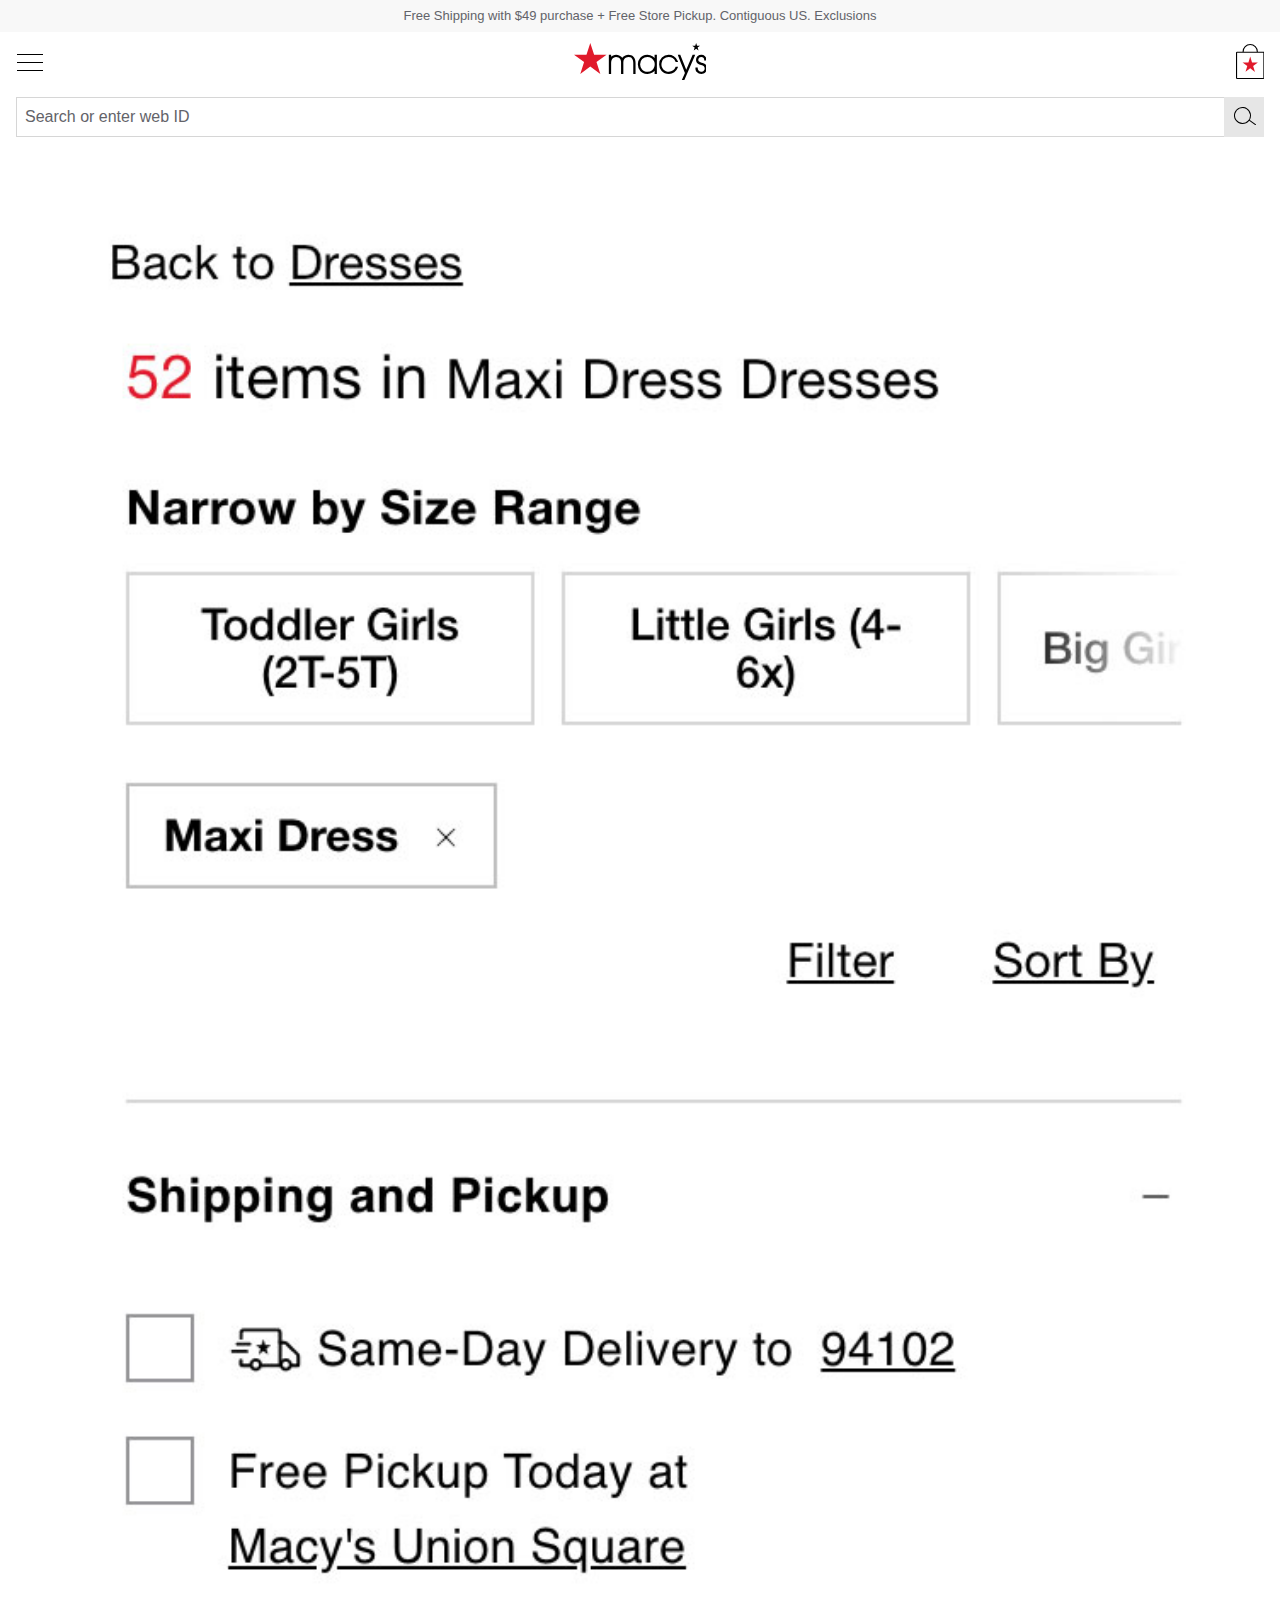
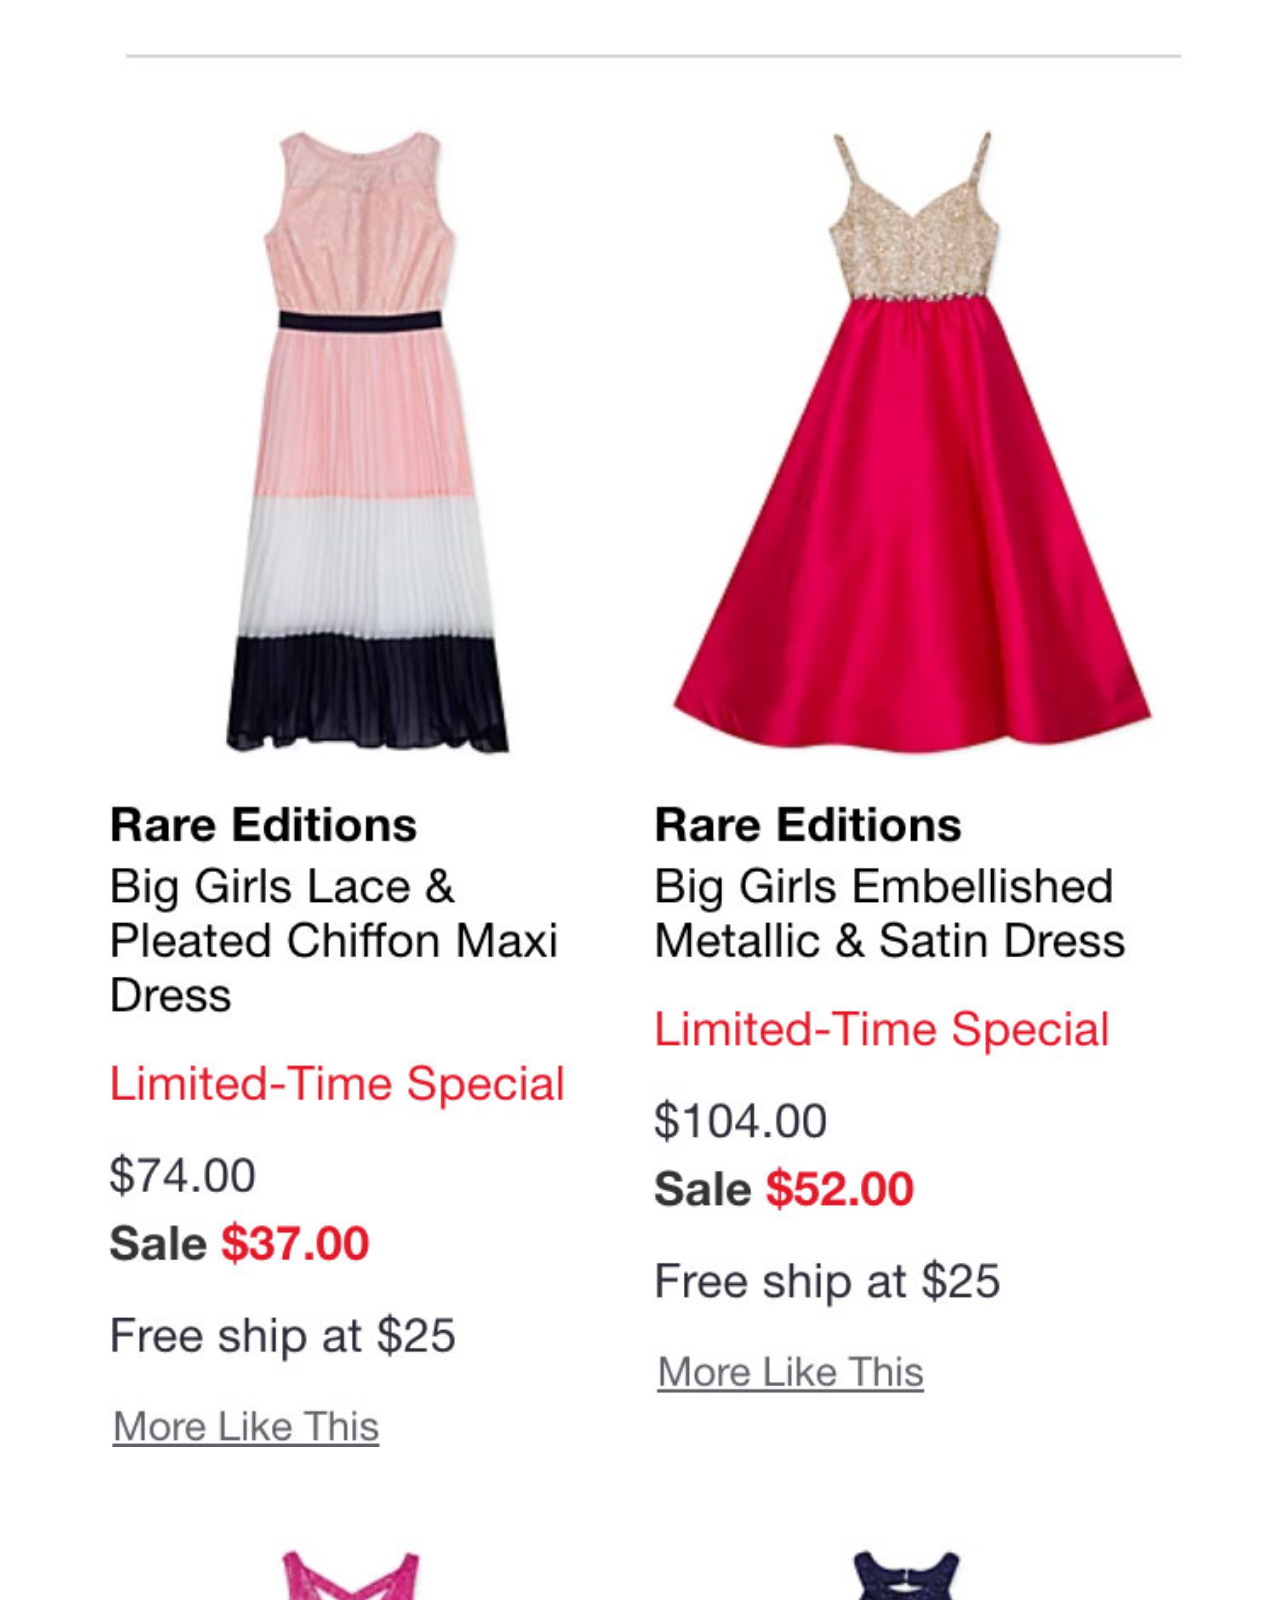
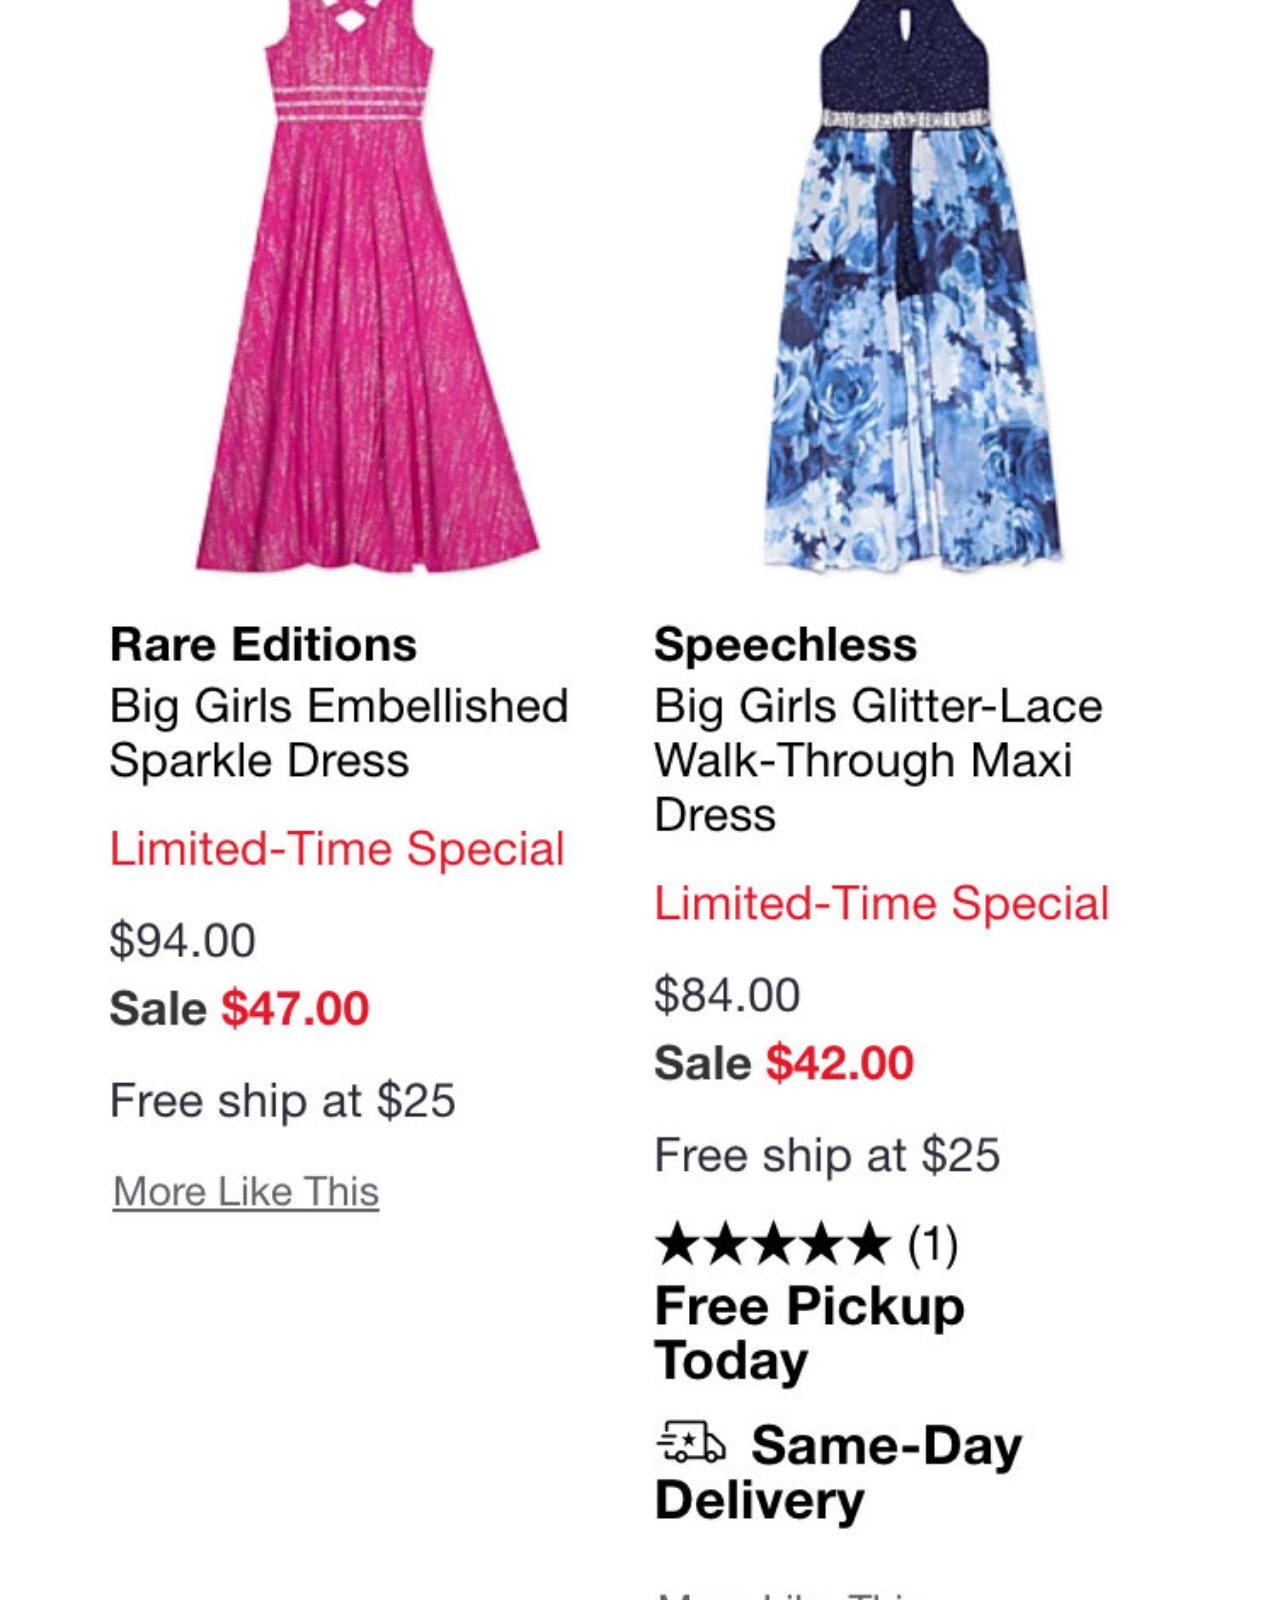
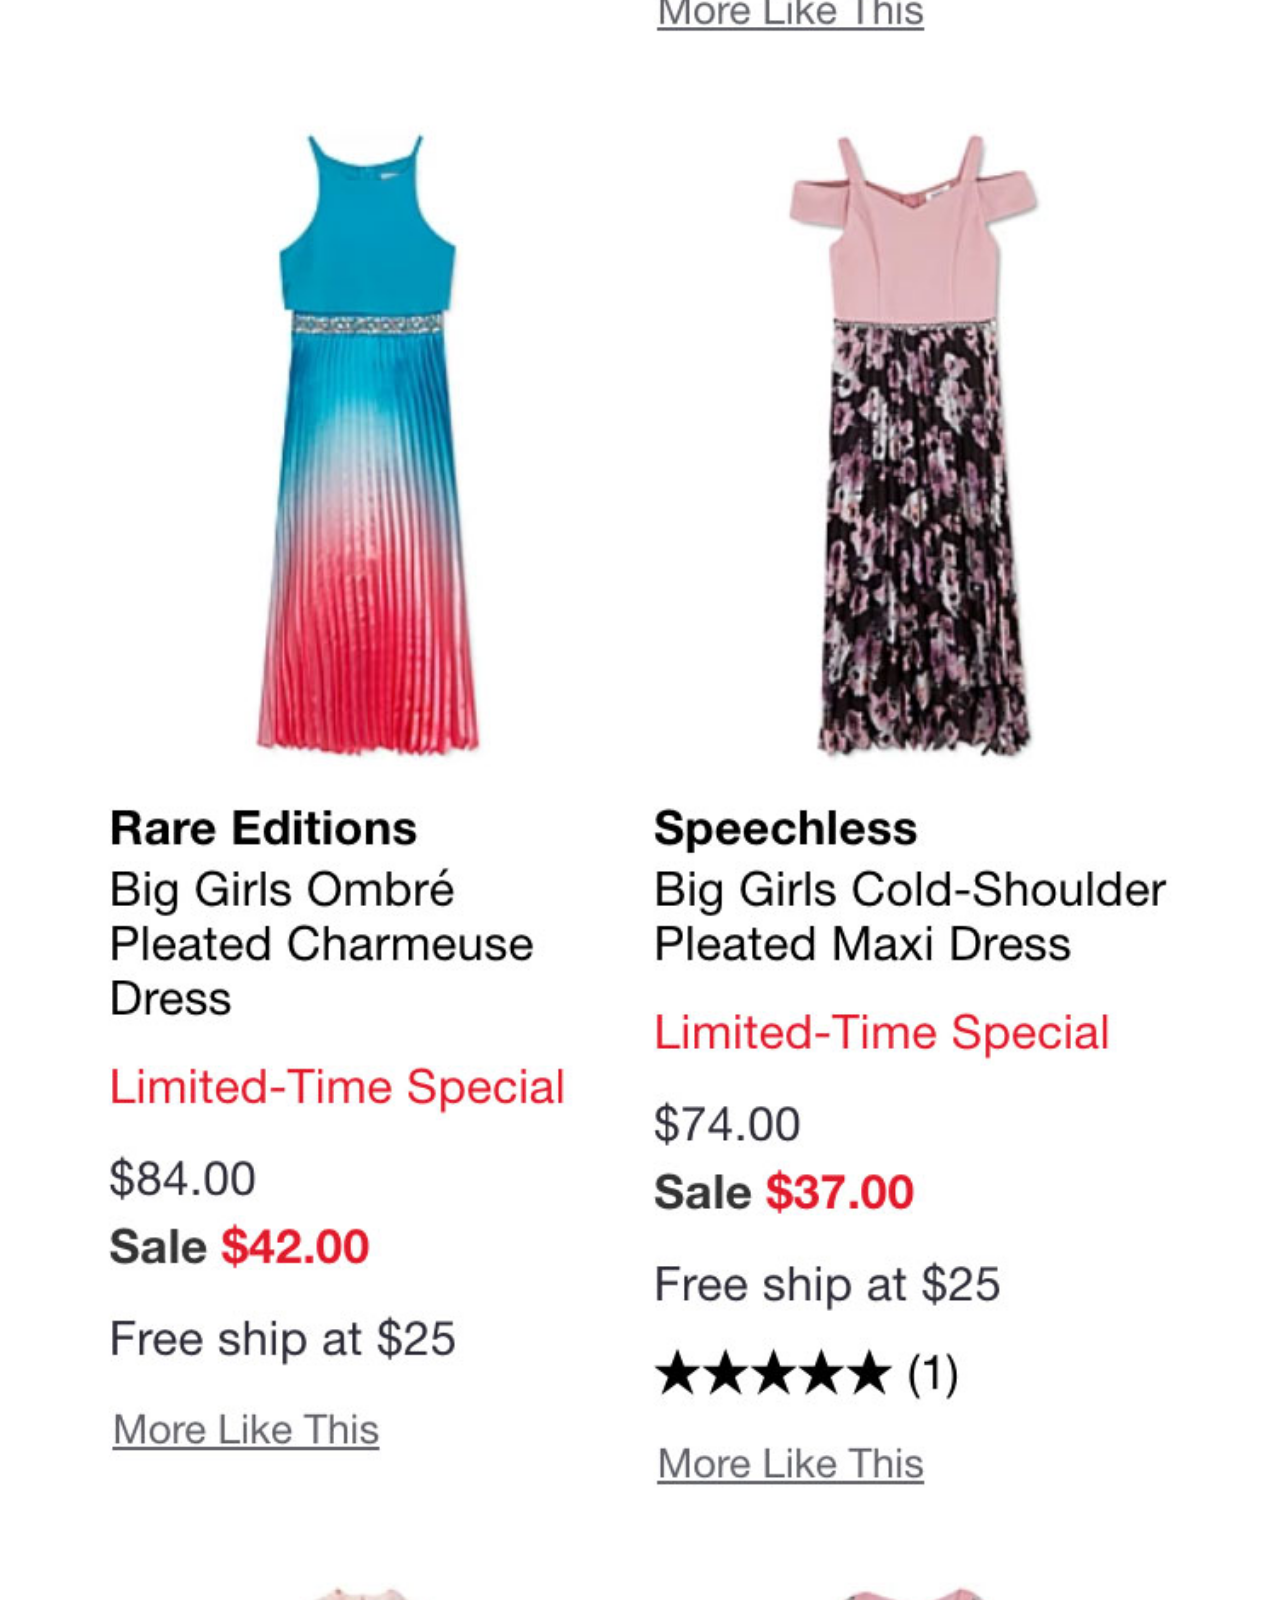
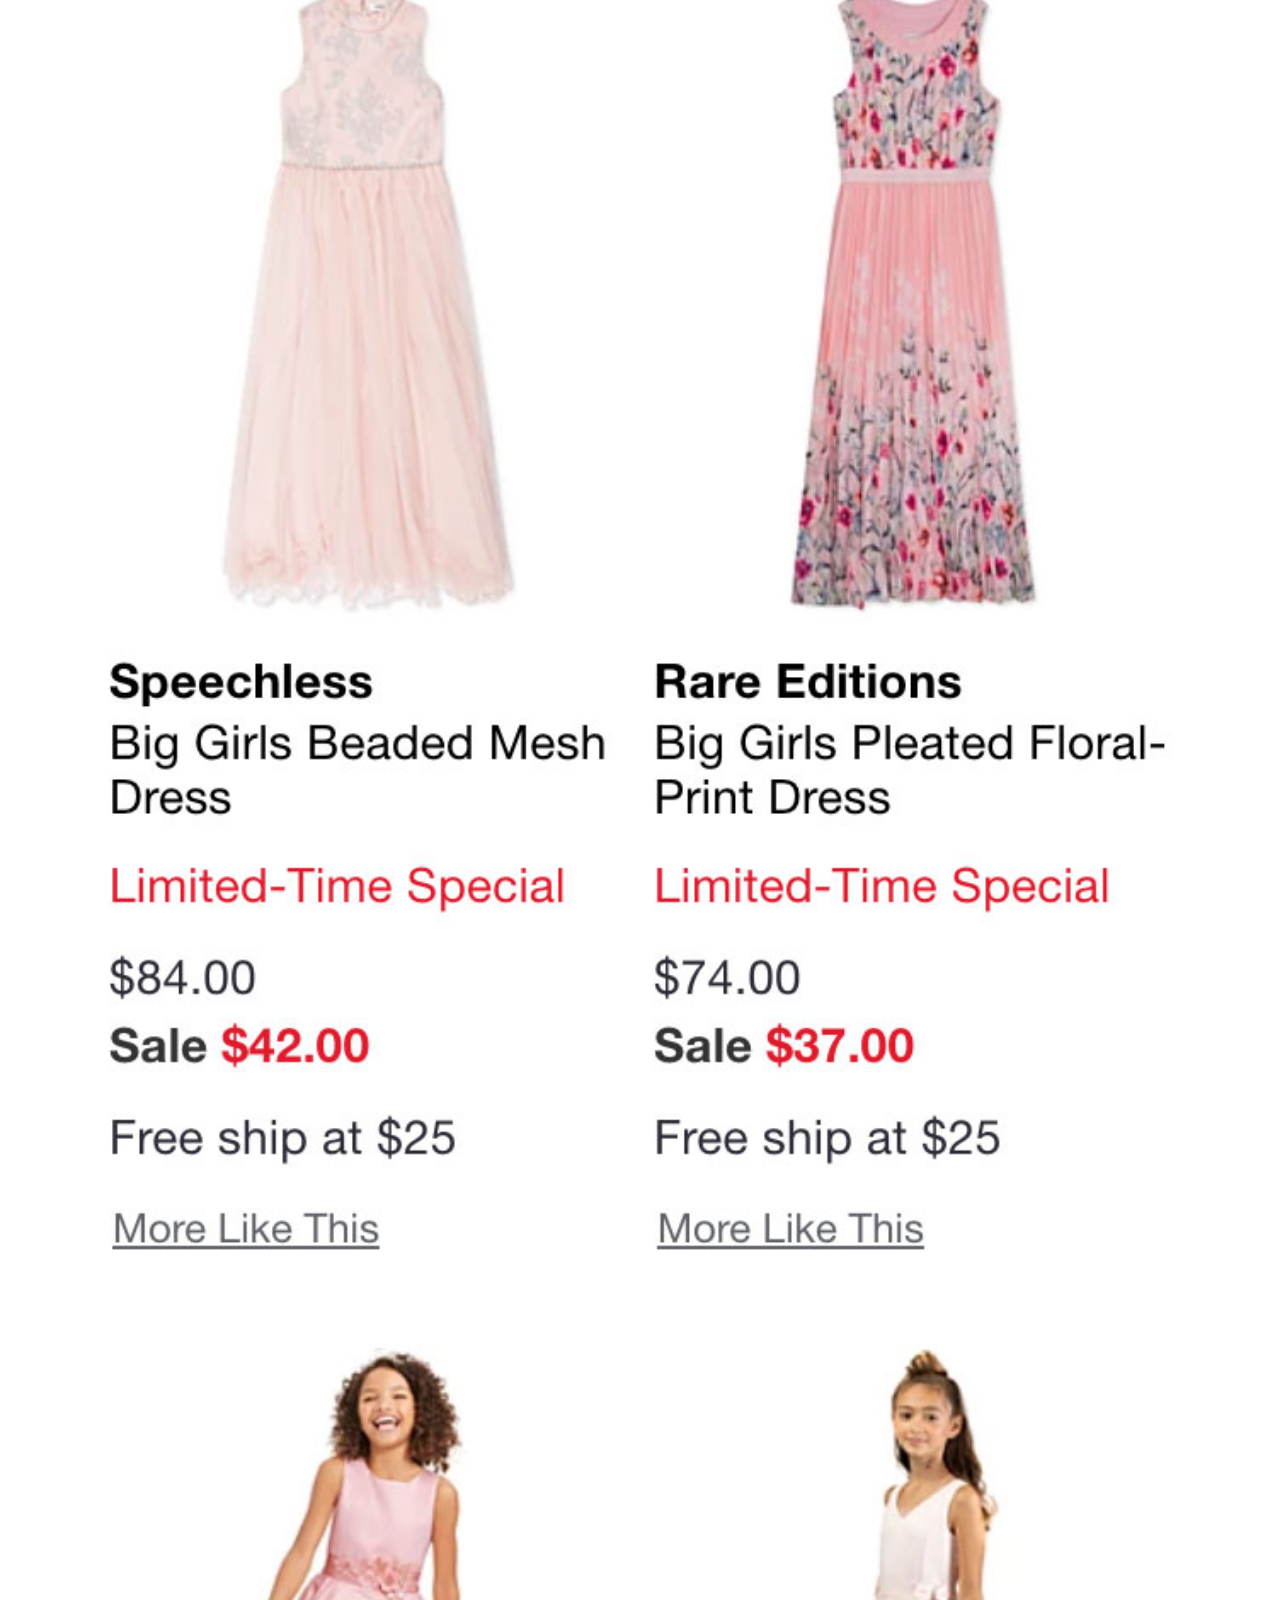
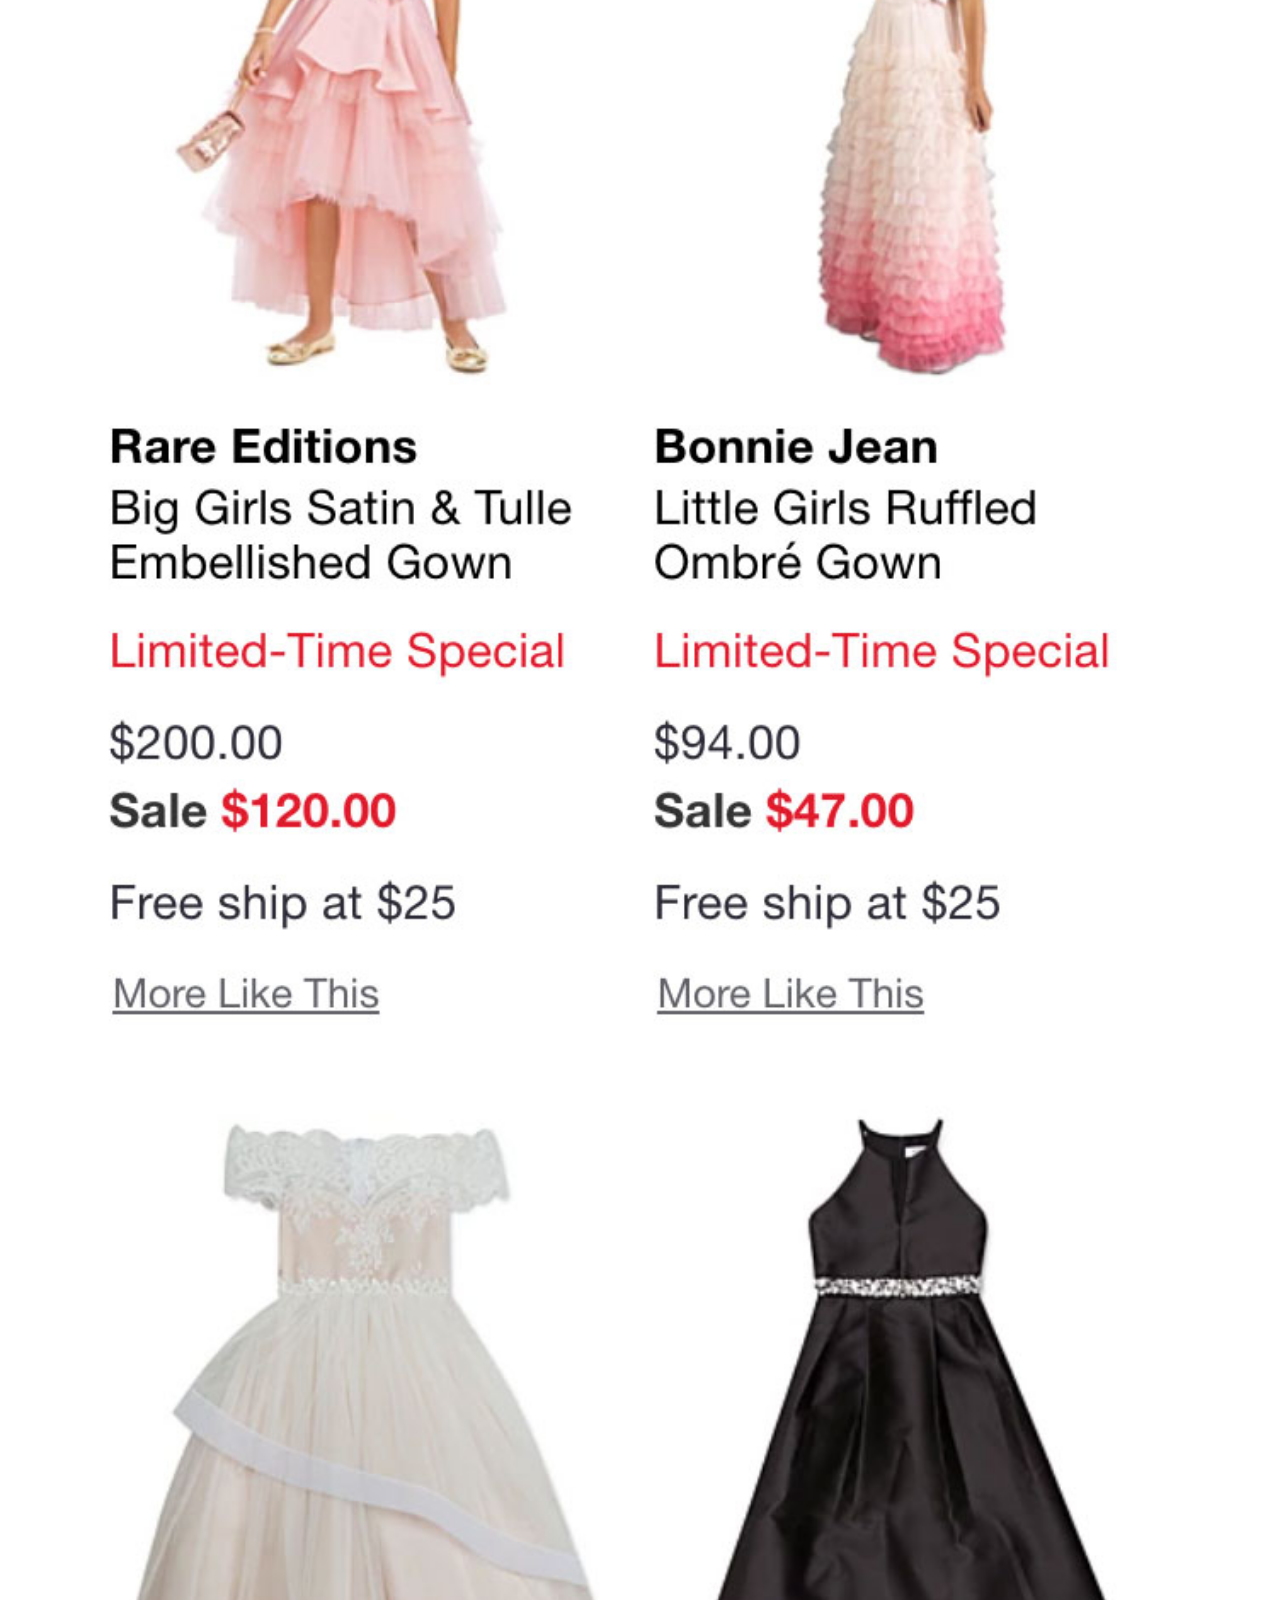
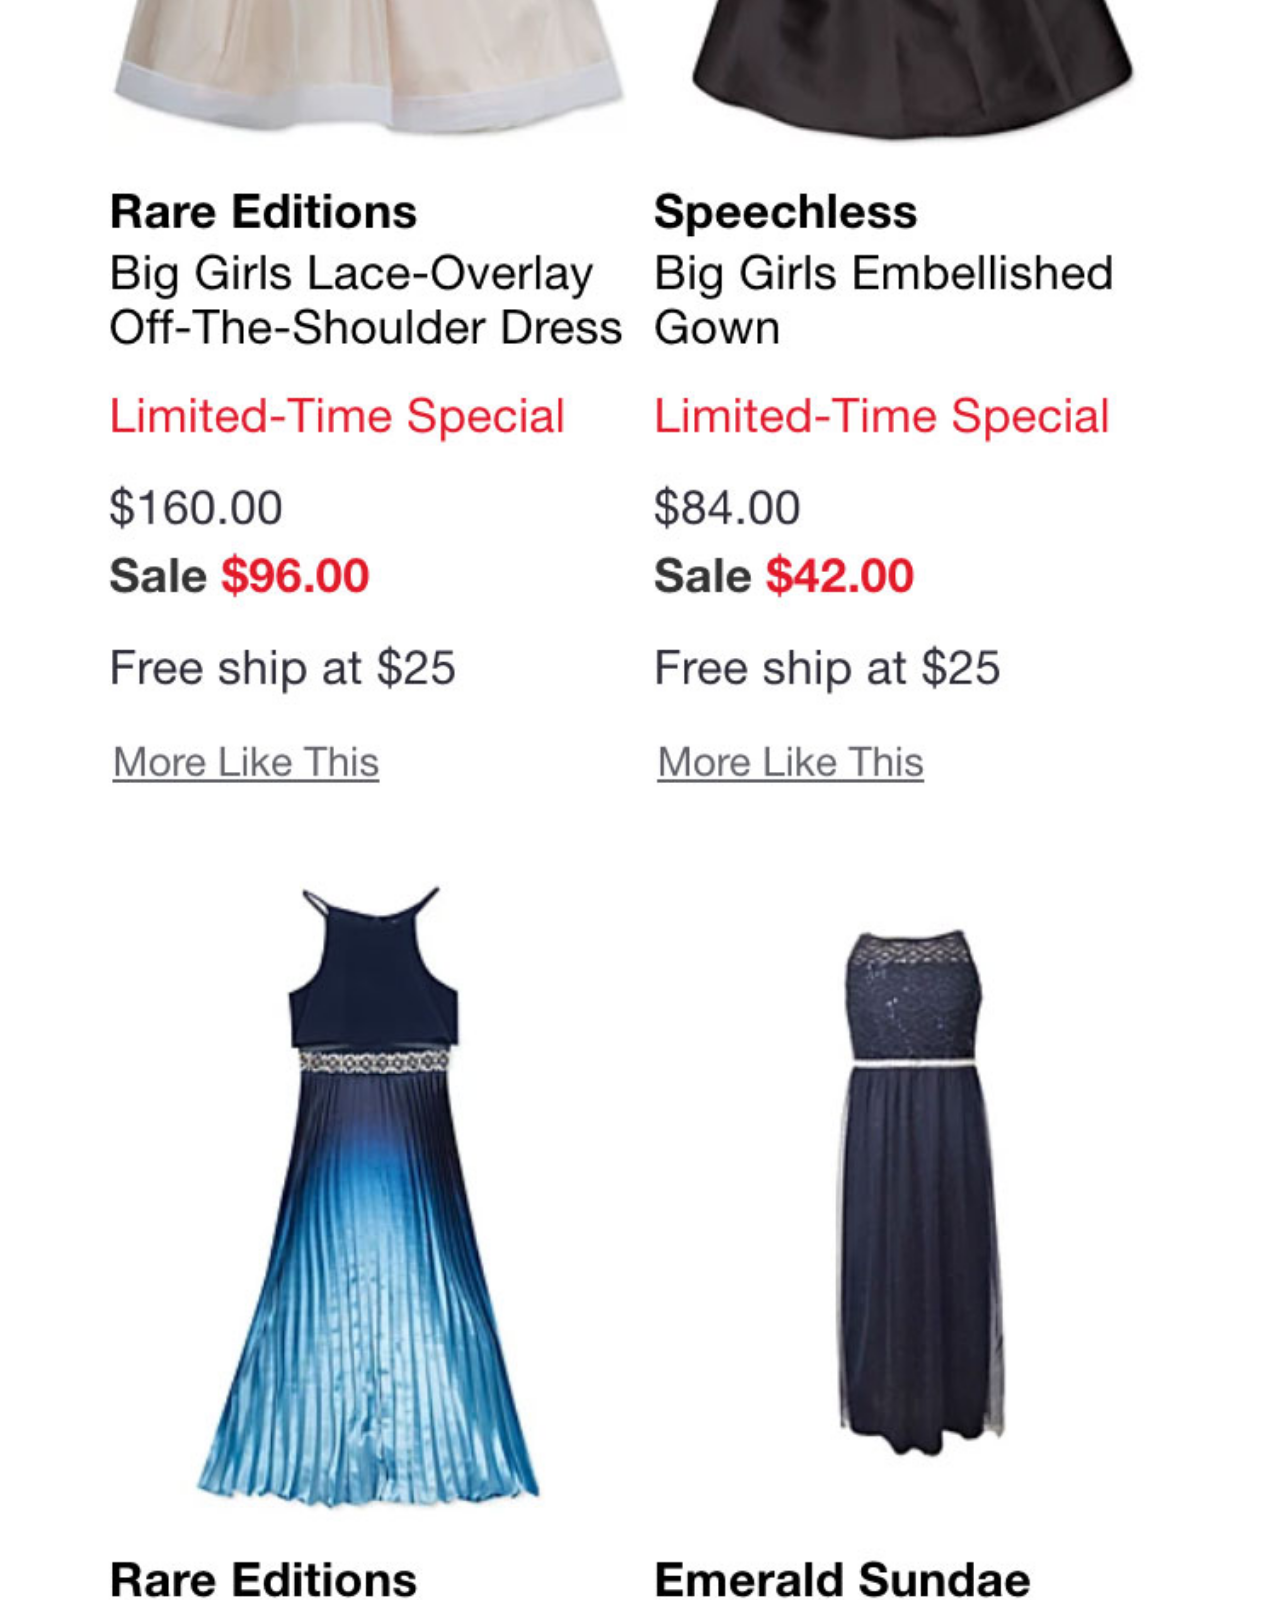
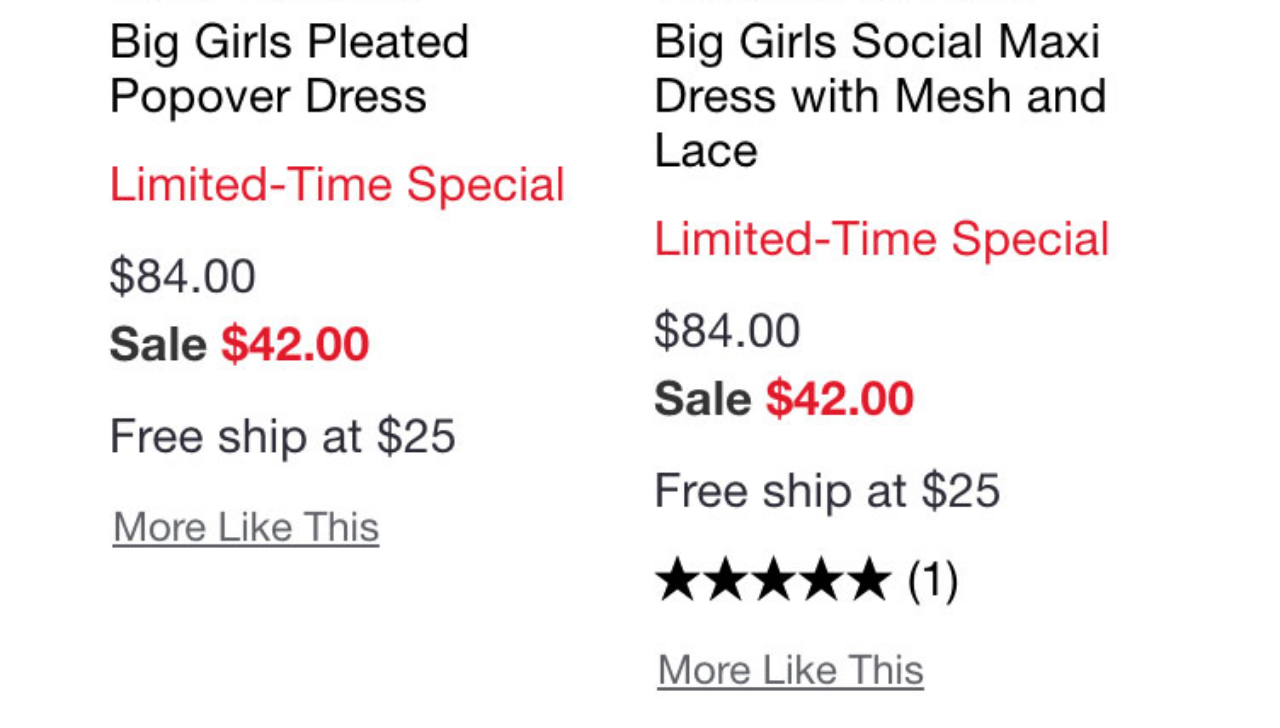
<file: kids-girls-clothing-dresses-style-maxi.html>
<!DOCTYPE html>
<head>
	<meta charset="utf-8">
	<meta http-equiv="X-UA-Compatible" content="IE=edge">
	<title>Maxi Dress Girls' Dresses - Macy's</title>
	<meta name="description" content="">
	<meta name="viewport" content="width=device-width, initial-scale=1, user-scalable=0">
	<link rel="stylesheet" href="css/style-min.css">
</head>
<!-- <body class="menuA1" data-description="Menu under, Icon no change, X overlay"> -->
<!-- <body class="menuA2" data-description="Menu under, Icon turns red, X overlay"> -->
<!-- <body class="menuA3" data-description="Menu under, Icon turns to X, No X overlay"> -->
<!-- <body class="menuB1" data-description="Menu over, X overlay"> -->
<!-- <body class="menuB2" data-description="Menu over, No X overlay"> -->
<body>


<div class="header">
		<div class="top-bar"> <!-- TOP BAR START -->
		Free Shipping with $49 purchase + Free Store Pickup. Contiguous US. <a href="#">Exclusions</a>
	</div> <!-- TOP BAR END -->
	<div class="inset">
		<a href="index.html"><div class="logo">
			<svg xmlns="http://www.w3.org/2000/svg" viewBox="0 0 416 117.183">
				<path id="macy_s" data-name="macy&apos;s" d="M450.659,66.18c3.719,2.814,5.671,6.924,5.967,12.563a17.1,17.1,0,0,1-.982,6.833,16.8,16.8,0,0,1-3.608,5.855,17.27,17.27,0,0,1-5.881,4.092,18.329,18.329,0,0,1-7.141,1.423,20.3,20.3,0,0,1-7.705-1.516A18.384,18.384,0,0,1,425,91.1a16.4,16.4,0,0,1-3.307-5.216,16.841,16.841,0,0,1-1.127-6.118l.13-3.184,7.047-.039.042,2.478a11.081,11.081,0,0,0,3.119,7.95,11.3,11.3,0,0,0,8.11,2.976,11.43,11.43,0,0,0,4.278-.8,9.773,9.773,0,0,0,3.345-2.241,9.9,9.9,0,0,0,2.092-3.264,10.767,10.767,0,0,0,.736-3.988l-.007-.357c-.081-3-.854-5.145-2.439-6.732-1.716-1.716-4.436-2.94-8.563-3.852-3.961-1.144-8-2.436-10.917-4.771-3.281-2.6-4.884-6.1-5.048-10.99,0-5.083,1.833-9.273,5.3-12.16a17.508,17.508,0,0,1,11.222-3.806,16.5,16.5,0,0,1,11.555,4.364,15.641,15.641,0,0,1,4.564,11.273l.033,2.552h-7.168l-.042-2.471a10.958,10.958,0,0,0-.664-3.758,7.49,7.49,0,0,0-1.7-2.657,7.679,7.679,0,0,0-2.782-1.717,9.975,9.975,0,0,0-3.733-.589,11.463,11.463,0,0,0-4.215.744,8.453,8.453,0,0,0-3.063,2.034,7.7,7.7,0,0,0-1.664,2.7,8.611,8.611,0,0,0-.479,3.307,7.144,7.144,0,0,0,2.357,5.534c1.484,1.267,3.754,2.267,7.594,3.345l.411.107C443.722,62.767,447.517,63.8,450.659,66.18ZM419.92,8.96,422.805.11l2.857,8.85h9.327l-7.549,5.482,2.867,8.869-7.52-5.482-7.472,5.463,2.831-8.844L410.576,8.96ZM391.883,84.147l19.909-47.152h8.026l-2.076,5.152L385.4,117.293h-7.99l10.344-23.63-9.911-25.038c-5.146-13-10.325-26.111-10.49-26.531l-2.011-5.1h7.782Zm-71.1-33.618a19.325,19.325,0,0,0-4.713,7.1,25.18,25.18,0,0,0-1.82,9.337A24.17,24.17,0,0,0,316,76.149a21.813,21.813,0,0,0,5.026,7.444,22.307,22.307,0,0,0,7.292,4.712,23.871,23.871,0,0,0,22.611-2.835,19.975,19.975,0,0,0,7.045-9.214l.572-1.7h7.779l-1.214,3.364A28.405,28.405,0,0,1,354.489,91.78a29.754,29.754,0,0,1-16.954,5.165c-9.233,0-17.087-3.252-22.7-9.4a30.626,30.626,0,0,1-7.757-20.473,29.424,29.424,0,0,1,29.968-30.074,31.449,31.449,0,0,1,15.847,4.349,28.313,28.313,0,0,1,12.333,15.193l1.175,3.342H358.68l-.592-1.662a20.944,20.944,0,0,0-8.825-10.864,22.988,22.988,0,0,0-11.837-3.364,24.272,24.272,0,0,0-8.991,1.549A25.656,25.656,0,0,0,320.784,50.528ZM292.805,36.994h7.177v59.94h-7.177V87.042a27.686,27.686,0,0,1-6.691,5.709,30,30,0,0,1-15.794,4.189c-11.368,0-18.392-5.209-22.282-9.581a30.917,30.917,0,0,1,.007-40.791c3.886-4.365,10.908-9.575,22.276-9.575a30.528,30.528,0,0,1,17.139,5.158,27.9,27.9,0,0,1,5.347,4.679Zm.026,33.813a21.875,21.875,0,0,0,.272-4.349,23.267,23.267,0,0,0-.41-4.46,20.364,20.364,0,0,0-1.2-3.959,21.648,21.648,0,0,0-8.24-10.227,23.3,23.3,0,0,0-12.938-3.823,22.674,22.674,0,0,0-16.281,6.554,23.066,23.066,0,0,0-6.51,16.423,24.154,24.154,0,0,0,5.94,15.842c4.21,4.669,10.14,7.136,17.148,7.136a21.843,21.843,0,0,0,21.116-15.014A20.591,20.591,0,0,0,292.831,70.808ZM226.552,42.932a20.688,20.688,0,0,1,5.1,8.734,40.925,40.925,0,0,1,1.613,12.1V96.934H226.1V63.77a33.748,33.748,0,0,0-1.243-9.812,14.641,14.641,0,0,0-3.485-6.113,11.558,11.558,0,0,0-4.437-2.854,19.056,19.056,0,0,0-12.718.214,12.652,12.652,0,0,0-5.535,4.015,14.938,14.938,0,0,0-2.954,5.822,38.591,38.591,0,0,0-.673,8.727V96.934h-7.174l.02-34.746a28.08,28.08,0,0,0-.917-8.042A14.411,14.411,0,0,0,184.53,49.4a12.958,12.958,0,0,0-4.936-3.871,19.18,19.18,0,0,0-7.31-1.537,13.61,13.61,0,0,0-6.25,1.261,12.39,12.39,0,0,0-4.765,3.651,16.239,16.239,0,0,0-3.345,6,28.017,28.017,0,0,0-1.091,8.369V96.934h-7.177V36.994h7.177v6.445A20.729,20.729,0,0,1,163.1,39a22.363,22.363,0,0,1,9.254-2,25.174,25.174,0,0,1,9.732,1.841,19.342,19.342,0,0,1,7.484,5.45,15.244,15.244,0,0,1,1.878,2.754,20.766,20.766,0,0,1,2.176-2.841,21.373,21.373,0,0,1,7.585-5.314,26.183,26.183,0,0,1,18.289-.429A19.17,19.17,0,0,1,226.552,42.932Z" transform="translate(-40.655 -0.11)" fill-rule="evenodd"></path>
				<path id="star" d="M50.962.11,62.947,37h38.865L70.365,59.866,82.393,96.936,50.914,74,19.622,96.828l11.965-36.9L0,37H38.991Z" transform="translate(0 -0.11)" fill="#e01a2b" fill-rule="evenodd"></path>
			</svg>
		</div></a>
		<div class="bag">
			<a href="#">
				<svg class="icon" xmlns="http://www.w3.org/2000/svg" viewBox="0 0 19.5 24">
					<path id="bag" d="M20.75,8h-18V25.25h18Zm-4.5-.75a4.5,4.5,0,0,0-9,0Zm-9.75,0a5.25,5.25,0,0,1,10.5,0h3.75A.75.75,0,0,1,21.5,8V25.25a.75.75,0,0,1-.75.75h-18A.75.75,0,0,1,2,25.25V8a.75.75,0,0,1,.75-.75Z" transform="translate(-2 -2)"/></path>
					<path id="star" d="M16.5,24,13.25,21.51l-3.225,2.475,1.23-4L8,17.5h4.02l1.238-4,1.238,4H18.5L15.26,19.98Z" transform="translate(-3.5 -4.875)" fill="#e01a2b" fill-rule="evenodd"/></path>
				</svg>
			</a>
		</div>
		<div class="menu-button">
			<div class="burger-icon">
				<div class="burger-line burger-top"></div>
				<div class="burger-line burger-middle"></div>
				<div class="burger-line burger-bottom"></div>
			</div>
		</div>
	</div>
	<div class="search-input">
		<input type="text" placeholder="Search or enter web ID">
		<a class="input-button">
			<svg class="icon" xmlns="http://www.w3.org/2000/svg" width="22.024" height="18.182" viewBox="0 0 22.024 18.182" fill="#000000">
				<path id="Icon" d="M22.8,18.26l-6-4.38A8.37,8.37,0,0,0,18,9.5a8.51,8.51,0,1,0-1.79,5.21l6,4.36a.52.52,0,0,0,.29.09.5.5,0,0,0,.3-.9ZM9.5,17a7.49,7.49,0,1,1,5.306-2.194A7.48,7.48,0,0,1,9.5,17Z" transform="translate(-0.979 -0.978)"/></path>
			</svg>
		</a>
	</div>
</div>

<div class="menu-drawer-x">
	<svg xmlns="http://www.w3.org/2000/svg" width="15.991" height="15.995" viewBox="0 0 15.991 15.995"><defs><style>.a8080{fill:#fff;}</style></defs><path class="a8080" d="M8.75,8,15.84.91a.53.53,0,0,0-.75-.75L8,7.25.91.16A.53.53,0,0,0,.16.91L7.25,8,.16,15.09a.53.53,0,0,0,0,.75A.5.5,0,0,0,.53,16a.51.51,0,0,0,.38-.16L8,8.75l7.09,7.09a.51.51,0,0,0,.38.16.5.5,0,0,0,.37-.16.53.53,0,0,0,0-.75Z" transform="translate(-0.005 -0.005)"></path></svg>
</div>

<div class="menu-drawer">
	<!-- Back Bar ------------------------------>
	<div class="back-bar">
		<div class="row row-header"><div class="category">&nbsp;</div><div class="icon-back"></div></div>
	</div>
	<div class="menu-slider">
		<!-- Main Menu ------------------------------>
		<div class="group l1 active" data-group="1">
			<div class="rows">
				<div class="search-input">
					<input type="text" placeholder="Search or enter web ID">
					<a class="input-button">
						<svg class="icon" xmlns="http://www.w3.org/2000/svg" width="22.024" height="18.182" viewBox="0 0 22.024 18.182" fill="#000000">
							<path id="Icon" d="M22.8,18.26l-6-4.38A8.37,8.37,0,0,0,18,9.5a8.51,8.51,0,1,0-1.79,5.21l6,4.36a.52.52,0,0,0,.29.09.5.5,0,0,0,.3-.9ZM9.5,17a7.49,7.49,0,1,1,5.306-2.194A7.48,7.48,0,0,1,9.5,17Z" transform="translate(-0.979 -0.978)"/></path>
						</svg>
					</a>
				</div>
				<!-- <div class="row-divider row-divider-for-search-input"><div class="divider"></div></div> -->
				<div class="top-links">
					<div class="row" data-id="102" data-child="202"><span><div class="icon-left"><svg xmlns="http://www.w3.org/2000/svg" width="22.001" height="20" viewBox="0 0 22.001 20"><path d="M0,20l.05-.95A7.659,7.659,0,0,1,7.661,12h6.658v.05a7.658,7.658,0,0,1,7.611,7L22,20Zm1.05-1H20.92a6.661,6.661,0,0,0-6.6-6H7.661A6.671,6.671,0,0,0,1.05,19ZM6,5a5,5,0,1,1,5,5A5,5,0,0,1,6,5ZM7,5a4,4,0,1,0,4-4A4,4,0,0,0,7,5Z"></path></svg></div>My Account</span><div class="icon-right"></div></div>
					<div class="row"><span><div class="icon-left"><svg xmlns="http://www.w3.org/2000/svg" viewBox="0 0 22 20.96"><path id="Path" d="M11.01.52,8.43,8.51H0l6.83,4.96L4.24,21.45,11,16.51l6.8,4.97-2.6-8.02L22,8.51H13.6Z" transform="translate(0 -0.52)" fill="#e01a2b"></path><path id="Path-2" data-name="Path" d="M6.83,13.47l8.37-.01L0,8.51Z" transform="translate(0 -0.52)" fill="#ab0000"></path><path id="Path-3" data-name="Path" d="M6.83,13.47,4.24,21.45,22,8.51Z" transform="translate(0 -0.52)" fill="#c11221"></path></svg></div>Earn Star Rewards</span><div class="icon-right"></div></div>
					<div class="row complex">
						<div class="icon-left">
							<svg xmlns="http://www.w3.org/2000/svg" viewBox="0 0 22.001 20">
								<path id="Icon" d="M-6029,20a1,1,0,0,1-1-1V1a1,1,0,0,1,1-1h20a1,1,0,0,1,1,1V19a1,1,0,0,1-1,1Zm10.549-1H-6009V1h-9.451ZM-6029,19h9.449V1H-6029Zm13-8V8h1v3Zm-7,0V8h1v3Z" transform="translate(6030)"/></path>
							</svg>
						</div>
						<div class="lockup">
							Macy's Union Square
							<div class="secondary-message"><span class="green">Open</span> until 9 PM</div>
						</div>
						<div class="icon-right"></div>
					</div>
				</div>
				<div class="row-divider"><div class="divider"></div></div>
				<div class="row title">Shop By Department</div>
				<div class="row" data-id="201.1" data-child="301"><span>Women</span><div class="icon-right"></div></div>
				<div class="row" data-id="201.2" data-child="302"><span>Men</span><div class="icon-right"></div></div>
				<div class="row" data-id="201.3" data-child="303"><span>Kids & Baby</span><div class="icon-right"></div></div>
				<div class="row" data-id="201.4" data-child="304"><span>Home</span><div class="icon-right"></div></div>
				<div class="row" data-id="201.5" data-child="305"><span>Shoes</span><div class="icon-right"></div></div>
				<div class="row" data-id="201.6" data-child="306"><span>Handbags & Accessories</span><div class="icon-right"></div></div>
				<div class="row" data-id="201.7" data-child="307"><span>Beauty</span><div class="icon-right"></div></div>
				<div class="row" data-id="201.8" data-child="308"><span>Furniture</span><div class="icon-right"></div></div>
				<div class="row" data-id="201.9" data-child="309"><span>Bed & Bath</span><div class="icon-right"></div></div>
				<div class="row" data-id="201.10" data-child="311"><span>Jewelry</span><div class="icon-right"></div></div>
				<div class="row" data-id="201.11" data-child="312"><span>Watches</span><div class="icon-right"></div></div>
				<div class="row" data-id="201.12" data-child="313"><span>Juniors</span><div class="icon-right"></div></div>
				<div class="row" data-id="201.13" data-child="314"><span>Plus Size</span><div class="icon-right"></div></div>
				<div class="row" data-id="201.14" data-child="315"><span>Sports Fan Shop</span><div class="icon-right"></div></div>
				<div class="row"><span>The Edit</span><div class="icon-right"></div></div>
				<div class="row" data-id="201.15" data-child="316"><span>Holiday Lane</span><div class="icon-right"></div></div>
				<a href="sale-clearance.html"><div class="row"><span>Sale & Clearance</span><div class="icon-right"></div></div></a>
				<!-- <div class="row" data-id="101" data-child="201"><span><strong>Shop By Department</strong></span><div class="icon-right"></div></div> -->
				<div class="row-divider"><div class="divider"></div></div>
				<div class="bottom-links">
					<div class="row"><span><div class="icon-left"><svg xmlns="http://www.w3.org/2000/svg" width="16" height="21.999" viewBox="0 0 16 21.999"><path d="M-6027.64,14.729a16.627,16.627,0,0,1-2.179-5.059A7.666,7.666,0,0,1-6030,8a8,8,0,0,1,8-8,8,8,0,0,1,8,8,7.659,7.659,0,0,1-.18,1.651,16.6,16.6,0,0,1-2.179,5.059A47.367,47.367,0,0,1-6022,22,47.329,47.329,0,0,1-6027.64,14.729ZM-6029,8a7,7,0,0,0,.15,1.441,15.147,15.147,0,0,0,2.06,4.74,45.105,45.105,0,0,0,4.79,6.339,44.924,44.924,0,0,0,4.79-6.32,15.15,15.15,0,0,0,2.061-4.74A7.26,7.26,0,0,0-6015,8a7,7,0,0,0-7-7A7,7,0,0,0-6029,8Zm3,0a4,4,0,0,1,4-4,4,4,0,0,1,4,4,4,4,0,0,1-4,4A4,4,0,0,1-6026,8Zm1,0a3,3,0,0,0,3,3,3,3,0,0,0,3-3,3,3,0,0,0-3-3A3,3,0,0,0-6025,8Z" transform="translate(6030)"></path></svg></div>Stores</span><div class="icon-right"></div></div>
					<div class="row"><span><div class="icon-left"><svg xmlns="http://www.w3.org/2000/svg" width="22.005" height="22.011" viewBox="0 0 22.005 22.011"><defs><style>.a9898{fill-rule:evenodd;}</style></defs><path class="a9898" d="M8.661,0a2,2,0,0,1,1.41.584h0L21.42,11.941a2,2,0,0,1,0,2.829h0l-6.656,6.655a2,2,0,0,1-2.829,0h0L.586,10.077A1.994,1.994,0,0,1,0,8.665H0V2A2,2,0,0,1,2,0H8.661Zm0,1H2A1,1,0,0,0,1,2H1V8.665a1,1,0,0,0,.292.7h0L12.641,20.718a1,1,0,0,0,1.415,0h0l6.656-6.655a1,1,0,0,0,0-1.415h0L9.364,1.291A.992.992,0,0,0,8.659,1ZM5.5,3A2.5,2.5,0,1,1,3,5.5,2.5,2.5,0,0,1,5.5,3Zm0,1A1.5,1.5,0,1,0,7,5.5,1.5,1.5,0,0,0,5.5,4Z" transform="translate(0 0)"></path></svg></div>Deals</span><div class="icon-right"></div></div>
					<!-- <div class="row"><span>Lists</span><div class="icon-right"></div></div> -->
					<!-- <div class="row" data-id="103" data-child="203"><span><div class="icon-left"><svg xmlns="http://www.w3.org/2000/svg" width="22.001" height="18" viewBox="0 0 22.001 18"><path d="M-6028,18a2,2,0,0,1-2-2V2a2,2,0,0,1,2-2h18a2,2,0,0,1,2,2V16a2,2,0,0,1-2,2Zm-1-16V16a1,1,0,0,0,1,1h18a1,1,0,0,0,1-1V2a1,1,0,0,0-1-1h-18A1,1,0,0,0-6029,2Zm10,9.632-3.078,2.356,1.177-3.812-3.1-2.365h3.833L-6018.989,4l1.167,3.812H-6014l-3.089,2.355,1.177,3.833Z" transform="translate(6030)"></path></svg></div>Gifts</span><div class="icon-right"></div></div> -->
					<a href="gift-cards.html"><div class="row"><span><div class="icon-left"><svg xmlns="http://www.w3.org/2000/svg" width="22.001" height="18" viewBox="0 0 22.001 18"><path d="M-6028,18a2,2,0,0,1-2-2V2a2,2,0,0,1,2-2h18a2,2,0,0,1,2,2V16a2,2,0,0,1-2,2Zm-1-16V16a1,1,0,0,0,1,1h18a1,1,0,0,0,1-1V2a1,1,0,0,0-1-1h-18A1,1,0,0,0-6029,2Zm10,9.632-3.078,2.356,1.177-3.812-3.1-2.365h3.833L-6018.989,4l1.167,3.812H-6014l-3.089,2.355,1.177,3.833Z" transform="translate(6030)"></path></svg></div>Gift Cards</span><div class="icon-right"></div></div></a>
					<div class="row"><span><div class="icon-left"><svg xmlns="http://www.w3.org/2000/svg" width="19" height="19.55" viewBox="0 0 19 19.55"><path d="M18.363,4.28H13.928a2.288,2.288,0,0,0,.364-.31,2.6,2.6,0,0,0,.537-.882,2.552,2.552,0,0,0,.155-.919,2.142,2.142,0,0,0-.228-.951,2.147,2.147,0,0,0-.98-.941,2.71,2.71,0,0,0-.716-.23,2.857,2.857,0,0,0-.966-.009,2.953,2.953,0,0,0-.739.241,3.193,3.193,0,0,0-.606.384,3.875,3.875,0,0,0-.567.548,4.8,4.8,0,0,0-.476.653c-.084.138-.152.263-.206.371-.054-.108-.121-.233-.206-.371a4.937,4.937,0,0,0-.473-.652A3.985,3.985,0,0,0,8.252.662,3.2,3.2,0,0,0,7.645.278,2.926,2.926,0,0,0,6.9.037a2.825,2.825,0,0,0-.965.009,2.708,2.708,0,0,0-.713.229,2.163,2.163,0,0,0-.511.336,2.071,2.071,0,0,0-.7,1.56,2.6,2.6,0,0,0,.694,1.8,2.281,2.281,0,0,0,.364.31H.637A.638.638,0,0,0,0,4.917V8.792a.637.637,0,0,0,.637.637h.428v9.129a1,1,0,0,0,.993.993H16.941a.994.994,0,0,0,.993-.993V9.428h.429A.638.638,0,0,0,19,8.792V4.917a.638.638,0,0,0-.637-.637M10,3.4a3.658,3.658,0,0,1,.18-.537,4.1,4.1,0,0,1,.279-.541,3.892,3.892,0,0,1,.387-.532,2.955,2.955,0,0,1,.446-.433,2.28,2.28,0,0,1,.442-.283,1.981,1.981,0,0,1,.506-.166,1.817,1.817,0,0,1,.306-.025,2.069,2.069,0,0,1,.356.031,1.843,1.843,0,0,1,.479.152,1.29,1.29,0,0,1,.309.2,1.265,1.265,0,0,1,.276.349,1.272,1.272,0,0,1,.13.57,1.669,1.669,0,0,1-.1.593,1.728,1.728,0,0,1-.349.577,1.8,1.8,0,0,1-.618.41,4.417,4.417,0,0,1-.962.272,7.192,7.192,0,0,1-1.918.2l-.106-.05a.506.506,0,0,1-.041-.1,1.03,1.03,0,0,1-.058-.278A1.279,1.279,0,0,1,10,3.4m1.008,5.138h-2.7V5.167h2.7Zm0,10.122h-2.7V9.428h2.7ZM5,2.785a1.654,1.654,0,0,1-.1-.591,1.27,1.27,0,0,1,.133-.574A1.206,1.206,0,0,1,5.3,1.273a1.339,1.339,0,0,1,.315-.2A1.827,1.827,0,0,1,6.095.918,2.045,2.045,0,0,1,6.45.887a1.783,1.783,0,0,1,.3.025,1.931,1.931,0,0,1,.507.166,2.318,2.318,0,0,1,.444.283,3.053,3.053,0,0,1,.447.434,3.916,3.916,0,0,1,.385.53,4,4,0,0,1,.278.542,3.469,3.469,0,0,1,.179.534,1.265,1.265,0,0,1,.06.415,1.012,1.012,0,0,1-.06.279.226.226,0,0,1-.1.139.236.236,0,0,1-.048.012h0a7.241,7.241,0,0,1-1.918-.2,4.443,4.443,0,0,1-.964-.273,1.8,1.8,0,0,1-.616-.41A1.718,1.718,0,0,1,5,2.785M.887,5.167H7.426V8.542H.887ZM1.951,18.558V9.428H7.426v9.236H2.058a.107.107,0,0,1-.106-.106m15.1,0a.106.106,0,0,1-.106.106H11.9V9.428h5.15ZM18.113,8.542H11.9V5.167h6.216Z" transform="translate(0 0)"></path></svg></div>Gift Ideas</span><div class="icon-right"></div></div>
					<a href="wedding-registry.html"><div class="row"><span><div class="icon-left"><svg xmlns="http://www.w3.org/2000/svg" width="22.001" height="21.999" viewBox="0 0 22.001 21.999"><path d="M-6030,22V18a2,2,0,0,1,2-2h1V13a2,2,0,0,1,2-2h1.5V8.5a1.446,1.446,0,0,1,.38-1.037,1.437,1.437,0,0,1,1-.463h6.241a1.437,1.437,0,0,1,1,.463A1.438,1.438,0,0,1-6014.5,8.5V11h1.5a2,2,0,0,1,2,2v3h1a2,2,0,0,1,2,2v4Zm1-4v3h20V18a1,1,0,0,0-1-1h-18A1,1,0,0,0-6029,18Zm17-2V13a1,1,0,0,0-1-1h-12a1,1,0,0,0-1,1v3Zm-3.5-5V8.5c0-.271-.171-.5-.38-.5h-6.241c-.21,0-.38.23-.38.5V11Zm-3.5-6.421-1.84,1.41.7-2.279L-6022,2.29h2.3L-6019,0l.709,2.29h2.29l-1.85,1.41.71,2.3Z" transform="translate(6030)"></path></svg></div>Wedding Registry</span><div class="icon-right"></div></div></a>
				</div>
			</div>
		</div>
		<!-- Shop By ------------------------------>
		<div class="group nol1" data-group="201">
			<div class="row row-header"><div class="category">Shop By Department</div></div>
			<div class="rows">
				<div class="row" data-id="201.1" data-child="301"><span>Women</span><div class="icon-right"></div></div>
				<div class="row" data-id="201.2" data-child="302"><span>Men</span><div class="icon-right"></div></div>
				<div class="row" data-id="201.3" data-child="303"><span>Kids & Baby</span><div class="icon-right"></div></div>
				<div class="row" data-id="201.4" data-child="304"><span>Home</span><div class="icon-right"></div></div>
				<div class="row" data-id="201.5" data-child="305"><span>Shoes</span><div class="icon-right"></div></div>
				<div class="row" data-id="201.6" data-child="306"><span>Handbags & Accessories</span><div class="icon-right"></div></div>
				<div class="row" data-id="201.7" data-child="307"><span>Beauty</span><div class="icon-right"></div></div>
				<div class="row" data-id="201.8" data-child="308"><span>Furniture</span><div class="icon-right"></div></div>
				<div class="row" data-id="201.9" data-child="309"><span>Bed & Bath</span><div class="icon-right"></div></div>
				<div class="row" data-id="201.10" data-child="311"><span>Jewelry</span><div class="icon-right"></div></div>
				<div class="row" data-id="201.11" data-child="312"><span>Watches</span><div class="icon-right"></div></div>
				<div class="row" data-id="201.12" data-child="313"><span>Juniors</span><div class="icon-right"></div></div>
				<div class="row" data-id="201.13" data-child="314"><span>Plus Size</span><div class="icon-right"></div></div>
				<div class="row" data-id="201.14" data-child="315"><span>Sports Fan Shop</span><div class="icon-right"></div></div>
				<div class="row"><span>The Edit</span><div class="icon-right"></div></div>
				<div class="row" data-id="201.15" data-child="316"><span>Holiday Lane</span><div class="icon-right"></div></div>
				<div class="row"><span>Sale & Clearance</span><div class="icon-right"></div></div>
			</div>
		</div>
		<!-- Women ------------------------------>
		<div class="group l2 nol1" data-group="301">
			<div class="row row-header"><div class="category">Women</div></div>
			<div class="rows">
				<div class="row"><span>Featured for Women</span><div class="icon-right"></div></div>
				<div class="row strong"><span>40-60% Off Select Active Flash Sale</span><div class="icon-right"></div></div>
				<div class="row" data-id="301.1" data-child="401"><span>Clothing</span><div class="icon-right"></div></div>
				<div class="row" data-id="301.2" data-child="402"><span>Special Sizes</span><div class="icon-right"></div></div>
				<div class="row" data-id="301.3" data-child="403"><span>Shoes</span><div class="icon-right"></div></div>
				<div class="row" data-id="301.4" data-child="404"><span>Handbags & Accessories</span><div class="icon-right"></div></div>
				<div class="row" data-id="301.5" data-child="405"><span>Jewelry & Watches</span><div class="icon-right"></div></div>
				<div class="row" data-id="301.6" data-child="406"><span>Beauty</span><div class="icon-right"></div></div>
			<!-- <div class="row" data-id="301.7" data-child="407"><span>Designer & Contemporary</span><div class="icon-right"></div></div> -->
				<div class="row" data-id="301.8" data-child="408"><span>Brands</span><div class="icon-right"></div></div>
			<!-- <div class="row" data-id="301.9" data-child="409"><span>Shop By Occasion</span><div class="icon-right"></div></div> -->
				<div class="row" data-id="301.10" data-child="410"><span>New & Now</span><div class="icon-right"></div></div>
				<div class="row"><span>Sale & Clearance</span><div class="icon-right"></div></div>
			<!-- <div class="row"><span>Free People $49.99 & Under</span><div class="icon-right"></div></div> -->
			</div>
		</div>
		<!-- Women / Clothing ------------------------------>
		<div class="group nol1" data-group="401">
			<div class="row row-header"><div class="category">Women's Clothing</div></div>
			<div class="rows">
				<div class="row"><span>All Women's Clothing</span><div class="icon-right"></div></div>
				<div class="row"><span>Activewear</span><div class="icon-right"></div></div>
				<div class="row" data-id="401.1" data-child="501"><span>Bras, Panties & Lingerie</span><div class="icon-right"></div></div>
				<div class="row"><span>Cashmere</span><div class="icon-right"></div></div>
				<div class="row"><span>Coats</span><div class="icon-right"></div></div>
				<a href="dresses.html"><div class="row"><span>Dresses</span><div class="icon-right"></div></div></a>
				<div class="row"><span>Jackets & Blazers</span><div class="icon-right"></div></div>
				<div class="row"><span>Jeans</span><div class="icon-right"></div></div>
				<div class="row"><span>Jumpsuits & Rompers</span><div class="icon-right"></div></div>
				<div class="row"><span>Pajamas, Robes & Loungewear</span><div class="icon-right"></div></div>
				<div class="row"><span>Pants & Leggings</span><div class="icon-right"></div></div>
				<div class="row"><span>Skirts</span><div class="icon-right"></div></div>
				<div class="row"><span>Suits & Suit Separates</span><div class="icon-right"></div></div>
				<div class="row"><span>Sweaters</span><div class="icon-right"></div></div>
				<a href="women-swimwear.html"><div class="row"><span>Swimwear</span><div class="icon-right"></div></div></a>
				<div class="row"><span>Tops</span><div class="icon-right"></div></div>
				<div class="row" data-id="401.2" data-child="502"><span>Shop By Occasion</span><div class="icon-right"></div></div>
			</div>
		</div>
		<!-- Women / Clothing / Bras, Panties & Lingerie ------------------------------>
		<div class="group nol1" data-group="501">
			<div class="row row-header"><div class="category">Bras, Panties & Lingerie</div></div>
			<div class="rows">
				<div class="row"><span>Featured For Bras, Panties & Lingerie</span><div class="icon-right"></div></div>
				<div class="row" data-id="501.1" data-child="601"><span>Bras</span><div class="icon-right"></div></div>
				<div class="row" data-id="501.2" data-child="602"><span>Panties</span><div class="icon-right"></div></div>
				<div class="row"><span>Lingerie</span><div class="icon-right"></div></div>
				<div class="row"><span>Shapewear</span><div class="icon-right"></div></div>
				<div class="row"><span>Tights, Socks & Pantyhose</span><div class="icon-right"></div></div>
				<div class="row"><span>Plus Size Bras, Panties & Lingerie</span><div class="icon-right"></div></div>
				<div class="row" data-id="501.3" data-child="603"><span>Pajamas, Robes & Loungewear</span><div class="icon-right"></div></div>
				<div class="row" data-id="501.4" data-child="604"><span>New & Now</span><div class="icon-right"></div></div>
				<div class="row" data-id="501.5" data-child="605"><span>Lingerie Guides</span><div class="icon-right"></div></div>
				<div class="row"><span>Sale & Clearance</span><div class="icon-right"></div></div>
			</div>
		</div>
		<!-- Women / Clothing / Bras, Panties & Lingerie / Bras ------------------------------>
		<div class="group nol1" data-group="601">
			<div class="row row-header"><div class="category">Bras</div></div>
			<div class="rows">
				<div class="row"><span>All Bras</span><div class="icon-right"></div></div>
				<div class="row"><span>Comfort</span><div class="icon-right"></div></div>
				<div class="row"><span>Full Coverage</span><div class="icon-right"></div></div>
				<div class="row"><span>Minimizer</span><div class="icon-right"></div></div>
				<div class="row"><span>Nursing & Maternity</span><div class="icon-right"></div></div>
				<a href="bras-pushup.html"><div class="row"><span>Push-Up</span><div class="icon-right"></div></div></a>
				<div class="row"><span>Smoothing</span><div class="icon-right"></div></div>
				<div class="row"><span>Sports</span><div class="icon-right"></div></div>
				<div class="row"><span>Strapless</span><div class="icon-right"></div></div>
				<div class="row"><span>Wireless</span><div class="icon-right"></div></div>
			</div>
		</div>
		<!-- Women / Clothing / Bras, Panties & Lingerie / Panties ------------------------------>
		<div class="group nol1" data-group="602">
			<div class="row row-header"><div class="category">Panties</div></div>
			<div class="rows">
				<div class="row"><span>All Panties</span><div class="icon-right"></div></div>
				<div class="row"><span>Bikini</span><div class="icon-right"></div></div>
				<div class="row"><span>Boy Short</span><div class="icon-right"></div></div>
				<div class="row"><span>Brief</span><div class="icon-right"></div></div>
				<div class="row"><span>High-Cut</span><div class="icon-right"></div></div>
				<div class="row"><span>Hipster</span><div class="icon-right"></div></div>
				<div class="row"><span>Thong</span><div class="icon-right"></div></div>
			</div>
		</div>
		<!-- Women / Clothing / Bras, Panties & Lingerie / Pajamas, Robes & Loungewear ------------------------------>
		<div class="group nol1" data-group="603">
			<div class="row row-header"><div class="category">Pajamas, Robes & Loungewear</div></div>
			<div class="rows">
				<div class="row"><span>All Pajamas, Robes & Loungewear</span><div class="icon-right"></div></div>
				<div class="row"><span>Matching Family Pajamas</span><div class="icon-right"></div></div>
			</div>
		</div>
		<!-- Women / Clothing / Bras, Panties & Lingerie / New & Now ------------------------------>
		<div class="group nol1" data-group="604">
			<div class="row row-header"><div class="category">New & Now</div></div>
			<div class="rows">
				<div class="row"><span>Bra & Lingerie Fit Guide</span><div class="icon-right"></div></div>
				<div class="row"><span>Calvin Klein Neon</span><div class="icon-right"></div></div>
				<div class="row"><span>Chantelle</span><div class="icon-right"></div></div>
				<div class="row"><span>New Sleepwear</span><div class="icon-right"></div></div>
			</div>
		</div>
		<!-- Women / Clothing / Bras, Panties & Lingerie / Lingerie Guides ------------------------------>
		<div class="group nol1" data-group="605">
			<div class="row row-header"><div class="category">Lingerie Guides</div></div>
			<div class="rows">
				<div class="row"><span>Hosiery Trend Guide</span><div class="icon-right"></div></div>
				<div class="row"><span>Lingerie Fit Guide</span><div class="icon-right"></div></div>
				<div class="row"><span>Lingerie Video Hub</span><div class="icon-right"></div></div>
				<div class="row"><span>What To Wear Underneath</span><div class="icon-right"></div></div>
			</div>
		</div>
		<!-- Women / Clothing / Shop By Occasion ------------------------------>
		<div class="group nol1" data-group="502">
			<div class="row row-header"><div class="category">Shop By Occasion</div></div>
			<div class="rows">
				<div class="row"><span>Evening</span><div class="icon-right"></div></div>
				<div class="row"><span>Homecoming Dresses</span><div class="icon-right"></div></div>
				<div class="row"><span>Outdoor & Camping</span><div class="icon-right"></div></div>
				<div class="row"><span>Vacation</span><div class="icon-right"></div></div>
				<div class="row"><span>Wedding</span><div class="icon-right"></div></div>
				<div class="row"><span>Wear To Work</span><div class="icon-right"></div></div>
			</div>
		</div>
		<!-- Women / Special Sizes ------------------------------>
		<div class="group nol1" data-group="402">
			<div class="row row-header"><div class="category">Special Sizes</div></div>
			<div class="rows">
				<div class="row" data-id="402.1" data-child="701"><span>Plus Sizes</span><div class="icon-right"></div></div>
				<div class="row" data-id="402.2" data-child="702"><span>Petites</span><div class="icon-right"></div></div>
				<div class="row" data-id="402.3" data-child="703"><span>Juniors</span><div class="icon-right"></div></div>
				<div class="row"><span>Maternity</span><div class="icon-right"></div></div>
			</div>
		</div>
		<!-- Women / Special Sizes / Plus Sizes ------------------------------>
		<div class="group nol1" data-group="701">
			<div class="row row-header"><div class="category">Plus Sizes</div></div>
			<div class="rows">
				<div class="row"><span>Featured for Plus Sizes</span><div class="icon-right"></div></div>
				<div class="row strong"><span>40-60% Off Select Active Flash Sale</span><div class="icon-right"></div></div>
				<div class="row" data-id="701.1" data-child="801"><span>Clothing</span><div class="icon-right"></div></div>
				<div class="row" data-id="701.2" data-child="802"><span>Trendy & Designer Plus Size</span><div class="icon-right"></div></div>
				<div class="row" data-id="701.3" data-child="803"><span>Brands</span><div class="icon-right"></div></div>
				<div class="row"><span>Sale & Clearance</span><div class="icon-right"></div></div>
			</div>
		</div>
		<!-- Women / Special Sizes / Plus Sizes / Clothing ------------------------------>
		<div class="group nol1" data-group="801">
			<div class="row row-header"><div class="category">Plus Sizes Clothing</div></div>
			<div class="rows">
				<div class="row"><span>All Plus Size Clothing</span><div class="icon-right"></div></div>
				<div class="row"><span>Activewear</span><div class="icon-right"></div></div>
				<div class="row"><span>Bras, Panties & Lingerie</span><div class="icon-right"></div></div>
				<div class="row"><span>Cashmere</span><div class="icon-right"></div></div>
				<div class="row"><span>Coats</span><div class="icon-right"></div></div>
				<div class="row"><span>Dresses</span><div class="icon-right"></div></div>
				<div class="row"><span>Jackets & Blazers</span><div class="icon-right"></div></div>
				<div class="row"><span>Jeans</span><div class="icon-right"></div></div>
				<div class="row"><span>Jumpsuits & Rompers</span><div class="icon-right"></div></div>
				<div class="row"><span>Maternity</span><div class="icon-right"></div></div>
				<div class="row"><span>Pajamas, Robes & Loungewear</span><div class="icon-right"></div></div>
				<div class="row"><span>Pants & Leggings</span><div class="icon-right"></div></div>
				<div class="row"><span>Petite Plus Size</span><div class="icon-right"></div></div>
				<div class="row"><span>Skirts</span><div class="icon-right"></div></div>
				<div class="row"><span>Suits & Suit Separates</span><div class="icon-right"></div></div>
				<div class="row"><span>Sweaters</span><div class="icon-right"></div></div>
				<div class="row"><span>Swimwear</span><div class="icon-right"></div></div>
				<div class="row"><span>Tops</span><div class="icon-right"></div></div>
				<div class="row"><span>Wear to Work</span><div class="icon-right"></div></div>
			</div>
		</div>
		<!-- Women / Special Sizes / Plus Sizes / Trendy & Designer Plus Size ------------------------------>
		<div class="group nol1" data-group="802">
			<div class="row row-header"><div class="category">Trendy & Designer Plus Size</div></div>
			<div class="rows">
				<div class="row"><span>Designer</span><div class="icon-right"></div></div>
				<div class="row"><span>Trendy Plus Size</span><div class="icon-right"></div></div>
			</div>
		</div>
		<!-- Women / Special Sizes / Plus Sizes / Brands ------------------------------>
		<div class="group nol1" data-group="803">
			<div class="row row-header"><div class="category">Plus Sizes Brands</div></div>
			<div class="rows">
				<div class="row"><span>Alfani</span><div class="icon-right"></div></div>
				<div class="row"><span>Calvin Klein</span><div class="icon-right"></div></div>
				<div class="row"><span>Charter Club</span><div class="icon-right"></div></div>
				<div class="row"><span>Eileen Fisher</span><div class="icon-right"></div></div>
				<div class="row"><span>INC International Concepts</span><div class="icon-right"></div></div>
				<div class="row"><span>Lauren Ralph Lauren</span><div class="icon-right"></div></div>
				<div class="row"><span>Michael Kors</span><div class="icon-right"></div></div>
				<div class="row"><span>Nike</span><div class="icon-right"></div></div>
				<div class="row"><span>Style & Co.</span><div class="icon-right"></div></div>
				<div class="row"><span>Tommy Hilfiger</span><div class="icon-right"></div></div>
				<div class="row"><span>See All Brands</span><div class="icon-right"></div></div>
			</div>
		</div>
		<!-- Women / Special Sizes / Petites ------------------------------>
		<div class="group nol1" data-group="702">
			<div class="row row-header"><div class="category">Petites</div></div>
			<div class="rows">
				<div class="row"><span>Featured for Petites</span><div class="icon-right"></div></div>
				<div class="row" data-id="702.1" data-child="901"><span>Clothing</span><div class="icon-right"></div></div>
				<div class="row" data-id="702.3" data-child="902"><span>Brands</span><div class="icon-right"></div></div>
				<div class="row"><span>Petite Plus Size</span><div class="icon-right"></div></div>
				<div class="row"><span>Sale & Clearance</span><div class="icon-right"></div></div>
			</div>
		</div>
		<!-- Women / Special Sizes / Petites / Clothing ------------------------------>
		<div class="group nol1" data-group="901">
			<div class="row row-header"><div class="category">Petites Clothing</div></div>
			<div class="rows">
				<div class="row"><span>All Petite Clothing</span><div class="icon-right"></div></div>
				<div class="row"><span>New Arrivals</span><div class="icon-right"></div></div>
				<div class="row"><span>Athleisure</span><div class="icon-right"></div></div>
				<div class="row"><span>Cashmere</span><div class="icon-right"></div></div>
				<div class="row"><span>Coats</span><div class="icon-right"></div></div>
				<div class="row"><span>Designer Clothing</span><div class="icon-right"></div></div>
				<div class="row"><span>Dresses</span><div class="icon-right"></div></div>
				<div class="row"><span>Essentials</span><div class="icon-right"></div></div>
				<div class="row"><span>Jackets & Blazers</span><div class="icon-right"></div></div>
				<div class="row"><span>Jeans</span><div class="icon-right"></div></div>
				<div class="row"><span>Jumpsuits & Rompers</span><div class="icon-right"></div></div>
				<div class="row"><span>Leggings</span><div class="icon-right"></div></div>
				<div class="row"><span>Pajamas & Robes</span><div class="icon-right"></div></div>
				<div class="row"><span>Pants</span><div class="icon-right"></div></div>
				<div class="row"><span>Shorts</span><div class="icon-right"></div></div>
				<div class="row"><span>Suits & Suit Separates</span><div class="icon-right"></div></div>
				<div class="row" data-id="901.1" data-child="1001"><span>Sweaters</span><div class="icon-right"></div></div>
				<div class="row"><span>Swimwear</span><div class="icon-right"></div></div>
				<div class="row"><span>Tops</span><div class="icon-right"></div></div>
				<div class="row"><span>Trendy Petites</span><div class="icon-right"></div></div>
				<div class="row" data-id="901.2" data-child="1002"><span>Wear to Work</span><div class="icon-right"></div></div>
			</div>
		</div>
		<!-- Women / Special Sizes / Petites / Brands ------------------------------>
		<div class="group nol1" data-group="902">
			<div class="row row-header"><div class="category">Petites Brands</div></div>
			<div class="rows">
				<div class="row"><span>Alfani Petites</span><div class="icon-right"></div></div>
				<div class="row"><span>Charter Club Petites</span><div class="icon-right"></div></div>
				<div class="row"><span>Eileen Fisher</span><div class="icon-right"></div></div>
				<div class="row"><span>INC International Concepts</span><div class="icon-right"></div></div>
				<div class="row"><span>Jm Collection</span><div class="icon-right"></div></div>
				<div class="row"><span>Karen Scott Petites</span><div class="icon-right"></div></div>
				<div class="row"><span>Lauren Ralph Lauren</span><div class="icon-right"></div></div>
				<div class="row"><span>MICHAEL Michael Kors</span><div class="icon-right"></div></div>
				<div class="row"><span>Ny Collection</span><div class="icon-right"></div></div>
				<div class="row"><span>Style & Co. Petite</span><div class="icon-right"></div></div>
				<div class="row"><span>See All Brands</span><div class="icon-right"></div></div>
			</div>
		</div>
		<!-- Women / Special Sizes / Petites / Clothing / Sweaters ------------------------------>
		<div class="group nol1" data-group="1001">
			<div class="row row-header"><div class="category">Sweaters</div></div>
			<div class="rows">
				<div class="row"><span>See All Sweaters</span><div class="icon-right"></div></div>
				<div class="row"><span>Cashmere Shop</span><div class="icon-right"></div></div>
			</div>
		</div>
		<!-- Women / Special Sizes / Petites / Clothing / Wear to Work ------------------------------>
		<div class="group nol1" data-group="1002">
			<div class="row row-header"><div class="category">Wear to Work</div></div>
			<div class="rows">
				<div class="row"><span>See All Wear to Work</span><div class="icon-right"></div></div>
				<div class="row"><span>Suits & Suit Separates</span><div class="icon-right"></div></div>
			</div>
		</div>
		<!-- Women / Special Sizes / Juniors ------------------------------>
		<div class="group nol1" data-group="703">
			<div class="row row-header"><div class="category">Juniors</div></div>
			<div class="rows">
				<div class="row"><span>Featured for Juniors</span><div class="icon-right"></div></div>
				<div class="row strong"><span>40-60% Off Select Active Flash Sale</span><div class="icon-right"></div></div>
				<div class="row" data-id="703.1" data-child="1100"><span>Clothing</span><div class="icon-right"></div></div>
				<div class="row" data-id="703.2" data-child="1101"><span>Brands</span><div class="icon-right"></div></div>
				<div class="row" data-id="703.3" data-child="1102"><span>Shop by Occasion</span><div class="icon-right"></div></div>
				<div class="row" data-id="703.4" data-child="1103"><span>New & Now</span><div class="icon-right"></div></div>
				<div class="row"><span>Sale & Clearance</span><div class="icon-right"></div></div>
			</div>
		</div>
		<!-- Women / Special Sizes / Juniors / Clothing ------------------------------>
		<div class="group nol1" data-group="1100">
			<div class="row row-header"><div class="category">Juniors Clothing</div></div>
			<div class="rows">
				<div class="row"><span>All Juniors' Clothing</span><div class="icon-right"></div></div>
				<div class="row"><span>Activewear</span><div class="icon-right"></div></div>
				<div class="row"><span>Bras & Panties</span><div class="icon-right"></div></div>
				<div class="row"><span>Coats</span><div class="icon-right"></div></div>
				<div class="row"><span>Dresses</span><div class="icon-right"></div></div>
				<div class="row"><span>Graphic Tees & Sweatshirts</span><div class="icon-right"></div></div>
				<div class="row"><span>Jackets & Vests</span><div class="icon-right"></div></div>
				<div class="row"><span>Jeans</span><div class="icon-right"></div></div>
				<div class="row"><span>Jumpsuits & Rompers</span><div class="icon-right"></div></div>
				<div class="row"><span>Leggings & Pants</span><div class="icon-right"></div></div>
				<div class="row"><span>Pajamas, Robes & Loungewear</span><div class="icon-right"></div></div>
				<div class="row"><span>Prom Dresses</span><div class="icon-right"></div></div>
				<div class="row"><span>Shorts</span><div class="icon-right"></div></div>
				<div class="row"><span>Skirts</span><div class="icon-right"></div></div>
				<div class="row"><span>Surf & Skate</span><div class="icon-right"></div></div>
				<div class="row"><span>Sweaters</span><div class="icon-right"></div></div>
				<div class="row"><span>Swimwear</span><div class="icon-right"></div></div>
				<div class="row"><span>Tops</span><div class="icon-right"></div></div>
				<div class="row"><span>Trendy Plus Sizes</span><div class="icon-right"></div></div>
			</div>
		</div>
		<!-- Women / Special Sizes / Juniors / Brands ------------------------------>
		<div class="group nol1" data-group="1101">
			<div class="row row-header"><div class="category">Juniors Brands</div></div>
			<div class="rows">
				<div class="row"><span>Adidas</span><div class="icon-right"></div></div>
				<div class="row"><span>BCX</span><div class="icon-right"></div></div>
				<div class="row"><span>Celebrity Pink</span><div class="icon-right"></div></div>
				<div class="row"><span>Champion</span><div class="icon-right"></div></div>
				<div class="row"><span>Free People</span><div class="icon-right"></div></div>
				<div class="row"><span>GUESS?</span><div class="icon-right"></div></div>
				<div class="row"><span>Kendall + Kylie</span><div class="icon-right"></div></div>
				<div class="row"><span>Levi's</span><div class="icon-right"></div></div>
				<div class="row"><span>Nike</span><div class="icon-right"></div></div>
				<div class="row"><span>O'neill</span><div class="icon-right"></div></div>
				<div class="row"><span>Roxy</span><div class="icon-right"></div></div>
				<div class="row"><span>See All Brands</span><div class="icon-right"></div></div>
			</div>
		</div>
		<!-- Women / Special Sizes / Juniors / Shop by Occasion ------------------------------>
		<div class="group nol1" data-group="1102">
			<div class="row row-header"><div class="category">Shop by Occasion</div></div>
			<div class="rows">
				<div class="row"><span>Homecoming Dresses</span><div class="icon-right"></div></div>
				<div class="row"><span>Prom Dresses</span><div class="icon-right"></div></div>
				<div class="row"><span>Wear to Work</span><div class="icon-right"></div></div>
			</div>
		</div>
		<!-- Women / Special Sizes / Juniors / New & Now ------------------------------>
		<div class="group nol1" data-group="1103">
			<div class="row row-header"><div class="category">New & Now</div></div>
			<div class="rows">
				<div class="row"><span>New Arrivals</span><div class="icon-right"></div></div>
				<div class="row"><span>Cotton on</span><div class="icon-right"></div></div>
				<div class="row"><span>STORY</span><div class="icon-right"></div></div>
				<div class="row"><span>ThredUP</span><div class="icon-right"></div></div>
			</div>
		</div>
		<!-- Women / Shoes ------------------------------>
		<div class="group nol1" data-group="403">
			<div class="row row-header"><div class="category">Women's Shoes</div></div>
			<div class="rows">
				<div class="row"><span>All Women's Shoes</span><div class="icon-right"></div></div>
				<div class="row"><span>Athletic Shoes & Sneakers</span><div class="icon-right"></div></div>
				<div class="row"><span>Booties</span><div class="icon-right"></div></div>
				<div class="row"><span>Boots</span><div class="icon-right"></div></div>
				<div class="row"><span>Comfort Shoes</span><div class="icon-right"></div></div>
				<div class="row"><span>Evening & Wedding</span><div class="icon-right"></div></div>
				<div class="row"><span>Flats</span><div class="icon-right"></div></div>
				<div class="row"><span>Heels & Pumps</span><div class="icon-right"></div></div>
				<div class="row"><span>Mules & Slides</span><div class="icon-right"></div></div>
				<div class="row"><span>Sandals & Flip Flops</span><div class="icon-right"></div></div>
				<div class="row"><span>Slippers</span><div class="icon-right"></div></div>
				<div class="row"><span>Wedges</span><div class="icon-right"></div></div>
			</div>
		</div>
		<!-- Women / Handbags & Accessories ------------------------------>
		<div class="group nol1" data-group="404">
			<div class="row row-header"><div class="category">Handbags & Accessories</div></div>
			<div class="rows">
				<div class="row"><span>Handbags & Wallets</span><div class="icon-right"></div></div>
				<div class="row"><span>Hats, Belts & Scarves</span><div class="icon-right"></div></div>
				<div class="row"><span>Luggage</span><div class="icon-right"></div></div>
				<div class="row" data-id="404.1" data-child="1200"><span>Sunglasses by Sunglass Hut</span><div class="icon-right"></div></div>
				<div class="row"><span>Tights, Socks, & Hosiery</span><div class="icon-right"></div></div>
			</div>
		</div>
		<!-- Women / Handbags & Accessories / Sunglasses by Sunglass Hut ------------------------------>
		<div class="group nol1" data-group="1200">
			<div class="row row-header"><div class="category">Sunglasses by Sunglass Hut</div></div>
			<div class="rows">
				<div class="row"><span>See All Sunglasses by Sunglass Hut</span><div class="icon-right"></div></div>
				<div class="row"><span>New Arrival: Tiffany & Co.</span><div class="icon-right"></div></div>
				<div class="row"><span>Luxury Brands</span><div class="icon-right"></div></div>
				<div class="row" data-id="1200.1" data-child="1300"><span>Ray-Ban Shop</span><div class="icon-right"></div></div>
			</div>
		</div>
		<!-- Women / Handbags & Accessories / Sunglasses by Sunglass Hut / Ray-Ban Shop ------------------------------>
		<div class="group nol1" data-group="1300">
			<div class="row row-header"><div class="category">Ray-Ban Shop</div></div>
			<div class="rows">
				<div class="row"><span>See All Ray-Ban Shop</span><div class="icon-right"></div></div>
				<div class="row"><span>Women's Ray-Bans</span><div class="icon-right"></div></div>
				<div class="row"><span>Men's Ray-Bans</span><div class="icon-right"></div></div>
				<div class="row"><span>Ray-Ban New Arrivals</span><div class="icon-right"></div></div>
			</div>
		</div>
		<!-- Women / Jewelry & Watches ------------------------------>
		<div class="group nol1" data-group="405">
			<div class="row row-header"><div class="category">Jewelry & Watches</div></div>
			<div class="rows">
				<div class="row" data-id="405.1" data-child="1400"><span>All Jewelry & Watches</span><div class="icon-right"></div></div>
				<div class="row"><span>Fashion Jewelry</span><div class="icon-right"></div></div>
				<div class="row"><span>Fine Jewelry</span><div class="icon-right"></div></div>
				<div class="row"><span>Watches</span><div class="icon-right"></div></div>
			</div>
		</div>
		<!-- Women / Jewelry & Watches / All Jewelry & Watches ------------------------------>
		<div class="group nol1" data-group="1400">
			<div class="row row-header"><div class="category">All Jewelry & Watches</div></div>
			<div class="rows">
				<div class="row"><span>Featured for All Jewelry & Watches</span><div class="icon-right"></div></div>
				<div class="row strong"><span>Diamond Sale: 30-60% Off</span><div class="icon-right"></div></div>
				<div class="row" data-id="1400.1" data-child="1500"><span>Gifts</span><div class="icon-right"></div></div>
				<div class="row" data-id="1400.2" data-child="1501"><span>Fine Jewelry</span><div class="icon-right"></div></div>
				<div class="row" data-id="1400.3" data-child="1502"><span>Fashion Jewelry</span><div class="icon-right"></div></div>
				<div class="row"><span>Wedding & Engagement Rings</span><div class="icon-right"></div></div>
				<div class="row" data-id="1400.4" data-child="1503"><span>Shop by Brand</span><div class="icon-right"></div></div>
				<div class="row"><span>Men's Jewelry & Accessories</span><div class="icon-right"></div></div>
				<div class="row"><span>Kids' Jewelry & Accessories</span><div class="icon-right"></div></div>
				<div class="row" data-id="1400.5" data-child="1504"><span>Watches</span><div class="icon-right"></div></div>
				<div class="row" data-id="1400.6" data-child="1505"><span>New & Now</span><div class="icon-right"></div></div>
				<div class="row"><span>Sale & Clearance</span><div class="icon-right"></div></div>
			</div>
		</div>
		<!-- Women / Jewelry & Watches / All Jewelry & Watches / Gifts ------------------------------>
		<div class="group nol1" data-group="1500">
			<div class="row row-header"><div class="category">Gifts</div></div>
			<div class="rows">
				<div class="row"><span>See All Gifts</span><div class="icon-right"></div></div>
				<div class="row"><span>Anniversary Gifts</span><div class="icon-right"></div></div>
				<div class="row"><span>Birthstone Jewelry</span><div class="icon-right"></div></div>
				<div class="row"><span>Boxed Jewelry</span><div class="icon-right"></div></div>
				<div class="row"><span>Gifts for Him</span><div class="icon-right"></div></div>
				<div class="row"><span>Initial & Monogram Jewelry</span><div class="icon-right"></div></div>
				<div class="row"><span>Religious Jewelry</span><div class="icon-right"></div></div>
				<div class="row"><span>Top 100 Gifts</span><div class="icon-right"></div></div>
			</div>
		</div>
		<!-- Women / Jewelry & Watches / All Jewelry & Watches / Fine Jewelry ------------------------------>
		<div class="group nol1" data-group="1501">
			<div class="row row-header"><div class="category">Fine Jewelry</div></div>
			<div class="rows">
				<div class="row"><span>All Fine Jewelry</span><div class="icon-right"></div></div>
				<div class="row"><span>Bracelets</span><div class="icon-right"></div></div>
				<div class="row"><span>Earrings</span><div class="icon-right"></div></div>
				<div class="row"><span>Necklaces</span><div class="icon-right"></div></div>
				<div class="row"><span>Rings</span><div class="icon-right"></div></div>
				<div class="row"><span>Diamonds</span><div class="icon-right"></div></div>
				<div class="row"><span>Gemstones</span><div class="icon-right"></div></div>
				<div class="row"><span>Pearls</span><div class="icon-right"></div></div>
				<div class="row"><span>Gold</span><div class="icon-right"></div></div>
				<div class="row"><span>Sterling Silver</span><div class="icon-right"></div></div>
				<div class="row" data-id="1501.1" data-child="1600"><span>Jewelry Services & Events</span><div class="icon-right"></div></div>
			</div>
		</div>
		<!-- Women / Jewelry & Watches / All Jewelry & Watches / Fine Jewelry / Jewelry Services & Events ------------------------------>
		<div class="group nol1" data-group="1600">
			<div class="row row-header"><div class="category">Jewelry Services & Events</div></div>
			<div class="rows">
				<div class="row"><span>See All Jewelry Services & Events</span><div class="icon-right"></div></div>
				<div class="row"><span>Ear Piercing Services</span><div class="icon-right"></div></div>
				<div class="row"><span>How to Buy Jewelry</span><div class="icon-right"></div></div>
				<div class="row"><span>Jewelry Repairs & Services</span><div class="icon-right"></div></div>
				<div class="row"><span>Order Jewelry Repairs</span><div class="icon-right"></div></div>
				<div class="row"><span>Trunk Shows</span><div class="icon-right"></div></div>
				<div class="row"><span>WORRYNOMORE&reg; Protection Plan</span><div class="icon-right"></div></div>
			</div>
		</div>
		<!-- Women / Jewelry & Watches / All Jewelry & Watches / Fashion Jewelry ------------------------------>
		<div class="group nol1" data-group="1502">
			<div class="row row-header"><div class="category">Fashion Jewelry</div></div>
			<div class="rows">
				<div class="row"><span>All Fashion Jewelry</span><div class="icon-right"></div></div>
				<div class="row"><span>Bracelets</span><div class="icon-right"></div></div>
				<div class="row"><span>Earrings</span><div class="icon-right"></div></div>
				<div class="row"><span>Necklaces</span><div class="icon-right"></div></div>
				<div class="row"><span>Rings</span><div class="icon-right"></div></div>
			</div>
		</div>
		<!-- Women / Jewelry & Watches / All Jewelry & Watches / Shop by Brand ------------------------------>
		<div class="group nol1" data-group="1503">
			<div class="row row-header"><div class="category">Shop by Brand</div></div>
			<div class="rows">
				<div class="row"><span>Charter Club</span><div class="icon-right"></div></div>
				<div class="row"><span>DKNY</span><div class="icon-right"></div></div>
				<div class="row"><span>EFFY Shop</span><div class="icon-right"></div></div>
				<div class="row"><span>Giani Bernini</span><div class="icon-right"></div></div>
				<div class="row"><span>Givenchy</span><div class="icon-right"></div></div>
				<div class="row"><span>Kate Spade New York</span><div class="icon-right"></div></div>
				<div class="row"><span>Lauren Ralph Lauren</span><div class="icon-right"></div></div>
				<div class="row"><span>Le Vian Shop</span><div class="icon-right"></div></div>
				<div class="row"><span>Lucky Brand</span><div class="icon-right"></div></div>
				<div class="row"><span>Michael Kors</span><div class="icon-right"></div></div>
				<div class="row"><span>Swarovski</span><div class="icon-right"></div></div>
			</div>
		</div>
		<!-- Women / Jewelry & Watches / All Jewelry & Watches / Watches ------------------------------>
		<div class="group nol1" data-group="1504">
			<div class="row row-header"><div class="category">Watches</div></div>
			<div class="rows">
				<div class="row"><span>Featured for Watches</span><div class="icon-right"></div></div>
				<div class="row strong"><span>20% + Extra 10% Off Watches</span><div class="icon-right"></div></div>
				<div class="row" data-id="1504.1" data-child="1700"><span>Gifts</span><div class="icon-right"></div></div>
				<div class="row"><span>Shop All Watches</span><div class="icon-right"></div></div>
				<div class="row"><span>Men's Watches</span><div class="icon-right"></div></div>
				<div class="row"><span>Women's Watches</span><div class="icon-right"></div></div>
				<div class="row"><span>Kid's Watches</span><div class="icon-right"></div></div>
				<div class="row"><span>Apple</span><div class="icon-right"></div></div>
				<div class="row" data-id="1504.2" data-child="1701"><span>New & Now</span><div class="icon-right"></div></div>
				<div class="row" data-id="1504.3" data-child="1702"><span>Watch Services & Guides</span><div class="icon-right"></div></div>
				<div class="row" data-id="1504.4" data-child="1703"><span>Watch Brands</span><div class="icon-right"></div></div>
				<div class="row"><span>Sale & Clearance</span><div class="icon-right"></div></div>
			</div>
		</div>
		<!-- Women / Jewelry & Watches / All Jewelry & Watches / Watches / Gifts ------------------------------>
		<div class="group nol1" data-group="1700">
			<div class="row row-header"><div class="category">Gifts</div></div>
			<div class="rows">
				<div class="row"><span>See All Gifts</span><div class="icon-right"></div></div>
				<div class="row"><span>Gifts Under $50</span><div class="icon-right"></div></div>
				<div class="row"><span>Gifts $50 - $100</span><div class="icon-right"></div></div>
				<div class="row"><span>Gifts $100 - $150</span><div class="icon-right"></div></div>
				<div class="row"><span>Gifts $150 - $300</span><div class="icon-right"></div></div>
				<div class="row"><span>Gifts $300 - $500</span><div class="icon-right"></div></div>
				<div class="row"><span>Gifts $500 and Above</span><div class="icon-right"></div></div>
			</div>
		</div>
		<!-- Women / Jewelry & Watches / All Jewelry & Watches / Watches / New & Now ------------------------------>
		<div class="group nol1" data-group="1701">
			<div class="row row-header"><div class="category">New & Now</div></div>
			<div class="rows">
				<div class="row"><span>His and Her Watches</span><div class="icon-right"></div></div>
				<div class="row"><span>New Launch: Fitbit Versa 2</span><div class="icon-right"></div></div>
				<div class="row"><span>New Launch: Michael Kors Go Watches</span><div class="icon-right"></div></div>
				<div class="row"><span>Limited Edition Watches</span><div class="icon-right"></div></div>
				<div class="row"><span>New Brand: MVMT</span><div class="icon-right"></div></div>
				<div class="row"><span>New Brand: Olivia Burton</span><div class="icon-right"></div></div>
				<div class="row"><span>the Watch Drop</span><div class="icon-right"></div></div>
				<div class="row"><span>Watch Trends</span><div class="icon-right"></div></div>
			</div>
		</div>
		<!-- Women / Jewelry & Watches / All Jewelry & Watches / Watches / Watch Services & Guides ------------------------------>
		<div class="group nol1" data-group="1702">
			<div class="row row-header"><div class="category">Watch Services & Guides</div></div>
			<div class="rows">
				<div class="row"><span>Smart Watch Comparison Chart</span><div class="icon-right"></div></div>
				<div class="row"><span>Watch Buying Guide</span><div class="icon-right"></div></div>
				<div class="row"><span>Watch Services & Repairs</span><div class="icon-right"></div></div>
				<div class="row"><span>WORRYNOMORE&reg; Protection Plan</span><div class="icon-right"></div></div>
			</div>
		</div>
		<!-- Women / Jewelry & Watches / All Jewelry & Watches / Watches / Watch Brands ------------------------------>
		<div class="group nol1" data-group="1703">
			<div class="row row-header"><div class="category">Watch Brands</div></div>
			<div class="rows">
				<div class="row"><span>Bulova</span><div class="icon-right"></div></div>
				<div class="row"><span>Citizen</span><div class="icon-right"></div></div>
				<div class="row"><span>COACH</span><div class="icon-right"></div></div>
				<div class="row"><span>Emporio Armani</span><div class="icon-right"></div></div>
				<div class="row"><span>Fossil</span><div class="icon-right"></div></div>
				<div class="row"><span>G-Shock</span><div class="icon-right"></div></div>
				<div class="row"><span>Gucci</span><div class="icon-right"></div></div>
				<div class="row"><span>Longines</span><div class="icon-right"></div></div>
				<div class="row"><span>Michael Kors</span><div class="icon-right"></div></div>
				<div class="row"><span>Montblanc</span><div class="icon-right"></div></div>
				<div class="row"><span>Movado</span><div class="icon-right"></div></div>
				<div class="row"><span>MVMT</span><div class="icon-right"></div></div>
				<div class="row"><span>Pre-Owned Rolex</span><div class="icon-right"></div></div>
				<div class="row"><span>Rado</span><div class="icon-right"></div></div>
				<div class="row"><span>RAYMOND WEIL</span><div class="icon-right"></div></div>
				<div class="row"><span>Samsung</span><div class="icon-right"></div></div>
				<div class="row"><span>TAG Heuer</span><div class="icon-right"></div></div>
				<div class="row"><span>Timex</span><div class="icon-right"></div></div>
				<div class="row"><span>Tissot</span><div class="icon-right"></div></div>
				<div class="row"><span>Tory Burch</span><div class="icon-right"></div></div>
				<div class="row"><span>Seiko</span><div class="icon-right"></div></div>
				<div class="row"><span>Versace</span><div class="icon-right"></div></div>
				<div class="row"><span>All Watch Brands</span><div class="icon-right"></div></div>
			</div>
		</div>
		<!-- Women / Jewelry & Watches / All Jewelry & Watches / New & Now ------------------------------>
		<div class="group nol1" data-group="1505">
			<div class="row row-header"><div class="category">New & Now</div></div>
			<div class="rows">
				<div class="row"><span>Delicate Jewelry</span><div class="icon-right"></div></div>
				<div class="row"><span>It List - Trends</span><div class="icon-right"></div></div>
				<div class="row"><span>Trendy Jewelry</span><div class="icon-right"></div></div>
			</div>
		</div>
		<!-- Women / Beauty ------------------------------>
		<div class="group nol1" data-group="406">
			<div class="row row-header"><div class="category">Beauty</div></div>
			<div class="rows">
				<div class="row" data-id="406.1" data-child="1800"><span>All Beauty</span><div class="icon-right"></div></div>
				<div class="row"><span>Makeup</span><div class="icon-right"></div></div>
				<div class="row"><span>Perfume</span><div class="icon-right"></div></div>
				<div class="row"><span>Skin Care</span><div class="icon-right"></div></div>
			</div>
		</div>
		<!-- Women / Beauty / All Beauty ------------------------------>
		<div class="group nol1" data-group="1800">
			<div class="row row-header"><div class="category">All Beauty</div></div>
			<div class="rows">
				<div class="row"><span>Featured for All Beauty</span><div class="icon-right"></div></div>
				<div class="row"><span>Clinique Free 7-Pc Gift</span><div class="icon-right"></div></div>
				<div class="row"><span>Origins Free 6-Pc Gift</span><div class="icon-right"></div></div>
				<div class="row" data-id="1800.1" data-child="1900"><span>Makeup</span><div class="icon-right"></div></div>
				<div class="row"><span>Skin Care</span><div class="icon-right"></div></div>
				<div class="row" data-id="1800.2" data-child="1901"><span>Perfume</span><div class="icon-right"></div></div>
				<div class="row" data-id="1800.3" data-child="1902"><span>Cologne & Grooming</span><div class="icon-right"></div></div>
				<div class="row"><span>Hair Care</span><div class="icon-right"></div></div>
				<div class="row" data-id="1800.4" data-child="1903"><span>Beauty Brands</span><div class="icon-right"></div></div>
				<div class="row" data-id="1800.5" data-child="1904"><span>Beauty Gifting</span><div class="icon-right"></div></div>
				<div class="row"><span>Best Sellers</span><div class="icon-right"></div></div>
				<div class="row" data-id="1800.6" data-child="1905"><span>New & Now</span><div class="icon-right"></div></div>
				<div class="row" data-id="1800.7" data-child="1906"><span>Buying Guides & Services</span><div class="icon-right"></div></div>
				<div class="row"><span>Sale & Clearance</span><div class="icon-right"></div></div>
			</div>
		</div>
		<!-- Women / Beauty / All Beauty / Makeup ------------------------------>
		<div class="group nol1" data-group="1900">
			<div class="row row-header"><div class="category">Makeup</div></div>
			<div class="rows">
				<div class="row"><span>All Makeup</span><div class="icon-right"></div></div>
				<div class="row"><span>Face Makeup</span><div class="icon-right"></div></div>
				<div class="row"><span>Eye Makeup</span><div class="icon-right"></div></div>
				<div class="row"><span>Lip Makeup</span><div class="icon-right"></div></div>
			</div>
		</div>
		<!-- Women / Beauty / All Beauty / Perfume ------------------------------>
		<div class="group nol1" data-group="1901">
			<div class="row row-header"><div class="category">Perfume</div></div>
			<div class="rows">
				<div class="row"><span>All Perfume</span><div class="icon-right"></div></div>
				<div class="row"><span>Gift Sets</span><div class="icon-right"></div></div>
			</div>
		</div>
		<!-- Women / Beauty / All Beauty / Cologne & Grooming ------------------------------>
		<div class="group nol1" data-group="1902">
			<div class="row row-header"><div class="category">Cologne & Grooming</div></div>
			<div class="rows">
				<div class="row"><span>All Cologne</span><div class="icon-right"></div></div>
				<div class="row"><span>All Grooming</span><div class="icon-right"></div></div>
				<div class="row"><span>Gift Sets</span><div class="icon-right"></div></div>
			</div>
		</div>
		<!-- Women / Beauty / All Beauty / Beauty Brands ------------------------------>
		<div class="group nol1" data-group="1903">
			<div class="row row-header"><div class="category">Beauty Brands</div></div>
			<div class="rows">
				<div class="row"><span>Anastasia Beverly Hills</span><div class="icon-right"></div></div>
				<div class="row"><span>Benefit Cosmetics</span><div class="icon-right"></div></div>
				<div class="row"><span>Bobbi Brown</span><div class="icon-right"></div></div>
				<div class="row" data-id="1903.1" data-child="2000"><span>CHANEL</span><div class="icon-right"></div></div>
				<div class="row"><span>Clarins</span><div class="icon-right"></div></div>
				<div class="row"><span>Clinique</span><div class="icon-right"></div></div>
				<div class="row"><span>DIOR</span><div class="icon-right"></div></div>
				<div class="row"><span>Estée Lauder</span><div class="icon-right"></div></div>
				<div class="row"><span>IT Cosmetics</span><div class="icon-right"></div></div>
				<div class="row"><span>Kiehl's Since 1851</span><div class="icon-right"></div></div>
				<div class="row"><span>Lancôme</span><div class="icon-right"></div></div>
				<div class="row"><span>MAC</span><div class="icon-right"></div></div>
				<div class="row"><span>Origins</span><div class="icon-right"></div></div>
				<div class="row"><span>Shiseido</span><div class="icon-right"></div></div>
				<div class="row"><span>Urban Decay</span><div class="icon-right"></div></div>
				<div class="row"><span>All Beauty Brands</span><div class="icon-right"></div></div>
			</div>
		</div>
		<!-- Women / Beauty / All Beauty / Beauty Brands / CHANEL ------------------------------>
		<div class="group nol1" data-group="2000">
			<div class="row row-header"><div class="category">CHANEL</div></div>
			<div class="rows">
				<div class="row"><span>Featured for CHANEL</span><div class="icon-right"></div></div>
				<div class="row"><span>What's New</span><div class="icon-right"></div></div>
				<div class="row" data-id="2000.1" data-child="2100"><span>Women's Fragrance</span><div class="icon-right"></div></div>
				<div class="row" data-id="2000.2" data-child="2101"><span>Men's Fragrance</span><div class="icon-right"></div></div>
				<div class="row" data-id="2000.3" data-child="2102"><span>Makeup</span><div class="icon-right"></div></div>
				<div class="row" data-id="2000.4" data-child="2103"><span>Skincare</span><div class="icon-right"></div></div>
				<div class="row" data-id="2000.5" data-child="2104"><span>Gifts</span><div class="icon-right"></div></div>
				<div class="row"><span>CHANEL Foundation Match Up</span><div class="icon-right"></div></div>
			</div>
		</div>
		<!-- Women / Beauty / All Beauty / Beauty Brands / CHANEL / Women's Fragrance ------------------------------>
		<div class="group nol1" data-group="2100">
			<div class="row row-header"><div class="category">Women's Fragrance</div></div>
			<div class="rows">
				<div class="row"><span>See All Women's Fragrance</span><div class="icon-right"></div></div>
				<div class="row"><span>N°5</span><div class="icon-right"></div></div>
				<div class="row"><span>Coco</span><div class="icon-right"></div></div>
				<div class="row"><span>Coco Mademoiselle</span><div class="icon-right"></div></div>
				<div class="row"><span>Coco Noir</span><div class="icon-right"></div></div>
				<div class="row"><span>Chance</span><div class="icon-right"></div></div>
				<div class="row"><span>Chance Eau Fraîche</span><div class="icon-right"></div></div>
				<div class="row"><span>Chance Eau Tendre</span><div class="icon-right"></div></div>
				<div class="row"><span>Chance Eau Vive</span><div class="icon-right"></div></div>
				<div class="row"><span>Allure</span><div class="icon-right"></div></div>
				<div class="row"><span>Gabrielle CHANEL</span><div class="icon-right"></div></div>
			</div>
		</div>
		<!-- Women / Beauty / All Beauty / Beauty Brands / CHANEL / Men's Fragrance ------------------------------>
		<div class="group nol1" data-group="2101">
			<div class="row row-header"><div class="category">Men's Fragrance</div></div>
			<div class="rows">
				<div class="row"><span>See All Men's Fragrance</span><div class="icon-right"></div></div>
				<div class="row"><span>Bleu De CHANEL</span><div class="icon-right"></div></div>
				<div class="row"><span>Allure Homme</span><div class="icon-right"></div></div>
				<div class="row"><span>Allure Homme Sport</span><div class="icon-right"></div></div>
				<div class="row"><span>Platinum Égoïste</span><div class="icon-right"></div></div>
			</div>
		</div>
		<!-- Women / Beauty / All Beauty / Beauty Brands / CHANEL / Makeup ------------------------------>
		<div class="group nol1" data-group="2102">
			<div class="row row-header"><div class="category">Makeup</div></div>
			<div class="rows">
				<div class="row"><span>See All Makeup</span><div class="icon-right"></div></div>
				<div class="row" data-id="2102.1" data-child="2200"><span>Face</span><div class="icon-right"></div></div>
				<div class="row" data-id="2102.2" data-child="2201"><span>Eyes</span><div class="icon-right"></div></div>
				<div class="row" data-id="2102.3" data-child="2202"><span>Lips</span><div class="icon-right"></div></div>
				<div class="row"><span>Nails</span><div class="icon-right"></div></div>
				<div class="row"><span>Brushes & Accessories</span><div class="icon-right"></div></div>
				<div class="row"><span>Collections</span><div class="icon-right"></div></div>
			</div>
		</div>
		<!-- Women / Beauty / All Beauty / Beauty Brands / CHANEL / Makeup / Face ------------------------------>
		<div class="group nol1" data-group="2200">
			<div class="row row-header"><div class="category">Face</div></div>
			<div class="rows">
				<div class="row"><span>See All Face</span><div class="icon-right"></div></div>
				<div class="row"><span>Base</span><div class="icon-right"></div></div>
				<div class="row"><span>Foundation</span><div class="icon-right"></div></div>
				<div class="row"><span>Concealer</span><div class="icon-right"></div></div>
				<div class="row"><span>Powder</span><div class="icon-right"></div></div>
				<div class="row"><span>Blush</span><div class="icon-right"></div></div>
				<div class="row"><span>Bronzer</span><div class="icon-right"></div></div>
			</div>
		</div>
		<!-- Women / Beauty / All Beauty / Beauty Brands / CHANEL / Makeup / Eyes ------------------------------>
		<div class="group nol1" data-group="2201">
			<div class="row row-header"><div class="category">Eyes</div></div>
			<div class="rows">
				<div class="row"><span>See All Eyes</span><div class="icon-right"></div></div>
				<div class="row"><span>Eyeshadow</span><div class="icon-right"></div></div>
				<div class="row"><span>Mascara</span><div class="icon-right"></div></div>
				<div class="row"><span>Eyeliner</span><div class="icon-right"></div></div>
				<div class="row"><span>Brow</span><div class="icon-right"></div></div>
			</div>
		</div>
		<!-- Women / Beauty / All Beauty / Beauty Brands / CHANEL / Makeup / Lips ------------------------------>
		<div class="group nol1" data-group="2202">
			<div class="row row-header"><div class="category">Lips</div></div>
			<div class="rows">
				<div class="row"><span>See All Lips</span><div class="icon-right"></div></div>
				<div class="row"><span>Lipstick</span><div class="icon-right"></div></div>
				<div class="row"><span>Lipgloss</span><div class="icon-right"></div></div>
				<div class="row"><span>Lip Liner</span><div class="icon-right"></div></div>
				<div class="row"><span>Lip Care</span><div class="icon-right"></div></div>
			</div>
		</div>
		<!-- Women / Beauty / All Beauty / Beauty Brands / CHANEL / Skincare ------------------------------>
		<div class="group nol1" data-group="2103">
			<div class="row row-header"><div class="category">Skincare</div></div>
			<div class="rows">
				<div class="row"><span>See All Skincare</span><div class="icon-right"></div></div>
				<div class="row" data-id="2103.1" data-child="2300"><span>By Concern</span><div class="icon-right"></div></div>
				<div class="row" data-id="2103.2" data-child="2301"><span>By Collection</span><div class="icon-right"></div></div>
			</div>
		</div>
		<!-- Women / Beauty / All Beauty / Beauty Brands / CHANEL / Skincare / By Concern ------------------------------>
		<div class="group nol1" data-group="2300">
			<div class="row row-header"><div class="category">By Concern</div></div>
			<div class="rows">
				<div class="row"><span>See All by Concern</span><div class="icon-right"></div></div>
				<div class="row"><span>Anti-Wrinkle</span><div class="icon-right"></div></div>
				<div class="row"><span>Brightening</span><div class="icon-right"></div></div>
				<div class="row"><span>Cleansers & Toners</span><div class="icon-right"></div></div>
				<div class="row"><span>Hydration & Protection</span><div class="icon-right"></div></div>
				<div class="row"><span>Lifting & Firming</span><div class="icon-right"></div></div>
				<div class="row"><span>Oil Control</span><div class="icon-right"></div></div>
			</div>
		</div>
		<!-- Women / Beauty / All Beauty / Beauty Brands / CHANEL / Skincare / By Collection ------------------------------>
		<div class="group nol1" data-group="2301">
			<div class="row row-header"><div class="category">By Collection</div></div>
			<div class="rows">
				<div class="row"><span>See All by Collection</span><div class="icon-right"></div></div>
				<div class="row"><span>Blue Serum</span><div class="icon-right"></div></div>
				<div class="row"><span>La Solution 10</span><div class="icon-right"></div></div>
				<div class="row"><span>Hydra Beauty</span><div class="icon-right"></div></div>
				<div class="row"><span>Hydramax + Active</span><div class="icon-right"></div></div>
				<div class="row"><span>Le Blanc</span><div class="icon-right"></div></div>
				<div class="row"><span>Uv Essentiel</span><div class="icon-right"></div></div>
				<div class="row"><span>Body Excellence</span><div class="icon-right"></div></div>
				<div class="row"><span>Le Lift</span><div class="icon-right"></div></div>
				<div class="row"><span>Resynchronizing Skincare</span><div class="icon-right"></div></div>
			</div>
		</div>
		<!-- Women / Beauty / All Beauty / Beauty Brands / CHANEL / Gifts ------------------------------>
		<div class="group nol1" data-group="2104">
			<div class="row row-header"><div class="category">Gifts</div></div>
			<div class="rows">
				<div class="row"><span>See All Gifts</span><div class="icon-right"></div></div>
				<div class="row"><span>Fragrance Gifts</span><div class="icon-right"></div></div>
				<div class="row"><span>Skincare Gifts</span><div class="icon-right"></div></div>
			</div>
		</div>
		<!-- Women / Beauty / All Beauty / Beauty Gifting ------------------------------>
		<div class="group nol1" data-group="1904">
			<div class="row row-header"><div class="category">Beauty Gifting</div></div>
			<div class="rows">
				<div class="row"><span>$25 & Under</span><div class="icon-right"></div></div>
				<div class="row"><span>$50 & Under</span><div class="icon-right"></div></div>
				<div class="row"><span>$100 & Under</span><div class="icon-right"></div></div>
				<div class="row"><span>Beauty Gift Sets</span><div class="icon-right"></div></div>
				<div class="row"><span>Gifts With Purchase</span><div class="icon-right"></div></div>
			</div>
		</div>
		<!-- Women / Beauty / All Beauty / New & Now ------------------------------>
		<div class="group nol1" data-group="1905">
			<div class="row row-header"><div class="category">New & Now</div></div>
			<div class="rows">
				<div class="row"><span>All New Arrivals</span><div class="icon-right"></div></div>
				<div class="row"><span>Halloween Makeup</span><div class="icon-right"></div></div>
				<div class="row"><span>It List - Trends</span><div class="icon-right"></div></div>
				<div class="row"><span>Natural Beauty</span><div class="icon-right"></div></div>
				<div class="row"><span>Gucci Bloom Ambrosia</span><div class="icon-right"></div></div>
			</div>
		</div>
		<!-- Women / Beauty / All Beauty / Buying Guides & Services ------------------------------>
		<div class="group nol1" data-group="1906">
			<div class="row row-header"><div class="category">Buying Guides & Services</div></div>
			<div class="rows">
				<div class="row"><span>Beauty Quizzes, Tips & More</span><div class="icon-right"></div></div>
				<div class="row"><span>#MacysLove Photo Gallery</span><div class="icon-right"></div></div>
				<div class="row"><span>Macy's Monthly Beauty Box</span><div class="icon-right"></div></div>
				<div class="row"><span>the Beauty Glossary</span><div class="icon-right"></div></div>
			</div>
		</div>
		<!-- Women / Brands ------------------------------>
		<div class="group nol1" data-group="408">
			<div class="row row-header"><div class="category">Women's Brands</div></div>
			<div class="rows">
				<div class="row"><span>Alfani</span><div class="icon-right"></div></div>
				<div class="row"><span>Calvin Klein</span><div class="icon-right"></div></div>
				<div class="row"><span>DKNY</span><div class="icon-right"></div></div>
				<div class="row"><span>Eileen Fisher</span><div class="icon-right"></div></div>
				<div class="row"><span>Free People</span><div class="icon-right"></div></div>
				<div class="row"><span>INC International Concepts</span><div class="icon-right"></div></div>
				<div class="row"><span>Lauren Ralph Lauren</span><div class="icon-right"></div></div>
				<div class="row"><span>MICHAEL Michael Kors</span><div class="icon-right"></div></div>
				<div class="row"><span>Nike</span><div class="icon-right"></div></div>
				<div class="row"><span>Style & Co.</span><div class="icon-right"></div></div>
				<div class="row"><span>Tommy Hilfiger</span><div class="icon-right"></div></div>
				<div class="row"><span>Contemporary</span><div class="icon-right"></div></div>
				<div class="row"><span>Designer</span><div class="icon-right"></div></div>
				<div class="row"><span>Premier Designer</span><div class="icon-right"></div></div>
				<div class="row"><span>See All Brands</span><div class="icon-right"></div></div>
			</div>
		</div>
		<!-- Women / New & Now ------------------------------>
		<div class="group nol1" data-group="410">
			<div class="row row-header"><div class="category">New & Now</div></div>
			<div class="rows">
				<div class="row"><span>New Arrivals</span><div class="icon-right"></div></div>
				<div class="row"><span>#MACYSSWEEPSTAKES</span><div class="icon-right"></div></div>
				<div class="row"><span>It List - Trends</span><div class="icon-right"></div></div>
				<div class="row"><span>the Pink Shop</span><div class="icon-right"></div></div>
				<div class="row"><span>ThredUP</span><div class="icon-right"></div></div>
			</div>
		</div>
		<!-- Men ------------------------------>
		<div class="group l2 nol1" data-group="302">
			<div class="row row-header"><div class="category">Men</div></div>
			<div class="rows">
				<div class="row"><span>Featured for Men</span><div class="icon-right"></div></div>
				<div class="row strong"><span>40-60% Off Select Active Flash Sale</span><div class="icon-right"></div></div>
				<div class="row strong"><span>70-85% Off Men's Suiting Event</span><div class="icon-right"></div></div>
				<div class="row" data-id="302.1" data-child="3000"><span>Clothing</span><div class="icon-right"></div></div>
				<div class="row" data-id="302.2" data-child="3001"><span>Shoes</span><div class="icon-right"></div></div>
				<div class="row" data-id="302.3" data-child="3002"><span>Bags & Accessories</span><div class="icon-right"></div></div>
				<div class="row" data-id="302.4" data-child="3003"><span>Cologne & Grooming</span><div class="icon-right"></div></div>
				<div class="row" data-id="302.5" data-child="3004"><span>Brands</span><div class="icon-right"></div></div>
				<div class="row"><span>Sale & Clearance</span><div class="icon-right"></div></div>
			</div>
		</div>
		<!-- Men / Clothing ------------------------------>
		<div class="group nol1" data-group="3000">
			<div class="row row-header"><div class="category">Men's Clothing</div></div>
			<div class="rows">
				<div class="row"><span>All Men's Clothing</span><div class="icon-right"></div></div>
				<div class="row"><span>Activewear</span><div class="icon-right"></div></div>
				<div class="row"><span>Big & Tall</span><div class="icon-right"></div></div>
				<div class="row"><span>Blazers & Sport Coats</span><div class="icon-right"></div></div>
				<div class="row"><span>Business Casual</span><div class="icon-right"></div></div>
				<div class="row"><span>Coats & Jackets</span><div class="icon-right"></div></div>
				<div class="row"><span>Dress Shirts</span><div class="icon-right"></div></div>
				<div class="row"><span>Hoodies & Sweatshirts</span><div class="icon-right"></div></div>
				<div class="row"><span>Jeans</span><div class="icon-right"></div></div>
				<div class="row"><span>Pajamas, Lounge & Sleepwear</span><div class="icon-right"></div></div>
				<div class="row"><span>Pants</span><div class="icon-right"></div></div>
				<div class="row"><span>Polos</span><div class="icon-right"></div></div>
				<div class="row"><span>Shirts</span><div class="icon-right"></div></div>
				<div class="row"><span>Shorts</span><div class="icon-right"></div></div>
				<div class="row" data-id="3000.1" data-child="3100"><span>Suits & Tuxedos</span><div class="icon-right"></div></div>
				<div class="row"><span>Sweaters</span><div class="icon-right"></div></div>
				<div class="row"><span>Swimwear</span><div class="icon-right"></div></div>
				<div class="row"><span>T-Shirts</span><div class="icon-right"></div></div>
				<div class="row"><span>Underwear & Socks</span><div class="icon-right"></div></div>
				<div class="row"><span>Vests</span><div class="icon-right"></div></div>
			</div>
		</div>
		<!-- Men / Clothing / Suits & Tuxedos ------------------------------>
		<div class="group nol1" data-group="3100">
			<div class="row row-header"><div class="category">Suits & Tuxedos</div></div>
			<div class="rows">
				<div class="row"><span>Featured for Suits & Tuxedos</span><div class="icon-right"></div></div>
				<div class="row strong"><span>70-85% Off Men's Suiting Event</span><div class="icon-right"></div></div>
				<div class="row"><span>All Suits & Tuxedos</span><div class="icon-right"></div></div>
				<div class="row" data-id="3100.1" data-child="3200"><span>Services</span><div class="icon-right"></div></div>
				<div class="row"><span>Sale & Clearance</span><div class="icon-right"></div></div>
			</div>
		</div>
		<!-- Men / Clothing / Suits & Tuxedos / Services ------------------------------>
		<div class="group nol1" data-group="3200">
			<div class="row row-header"><div class="category">Suits & Tuxedos Services</div></div>
			<div class="rows">
				<div class="row"><span>Made to Measure</span><div class="icon-right"></div></div>
				<div class="row"><span>Men's Guide to Style</span><div class="icon-right"></div></div>
				<div class="row"><span>My Stylist @ Macy's</span><div class="icon-right"></div></div>
			</div>
		</div>
		<!-- Men / Shoes ------------------------------>
		<div class="group nol1" data-group="3001">
			<div class="row row-header"><div class="category">Men's Shoes</div></div>
			<div class="rows">
				<div class="row"><span>Featured for Shoes</span><div class="icon-right"></div></div>
				<div class="row strong"><span>60-70% Off Men's Shoes Event</span><div class="icon-right"></div></div>
				<div class="row"><span>All Men's Shoes</span><div class="icon-right"></div></div>
				<div class="row"><span>Athletic Shoes & Sneakers</span><div class="icon-right"></div></div>
				<div class="row"><span>Boots</span><div class="icon-right"></div></div>
				<div class="row"><span>Casual Shoes</span><div class="icon-right"></div></div>
				<div class="row"><span>Dress Shoes</span><div class="icon-right"></div></div>
				<div class="row"><span>Loafers & Drivers</span><div class="icon-right"></div></div>
				<div class="row"><span>Sandals & Flip-Flops</span><div class="icon-right"></div></div>
				<div class="row"><span>Slippers</span><div class="icon-right"></div></div>
			</div>
		</div>
		<!-- Men / Shoes / Bags & Accessories ------------------------------>
		<div class="group nol1" data-group="3002">
			<div class="row row-header"><div class="category">Bags & Accessories</div></div>
			<div class="rows">
				<div class="row"><span>All Accessories</span><div class="icon-right"></div></div>
				<div class="row"><span>Bags & Backpacks</span><div class="icon-right"></div></div>
				<div class="row"><span>Belts & Suspenders</span><div class="icon-right"></div></div>
				<div class="row"><span>Hats, Gloves & Scarves</span><div class="icon-right"></div></div>
				<div class="row"><span>Jewelry & Cufflinks</span><div class="icon-right"></div></div>
				<div class="row"><span>Luggage</span><div class="icon-right"></div></div>
				<div class="row" data-id="3002.1" data-child="3300"><span>Sunglasses by Sunglass Hut</span><div class="icon-right"></div></div>
				<div class="row"><span>Ties & Pocket Squares</span><div class="icon-right"></div></div>
				<div class="row"><span>Wallets</span><div class="icon-right"></div></div>
				<div class="row"><span>Watches</span><div class="icon-right"></div></div>
			</div>
		</div>
		<!-- Men / Shoes / Bags & Accessories / Sunglasses by Sunglass Hut ------------------------------>
		<div class="group nol1" data-group="3300">
			<div class="row row-header"><div class="category">Sunglasses by Sunglass Hut</div></div>
			<div class="rows">
				<div class="row"><span>See All Sunglasses by Sunglass Hut</span><div class="icon-right"></div></div>
				<div class="row"><span>Oakley NFL Collection</span><div class="icon-right"></div></div>
			</div>
		</div>
		<!-- Men / Cologne & Grooming ------------------------------>
		<div class="group nol1" data-group="3003">
			<div class="row row-header"><div class="category">Cologne & Grooming</div></div>
			<div class="rows">
				<div class="row" data-id="3003.1" data-child="3400"><span>All Cologne & Grooming</span><div class="icon-right"></div></div>
				<div class="row"><span>Cologne</span><div class="icon-right"></div></div>
				<div class="row"><span>Gift Sets</span><div class="icon-right"></div></div>
				<div class="row"><span>Shaving</span><div class="icon-right"></div></div>
			</div>
		</div>
		<!-- Men / Cologne & Grooming / All Cologne & Grooming ------------------------------>
		<div class="group nol1" data-group="3400">
			<div class="row row-header"><div class="category">All Cologne & Grooming</div></div>
			<div class="rows">
				<div class="row"><span>Featured for All Cologne & Grooming</span><div class="icon-right"></div></div>
				<div class="row"><span>All Cologne</span><div class="icon-right"></div></div>
				<div class="row"><span>All Grooming</span><div class="icon-right"></div></div>
				<div class="row"><span>Gift Sets</span><div class="icon-right"></div></div>
			</div>
		</div>
		<!-- Men / Brands ------------------------------>
		<div class="group nol1" data-group="3004">
			<div class="row row-header"><div class="category">Men's Brands</div></div>
			<div class="rows">
				<div class="row"><span>Alfani</span><div class="icon-right"></div></div>
				<div class="row"><span>Calvin Klein</span><div class="icon-right"></div></div>
				<div class="row"><span>Designer</span><div class="icon-right"></div></div>
				<div class="row"><span>Dockers</span><div class="icon-right"></div></div>
				<div class="row"><span>INC International Concepts</span><div class="icon-right"></div></div>
				<div class="row"><span>Lacoste</span><div class="icon-right"></div></div>
				<div class="row"><span>Levi's</span><div class="icon-right"></div></div>
				<div class="row"><span>Michael Kors</span><div class="icon-right"></div></div>
				<div class="row"><span>Nike</span><div class="icon-right"></div></div>
				<div class="row"><span>Polo Ralph Lauren</span><div class="icon-right"></div></div>
				<div class="row"><span>the North Face</span><div class="icon-right"></div></div>
				<div class="row"><span>Tommy Hilfiger</span><div class="icon-right"></div></div>
				<div class="row"><span>See All Brands</span><div class="icon-right"></div></div>
			</div>
		</div>
		<!-- Kids & Baby ------------------------------>
		<div class="group l2 nol1" data-group="303">
			<div class="row row-header"><div class="category">Kids & Baby</div></div>
			<div class="rows">
				<div class="row"><span>Featured for Kids & Baby</span><div class="icon-right"></div></div>
				<div class="row strong"><span>40-60% Off Select Active Flash Sale</span><div class="icon-right"></div></div>
				<div class="row" data-id="303.1" data-child="4000"><span>Baby</span><div class="icon-right"></div></div>
				<div class="row" data-id="303.2" data-child="4001"><span>Girls</span><div class="icon-right"></div></div>
				<div class="row" data-id="303.3" data-child="4002"><span>Boys</span><div class="icon-right"></div></div>
				<div class="row" data-id="303.4" data-child="4003"><span>Shoes</span><div class="icon-right"></div></div>
				<div class="row" data-id="303.5" data-child="4004"><span>Accessories</span><div class="icon-right"></div></div>
				<div class="row"><span>Toys & Games</span><div class="icon-right"></div></div>
				<div class="row"><span>Kids & Baby Room</span><div class="icon-right"></div></div>
				<div class="row" data-id="303.6" data-child="4005"><span>New & Now</span><div class="icon-right"></div></div>
				<div class="row" data-id="303.7" data-child="4006"><span>Brands</span><div class="icon-right"></div></div>
				<div class="row" data-id="303.8" data-child="4007"><span>Clothing</span><div class="icon-right"></div></div>
				<div class="row"><span>Sale & Clearance</span><div class="icon-right"></div></div>
			</div>
		</div>
		<!-- Kids & Baby / Baby ------------------------------>
		<div class="group nol1" data-group="4000">
			<div class="row row-header"><div class="category">Baby</div></div>
			<div class="rows">
				<div class="row"><span>Featured for Baby</span><div class="icon-right"></div></div>
				<div class="row strong"><span>40-60% Off Select Active Flash Sale</span><div class="icon-right"></div></div>
				<div class="row" data-id="4000.1" data-child="4100"><span>Baby Sizes</span><div class="icon-right"></div></div>
				<div class="row" data-id="4000.2" data-child="4101"><span>Baby Clothing</span><div class="icon-right"></div></div>
				<div class="row" data-id="4000.3" data-child="4102"><span>Baby Gear</span><div class="icon-right"></div></div>
				<div class="row" data-id="4000.4" data-child="4103"><span>Special Occasions</span><div class="icon-right"></div></div>
				<div class="row" data-id="4000.5" data-child="4104"><span>Baby Brands</span><div class="icon-right"></div></div>
				<div class="row"><span>Sale & Clearance</span><div class="icon-right"></div></div>
			</div>
		</div>
		<!-- Kids & Baby / Baby / Baby Sizes ------------------------------>
		<div class="group nol1" data-group="4100">
			<div class="row row-header"><div class="category">Baby Sizes</div></div>
			<div class="rows">
				<div class="row"><span>Newborn</span><div class="icon-right"></div></div>
				<div class="row"><span>Baby Girl (0-24 Months)</span><div class="icon-right"></div></div>
				<div class="row"><span>Baby Boy (0-24 Months)</span><div class="icon-right"></div></div>
				<div class="row"><span>Toddler Girls (2t-5t)</span><div class="icon-right"></div></div>
				<div class="row"><span>Toddler Boys (2t-5t)</span><div class="icon-right"></div></div>
			</div>
		</div>
		<!-- Kids & Baby / Baby / Baby Clothing ------------------------------>
		<div class="group nol1" data-group="4101">
			<div class="row row-header"><div class="category">Baby Clothing</div></div>
			<div class="rows">
				<div class="row"><span>Shop All Baby</span><div class="icon-right"></div></div>
				<div class="row"><span>Activewear</span><div class="icon-right"></div></div>
				<div class="row"><span>Bodysuits</span><div class="icon-right"></div></div>
				<div class="row"><span>Coats & Jackets</span><div class="icon-right"></div></div>
				<div class="row"><span>Coveralls</span><div class="icon-right"></div></div>
				<div class="row"><span>Dresses</span><div class="icon-right"></div></div>
				<div class="row"><span>Pajamas</span><div class="icon-right"></div></div>
				<div class="row"><span>Pants & Leggings</span><div class="icon-right"></div></div>
				<div class="row"><span>Unisex Baby Clothes</span><div class="icon-right"></div></div>
				<div class="row"><span>Rompers</span><div class="icon-right"></div></div>
				<div class="row"><span>Sets & Outfits</span><div class="icon-right"></div></div>
				<div class="row"><span>Shirts & Tees</span><div class="icon-right"></div></div>
				<div class="row"><span>Shoes</span><div class="icon-right"></div></div>
				<div class="row"><span>Socks</span><div class="icon-right"></div></div>
				<div class="row"><span>Suits & Dresswear</span><div class="icon-right"></div></div>
				<div class="row"><span>Swimwear</span><div class="icon-right"></div></div>
			</div>
		</div>
		<!-- Kids & Baby / Baby / Baby Gear ------------------------------>
		<div class="group nol1" data-group="4102">
			<div class="row row-header"><div class="category">Baby Gear</div></div>
			<div class="rows">
				<div class="row"><span>All Baby Gear</span><div class="icon-right"></div></div>
				<div class="row"><span>Car Seats</span><div class="icon-right"></div></div>
				<div class="row"><span>Diaper Bags</span><div class="icon-right"></div></div>
				<div class="row"><span>Strollers</span><div class="icon-right"></div></div>
				<div class="row"><span>Swaddles & Blankets</span><div class="icon-right"></div></div>
			</div>
		</div>
		<!-- Kids & Baby / Baby / Special Occasions ------------------------------>
		<div class="group nol1" data-group="4103">
			<div class="row row-header"><div class="category">Special Occasions</div></div>
			<div class="rows">
				<div class="row"><span>Halloween Costumes</span><div class="icon-right"></div></div>
				<div class="row"><span>Baby Shower Gifts</span><div class="icon-right"></div></div>
				<div class="row"><span>Baby's First Holiday</span><div class="icon-right"></div></div>
				<div class="row"><span>Wedding Attire</span><div class="icon-right"></div></div>
			</div>
		</div>
		<!-- Kids & Baby / Baby / Baby Brands ------------------------------>
		<div class="group nol1" data-group="4104">
			<div class="row row-header"><div class="category">Baby Brands</div></div>
			<div class="rows">
				<div class="row"><span>Aden by Aden + Anais</span><div class="icon-right"></div></div>
				<div class="row"><span>Calvin Klein</span><div class="icon-right"></div></div>
				<div class="row"><span>Carter's</span><div class="icon-right"></div></div>
				<div class="row"><span>First Impressions</span><div class="icon-right"></div></div>
				<div class="row"><span>Graco</span><div class="icon-right"></div></div>
				<div class="row"><span>Little Me</span><div class="icon-right"></div></div>
				<div class="row"><span>Ralph Lauren Baby</span><div class="icon-right"></div></div>
				<div class="row"><span>Skip Hop</span><div class="icon-right"></div></div>
				<div class="row"><span>See All Brands</span><div class="icon-right"></div></div>
			</div>
		</div>
		<!-- Kids & Baby / Girls ------------------------------>
		<div class="group nol1" data-group="4001">
			<div class="row row-header"><div class="category">Girls</div></div>
			<div class="rows">
				<div class="row"><span>See All Girls</span><div class="icon-right"></div></div>
				<div class="row" data-id="4001.1" data-child="4200"><span>Girls' Sizes</span><div class="icon-right"></div></div>
				<div class="row" data-id="4001.2" data-child="4201"><span>Girls' Clothing</span><div class="icon-right"></div></div>
			</div>
		</div>
		<!-- Kids & Baby / Girls / Girls' Sizes ------------------------------>
		<div class="group nol1" data-group="4200">
			<div class="row row-header"><div class="category">Girls' Sizes</div></div>
			<div class="rows">
				<div class="row"><span>Shop All Girls</span><div class="icon-right"></div></div>
				<div class="row"><span>Baby Girl (0-24 Months)</span><div class="icon-right"></div></div>
				<div class="row"><span>Toddler Girls (2t-5t)</span><div class="icon-right"></div></div>
				<div class="row"><span>Girls (4-16)</span><div class="icon-right"></div></div>
				<div class="row"><span>Plus Sizes</span><div class="icon-right"></div></div>
			</div>
		</div>
		<!-- Kids & Baby / Girls / Girls' Clothing ------------------------------>
		<div class="group nol1" data-group="4201">
			<div class="row row-header"><div class="category">Girls' Clothing</div></div>
			<div class="rows">
				<div class="row"><span>All Girls Clothing</span><div class="icon-right"></div></div>
				<div class="row"><span>New Arrivals</span><div class="icon-right"></div></div>
				<div class="row"><span>Activewear</span><div class="icon-right"></div></div>
				<div class="row"><span>Coats & Jackets</span><div class="icon-right"></div></div>
				<div class="row" data-id="4201.1" data-child="4300"><span>Dresses</span><div class="icon-right"></div></div>
				<div class="row"><span>Jeans</span><div class="icon-right"></div></div>
				<div class="row"><span>Leggings & Pants</span><div class="icon-right"></div></div>
				<div class="row"><span>Pajamas</span><div class="icon-right"></div></div>
				<div class="row"><span>Rompers</span><div class="icon-right"></div></div>
				<div class="row"><span>Sets & Outfits</span><div class="icon-right"></div></div>
				<div class="row"><span>Shirts & Tees</span><div class="icon-right"></div></div>
				<div class="row"><span>Shorts</span><div class="icon-right"></div></div>
				<div class="row"><span>Skirts</span><div class="icon-right"></div></div>
				<div class="row"><span>Socks & Tights</span><div class="icon-right"></div></div>
				<div class="row"><span>Sweaters</span><div class="icon-right"></div></div>
				<div class="row"><span>Sweatshirts & Hoodies</span><div class="icon-right"></div></div>
				<div class="row"><span>Swimwear</span><div class="icon-right"></div></div>
				<div class="row"><span>Underwear</span><div class="icon-right"></div></div>
			</div>
		</div>
		<!-- Kids & Baby / Girls / Girls' Clothing / Dresses ------------------------------>
		<div class="group nol1" data-group="4300">
			<div class="row row-header"><div class="category">Dresses</div></div>
			<div class="rows">
				<div class="row"><span>Featured for Dresses</span><div class="icon-right"></div></div>
				<div class="row" data-id="4300.1" data-child="4400"><span>Shop by Style</span><div class="icon-right"></div></div>
			</div>
		</div>
		<!-- Kids & Baby / Girls / Girls' Clothing / Dresses / Shop by Style ------------------------------>
		<div class="group nol1" data-group="4400">
			<div class="row row-header"><div class="category">Shop by Style</div></div>
			<div class="rows">
				<div class="row"><span>All Girls' Dresses</span><div class="icon-right"></div></div>
				<div class="row"><span>a Line</span><div class="icon-right"></div></div>
				<div class="row"><span>Fit & Flare</span><div class="icon-right"></div></div>
				<div class="row"><span>Jacket Dress</span><div class="icon-right"></div></div>
				<a href="kids-girls-clothing-dresses-style-maxi.html"><div class="row"><span>Maxi Dress</span><div class="icon-right"></div></div></a>
				<div class="row"><span>Rompers & Jumpsuits</span><div class="icon-right"></div></div>
			</div>
		</div>
		<!-- Kids & Baby / Boys ------------------------------>
		<div class="group nol1" data-group="4002">
			<div class="row row-header"><div class="category">Boys</div></div>
			<div class="rows">
				<div class="row"><span>See All Boys</span><div class="icon-right"></div></div>
				<div class="row" data-id="4002.1" data-child="5200"><span>Boys' Sizes</span><div class="icon-right"></div></div>
				<div class="row" data-id="4002.2" data-child="5201"><span>Boys' Clothing</span><div class="icon-right"></div></div>
			</div>
		</div>
		<!-- Kids & Baby / Boys / Boys' Sizes ------------------------------>
		<div class="group nol1" data-group="5200">
			<div class="row row-header"><div class="category">Boys' Sizes</div></div>
			<div class="rows">
				<div class="row"><span>Shop All Boys</span><div class="icon-right"></div></div>
				<div class="row"><span>Baby Boy (0-24 Months)</span><div class="icon-right"></div></div>
				<div class="row"><span>Toddler Boys (2t-5t)</span><div class="icon-right"></div></div>
				<div class="row"><span>Boys (4-20)</span><div class="icon-right"></div></div>
				<div class="row"><span>Husky Sizes</span><div class="icon-right"></div></div>
			</div>
		</div>
		<!-- Kids & Baby / Boys / Boys' Clothing ------------------------------>
		<div class="group nol1" data-group="5201">
			<div class="row row-header"><div class="category">Boys' Clothing</div></div>
			<div class="rows">
				<div class="row"><span>All Boys Clothing</span><div class="icon-right"></div></div>
				<div class="row"><span>New Arrivals</span><div class="icon-right"></div></div>
				<div class="row"><span>Activewear</span><div class="icon-right"></div></div>
				<div class="row"><span>Coats & Jackets</span><div class="icon-right"></div></div>
				<div class="row"><span>Jeans</span><div class="icon-right"></div></div>
				<div class="row"><span>Pajamas</span><div class="icon-right"></div></div>
				<div class="row"><span>Pants</span><div class="icon-right"></div></div>
				<div class="row"><span>Sets & Outfits</span><div class="icon-right"></div></div>
				<div class="row"><span>Shirts & Tees</span><div class="icon-right"></div></div>
				<div class="row"><span>Shorts</span><div class="icon-right"></div></div>
				<div class="row"><span>Socks</span><div class="icon-right"></div></div>
				<div class="row"><span>Sweaters</span><div class="icon-right"></div></div>
				<div class="row"><span>Sweatshirts & Hoodies</span><div class="icon-right"></div></div>
				<div class="row"><span>Swimwear</span><div class="icon-right"></div></div>
				<div class="row"><span>Suits & Dress Shirts</span><div class="icon-right"></div></div>
				<div class="row"><span>Underwear</span><div class="icon-right"></div></div>
			</div>
		</div>
		<!-- Kids & Baby / Shoes ------------------------------>
		<div class="group nol1" data-group="4003">
			<div class="row row-header"><div class="category">Shoes</div></div>
			<div class="rows">
				<div class="row"><span>Sale & Clearance</span><div class="icon-right"></div></div>
				<div class="row"><span>All Kids' Shoes</span><div class="icon-right"></div></div>
				<div class="row" data-id="4003.1" data-child="6000"><span>Shop by Size</span><div class="icon-right"></div></div>
				<div class="row" data-id="4003.2" data-child="6001"><span>Girls' Shoes</span><div class="icon-right"></div></div>
				<div class="row" data-id="4003.3" data-child="6002"><span>Boys' Shoes</span><div class="icon-right"></div></div>
				<div class="row" data-id="4003.4" data-child="6003"><span>Baby Shoes</span><div class="icon-right"></div></div>
				<div class="row" data-id="4003.5" data-child="6004"><span>New & Noteworthy</span><div class="icon-right"></div></div>
				<div class="row"><span>Finish Line Athletic Shoes</span><div class="icon-right"></div></div>
			</div>
		</div>
		<!-- Kids & Baby / Shoes / Shop by Size ------------------------------>
		<div class="group nol1" data-group="6000">
			<div class="row row-header"><div class="category">Shop by Size</div></div>
			<div class="rows">
				<div class="row"><span>Baby (Sizes 0-4)</span><div class="icon-right"></div></div>
				<div class="row"><span>Toddler (Sizes 4.5-10.5)</span><div class="icon-right"></div></div>
				<div class="row"><span>Little Kids (Sizes 11-3)</span><div class="icon-right"></div></div>
				<div class="row"><span>Big Kids (Sizes 3.5-7)</span><div class="icon-right"></div></div>
			</div>
		</div>
		<!-- Kids & Baby / Shoes / Girls' Shoes ------------------------------>
		<div class="group nol1" data-group="6001">
			<div class="row row-header"><div class="category">Girls' Shoes</div></div>
			<div class="rows">
				<div class="row"><span>All Girls' Shoes</span><div class="icon-right"></div></div>
				<div class="row"><span>Boots</span><div class="icon-right"></div></div>
				<div class="row"><span>Casual Shoes</span><div class="icon-right"></div></div>
				<div class="row"><span>Dress Shoes</span><div class="icon-right"></div></div>
				<div class="row"><span>Sandals</span><div class="icon-right"></div></div>
				<div class="row"><span>Sneakers & Athletic Shoes</span><div class="icon-right"></div></div>
			</div>
		</div>
		<!-- Kids & Baby / Shoes / Boys' Shoes ------------------------------>
		<div class="group nol1" data-group="6002">
			<div class="row row-header"><div class="category">Boys' Shoes</div></div>
			<div class="rows">
				<div class="row"><span>All Boys' Shoes</span><div class="icon-right"></div></div>
				<div class="row"><span>Boots</span><div class="icon-right"></div></div>
				<div class="row"><span>Casual Shoes</span><div class="icon-right"></div></div>
				<div class="row"><span>Dress Shoes</span><div class="icon-right"></div></div>
				<div class="row"><span>Sandals</span><div class="icon-right"></div></div>
				<div class="row"><span>Sneakers & Athletic Shoes</span><div class="icon-right"></div></div>
			</div>
		</div>
		<!-- Kids & Baby / Shoes / Baby Shoes ------------------------------>
		<div class="group nol1" data-group="6003">
			<div class="row row-header"><div class="category">Baby Shoes</div></div>
			<div class="rows">
				<div class="row"><span>All Baby Shoes</span><div class="icon-right"></div></div>
				<div class="row"><span>Boots</span><div class="icon-right"></div></div>
				<div class="row"><span>Sneakers</span><div class="icon-right"></div></div>
			</div>
		</div>
		<!-- Kids & Baby / Shoes / New & Noteworthy ------------------------------>
		<div class="group nol1" data-group="6004">
			<div class="row row-header"><div class="category">New & Noteworthy</div></div>
			<div class="rows">
				<div class="row"><span>All That Shines</span><div class="icon-right"></div></div>
				<div class="row"><span>Chukka Boots</span><div class="icon-right"></div></div>
				<div class="row"><span>Fuzzy Boots</span><div class="icon-right"></div></div>
			</div>
		</div>
		<!-- Kids & Baby / Accessories ------------------------------>
		<div class="group nol1" data-group="4004">
			<div class="row row-header"><div class="category">Accessories</div></div>
			<div class="rows">
				<div class="row"><span>All Kids' Accessories</span><div class="icon-right"></div></div>
				<div class="row"><span>Bags & Backpacks</span><div class="icon-right"></div></div>
				<div class="row"><span>Jewelry & Watches</span><div class="icon-right"></div></div>
			</div>
		</div>
		<!-- Kids & Baby / New & Now ------------------------------>
		<div class="group nol1" data-group="4005">
			<div class="row row-header"><div class="category">New & Now</div></div>
			<div class="rows">
				<div class="row"><span>See All New & Now</span><div class="icon-right"></div></div>
				<div class="row"><span>Halloween Shop</span><div class="icon-right"></div></div>
				<div class="row"><span>Character Shop</span><div class="icon-right"></div></div>
				<div class="row"><span>It List - Trends</span><div class="icon-right"></div></div>
				<div class="row" data-id="4005.1" data-child="6100"><span>Sports Fan Shop by Lids</span><div class="icon-right"></div></div>
			</div>
		</div>
		<!-- Kids & Baby / New & Now / Sports Fan Shop by Lids ------------------------------>
		<div class="group nol1" data-group="6100">
			<div class="row row-header"><div class="category">Sports Fan Shop by Lids</div></div>
			<div class="rows">
				<div class="row"><span>See All Sports Fan Shop by Lids</span><div class="icon-right"></div></div>
				<div class="row"><span>All Baby</span><div class="icon-right"></div></div>
				<div class="row"><span>All Boys</span><div class="icon-right"></div></div>
				<div class="row"><span>All Girls</span><div class="icon-right"></div></div>
			</div>
		</div>
		<!-- Kids & Baby / Brands ------------------------------>
		<div class="group nol1" data-group="4006">
			<div class="row row-header"><div class="category">Kids & Baby Brands</div></div>
			<div class="rows">
				<div class="row"><span>Carter's</span><div class="icon-right"></div></div>
				<div class="row"><span>Calvin Klein</span><div class="icon-right"></div></div>
				<div class="row"><span>Epic Threads</span><div class="icon-right"></div></div>
				<div class="row"><span>First Impressions</span><div class="icon-right"></div></div>
				<div class="row"><span>Levi's</span><div class="icon-right"></div></div>
				<div class="row"><span>Nike</span><div class="icon-right"></div></div>
				<div class="row" data-id="4006.1" data-child="6200"><span>Ralph Lauren Childrenswear</span><div class="icon-right"></div></div>
				<div class="row"><span>the North Face</span><div class="icon-right"></div></div>
				<div class="row"><span>Tommy Hilfiger</span><div class="icon-right"></div></div>
				<div class="row"><span>Under Armour</span><div class="icon-right"></div></div>
				<div class="row"><span>See All Brands</span><div class="icon-right"></div></div>
			</div>
		</div>
		<!-- Kids & Baby / Brands / Ralph Lauren Childrenswear ------------------------------>
		<div class="group nol1" data-group="6200">
			<div class="row row-header"><div class="category">Ralph Lauren Childrenswear</div></div>
			<div class="rows">
				<div class="row"><span>See All Ralph Lauren Childrenswear</span><div class="icon-right"></div></div>
				<div class="row"><span>Polo Ralph Lauren Outfits</span><div class="icon-right"></div></div>
			</div>
		</div>
		<!-- Kids & Baby / Clothing ------------------------------>
		<div class="group nol1" data-group="4007">
			<div class="row row-header"><div class="category">Kids & Baby Clothing</div></div>
			<div class="rows">
				<div class="row"><span>All Kids' Clothing</span><div class="icon-right"></div></div>
				<div class="row"><span>Activewear</span><div class="icon-right"></div></div>
				<div class="row"><span>Coats & Jackets</span><div class="icon-right"></div></div>
				<div class="row"><span>Dresses</span><div class="icon-right"></div></div>
				<div class="row"><span>Jeans</span><div class="icon-right"></div></div>
				<div class="row"><span>Leggings & Pants</span><div class="icon-right"></div></div>
				<div class="row"><span>Pajamas</span><div class="icon-right"></div></div>
				<div class="row"><span>School Uniforms</span><div class="icon-right"></div></div>
				<div class="row"><span>Sets & Outfits</span><div class="icon-right"></div></div>
				<div class="row"><span>Shirts & Tees</span><div class="icon-right"></div></div>
				<div class="row"><span>Shorts</span><div class="icon-right"></div></div>
				<div class="row"><span>Sweaters</span><div class="icon-right"></div></div>
				<div class="row"><span>Sweatshirts & Hoodies</span><div class="icon-right"></div></div>
				<div class="row"><span>Swimwear</span><div class="icon-right"></div></div>
				<div class="row"><span>Underwear & Socks</span><div class="icon-right"></div></div>
				<div class="row"><span>Special Occasions</span><div class="icon-right"></div></div>
			</div>
		</div>
		<!-- Home ------------------------------>
		<div class="group l2 nol1" data-group="304">
			<div class="row row-header"><div class="category">Home</div></div>
			<div class="rows">
				<div class="row"><span>Featured for Home</span><div class="icon-right"></div></div>
				<div class="row" data-id="304.1" data-child="6400"><span>Bed & Bath</span><div class="icon-right"></div></div>
				<div class="row" data-id="304.2" data-child="6401"><span>Kitchen</span><div class="icon-right"></div></div>
				<div class="row" data-id="304.3" data-child="6402"><span>Dining</span><div class="icon-right"></div></div>
				<div class="row" data-id="304.4" data-child="6403"><span>Furniture</span><div class="icon-right"></div></div>
				<div class="row"><span>Mattresses</span><div class="icon-right"></div></div>
				<div class="row" data-id="304.5" data-child="6404"><span>Luggage</span><div class="icon-right"></div></div>
				<div class="row" data-id="304.6" data-child="6405"><span>Home Decor</span><div class="icon-right"></div></div>
				<div class="row" data-id="304.7" data-child="6406"><span>Cleaning & Organization</span><div class="icon-right"></div></div>
				<div class="row"><span>Electronics</span><div class="icon-right"></div></div>
				<div class="row" data-id="304.8" data-child="6407"><span>Health & Wellness</span><div class="icon-right"></div></div>
				<div class="row" data-id="304.9" data-child="6408"><span>Holiday Lane</span><div class="icon-right"></div></div>
				<div class="row" data-id="304.10" data-child="6409"><span>New & Now</span><div class="icon-right"></div></div>
				<div class="row"><span>Sale & Clearance</span><div class="icon-right"></div></div>
			</div>
		</div>
		<!-- Home / Bed & Bath ------------------------------>
		<div class="group nol1" data-group="6400">
			<div class="row row-header"><div class="category">Bed & Bath</div></div>
			<div class="rows">
				<div class="row"><span>Featured for Bed & Bath</span><div class="icon-right"></div></div>
				<div class="row" data-id="6400.1" data-child="6500"><span>Bedding</span><div class="icon-right"></div></div>
				<div class="row" data-id="6400.2" data-child="6501"><span>Bath</span><div class="icon-right"></div></div>
				<div class="row"><span>Mattresses</span><div class="icon-right"></div></div>
				<div class="row"><span>Sale & Clearance</span><div class="icon-right"></div></div>
			</div>
		</div>
		<!-- Home / Bed & Bath / Bedding ------------------------------>
		<div class="group nol1" data-group="6500">
			<div class="row row-header"><div class="category">Bedding</div></div>
			<div class="rows">
				<div class="row"><span>All Bedding</span><div class="icon-right"></div></div>
				<div class="row"><span>Bed in a Bag</span><div class="icon-right"></div></div>
				<div class="row"><span>Bedding Collections</span><div class="icon-right"></div></div>
				<div class="row"><span>Blankets & Throws</span><div class="icon-right"></div></div>
				<div class="row"><span>Comforters</span><div class="icon-right"></div></div>
				<div class="row"><span>Duvet Covers</span><div class="icon-right"></div></div>
				<div class="row"><span>Mattress Pads & Toppers</span><div class="icon-right"></div></div>
				<div class="row"><span>Pillows</span><div class="icon-right"></div></div>
				<div class="row"><span>Quilts & Bedspreads</span><div class="icon-right"></div></div>
				<div class="row"><span>Sheets & Pillowcases</span><div class="icon-right"></div></div>
			</div>
		</div>
		<!-- Home / Bed & Bath / Bath ------------------------------>
		<div class="group nol1" data-group="6501">
			<div class="row row-header"><div class="category">Bath</div></div>
			<div class="rows">
				<div class="row"><span>All Bath</span><div class="icon-right"></div></div>
				<div class="row"><span>Bath Towels</span><div class="icon-right"></div></div>
				<div class="row"><span>Bath Robes</span><div class="icon-right"></div></div>
				<div class="row"><span>Shower Curtains</span><div class="icon-right"></div></div>
				<div class="row"><span>Wellness</span><div class="icon-right"></div></div>
			</div>
		</div>
		<!-- Home / Kitchen ------------------------------>
		<div class="group nol1" data-group="6401">
			<div class="row row-header"><div class="category">Kitchen</div></div>
			<div class="rows">
				<div class="row"><span>Featured for Kitchen</span><div class="icon-right"></div></div>
				<div class="row"><span>Air Fryers</span><div class="icon-right"></div></div>
				<div class="row"><span>Bakeware</span><div class="icon-right"></div></div>
				<div class="row"><span>Blenders</span><div class="icon-right"></div></div>
				<div class="row"><span>Coffee Makers</span><div class="icon-right"></div></div>
				<div class="row"><span>Cookware</span><div class="icon-right"></div></div>
				<div class="row"><span>Cutlery & Knives</span><div class="icon-right"></div></div>
				<div class="row"><span>Food Processors</span><div class="icon-right"></div></div>
				<div class="row"><span>Food Storage</span><div class="icon-right"></div></div>
				<div class="row"><span>Juicers</span><div class="icon-right"></div></div>
				<div class="row"><span>Kitchen Gadgets</span><div class="icon-right"></div></div>
				<div class="row"><span>Kitchen Linens</span><div class="icon-right"></div></div>
				<div class="row"><span>Kitchen Organization</span><div class="icon-right"></div></div>
				<div class="row"><span>Mixers & Attachments</span><div class="icon-right"></div></div>
				<div class="row"><span>Pressure Cookers & Slow Cookers</span><div class="icon-right"></div></div>
				<div class="row"><span>Small Appliances</span><div class="icon-right"></div></div>
				<div class="row"><span>Toasters & Toaster Ovens</span><div class="icon-right"></div></div>
				<div class="row"><span>Goodful</span><div class="icon-right"></div></div>
				<div class="row"><span>Sale & Clearance</span><div class="icon-right"></div></div>
			</div>
		</div>
		<!-- Home / Dining ------------------------------>
		<div class="group nol1" data-group="6402">
			<div class="row row-header"><div class="category">Dining</div></div>
			<div class="rows">
				<div class="row"><span>Featured for Dining</span><div class="icon-right"></div></div>
				<div class="row"><span>All Dining</span><div class="icon-right"></div></div>
				<div class="row"><span>Bar & Wine</span><div class="icon-right"></div></div>
				<div class="row"><span>Dinnerware</span><div class="icon-right"></div></div>
				<div class="row"><span>Flatware</span><div class="icon-right"></div></div>
				<div class="row"><span>Glassware</span><div class="icon-right"></div></div>
				<div class="row"><span>Gourmet Food & Gifts</span><div class="icon-right"></div></div>
				<div class="row"><span>Serveware</span><div class="icon-right"></div></div>
				<div class="row"><span>Table Linens</span><div class="icon-right"></div></div>
				<div class="row"><span>Outdoor Dining & Picnic</span><div class="icon-right"></div></div>
				<div class="row"><span>Sale & Clearance</span><div class="icon-right"></div></div>
			</div>
		</div>
		<!-- Home / Furniture ------------------------------>
		<div class="group nol1" data-group="6403">
			<div class="row row-header"><div class="category">Furniture</div></div>
			<div class="rows">
				<div class="row"><span>Featured for Furniture</span><div class="icon-right"></div></div>
				<div class="row" data-id="6403.1" data-child="6510"><span>Living Room Furniture</span><div class="icon-right"></div></div>
				<div class="row" data-id="6403.2" data-child="6511"><span>Bedroom Furniture</span><div class="icon-right"></div></div>
				<div class="row" data-id="6403.3" data-child="6512"><span>Dining Room & Kitchen Furniture</span><div class="icon-right"></div></div>
				<div class="row" data-id="6403.4" data-child="6513"><span>Outdoor & Patio Furniture</span><div class="icon-right"></div></div>
				<div class="row" data-id="6403.5" data-child="6514"><span>Home Office</span><div class="icon-right"></div></div>
				<div class="row"><span>Baby & Kids Furniture</span><div class="icon-right"></div></div>
				<div class="row"><span>Mattresses</span><div class="icon-right"></div></div>
				<div class="row"><span>Area Rugs</span><div class="icon-right"></div></div>
				<div class="row" data-id="6403.6" data-child="6515"><span>Services</span><div class="icon-right"></div></div>
				<div class="row"><span>Sale & Clearance</span><div class="icon-right"></div></div>
			</div>
		</div>
		<!-- Home / Furniture / Living Room Furniture ------------------------------>
		<div class="group nol1" data-group="6510">
			<div class="row row-header"><div class="category">Living Room Furniture</div></div>
			<div class="rows">
				<div class="row"><span>All Living Room</span><div class="icon-right"></div></div>
				<div class="row"><span>Accent Furniture</span><div class="icon-right"></div></div>
				<div class="row"><span>Chairs & Recliners</span><div class="icon-right"></div></div>
				<div class="row"><span>Bookshelves & Cabinets</span><div class="icon-right"></div></div>
				<div class="row"><span>Coffee & Accent Tables</span><div class="icon-right"></div></div>
				<div class="row" data-test-target="1"><span>Couches & Sofas</span><div class="icon-right"></div></div>
				<div class="row"><span>Ottomans & Benches</span><div class="icon-right"></div></div>
				<div class="row"><span>Tv Stands & Media Consoles</span><div class="icon-right"></div></div>
			</div>
		</div>
		<!-- Home / Furniture / Bedroom Furniture ------------------------------>
		<div class="group nol1" data-group="6511">
			<div class="row row-header"><div class="category">Bedroom Furniture</div></div>
			<div class="rows">
				<div class="row"><span>All Bedroom</span><div class="icon-right"></div></div>
				<div class="row"><span>Bedroom Sets</span><div class="icon-right"></div></div>
				<div class="row"><span>Beds & Headboards</span><div class="icon-right"></div></div>
				<div class="row"><span>Dressers & Chests</span><div class="icon-right"></div></div>
				<div class="row"><span>Mirrors</span><div class="icon-right"></div></div>
				<div class="row"><span>Nightstands</span><div class="icon-right"></div></div>
				<div class="row"><span>Vanities</span><div class="icon-right"></div></div>
			</div>
		</div>
		<!-- Home / Furniture / Dining Room & Kitchen Furniture ------------------------------>
		<div class="group nol1" data-group="6512">
			<div class="row row-header"><div class="category">Dining Room & Kitchen<!-- Furniture--></div></div>
			<div class="rows">
				<div class="row"><span>All Dining Room & Kitchen</span><div class="icon-right"></div></div>
				<div class="row"><span>Bar & Counter Stools</span><div class="icon-right"></div></div>
				<div class="row"><span>Buffets & Credenzas</span><div class="icon-right"></div></div>
				<div class="row"><span>China Cabinets & Curios</span><div class="icon-right"></div></div>
				<div class="row"><span>Dining Room Chairs & Benches</span><div class="icon-right"></div></div>
				<div class="row"><span>Dining Room Sets</span><div class="icon-right"></div></div>
				<div class="row"><span>Dining Room Tables</span><div class="icon-right"></div></div>
				<div class="row"><span>Home Bar</span><div class="icon-right"></div></div>
			</div>
		</div>
		<!-- Home / Furniture / Outdoor & Patio Furniture ------------------------------>
		<div class="group nol1" data-group="6513">
			<div class="row row-header"><div class="category">Outdoor & Patio Furniture</div></div>
			<div class="rows">
				<div class="row"><span>See All Outdoor & Patio Furniture</span><div class="icon-right"></div></div>
				<div class="row"><span>Outdoor Bar & Dining Furniture</span><div class="icon-right"></div></div>
				<div class="row"><span>Outdoor Lounge Furniture</span><div class="icon-right"></div></div>
				<div class="row"><span>Outdoor Accessories & Decor</span><div class="icon-right"></div></div>
				<div class="row"><span>Sale & Clearance</span><div class="icon-right"></div></div>
			</div>
		</div>
		<!-- Home / Furniture / Home Office ------------------------------>
		<div class="group nol1" data-group="6514">
			<div class="row row-header"><div class="category">Home Office</div></div>
			<div class="rows">
				<div class="row"><span>All Home Office</span><div class="icon-right"></div></div>
				<div class="row"><span>Desks</span><div class="icon-right"></div></div>
				<div class="row"><span>Office Chairs</span><div class="icon-right"></div></div>
			</div>
		</div>
		<!-- Home / Furniture / Services ------------------------------>
		<div class="group nol1" data-group="6515">
			<div class="row row-header"><div class="category">Services</div></div>
			<div class="rows">
				<div class="row"><span>12 Month Financing</span><div class="icon-right"></div></div>
				<div class="row"><span>Custom Couches & Sofas</span><div class="icon-right"></div></div>
				<div class="row"><span>Delivery Status</span><div class="icon-right"></div></div>
				<div class="row"><span>Mattress Quiz</span><div class="icon-right"></div></div>
				<div class="row"><span>Mix & Match Dining</span><div class="icon-right"></div></div>
				<div class="row"><span>Store Locations & Hours</span><div class="icon-right"></div></div>
				<div class="row"><span>Virtual Room Designer</span><div class="icon-right"></div></div>
				<div class="row"><span>White Glove Delivery</span><div class="icon-right"></div></div>
				<div class="row"><span>WORRYNOMORE&reg; Protection Plan</span><div class="icon-right"></div></div>
			</div>
		</div>
		<!-- Home / Luggage ------------------------------>
		<div class="group nol1" data-group="6404">
			<div class="row row-header"><div class="category">Luggage</div></div>
			<div class="rows">
				<div class="row"><span>Featured for Luggage</span><div class="icon-right"></div></div>
				<div class="row" data-id="6404.1" data-child="6600"><span>Luggage Categories</span><div class="icon-right"></div></div>
				<div class="row" data-id="6404.2" data-child="6601"><span>Bags & Accessories</span><div class="icon-right"></div></div>
				<div class="row" data-id="6404.3" data-child="6602"><span>Luggage Brands</span><div class="icon-right"></div></div>
				<div class="row"><span>Sale & Clearance</span><div class="icon-right"></div></div>
			</div>
		</div>
		<!-- Home / Luggage / Luggage Categories ------------------------------>
		<div class="group nol1" data-group="6600">
			<div class="row row-header"><div class="category">Luggage Categories</div></div>
			<div class="rows">
				<div class="row"><span>All Luggage</span><div class="icon-right"></div></div>
				<div class="row"><span>Carry-On Luggage</span><div class="icon-right"></div></div>
				<div class="row"><span>Check-In Luggage</span><div class="icon-right"></div></div>
				<div class="row"><span>Fashion Luggage</span><div class="icon-right"></div></div>
				<div class="row"><span>Hardside Luggage</span><div class="icon-right"></div></div>
				<div class="row"><span>Luggage Sets</span><div class="icon-right"></div></div>
				<div class="row"><span>Underseat Luggage</span><div class="icon-right"></div></div>
				<div class="row"><span>Top Luggage</span><div class="icon-right"></div></div>
			</div>
		</div>
		<!-- Home / Luggage / Bags & Accessories ------------------------------>
		<div class="group nol1" data-group="6601">
			<div class="row row-header"><div class="category">Bags & Accessories</div></div>
			<div class="rows">
				<div class="row"><span>Backpacks</span><div class="icon-right"></div></div>
				<div class="row"><span>Duffels & Totes</span><div class="icon-right"></div></div>
				<div class="row"><span>Garment Bags</span><div class="icon-right"></div></div>
				<div class="row"><span>Laptop Bags & Briefcases</span><div class="icon-right"></div></div>
				<div class="row"><span>Travel Accessories</span><div class="icon-right"></div></div>
			</div>
		</div>
		<!-- Home / Luggage / Luggage Brands ------------------------------>
		<div class="group nol1" data-group="6602">
			<div class="row row-header"><div class="category">Luggage Brands</div></div>
			<div class="rows">
				<div class="row"><span>All Luggage Brands</span><div class="icon-right"></div></div>
				<div class="row"><span>Delsey</span><div class="icon-right"></div></div>
				<div class="row"><span>Hartmann</span><div class="icon-right"></div></div>
				<div class="row"><span>Kenneth Cole</span><div class="icon-right"></div></div>
				<div class="row"><span>London Fog</span><div class="icon-right"></div></div>
				<div class="row"><span>Nautica</span><div class="icon-right"></div></div>
				<div class="row"><span>Ricardo</span><div class="icon-right"></div></div>
				<div class="row"><span>Samsonite</span><div class="icon-right"></div></div>
				<div class="row"><span>Travelpro</span><div class="icon-right"></div></div>
				<div class="row"><span>Tumi</span><div class="icon-right"></div></div>
				<div class="row"><span>Victorinox</span><div class="icon-right"></div></div>
			</div>
		</div>
		<!-- Home / Home Decor ------------------------------>
		<div class="group nol1" data-group="6405">
			<div class="row row-header"><div class="category">Home Decor</div></div>
			<div class="rows">
				<div class="row" data-id="6405.1" data-child="6700"><span>Home Accents</span><div class="icon-right"></div></div>
				<div class="row" data-id="6405.2" data-child="6701"><span>Wall Decor</span><div class="icon-right"></div></div>
				<div class="row"><span>Mirrors</span><div class="icon-right"></div></div>
				<div class="row"><span>Lighting</span><div class="icon-right"></div></div>
				<div class="row" data-id="6405.3" data-child="6702"><span>Window Treatments & Blinds</span><div class="icon-right"></div></div>
				<div class="row" data-id="6405.4" data-child="6703"><span>Decorative Pillows & Throws</span><div class="icon-right"></div></div>
				<div class="row"><span>Botanicals</span><div class="icon-right"></div></div>
				<div class="row"><span>Sale & Clearance</span><div class="icon-right"></div></div>
			</div>
		</div>
		<!-- Home / Home Decor / Home Accents ------------------------------>
		<div class="group nol1" data-group="6700">
			<div class="row row-header"><div class="category">Home Accents</div></div>
			<div class="rows">
				<div class="row"><span>All Home Accents</span><div class="icon-right"></div></div>
				<div class="row"><span>Accent Furniture</span><div class="icon-right"></div></div>
				<div class="row"><span>Baskets</span><div class="icon-right"></div></div>
				<div class="row"><span>Bowls</span><div class="icon-right"></div></div>
				<div class="row"><span>Candles</span><div class="icon-right"></div></div>
				<div class="row"><span>Candle Holders</span><div class="icon-right"></div></div>
				<div class="row"><span>Clocks</span><div class="icon-right"></div></div>
				<div class="row"><span>Decorative Objects</span><div class="icon-right"></div></div>
				<div class="row"><span>Fireplace Screens</span><div class="icon-right"></div></div>
				<div class="row"><span>Home Fragrances</span><div class="icon-right"></div></div>
				<div class="row"><span>Picture Frames</span><div class="icon-right"></div></div>
				<div class="row"><span>Pet Accessories</span><div class="icon-right"></div></div>
				<div class="row"><span>Slipcovers</span><div class="icon-right"></div></div>
				<div class="row"><span>Trays</span><div class="icon-right"></div></div>
				<div class="row"><span>Vases</span><div class="icon-right"></div></div>
			</div>
		</div>
		<!-- Home / Home Decor / Wall Decor ------------------------------>
		<div class="group nol1" data-group="6701">
			<div class="row row-header"><div class="category">Wall Decor</div></div>
			<div class="rows">
				<div class="row"><span>All Wall Décor</span><div class="icon-right"></div></div>
				<div class="row"><span>Art</span><div class="icon-right"></div></div>
				<div class="row"><span>Photography</span><div class="icon-right"></div></div>
				<div class="row"><span>Wall Decor</span><div class="icon-right"></div></div>
				<div class="row"><span>Wallpaper</span><div class="icon-right"></div></div>
			</div>
		</div>
		<!-- Home / Home Decor / Window Treatments & Blinds ------------------------------>
		<div class="group nol1" data-group="6702">
			<div class="row row-header"><div class="category">Window Treatments & Blinds</div></div>
			<div class="rows">
				<div class="row"><span>All Window Treatments</span><div class="icon-right"></div></div>
				<div class="row"><span>Curtains & Drapes</span><div class="icon-right"></div></div>
				<div class="row"><span>Rods & Hardware</span><div class="icon-right"></div></div>
			</div>
		</div>
		<!-- Home / Home Decor / Decorative Pillows & Throws ------------------------------>
		<div class="group nol1" data-group="6703">
			<div class="row row-header"><div class="category">Decorative Pillows & Throws</div></div>
			<div class="rows">
				<div class="row"><span>All Pillows & Throws</span><div class="icon-right"></div></div>
				<div class="row"><span>Decorative Pillows</span><div class="icon-right"></div></div>
				<div class="row"><span>Throws</span><div class="icon-right"></div></div>
			</div>
		</div>
		<!-- Home / Cleaning & Organization ------------------------------>
		<div class="group nol1" data-group="6406">
			<div class="row row-header"><div class="category">Cleaning & Organization</div></div>
			<div class="rows">
				<div class="row"><span>Featured for Cleaning & Organization</span><div class="icon-right"></div></div>
				<div class="row" data-id="6406.1" data-child="6800"><span>Cleaning</span><div class="icon-right"></div></div>
				<div class="row" data-id="6406.2" data-child="6801"><span>Organization</span><div class="icon-right"></div></div>
				<div class="row" data-id="6406.3" data-child="6802"><span>Heating & Cooling</span><div class="icon-right"></div></div>
				<div class="row" data-id="6406.4" data-child="6803"><span>Garment Care</span><div class="icon-right"></div></div>
				<div class="row"><span>Sale & Clearance</span><div class="icon-right"></div></div>
			</div>
		</div>
		<!-- Home / Cleaning & Organization / Cleaning ------------------------------>
		<div class="group nol1" data-group="6800">
			<div class="row row-header"><div class="category">Cleaning</div></div>
			<div class="rows">
				<div class="row"><span>All Cleaning</span><div class="icon-right"></div></div>
				<div class="row"><span>Cleaning Supplies</span><div class="icon-right"></div></div>
				<div class="row"><span>Trash Cans & Recycle Bins</span><div class="icon-right"></div></div>
				<div class="row"><span>Vacuums & Floor Care</span><div class="icon-right"></div></div>
			</div>
		</div>
		<!-- Home / Cleaning & Organization / Organization ------------------------------>
		<div class="group nol1" data-group="6801">
			<div class="row row-header"><div class="category">Organization</div></div>
			<div class="rows">
				<div class="row"><span>All Organization</span><div class="icon-right"></div></div>
				<div class="row"><span>Baskets & Bins</span><div class="icon-right"></div></div>
				<div class="row"><span>Closet Organizers</span><div class="icon-right"></div></div>
				<div class="row"><span>Desk Organizers</span><div class="icon-right"></div></div>
				<div class="row"><span>Food Storage Containers</span><div class="icon-right"></div></div>
				<div class="row"><span>Kitchen Organization</span><div class="icon-right"></div></div>
				<div class="row"><span>Laundry Organization</span><div class="icon-right"></div></div>
				<div class="row"><span>Makeup & Jewelry Organizers</span><div class="icon-right"></div></div>
				<div class="row"><span>Shelves</span><div class="icon-right"></div></div>
				<div class="row"><span>Storage</span><div class="icon-right"></div></div>
			</div>
		</div>
		<!-- Home / Cleaning & Organization / Heating & Cooling ------------------------------>
		<div class="group nol1" data-group="6802">
			<div class="row row-header"><div class="category">Heating & Cooling</div></div>
			<div class="rows">
				<div class="row"><span>All Heating & Cooling</span><div class="icon-right"></div></div>
				<div class="row"><span>Air Purifiers</span><div class="icon-right"></div></div>
				<div class="row"><span>Fans</span><div class="icon-right"></div></div>
				<div class="row"><span>Heaters</span><div class="icon-right"></div></div>
				<div class="row"><span>Humidifiers</span><div class="icon-right"></div></div>
			</div>
		</div>
		<!-- Home / Cleaning & Organization / Garment Care ------------------------------>
		<div class="group nol1" data-group="6803">
			<div class="row row-header"><div class="category">Garment Care</div></div>
			<div class="rows">
				<div class="row"><span>All Garment Care</span><div class="icon-right"></div></div>
				<div class="row"><span>Garment Steamers</span><div class="icon-right"></div></div>
				<div class="row"><span>Irons</span><div class="icon-right"></div></div>
				<div class="row"><span>Sewing Machines</span><div class="icon-right"></div></div>
			</div>
		</div>
		<!-- Home / Health & Wellness ------------------------------>
		<div class="group nol1" data-group="6407">
			<div class="row row-header"><div class="category">Health & Wellness</div></div>
			<div class="rows">
				<div class="row"><span>Exercise Equipment & Gear</span><div class="icon-right"></div></div>
				<div class="row"><span>Wellness</span><div class="icon-right"></div></div>
			</div>
		</div>
		<!-- Home / Holiday Lane ------------------------------>
		<div class="group nol1" data-group="6408">
			<div class="row row-header"><div class="category">Holiday Lane</div></div>
			<div class="rows">
				<div class="row"><span>Featured for Holiday Lane</span><div class="icon-right"></div></div>
				<div class="row"><span>All Holiday Lane</span><div class="icon-right"></div></div>
				<div class="row"><span>Christmas Decorations</span><div class="icon-right"></div></div>
				<div class="row"><span>Christmas Dining</span><div class="icon-right"></div></div>
				<div class="row"><span>Christmas Ornaments</span><div class="icon-right"></div></div>
				<div class="row"><span>Christmas Trees & Wreaths</span><div class="icon-right"></div></div>
				<div class="row"><span>Sale & Clearance</span><div class="icon-right"></div></div>
			</div>
		</div>
		<!-- Home / New & Now ------------------------------>
		<div class="group nol1" data-group="6409">
			<div class="row row-header"><div class="category">New & Now</div></div>
			<div class="rows">
				<div class="row"><span>Halloween Shop</span><div class="icon-right"></div></div>
				<div class="row"><span>It List - Trends</span><div class="icon-right"></div></div>
				<div class="row"><span>STORY</span><div class="icon-right"></div></div>
			</div>
		</div>
		<!-- Shoes ------------------------------>
		<div class="group l2 nol1" data-group="305">
			<div class="row row-header"><div class="category">Shoes</div></div>
			<div class="rows">
				<div class="row"><span>Featured for Shoes</span><div class="icon-right"></div></div>
				<div class="row"><span>Great Shoe Sale</span><div class="icon-right"></div></div>
				<div class="row" data-id="305.1" data-child="7000"><span>Women's Shoes</span><div class="icon-right"></div></div>
				<div class="row" data-id="305.2" data-child="7001"><span>Women's Shoe Brands</span><div class="icon-right"></div></div>
				<div class="row" data-id="305.3" data-child="7002"><span>Men's Shoes</span><div class="icon-right"></div></div>
				<div class="row" data-id="305.4" data-child="7003"><span>Kids' Shoes</span><div class="icon-right"></div></div>
				<div class="row" data-id="305.5" data-child="7004"><span>New & Now</span><div class="icon-right"></div></div>
				<div class="row" data-id="305.6" data-child="7005"><span>Services</span><div class="icon-right"></div></div>
				<div class="row"><span>Sale & Clearance</span><div class="icon-right"></div></div>
			</div>
		</div>
		<!-- Shoes / Women's Shoes ------------------------------>
		<div class="group nol1" data-group="7000">
			<div class="row row-header"><div class="category">Women's Shoes</div></div>
			<div class="rows">
				<div class="row"><span>All Women's Shoes</span><div class="icon-right"></div></div>
				<div class="row"><span>Athletic Shoes & Sneakers</span><div class="icon-right"></div></div>
				<div class="row"><span>Booties</span><div class="icon-right"></div></div>
				<div class="row"><span>Boots</span><div class="icon-right"></div></div>
				<div class="row"><span>Comfort Shoes</span><div class="icon-right"></div></div>
				<div class="row"><span>Evening & Wedding</span><div class="icon-right"></div></div>
				<div class="row"><span>Flats</span><div class="icon-right"></div></div>
				<div class="row"><span>Heels & Pumps</span><div class="icon-right"></div></div>
				<div class="row"><span>Mules & Slides</span><div class="icon-right"></div></div>
				<div class="row"><span>Sandals & Flip Flops</span><div class="icon-right"></div></div>
				<div class="row"><span>Slippers</span><div class="icon-right"></div></div>
				<div class="row"><span>Wedges</span><div class="icon-right"></div></div>
			</div>
		</div>
		<!-- Shoes / Women's Shoe Brands ------------------------------>
		<div class="group nol1" data-group="7001">
			<div class="row row-header"><div class="category">Women's Shoe Brands</div></div>
			<div class="rows">
				<div class="row"><span>Clarks</span><div class="icon-right"></div></div>
				<div class="row"><span>COACH</span><div class="icon-right"></div></div>
				<div class="row"><span>Designer Shoes</span><div class="icon-right"></div></div>
				<div class="row"><span>Finish Line Athletic Shoes</span><div class="icon-right"></div></div>
				<div class="row"><span>INC International Concepts</span><div class="icon-right"></div></div>
				<div class="row"><span>MICHAEL Michael Kors</span><div class="icon-right"></div></div>
				<div class="row"><span>Nike</span><div class="icon-right"></div></div>
				<div class="row"><span>Sam Edelman</span><div class="icon-right"></div></div>
				<div class="row"><span>Steve Madden</span><div class="icon-right"></div></div>
				<div class="row"><span>UGG&reg;</span><div class="icon-right"></div></div>
				<div class="row"><span>All Brands</span><div class="icon-right"></div></div>
			</div>
		</div>
		<!-- Shoes / Men's Shoes ------------------------------>
		<div class="group nol1" data-group="7002">
			<div class="row row-header"><div class="category">Men's Shoes</div></div>
			<div class="rows">
				<div class="row"><span>All Men's Shoes</span><div class="icon-right"></div></div>
				<div class="row"><span>Athletic & Sneakers</span><div class="icon-right"></div></div>
				<div class="row"><span>Casual & Loafers</span><div class="icon-right"></div></div>
				<div class="row"><span>Dress Shoes</span><div class="icon-right"></div></div>
			</div>
		</div>
		<!-- Shoes / Kids' Shoes ------------------------------>
		<div class="group nol1" data-group="7003">
			<div class="row row-header"><div class="category">Kids' Shoes</div></div>
			<div class="rows">
				<div class="row"><span>All Kids' & Baby Shoes</span><div class="icon-right"></div></div>
				<div class="row"><span>Girls' Shoes</span><div class="icon-right"></div></div>
				<div class="row"><span>Boys' Shoes</span><div class="icon-right"></div></div>
				<div class="row"><span>Baby Shoes</span><div class="icon-right"></div></div>
			</div>
		</div>
		<!-- Shoes / New & Now ------------------------------>
		<div class="group nol1" data-group="7004">
			<div class="row row-header"><div class="category">New & Now</div></div>
			<div class="rows">
				<div class="row"><span>It List: Wild Accessory</span><div class="icon-right"></div></div>
				<div class="row"><span>Launching: Dv Dolce Vita</span><div class="icon-right"></div></div>
				<div class="row"><span>Launching: Merrell</span><div class="icon-right"></div></div>
				<div class="row"><span>Launching: Sam Edelman</span><div class="icon-right"></div></div>
				<div class="row"><span>New Arrivals</span><div class="icon-right"></div></div>
				<div class="row"><span>the Elevated Sneakers</span><div class="icon-right"></div></div>
			</div>
		</div>
		<!-- Shoes / Services ------------------------------>
		<div class="group nol1" data-group="7005">
			<div class="row row-header"><div class="category">Services</div></div>
			<div class="rows">
				<div class="row"><span>Personal Stylist</span><div class="icon-right"></div></div>
			</div>
		</div>
		<!-- Handbags & Accessories ------------------------------>
		<div class="group l2 nol1" data-group="306">
			<div class="row row-header"><div class="category">Handbags & Accessories</div></div>
			<div class="rows">
				<div class="row"><span>Featured for Handbags & Accessories</span><div class="icon-right"></div></div>
				<div class="row" data-id="306.1" data-child="8000"><span>Handbags</span><div class="icon-right"></div></div>
				<div class="row"><span>Designer Handbags</span><div class="icon-right"></div></div>
				<div class="row"><span>Wallets & Wristlets</span><div class="icon-right"></div></div>
				<div class="row" data-id="306.2" data-child="8001"><span>Accessories</span><div class="icon-right"></div></div>
				<div class="row" data-id="306.3" data-child="8002"><span>Shop by Brand</span><div class="icon-right"></div></div>
				<div class="row" data-id="306.4" data-child="8003"><span>Sunglasses & Eyewear</span><div class="icon-right"></div></div>
				<div class="row" data-id="306.5" data-child="8004"><span>New & Now</span><div class="icon-right"></div></div>
				<div class="row" data-id="306.6" data-child="8005"><span>Services</span><div class="icon-right"></div></div>
				<div class="row"><span>Sale & Clearance</span><div class="icon-right"></div></div>
			</div>
		</div>
		<!-- Handbags & Accessories / Handbags ------------------------------>
		<div class="group nol1" data-group="8000">
			<div class="row row-header"><div class="category">Handbags</div></div>
			<div class="rows">
				<div class="row"><span>All Handbags</span><div class="icon-right"></div></div>
				<div class="row"><span>Backpacks</span><div class="icon-right"></div></div>
				<div class="row"><span>Belt Bags & Fanny Packs</span><div class="icon-right"></div></div>
				<div class="row"><span>Bucket & Drawstring Bags</span><div class="icon-right"></div></div>
				<div class="row"><span>Clutches & Evening Bags</span><div class="icon-right"></div></div>
				<div class="row"><span>Crossbody & Messenger Bags</span><div class="icon-right"></div></div>
				<div class="row"><span>Diaper Bags</span><div class="icon-right"></div></div>
				<div class="row"><span>Duffle & Weekend Bags</span><div class="icon-right"></div></div>
				<div class="row"><span>Hobo Bags</span><div class="icon-right"></div></div>
				<div class="row"><span>Leather Bags</span><div class="icon-right"></div></div>
				<div class="row"><span>Satchels & Top Handles</span><div class="icon-right"></div></div>
				<div class="row"><span>Shoulder Bags</span><div class="icon-right"></div></div>
				<div class="row"><span>Tote Bags</span><div class="icon-right"></div></div>
				<div class="row"><span>Travel & Luggage</span><div class="icon-right"></div></div>
				<div class="row"><span>Work Bags</span><div class="icon-right"></div></div>
			</div>
		</div>
		<!-- Handbags & Accessories / Accessories ------------------------------>
		<div class="group nol1" data-group="8001">
			<div class="row row-header"><div class="category">Accessories</div></div>
			<div class="rows">
				<div class="row"><span>All Accessories</span><div class="icon-right"></div></div>
				<div class="row"><span>Belts</span><div class="icon-right"></div></div>
				<div class="row"><span>Hats</span><div class="icon-right"></div></div>
				<div class="row"><span>Scarves & Wraps</span><div class="icon-right"></div></div>
				<div class="row" data-id="8001.1" data-child="8100"><span>Sunglasses by Sunglass Hut</span><div class="icon-right"></div></div>
				<div class="row"><span>Tights, Socks, & Hosiery</span><div class="icon-right"></div></div>
				<div class="row"><span>Winter Accessories & Gloves</span><div class="icon-right"></div></div>
			</div>
		</div>
		<!-- Handbags & Accessories / Accessories / Sunglasses by Sunglass Hut ------------------------------>
		<div class="group nol1" data-group="8100">
			<div class="row row-header"><div class="category">Sunglasses by Sunglass Hut</div></div>
			<div class="rows">
				<div class="row"><span>See All Sunglasses by Sunglass Hut</span><div class="icon-right"></div></div>
				<div class="row"><span>New Arrival: Tiffany & Co.</span><div class="icon-right"></div></div>
				<div class="row"><span>Luxury Brands</span><div class="icon-right"></div></div>
				<div class="row" data-id="8100.1" data-child="8200"><span>Ray-Ban Shop</span><div class="icon-right"></div></div>
			</div>
		</div>
		<!-- Handbags & Accessories / Accessories / Sunglasses by Sunglass Hut / Ray-Ban Shop ------------------------------>
		<div class="group nol1" data-group="8200">
			<div class="row row-header"><div class="category">Ray-Ban Shop</div></div>
			<div class="rows">
				<div class="row"><span>See All Ray-Ban Shop</span><div class="icon-right"></div></div>
				<div class="row"><span>Women's Ray-Bans</span><div class="icon-right"></div></div>
				<div class="row"><span>Men's Ray-Bans</span><div class="icon-right"></div></div>
				<div class="row"><span>Ray-Ban New Arrivals</span><div class="icon-right"></div></div>
			</div>
		</div>
		<!-- Handbags & Accessories / Shop by Brand ------------------------------>
		<div class="group nol1" data-group="8002">
			<div class="row row-header"><div class="category">Shop by Brand</div></div>
			<div class="rows">
				<div class="row"><span>MICHAEL Michael Kors</span><div class="icon-right"></div></div>
				<div class="row"><span>COACH</span><div class="icon-right"></div></div>
				<div class="row"><span>Calvin Klein</span><div class="icon-right"></div></div>
				<div class="row"><span>DKNY Handbags</span><div class="icon-right"></div></div>
				<div class="row"><span>Dooney & Bourke</span><div class="icon-right"></div></div>
				<div class="row"><span>Fossil</span><div class="icon-right"></div></div>
				<div class="row"><span>Giani Bernini</span><div class="icon-right"></div></div>
				<div class="row"><span>GUESS</span><div class="icon-right"></div></div>
				<div class="row"><span>INC International Concepts</span><div class="icon-right"></div></div>
				<div class="row"><span>Kate Spade New York</span><div class="icon-right"></div></div>
				<div class="row"><span>Kipling</span><div class="icon-right"></div></div>
				<div class="row"><span>Lauren Ralph Lauren</span><div class="icon-right"></div></div>
				<div class="row"><span>Patricia Nash</span><div class="icon-right"></div></div>
				<div class="row"><span>Radley London</span><div class="icon-right"></div></div>
				<div class="row"><span>Steve Madden</span><div class="icon-right"></div></div>
				<div class="row"><span>the Sak</span><div class="icon-right"></div></div>
				<div class="row"><span>Tommy Hilfiger</span><div class="icon-right"></div></div>
				<div class="row"><span>Vera Bradley</span><div class="icon-right"></div></div>
				<div class="row"><span>See All Brands</span><div class="icon-right"></div></div>
			</div>
		</div>
		<!-- Handbags & Accessories / Sunglasses & Eyewear ------------------------------>
		<div class="group nol1" data-group="8003">
			<div class="row row-header"><div class="category">Sunglasses & Eyewear</div></div>
			<div class="rows">
				<div class="row" data-id="8003.1" data-child="8300"><span>All Sunglasses</span><div class="icon-right"></div></div>
				<div class="row"><span>Lenscrafters</span><div class="icon-right"></div></div>
			</div>
		</div>
		<!-- Handbags & Accessories / Sunglasses & Eyewear / All Sunglasses ------------------------------>
		<div class="group nol1" data-group="8300">
			<div class="row row-header"><div class="category">All Sunglasses</div></div>
			<div class="rows">
				<div class="row"><span>See All All Sunglasses</span><div class="icon-right"></div></div>
				<div class="row"><span>New Arrival: Tiffany & Co.</span><div class="icon-right"></div></div>
				<div class="row"><span>Luxury Brands</span><div class="icon-right"></div></div>
				<div class="row" data-id="8300.1" data-child="8400"><span>Ray-Ban Shop</span><div class="icon-right"></div></div>
			</div>
		</div>
		<!-- Handbags & Accessories / Sunglasses & Eyewear / All Sunglasses / Ray-Ban Shop ------------------------------>
		<div class="group nol1" data-group="8400">
			<div class="row row-header"><div class="category">Ray-Ban Shop</div></div>
			<div class="rows">
				<div class="row"><span>See All Ray-Ban Shop</span><div class="icon-right"></div></div>
				<div class="row"><span>Women's Ray-Bans</span><div class="icon-right"></div></div>
				<div class="row"><span>Men's Ray-Bans</span><div class="icon-right"></div></div>
				<div class="row"><span>Ray-Ban New Arrivals</span><div class="icon-right"></div></div>
			</div>
		</div>
		<!-- Handbags & Accessories / New & Now ------------------------------>
		<div class="group nol1" data-group="8004">
			<div class="row row-header"><div class="category">New & Now</div></div>
			<div class="rows">
				<div class="row"><span>Fall Handbag Trends</span><div class="icon-right"></div></div>
				<div class="row"><span>Michael Kors New Arrivals</span><div class="icon-right"></div></div>
				<div class="row"><span>New Arrivals</span><div class="icon-right"></div></div>
				<div class="row"><span>the Wild Accessory</span><div class="icon-right"></div></div>
			</div>
		</div>
		<!-- Handbags & Accessories / Services ------------------------------>
		<div class="group nol1" data-group="8005">
			<div class="row row-header"><div class="category">Services</div></div>
			<div class="rows">
				<div class="row"><span>See All Services</span><div class="icon-right"></div></div>
				<div class="row"><span>Personal Stylist</span><div class="icon-right"></div></div>
			</div>
		</div>
		<!-- Beauty ------------------------------>
		<div class="group l2 nol1" data-group="307">
			<div class="row row-header"><div class="category">Beauty</div></div>
			<div class="rows">
				<div class="row"><span>Featured for Beauty</span><div class="icon-right"></div></div>
				<div class="row"><span>Clinique Free 7-Pc Gift</span><div class="icon-right"></div></div>
				<div class="row"><span>Origins Free 6-Pc Gift</span><div class="icon-right"></div></div>
				<div class="row" data-id="307.1" data-child="9000"><span>Makeup</span><div class="icon-right"></div></div>
				<div class="row"><span>Skin Care</span><div class="icon-right"></div></div>
				<div class="row" data-id="307.2" data-child="9001"><span>Perfume</span><div class="icon-right"></div></div>
				<div class="row" data-id="307.3" data-child="9002"><span>Cologne & Grooming</span><div class="icon-right"></div></div>
				<div class="row"><span>Hair Care</span><div class="icon-right"></div></div>
				<div class="row" data-id="307.4" data-child="9003"><span>Beauty Brands</span><div class="icon-right"></div></div>
				<div class="row" data-id="307.5" data-child="9004"><span>Beauty Gifting</span><div class="icon-right"></div></div>
				<div class="row"><span>Best Sellers</span><div class="icon-right"></div></div>
				<div class="row" data-id="307.6" data-child="9005"><span>New & Now</span><div class="icon-right"></div></div>
				<div class="row" data-id="307.7" data-child="9006"><span>Buying Guides & Services</span><div class="icon-right"></div></div>
				<div class="row"><span>Sale & Clearance</span><div class="icon-right"></div></div>
			</div>
		</div>
		<!-- Beauty / Makeup ------------------------------>
		<div class="group nol1" data-group="9000">
			<div class="row row-header"><div class="category">Makeup</div></div>
			<div class="rows">
				<div class="row"><span>All Makeup</span><div class="icon-right"></div></div>
				<div class="row"><span>Face Makeup</span><div class="icon-right"></div></div>
				<div class="row"><span>Eye Makeup</span><div class="icon-right"></div></div>
				<div class="row"><span>Lip Makeup</span><div class="icon-right"></div></div>
			</div>
		</div>
		<!-- Beauty / Perfume ------------------------------>
		<div class="group nol1" data-group="9001">
			<div class="row row-header"><div class="category">Perfume</div></div>
			<div class="rows">
				<div class="row"><span>All Perfume</span><div class="icon-right"></div></div>
				<div class="row"><span>Gift Sets</span><div class="icon-right"></div></div>
			</div>
		</div>
		<!-- Beauty / Cologne ------------------------------>
		<div class="group nol1" data-group="9002">
			<div class="row row-header"><div class="category">Cologne</div></div>
			<div class="rows">
				<div class="row"><span>All Cologne</span><div class="icon-right"></div></div>
				<div class="row"><span>All Grooming</span><div class="icon-right"></div></div>
				<div class="row"><span>Gift Sets</span><div class="icon-right"></div></div>
			</div>
		</div>
		<!-- Beauty / Beauty Brands ------------------------------>
		<div class="group nol1" data-group="9003">
			<div class="row row-header"><div class="category">Beauty Brands</div></div>
			<div class="rows">
				<div class="row"><span>Anastasia Beverly Hills</span><div class="icon-right"></div></div>
				<div class="row"><span>Benefit Cosmetics</span><div class="icon-right"></div></div>
				<div class="row"><span>Bobbi Brown</span><div class="icon-right"></div></div>
				<div class="row" data-id="9003.1" data-child="12000"><span>CHANEL</span><div class="icon-right"></div></div>
				<div class="row"><span>Clarins</span><div class="icon-right"></div></div>
				<div class="row"><span>Clinique</span><div class="icon-right"></div></div>
				<div class="row"><span>DIOR</span><div class="icon-right"></div></div>
				<div class="row"><span>Estée Lauder</span><div class="icon-right"></div></div>
				<div class="row"><span>IT Cosmetics</span><div class="icon-right"></div></div>
				<div class="row"><span>Kiehl's Since 1851</span><div class="icon-right"></div></div>
				<div class="row"><span>Lancôme</span><div class="icon-right"></div></div>
				<div class="row"><span>MAC</span><div class="icon-right"></div></div>
				<div class="row"><span>Origins</span><div class="icon-right"></div></div>
				<div class="row"><span>Shiseido</span><div class="icon-right"></div></div>
				<div class="row"><span>Urban Decay</span><div class="icon-right"></div></div>
				<div class="row"><span>All Beauty Brands</span><div class="icon-right"></div></div>
			</div>
		</div>
		<!-- Beauty / Beauty Brands / CHANEL ------------------------------>
		<div class="group nol1" data-group="12000">
			<div class="row row-header"><div class="category">CHANEL</div></div>
			<div class="rows">
				<div class="row"><span>Featured for CHANEL</span><div class="icon-right"></div></div>
				<div class="row"><span>What's New</span><div class="icon-right"></div></div>
				<div class="row" data-id="12000.1" data-child="12100"><span>Women's Fragrance</span><div class="icon-right"></div></div>
				<div class="row" data-id="12000.2" data-child="12101"><span>Men's Fragrance</span><div class="icon-right"></div></div>
				<div class="row" data-id="12000.3" data-child="12102"><span>Makeup</span><div class="icon-right"></div></div>
				<div class="row" data-id="12000.4" data-child="12103"><span>Skincare</span><div class="icon-right"></div></div>
				<div class="row" data-id="12000.5" data-child="12104"><span>Gifts</span><div class="icon-right"></div></div>
				<div class="row"><span>CHANEL Foundation Match Up</span><div class="icon-right"></div></div>
			</div>
		</div>
		<!-- Beauty / Beauty Brands / CHANEL / Women's Fragrance ------------------------------>
		<div class="group nol1" data-group="12100">
			<div class="row row-header"><div class="category">Women's Fragrance</div></div>
			<div class="rows">
				<div class="row"><span>See All Women's Fragrance</span><div class="icon-right"></div></div>
				<div class="row"><span>N°5</span><div class="icon-right"></div></div>
				<div class="row"><span>Coco</span><div class="icon-right"></div></div>
				<div class="row"><span>Coco Mademoiselle</span><div class="icon-right"></div></div>
				<div class="row"><span>Coco Noir</span><div class="icon-right"></div></div>
				<div class="row"><span>Chance</span><div class="icon-right"></div></div>
				<div class="row"><span>Chance Eau Fraîche</span><div class="icon-right"></div></div>
				<div class="row"><span>Chance Eau Tendre</span><div class="icon-right"></div></div>
				<div class="row"><span>Chance Eau Vive</span><div class="icon-right"></div></div>
				<div class="row"><span>Allure</span><div class="icon-right"></div></div>
				<div class="row"><span>Gabrielle CHANEL</span><div class="icon-right"></div></div>
			</div>
		</div>
		<!-- Beauty / Beauty Brands / CHANEL / Men's Fragrance ------------------------------>
		<div class="group nol1" data-group="12101">
			<div class="row row-header"><div class="category">Men's Fragrance</div></div>
			<div class="rows">
				<div class="row"><span>See All Men's Fragrance</span><div class="icon-right"></div></div>
				<div class="row"><span>Bleu De CHANEL</span><div class="icon-right"></div></div>
				<div class="row"><span>Allure Homme</span><div class="icon-right"></div></div>
				<div class="row"><span>Allure Homme Sport</span><div class="icon-right"></div></div>
				<div class="row"><span>Platinum Égoïste</span><div class="icon-right"></div></div>
			</div>
		</div>
		<!-- Beauty / Beauty Brands / CHANEL / Makeup ------------------------------>
		<div class="group nol1" data-group="12102">
			<div class="row row-header"><div class="category">Makeup</div></div>
			<div class="rows">
				<div class="row"><span>See All Makeup</span><div class="icon-right"></div></div>
				<div class="row" data-id="12102.1" data-child="12200"><span>Face</span><div class="icon-right"></div></div>
				<div class="row" data-id="12102.2" data-child="12201"><span>Eyes</span><div class="icon-right"></div></div>
				<div class="row" data-id="12102.3" data-child="12202"><span>Lips</span><div class="icon-right"></div></div>
				<div class="row"><span>Nails</span><div class="icon-right"></div></div>
				<div class="row"><span>Brushes & Accessories</span><div class="icon-right"></div></div>
				<div class="row"><span>Collections</span><div class="icon-right"></div></div>
			</div>
		</div>
		<!-- Beauty / Beauty Brands / CHANEL / Makeup / Face ------------------------------>
		<div class="group nol1" data-group="12200">
			<div class="row row-header"><div class="category">Face</div></div>
			<div class="rows">
				<div class="row"><span>See All Face</span><div class="icon-right"></div></div>
				<div class="row"><span>Base</span><div class="icon-right"></div></div>
				<div class="row"><span>Foundation</span><div class="icon-right"></div></div>
				<div class="row"><span>Concealer</span><div class="icon-right"></div></div>
				<div class="row"><span>Powder</span><div class="icon-right"></div></div>
				<div class="row"><span>Blush</span><div class="icon-right"></div></div>
				<div class="row"><span>Bronzer</span><div class="icon-right"></div></div>
			</div>
		</div>
		<!-- Beauty / Beauty Brands / CHANEL / Makeup / Eyes ------------------------------>
		<div class="group nol1" data-group="12201">
			<div class="row row-header"><div class="category">Eyes</div></div>
			<div class="rows">
				<div class="row"><span>See All Eyes</span><div class="icon-right"></div></div>
				<div class="row"><span>Eyeshadow</span><div class="icon-right"></div></div>
				<div class="row"><span>Mascara</span><div class="icon-right"></div></div>
				<div class="row"><span>Eyeliner</span><div class="icon-right"></div></div>
				<div class="row"><span>Brow</span><div class="icon-right"></div></div>
			</div>
		</div>
		<!-- Beauty / Beauty Brands / CHANEL / Makeup / Lips ------------------------------>
		<div class="group nol1" data-group="12202">
			<div class="row row-header"><div class="category">Lips</div></div>
			<div class="rows">
				<div class="row"><span>See All Lips</span><div class="icon-right"></div></div>
				<div class="row"><span>Lipstick</span><div class="icon-right"></div></div>
				<div class="row"><span>Lipgloss</span><div class="icon-right"></div></div>
				<div class="row"><span>Lip Liner</span><div class="icon-right"></div></div>
				<div class="row"><span>Lip Care</span><div class="icon-right"></div></div>
			</div>
		</div>
		<!-- Beauty / Beauty Brands / CHANEL / Skincare ------------------------------>
		<div class="group nol1" data-group="12103">
			<div class="row row-header"><div class="category">Skincare</div></div>
			<div class="rows">
				<div class="row"><span>See All Skincare</span><div class="icon-right"></div></div>
				<div class="row" data-id="12103.1" data-child="12300"><span>By Concern</span><div class="icon-right"></div></div>
				<div class="row" data-id="12103.2" data-child="12301"><span>By Collection</span><div class="icon-right"></div></div>
			</div>
		</div>
		<!-- Beauty / Beauty Brands / CHANEL / Skincare / By Concern ------------------------------>
		<div class="group nol1" data-group="12300">
			<div class="row row-header"><div class="category">By Concern</div></div>
			<div class="rows">
				<div class="row"><span>See All by Concern</span><div class="icon-right"></div></div>
				<div class="row"><span>Anti-Wrinkle</span><div class="icon-right"></div></div>
				<div class="row"><span>Brightening</span><div class="icon-right"></div></div>
				<div class="row"><span>Cleansers & Toners</span><div class="icon-right"></div></div>
				<div class="row"><span>Hydration & Protection</span><div class="icon-right"></div></div>
				<div class="row"><span>Lifting & Firming</span><div class="icon-right"></div></div>
				<div class="row"><span>Oil Control</span><div class="icon-right"></div></div>
			</div>
		</div>
		<!-- Beauty / Beauty Brands / CHANEL / Skincare / By Collection ------------------------------>
		<div class="group nol1" data-group="12301">
			<div class="row row-header"><div class="category">By Collection</div></div>
			<div class="rows">
				<div class="row"><span>See All by Collection</span><div class="icon-right"></div></div>
				<div class="row"><span>Blue Serum</span><div class="icon-right"></div></div>
				<div class="row"><span>La Solution 10</span><div class="icon-right"></div></div>
				<div class="row"><span>Hydra Beauty</span><div class="icon-right"></div></div>
				<div class="row"><span>Hydramax + Active</span><div class="icon-right"></div></div>
				<div class="row"><span>Le Blanc</span><div class="icon-right"></div></div>
				<div class="row"><span>Uv Essentiel</span><div class="icon-right"></div></div>
				<div class="row"><span>Body Excellence</span><div class="icon-right"></div></div>
				<div class="row"><span>Le Lift</span><div class="icon-right"></div></div>
				<div class="row"><span>Resynchronizing Skincare</span><div class="icon-right"></div></div>
			</div>
		</div>
		<!-- Beauty / Beauty Brands / CHANEL / Gifts ------------------------------>
		<div class="group nol1" data-group="12104">
			<div class="row row-header"><div class="category">Gifts</div></div>
			<div class="rows">
				<div class="row"><span>See All Gifts</span><div class="icon-right"></div></div>
				<div class="row"><span>Fragrance Gifts</span><div class="icon-right"></div></div>
				<div class="row"><span>Skincare Gifts</span><div class="icon-right"></div></div>
			</div>
		</div>
		<!-- Beauty / Beauty Gifting ------------------------------>
		<div class="group nol1" data-group="9004">
			<div class="row row-header"><div class="category">Beauty Gifting</div></div>
			<div class="rows">
				<div class="row"><span>$25 & Under</span><div class="icon-right"></div></div>
				<div class="row"><span>$50 & Under</span><div class="icon-right"></div></div>
				<div class="row"><span>$100 & Under</span><div class="icon-right"></div></div>
				<div class="row"><span>Beauty Gift Sets</span><div class="icon-right"></div></div>
				<div class="row"><span>Gifts With Purchase</span><div class="icon-right"></div></div>
			</div>
		</div>
		<!-- Beauty / New & Now ------------------------------>
		<div class="group nol1" data-group="9005">
			<div class="row row-header"><div class="category">New & Now</div></div>
			<div class="rows">
				<div class="row"><span>All New Arrivals</span><div class="icon-right"></div></div>
				<div class="row"><span>Halloween Makeup</span><div class="icon-right"></div></div>
				<div class="row"><span>It List - Trends</span><div class="icon-right"></div></div>
				<div class="row"><span>Natural Beauty</span><div class="icon-right"></div></div>
				<div class="row"><span>Gucci Bloom Ambrosia</span><div class="icon-right"></div></div>
			</div>
		</div>
		<!-- Beauty / Buying Guides & Services ------------------------------>
		<div class="group nol1" data-group="9006">
			<div class="row row-header"><div class="category">Buying Guides & Services</div></div>
			<div class="rows">
				<div class="row"><span>Beauty Quizzes, Tips & More</span><div class="icon-right"></div></div>
				<div class="row"><span>#MacysLove Photo Gallery</span><div class="icon-right"></div></div>
				<div class="row"><span>Macy's Monthly Beauty Box</span><div class="icon-right"></div></div>
				<div class="row"><span>the Beauty Glossary</span><div class="icon-right"></div></div>
			</div>
		</div>
		<!-- Furniture ------------------------------>
		<div class="group l2 nol1" data-group="308">
			<div class="row row-header"><div class="category">Furniture</div></div>
			<div class="rows">
				<div class="row"><span>Featured for Furniture</span><div class="icon-right"></div></div>
				<div class="row" data-id="308.1" data-child="13000"><span>Living Room Furniture</span><div class="icon-right"></div></div>
				<div class="row" data-id="308.2" data-child="13001"><span>Bedroom Furniture</span><div class="icon-right"></div></div>
				<div class="row" data-id="308.3" data-child="13002"><span>Dining Room & Kitchen Furniture</span><div class="icon-right"></div></div>
				<div class="row" data-id="308.4" data-child="13003"><span>Outdoor & Patio Furniture</span><div class="icon-right"></div></div>
				<div class="row" data-id="308.5" data-child="13004"><span>Home Office</span><div class="icon-right"></div></div>
				<div class="row"><span>Baby & Kids Furniture</span><div class="icon-right"></div></div>
				<div class="row"><span>Mattresses</span><div class="icon-right"></div></div>
				<div class="row"><span>Area Rugs</span><div class="icon-right"></div></div>
				<div class="row" data-id="308.6" data-child="13005"><span>Services</span><div class="icon-right"></div></div>
				<div class="row"><span>Sale & Clearance</span><div class="icon-right"></div></div>
			</div>
		</div>
		<!-- Furniture / Living Room Furniture ------------------------------>
		<div class="group nol1" data-group="13000">
			<div class="row row-header"><div class="category">Living Room Furniture</div></div>
			<div class="rows">
				<div class="row"><span>All Living Room</span><div class="icon-right"></div></div>
				<div class="row"><span>Accent Furniture</span><div class="icon-right"></div></div>
				<div class="row"><span>Chairs & Recliners</span><div class="icon-right"></div></div>
				<div class="row"><span>Bookshelves & Cabinets</span><div class="icon-right"></div></div>
				<div class="row"><span>Coffee & Accent Tables</span><div class="icon-right"></div></div>
				<div class="row" data-test-target="1"><span>Couches & Sofas</span><div class="icon-right"></div></div>
				<div class="row"><span>Ottomans & Benches</span><div class="icon-right"></div></div>
				<div class="row"><span>Tv Stands & Media Consoles</span><div class="icon-right"></div></div>
			</div>
		</div>
		<!-- Furniture / Bedroom Furniture ------------------------------>
		<div class="group nol1" data-group="13001">
			<div class="row row-header"><div class="category">Bedroom Furniture</div></div>
			<div class="rows">
				<div class="row"><span>All Bedroom</span><div class="icon-right"></div></div>
				<div class="row"><span>Bedroom Sets</span><div class="icon-right"></div></div>
				<div class="row"><span>Beds & Headboards</span><div class="icon-right"></div></div>
				<div class="row"><span>Dressers & Chests</span><div class="icon-right"></div></div>
				<div class="row"><span>Mirrors</span><div class="icon-right"></div></div>
				<div class="row"><span>Nightstands</span><div class="icon-right"></div></div>
				<div class="row"><span>Vanities</span><div class="icon-right"></div></div>
			</div>
		</div>
		<!-- Furniture / Dining Room & Kitchen Furniture ------------------------------>
		<div class="group nol1" data-group="13002">
			<div class="row row-header"><div class="category">Dining Room & Kitchen Furniture</div></div>
			<div class="rows">
				<div class="row"><span>All Dining Room & Kitchen</span><div class="icon-right"></div></div>
				<div class="row"><span>Bar & Counter Stools</span><div class="icon-right"></div></div>
				<div class="row"><span>Buffets & Credenzas</span><div class="icon-right"></div></div>
				<div class="row"><span>China Cabinets & Curios</span><div class="icon-right"></div></div>
				<div class="row"><span>Dining Room Chairs & Benches</span><div class="icon-right"></div></div>
				<div class="row"><span>Dining Room Sets</span><div class="icon-right"></div></div>
				<div class="row"><span>Dining Room Tables</span><div class="icon-right"></div></div>
				<div class="row"><span>Home Bar</span><div class="icon-right"></div></div>
			</div>
		</div>
		<!-- Furniture / Outdoor & Patio Furniture ------------------------------>
		<div class="group nol1" data-group="13003">
			<div class="row row-header"><div class="category">Outdoor & Patio Furniture</div></div>
			<div class="rows">
				<div class="row"><span>See All Outdoor & Patio Furniture</span><div class="icon-right"></div></div>
				<div class="row"><span>Outdoor Bar & Dining Furniture</span><div class="icon-right"></div></div>
				<div class="row"><span>Outdoor Lounge Furniture</span><div class="icon-right"></div></div>
				<div class="row"><span>Outdoor Accessories & Decor</span><div class="icon-right"></div></div>
				<div class="row"><span>Sale & Clearance</span><div class="icon-right"></div></div>
			</div>
		</div>
		<!-- Furniture / Home Office ------------------------------>
		<div class="group nol1" data-group="13004">
			<div class="row row-header"><div class="category">Home Office</div></div>
			<div class="rows">
				<div class="row"><span>All Home Office</span><div class="icon-right"></div></div>
				<div class="row"><span>Desks</span><div class="icon-right"></div></div>
				<div class="row"><span>Office Chairs</span><div class="icon-right"></div></div>
			</div>
		</div>
		<!-- Furniture / Services ------------------------------>
		<div class="group nol1" data-group="13005">
			<div class="row row-header"><div class="category">Services</div></div>
			<div class="rows">
				<div class="row"><span>12 Month Financing</span><div class="icon-right"></div></div>
				<div class="row"><span>Custom Couches & Sofas</span><div class="icon-right"></div></div>
				<div class="row"><span>Delivery Status</span><div class="icon-right"></div></div>
				<div class="row"><span>Mattress Quiz</span><div class="icon-right"></div></div>
				<div class="row"><span>Mix & Match Dining</span><div class="icon-right"></div></div>
				<div class="row"><span>Store Locations & Hours</span><div class="icon-right"></div></div>
				<div class="row"><span>Virtual Room Designer</span><div class="icon-right"></div></div>
				<div class="row"><span>White Glove Delivery</span><div class="icon-right"></div></div>
				<div class="row"><span>WORRYNOMORE&reg; Protection Plan</span><div class="icon-right"></div></div>
			</div>
		</div>
		<!-- Bed & Bath ------------------------------>
		<div class="group l2 nol1" data-group="309">
			<div class="row row-header"><div class="category">Bed & Bath</div></div>
			<div class="rows">
				<div class="row"><span>Featured for Bed & Bath</span><div class="icon-right"></div></div>
				<div class="row" data-id="309.1" data-child="14000"><span>Bedding</span><div class="icon-right"></div></div>
				<div class="row" data-id="309.2" data-child="14001"><span>Bath</span><div class="icon-right"></div></div>
				<div class="row"><span>Mattresses</span><div class="icon-right"></div></div>
				<div class="row"><span>Sale & Clearance</span><div class="icon-right"></div></div>
				<div class="row"><span>Juicy Couture Home Pop-Up Shop</span><div class="icon-right"></div></div>
			</div>
		</div>
		<!-- Bed & Bath / Bedding ------------------------------>
		<div class="group nol1" data-group="14000">
			<div class="row row-header"><div class="category">Bedding</div></div>
			<div class="rows">
				<div class="row"><span>All Bedding</span><div class="icon-right"></div></div>
				<div class="row"><span>Bed in a Bag</span><div class="icon-right"></div></div>
				<div class="row"><span>Bedding Collections</span><div class="icon-right"></div></div>
				<div class="row"><span>Blankets & Throws</span><div class="icon-right"></div></div>
				<div class="row"><span>Comforters</span><div class="icon-right"></div></div>
				<div class="row"><span>Duvet Covers</span><div class="icon-right"></div></div>
				<div class="row"><span>Mattress Pads & Toppers</span><div class="icon-right"></div></div>
				<div class="row"><span>Pillows</span><div class="icon-right"></div></div>
				<div class="row"><span>Quilts & Bedspreads</span><div class="icon-right"></div></div>
				<div class="row"><span>Sheets & Pillowcases</span><div class="icon-right"></div></div>
			</div>
		</div>
		<!-- Bed & Bath / Bath ------------------------------>
		<div class="group nol1" data-group="14001">
			<div class="row row-header"><div class="category">Bath</div></div>
			<div class="rows">
				<div class="row"><span>All Bath</span><div class="icon-right"></div></div>
				<div class="row"><span>Bath Towels</span><div class="icon-right"></div></div>
				<div class="row"><span>Bath Robes</span><div class="icon-right"></div></div>
				<div class="row"><span>Shower Curtains</span><div class="icon-right"></div></div>
				<div class="row"><span>Wellness</span><div class="icon-right"></div></div>
			</div>
		</div>	
		<!-- Jewelry ------------------------------>
		<div class="group l2 nol1" data-group="311">
			<div class="row row-header"><div class="category">Jewelry</div></div>
			<div class="rows">
				<div class="row"><span>Featured for Jewelry</span><div class="icon-right"></div></div>
				<div class="row strong"><span>Diamond Sale: 30-60% Off</span><div class="icon-right"></div></div>
				<div class="row" data-id="311.1" data-child="15000"><span>Gifts</span><div class="icon-right"></div></div>
				<div class="row" data-id="311.2" data-child="15001"><span>Fine Jewelry</span><div class="icon-right"></div></div>
				<div class="row" data-id="311.3" data-child="15002"><span>Fashion Jewelry</span><div class="icon-right"></div></div>
				<div class="row"><span>Wedding & Engagement Rings</span><div class="icon-right"></div></div>
				<div class="row" data-id="311.4" data-child="15003"><span>Shop by Brand</span><div class="icon-right"></div></div>
				<div class="row"><span>Men's Jewelry & Accessories</span><div class="icon-right"></div></div>
				<div class="row"><span>Kids' Jewelry & Accessories</span><div class="icon-right"></div></div>
				<div class="row" data-id="311.5" data-child="15004"><span>Watches</span><div class="icon-right"></div></div>
				<div class="row" data-id="311.6" data-child="15005"><span>New & Now</span><div class="icon-right"></div></div>
				<div class="row"><span>Sale & Clearance</span><div class="icon-right"></div></div>
			</div>
		</div>
		<!-- Jewelry / Gifts ------------------------------>
		<div class="group nol1" data-group="15000">
			<div class="row row-header"><div class="category">Gifts</div></div>
			<div class="rows">
				<div class="row"><span>See All Gifts</span><div class="icon-right"></div></div>
				<div class="row"><span>Anniversary Gifts</span><div class="icon-right"></div></div>
				<div class="row"><span>Birthstone Jewelry</span><div class="icon-right"></div></div>
				<div class="row"><span>Boxed Jewelry</span><div class="icon-right"></div></div>
				<div class="row"><span>Gifts for Him</span><div class="icon-right"></div></div>
				<div class="row"><span>Initial & Monogram Jewelry</span><div class="icon-right"></div></div>
				<div class="row"><span>Religious Jewelry</span><div class="icon-right"></div></div>
				<div class="row"><span>Top 100 Gifts</span><div class="icon-right"></div></div>
			</div>
		</div>
		<!-- Jewelry / Fine Jewelry ------------------------------>
		<div class="group nol1" data-group="15001">
			<div class="row row-header"><div class="category">Fine Jewelry</div></div>
			<div class="rows">
				<div class="row"><span>All Fine Jewelry</span><div class="icon-right"></div></div>
				<div class="row"><span>Bracelets</span><div class="icon-right"></div></div>
				<div class="row"><span>Earrings</span><div class="icon-right"></div></div>
				<div class="row"><span>Necklaces</span><div class="icon-right"></div></div>
				<div class="row"><span>Rings</span><div class="icon-right"></div></div>
				<div class="row"><span>Diamonds</span><div class="icon-right"></div></div>
				<div class="row"><span>Gemstones</span><div class="icon-right"></div></div>
				<div class="row"><span>Pearls</span><div class="icon-right"></div></div>
				<div class="row"><span>Gold</span><div class="icon-right"></div></div>
				<div class="row"><span>Sterling Silver</span><div class="icon-right"></div></div>
				<div class="row" data-id="15001.1" data-child="15100"><span>Jewelry Services & Events</span><div class="icon-right"></div></div>
			</div>
		</div>
		<!-- Jewelry / Fine Jewelry / Jewelry Services & Events ------------------------------>
		<div class="group nol1" data-group="15100">
			<div class="row row-header"><div class="category">Jewelry Services & Events</div></div>
			<div class="rows">
				<div class="row"><span>See All Jewelry Services & Events</span><div class="icon-right"></div></div>
				<div class="row"><span>Ear Piercing Services</span><div class="icon-right"></div></div>
				<div class="row"><span>How to Buy Jewelry</span><div class="icon-right"></div></div>
				<div class="row"><span>Jewelry Repairs & Services</span><div class="icon-right"></div></div>
				<div class="row"><span>Order Jewelry Repairs</span><div class="icon-right"></div></div>
				<div class="row"><span>Trunk Shows</span><div class="icon-right"></div></div>
				<div class="row"><span>WORRYNOMORE&reg; Protection Plan</span><div class="icon-right"></div></div>
			</div>
		</div>
		<!-- Jewelry / Fashion Jewelry ------------------------------>
		<div class="group nol1" data-group="15002">
			<div class="row row-header"><div class="category">Fashion Jewelry</div></div>
			<div class="rows">
				<div class="row"><span>All Fashion Jewelry</span><div class="icon-right"></div></div>
				<div class="row"><span>Bracelets</span><div class="icon-right"></div></div>
				<div class="row"><span>Earrings</span><div class="icon-right"></div></div>
				<div class="row"><span>Necklaces</span><div class="icon-right"></div></div>
				<div class="row"><span>Rings</span><div class="icon-right"></div></div>
			</div>
		</div>
		<!-- Jewelry / Shop by Brand ------------------------------>
		<div class="group nol1" data-group="15003">
			<div class="row row-header"><div class="category">Shop by Brand</div></div>
			<div class="rows">
				<div class="row"><span>Charter Club</span><div class="icon-right"></div></div>
				<div class="row"><span>DKNY</span><div class="icon-right"></div></div>
				<div class="row"><span>EFFY Shop</span><div class="icon-right"></div></div>
				<div class="row"><span>Giani Bernini</span><div class="icon-right"></div></div>
				<div class="row"><span>Givenchy</span><div class="icon-right"></div></div>
				<div class="row"><span>Kate Spade New York</span><div class="icon-right"></div></div>
				<div class="row"><span>Lauren Ralph Lauren</span><div class="icon-right"></div></div>
				<div class="row"><span>Le Vian Shop</span><div class="icon-right"></div></div>
				<div class="row"><span>Lucky Brand</span><div class="icon-right"></div></div>
				<div class="row"><span>Michael Kors</span><div class="icon-right"></div></div>
				<div class="row"><span>Swarovski</span><div class="icon-right"></div></div>
			</div>
		</div>
		<!-- Jewelry / Watches ------------------------------>
		<div class="group nol1" data-group="15004">
			<div class="row row-header"><div class="category">Watches</div></div>
			<div class="rows">
				<div class="row"><span>Featured for Watches</span><div class="icon-right"></div></div>
				<div class="row strong"><span>20% + Extra 10% Off Watches</span><div class="icon-right"></div></div>
				<div class="row" data-id="15005.1" data-child="15200"><span>Gifts</span><div class="icon-right"></div></div>
				<div class="row"><span>Shop All Watches</span><div class="icon-right"></div></div>
				<div class="row"><span>Men's Watches</span><div class="icon-right"></div></div>
				<div class="row"><span>Women's Watches</span><div class="icon-right"></div></div>
				<div class="row"><span>Kid's Watches</span><div class="icon-right"></div></div>
				<div class="row"><span>Apple</span><div class="icon-right"></div></div>
				<div class="row" data-id="15005.2" data-child="15201"><span>New & Now</span><div class="icon-right"></div></div>
				<div class="row" data-id="15005.3" data-child="15202"><span>Watch Services & Guides</span><div class="icon-right"></div></div>
				<div class="row" data-id="15005.4" data-child="15203"><span>Watch Brands</span><div class="icon-right"></div></div>
				<div class="row"><span>Sale & Clearance</span><div class="icon-right"></div></div>
			</div>
		</div>
		<!-- Jewelry / New & Now / Gifts ------------------------------>
		<div class="group nol1" data-group="15200">
			<div class="row row-header"><div class="category">Gifts</div></div>
			<div class="rows">
				<div class="row"><span>See All Gifts</span><div class="icon-right"></div></div>
				<div class="row"><span>Gifts Under $50</span><div class="icon-right"></div></div>
				<div class="row"><span>Gifts $50 - $100</span><div class="icon-right"></div></div>
				<div class="row"><span>Gifts $100 - $150</span><div class="icon-right"></div></div>
				<div class="row"><span>Gifts $150 - $300</span><div class="icon-right"></div></div>
				<div class="row"><span>Gifts $300 - $500</span><div class="icon-right"></div></div>
				<div class="row"><span>Gifts $500 and Above</span><div class="icon-right"></div></div>
			</div>
		</div>
		<!-- Jewelry / New & Now / New & Now ------------------------------>
		<div class="group nol1" data-group="15201">
			<div class="row row-header"><div class="category">New & Now</div></div>
			<div class="rows">
				<div class="row"><span>His and Her Watches</span><div class="icon-right"></div></div>
				<div class="row"><span>New Launch: Fitbit Versa 2</span><div class="icon-right"></div></div>
				<div class="row"><span>New Launch: Michael Kors Go Watches</span><div class="icon-right"></div></div>
				<div class="row"><span>Limited Edition Watches</span><div class="icon-right"></div></div>
				<div class="row"><span>New Brand: MVMT</span><div class="icon-right"></div></div>
				<div class="row"><span>New Brand: Olivia Burton</span><div class="icon-right"></div></div>
				<div class="row"><span>the Watch Drop</span><div class="icon-right"></div></div>
				<div class="row"><span>Watch Trends</span><div class="icon-right"></div></div>
			</div>
		</div>
		<!-- Jewelry / New & Now / Watch Services & Guides ------------------------------>
		<div class="group nol1" data-group="15202">
			<div class="row row-header"><div class="category">Watch Services & Guides</div></div>
			<div class="rows">
				<div class="row"><span>Smart Watch Comparison Chart</span><div class="icon-right"></div></div>
				<div class="row"><span>Watch Buying Guide</span><div class="icon-right"></div></div>
				<div class="row"><span>Watch Services & Repairs</span><div class="icon-right"></div></div>
				<div class="row"><span>WORRYNOMORE&reg; Protection Plan</span><div class="icon-right"></div></div>
			</div>
		</div>
		<!-- Jewelry / New & Now / Watch Brands ------------------------------>
		<div class="group nol1" data-group="15203">
			<div class="row row-header"><div class="category">Watch Brands</div></div>
			<div class="rows">
				<div class="row"><span>Bulova</span><div class="icon-right"></div></div>
				<div class="row"><span>Citizen</span><div class="icon-right"></div></div>
				<div class="row"><span>COACH</span><div class="icon-right"></div></div>
				<div class="row"><span>Emporio Armani</span><div class="icon-right"></div></div>
				<div class="row"><span>Fossil</span><div class="icon-right"></div></div>
				<div class="row"><span>G-Shock</span><div class="icon-right"></div></div>
				<div class="row"><span>Gucci</span><div class="icon-right"></div></div>
				<div class="row"><span>Longines</span><div class="icon-right"></div></div>
				<div class="row"><span>Michael Kors</span><div class="icon-right"></div></div>
				<div class="row"><span>Montblanc</span><div class="icon-right"></div></div>
				<div class="row"><span>Movado</span><div class="icon-right"></div></div>
				<div class="row"><span>MVMT</span><div class="icon-right"></div></div>
				<div class="row"><span>Pre-Owned Rolex</span><div class="icon-right"></div></div>
				<div class="row"><span>Rado</span><div class="icon-right"></div></div>
				<div class="row"><span>RAYMOND WEIL</span><div class="icon-right"></div></div>
				<div class="row"><span>Samsung</span><div class="icon-right"></div></div>
				<div class="row"><span>TAG Heuer</span><div class="icon-right"></div></div>
				<div class="row"><span>Timex</span><div class="icon-right"></div></div>
				<div class="row"><span>Tissot</span><div class="icon-right"></div></div>
				<div class="row"><span>Tory Burch</span><div class="icon-right"></div></div>
				<div class="row"><span>Seiko</span><div class="icon-right"></div></div>
				<div class="row"><span>Versace</span><div class="icon-right"></div></div>
				<div class="row"><span>All Watch Brands</span><div class="icon-right"></div></div>
			</div>
		</div>
		<!-- Jewelry / New & Now ------------------------------>
		<div class="group nol1" data-group="15005">
			<div class="row row-header"><div class="category">New & Now</div></div>
			<div class="rows">
				<div class="row"><span>Delicate Jewelry</span><div class="icon-right"></div></div>
				<div class="row"><span>It List - Trends</span><div class="icon-right"></div></div>
				<div class="row"><span>Trendy Jewelry</span><div class="icon-right"></div></div>
			</div>
		</div>
		<!-- Watches ------------------------------>
		<div class="group l2 nol1" data-group="312">
			<div class="row row-header"><div class="category">Watches</div></div>
			<div class="rows">
				<div class="row"><span>Featured for Watches</span><div class="icon-right"></div></div>
				<div class="row strong"><span>20% + Extra 10% Off Watches</span><div class="icon-right"></div></div>
				<div class="row" data-id="312.1" data-child="16200"><span>Gifts</span><div class="icon-right"></div></div>
				<div class="row"><span>Shop All Watches</span><div class="icon-right"></div></div>
				<div class="row"><span>Men's Watches</span><div class="icon-right"></div></div>
				<div class="row"><span>Women's Watches</span><div class="icon-right"></div></div>
				<div class="row"><span>Kid's Watches</span><div class="icon-right"></div></div>
				<div class="row"><span>Apple</span><div class="icon-right"></div></div>
				<div class="row" data-id="312.2" data-child="16201"><span>New & Now</span><div class="icon-right"></div></div>
				<div class="row" data-id="312.3" data-child="16202"><span>Watch Services & Guides</span><div class="icon-right"></div></div>
				<div class="row" data-id="312.4" data-child="16203"><span>Watch Brands</span><div class="icon-right"></div></div>
				<div class="row"><span>Sale & Clearance</span><div class="icon-right"></div></div>
			</div>
		</div>
		<!-- Watches / Gifts ------------------------------>
		<div class="group nol1" data-group="16200">
			<div class="row row-header"><div class="category">Gifts</div></div>
			<div class="rows">
				<div class="row"><span>See All Gifts</span><div class="icon-right"></div></div>
				<div class="row"><span>Gifts Under $50</span><div class="icon-right"></div></div>
				<div class="row"><span>Gifts $50 - $100</span><div class="icon-right"></div></div>
				<div class="row"><span>Gifts $100 - $150</span><div class="icon-right"></div></div>
				<div class="row"><span>Gifts $150 - $300</span><div class="icon-right"></div></div>
				<div class="row"><span>Gifts $300 - $500</span><div class="icon-right"></div></div>
				<div class="row"><span>Gifts $500 and Above</span><div class="icon-right"></div></div>
			</div>
		</div>
		<!-- Watches / New & Now ------------------------------>
		<div class="group nol1" data-group="16201">
			<div class="row row-header"><div class="category">New & Now</div></div>
			<div class="rows">
				<div class="row"><span>His and Her Watches</span><div class="icon-right"></div></div>
				<div class="row"><span>New Launch: Fitbit Versa 2</span><div class="icon-right"></div></div>
				<div class="row"><span>New Launch: Michael Kors Go Watches</span><div class="icon-right"></div></div>
				<div class="row"><span>Limited Edition Watches</span><div class="icon-right"></div></div>
				<div class="row"><span>New Brand: MVMT</span><div class="icon-right"></div></div>
				<div class="row"><span>New Brand: Olivia Burton</span><div class="icon-right"></div></div>
				<div class="row"><span>the Watch Drop</span><div class="icon-right"></div></div>
				<div class="row"><span>Watch Trends</span><div class="icon-right"></div></div>
			</div>
		</div>
		<!-- Watches / Watch Services & Guides ------------------------------>
		<div class="group nol1" data-group="16202">
			<div class="row row-header"><div class="category">Watch Services & Guides</div></div>
			<div class="rows">
				<div class="row"><span>Smart Watch Comparison Chart</span><div class="icon-right"></div></div>
				<div class="row"><span>Watch Buying Guide</span><div class="icon-right"></div></div>
				<div class="row"><span>Watch Services & Repairs</span><div class="icon-right"></div></div>
				<div class="row"><span>WORRYNOMORE&reg; Protection Plan</span><div class="icon-right"></div></div>
			</div>
		</div>
		<!-- Watches / Watch Brands ------------------------------>
		<div class="group nol1" data-group="16203">
			<div class="row row-header"><div class="category">Watch Brands</div></div>
			<div class="rows">
				<div class="row"><span>Bulova</span><div class="icon-right"></div></div>
				<div class="row"><span>Citizen</span><div class="icon-right"></div></div>
				<div class="row"><span>COACH</span><div class="icon-right"></div></div>
				<div class="row"><span>Emporio Armani</span><div class="icon-right"></div></div>
				<div class="row"><span>Fossil</span><div class="icon-right"></div></div>
				<div class="row"><span>G-Shock</span><div class="icon-right"></div></div>
				<div class="row"><span>Gucci</span><div class="icon-right"></div></div>
				<div class="row"><span>Longines</span><div class="icon-right"></div></div>
				<div class="row"><span>Michael Kors</span><div class="icon-right"></div></div>
				<div class="row"><span>Montblanc</span><div class="icon-right"></div></div>
				<div class="row"><span>Movado</span><div class="icon-right"></div></div>
				<div class="row"><span>MVMT</span><div class="icon-right"></div></div>
				<div class="row"><span>Pre-Owned Rolex</span><div class="icon-right"></div></div>
				<div class="row"><span>Rado</span><div class="icon-right"></div></div>
				<div class="row"><span>RAYMOND WEIL</span><div class="icon-right"></div></div>
				<div class="row"><span>Samsung</span><div class="icon-right"></div></div>
				<div class="row"><span>TAG Heuer</span><div class="icon-right"></div></div>
				<div class="row"><span>Timex</span><div class="icon-right"></div></div>
				<div class="row"><span>Tissot</span><div class="icon-right"></div></div>
				<div class="row"><span>Tory Burch</span><div class="icon-right"></div></div>
				<div class="row"><span>Seiko</span><div class="icon-right"></div></div>
				<div class="row"><span>Versace</span><div class="icon-right"></div></div>
				<div class="row"><span>All Watch Brands</span><div class="icon-right"></div></div>
			</div>
		</div>
		<!-- Juniors ------------------------------>
		<div class="group l2 nol1" data-group="313">
			<div class="row row-header"><div class="category">Juniors</div></div>
			<div class="rows">
				<div class="row"><span>Featured for Juniors</span><div class="icon-right"></div></div>
				<div class="row strong"><span>40-60% Off Select Active Flash Sale</span><div class="icon-right"></div></div>
				<div class="row" data-id="313.1" data-child="17000"><span>Clothing</span><div class="icon-right"></div></div>
				<div class="row" data-id="313.2" data-child="17001"><span>Brands</span><div class="icon-right"></div></div>
				<div class="row" data-id="313.3" data-child="17002"><span>Shop by Occasion</span><div class="icon-right"></div></div>
				<div class="row" data-id="313.4" data-child="17003"><span>New & Now</span><div class="icon-right"></div></div>
				<div class="row"><span>Sale & Clearance</span><div class="icon-right"></div></div>
			</div>
		</div>
		<!-- Juniors / Clothing ------------------------------>
		<div class="group nol1" data-group="17000">
			<div class="row row-header"><div class="category">Juniors Clothing</div></div>
			<div class="rows">
				<div class="row"><span>All Juniors' Clothing</span><div class="icon-right"></div></div>
				<div class="row"><span>Activewear</span><div class="icon-right"></div></div>
				<div class="row"><span>Bras & Panties</span><div class="icon-right"></div></div>
				<div class="row"><span>Coats</span><div class="icon-right"></div></div>
				<div class="row"><span>Dresses</span><div class="icon-right"></div></div>
				<div class="row"><span>Graphic Tees & Sweatshirts</span><div class="icon-right"></div></div>
				<div class="row"><span>Jackets & Vests</span><div class="icon-right"></div></div>
				<div class="row"><span>Jeans</span><div class="icon-right"></div></div>
				<div class="row"><span>Jumpsuits & Rompers</span><div class="icon-right"></div></div>
				<div class="row"><span>Leggings & Pants</span><div class="icon-right"></div></div>
				<div class="row"><span>Pajamas, Robes & Loungewear</span><div class="icon-right"></div></div>
				<div class="row"><span>Prom Dresses</span><div class="icon-right"></div></div>
				<div class="row"><span>Shorts</span><div class="icon-right"></div></div>
				<div class="row"><span>Skirts</span><div class="icon-right"></div></div>
				<div class="row"><span>Surf & Skate</span><div class="icon-right"></div></div>
				<div class="row"><span>Sweaters</span><div class="icon-right"></div></div>
				<div class="row"><span>Swimwear</span><div class="icon-right"></div></div>
				<div class="row"><span>Tops</span><div class="icon-right"></div></div>
				<div class="row"><span>Trendy Plus Sizes</span><div class="icon-right"></div></div>
			</div>
		</div>
		<!-- Juniors / Brands ------------------------------>
		<div class="group nol1" data-group="17001">
			<div class="row row-header"><div class="category">Juniors Brands</div></div>
			<div class="rows">
				<div class="row"><span>Adidas</span><div class="icon-right"></div></div>
				<div class="row"><span>BCX</span><div class="icon-right"></div></div>
				<div class="row"><span>Celebrity Pink</span><div class="icon-right"></div></div>
				<div class="row"><span>Champion</span><div class="icon-right"></div></div>
				<div class="row"><span>Free People</span><div class="icon-right"></div></div>
				<div class="row"><span>GUESS?</span><div class="icon-right"></div></div>
				<div class="row"><span>Kendall + Kylie</span><div class="icon-right"></div></div>
				<div class="row"><span>Levi's</span><div class="icon-right"></div></div>
				<div class="row"><span>Nike</span><div class="icon-right"></div></div>
				<div class="row"><span>O'neill</span><div class="icon-right"></div></div>
				<div class="row"><span>Roxy</span><div class="icon-right"></div></div>
				<div class="row"><span>See All Brands</span><div class="icon-right"></div></div>
			</div>
		</div>
		<!-- Juniors / Shop by Occasion ------------------------------>
		<div class="group nol1" data-group="17002">
			<div class="row row-header"><div class="category">Shop by Occasion</div></div>
			<div class="rows">
				<div class="row"><span>Homecoming Dresses</span><div class="icon-right"></div></div>
				<div class="row"><span>Prom Dresses</span><div class="icon-right"></div></div>
				<div class="row"><span>Wear to Work</span><div class="icon-right"></div></div>
			</div>
		</div>
		<!-- Juniors / New & Now ------------------------------>
		<div class="group nol1" data-group="17003">
			<div class="row row-header"><div class="category">New & Now</div></div>
			<div class="rows">
				<div class="row"><span>New Arrivals</span><div class="icon-right"></div></div>
				<div class="row"><span>Cotton on</span><div class="icon-right"></div></div>
				<div class="row"><span>STORY</span><div class="icon-right"></div></div>
				<div class="row"><span>ThredUP</span><div class="icon-right"></div></div>
			</div>
		</div>
		<!-- Plus Size ------------------------------>
		<div class="group l2 nol1" data-group="314">
			<div class="row row-header"><div class="category">Plus Size</div></div>
			<div class="rows">
				<div class="row"><span>Featured for Plus Size</span><div class="icon-right"></div></div>
				<div class="row strong"><span>40-60% Off Select Active Flash Sale</span><div class="icon-right"></div></div>
				<div class="row" data-id="314.1" data-child="18000"><span>Clothing</span><div class="icon-right"></div></div>
				<div class="row" data-id="314.2" data-child="18001"><span>Trendy & Designer Plus Size</span><div class="icon-right"></div></div>
				<div class="row" data-id="314.3" data-child="18002"><span>Brands</span><div class="icon-right"></div></div>
				<div class="row"><span>Sale & Clearance</span><div class="icon-right"></div></div>
			</div>
		</div>
		<!-- Plus Sizes / Clothing ------------------------------>
		<div class="group nol1" data-group="18000">
			<div class="row row-header"><div class="category">Plus Size Clothing</div></div>
			<div class="rows">
				<div class="row"><span>All Plus Size Clothing</span><div class="icon-right"></div></div>
				<div class="row"><span>Activewear</span><div class="icon-right"></div></div>
				<div class="row"><span>Bras, Panties & Lingerie</span><div class="icon-right"></div></div>
				<div class="row"><span>Cashmere</span><div class="icon-right"></div></div>
				<div class="row"><span>Coats</span><div class="icon-right"></div></div>
				<div class="row"><span>Dresses</span><div class="icon-right"></div></div>
				<div class="row"><span>Jackets & Blazers</span><div class="icon-right"></div></div>
				<div class="row"><span>Jeans</span><div class="icon-right"></div></div>
				<div class="row"><span>Jumpsuits & Rompers</span><div class="icon-right"></div></div>
				<div class="row"><span>Maternity</span><div class="icon-right"></div></div>
				<div class="row"><span>Pajamas, Robes & Loungewear</span><div class="icon-right"></div></div>
				<div class="row"><span>Pants & Leggings</span><div class="icon-right"></div></div>
				<div class="row"><span>Petite Plus Size</span><div class="icon-right"></div></div>
				<div class="row"><span>Skirts</span><div class="icon-right"></div></div>
				<div class="row"><span>Suits & Suit Separates</span><div class="icon-right"></div></div>
				<div class="row"><span>Sweaters</span><div class="icon-right"></div></div>
				<div class="row"><span>Swimwear</span><div class="icon-right"></div></div>
				<div class="row"><span>Tops</span><div class="icon-right"></div></div>
				<div class="row"><span>Wear to Work</span><div class="icon-right"></div></div>
			</div>
		</div>
		<!-- Plus Sizes / Trendy & Designer Plus Size ------------------------------>
		<div class="group nol1" data-group="18001">
			<div class="row row-header"><div class="category">Trendy & Designer Plus Size</div></div>
			<div class="rows">
				<div class="row"><span>Designer</span><div class="icon-right"></div></div>
				<div class="row"><span>Trendy Plus Size</span><div class="icon-right"></div></div>
			</div>
		</div>
		<!-- Plus Sizes / Brands ------------------------------>
		<div class="group nol1" data-group="18002">
			<div class="row row-header"><div class="category">Plus Sizes Brands</div></div>
			<div class="rows">
				<div class="row"><span>Alfani</span><div class="icon-right"></div></div>
				<div class="row"><span>Calvin Klein</span><div class="icon-right"></div></div>
				<div class="row"><span>Charter Club</span><div class="icon-right"></div></div>
				<div class="row"><span>Eileen Fisher</span><div class="icon-right"></div></div>
				<div class="row"><span>INC International Concepts</span><div class="icon-right"></div></div>
				<div class="row"><span>Lauren Ralph Lauren</span><div class="icon-right"></div></div>
				<div class="row"><span>Michael Kors</span><div class="icon-right"></div></div>
				<div class="row"><span>Nike</span><div class="icon-right"></div></div>
				<div class="row"><span>Style & Co.</span><div class="icon-right"></div></div>
				<div class="row"><span>Tommy Hilfiger</span><div class="icon-right"></div></div>
				<div class="row"><span>See All Brands</span><div class="icon-right"></div></div>
			</div>
		</div>
		<!-- Sports Fan Shop ------------------------------>
		<div class="group l2 nol1" data-group="315">
			<div class="row row-header"><div class="category">Sports Fan Shop</div></div>
			<div class="rows">
				<div class="row"><span>Featured for Sports Fan Shop</span><div class="icon-right"></div></div>
				<div class="row strong"><span>Buy 1 Get 1 50% Off Select Hats</span><div class="icon-right"></div></div>
				<div class="row" data-id="315.1" data-child="19000"><span>Shop by League</span><div class="icon-right"></div></div>
				<div class="row" data-id="315.2" data-child="19001"><span>Men's Apparel</span><div class="icon-right"></div></div>
				<div class="row" data-id="315.3" data-child="19002"><span>Women's Apparel</span><div class="icon-right"></div></div>
				<div class="row" data-id="315.4" data-child="19003"><span>All Kids</span><div class="icon-right"></div></div>
				<div class="row"><span>Home & Fan Accessories</span><div class="icon-right"></div></div>
				<div class="row" data-id="315.5" data-child="19004"><span>New & Noteworthy</span><div class="icon-right"></div></div>
				<div class="row"><span>Sale & Clearance</span><div class="icon-right"></div></div>
			</div>
		</div>
		<!-- Sports Fan Shop / Shop by League ------------------------------>
		<div class="group nol1" data-group="19000">
			<div class="row row-header"><div class="category">Shop by League</div></div>
			<div class="rows">
				<div class="row"><span>MLB</span><div class="icon-right"></div></div>
				<div class="row"><span>NBA</span><div class="icon-right"></div></div>
				<div class="row"><span>NCAA</span><div class="icon-right"></div></div>
				<div class="row"><span>NFL</span><div class="icon-right"></div></div>
				<div class="row"><span>NHL</span><div class="icon-right"></div></div>
				<div class="row"><span>Soccer</span><div class="icon-right"></div></div>
			</div>
		</div>
		<!-- Sports Fan Shop / Men's Apparel ------------------------------>
		<div class="group nol1" data-group="19001">
			<div class="row row-header"><div class="category">Men's Apparel</div></div>
			<div class="rows">
				<div class="row"><span>All Men's</span><div class="icon-right"></div></div>
				<div class="row"><span>Hats & Caps</span><div class="icon-right"></div></div>
				<div class="row"><span>Hoodies & Sweatshirts</span><div class="icon-right"></div></div>
				<div class="row"><span>Jerseys</span><div class="icon-right"></div></div>
				<div class="row"><span>Shirts & Polos</span><div class="icon-right"></div></div>
				<div class="row"><span>T-Shirt & Graphic Tees</span><div class="icon-right"></div></div>
				<div class="row"><span>Ties & Accessories</span><div class="icon-right"></div></div>
			</div>
		</div>
		<!-- Sports Fan Shop / Women's Apparel ------------------------------>
		<div class="group nol1" data-group="19002">
			<div class="row row-header"><div class="category">Women's Apparel</div></div>
			<div class="rows">
				<div class="row"><span>All Women's</span><div class="icon-right"></div></div>
				<div class="row"><span>Dooney & Bourke Collection</span><div class="icon-right"></div></div>
				<div class="row"><span>Hats & Caps</span><div class="icon-right"></div></div>
				<div class="row"><span>Hoodies & Sweatshirts</span><div class="icon-right"></div></div>
				<div class="row"><span>Jerseys</span><div class="icon-right"></div></div>
				<div class="row"><span>T-Shirts & Graphic Tees</span><div class="icon-right"></div></div>
			</div>
		</div>
		<!-- Sports Fan Shop / All Kids ------------------------------>
		<div class="group nol1" data-group="19003">
			<div class="row row-header"><div class="category">All Kids</div></div>
			<div class="rows">
				<div class="row"><span>See All All Kids</span><div class="icon-right"></div></div>
				<div class="row"><span>All Baby</span><div class="icon-right"></div></div>
				<div class="row"><span>All Boys</span><div class="icon-right"></div></div>
				<div class="row"><span>All Girls</span><div class="icon-right"></div></div>
			</div>
		</div>
		<!-- Sports Fan Shop / New & Noteworthy ------------------------------>
		<div class="group nol1" data-group="19004">
			<div class="row row-header"><div class="category">New & Noteworthy</div></div>
			<div class="rows">
				<div class="row"><span>MLB Playoffs</span><div class="icon-right"></div></div>
			</div>
		</div>
		<!-- Holiday Lane ------------------------------>
		<div class="group l2 nol1" data-group="316">
			<div class="row row-header"><div class="category">Holiday Lane</div></div>
			<div class="rows">
				<div class="row"><span>Featured for Holiday Lane</span><div class="icon-right"></div></div>
				<div class="row"><span>All Holiday Lane</span><div class="icon-right"></div></div>
				<div class="row"><span>Christmas Decorations</span><div class="icon-right"></div></div>
				<div class="row"><span>Christmas Dining</span><div class="icon-right"></div></div>
				<div class="row"><span>Christmas Ornaments</span><div class="icon-right"></div></div>
				<div class="row"><span>Christmas Trees & Wreaths</span><div class="icon-right"></div></div>
				<div class="row"><span>Sale & Clearance</span><div class="icon-right"></div></div>
			</div>
		</div>
		<!-- My Account ------------------------------>
		<div class="group nol1" data-group="202">
			<div class="row row-header"><div class="category">My Account</div></div>
			<div class="rows">
				<a href="signin.html"><div class="row"><span>Sign In</span><div class="icon-right"></div></div></a>
				<a href="signin.html"><div class="row"><span>Go To My Account</span><div class="icon-right"></div></div></a>
				<a href="signin.html"><div class="row"><span>Macy's Credit Card</span><div class="icon-right"></div></div></a>
				<a href="signin.html"><div class="row"><span>Order History</span><div class="icon-right"></div></div></a>
				<a href="signin.html"><div class="row"><span>Profile</span><div class="icon-right"></div></div></a>
				<a href="signin.html"><div class="row"><span>Wallet</span><div class="icon-right"></div></div></a>
				<a href="signin.html"><div class="row"><span>Star Rewards</span><div class="icon-right"></div></div></a>
				<a href="signin.html"><div class="row"><span>Lists</span><div class="icon-right"></div></div></a>
			</div>
		</div>
		<!-- Gifts ------------------------------>
		<div class="group nol1" data-group="203">
			<div class="row row-header"><div class="category">Gifts</div></div>
			<div class="rows">
				<a href="gift-cards.html"><div class="row"><span>Gift Cards</span><div class="icon-right"></div></div></a>
				<div class="row"><span>More Gift Ideas</span><div class="icon-right"></div></div>
			</div>
		</div>
	</div>
</div>


<!-- <img src="img/Home Content - Mobile@2x.jpg" class="static-block"> -->
<img src="img/kids-girls-clothing-dresses-style-maxi-mobile-1.jpg" class="static-block">
<img src="img/kids-girls-clothing-dresses-style-maxi-mobile-2.jpg" class="static-block">

<!-- 
<img src="img/home-mobile-cut-1.jpg" class="static-block">
<img src="img/home-mobile-cut-2.jpg" class="static-block">
<img src="img/home-mobile-cut-3.jpg" class="static-block">
<img src="img/home-mobile-cut-4.jpg" class="static-block">
<img src="img/home-mobile-cut-5.jpg" class="static-block">
<img src="img/home-mobile-cut-6.jpg" class="static-block">
<img src="img/home-mobile-cut-7.jpg" class="static-block">
<img src="img/home-mobile-cut-8.jpg" class="static-block">
<img src="img/home-mobile-cut-9.jpg" class="static-block">
<img src="img/home-mobile-cut-10.jpg" class="static-block">
 -->

<div class="overlay"></div>

</body>
</html>

<script src="js/main.js"></script>
<!-- <script src="js/main-min.js"></script> --><!-- bundled js -->
</file>
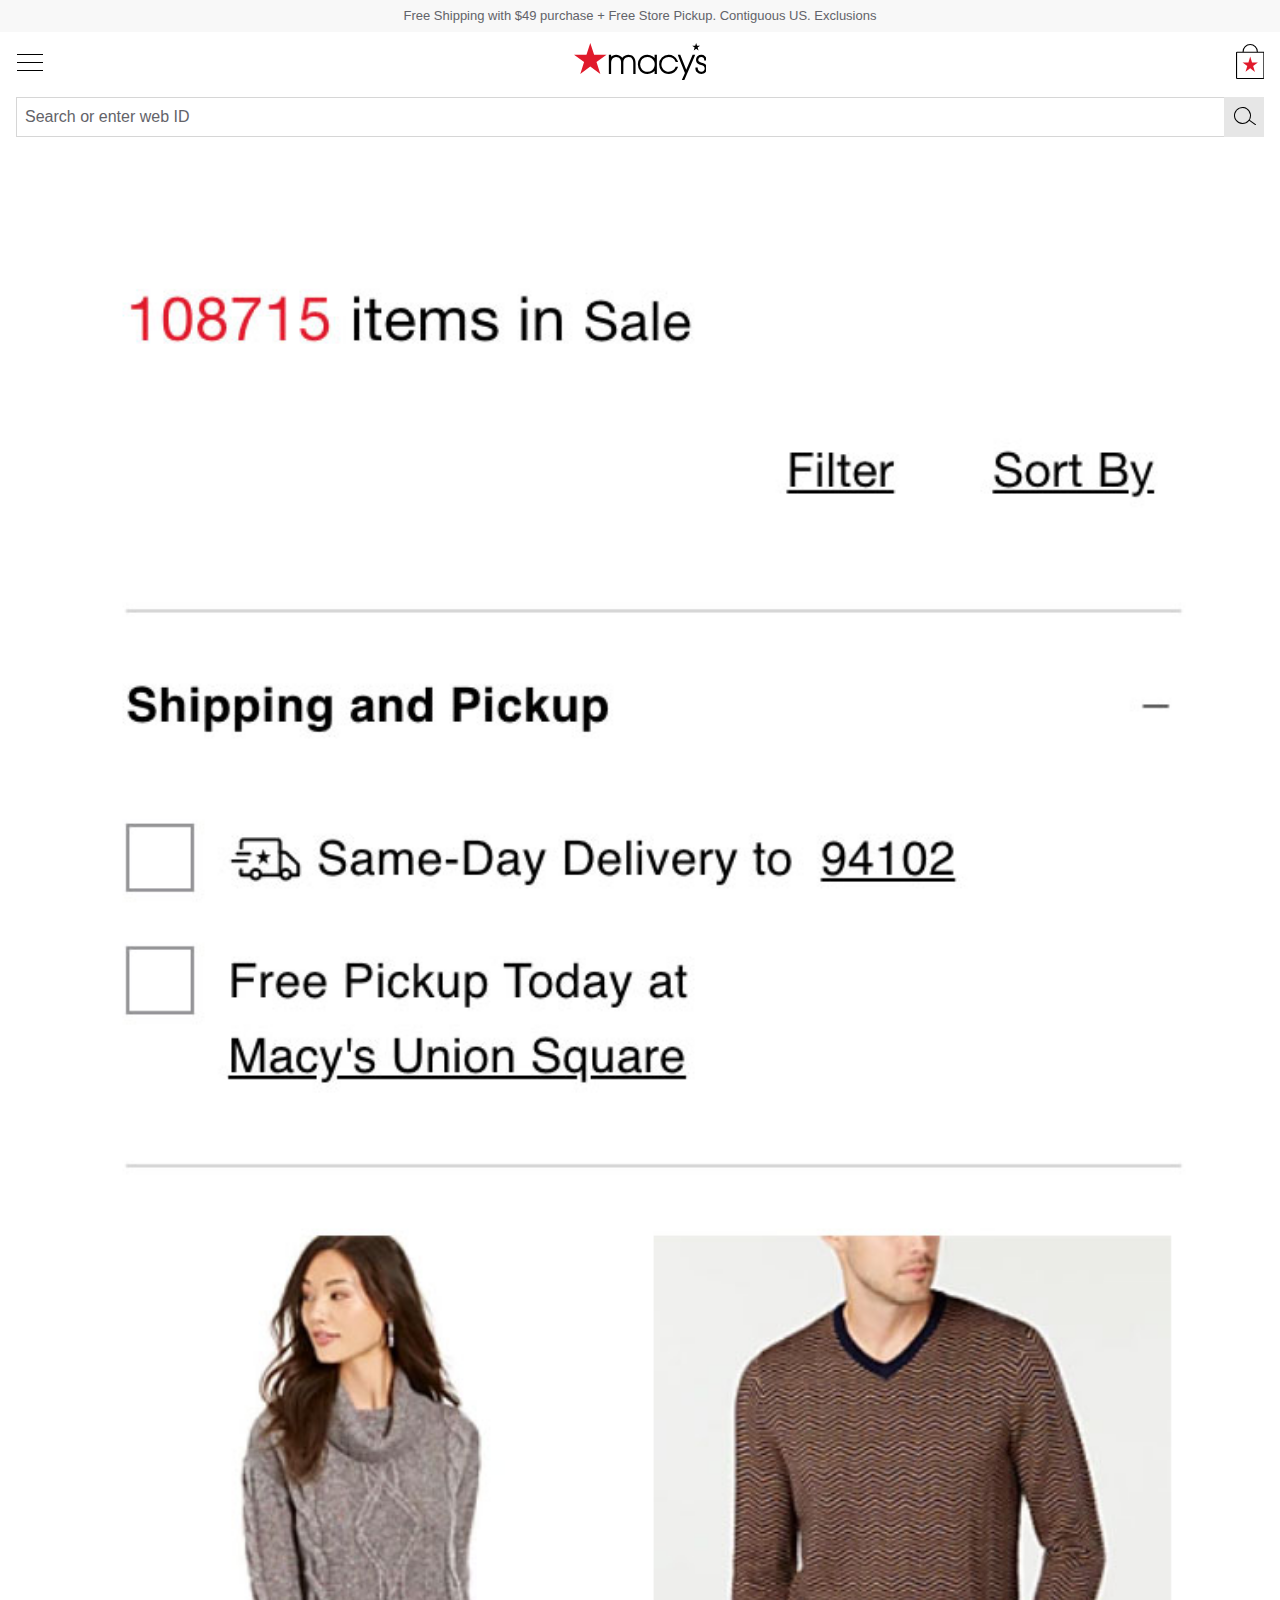
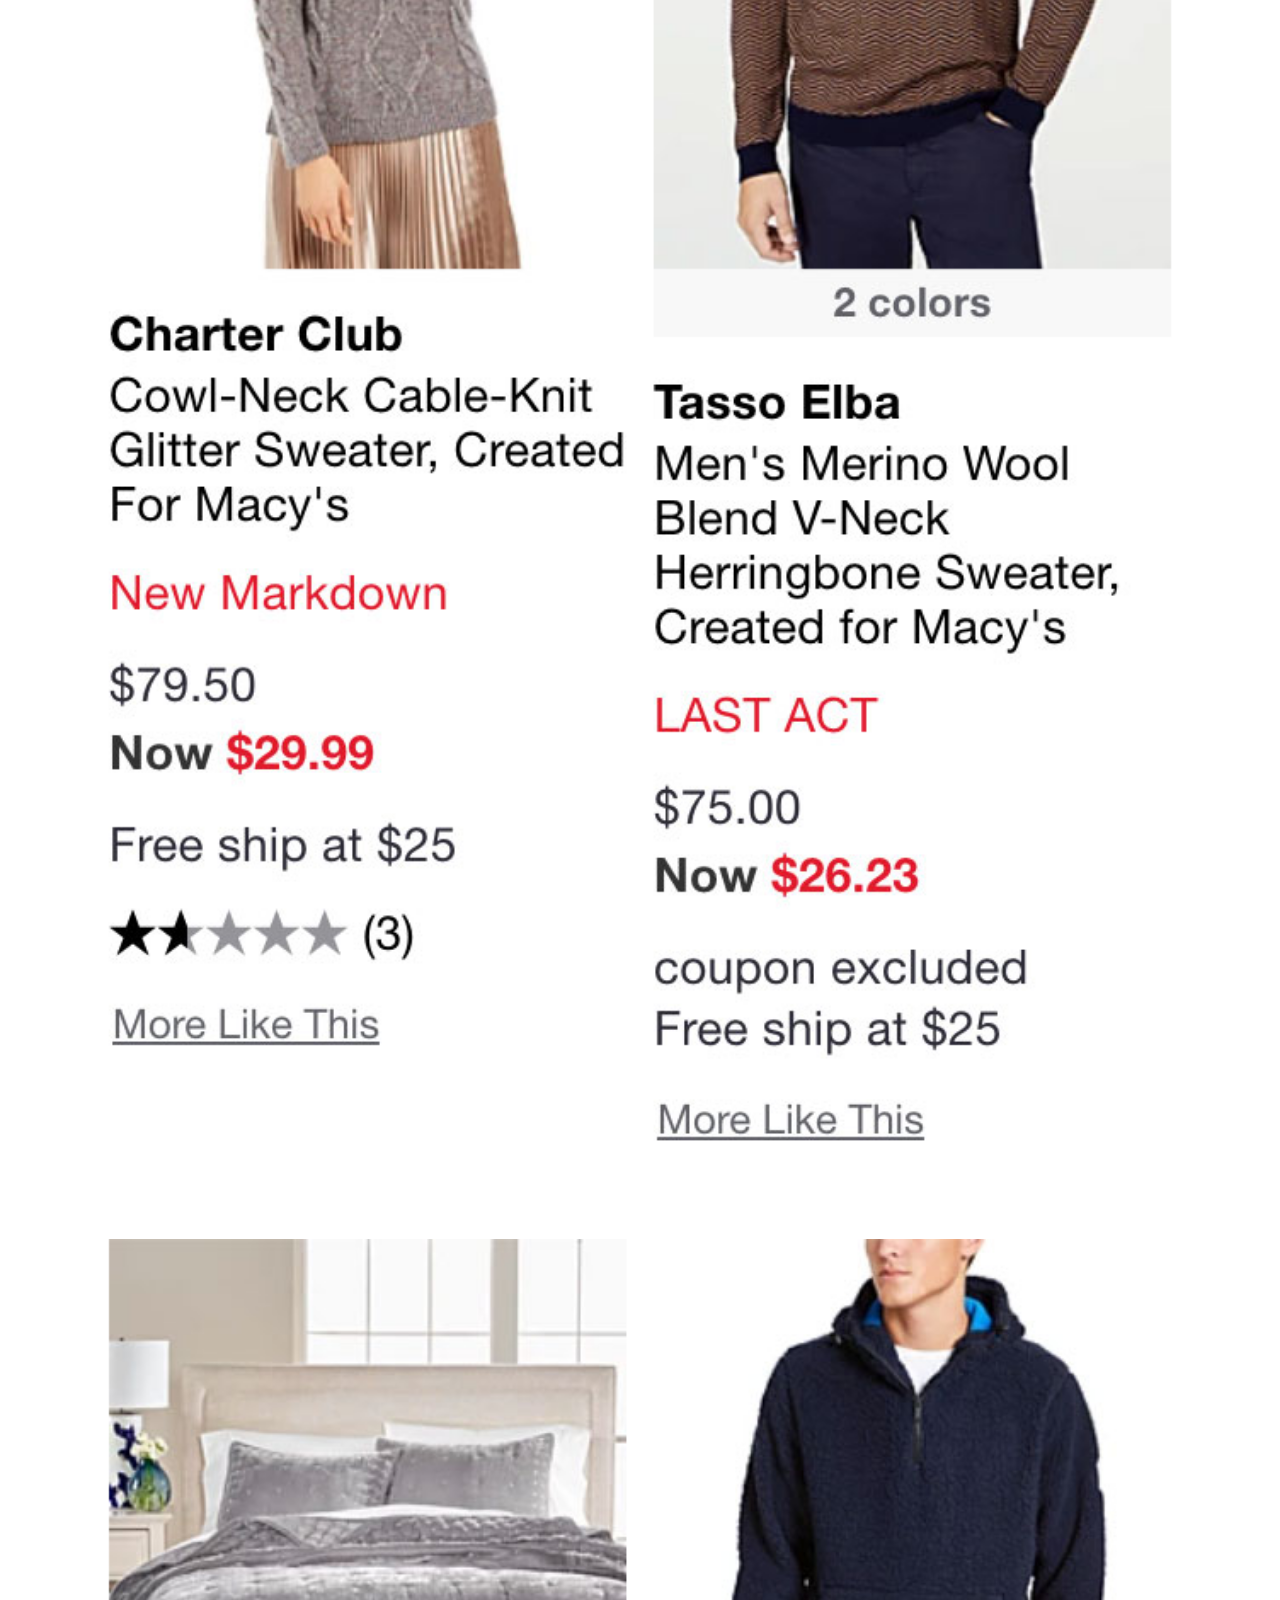
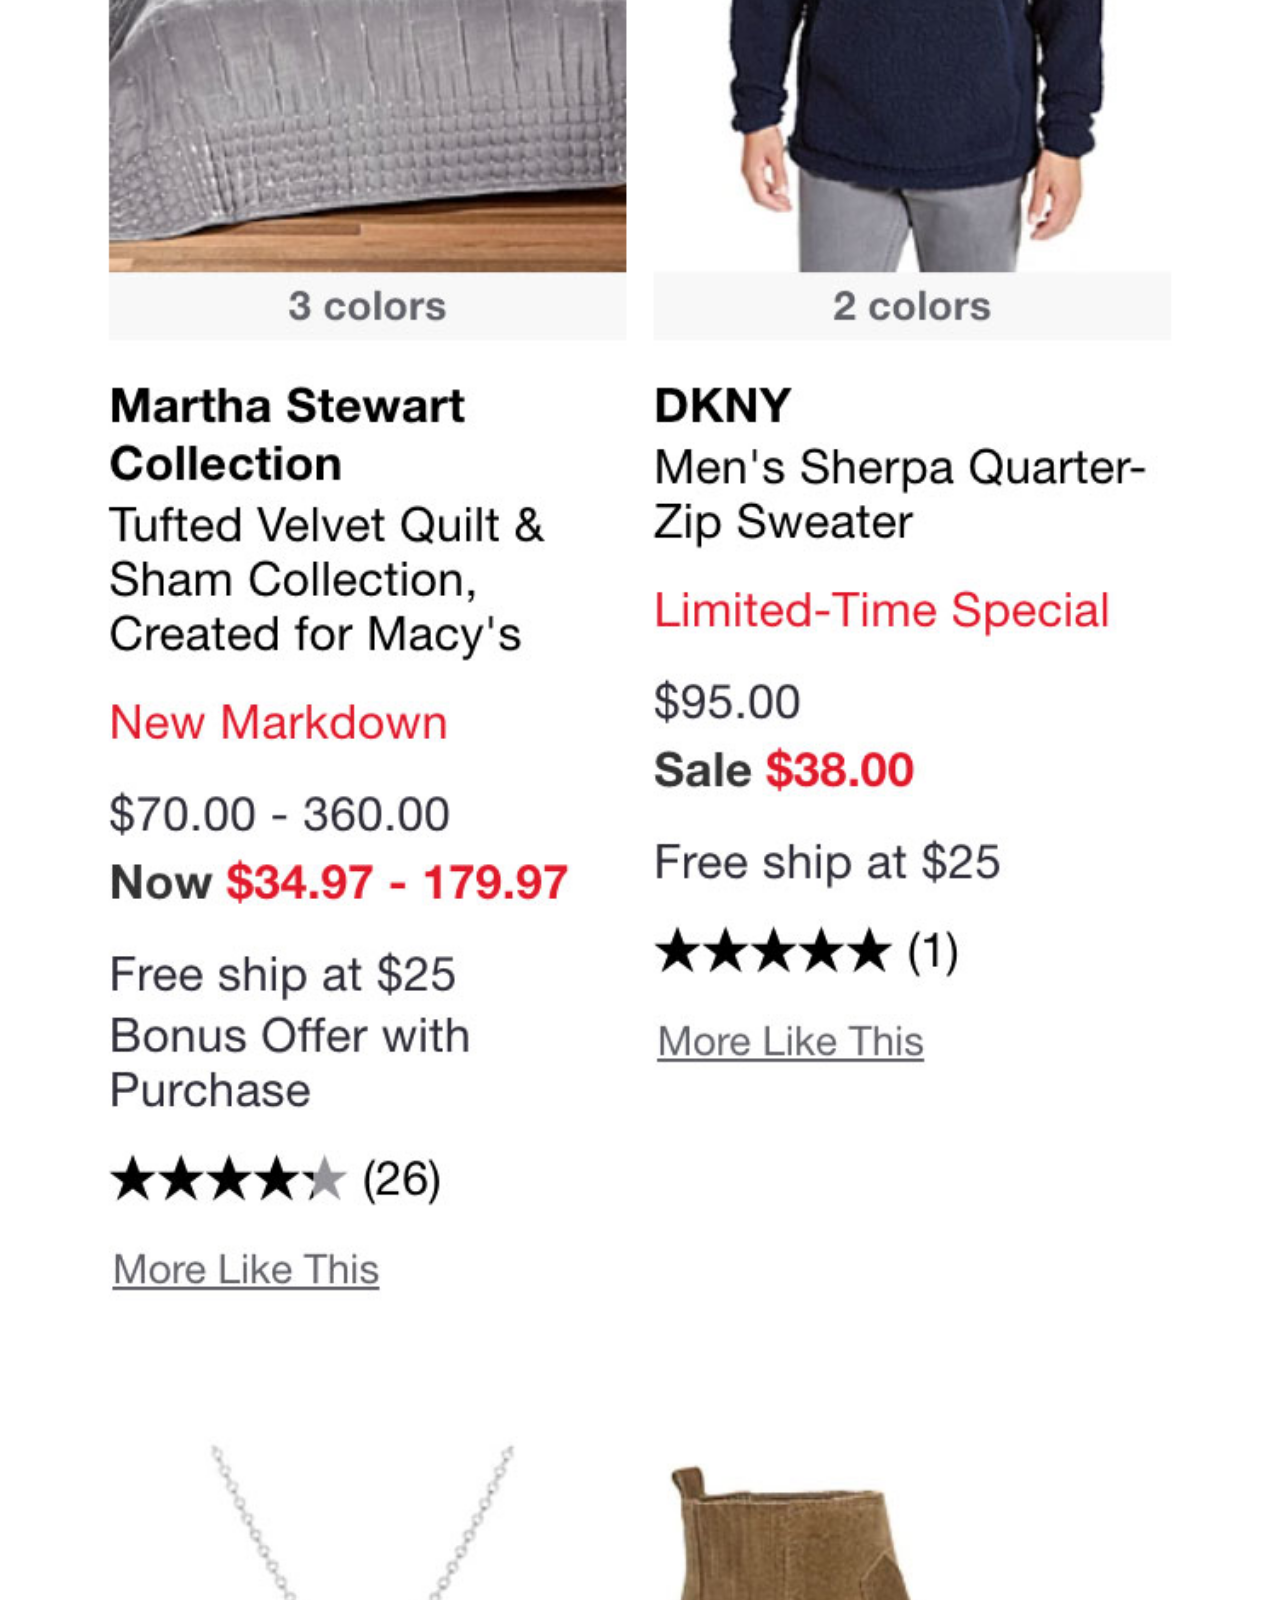
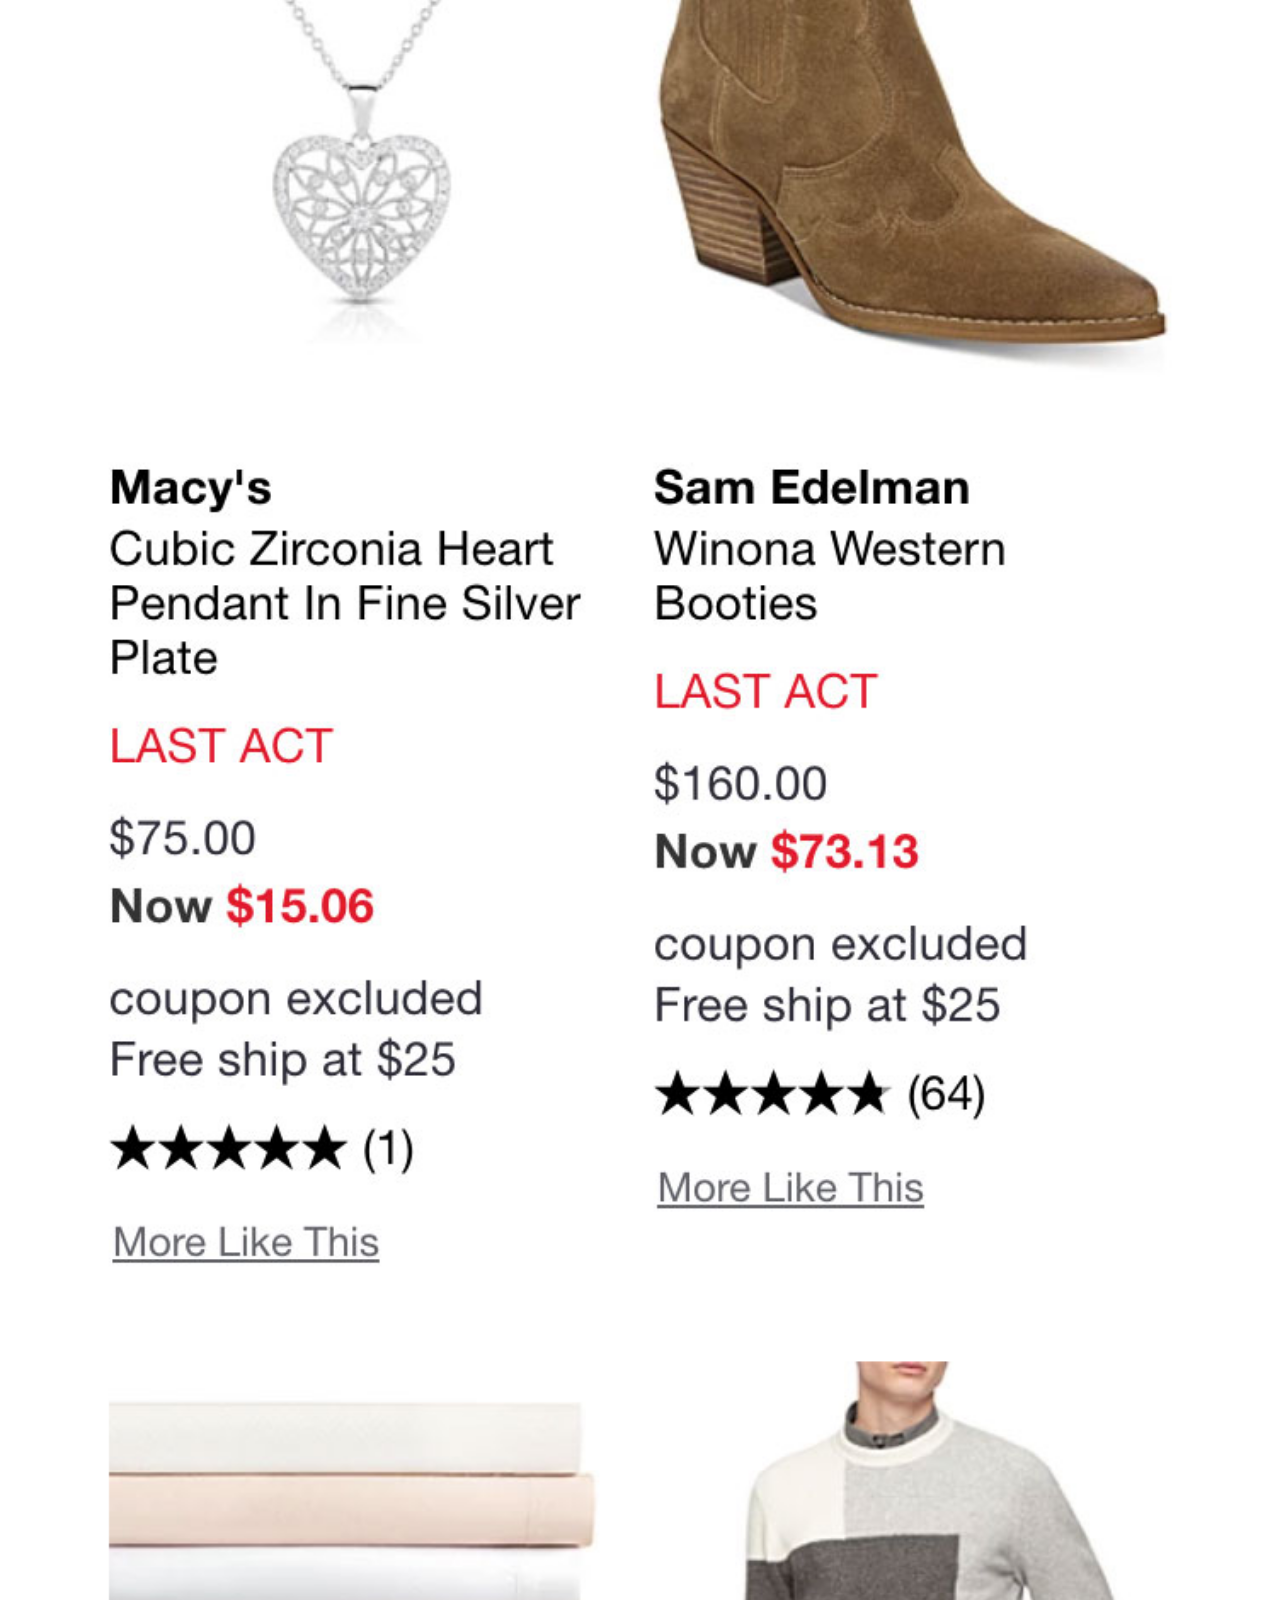
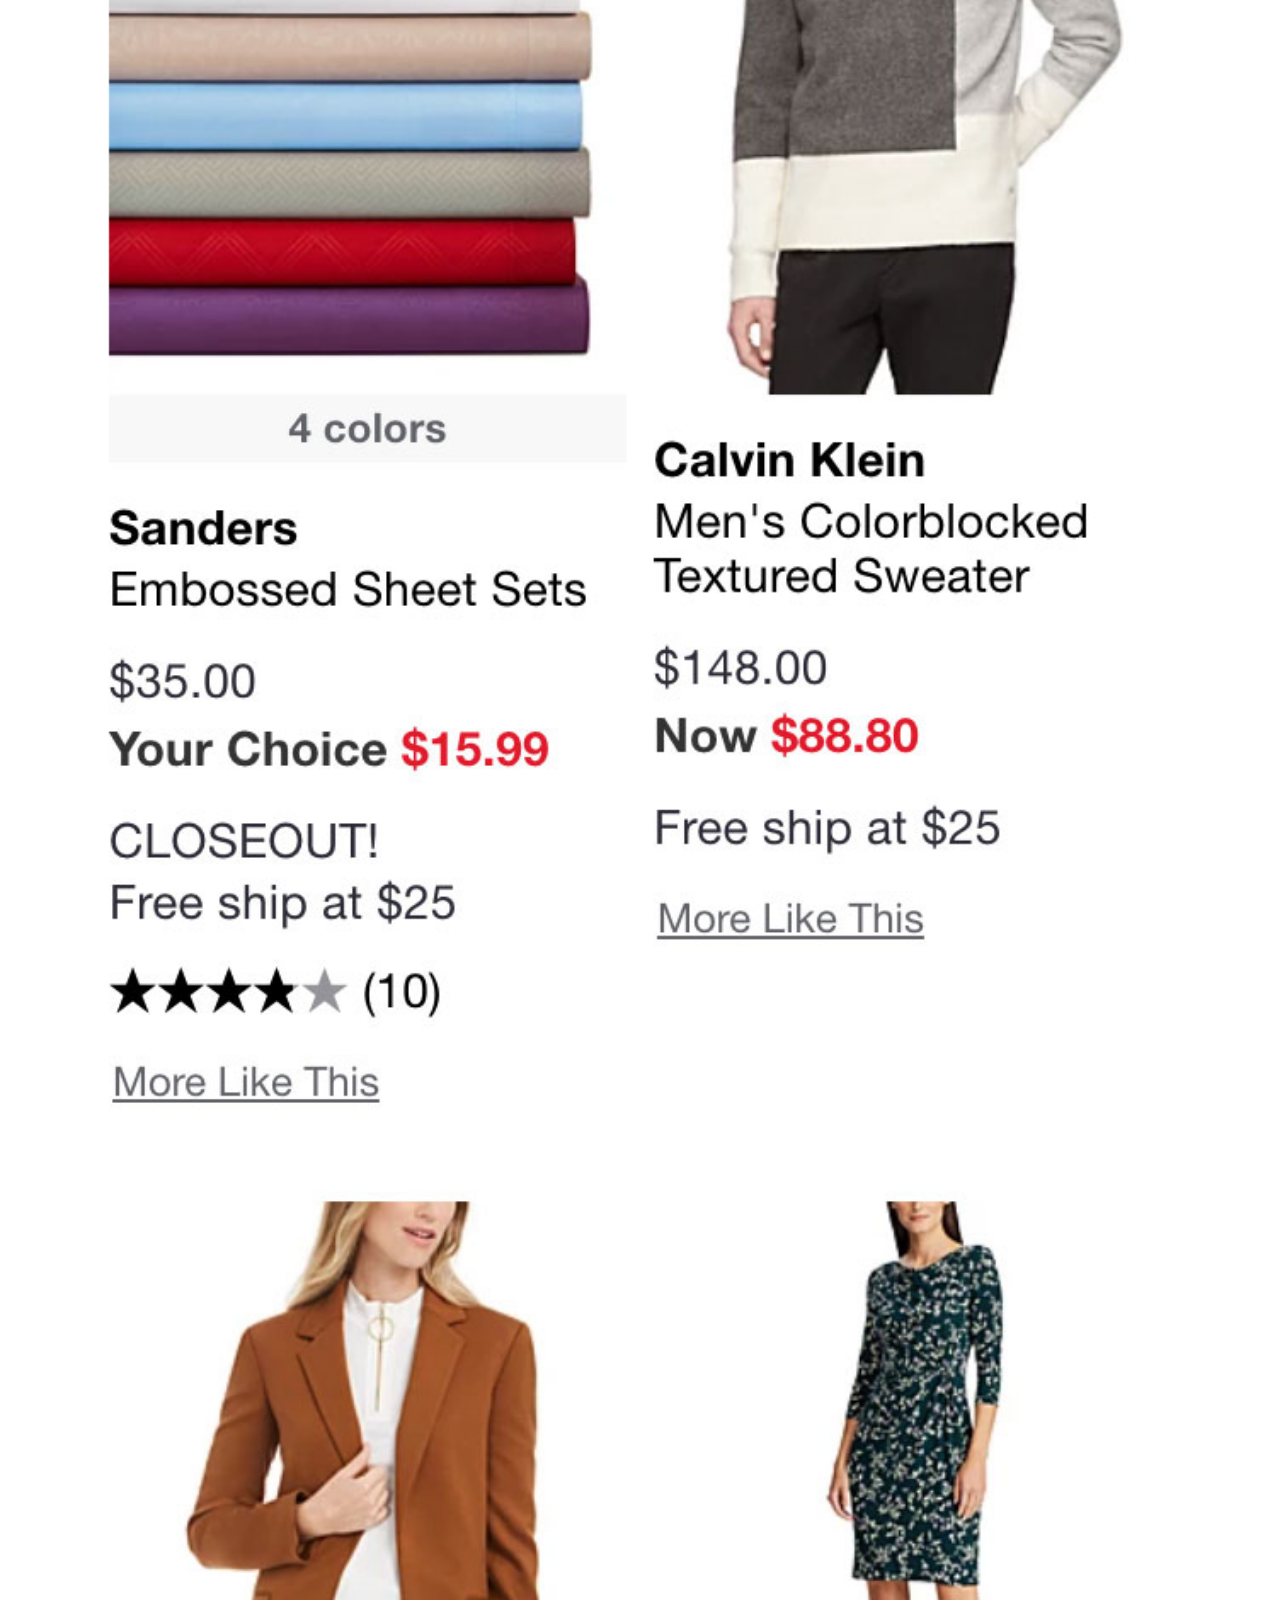
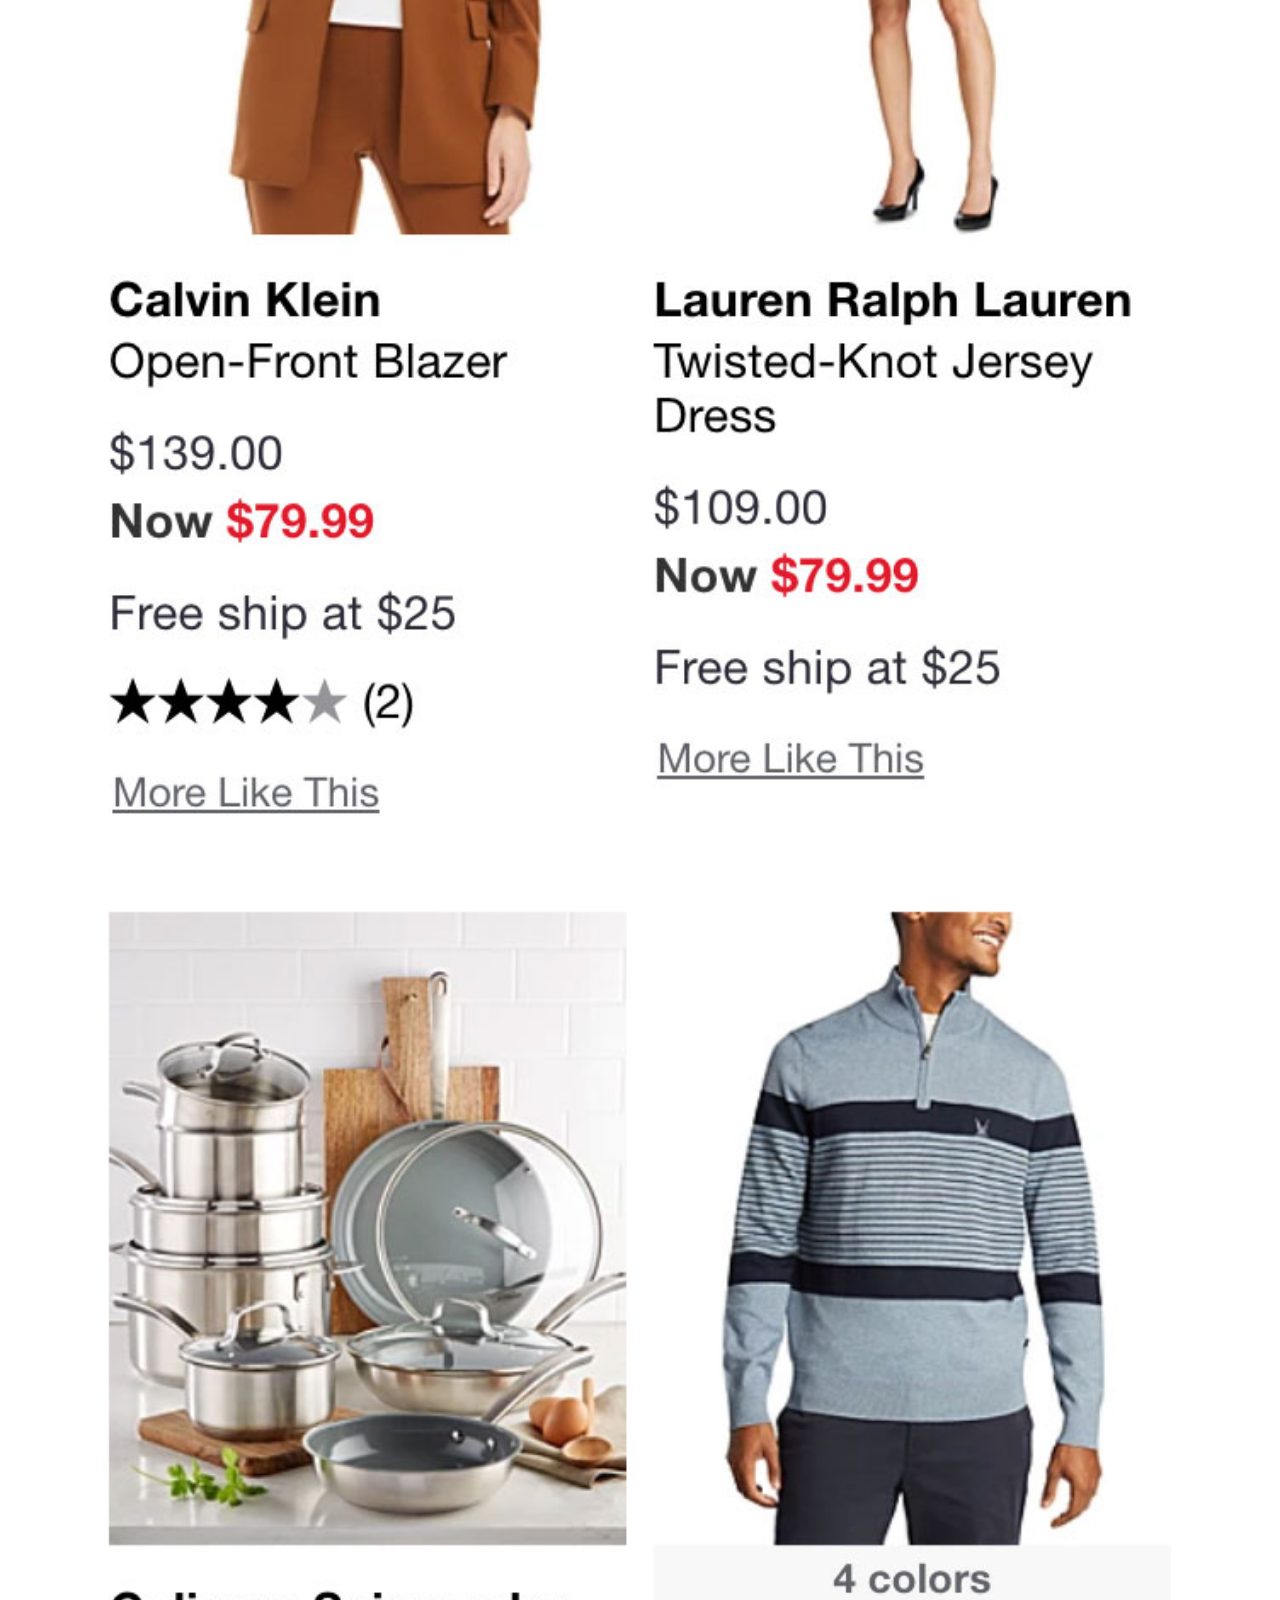
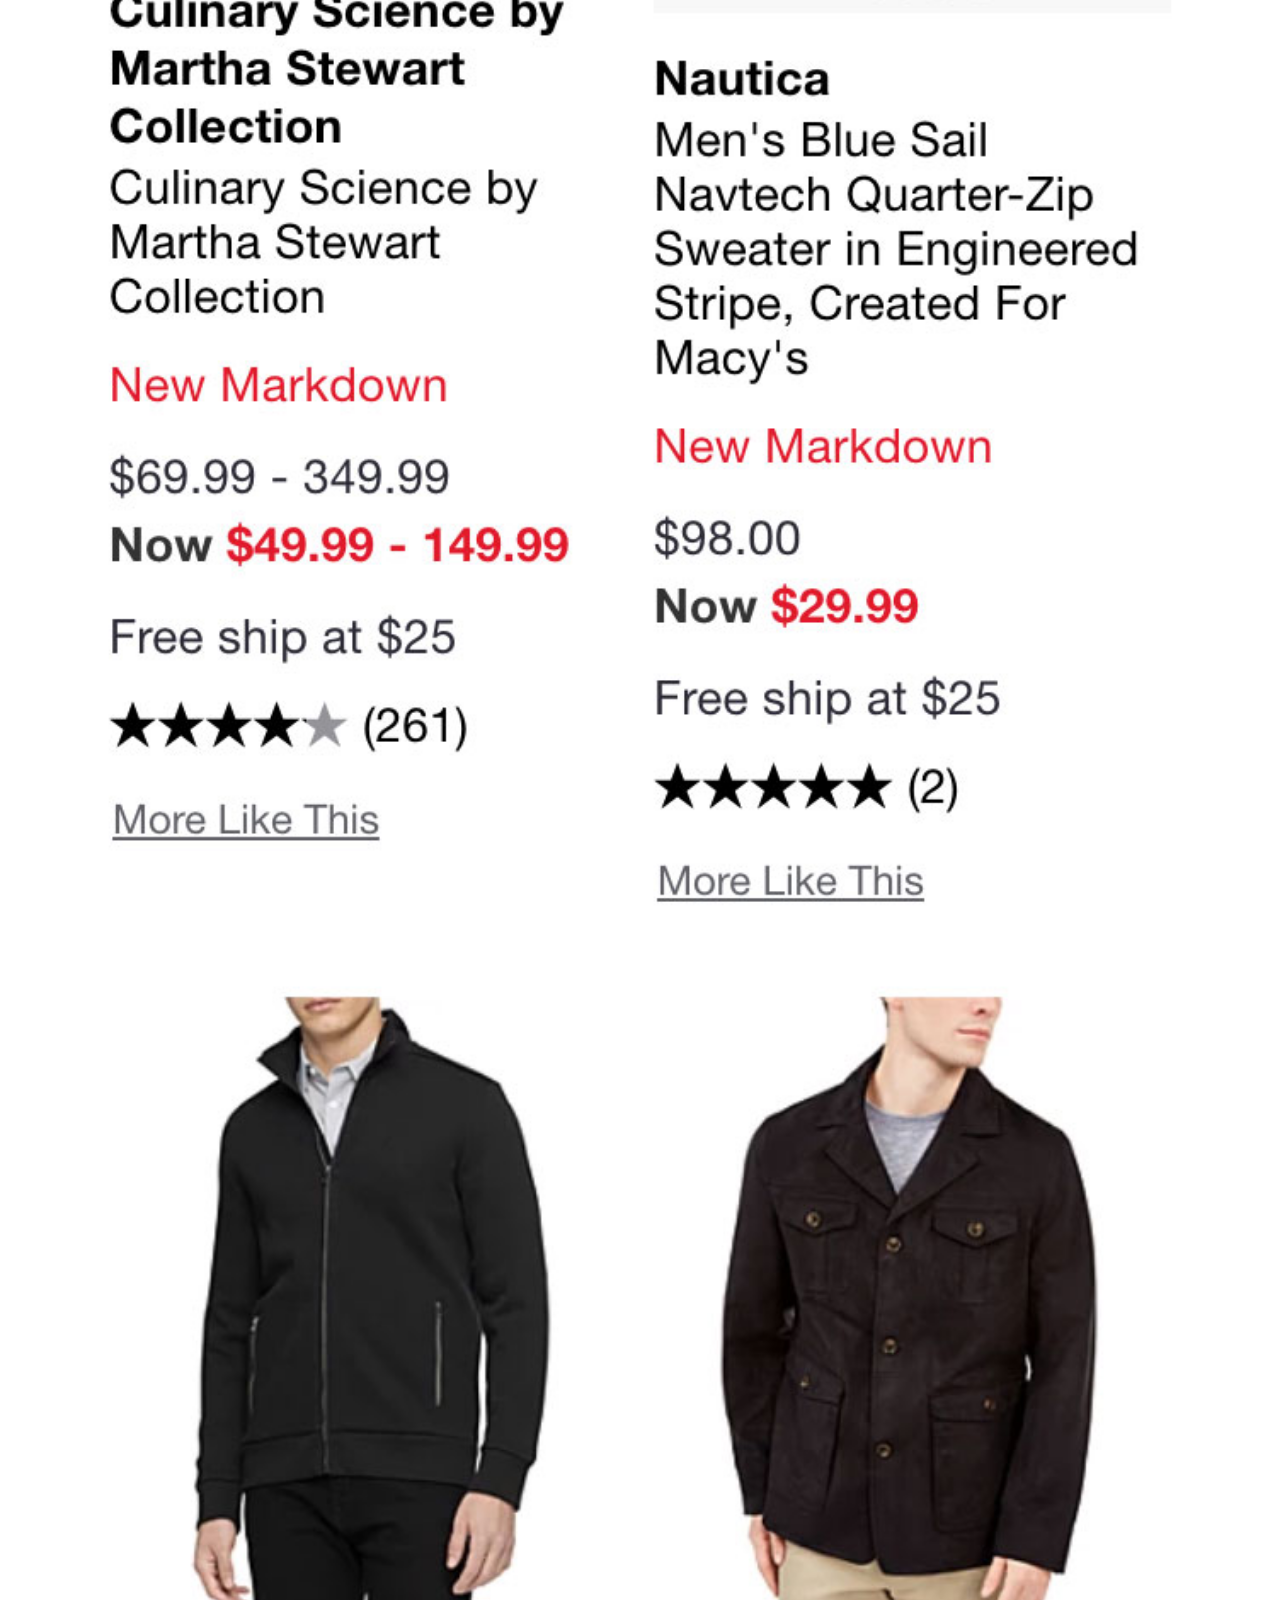
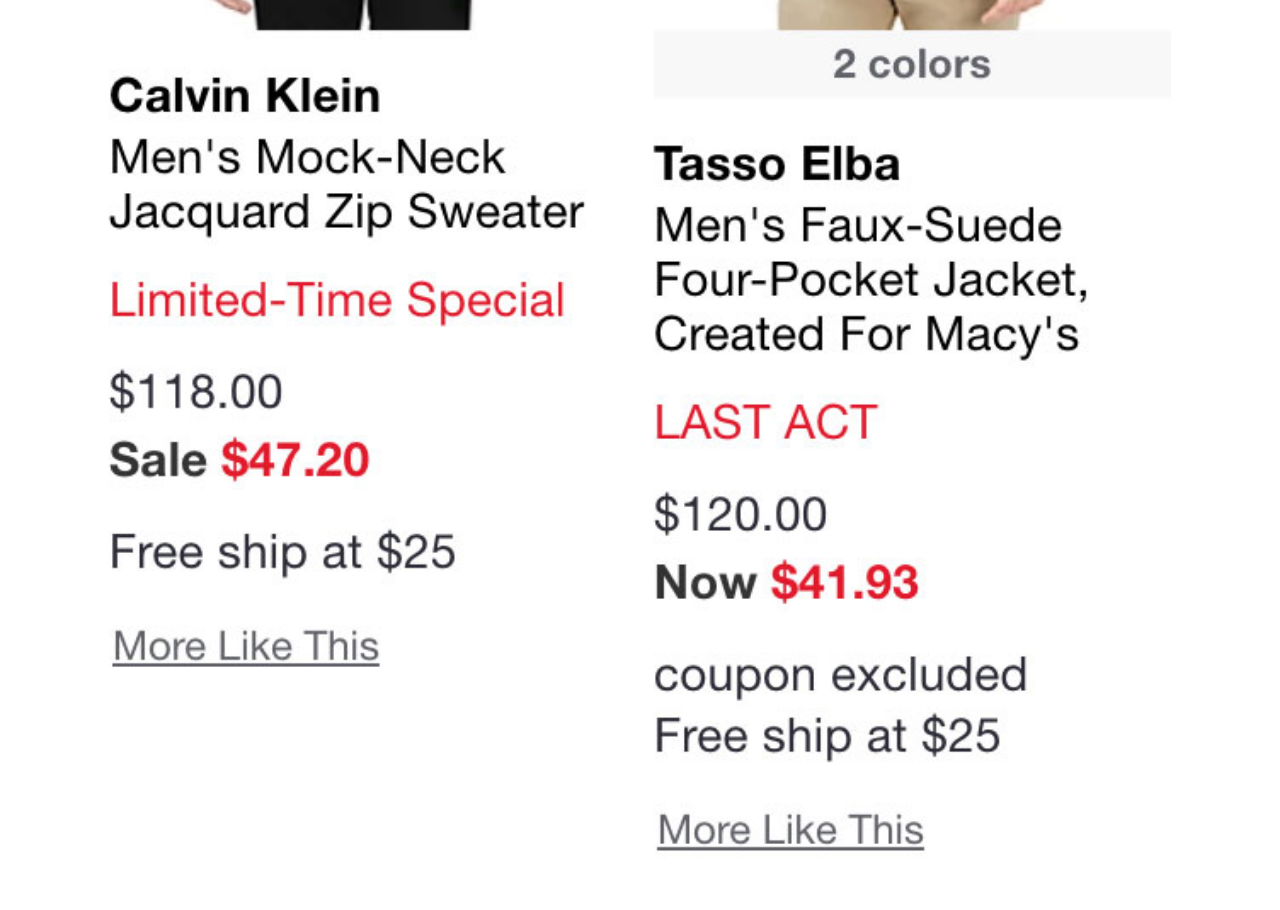
<file: sale-clearance.html>
<!DOCTYPE html>
<head>
	<meta charset="utf-8">
	<meta http-equiv="X-UA-Compatible" content="IE=edge">
	<title>Macy's Sales, Discounts & Ads 2020 - Macy's</title>
	<meta name="description" content="">
	<meta name="viewport" content="width=device-width, initial-scale=1, user-scalable=0">
	<link rel="stylesheet" href="css/style-min.css">
</head>
<!-- <body class="menuA1" data-description="Menu under, Icon no change, X overlay"> -->
<!-- <body class="menuA2" data-description="Menu under, Icon turns red, X overlay"> -->
<!-- <body class="menuA3" data-description="Menu under, Icon turns to X, No X overlay"> -->
<!-- <body class="menuB1" data-description="Menu over, X overlay"> -->
<!-- <body class="menuB2" data-description="Menu over, No X overlay"> -->
<body>


<div class="header">
		<div class="top-bar"> <!-- TOP BAR START -->
		Free Shipping with $49 purchase + Free Store Pickup. Contiguous US. <a href="#">Exclusions</a>
	</div> <!-- TOP BAR END -->
	<div class="inset">
		<a href="index.html"><div class="logo">
			<svg xmlns="http://www.w3.org/2000/svg" viewBox="0 0 416 117.183">
				<path id="macy_s" data-name="macy&apos;s" d="M450.659,66.18c3.719,2.814,5.671,6.924,5.967,12.563a17.1,17.1,0,0,1-.982,6.833,16.8,16.8,0,0,1-3.608,5.855,17.27,17.27,0,0,1-5.881,4.092,18.329,18.329,0,0,1-7.141,1.423,20.3,20.3,0,0,1-7.705-1.516A18.384,18.384,0,0,1,425,91.1a16.4,16.4,0,0,1-3.307-5.216,16.841,16.841,0,0,1-1.127-6.118l.13-3.184,7.047-.039.042,2.478a11.081,11.081,0,0,0,3.119,7.95,11.3,11.3,0,0,0,8.11,2.976,11.43,11.43,0,0,0,4.278-.8,9.773,9.773,0,0,0,3.345-2.241,9.9,9.9,0,0,0,2.092-3.264,10.767,10.767,0,0,0,.736-3.988l-.007-.357c-.081-3-.854-5.145-2.439-6.732-1.716-1.716-4.436-2.94-8.563-3.852-3.961-1.144-8-2.436-10.917-4.771-3.281-2.6-4.884-6.1-5.048-10.99,0-5.083,1.833-9.273,5.3-12.16a17.508,17.508,0,0,1,11.222-3.806,16.5,16.5,0,0,1,11.555,4.364,15.641,15.641,0,0,1,4.564,11.273l.033,2.552h-7.168l-.042-2.471a10.958,10.958,0,0,0-.664-3.758,7.49,7.49,0,0,0-1.7-2.657,7.679,7.679,0,0,0-2.782-1.717,9.975,9.975,0,0,0-3.733-.589,11.463,11.463,0,0,0-4.215.744,8.453,8.453,0,0,0-3.063,2.034,7.7,7.7,0,0,0-1.664,2.7,8.611,8.611,0,0,0-.479,3.307,7.144,7.144,0,0,0,2.357,5.534c1.484,1.267,3.754,2.267,7.594,3.345l.411.107C443.722,62.767,447.517,63.8,450.659,66.18ZM419.92,8.96,422.805.11l2.857,8.85h9.327l-7.549,5.482,2.867,8.869-7.52-5.482-7.472,5.463,2.831-8.844L410.576,8.96ZM391.883,84.147l19.909-47.152h8.026l-2.076,5.152L385.4,117.293h-7.99l10.344-23.63-9.911-25.038c-5.146-13-10.325-26.111-10.49-26.531l-2.011-5.1h7.782Zm-71.1-33.618a19.325,19.325,0,0,0-4.713,7.1,25.18,25.18,0,0,0-1.82,9.337A24.17,24.17,0,0,0,316,76.149a21.813,21.813,0,0,0,5.026,7.444,22.307,22.307,0,0,0,7.292,4.712,23.871,23.871,0,0,0,22.611-2.835,19.975,19.975,0,0,0,7.045-9.214l.572-1.7h7.779l-1.214,3.364A28.405,28.405,0,0,1,354.489,91.78a29.754,29.754,0,0,1-16.954,5.165c-9.233,0-17.087-3.252-22.7-9.4a30.626,30.626,0,0,1-7.757-20.473,29.424,29.424,0,0,1,29.968-30.074,31.449,31.449,0,0,1,15.847,4.349,28.313,28.313,0,0,1,12.333,15.193l1.175,3.342H358.68l-.592-1.662a20.944,20.944,0,0,0-8.825-10.864,22.988,22.988,0,0,0-11.837-3.364,24.272,24.272,0,0,0-8.991,1.549A25.656,25.656,0,0,0,320.784,50.528ZM292.805,36.994h7.177v59.94h-7.177V87.042a27.686,27.686,0,0,1-6.691,5.709,30,30,0,0,1-15.794,4.189c-11.368,0-18.392-5.209-22.282-9.581a30.917,30.917,0,0,1,.007-40.791c3.886-4.365,10.908-9.575,22.276-9.575a30.528,30.528,0,0,1,17.139,5.158,27.9,27.9,0,0,1,5.347,4.679Zm.026,33.813a21.875,21.875,0,0,0,.272-4.349,23.267,23.267,0,0,0-.41-4.46,20.364,20.364,0,0,0-1.2-3.959,21.648,21.648,0,0,0-8.24-10.227,23.3,23.3,0,0,0-12.938-3.823,22.674,22.674,0,0,0-16.281,6.554,23.066,23.066,0,0,0-6.51,16.423,24.154,24.154,0,0,0,5.94,15.842c4.21,4.669,10.14,7.136,17.148,7.136a21.843,21.843,0,0,0,21.116-15.014A20.591,20.591,0,0,0,292.831,70.808ZM226.552,42.932a20.688,20.688,0,0,1,5.1,8.734,40.925,40.925,0,0,1,1.613,12.1V96.934H226.1V63.77a33.748,33.748,0,0,0-1.243-9.812,14.641,14.641,0,0,0-3.485-6.113,11.558,11.558,0,0,0-4.437-2.854,19.056,19.056,0,0,0-12.718.214,12.652,12.652,0,0,0-5.535,4.015,14.938,14.938,0,0,0-2.954,5.822,38.591,38.591,0,0,0-.673,8.727V96.934h-7.174l.02-34.746a28.08,28.08,0,0,0-.917-8.042A14.411,14.411,0,0,0,184.53,49.4a12.958,12.958,0,0,0-4.936-3.871,19.18,19.18,0,0,0-7.31-1.537,13.61,13.61,0,0,0-6.25,1.261,12.39,12.39,0,0,0-4.765,3.651,16.239,16.239,0,0,0-3.345,6,28.017,28.017,0,0,0-1.091,8.369V96.934h-7.177V36.994h7.177v6.445A20.729,20.729,0,0,1,163.1,39a22.363,22.363,0,0,1,9.254-2,25.174,25.174,0,0,1,9.732,1.841,19.342,19.342,0,0,1,7.484,5.45,15.244,15.244,0,0,1,1.878,2.754,20.766,20.766,0,0,1,2.176-2.841,21.373,21.373,0,0,1,7.585-5.314,26.183,26.183,0,0,1,18.289-.429A19.17,19.17,0,0,1,226.552,42.932Z" transform="translate(-40.655 -0.11)" fill-rule="evenodd"></path>
				<path id="star" d="M50.962.11,62.947,37h38.865L70.365,59.866,82.393,96.936,50.914,74,19.622,96.828l11.965-36.9L0,37H38.991Z" transform="translate(0 -0.11)" fill="#e01a2b" fill-rule="evenodd"></path>
			</svg>
		</div></a>
		<div class="bag">
			<a href="#">
				<svg class="icon" xmlns="http://www.w3.org/2000/svg" viewBox="0 0 19.5 24">
					<path id="bag" d="M20.75,8h-18V25.25h18Zm-4.5-.75a4.5,4.5,0,0,0-9,0Zm-9.75,0a5.25,5.25,0,0,1,10.5,0h3.75A.75.75,0,0,1,21.5,8V25.25a.75.75,0,0,1-.75.75h-18A.75.75,0,0,1,2,25.25V8a.75.75,0,0,1,.75-.75Z" transform="translate(-2 -2)"/></path>
					<path id="star" d="M16.5,24,13.25,21.51l-3.225,2.475,1.23-4L8,17.5h4.02l1.238-4,1.238,4H18.5L15.26,19.98Z" transform="translate(-3.5 -4.875)" fill="#e01a2b" fill-rule="evenodd"/></path>
				</svg>
			</a>
		</div>
		<div class="menu-button">
			<div class="burger-icon">
				<div class="burger-line burger-top"></div>
				<div class="burger-line burger-middle"></div>
				<div class="burger-line burger-bottom"></div>
			</div>
		</div>
	</div>
	<div class="search-input">
		<input type="text" placeholder="Search or enter web ID">
		<a class="input-button">
			<svg class="icon" xmlns="http://www.w3.org/2000/svg" width="22.024" height="18.182" viewBox="0 0 22.024 18.182" fill="#000000">
				<path id="Icon" d="M22.8,18.26l-6-4.38A8.37,8.37,0,0,0,18,9.5a8.51,8.51,0,1,0-1.79,5.21l6,4.36a.52.52,0,0,0,.29.09.5.5,0,0,0,.3-.9ZM9.5,17a7.49,7.49,0,1,1,5.306-2.194A7.48,7.48,0,0,1,9.5,17Z" transform="translate(-0.979 -0.978)"/></path>
			</svg>
		</a>
	</div>
</div>

<div class="menu-drawer-x">
	<svg xmlns="http://www.w3.org/2000/svg" width="15.991" height="15.995" viewBox="0 0 15.991 15.995"><defs><style>.a8080{fill:#fff;}</style></defs><path class="a8080" d="M8.75,8,15.84.91a.53.53,0,0,0-.75-.75L8,7.25.91.16A.53.53,0,0,0,.16.91L7.25,8,.16,15.09a.53.53,0,0,0,0,.75A.5.5,0,0,0,.53,16a.51.51,0,0,0,.38-.16L8,8.75l7.09,7.09a.51.51,0,0,0,.38.16.5.5,0,0,0,.37-.16.53.53,0,0,0,0-.75Z" transform="translate(-0.005 -0.005)"></path></svg>
</div>

<div class="menu-drawer">
	<!-- Back Bar ------------------------------>
	<div class="back-bar">
		<div class="row row-header"><div class="category">&nbsp;</div><div class="icon-back"></div></div>
	</div>
	<div class="menu-slider">
		<!-- Main Menu ------------------------------>
		<div class="group l1 active" data-group="1">
			<div class="rows">
				<div class="search-input">
					<input type="text" placeholder="Search or enter web ID">
					<a class="input-button">
						<svg class="icon" xmlns="http://www.w3.org/2000/svg" width="22.024" height="18.182" viewBox="0 0 22.024 18.182" fill="#000000">
							<path id="Icon" d="M22.8,18.26l-6-4.38A8.37,8.37,0,0,0,18,9.5a8.51,8.51,0,1,0-1.79,5.21l6,4.36a.52.52,0,0,0,.29.09.5.5,0,0,0,.3-.9ZM9.5,17a7.49,7.49,0,1,1,5.306-2.194A7.48,7.48,0,0,1,9.5,17Z" transform="translate(-0.979 -0.978)"/></path>
						</svg>
					</a>
				</div>
				<!-- <div class="row-divider row-divider-for-search-input"><div class="divider"></div></div> -->
				<div class="top-links">
					<div class="row" data-id="102" data-child="202"><span><div class="icon-left"><svg xmlns="http://www.w3.org/2000/svg" width="22.001" height="20" viewBox="0 0 22.001 20"><path d="M0,20l.05-.95A7.659,7.659,0,0,1,7.661,12h6.658v.05a7.658,7.658,0,0,1,7.611,7L22,20Zm1.05-1H20.92a6.661,6.661,0,0,0-6.6-6H7.661A6.671,6.671,0,0,0,1.05,19ZM6,5a5,5,0,1,1,5,5A5,5,0,0,1,6,5ZM7,5a4,4,0,1,0,4-4A4,4,0,0,0,7,5Z"></path></svg></div>My Account</span><div class="icon-right"></div></div>
					<div class="row"><span><div class="icon-left"><svg xmlns="http://www.w3.org/2000/svg" viewBox="0 0 22 20.96"><path id="Path" d="M11.01.52,8.43,8.51H0l6.83,4.96L4.24,21.45,11,16.51l6.8,4.97-2.6-8.02L22,8.51H13.6Z" transform="translate(0 -0.52)" fill="#e01a2b"></path><path id="Path-2" data-name="Path" d="M6.83,13.47l8.37-.01L0,8.51Z" transform="translate(0 -0.52)" fill="#ab0000"></path><path id="Path-3" data-name="Path" d="M6.83,13.47,4.24,21.45,22,8.51Z" transform="translate(0 -0.52)" fill="#c11221"></path></svg></div>Earn Star Rewards</span><div class="icon-right"></div></div>
					<div class="row complex">
						<div class="icon-left">
							<svg xmlns="http://www.w3.org/2000/svg" viewBox="0 0 22.001 20">
								<path id="Icon" d="M-6029,20a1,1,0,0,1-1-1V1a1,1,0,0,1,1-1h20a1,1,0,0,1,1,1V19a1,1,0,0,1-1,1Zm10.549-1H-6009V1h-9.451ZM-6029,19h9.449V1H-6029Zm13-8V8h1v3Zm-7,0V8h1v3Z" transform="translate(6030)"/></path>
							</svg>
						</div>
						<div class="lockup">
							Macy's Union Square
							<div class="secondary-message"><span class="green">Open</span> until 9 PM</div>
						</div>
						<div class="icon-right"></div>
					</div>
				</div>
				<div class="row-divider"><div class="divider"></div></div>
				<div class="row title">Shop By Department</div>
				<div class="row" data-id="201.1" data-child="301"><span>Women</span><div class="icon-right"></div></div>
				<div class="row" data-id="201.2" data-child="302"><span>Men</span><div class="icon-right"></div></div>
				<div class="row" data-id="201.3" data-child="303"><span>Kids & Baby</span><div class="icon-right"></div></div>
				<div class="row" data-id="201.4" data-child="304"><span>Home</span><div class="icon-right"></div></div>
				<div class="row" data-id="201.5" data-child="305"><span>Shoes</span><div class="icon-right"></div></div>
				<div class="row" data-id="201.6" data-child="306"><span>Handbags & Accessories</span><div class="icon-right"></div></div>
				<div class="row" data-id="201.7" data-child="307"><span>Beauty</span><div class="icon-right"></div></div>
				<div class="row" data-id="201.8" data-child="308"><span>Furniture</span><div class="icon-right"></div></div>
				<div class="row" data-id="201.9" data-child="309"><span>Bed & Bath</span><div class="icon-right"></div></div>
				<div class="row" data-id="201.10" data-child="311"><span>Jewelry</span><div class="icon-right"></div></div>
				<div class="row" data-id="201.11" data-child="312"><span>Watches</span><div class="icon-right"></div></div>
				<div class="row" data-id="201.12" data-child="313"><span>Juniors</span><div class="icon-right"></div></div>
				<div class="row" data-id="201.13" data-child="314"><span>Plus Size</span><div class="icon-right"></div></div>
				<div class="row" data-id="201.14" data-child="315"><span>Sports Fan Shop</span><div class="icon-right"></div></div>
				<div class="row"><span>The Edit</span><div class="icon-right"></div></div>
				<div class="row" data-id="201.15" data-child="316"><span>Holiday Lane</span><div class="icon-right"></div></div>
				<a href="sale-clearance.html"><div class="row"><span>Sale & Clearance</span><div class="icon-right"></div></div></a>
				<!-- <div class="row" data-id="101" data-child="201"><span><strong>Shop By Department</strong></span><div class="icon-right"></div></div> -->
				<div class="row-divider"><div class="divider"></div></div>
				<div class="bottom-links">
					<div class="row"><span><div class="icon-left"><svg xmlns="http://www.w3.org/2000/svg" width="16" height="21.999" viewBox="0 0 16 21.999"><path d="M-6027.64,14.729a16.627,16.627,0,0,1-2.179-5.059A7.666,7.666,0,0,1-6030,8a8,8,0,0,1,8-8,8,8,0,0,1,8,8,7.659,7.659,0,0,1-.18,1.651,16.6,16.6,0,0,1-2.179,5.059A47.367,47.367,0,0,1-6022,22,47.329,47.329,0,0,1-6027.64,14.729ZM-6029,8a7,7,0,0,0,.15,1.441,15.147,15.147,0,0,0,2.06,4.74,45.105,45.105,0,0,0,4.79,6.339,44.924,44.924,0,0,0,4.79-6.32,15.15,15.15,0,0,0,2.061-4.74A7.26,7.26,0,0,0-6015,8a7,7,0,0,0-7-7A7,7,0,0,0-6029,8Zm3,0a4,4,0,0,1,4-4,4,4,0,0,1,4,4,4,4,0,0,1-4,4A4,4,0,0,1-6026,8Zm1,0a3,3,0,0,0,3,3,3,3,0,0,0,3-3,3,3,0,0,0-3-3A3,3,0,0,0-6025,8Z" transform="translate(6030)"></path></svg></div>Stores</span><div class="icon-right"></div></div>
					<div class="row"><span><div class="icon-left"><svg xmlns="http://www.w3.org/2000/svg" width="22.005" height="22.011" viewBox="0 0 22.005 22.011"><defs><style>.a9898{fill-rule:evenodd;}</style></defs><path class="a9898" d="M8.661,0a2,2,0,0,1,1.41.584h0L21.42,11.941a2,2,0,0,1,0,2.829h0l-6.656,6.655a2,2,0,0,1-2.829,0h0L.586,10.077A1.994,1.994,0,0,1,0,8.665H0V2A2,2,0,0,1,2,0H8.661Zm0,1H2A1,1,0,0,0,1,2H1V8.665a1,1,0,0,0,.292.7h0L12.641,20.718a1,1,0,0,0,1.415,0h0l6.656-6.655a1,1,0,0,0,0-1.415h0L9.364,1.291A.992.992,0,0,0,8.659,1ZM5.5,3A2.5,2.5,0,1,1,3,5.5,2.5,2.5,0,0,1,5.5,3Zm0,1A1.5,1.5,0,1,0,7,5.5,1.5,1.5,0,0,0,5.5,4Z" transform="translate(0 0)"></path></svg></div>Deals</span><div class="icon-right"></div></div>
					<!-- <div class="row"><span>Lists</span><div class="icon-right"></div></div> -->
					<!-- <div class="row" data-id="103" data-child="203"><span><div class="icon-left"><svg xmlns="http://www.w3.org/2000/svg" width="22.001" height="18" viewBox="0 0 22.001 18"><path d="M-6028,18a2,2,0,0,1-2-2V2a2,2,0,0,1,2-2h18a2,2,0,0,1,2,2V16a2,2,0,0,1-2,2Zm-1-16V16a1,1,0,0,0,1,1h18a1,1,0,0,0,1-1V2a1,1,0,0,0-1-1h-18A1,1,0,0,0-6029,2Zm10,9.632-3.078,2.356,1.177-3.812-3.1-2.365h3.833L-6018.989,4l1.167,3.812H-6014l-3.089,2.355,1.177,3.833Z" transform="translate(6030)"></path></svg></div>Gifts</span><div class="icon-right"></div></div> -->
					<a href="gift-cards.html"><div class="row"><span><div class="icon-left"><svg xmlns="http://www.w3.org/2000/svg" width="22.001" height="18" viewBox="0 0 22.001 18"><path d="M-6028,18a2,2,0,0,1-2-2V2a2,2,0,0,1,2-2h18a2,2,0,0,1,2,2V16a2,2,0,0,1-2,2Zm-1-16V16a1,1,0,0,0,1,1h18a1,1,0,0,0,1-1V2a1,1,0,0,0-1-1h-18A1,1,0,0,0-6029,2Zm10,9.632-3.078,2.356,1.177-3.812-3.1-2.365h3.833L-6018.989,4l1.167,3.812H-6014l-3.089,2.355,1.177,3.833Z" transform="translate(6030)"></path></svg></div>Gift Cards</span><div class="icon-right"></div></div></a>
					<div class="row"><span><div class="icon-left"><svg xmlns="http://www.w3.org/2000/svg" width="19" height="19.55" viewBox="0 0 19 19.55"><path d="M18.363,4.28H13.928a2.288,2.288,0,0,0,.364-.31,2.6,2.6,0,0,0,.537-.882,2.552,2.552,0,0,0,.155-.919,2.142,2.142,0,0,0-.228-.951,2.147,2.147,0,0,0-.98-.941,2.71,2.71,0,0,0-.716-.23,2.857,2.857,0,0,0-.966-.009,2.953,2.953,0,0,0-.739.241,3.193,3.193,0,0,0-.606.384,3.875,3.875,0,0,0-.567.548,4.8,4.8,0,0,0-.476.653c-.084.138-.152.263-.206.371-.054-.108-.121-.233-.206-.371a4.937,4.937,0,0,0-.473-.652A3.985,3.985,0,0,0,8.252.662,3.2,3.2,0,0,0,7.645.278,2.926,2.926,0,0,0,6.9.037a2.825,2.825,0,0,0-.965.009,2.708,2.708,0,0,0-.713.229,2.163,2.163,0,0,0-.511.336,2.071,2.071,0,0,0-.7,1.56,2.6,2.6,0,0,0,.694,1.8,2.281,2.281,0,0,0,.364.31H.637A.638.638,0,0,0,0,4.917V8.792a.637.637,0,0,0,.637.637h.428v9.129a1,1,0,0,0,.993.993H16.941a.994.994,0,0,0,.993-.993V9.428h.429A.638.638,0,0,0,19,8.792V4.917a.638.638,0,0,0-.637-.637M10,3.4a3.658,3.658,0,0,1,.18-.537,4.1,4.1,0,0,1,.279-.541,3.892,3.892,0,0,1,.387-.532,2.955,2.955,0,0,1,.446-.433,2.28,2.28,0,0,1,.442-.283,1.981,1.981,0,0,1,.506-.166,1.817,1.817,0,0,1,.306-.025,2.069,2.069,0,0,1,.356.031,1.843,1.843,0,0,1,.479.152,1.29,1.29,0,0,1,.309.2,1.265,1.265,0,0,1,.276.349,1.272,1.272,0,0,1,.13.57,1.669,1.669,0,0,1-.1.593,1.728,1.728,0,0,1-.349.577,1.8,1.8,0,0,1-.618.41,4.417,4.417,0,0,1-.962.272,7.192,7.192,0,0,1-1.918.2l-.106-.05a.506.506,0,0,1-.041-.1,1.03,1.03,0,0,1-.058-.278A1.279,1.279,0,0,1,10,3.4m1.008,5.138h-2.7V5.167h2.7Zm0,10.122h-2.7V9.428h2.7ZM5,2.785a1.654,1.654,0,0,1-.1-.591,1.27,1.27,0,0,1,.133-.574A1.206,1.206,0,0,1,5.3,1.273a1.339,1.339,0,0,1,.315-.2A1.827,1.827,0,0,1,6.095.918,2.045,2.045,0,0,1,6.45.887a1.783,1.783,0,0,1,.3.025,1.931,1.931,0,0,1,.507.166,2.318,2.318,0,0,1,.444.283,3.053,3.053,0,0,1,.447.434,3.916,3.916,0,0,1,.385.53,4,4,0,0,1,.278.542,3.469,3.469,0,0,1,.179.534,1.265,1.265,0,0,1,.06.415,1.012,1.012,0,0,1-.06.279.226.226,0,0,1-.1.139.236.236,0,0,1-.048.012h0a7.241,7.241,0,0,1-1.918-.2,4.443,4.443,0,0,1-.964-.273,1.8,1.8,0,0,1-.616-.41A1.718,1.718,0,0,1,5,2.785M.887,5.167H7.426V8.542H.887ZM1.951,18.558V9.428H7.426v9.236H2.058a.107.107,0,0,1-.106-.106m15.1,0a.106.106,0,0,1-.106.106H11.9V9.428h5.15ZM18.113,8.542H11.9V5.167h6.216Z" transform="translate(0 0)"></path></svg></div>Gift Ideas</span><div class="icon-right"></div></div>
					<a href="wedding-registry.html"><div class="row"><span><div class="icon-left"><svg xmlns="http://www.w3.org/2000/svg" width="22.001" height="21.999" viewBox="0 0 22.001 21.999"><path d="M-6030,22V18a2,2,0,0,1,2-2h1V13a2,2,0,0,1,2-2h1.5V8.5a1.446,1.446,0,0,1,.38-1.037,1.437,1.437,0,0,1,1-.463h6.241a1.437,1.437,0,0,1,1,.463A1.438,1.438,0,0,1-6014.5,8.5V11h1.5a2,2,0,0,1,2,2v3h1a2,2,0,0,1,2,2v4Zm1-4v3h20V18a1,1,0,0,0-1-1h-18A1,1,0,0,0-6029,18Zm17-2V13a1,1,0,0,0-1-1h-12a1,1,0,0,0-1,1v3Zm-3.5-5V8.5c0-.271-.171-.5-.38-.5h-6.241c-.21,0-.38.23-.38.5V11Zm-3.5-6.421-1.84,1.41.7-2.279L-6022,2.29h2.3L-6019,0l.709,2.29h2.29l-1.85,1.41.71,2.3Z" transform="translate(6030)"></path></svg></div>Wedding Registry</span><div class="icon-right"></div></div></a>
				</div>
			</div>
		</div>
		<!-- Shop By ------------------------------>
		<div class="group nol1" data-group="201">
			<div class="row row-header"><div class="category">Shop By Department</div></div>
			<div class="rows">
				<div class="row" data-id="201.1" data-child="301"><span>Women</span><div class="icon-right"></div></div>
				<div class="row" data-id="201.2" data-child="302"><span>Men</span><div class="icon-right"></div></div>
				<div class="row" data-id="201.3" data-child="303"><span>Kids & Baby</span><div class="icon-right"></div></div>
				<div class="row" data-id="201.4" data-child="304"><span>Home</span><div class="icon-right"></div></div>
				<div class="row" data-id="201.5" data-child="305"><span>Shoes</span><div class="icon-right"></div></div>
				<div class="row" data-id="201.6" data-child="306"><span>Handbags & Accessories</span><div class="icon-right"></div></div>
				<div class="row" data-id="201.7" data-child="307"><span>Beauty</span><div class="icon-right"></div></div>
				<div class="row" data-id="201.8" data-child="308"><span>Furniture</span><div class="icon-right"></div></div>
				<div class="row" data-id="201.9" data-child="309"><span>Bed & Bath</span><div class="icon-right"></div></div>
				<div class="row" data-id="201.10" data-child="311"><span>Jewelry</span><div class="icon-right"></div></div>
				<div class="row" data-id="201.11" data-child="312"><span>Watches</span><div class="icon-right"></div></div>
				<div class="row" data-id="201.12" data-child="313"><span>Juniors</span><div class="icon-right"></div></div>
				<div class="row" data-id="201.13" data-child="314"><span>Plus Size</span><div class="icon-right"></div></div>
				<div class="row" data-id="201.14" data-child="315"><span>Sports Fan Shop</span><div class="icon-right"></div></div>
				<div class="row"><span>The Edit</span><div class="icon-right"></div></div>
				<div class="row" data-id="201.15" data-child="316"><span>Holiday Lane</span><div class="icon-right"></div></div>
				<div class="row"><span>Sale & Clearance</span><div class="icon-right"></div></div>
			</div>
		</div>
		<!-- Women ------------------------------>
		<div class="group l2 nol1" data-group="301">
			<div class="row row-header"><div class="category">Women</div></div>
			<div class="rows">
				<div class="row"><span>Featured for Women</span><div class="icon-right"></div></div>
				<div class="row strong"><span>40-60% Off Select Active Flash Sale</span><div class="icon-right"></div></div>
				<div class="row" data-id="301.1" data-child="401"><span>Clothing</span><div class="icon-right"></div></div>
				<div class="row" data-id="301.2" data-child="402"><span>Special Sizes</span><div class="icon-right"></div></div>
				<div class="row" data-id="301.3" data-child="403"><span>Shoes</span><div class="icon-right"></div></div>
				<div class="row" data-id="301.4" data-child="404"><span>Handbags & Accessories</span><div class="icon-right"></div></div>
				<div class="row" data-id="301.5" data-child="405"><span>Jewelry & Watches</span><div class="icon-right"></div></div>
				<div class="row" data-id="301.6" data-child="406"><span>Beauty</span><div class="icon-right"></div></div>
			<!-- <div class="row" data-id="301.7" data-child="407"><span>Designer & Contemporary</span><div class="icon-right"></div></div> -->
				<div class="row" data-id="301.8" data-child="408"><span>Brands</span><div class="icon-right"></div></div>
			<!-- <div class="row" data-id="301.9" data-child="409"><span>Shop By Occasion</span><div class="icon-right"></div></div> -->
				<div class="row" data-id="301.10" data-child="410"><span>New & Now</span><div class="icon-right"></div></div>
				<div class="row"><span>Sale & Clearance</span><div class="icon-right"></div></div>
			<!-- <div class="row"><span>Free People $49.99 & Under</span><div class="icon-right"></div></div> -->
			</div>
		</div>
		<!-- Women / Clothing ------------------------------>
		<div class="group nol1" data-group="401">
			<div class="row row-header"><div class="category">Women's Clothing</div></div>
			<div class="rows">
				<div class="row"><span>All Women's Clothing</span><div class="icon-right"></div></div>
				<div class="row"><span>Activewear</span><div class="icon-right"></div></div>
				<div class="row" data-id="401.1" data-child="501"><span>Bras, Panties & Lingerie</span><div class="icon-right"></div></div>
				<div class="row"><span>Cashmere</span><div class="icon-right"></div></div>
				<div class="row"><span>Coats</span><div class="icon-right"></div></div>
				<a href="dresses.html"><div class="row"><span>Dresses</span><div class="icon-right"></div></div></a>
				<div class="row"><span>Jackets & Blazers</span><div class="icon-right"></div></div>
				<div class="row"><span>Jeans</span><div class="icon-right"></div></div>
				<div class="row"><span>Jumpsuits & Rompers</span><div class="icon-right"></div></div>
				<div class="row"><span>Pajamas, Robes & Loungewear</span><div class="icon-right"></div></div>
				<div class="row"><span>Pants & Leggings</span><div class="icon-right"></div></div>
				<div class="row"><span>Skirts</span><div class="icon-right"></div></div>
				<div class="row"><span>Suits & Suit Separates</span><div class="icon-right"></div></div>
				<div class="row"><span>Sweaters</span><div class="icon-right"></div></div>
				<a href="women-swimwear.html"><div class="row"><span>Swimwear</span><div class="icon-right"></div></div></a>
				<div class="row"><span>Tops</span><div class="icon-right"></div></div>
				<div class="row" data-id="401.2" data-child="502"><span>Shop By Occasion</span><div class="icon-right"></div></div>
			</div>
		</div>
		<!-- Women / Clothing / Bras, Panties & Lingerie ------------------------------>
		<div class="group nol1" data-group="501">
			<div class="row row-header"><div class="category">Bras, Panties & Lingerie</div></div>
			<div class="rows">
				<div class="row"><span>Featured For Bras, Panties & Lingerie</span><div class="icon-right"></div></div>
				<div class="row" data-id="501.1" data-child="601"><span>Bras</span><div class="icon-right"></div></div>
				<div class="row" data-id="501.2" data-child="602"><span>Panties</span><div class="icon-right"></div></div>
				<div class="row"><span>Lingerie</span><div class="icon-right"></div></div>
				<div class="row"><span>Shapewear</span><div class="icon-right"></div></div>
				<div class="row"><span>Tights, Socks & Pantyhose</span><div class="icon-right"></div></div>
				<div class="row"><span>Plus Size Bras, Panties & Lingerie</span><div class="icon-right"></div></div>
				<div class="row" data-id="501.3" data-child="603"><span>Pajamas, Robes & Loungewear</span><div class="icon-right"></div></div>
				<div class="row" data-id="501.4" data-child="604"><span>New & Now</span><div class="icon-right"></div></div>
				<div class="row" data-id="501.5" data-child="605"><span>Lingerie Guides</span><div class="icon-right"></div></div>
				<div class="row"><span>Sale & Clearance</span><div class="icon-right"></div></div>
			</div>
		</div>
		<!-- Women / Clothing / Bras, Panties & Lingerie / Bras ------------------------------>
		<div class="group nol1" data-group="601">
			<div class="row row-header"><div class="category">Bras</div></div>
			<div class="rows">
				<div class="row"><span>All Bras</span><div class="icon-right"></div></div>
				<div class="row"><span>Comfort</span><div class="icon-right"></div></div>
				<div class="row"><span>Full Coverage</span><div class="icon-right"></div></div>
				<div class="row"><span>Minimizer</span><div class="icon-right"></div></div>
				<div class="row"><span>Nursing & Maternity</span><div class="icon-right"></div></div>
				<a href="bras-pushup.html"><div class="row"><span>Push-Up</span><div class="icon-right"></div></div></a>
				<div class="row"><span>Smoothing</span><div class="icon-right"></div></div>
				<div class="row"><span>Sports</span><div class="icon-right"></div></div>
				<div class="row"><span>Strapless</span><div class="icon-right"></div></div>
				<div class="row"><span>Wireless</span><div class="icon-right"></div></div>
			</div>
		</div>
		<!-- Women / Clothing / Bras, Panties & Lingerie / Panties ------------------------------>
		<div class="group nol1" data-group="602">
			<div class="row row-header"><div class="category">Panties</div></div>
			<div class="rows">
				<div class="row"><span>All Panties</span><div class="icon-right"></div></div>
				<div class="row"><span>Bikini</span><div class="icon-right"></div></div>
				<div class="row"><span>Boy Short</span><div class="icon-right"></div></div>
				<div class="row"><span>Brief</span><div class="icon-right"></div></div>
				<div class="row"><span>High-Cut</span><div class="icon-right"></div></div>
				<div class="row"><span>Hipster</span><div class="icon-right"></div></div>
				<div class="row"><span>Thong</span><div class="icon-right"></div></div>
			</div>
		</div>
		<!-- Women / Clothing / Bras, Panties & Lingerie / Pajamas, Robes & Loungewear ------------------------------>
		<div class="group nol1" data-group="603">
			<div class="row row-header"><div class="category">Pajamas, Robes & Loungewear</div></div>
			<div class="rows">
				<div class="row"><span>All Pajamas, Robes & Loungewear</span><div class="icon-right"></div></div>
				<div class="row"><span>Matching Family Pajamas</span><div class="icon-right"></div></div>
			</div>
		</div>
		<!-- Women / Clothing / Bras, Panties & Lingerie / New & Now ------------------------------>
		<div class="group nol1" data-group="604">
			<div class="row row-header"><div class="category">New & Now</div></div>
			<div class="rows">
				<div class="row"><span>Bra & Lingerie Fit Guide</span><div class="icon-right"></div></div>
				<div class="row"><span>Calvin Klein Neon</span><div class="icon-right"></div></div>
				<div class="row"><span>Chantelle</span><div class="icon-right"></div></div>
				<div class="row"><span>New Sleepwear</span><div class="icon-right"></div></div>
			</div>
		</div>
		<!-- Women / Clothing / Bras, Panties & Lingerie / Lingerie Guides ------------------------------>
		<div class="group nol1" data-group="605">
			<div class="row row-header"><div class="category">Lingerie Guides</div></div>
			<div class="rows">
				<div class="row"><span>Hosiery Trend Guide</span><div class="icon-right"></div></div>
				<div class="row"><span>Lingerie Fit Guide</span><div class="icon-right"></div></div>
				<div class="row"><span>Lingerie Video Hub</span><div class="icon-right"></div></div>
				<div class="row"><span>What To Wear Underneath</span><div class="icon-right"></div></div>
			</div>
		</div>
		<!-- Women / Clothing / Shop By Occasion ------------------------------>
		<div class="group nol1" data-group="502">
			<div class="row row-header"><div class="category">Shop By Occasion</div></div>
			<div class="rows">
				<div class="row"><span>Evening</span><div class="icon-right"></div></div>
				<div class="row"><span>Homecoming Dresses</span><div class="icon-right"></div></div>
				<div class="row"><span>Outdoor & Camping</span><div class="icon-right"></div></div>
				<div class="row"><span>Vacation</span><div class="icon-right"></div></div>
				<div class="row"><span>Wedding</span><div class="icon-right"></div></div>
				<div class="row"><span>Wear To Work</span><div class="icon-right"></div></div>
			</div>
		</div>
		<!-- Women / Special Sizes ------------------------------>
		<div class="group nol1" data-group="402">
			<div class="row row-header"><div class="category">Special Sizes</div></div>
			<div class="rows">
				<div class="row" data-id="402.1" data-child="701"><span>Plus Sizes</span><div class="icon-right"></div></div>
				<div class="row" data-id="402.2" data-child="702"><span>Petites</span><div class="icon-right"></div></div>
				<div class="row" data-id="402.3" data-child="703"><span>Juniors</span><div class="icon-right"></div></div>
				<div class="row"><span>Maternity</span><div class="icon-right"></div></div>
			</div>
		</div>
		<!-- Women / Special Sizes / Plus Sizes ------------------------------>
		<div class="group nol1" data-group="701">
			<div class="row row-header"><div class="category">Plus Sizes</div></div>
			<div class="rows">
				<div class="row"><span>Featured for Plus Sizes</span><div class="icon-right"></div></div>
				<div class="row strong"><span>40-60% Off Select Active Flash Sale</span><div class="icon-right"></div></div>
				<div class="row" data-id="701.1" data-child="801"><span>Clothing</span><div class="icon-right"></div></div>
				<div class="row" data-id="701.2" data-child="802"><span>Trendy & Designer Plus Size</span><div class="icon-right"></div></div>
				<div class="row" data-id="701.3" data-child="803"><span>Brands</span><div class="icon-right"></div></div>
				<div class="row"><span>Sale & Clearance</span><div class="icon-right"></div></div>
			</div>
		</div>
		<!-- Women / Special Sizes / Plus Sizes / Clothing ------------------------------>
		<div class="group nol1" data-group="801">
			<div class="row row-header"><div class="category">Plus Sizes Clothing</div></div>
			<div class="rows">
				<div class="row"><span>All Plus Size Clothing</span><div class="icon-right"></div></div>
				<div class="row"><span>Activewear</span><div class="icon-right"></div></div>
				<div class="row"><span>Bras, Panties & Lingerie</span><div class="icon-right"></div></div>
				<div class="row"><span>Cashmere</span><div class="icon-right"></div></div>
				<div class="row"><span>Coats</span><div class="icon-right"></div></div>
				<div class="row"><span>Dresses</span><div class="icon-right"></div></div>
				<div class="row"><span>Jackets & Blazers</span><div class="icon-right"></div></div>
				<div class="row"><span>Jeans</span><div class="icon-right"></div></div>
				<div class="row"><span>Jumpsuits & Rompers</span><div class="icon-right"></div></div>
				<div class="row"><span>Maternity</span><div class="icon-right"></div></div>
				<div class="row"><span>Pajamas, Robes & Loungewear</span><div class="icon-right"></div></div>
				<div class="row"><span>Pants & Leggings</span><div class="icon-right"></div></div>
				<div class="row"><span>Petite Plus Size</span><div class="icon-right"></div></div>
				<div class="row"><span>Skirts</span><div class="icon-right"></div></div>
				<div class="row"><span>Suits & Suit Separates</span><div class="icon-right"></div></div>
				<div class="row"><span>Sweaters</span><div class="icon-right"></div></div>
				<div class="row"><span>Swimwear</span><div class="icon-right"></div></div>
				<div class="row"><span>Tops</span><div class="icon-right"></div></div>
				<div class="row"><span>Wear to Work</span><div class="icon-right"></div></div>
			</div>
		</div>
		<!-- Women / Special Sizes / Plus Sizes / Trendy & Designer Plus Size ------------------------------>
		<div class="group nol1" data-group="802">
			<div class="row row-header"><div class="category">Trendy & Designer Plus Size</div></div>
			<div class="rows">
				<div class="row"><span>Designer</span><div class="icon-right"></div></div>
				<div class="row"><span>Trendy Plus Size</span><div class="icon-right"></div></div>
			</div>
		</div>
		<!-- Women / Special Sizes / Plus Sizes / Brands ------------------------------>
		<div class="group nol1" data-group="803">
			<div class="row row-header"><div class="category">Plus Sizes Brands</div></div>
			<div class="rows">
				<div class="row"><span>Alfani</span><div class="icon-right"></div></div>
				<div class="row"><span>Calvin Klein</span><div class="icon-right"></div></div>
				<div class="row"><span>Charter Club</span><div class="icon-right"></div></div>
				<div class="row"><span>Eileen Fisher</span><div class="icon-right"></div></div>
				<div class="row"><span>INC International Concepts</span><div class="icon-right"></div></div>
				<div class="row"><span>Lauren Ralph Lauren</span><div class="icon-right"></div></div>
				<div class="row"><span>Michael Kors</span><div class="icon-right"></div></div>
				<div class="row"><span>Nike</span><div class="icon-right"></div></div>
				<div class="row"><span>Style & Co.</span><div class="icon-right"></div></div>
				<div class="row"><span>Tommy Hilfiger</span><div class="icon-right"></div></div>
				<div class="row"><span>See All Brands</span><div class="icon-right"></div></div>
			</div>
		</div>
		<!-- Women / Special Sizes / Petites ------------------------------>
		<div class="group nol1" data-group="702">
			<div class="row row-header"><div class="category">Petites</div></div>
			<div class="rows">
				<div class="row"><span>Featured for Petites</span><div class="icon-right"></div></div>
				<div class="row" data-id="702.1" data-child="901"><span>Clothing</span><div class="icon-right"></div></div>
				<div class="row" data-id="702.3" data-child="902"><span>Brands</span><div class="icon-right"></div></div>
				<div class="row"><span>Petite Plus Size</span><div class="icon-right"></div></div>
				<div class="row"><span>Sale & Clearance</span><div class="icon-right"></div></div>
			</div>
		</div>
		<!-- Women / Special Sizes / Petites / Clothing ------------------------------>
		<div class="group nol1" data-group="901">
			<div class="row row-header"><div class="category">Petites Clothing</div></div>
			<div class="rows">
				<div class="row"><span>All Petite Clothing</span><div class="icon-right"></div></div>
				<div class="row"><span>New Arrivals</span><div class="icon-right"></div></div>
				<div class="row"><span>Athleisure</span><div class="icon-right"></div></div>
				<div class="row"><span>Cashmere</span><div class="icon-right"></div></div>
				<div class="row"><span>Coats</span><div class="icon-right"></div></div>
				<div class="row"><span>Designer Clothing</span><div class="icon-right"></div></div>
				<div class="row"><span>Dresses</span><div class="icon-right"></div></div>
				<div class="row"><span>Essentials</span><div class="icon-right"></div></div>
				<div class="row"><span>Jackets & Blazers</span><div class="icon-right"></div></div>
				<div class="row"><span>Jeans</span><div class="icon-right"></div></div>
				<div class="row"><span>Jumpsuits & Rompers</span><div class="icon-right"></div></div>
				<div class="row"><span>Leggings</span><div class="icon-right"></div></div>
				<div class="row"><span>Pajamas & Robes</span><div class="icon-right"></div></div>
				<div class="row"><span>Pants</span><div class="icon-right"></div></div>
				<div class="row"><span>Shorts</span><div class="icon-right"></div></div>
				<div class="row"><span>Suits & Suit Separates</span><div class="icon-right"></div></div>
				<div class="row" data-id="901.1" data-child="1001"><span>Sweaters</span><div class="icon-right"></div></div>
				<div class="row"><span>Swimwear</span><div class="icon-right"></div></div>
				<div class="row"><span>Tops</span><div class="icon-right"></div></div>
				<div class="row"><span>Trendy Petites</span><div class="icon-right"></div></div>
				<div class="row" data-id="901.2" data-child="1002"><span>Wear to Work</span><div class="icon-right"></div></div>
			</div>
		</div>
		<!-- Women / Special Sizes / Petites / Brands ------------------------------>
		<div class="group nol1" data-group="902">
			<div class="row row-header"><div class="category">Petites Brands</div></div>
			<div class="rows">
				<div class="row"><span>Alfani Petites</span><div class="icon-right"></div></div>
				<div class="row"><span>Charter Club Petites</span><div class="icon-right"></div></div>
				<div class="row"><span>Eileen Fisher</span><div class="icon-right"></div></div>
				<div class="row"><span>INC International Concepts</span><div class="icon-right"></div></div>
				<div class="row"><span>Jm Collection</span><div class="icon-right"></div></div>
				<div class="row"><span>Karen Scott Petites</span><div class="icon-right"></div></div>
				<div class="row"><span>Lauren Ralph Lauren</span><div class="icon-right"></div></div>
				<div class="row"><span>MICHAEL Michael Kors</span><div class="icon-right"></div></div>
				<div class="row"><span>Ny Collection</span><div class="icon-right"></div></div>
				<div class="row"><span>Style & Co. Petite</span><div class="icon-right"></div></div>
				<div class="row"><span>See All Brands</span><div class="icon-right"></div></div>
			</div>
		</div>
		<!-- Women / Special Sizes / Petites / Clothing / Sweaters ------------------------------>
		<div class="group nol1" data-group="1001">
			<div class="row row-header"><div class="category">Sweaters</div></div>
			<div class="rows">
				<div class="row"><span>See All Sweaters</span><div class="icon-right"></div></div>
				<div class="row"><span>Cashmere Shop</span><div class="icon-right"></div></div>
			</div>
		</div>
		<!-- Women / Special Sizes / Petites / Clothing / Wear to Work ------------------------------>
		<div class="group nol1" data-group="1002">
			<div class="row row-header"><div class="category">Wear to Work</div></div>
			<div class="rows">
				<div class="row"><span>See All Wear to Work</span><div class="icon-right"></div></div>
				<div class="row"><span>Suits & Suit Separates</span><div class="icon-right"></div></div>
			</div>
		</div>
		<!-- Women / Special Sizes / Juniors ------------------------------>
		<div class="group nol1" data-group="703">
			<div class="row row-header"><div class="category">Juniors</div></div>
			<div class="rows">
				<div class="row"><span>Featured for Juniors</span><div class="icon-right"></div></div>
				<div class="row strong"><span>40-60% Off Select Active Flash Sale</span><div class="icon-right"></div></div>
				<div class="row" data-id="703.1" data-child="1100"><span>Clothing</span><div class="icon-right"></div></div>
				<div class="row" data-id="703.2" data-child="1101"><span>Brands</span><div class="icon-right"></div></div>
				<div class="row" data-id="703.3" data-child="1102"><span>Shop by Occasion</span><div class="icon-right"></div></div>
				<div class="row" data-id="703.4" data-child="1103"><span>New & Now</span><div class="icon-right"></div></div>
				<div class="row"><span>Sale & Clearance</span><div class="icon-right"></div></div>
			</div>
		</div>
		<!-- Women / Special Sizes / Juniors / Clothing ------------------------------>
		<div class="group nol1" data-group="1100">
			<div class="row row-header"><div class="category">Juniors Clothing</div></div>
			<div class="rows">
				<div class="row"><span>All Juniors' Clothing</span><div class="icon-right"></div></div>
				<div class="row"><span>Activewear</span><div class="icon-right"></div></div>
				<div class="row"><span>Bras & Panties</span><div class="icon-right"></div></div>
				<div class="row"><span>Coats</span><div class="icon-right"></div></div>
				<div class="row"><span>Dresses</span><div class="icon-right"></div></div>
				<div class="row"><span>Graphic Tees & Sweatshirts</span><div class="icon-right"></div></div>
				<div class="row"><span>Jackets & Vests</span><div class="icon-right"></div></div>
				<div class="row"><span>Jeans</span><div class="icon-right"></div></div>
				<div class="row"><span>Jumpsuits & Rompers</span><div class="icon-right"></div></div>
				<div class="row"><span>Leggings & Pants</span><div class="icon-right"></div></div>
				<div class="row"><span>Pajamas, Robes & Loungewear</span><div class="icon-right"></div></div>
				<div class="row"><span>Prom Dresses</span><div class="icon-right"></div></div>
				<div class="row"><span>Shorts</span><div class="icon-right"></div></div>
				<div class="row"><span>Skirts</span><div class="icon-right"></div></div>
				<div class="row"><span>Surf & Skate</span><div class="icon-right"></div></div>
				<div class="row"><span>Sweaters</span><div class="icon-right"></div></div>
				<div class="row"><span>Swimwear</span><div class="icon-right"></div></div>
				<div class="row"><span>Tops</span><div class="icon-right"></div></div>
				<div class="row"><span>Trendy Plus Sizes</span><div class="icon-right"></div></div>
			</div>
		</div>
		<!-- Women / Special Sizes / Juniors / Brands ------------------------------>
		<div class="group nol1" data-group="1101">
			<div class="row row-header"><div class="category">Juniors Brands</div></div>
			<div class="rows">
				<div class="row"><span>Adidas</span><div class="icon-right"></div></div>
				<div class="row"><span>BCX</span><div class="icon-right"></div></div>
				<div class="row"><span>Celebrity Pink</span><div class="icon-right"></div></div>
				<div class="row"><span>Champion</span><div class="icon-right"></div></div>
				<div class="row"><span>Free People</span><div class="icon-right"></div></div>
				<div class="row"><span>GUESS?</span><div class="icon-right"></div></div>
				<div class="row"><span>Kendall + Kylie</span><div class="icon-right"></div></div>
				<div class="row"><span>Levi's</span><div class="icon-right"></div></div>
				<div class="row"><span>Nike</span><div class="icon-right"></div></div>
				<div class="row"><span>O'neill</span><div class="icon-right"></div></div>
				<div class="row"><span>Roxy</span><div class="icon-right"></div></div>
				<div class="row"><span>See All Brands</span><div class="icon-right"></div></div>
			</div>
		</div>
		<!-- Women / Special Sizes / Juniors / Shop by Occasion ------------------------------>
		<div class="group nol1" data-group="1102">
			<div class="row row-header"><div class="category">Shop by Occasion</div></div>
			<div class="rows">
				<div class="row"><span>Homecoming Dresses</span><div class="icon-right"></div></div>
				<div class="row"><span>Prom Dresses</span><div class="icon-right"></div></div>
				<div class="row"><span>Wear to Work</span><div class="icon-right"></div></div>
			</div>
		</div>
		<!-- Women / Special Sizes / Juniors / New & Now ------------------------------>
		<div class="group nol1" data-group="1103">
			<div class="row row-header"><div class="category">New & Now</div></div>
			<div class="rows">
				<div class="row"><span>New Arrivals</span><div class="icon-right"></div></div>
				<div class="row"><span>Cotton on</span><div class="icon-right"></div></div>
				<div class="row"><span>STORY</span><div class="icon-right"></div></div>
				<div class="row"><span>ThredUP</span><div class="icon-right"></div></div>
			</div>
		</div>
		<!-- Women / Shoes ------------------------------>
		<div class="group nol1" data-group="403">
			<div class="row row-header"><div class="category">Women's Shoes</div></div>
			<div class="rows">
				<div class="row"><span>All Women's Shoes</span><div class="icon-right"></div></div>
				<div class="row"><span>Athletic Shoes & Sneakers</span><div class="icon-right"></div></div>
				<div class="row"><span>Booties</span><div class="icon-right"></div></div>
				<div class="row"><span>Boots</span><div class="icon-right"></div></div>
				<div class="row"><span>Comfort Shoes</span><div class="icon-right"></div></div>
				<div class="row"><span>Evening & Wedding</span><div class="icon-right"></div></div>
				<div class="row"><span>Flats</span><div class="icon-right"></div></div>
				<div class="row"><span>Heels & Pumps</span><div class="icon-right"></div></div>
				<div class="row"><span>Mules & Slides</span><div class="icon-right"></div></div>
				<div class="row"><span>Sandals & Flip Flops</span><div class="icon-right"></div></div>
				<div class="row"><span>Slippers</span><div class="icon-right"></div></div>
				<div class="row"><span>Wedges</span><div class="icon-right"></div></div>
			</div>
		</div>
		<!-- Women / Handbags & Accessories ------------------------------>
		<div class="group nol1" data-group="404">
			<div class="row row-header"><div class="category">Handbags & Accessories</div></div>
			<div class="rows">
				<div class="row"><span>Handbags & Wallets</span><div class="icon-right"></div></div>
				<div class="row"><span>Hats, Belts & Scarves</span><div class="icon-right"></div></div>
				<div class="row"><span>Luggage</span><div class="icon-right"></div></div>
				<div class="row" data-id="404.1" data-child="1200"><span>Sunglasses by Sunglass Hut</span><div class="icon-right"></div></div>
				<div class="row"><span>Tights, Socks, & Hosiery</span><div class="icon-right"></div></div>
			</div>
		</div>
		<!-- Women / Handbags & Accessories / Sunglasses by Sunglass Hut ------------------------------>
		<div class="group nol1" data-group="1200">
			<div class="row row-header"><div class="category">Sunglasses by Sunglass Hut</div></div>
			<div class="rows">
				<div class="row"><span>See All Sunglasses by Sunglass Hut</span><div class="icon-right"></div></div>
				<div class="row"><span>New Arrival: Tiffany & Co.</span><div class="icon-right"></div></div>
				<div class="row"><span>Luxury Brands</span><div class="icon-right"></div></div>
				<div class="row" data-id="1200.1" data-child="1300"><span>Ray-Ban Shop</span><div class="icon-right"></div></div>
			</div>
		</div>
		<!-- Women / Handbags & Accessories / Sunglasses by Sunglass Hut / Ray-Ban Shop ------------------------------>
		<div class="group nol1" data-group="1300">
			<div class="row row-header"><div class="category">Ray-Ban Shop</div></div>
			<div class="rows">
				<div class="row"><span>See All Ray-Ban Shop</span><div class="icon-right"></div></div>
				<div class="row"><span>Women's Ray-Bans</span><div class="icon-right"></div></div>
				<div class="row"><span>Men's Ray-Bans</span><div class="icon-right"></div></div>
				<div class="row"><span>Ray-Ban New Arrivals</span><div class="icon-right"></div></div>
			</div>
		</div>
		<!-- Women / Jewelry & Watches ------------------------------>
		<div class="group nol1" data-group="405">
			<div class="row row-header"><div class="category">Jewelry & Watches</div></div>
			<div class="rows">
				<div class="row" data-id="405.1" data-child="1400"><span>All Jewelry & Watches</span><div class="icon-right"></div></div>
				<div class="row"><span>Fashion Jewelry</span><div class="icon-right"></div></div>
				<div class="row"><span>Fine Jewelry</span><div class="icon-right"></div></div>
				<div class="row"><span>Watches</span><div class="icon-right"></div></div>
			</div>
		</div>
		<!-- Women / Jewelry & Watches / All Jewelry & Watches ------------------------------>
		<div class="group nol1" data-group="1400">
			<div class="row row-header"><div class="category">All Jewelry & Watches</div></div>
			<div class="rows">
				<div class="row"><span>Featured for All Jewelry & Watches</span><div class="icon-right"></div></div>
				<div class="row strong"><span>Diamond Sale: 30-60% Off</span><div class="icon-right"></div></div>
				<div class="row" data-id="1400.1" data-child="1500"><span>Gifts</span><div class="icon-right"></div></div>
				<div class="row" data-id="1400.2" data-child="1501"><span>Fine Jewelry</span><div class="icon-right"></div></div>
				<div class="row" data-id="1400.3" data-child="1502"><span>Fashion Jewelry</span><div class="icon-right"></div></div>
				<div class="row"><span>Wedding & Engagement Rings</span><div class="icon-right"></div></div>
				<div class="row" data-id="1400.4" data-child="1503"><span>Shop by Brand</span><div class="icon-right"></div></div>
				<div class="row"><span>Men's Jewelry & Accessories</span><div class="icon-right"></div></div>
				<div class="row"><span>Kids' Jewelry & Accessories</span><div class="icon-right"></div></div>
				<div class="row" data-id="1400.5" data-child="1504"><span>Watches</span><div class="icon-right"></div></div>
				<div class="row" data-id="1400.6" data-child="1505"><span>New & Now</span><div class="icon-right"></div></div>
				<div class="row"><span>Sale & Clearance</span><div class="icon-right"></div></div>
			</div>
		</div>
		<!-- Women / Jewelry & Watches / All Jewelry & Watches / Gifts ------------------------------>
		<div class="group nol1" data-group="1500">
			<div class="row row-header"><div class="category">Gifts</div></div>
			<div class="rows">
				<div class="row"><span>See All Gifts</span><div class="icon-right"></div></div>
				<div class="row"><span>Anniversary Gifts</span><div class="icon-right"></div></div>
				<div class="row"><span>Birthstone Jewelry</span><div class="icon-right"></div></div>
				<div class="row"><span>Boxed Jewelry</span><div class="icon-right"></div></div>
				<div class="row"><span>Gifts for Him</span><div class="icon-right"></div></div>
				<div class="row"><span>Initial & Monogram Jewelry</span><div class="icon-right"></div></div>
				<div class="row"><span>Religious Jewelry</span><div class="icon-right"></div></div>
				<div class="row"><span>Top 100 Gifts</span><div class="icon-right"></div></div>
			</div>
		</div>
		<!-- Women / Jewelry & Watches / All Jewelry & Watches / Fine Jewelry ------------------------------>
		<div class="group nol1" data-group="1501">
			<div class="row row-header"><div class="category">Fine Jewelry</div></div>
			<div class="rows">
				<div class="row"><span>All Fine Jewelry</span><div class="icon-right"></div></div>
				<div class="row"><span>Bracelets</span><div class="icon-right"></div></div>
				<div class="row"><span>Earrings</span><div class="icon-right"></div></div>
				<div class="row"><span>Necklaces</span><div class="icon-right"></div></div>
				<div class="row"><span>Rings</span><div class="icon-right"></div></div>
				<div class="row"><span>Diamonds</span><div class="icon-right"></div></div>
				<div class="row"><span>Gemstones</span><div class="icon-right"></div></div>
				<div class="row"><span>Pearls</span><div class="icon-right"></div></div>
				<div class="row"><span>Gold</span><div class="icon-right"></div></div>
				<div class="row"><span>Sterling Silver</span><div class="icon-right"></div></div>
				<div class="row" data-id="1501.1" data-child="1600"><span>Jewelry Services & Events</span><div class="icon-right"></div></div>
			</div>
		</div>
		<!-- Women / Jewelry & Watches / All Jewelry & Watches / Fine Jewelry / Jewelry Services & Events ------------------------------>
		<div class="group nol1" data-group="1600">
			<div class="row row-header"><div class="category">Jewelry Services & Events</div></div>
			<div class="rows">
				<div class="row"><span>See All Jewelry Services & Events</span><div class="icon-right"></div></div>
				<div class="row"><span>Ear Piercing Services</span><div class="icon-right"></div></div>
				<div class="row"><span>How to Buy Jewelry</span><div class="icon-right"></div></div>
				<div class="row"><span>Jewelry Repairs & Services</span><div class="icon-right"></div></div>
				<div class="row"><span>Order Jewelry Repairs</span><div class="icon-right"></div></div>
				<div class="row"><span>Trunk Shows</span><div class="icon-right"></div></div>
				<div class="row"><span>WORRYNOMORE&reg; Protection Plan</span><div class="icon-right"></div></div>
			</div>
		</div>
		<!-- Women / Jewelry & Watches / All Jewelry & Watches / Fashion Jewelry ------------------------------>
		<div class="group nol1" data-group="1502">
			<div class="row row-header"><div class="category">Fashion Jewelry</div></div>
			<div class="rows">
				<div class="row"><span>All Fashion Jewelry</span><div class="icon-right"></div></div>
				<div class="row"><span>Bracelets</span><div class="icon-right"></div></div>
				<div class="row"><span>Earrings</span><div class="icon-right"></div></div>
				<div class="row"><span>Necklaces</span><div class="icon-right"></div></div>
				<div class="row"><span>Rings</span><div class="icon-right"></div></div>
			</div>
		</div>
		<!-- Women / Jewelry & Watches / All Jewelry & Watches / Shop by Brand ------------------------------>
		<div class="group nol1" data-group="1503">
			<div class="row row-header"><div class="category">Shop by Brand</div></div>
			<div class="rows">
				<div class="row"><span>Charter Club</span><div class="icon-right"></div></div>
				<div class="row"><span>DKNY</span><div class="icon-right"></div></div>
				<div class="row"><span>EFFY Shop</span><div class="icon-right"></div></div>
				<div class="row"><span>Giani Bernini</span><div class="icon-right"></div></div>
				<div class="row"><span>Givenchy</span><div class="icon-right"></div></div>
				<div class="row"><span>Kate Spade New York</span><div class="icon-right"></div></div>
				<div class="row"><span>Lauren Ralph Lauren</span><div class="icon-right"></div></div>
				<div class="row"><span>Le Vian Shop</span><div class="icon-right"></div></div>
				<div class="row"><span>Lucky Brand</span><div class="icon-right"></div></div>
				<div class="row"><span>Michael Kors</span><div class="icon-right"></div></div>
				<div class="row"><span>Swarovski</span><div class="icon-right"></div></div>
			</div>
		</div>
		<!-- Women / Jewelry & Watches / All Jewelry & Watches / Watches ------------------------------>
		<div class="group nol1" data-group="1504">
			<div class="row row-header"><div class="category">Watches</div></div>
			<div class="rows">
				<div class="row"><span>Featured for Watches</span><div class="icon-right"></div></div>
				<div class="row strong"><span>20% + Extra 10% Off Watches</span><div class="icon-right"></div></div>
				<div class="row" data-id="1504.1" data-child="1700"><span>Gifts</span><div class="icon-right"></div></div>
				<div class="row"><span>Shop All Watches</span><div class="icon-right"></div></div>
				<div class="row"><span>Men's Watches</span><div class="icon-right"></div></div>
				<div class="row"><span>Women's Watches</span><div class="icon-right"></div></div>
				<div class="row"><span>Kid's Watches</span><div class="icon-right"></div></div>
				<div class="row"><span>Apple</span><div class="icon-right"></div></div>
				<div class="row" data-id="1504.2" data-child="1701"><span>New & Now</span><div class="icon-right"></div></div>
				<div class="row" data-id="1504.3" data-child="1702"><span>Watch Services & Guides</span><div class="icon-right"></div></div>
				<div class="row" data-id="1504.4" data-child="1703"><span>Watch Brands</span><div class="icon-right"></div></div>
				<div class="row"><span>Sale & Clearance</span><div class="icon-right"></div></div>
			</div>
		</div>
		<!-- Women / Jewelry & Watches / All Jewelry & Watches / Watches / Gifts ------------------------------>
		<div class="group nol1" data-group="1700">
			<div class="row row-header"><div class="category">Gifts</div></div>
			<div class="rows">
				<div class="row"><span>See All Gifts</span><div class="icon-right"></div></div>
				<div class="row"><span>Gifts Under $50</span><div class="icon-right"></div></div>
				<div class="row"><span>Gifts $50 - $100</span><div class="icon-right"></div></div>
				<div class="row"><span>Gifts $100 - $150</span><div class="icon-right"></div></div>
				<div class="row"><span>Gifts $150 - $300</span><div class="icon-right"></div></div>
				<div class="row"><span>Gifts $300 - $500</span><div class="icon-right"></div></div>
				<div class="row"><span>Gifts $500 and Above</span><div class="icon-right"></div></div>
			</div>
		</div>
		<!-- Women / Jewelry & Watches / All Jewelry & Watches / Watches / New & Now ------------------------------>
		<div class="group nol1" data-group="1701">
			<div class="row row-header"><div class="category">New & Now</div></div>
			<div class="rows">
				<div class="row"><span>His and Her Watches</span><div class="icon-right"></div></div>
				<div class="row"><span>New Launch: Fitbit Versa 2</span><div class="icon-right"></div></div>
				<div class="row"><span>New Launch: Michael Kors Go Watches</span><div class="icon-right"></div></div>
				<div class="row"><span>Limited Edition Watches</span><div class="icon-right"></div></div>
				<div class="row"><span>New Brand: MVMT</span><div class="icon-right"></div></div>
				<div class="row"><span>New Brand: Olivia Burton</span><div class="icon-right"></div></div>
				<div class="row"><span>the Watch Drop</span><div class="icon-right"></div></div>
				<div class="row"><span>Watch Trends</span><div class="icon-right"></div></div>
			</div>
		</div>
		<!-- Women / Jewelry & Watches / All Jewelry & Watches / Watches / Watch Services & Guides ------------------------------>
		<div class="group nol1" data-group="1702">
			<div class="row row-header"><div class="category">Watch Services & Guides</div></div>
			<div class="rows">
				<div class="row"><span>Smart Watch Comparison Chart</span><div class="icon-right"></div></div>
				<div class="row"><span>Watch Buying Guide</span><div class="icon-right"></div></div>
				<div class="row"><span>Watch Services & Repairs</span><div class="icon-right"></div></div>
				<div class="row"><span>WORRYNOMORE&reg; Protection Plan</span><div class="icon-right"></div></div>
			</div>
		</div>
		<!-- Women / Jewelry & Watches / All Jewelry & Watches / Watches / Watch Brands ------------------------------>
		<div class="group nol1" data-group="1703">
			<div class="row row-header"><div class="category">Watch Brands</div></div>
			<div class="rows">
				<div class="row"><span>Bulova</span><div class="icon-right"></div></div>
				<div class="row"><span>Citizen</span><div class="icon-right"></div></div>
				<div class="row"><span>COACH</span><div class="icon-right"></div></div>
				<div class="row"><span>Emporio Armani</span><div class="icon-right"></div></div>
				<div class="row"><span>Fossil</span><div class="icon-right"></div></div>
				<div class="row"><span>G-Shock</span><div class="icon-right"></div></div>
				<div class="row"><span>Gucci</span><div class="icon-right"></div></div>
				<div class="row"><span>Longines</span><div class="icon-right"></div></div>
				<div class="row"><span>Michael Kors</span><div class="icon-right"></div></div>
				<div class="row"><span>Montblanc</span><div class="icon-right"></div></div>
				<div class="row"><span>Movado</span><div class="icon-right"></div></div>
				<div class="row"><span>MVMT</span><div class="icon-right"></div></div>
				<div class="row"><span>Pre-Owned Rolex</span><div class="icon-right"></div></div>
				<div class="row"><span>Rado</span><div class="icon-right"></div></div>
				<div class="row"><span>RAYMOND WEIL</span><div class="icon-right"></div></div>
				<div class="row"><span>Samsung</span><div class="icon-right"></div></div>
				<div class="row"><span>TAG Heuer</span><div class="icon-right"></div></div>
				<div class="row"><span>Timex</span><div class="icon-right"></div></div>
				<div class="row"><span>Tissot</span><div class="icon-right"></div></div>
				<div class="row"><span>Tory Burch</span><div class="icon-right"></div></div>
				<div class="row"><span>Seiko</span><div class="icon-right"></div></div>
				<div class="row"><span>Versace</span><div class="icon-right"></div></div>
				<div class="row"><span>All Watch Brands</span><div class="icon-right"></div></div>
			</div>
		</div>
		<!-- Women / Jewelry & Watches / All Jewelry & Watches / New & Now ------------------------------>
		<div class="group nol1" data-group="1505">
			<div class="row row-header"><div class="category">New & Now</div></div>
			<div class="rows">
				<div class="row"><span>Delicate Jewelry</span><div class="icon-right"></div></div>
				<div class="row"><span>It List - Trends</span><div class="icon-right"></div></div>
				<div class="row"><span>Trendy Jewelry</span><div class="icon-right"></div></div>
			</div>
		</div>
		<!-- Women / Beauty ------------------------------>
		<div class="group nol1" data-group="406">
			<div class="row row-header"><div class="category">Beauty</div></div>
			<div class="rows">
				<div class="row" data-id="406.1" data-child="1800"><span>All Beauty</span><div class="icon-right"></div></div>
				<div class="row"><span>Makeup</span><div class="icon-right"></div></div>
				<div class="row"><span>Perfume</span><div class="icon-right"></div></div>
				<div class="row"><span>Skin Care</span><div class="icon-right"></div></div>
			</div>
		</div>
		<!-- Women / Beauty / All Beauty ------------------------------>
		<div class="group nol1" data-group="1800">
			<div class="row row-header"><div class="category">All Beauty</div></div>
			<div class="rows">
				<div class="row"><span>Featured for All Beauty</span><div class="icon-right"></div></div>
				<div class="row"><span>Clinique Free 7-Pc Gift</span><div class="icon-right"></div></div>
				<div class="row"><span>Origins Free 6-Pc Gift</span><div class="icon-right"></div></div>
				<div class="row" data-id="1800.1" data-child="1900"><span>Makeup</span><div class="icon-right"></div></div>
				<div class="row"><span>Skin Care</span><div class="icon-right"></div></div>
				<div class="row" data-id="1800.2" data-child="1901"><span>Perfume</span><div class="icon-right"></div></div>
				<div class="row" data-id="1800.3" data-child="1902"><span>Cologne & Grooming</span><div class="icon-right"></div></div>
				<div class="row"><span>Hair Care</span><div class="icon-right"></div></div>
				<div class="row" data-id="1800.4" data-child="1903"><span>Beauty Brands</span><div class="icon-right"></div></div>
				<div class="row" data-id="1800.5" data-child="1904"><span>Beauty Gifting</span><div class="icon-right"></div></div>
				<div class="row"><span>Best Sellers</span><div class="icon-right"></div></div>
				<div class="row" data-id="1800.6" data-child="1905"><span>New & Now</span><div class="icon-right"></div></div>
				<div class="row" data-id="1800.7" data-child="1906"><span>Buying Guides & Services</span><div class="icon-right"></div></div>
				<div class="row"><span>Sale & Clearance</span><div class="icon-right"></div></div>
			</div>
		</div>
		<!-- Women / Beauty / All Beauty / Makeup ------------------------------>
		<div class="group nol1" data-group="1900">
			<div class="row row-header"><div class="category">Makeup</div></div>
			<div class="rows">
				<div class="row"><span>All Makeup</span><div class="icon-right"></div></div>
				<div class="row"><span>Face Makeup</span><div class="icon-right"></div></div>
				<div class="row"><span>Eye Makeup</span><div class="icon-right"></div></div>
				<div class="row"><span>Lip Makeup</span><div class="icon-right"></div></div>
			</div>
		</div>
		<!-- Women / Beauty / All Beauty / Perfume ------------------------------>
		<div class="group nol1" data-group="1901">
			<div class="row row-header"><div class="category">Perfume</div></div>
			<div class="rows">
				<div class="row"><span>All Perfume</span><div class="icon-right"></div></div>
				<div class="row"><span>Gift Sets</span><div class="icon-right"></div></div>
			</div>
		</div>
		<!-- Women / Beauty / All Beauty / Cologne & Grooming ------------------------------>
		<div class="group nol1" data-group="1902">
			<div class="row row-header"><div class="category">Cologne & Grooming</div></div>
			<div class="rows">
				<div class="row"><span>All Cologne</span><div class="icon-right"></div></div>
				<div class="row"><span>All Grooming</span><div class="icon-right"></div></div>
				<div class="row"><span>Gift Sets</span><div class="icon-right"></div></div>
			</div>
		</div>
		<!-- Women / Beauty / All Beauty / Beauty Brands ------------------------------>
		<div class="group nol1" data-group="1903">
			<div class="row row-header"><div class="category">Beauty Brands</div></div>
			<div class="rows">
				<div class="row"><span>Anastasia Beverly Hills</span><div class="icon-right"></div></div>
				<div class="row"><span>Benefit Cosmetics</span><div class="icon-right"></div></div>
				<div class="row"><span>Bobbi Brown</span><div class="icon-right"></div></div>
				<div class="row" data-id="1903.1" data-child="2000"><span>CHANEL</span><div class="icon-right"></div></div>
				<div class="row"><span>Clarins</span><div class="icon-right"></div></div>
				<div class="row"><span>Clinique</span><div class="icon-right"></div></div>
				<div class="row"><span>DIOR</span><div class="icon-right"></div></div>
				<div class="row"><span>Estée Lauder</span><div class="icon-right"></div></div>
				<div class="row"><span>IT Cosmetics</span><div class="icon-right"></div></div>
				<div class="row"><span>Kiehl's Since 1851</span><div class="icon-right"></div></div>
				<div class="row"><span>Lancôme</span><div class="icon-right"></div></div>
				<div class="row"><span>MAC</span><div class="icon-right"></div></div>
				<div class="row"><span>Origins</span><div class="icon-right"></div></div>
				<div class="row"><span>Shiseido</span><div class="icon-right"></div></div>
				<div class="row"><span>Urban Decay</span><div class="icon-right"></div></div>
				<div class="row"><span>All Beauty Brands</span><div class="icon-right"></div></div>
			</div>
		</div>
		<!-- Women / Beauty / All Beauty / Beauty Brands / CHANEL ------------------------------>
		<div class="group nol1" data-group="2000">
			<div class="row row-header"><div class="category">CHANEL</div></div>
			<div class="rows">
				<div class="row"><span>Featured for CHANEL</span><div class="icon-right"></div></div>
				<div class="row"><span>What's New</span><div class="icon-right"></div></div>
				<div class="row" data-id="2000.1" data-child="2100"><span>Women's Fragrance</span><div class="icon-right"></div></div>
				<div class="row" data-id="2000.2" data-child="2101"><span>Men's Fragrance</span><div class="icon-right"></div></div>
				<div class="row" data-id="2000.3" data-child="2102"><span>Makeup</span><div class="icon-right"></div></div>
				<div class="row" data-id="2000.4" data-child="2103"><span>Skincare</span><div class="icon-right"></div></div>
				<div class="row" data-id="2000.5" data-child="2104"><span>Gifts</span><div class="icon-right"></div></div>
				<div class="row"><span>CHANEL Foundation Match Up</span><div class="icon-right"></div></div>
			</div>
		</div>
		<!-- Women / Beauty / All Beauty / Beauty Brands / CHANEL / Women's Fragrance ------------------------------>
		<div class="group nol1" data-group="2100">
			<div class="row row-header"><div class="category">Women's Fragrance</div></div>
			<div class="rows">
				<div class="row"><span>See All Women's Fragrance</span><div class="icon-right"></div></div>
				<div class="row"><span>N°5</span><div class="icon-right"></div></div>
				<div class="row"><span>Coco</span><div class="icon-right"></div></div>
				<div class="row"><span>Coco Mademoiselle</span><div class="icon-right"></div></div>
				<div class="row"><span>Coco Noir</span><div class="icon-right"></div></div>
				<div class="row"><span>Chance</span><div class="icon-right"></div></div>
				<div class="row"><span>Chance Eau Fraîche</span><div class="icon-right"></div></div>
				<div class="row"><span>Chance Eau Tendre</span><div class="icon-right"></div></div>
				<div class="row"><span>Chance Eau Vive</span><div class="icon-right"></div></div>
				<div class="row"><span>Allure</span><div class="icon-right"></div></div>
				<div class="row"><span>Gabrielle CHANEL</span><div class="icon-right"></div></div>
			</div>
		</div>
		<!-- Women / Beauty / All Beauty / Beauty Brands / CHANEL / Men's Fragrance ------------------------------>
		<div class="group nol1" data-group="2101">
			<div class="row row-header"><div class="category">Men's Fragrance</div></div>
			<div class="rows">
				<div class="row"><span>See All Men's Fragrance</span><div class="icon-right"></div></div>
				<div class="row"><span>Bleu De CHANEL</span><div class="icon-right"></div></div>
				<div class="row"><span>Allure Homme</span><div class="icon-right"></div></div>
				<div class="row"><span>Allure Homme Sport</span><div class="icon-right"></div></div>
				<div class="row"><span>Platinum Égoïste</span><div class="icon-right"></div></div>
			</div>
		</div>
		<!-- Women / Beauty / All Beauty / Beauty Brands / CHANEL / Makeup ------------------------------>
		<div class="group nol1" data-group="2102">
			<div class="row row-header"><div class="category">Makeup</div></div>
			<div class="rows">
				<div class="row"><span>See All Makeup</span><div class="icon-right"></div></div>
				<div class="row" data-id="2102.1" data-child="2200"><span>Face</span><div class="icon-right"></div></div>
				<div class="row" data-id="2102.2" data-child="2201"><span>Eyes</span><div class="icon-right"></div></div>
				<div class="row" data-id="2102.3" data-child="2202"><span>Lips</span><div class="icon-right"></div></div>
				<div class="row"><span>Nails</span><div class="icon-right"></div></div>
				<div class="row"><span>Brushes & Accessories</span><div class="icon-right"></div></div>
				<div class="row"><span>Collections</span><div class="icon-right"></div></div>
			</div>
		</div>
		<!-- Women / Beauty / All Beauty / Beauty Brands / CHANEL / Makeup / Face ------------------------------>
		<div class="group nol1" data-group="2200">
			<div class="row row-header"><div class="category">Face</div></div>
			<div class="rows">
				<div class="row"><span>See All Face</span><div class="icon-right"></div></div>
				<div class="row"><span>Base</span><div class="icon-right"></div></div>
				<div class="row"><span>Foundation</span><div class="icon-right"></div></div>
				<div class="row"><span>Concealer</span><div class="icon-right"></div></div>
				<div class="row"><span>Powder</span><div class="icon-right"></div></div>
				<div class="row"><span>Blush</span><div class="icon-right"></div></div>
				<div class="row"><span>Bronzer</span><div class="icon-right"></div></div>
			</div>
		</div>
		<!-- Women / Beauty / All Beauty / Beauty Brands / CHANEL / Makeup / Eyes ------------------------------>
		<div class="group nol1" data-group="2201">
			<div class="row row-header"><div class="category">Eyes</div></div>
			<div class="rows">
				<div class="row"><span>See All Eyes</span><div class="icon-right"></div></div>
				<div class="row"><span>Eyeshadow</span><div class="icon-right"></div></div>
				<div class="row"><span>Mascara</span><div class="icon-right"></div></div>
				<div class="row"><span>Eyeliner</span><div class="icon-right"></div></div>
				<div class="row"><span>Brow</span><div class="icon-right"></div></div>
			</div>
		</div>
		<!-- Women / Beauty / All Beauty / Beauty Brands / CHANEL / Makeup / Lips ------------------------------>
		<div class="group nol1" data-group="2202">
			<div class="row row-header"><div class="category">Lips</div></div>
			<div class="rows">
				<div class="row"><span>See All Lips</span><div class="icon-right"></div></div>
				<div class="row"><span>Lipstick</span><div class="icon-right"></div></div>
				<div class="row"><span>Lipgloss</span><div class="icon-right"></div></div>
				<div class="row"><span>Lip Liner</span><div class="icon-right"></div></div>
				<div class="row"><span>Lip Care</span><div class="icon-right"></div></div>
			</div>
		</div>
		<!-- Women / Beauty / All Beauty / Beauty Brands / CHANEL / Skincare ------------------------------>
		<div class="group nol1" data-group="2103">
			<div class="row row-header"><div class="category">Skincare</div></div>
			<div class="rows">
				<div class="row"><span>See All Skincare</span><div class="icon-right"></div></div>
				<div class="row" data-id="2103.1" data-child="2300"><span>By Concern</span><div class="icon-right"></div></div>
				<div class="row" data-id="2103.2" data-child="2301"><span>By Collection</span><div class="icon-right"></div></div>
			</div>
		</div>
		<!-- Women / Beauty / All Beauty / Beauty Brands / CHANEL / Skincare / By Concern ------------------------------>
		<div class="group nol1" data-group="2300">
			<div class="row row-header"><div class="category">By Concern</div></div>
			<div class="rows">
				<div class="row"><span>See All by Concern</span><div class="icon-right"></div></div>
				<div class="row"><span>Anti-Wrinkle</span><div class="icon-right"></div></div>
				<div class="row"><span>Brightening</span><div class="icon-right"></div></div>
				<div class="row"><span>Cleansers & Toners</span><div class="icon-right"></div></div>
				<div class="row"><span>Hydration & Protection</span><div class="icon-right"></div></div>
				<div class="row"><span>Lifting & Firming</span><div class="icon-right"></div></div>
				<div class="row"><span>Oil Control</span><div class="icon-right"></div></div>
			</div>
		</div>
		<!-- Women / Beauty / All Beauty / Beauty Brands / CHANEL / Skincare / By Collection ------------------------------>
		<div class="group nol1" data-group="2301">
			<div class="row row-header"><div class="category">By Collection</div></div>
			<div class="rows">
				<div class="row"><span>See All by Collection</span><div class="icon-right"></div></div>
				<div class="row"><span>Blue Serum</span><div class="icon-right"></div></div>
				<div class="row"><span>La Solution 10</span><div class="icon-right"></div></div>
				<div class="row"><span>Hydra Beauty</span><div class="icon-right"></div></div>
				<div class="row"><span>Hydramax + Active</span><div class="icon-right"></div></div>
				<div class="row"><span>Le Blanc</span><div class="icon-right"></div></div>
				<div class="row"><span>Uv Essentiel</span><div class="icon-right"></div></div>
				<div class="row"><span>Body Excellence</span><div class="icon-right"></div></div>
				<div class="row"><span>Le Lift</span><div class="icon-right"></div></div>
				<div class="row"><span>Resynchronizing Skincare</span><div class="icon-right"></div></div>
			</div>
		</div>
		<!-- Women / Beauty / All Beauty / Beauty Brands / CHANEL / Gifts ------------------------------>
		<div class="group nol1" data-group="2104">
			<div class="row row-header"><div class="category">Gifts</div></div>
			<div class="rows">
				<div class="row"><span>See All Gifts</span><div class="icon-right"></div></div>
				<div class="row"><span>Fragrance Gifts</span><div class="icon-right"></div></div>
				<div class="row"><span>Skincare Gifts</span><div class="icon-right"></div></div>
			</div>
		</div>
		<!-- Women / Beauty / All Beauty / Beauty Gifting ------------------------------>
		<div class="group nol1" data-group="1904">
			<div class="row row-header"><div class="category">Beauty Gifting</div></div>
			<div class="rows">
				<div class="row"><span>$25 & Under</span><div class="icon-right"></div></div>
				<div class="row"><span>$50 & Under</span><div class="icon-right"></div></div>
				<div class="row"><span>$100 & Under</span><div class="icon-right"></div></div>
				<div class="row"><span>Beauty Gift Sets</span><div class="icon-right"></div></div>
				<div class="row"><span>Gifts With Purchase</span><div class="icon-right"></div></div>
			</div>
		</div>
		<!-- Women / Beauty / All Beauty / New & Now ------------------------------>
		<div class="group nol1" data-group="1905">
			<div class="row row-header"><div class="category">New & Now</div></div>
			<div class="rows">
				<div class="row"><span>All New Arrivals</span><div class="icon-right"></div></div>
				<div class="row"><span>Halloween Makeup</span><div class="icon-right"></div></div>
				<div class="row"><span>It List - Trends</span><div class="icon-right"></div></div>
				<div class="row"><span>Natural Beauty</span><div class="icon-right"></div></div>
				<div class="row"><span>Gucci Bloom Ambrosia</span><div class="icon-right"></div></div>
			</div>
		</div>
		<!-- Women / Beauty / All Beauty / Buying Guides & Services ------------------------------>
		<div class="group nol1" data-group="1906">
			<div class="row row-header"><div class="category">Buying Guides & Services</div></div>
			<div class="rows">
				<div class="row"><span>Beauty Quizzes, Tips & More</span><div class="icon-right"></div></div>
				<div class="row"><span>#MacysLove Photo Gallery</span><div class="icon-right"></div></div>
				<div class="row"><span>Macy's Monthly Beauty Box</span><div class="icon-right"></div></div>
				<div class="row"><span>the Beauty Glossary</span><div class="icon-right"></div></div>
			</div>
		</div>
		<!-- Women / Brands ------------------------------>
		<div class="group nol1" data-group="408">
			<div class="row row-header"><div class="category">Women's Brands</div></div>
			<div class="rows">
				<div class="row"><span>Alfani</span><div class="icon-right"></div></div>
				<div class="row"><span>Calvin Klein</span><div class="icon-right"></div></div>
				<div class="row"><span>DKNY</span><div class="icon-right"></div></div>
				<div class="row"><span>Eileen Fisher</span><div class="icon-right"></div></div>
				<div class="row"><span>Free People</span><div class="icon-right"></div></div>
				<div class="row"><span>INC International Concepts</span><div class="icon-right"></div></div>
				<div class="row"><span>Lauren Ralph Lauren</span><div class="icon-right"></div></div>
				<div class="row"><span>MICHAEL Michael Kors</span><div class="icon-right"></div></div>
				<div class="row"><span>Nike</span><div class="icon-right"></div></div>
				<div class="row"><span>Style & Co.</span><div class="icon-right"></div></div>
				<div class="row"><span>Tommy Hilfiger</span><div class="icon-right"></div></div>
				<div class="row"><span>Contemporary</span><div class="icon-right"></div></div>
				<div class="row"><span>Designer</span><div class="icon-right"></div></div>
				<div class="row"><span>Premier Designer</span><div class="icon-right"></div></div>
				<div class="row"><span>See All Brands</span><div class="icon-right"></div></div>
			</div>
		</div>
		<!-- Women / New & Now ------------------------------>
		<div class="group nol1" data-group="410">
			<div class="row row-header"><div class="category">New & Now</div></div>
			<div class="rows">
				<div class="row"><span>New Arrivals</span><div class="icon-right"></div></div>
				<div class="row"><span>#MACYSSWEEPSTAKES</span><div class="icon-right"></div></div>
				<div class="row"><span>It List - Trends</span><div class="icon-right"></div></div>
				<div class="row"><span>the Pink Shop</span><div class="icon-right"></div></div>
				<div class="row"><span>ThredUP</span><div class="icon-right"></div></div>
			</div>
		</div>
		<!-- Men ------------------------------>
		<div class="group l2 nol1" data-group="302">
			<div class="row row-header"><div class="category">Men</div></div>
			<div class="rows">
				<div class="row"><span>Featured for Men</span><div class="icon-right"></div></div>
				<div class="row strong"><span>40-60% Off Select Active Flash Sale</span><div class="icon-right"></div></div>
				<div class="row strong"><span>70-85% Off Men's Suiting Event</span><div class="icon-right"></div></div>
				<div class="row" data-id="302.1" data-child="3000"><span>Clothing</span><div class="icon-right"></div></div>
				<div class="row" data-id="302.2" data-child="3001"><span>Shoes</span><div class="icon-right"></div></div>
				<div class="row" data-id="302.3" data-child="3002"><span>Bags & Accessories</span><div class="icon-right"></div></div>
				<div class="row" data-id="302.4" data-child="3003"><span>Cologne & Grooming</span><div class="icon-right"></div></div>
				<div class="row" data-id="302.5" data-child="3004"><span>Brands</span><div class="icon-right"></div></div>
				<div class="row"><span>Sale & Clearance</span><div class="icon-right"></div></div>
			</div>
		</div>
		<!-- Men / Clothing ------------------------------>
		<div class="group nol1" data-group="3000">
			<div class="row row-header"><div class="category">Men's Clothing</div></div>
			<div class="rows">
				<div class="row"><span>All Men's Clothing</span><div class="icon-right"></div></div>
				<div class="row"><span>Activewear</span><div class="icon-right"></div></div>
				<div class="row"><span>Big & Tall</span><div class="icon-right"></div></div>
				<div class="row"><span>Blazers & Sport Coats</span><div class="icon-right"></div></div>
				<div class="row"><span>Business Casual</span><div class="icon-right"></div></div>
				<div class="row"><span>Coats & Jackets</span><div class="icon-right"></div></div>
				<div class="row"><span>Dress Shirts</span><div class="icon-right"></div></div>
				<div class="row"><span>Hoodies & Sweatshirts</span><div class="icon-right"></div></div>
				<div class="row"><span>Jeans</span><div class="icon-right"></div></div>
				<div class="row"><span>Pajamas, Lounge & Sleepwear</span><div class="icon-right"></div></div>
				<div class="row"><span>Pants</span><div class="icon-right"></div></div>
				<div class="row"><span>Polos</span><div class="icon-right"></div></div>
				<div class="row"><span>Shirts</span><div class="icon-right"></div></div>
				<div class="row"><span>Shorts</span><div class="icon-right"></div></div>
				<div class="row" data-id="3000.1" data-child="3100"><span>Suits & Tuxedos</span><div class="icon-right"></div></div>
				<div class="row"><span>Sweaters</span><div class="icon-right"></div></div>
				<div class="row"><span>Swimwear</span><div class="icon-right"></div></div>
				<div class="row"><span>T-Shirts</span><div class="icon-right"></div></div>
				<div class="row"><span>Underwear & Socks</span><div class="icon-right"></div></div>
				<div class="row"><span>Vests</span><div class="icon-right"></div></div>
			</div>
		</div>
		<!-- Men / Clothing / Suits & Tuxedos ------------------------------>
		<div class="group nol1" data-group="3100">
			<div class="row row-header"><div class="category">Suits & Tuxedos</div></div>
			<div class="rows">
				<div class="row"><span>Featured for Suits & Tuxedos</span><div class="icon-right"></div></div>
				<div class="row strong"><span>70-85% Off Men's Suiting Event</span><div class="icon-right"></div></div>
				<div class="row"><span>All Suits & Tuxedos</span><div class="icon-right"></div></div>
				<div class="row" data-id="3100.1" data-child="3200"><span>Services</span><div class="icon-right"></div></div>
				<div class="row"><span>Sale & Clearance</span><div class="icon-right"></div></div>
			</div>
		</div>
		<!-- Men / Clothing / Suits & Tuxedos / Services ------------------------------>
		<div class="group nol1" data-group="3200">
			<div class="row row-header"><div class="category">Suits & Tuxedos Services</div></div>
			<div class="rows">
				<div class="row"><span>Made to Measure</span><div class="icon-right"></div></div>
				<div class="row"><span>Men's Guide to Style</span><div class="icon-right"></div></div>
				<div class="row"><span>My Stylist @ Macy's</span><div class="icon-right"></div></div>
			</div>
		</div>
		<!-- Men / Shoes ------------------------------>
		<div class="group nol1" data-group="3001">
			<div class="row row-header"><div class="category">Men's Shoes</div></div>
			<div class="rows">
				<div class="row"><span>Featured for Shoes</span><div class="icon-right"></div></div>
				<div class="row strong"><span>60-70% Off Men's Shoes Event</span><div class="icon-right"></div></div>
				<div class="row"><span>All Men's Shoes</span><div class="icon-right"></div></div>
				<div class="row"><span>Athletic Shoes & Sneakers</span><div class="icon-right"></div></div>
				<div class="row"><span>Boots</span><div class="icon-right"></div></div>
				<div class="row"><span>Casual Shoes</span><div class="icon-right"></div></div>
				<div class="row"><span>Dress Shoes</span><div class="icon-right"></div></div>
				<div class="row"><span>Loafers & Drivers</span><div class="icon-right"></div></div>
				<div class="row"><span>Sandals & Flip-Flops</span><div class="icon-right"></div></div>
				<div class="row"><span>Slippers</span><div class="icon-right"></div></div>
			</div>
		</div>
		<!-- Men / Shoes / Bags & Accessories ------------------------------>
		<div class="group nol1" data-group="3002">
			<div class="row row-header"><div class="category">Bags & Accessories</div></div>
			<div class="rows">
				<div class="row"><span>All Accessories</span><div class="icon-right"></div></div>
				<div class="row"><span>Bags & Backpacks</span><div class="icon-right"></div></div>
				<div class="row"><span>Belts & Suspenders</span><div class="icon-right"></div></div>
				<div class="row"><span>Hats, Gloves & Scarves</span><div class="icon-right"></div></div>
				<div class="row"><span>Jewelry & Cufflinks</span><div class="icon-right"></div></div>
				<div class="row"><span>Luggage</span><div class="icon-right"></div></div>
				<div class="row" data-id="3002.1" data-child="3300"><span>Sunglasses by Sunglass Hut</span><div class="icon-right"></div></div>
				<div class="row"><span>Ties & Pocket Squares</span><div class="icon-right"></div></div>
				<div class="row"><span>Wallets</span><div class="icon-right"></div></div>
				<div class="row"><span>Watches</span><div class="icon-right"></div></div>
			</div>
		</div>
		<!-- Men / Shoes / Bags & Accessories / Sunglasses by Sunglass Hut ------------------------------>
		<div class="group nol1" data-group="3300">
			<div class="row row-header"><div class="category">Sunglasses by Sunglass Hut</div></div>
			<div class="rows">
				<div class="row"><span>See All Sunglasses by Sunglass Hut</span><div class="icon-right"></div></div>
				<div class="row"><span>Oakley NFL Collection</span><div class="icon-right"></div></div>
			</div>
		</div>
		<!-- Men / Cologne & Grooming ------------------------------>
		<div class="group nol1" data-group="3003">
			<div class="row row-header"><div class="category">Cologne & Grooming</div></div>
			<div class="rows">
				<div class="row" data-id="3003.1" data-child="3400"><span>All Cologne & Grooming</span><div class="icon-right"></div></div>
				<div class="row"><span>Cologne</span><div class="icon-right"></div></div>
				<div class="row"><span>Gift Sets</span><div class="icon-right"></div></div>
				<div class="row"><span>Shaving</span><div class="icon-right"></div></div>
			</div>
		</div>
		<!-- Men / Cologne & Grooming / All Cologne & Grooming ------------------------------>
		<div class="group nol1" data-group="3400">
			<div class="row row-header"><div class="category">All Cologne & Grooming</div></div>
			<div class="rows">
				<div class="row"><span>Featured for All Cologne & Grooming</span><div class="icon-right"></div></div>
				<div class="row"><span>All Cologne</span><div class="icon-right"></div></div>
				<div class="row"><span>All Grooming</span><div class="icon-right"></div></div>
				<div class="row"><span>Gift Sets</span><div class="icon-right"></div></div>
			</div>
		</div>
		<!-- Men / Brands ------------------------------>
		<div class="group nol1" data-group="3004">
			<div class="row row-header"><div class="category">Men's Brands</div></div>
			<div class="rows">
				<div class="row"><span>Alfani</span><div class="icon-right"></div></div>
				<div class="row"><span>Calvin Klein</span><div class="icon-right"></div></div>
				<div class="row"><span>Designer</span><div class="icon-right"></div></div>
				<div class="row"><span>Dockers</span><div class="icon-right"></div></div>
				<div class="row"><span>INC International Concepts</span><div class="icon-right"></div></div>
				<div class="row"><span>Lacoste</span><div class="icon-right"></div></div>
				<div class="row"><span>Levi's</span><div class="icon-right"></div></div>
				<div class="row"><span>Michael Kors</span><div class="icon-right"></div></div>
				<div class="row"><span>Nike</span><div class="icon-right"></div></div>
				<div class="row"><span>Polo Ralph Lauren</span><div class="icon-right"></div></div>
				<div class="row"><span>the North Face</span><div class="icon-right"></div></div>
				<div class="row"><span>Tommy Hilfiger</span><div class="icon-right"></div></div>
				<div class="row"><span>See All Brands</span><div class="icon-right"></div></div>
			</div>
		</div>
		<!-- Kids & Baby ------------------------------>
		<div class="group l2 nol1" data-group="303">
			<div class="row row-header"><div class="category">Kids & Baby</div></div>
			<div class="rows">
				<div class="row"><span>Featured for Kids & Baby</span><div class="icon-right"></div></div>
				<div class="row strong"><span>40-60% Off Select Active Flash Sale</span><div class="icon-right"></div></div>
				<div class="row" data-id="303.1" data-child="4000"><span>Baby</span><div class="icon-right"></div></div>
				<div class="row" data-id="303.2" data-child="4001"><span>Girls</span><div class="icon-right"></div></div>
				<div class="row" data-id="303.3" data-child="4002"><span>Boys</span><div class="icon-right"></div></div>
				<div class="row" data-id="303.4" data-child="4003"><span>Shoes</span><div class="icon-right"></div></div>
				<div class="row" data-id="303.5" data-child="4004"><span>Accessories</span><div class="icon-right"></div></div>
				<div class="row"><span>Toys & Games</span><div class="icon-right"></div></div>
				<div class="row"><span>Kids & Baby Room</span><div class="icon-right"></div></div>
				<div class="row" data-id="303.6" data-child="4005"><span>New & Now</span><div class="icon-right"></div></div>
				<div class="row" data-id="303.7" data-child="4006"><span>Brands</span><div class="icon-right"></div></div>
				<div class="row" data-id="303.8" data-child="4007"><span>Clothing</span><div class="icon-right"></div></div>
				<div class="row"><span>Sale & Clearance</span><div class="icon-right"></div></div>
			</div>
		</div>
		<!-- Kids & Baby / Baby ------------------------------>
		<div class="group nol1" data-group="4000">
			<div class="row row-header"><div class="category">Baby</div></div>
			<div class="rows">
				<div class="row"><span>Featured for Baby</span><div class="icon-right"></div></div>
				<div class="row strong"><span>40-60% Off Select Active Flash Sale</span><div class="icon-right"></div></div>
				<div class="row" data-id="4000.1" data-child="4100"><span>Baby Sizes</span><div class="icon-right"></div></div>
				<div class="row" data-id="4000.2" data-child="4101"><span>Baby Clothing</span><div class="icon-right"></div></div>
				<div class="row" data-id="4000.3" data-child="4102"><span>Baby Gear</span><div class="icon-right"></div></div>
				<div class="row" data-id="4000.4" data-child="4103"><span>Special Occasions</span><div class="icon-right"></div></div>
				<div class="row" data-id="4000.5" data-child="4104"><span>Baby Brands</span><div class="icon-right"></div></div>
				<div class="row"><span>Sale & Clearance</span><div class="icon-right"></div></div>
			</div>
		</div>
		<!-- Kids & Baby / Baby / Baby Sizes ------------------------------>
		<div class="group nol1" data-group="4100">
			<div class="row row-header"><div class="category">Baby Sizes</div></div>
			<div class="rows">
				<div class="row"><span>Newborn</span><div class="icon-right"></div></div>
				<div class="row"><span>Baby Girl (0-24 Months)</span><div class="icon-right"></div></div>
				<div class="row"><span>Baby Boy (0-24 Months)</span><div class="icon-right"></div></div>
				<div class="row"><span>Toddler Girls (2t-5t)</span><div class="icon-right"></div></div>
				<div class="row"><span>Toddler Boys (2t-5t)</span><div class="icon-right"></div></div>
			</div>
		</div>
		<!-- Kids & Baby / Baby / Baby Clothing ------------------------------>
		<div class="group nol1" data-group="4101">
			<div class="row row-header"><div class="category">Baby Clothing</div></div>
			<div class="rows">
				<div class="row"><span>Shop All Baby</span><div class="icon-right"></div></div>
				<div class="row"><span>Activewear</span><div class="icon-right"></div></div>
				<div class="row"><span>Bodysuits</span><div class="icon-right"></div></div>
				<div class="row"><span>Coats & Jackets</span><div class="icon-right"></div></div>
				<div class="row"><span>Coveralls</span><div class="icon-right"></div></div>
				<div class="row"><span>Dresses</span><div class="icon-right"></div></div>
				<div class="row"><span>Pajamas</span><div class="icon-right"></div></div>
				<div class="row"><span>Pants & Leggings</span><div class="icon-right"></div></div>
				<div class="row"><span>Unisex Baby Clothes</span><div class="icon-right"></div></div>
				<div class="row"><span>Rompers</span><div class="icon-right"></div></div>
				<div class="row"><span>Sets & Outfits</span><div class="icon-right"></div></div>
				<div class="row"><span>Shirts & Tees</span><div class="icon-right"></div></div>
				<div class="row"><span>Shoes</span><div class="icon-right"></div></div>
				<div class="row"><span>Socks</span><div class="icon-right"></div></div>
				<div class="row"><span>Suits & Dresswear</span><div class="icon-right"></div></div>
				<div class="row"><span>Swimwear</span><div class="icon-right"></div></div>
			</div>
		</div>
		<!-- Kids & Baby / Baby / Baby Gear ------------------------------>
		<div class="group nol1" data-group="4102">
			<div class="row row-header"><div class="category">Baby Gear</div></div>
			<div class="rows">
				<div class="row"><span>All Baby Gear</span><div class="icon-right"></div></div>
				<div class="row"><span>Car Seats</span><div class="icon-right"></div></div>
				<div class="row"><span>Diaper Bags</span><div class="icon-right"></div></div>
				<div class="row"><span>Strollers</span><div class="icon-right"></div></div>
				<div class="row"><span>Swaddles & Blankets</span><div class="icon-right"></div></div>
			</div>
		</div>
		<!-- Kids & Baby / Baby / Special Occasions ------------------------------>
		<div class="group nol1" data-group="4103">
			<div class="row row-header"><div class="category">Special Occasions</div></div>
			<div class="rows">
				<div class="row"><span>Halloween Costumes</span><div class="icon-right"></div></div>
				<div class="row"><span>Baby Shower Gifts</span><div class="icon-right"></div></div>
				<div class="row"><span>Baby's First Holiday</span><div class="icon-right"></div></div>
				<div class="row"><span>Wedding Attire</span><div class="icon-right"></div></div>
			</div>
		</div>
		<!-- Kids & Baby / Baby / Baby Brands ------------------------------>
		<div class="group nol1" data-group="4104">
			<div class="row row-header"><div class="category">Baby Brands</div></div>
			<div class="rows">
				<div class="row"><span>Aden by Aden + Anais</span><div class="icon-right"></div></div>
				<div class="row"><span>Calvin Klein</span><div class="icon-right"></div></div>
				<div class="row"><span>Carter's</span><div class="icon-right"></div></div>
				<div class="row"><span>First Impressions</span><div class="icon-right"></div></div>
				<div class="row"><span>Graco</span><div class="icon-right"></div></div>
				<div class="row"><span>Little Me</span><div class="icon-right"></div></div>
				<div class="row"><span>Ralph Lauren Baby</span><div class="icon-right"></div></div>
				<div class="row"><span>Skip Hop</span><div class="icon-right"></div></div>
				<div class="row"><span>See All Brands</span><div class="icon-right"></div></div>
			</div>
		</div>
		<!-- Kids & Baby / Girls ------------------------------>
		<div class="group nol1" data-group="4001">
			<div class="row row-header"><div class="category">Girls</div></div>
			<div class="rows">
				<div class="row"><span>See All Girls</span><div class="icon-right"></div></div>
				<div class="row" data-id="4001.1" data-child="4200"><span>Girls' Sizes</span><div class="icon-right"></div></div>
				<div class="row" data-id="4001.2" data-child="4201"><span>Girls' Clothing</span><div class="icon-right"></div></div>
			</div>
		</div>
		<!-- Kids & Baby / Girls / Girls' Sizes ------------------------------>
		<div class="group nol1" data-group="4200">
			<div class="row row-header"><div class="category">Girls' Sizes</div></div>
			<div class="rows">
				<div class="row"><span>Shop All Girls</span><div class="icon-right"></div></div>
				<div class="row"><span>Baby Girl (0-24 Months)</span><div class="icon-right"></div></div>
				<div class="row"><span>Toddler Girls (2t-5t)</span><div class="icon-right"></div></div>
				<div class="row"><span>Girls (4-16)</span><div class="icon-right"></div></div>
				<div class="row"><span>Plus Sizes</span><div class="icon-right"></div></div>
			</div>
		</div>
		<!-- Kids & Baby / Girls / Girls' Clothing ------------------------------>
		<div class="group nol1" data-group="4201">
			<div class="row row-header"><div class="category">Girls' Clothing</div></div>
			<div class="rows">
				<div class="row"><span>All Girls Clothing</span><div class="icon-right"></div></div>
				<div class="row"><span>New Arrivals</span><div class="icon-right"></div></div>
				<div class="row"><span>Activewear</span><div class="icon-right"></div></div>
				<div class="row"><span>Coats & Jackets</span><div class="icon-right"></div></div>
				<div class="row" data-id="4201.1" data-child="4300"><span>Dresses</span><div class="icon-right"></div></div>
				<div class="row"><span>Jeans</span><div class="icon-right"></div></div>
				<div class="row"><span>Leggings & Pants</span><div class="icon-right"></div></div>
				<div class="row"><span>Pajamas</span><div class="icon-right"></div></div>
				<div class="row"><span>Rompers</span><div class="icon-right"></div></div>
				<div class="row"><span>Sets & Outfits</span><div class="icon-right"></div></div>
				<div class="row"><span>Shirts & Tees</span><div class="icon-right"></div></div>
				<div class="row"><span>Shorts</span><div class="icon-right"></div></div>
				<div class="row"><span>Skirts</span><div class="icon-right"></div></div>
				<div class="row"><span>Socks & Tights</span><div class="icon-right"></div></div>
				<div class="row"><span>Sweaters</span><div class="icon-right"></div></div>
				<div class="row"><span>Sweatshirts & Hoodies</span><div class="icon-right"></div></div>
				<div class="row"><span>Swimwear</span><div class="icon-right"></div></div>
				<div class="row"><span>Underwear</span><div class="icon-right"></div></div>
			</div>
		</div>
		<!-- Kids & Baby / Girls / Girls' Clothing / Dresses ------------------------------>
		<div class="group nol1" data-group="4300">
			<div class="row row-header"><div class="category">Dresses</div></div>
			<div class="rows">
				<div class="row"><span>Featured for Dresses</span><div class="icon-right"></div></div>
				<div class="row" data-id="4300.1" data-child="4400"><span>Shop by Style</span><div class="icon-right"></div></div>
			</div>
		</div>
		<!-- Kids & Baby / Girls / Girls' Clothing / Dresses / Shop by Style ------------------------------>
		<div class="group nol1" data-group="4400">
			<div class="row row-header"><div class="category">Shop by Style</div></div>
			<div class="rows">
				<div class="row"><span>All Girls' Dresses</span><div class="icon-right"></div></div>
				<div class="row"><span>a Line</span><div class="icon-right"></div></div>
				<div class="row"><span>Fit & Flare</span><div class="icon-right"></div></div>
				<div class="row"><span>Jacket Dress</span><div class="icon-right"></div></div>
				<a href="kids-girls-clothing-dresses-style-maxi.html"><div class="row"><span>Maxi Dress</span><div class="icon-right"></div></div></a>
				<div class="row"><span>Rompers & Jumpsuits</span><div class="icon-right"></div></div>
			</div>
		</div>
		<!-- Kids & Baby / Boys ------------------------------>
		<div class="group nol1" data-group="4002">
			<div class="row row-header"><div class="category">Boys</div></div>
			<div class="rows">
				<div class="row"><span>See All Boys</span><div class="icon-right"></div></div>
				<div class="row" data-id="4002.1" data-child="5200"><span>Boys' Sizes</span><div class="icon-right"></div></div>
				<div class="row" data-id="4002.2" data-child="5201"><span>Boys' Clothing</span><div class="icon-right"></div></div>
			</div>
		</div>
		<!-- Kids & Baby / Boys / Boys' Sizes ------------------------------>
		<div class="group nol1" data-group="5200">
			<div class="row row-header"><div class="category">Boys' Sizes</div></div>
			<div class="rows">
				<div class="row"><span>Shop All Boys</span><div class="icon-right"></div></div>
				<div class="row"><span>Baby Boy (0-24 Months)</span><div class="icon-right"></div></div>
				<div class="row"><span>Toddler Boys (2t-5t)</span><div class="icon-right"></div></div>
				<div class="row"><span>Boys (4-20)</span><div class="icon-right"></div></div>
				<div class="row"><span>Husky Sizes</span><div class="icon-right"></div></div>
			</div>
		</div>
		<!-- Kids & Baby / Boys / Boys' Clothing ------------------------------>
		<div class="group nol1" data-group="5201">
			<div class="row row-header"><div class="category">Boys' Clothing</div></div>
			<div class="rows">
				<div class="row"><span>All Boys Clothing</span><div class="icon-right"></div></div>
				<div class="row"><span>New Arrivals</span><div class="icon-right"></div></div>
				<div class="row"><span>Activewear</span><div class="icon-right"></div></div>
				<div class="row"><span>Coats & Jackets</span><div class="icon-right"></div></div>
				<div class="row"><span>Jeans</span><div class="icon-right"></div></div>
				<div class="row"><span>Pajamas</span><div class="icon-right"></div></div>
				<div class="row"><span>Pants</span><div class="icon-right"></div></div>
				<div class="row"><span>Sets & Outfits</span><div class="icon-right"></div></div>
				<div class="row"><span>Shirts & Tees</span><div class="icon-right"></div></div>
				<div class="row"><span>Shorts</span><div class="icon-right"></div></div>
				<div class="row"><span>Socks</span><div class="icon-right"></div></div>
				<div class="row"><span>Sweaters</span><div class="icon-right"></div></div>
				<div class="row"><span>Sweatshirts & Hoodies</span><div class="icon-right"></div></div>
				<div class="row"><span>Swimwear</span><div class="icon-right"></div></div>
				<div class="row"><span>Suits & Dress Shirts</span><div class="icon-right"></div></div>
				<div class="row"><span>Underwear</span><div class="icon-right"></div></div>
			</div>
		</div>
		<!-- Kids & Baby / Shoes ------------------------------>
		<div class="group nol1" data-group="4003">
			<div class="row row-header"><div class="category">Shoes</div></div>
			<div class="rows">
				<div class="row"><span>Sale & Clearance</span><div class="icon-right"></div></div>
				<div class="row"><span>All Kids' Shoes</span><div class="icon-right"></div></div>
				<div class="row" data-id="4003.1" data-child="6000"><span>Shop by Size</span><div class="icon-right"></div></div>
				<div class="row" data-id="4003.2" data-child="6001"><span>Girls' Shoes</span><div class="icon-right"></div></div>
				<div class="row" data-id="4003.3" data-child="6002"><span>Boys' Shoes</span><div class="icon-right"></div></div>
				<div class="row" data-id="4003.4" data-child="6003"><span>Baby Shoes</span><div class="icon-right"></div></div>
				<div class="row" data-id="4003.5" data-child="6004"><span>New & Noteworthy</span><div class="icon-right"></div></div>
				<div class="row"><span>Finish Line Athletic Shoes</span><div class="icon-right"></div></div>
			</div>
		</div>
		<!-- Kids & Baby / Shoes / Shop by Size ------------------------------>
		<div class="group nol1" data-group="6000">
			<div class="row row-header"><div class="category">Shop by Size</div></div>
			<div class="rows">
				<div class="row"><span>Baby (Sizes 0-4)</span><div class="icon-right"></div></div>
				<div class="row"><span>Toddler (Sizes 4.5-10.5)</span><div class="icon-right"></div></div>
				<div class="row"><span>Little Kids (Sizes 11-3)</span><div class="icon-right"></div></div>
				<div class="row"><span>Big Kids (Sizes 3.5-7)</span><div class="icon-right"></div></div>
			</div>
		</div>
		<!-- Kids & Baby / Shoes / Girls' Shoes ------------------------------>
		<div class="group nol1" data-group="6001">
			<div class="row row-header"><div class="category">Girls' Shoes</div></div>
			<div class="rows">
				<div class="row"><span>All Girls' Shoes</span><div class="icon-right"></div></div>
				<div class="row"><span>Boots</span><div class="icon-right"></div></div>
				<div class="row"><span>Casual Shoes</span><div class="icon-right"></div></div>
				<div class="row"><span>Dress Shoes</span><div class="icon-right"></div></div>
				<div class="row"><span>Sandals</span><div class="icon-right"></div></div>
				<div class="row"><span>Sneakers & Athletic Shoes</span><div class="icon-right"></div></div>
			</div>
		</div>
		<!-- Kids & Baby / Shoes / Boys' Shoes ------------------------------>
		<div class="group nol1" data-group="6002">
			<div class="row row-header"><div class="category">Boys' Shoes</div></div>
			<div class="rows">
				<div class="row"><span>All Boys' Shoes</span><div class="icon-right"></div></div>
				<div class="row"><span>Boots</span><div class="icon-right"></div></div>
				<div class="row"><span>Casual Shoes</span><div class="icon-right"></div></div>
				<div class="row"><span>Dress Shoes</span><div class="icon-right"></div></div>
				<div class="row"><span>Sandals</span><div class="icon-right"></div></div>
				<div class="row"><span>Sneakers & Athletic Shoes</span><div class="icon-right"></div></div>
			</div>
		</div>
		<!-- Kids & Baby / Shoes / Baby Shoes ------------------------------>
		<div class="group nol1" data-group="6003">
			<div class="row row-header"><div class="category">Baby Shoes</div></div>
			<div class="rows">
				<div class="row"><span>All Baby Shoes</span><div class="icon-right"></div></div>
				<div class="row"><span>Boots</span><div class="icon-right"></div></div>
				<div class="row"><span>Sneakers</span><div class="icon-right"></div></div>
			</div>
		</div>
		<!-- Kids & Baby / Shoes / New & Noteworthy ------------------------------>
		<div class="group nol1" data-group="6004">
			<div class="row row-header"><div class="category">New & Noteworthy</div></div>
			<div class="rows">
				<div class="row"><span>All That Shines</span><div class="icon-right"></div></div>
				<div class="row"><span>Chukka Boots</span><div class="icon-right"></div></div>
				<div class="row"><span>Fuzzy Boots</span><div class="icon-right"></div></div>
			</div>
		</div>
		<!-- Kids & Baby / Accessories ------------------------------>
		<div class="group nol1" data-group="4004">
			<div class="row row-header"><div class="category">Accessories</div></div>
			<div class="rows">
				<div class="row"><span>All Kids' Accessories</span><div class="icon-right"></div></div>
				<div class="row"><span>Bags & Backpacks</span><div class="icon-right"></div></div>
				<div class="row"><span>Jewelry & Watches</span><div class="icon-right"></div></div>
			</div>
		</div>
		<!-- Kids & Baby / New & Now ------------------------------>
		<div class="group nol1" data-group="4005">
			<div class="row row-header"><div class="category">New & Now</div></div>
			<div class="rows">
				<div class="row"><span>See All New & Now</span><div class="icon-right"></div></div>
				<div class="row"><span>Halloween Shop</span><div class="icon-right"></div></div>
				<div class="row"><span>Character Shop</span><div class="icon-right"></div></div>
				<div class="row"><span>It List - Trends</span><div class="icon-right"></div></div>
				<div class="row" data-id="4005.1" data-child="6100"><span>Sports Fan Shop by Lids</span><div class="icon-right"></div></div>
			</div>
		</div>
		<!-- Kids & Baby / New & Now / Sports Fan Shop by Lids ------------------------------>
		<div class="group nol1" data-group="6100">
			<div class="row row-header"><div class="category">Sports Fan Shop by Lids</div></div>
			<div class="rows">
				<div class="row"><span>See All Sports Fan Shop by Lids</span><div class="icon-right"></div></div>
				<div class="row"><span>All Baby</span><div class="icon-right"></div></div>
				<div class="row"><span>All Boys</span><div class="icon-right"></div></div>
				<div class="row"><span>All Girls</span><div class="icon-right"></div></div>
			</div>
		</div>
		<!-- Kids & Baby / Brands ------------------------------>
		<div class="group nol1" data-group="4006">
			<div class="row row-header"><div class="category">Kids & Baby Brands</div></div>
			<div class="rows">
				<div class="row"><span>Carter's</span><div class="icon-right"></div></div>
				<div class="row"><span>Calvin Klein</span><div class="icon-right"></div></div>
				<div class="row"><span>Epic Threads</span><div class="icon-right"></div></div>
				<div class="row"><span>First Impressions</span><div class="icon-right"></div></div>
				<div class="row"><span>Levi's</span><div class="icon-right"></div></div>
				<div class="row"><span>Nike</span><div class="icon-right"></div></div>
				<div class="row" data-id="4006.1" data-child="6200"><span>Ralph Lauren Childrenswear</span><div class="icon-right"></div></div>
				<div class="row"><span>the North Face</span><div class="icon-right"></div></div>
				<div class="row"><span>Tommy Hilfiger</span><div class="icon-right"></div></div>
				<div class="row"><span>Under Armour</span><div class="icon-right"></div></div>
				<div class="row"><span>See All Brands</span><div class="icon-right"></div></div>
			</div>
		</div>
		<!-- Kids & Baby / Brands / Ralph Lauren Childrenswear ------------------------------>
		<div class="group nol1" data-group="6200">
			<div class="row row-header"><div class="category">Ralph Lauren Childrenswear</div></div>
			<div class="rows">
				<div class="row"><span>See All Ralph Lauren Childrenswear</span><div class="icon-right"></div></div>
				<div class="row"><span>Polo Ralph Lauren Outfits</span><div class="icon-right"></div></div>
			</div>
		</div>
		<!-- Kids & Baby / Clothing ------------------------------>
		<div class="group nol1" data-group="4007">
			<div class="row row-header"><div class="category">Kids & Baby Clothing</div></div>
			<div class="rows">
				<div class="row"><span>All Kids' Clothing</span><div class="icon-right"></div></div>
				<div class="row"><span>Activewear</span><div class="icon-right"></div></div>
				<div class="row"><span>Coats & Jackets</span><div class="icon-right"></div></div>
				<div class="row"><span>Dresses</span><div class="icon-right"></div></div>
				<div class="row"><span>Jeans</span><div class="icon-right"></div></div>
				<div class="row"><span>Leggings & Pants</span><div class="icon-right"></div></div>
				<div class="row"><span>Pajamas</span><div class="icon-right"></div></div>
				<div class="row"><span>School Uniforms</span><div class="icon-right"></div></div>
				<div class="row"><span>Sets & Outfits</span><div class="icon-right"></div></div>
				<div class="row"><span>Shirts & Tees</span><div class="icon-right"></div></div>
				<div class="row"><span>Shorts</span><div class="icon-right"></div></div>
				<div class="row"><span>Sweaters</span><div class="icon-right"></div></div>
				<div class="row"><span>Sweatshirts & Hoodies</span><div class="icon-right"></div></div>
				<div class="row"><span>Swimwear</span><div class="icon-right"></div></div>
				<div class="row"><span>Underwear & Socks</span><div class="icon-right"></div></div>
				<div class="row"><span>Special Occasions</span><div class="icon-right"></div></div>
			</div>
		</div>
		<!-- Home ------------------------------>
		<div class="group l2 nol1" data-group="304">
			<div class="row row-header"><div class="category">Home</div></div>
			<div class="rows">
				<div class="row"><span>Featured for Home</span><div class="icon-right"></div></div>
				<div class="row" data-id="304.1" data-child="6400"><span>Bed & Bath</span><div class="icon-right"></div></div>
				<div class="row" data-id="304.2" data-child="6401"><span>Kitchen</span><div class="icon-right"></div></div>
				<div class="row" data-id="304.3" data-child="6402"><span>Dining</span><div class="icon-right"></div></div>
				<div class="row" data-id="304.4" data-child="6403"><span>Furniture</span><div class="icon-right"></div></div>
				<div class="row"><span>Mattresses</span><div class="icon-right"></div></div>
				<div class="row" data-id="304.5" data-child="6404"><span>Luggage</span><div class="icon-right"></div></div>
				<div class="row" data-id="304.6" data-child="6405"><span>Home Decor</span><div class="icon-right"></div></div>
				<div class="row" data-id="304.7" data-child="6406"><span>Cleaning & Organization</span><div class="icon-right"></div></div>
				<div class="row"><span>Electronics</span><div class="icon-right"></div></div>
				<div class="row" data-id="304.8" data-child="6407"><span>Health & Wellness</span><div class="icon-right"></div></div>
				<div class="row" data-id="304.9" data-child="6408"><span>Holiday Lane</span><div class="icon-right"></div></div>
				<div class="row" data-id="304.10" data-child="6409"><span>New & Now</span><div class="icon-right"></div></div>
				<div class="row"><span>Sale & Clearance</span><div class="icon-right"></div></div>
			</div>
		</div>
		<!-- Home / Bed & Bath ------------------------------>
		<div class="group nol1" data-group="6400">
			<div class="row row-header"><div class="category">Bed & Bath</div></div>
			<div class="rows">
				<div class="row"><span>Featured for Bed & Bath</span><div class="icon-right"></div></div>
				<div class="row" data-id="6400.1" data-child="6500"><span>Bedding</span><div class="icon-right"></div></div>
				<div class="row" data-id="6400.2" data-child="6501"><span>Bath</span><div class="icon-right"></div></div>
				<div class="row"><span>Mattresses</span><div class="icon-right"></div></div>
				<div class="row"><span>Sale & Clearance</span><div class="icon-right"></div></div>
			</div>
		</div>
		<!-- Home / Bed & Bath / Bedding ------------------------------>
		<div class="group nol1" data-group="6500">
			<div class="row row-header"><div class="category">Bedding</div></div>
			<div class="rows">
				<div class="row"><span>All Bedding</span><div class="icon-right"></div></div>
				<div class="row"><span>Bed in a Bag</span><div class="icon-right"></div></div>
				<div class="row"><span>Bedding Collections</span><div class="icon-right"></div></div>
				<div class="row"><span>Blankets & Throws</span><div class="icon-right"></div></div>
				<div class="row"><span>Comforters</span><div class="icon-right"></div></div>
				<div class="row"><span>Duvet Covers</span><div class="icon-right"></div></div>
				<div class="row"><span>Mattress Pads & Toppers</span><div class="icon-right"></div></div>
				<div class="row"><span>Pillows</span><div class="icon-right"></div></div>
				<div class="row"><span>Quilts & Bedspreads</span><div class="icon-right"></div></div>
				<div class="row"><span>Sheets & Pillowcases</span><div class="icon-right"></div></div>
			</div>
		</div>
		<!-- Home / Bed & Bath / Bath ------------------------------>
		<div class="group nol1" data-group="6501">
			<div class="row row-header"><div class="category">Bath</div></div>
			<div class="rows">
				<div class="row"><span>All Bath</span><div class="icon-right"></div></div>
				<div class="row"><span>Bath Towels</span><div class="icon-right"></div></div>
				<div class="row"><span>Bath Robes</span><div class="icon-right"></div></div>
				<div class="row"><span>Shower Curtains</span><div class="icon-right"></div></div>
				<div class="row"><span>Wellness</span><div class="icon-right"></div></div>
			</div>
		</div>
		<!-- Home / Kitchen ------------------------------>
		<div class="group nol1" data-group="6401">
			<div class="row row-header"><div class="category">Kitchen</div></div>
			<div class="rows">
				<div class="row"><span>Featured for Kitchen</span><div class="icon-right"></div></div>
				<div class="row"><span>Air Fryers</span><div class="icon-right"></div></div>
				<div class="row"><span>Bakeware</span><div class="icon-right"></div></div>
				<div class="row"><span>Blenders</span><div class="icon-right"></div></div>
				<div class="row"><span>Coffee Makers</span><div class="icon-right"></div></div>
				<div class="row"><span>Cookware</span><div class="icon-right"></div></div>
				<div class="row"><span>Cutlery & Knives</span><div class="icon-right"></div></div>
				<div class="row"><span>Food Processors</span><div class="icon-right"></div></div>
				<div class="row"><span>Food Storage</span><div class="icon-right"></div></div>
				<div class="row"><span>Juicers</span><div class="icon-right"></div></div>
				<div class="row"><span>Kitchen Gadgets</span><div class="icon-right"></div></div>
				<div class="row"><span>Kitchen Linens</span><div class="icon-right"></div></div>
				<div class="row"><span>Kitchen Organization</span><div class="icon-right"></div></div>
				<div class="row"><span>Mixers & Attachments</span><div class="icon-right"></div></div>
				<div class="row"><span>Pressure Cookers & Slow Cookers</span><div class="icon-right"></div></div>
				<div class="row"><span>Small Appliances</span><div class="icon-right"></div></div>
				<div class="row"><span>Toasters & Toaster Ovens</span><div class="icon-right"></div></div>
				<div class="row"><span>Goodful</span><div class="icon-right"></div></div>
				<div class="row"><span>Sale & Clearance</span><div class="icon-right"></div></div>
			</div>
		</div>
		<!-- Home / Dining ------------------------------>
		<div class="group nol1" data-group="6402">
			<div class="row row-header"><div class="category">Dining</div></div>
			<div class="rows">
				<div class="row"><span>Featured for Dining</span><div class="icon-right"></div></div>
				<div class="row"><span>All Dining</span><div class="icon-right"></div></div>
				<div class="row"><span>Bar & Wine</span><div class="icon-right"></div></div>
				<div class="row"><span>Dinnerware</span><div class="icon-right"></div></div>
				<div class="row"><span>Flatware</span><div class="icon-right"></div></div>
				<div class="row"><span>Glassware</span><div class="icon-right"></div></div>
				<div class="row"><span>Gourmet Food & Gifts</span><div class="icon-right"></div></div>
				<div class="row"><span>Serveware</span><div class="icon-right"></div></div>
				<div class="row"><span>Table Linens</span><div class="icon-right"></div></div>
				<div class="row"><span>Outdoor Dining & Picnic</span><div class="icon-right"></div></div>
				<div class="row"><span>Sale & Clearance</span><div class="icon-right"></div></div>
			</div>
		</div>
		<!-- Home / Furniture ------------------------------>
		<div class="group nol1" data-group="6403">
			<div class="row row-header"><div class="category">Furniture</div></div>
			<div class="rows">
				<div class="row"><span>Featured for Furniture</span><div class="icon-right"></div></div>
				<div class="row" data-id="6403.1" data-child="6510"><span>Living Room Furniture</span><div class="icon-right"></div></div>
				<div class="row" data-id="6403.2" data-child="6511"><span>Bedroom Furniture</span><div class="icon-right"></div></div>
				<div class="row" data-id="6403.3" data-child="6512"><span>Dining Room & Kitchen Furniture</span><div class="icon-right"></div></div>
				<div class="row" data-id="6403.4" data-child="6513"><span>Outdoor & Patio Furniture</span><div class="icon-right"></div></div>
				<div class="row" data-id="6403.5" data-child="6514"><span>Home Office</span><div class="icon-right"></div></div>
				<div class="row"><span>Baby & Kids Furniture</span><div class="icon-right"></div></div>
				<div class="row"><span>Mattresses</span><div class="icon-right"></div></div>
				<div class="row"><span>Area Rugs</span><div class="icon-right"></div></div>
				<div class="row" data-id="6403.6" data-child="6515"><span>Services</span><div class="icon-right"></div></div>
				<div class="row"><span>Sale & Clearance</span><div class="icon-right"></div></div>
			</div>
		</div>
		<!-- Home / Furniture / Living Room Furniture ------------------------------>
		<div class="group nol1" data-group="6510">
			<div class="row row-header"><div class="category">Living Room Furniture</div></div>
			<div class="rows">
				<div class="row"><span>All Living Room</span><div class="icon-right"></div></div>
				<div class="row"><span>Accent Furniture</span><div class="icon-right"></div></div>
				<div class="row"><span>Chairs & Recliners</span><div class="icon-right"></div></div>
				<div class="row"><span>Bookshelves & Cabinets</span><div class="icon-right"></div></div>
				<div class="row"><span>Coffee & Accent Tables</span><div class="icon-right"></div></div>
				<div class="row" data-test-target="1"><span>Couches & Sofas</span><div class="icon-right"></div></div>
				<div class="row"><span>Ottomans & Benches</span><div class="icon-right"></div></div>
				<div class="row"><span>Tv Stands & Media Consoles</span><div class="icon-right"></div></div>
			</div>
		</div>
		<!-- Home / Furniture / Bedroom Furniture ------------------------------>
		<div class="group nol1" data-group="6511">
			<div class="row row-header"><div class="category">Bedroom Furniture</div></div>
			<div class="rows">
				<div class="row"><span>All Bedroom</span><div class="icon-right"></div></div>
				<div class="row"><span>Bedroom Sets</span><div class="icon-right"></div></div>
				<div class="row"><span>Beds & Headboards</span><div class="icon-right"></div></div>
				<div class="row"><span>Dressers & Chests</span><div class="icon-right"></div></div>
				<div class="row"><span>Mirrors</span><div class="icon-right"></div></div>
				<div class="row"><span>Nightstands</span><div class="icon-right"></div></div>
				<div class="row"><span>Vanities</span><div class="icon-right"></div></div>
			</div>
		</div>
		<!-- Home / Furniture / Dining Room & Kitchen Furniture ------------------------------>
		<div class="group nol1" data-group="6512">
			<div class="row row-header"><div class="category">Dining Room & Kitchen<!-- Furniture--></div></div>
			<div class="rows">
				<div class="row"><span>All Dining Room & Kitchen</span><div class="icon-right"></div></div>
				<div class="row"><span>Bar & Counter Stools</span><div class="icon-right"></div></div>
				<div class="row"><span>Buffets & Credenzas</span><div class="icon-right"></div></div>
				<div class="row"><span>China Cabinets & Curios</span><div class="icon-right"></div></div>
				<div class="row"><span>Dining Room Chairs & Benches</span><div class="icon-right"></div></div>
				<div class="row"><span>Dining Room Sets</span><div class="icon-right"></div></div>
				<div class="row"><span>Dining Room Tables</span><div class="icon-right"></div></div>
				<div class="row"><span>Home Bar</span><div class="icon-right"></div></div>
			</div>
		</div>
		<!-- Home / Furniture / Outdoor & Patio Furniture ------------------------------>
		<div class="group nol1" data-group="6513">
			<div class="row row-header"><div class="category">Outdoor & Patio Furniture</div></div>
			<div class="rows">
				<div class="row"><span>See All Outdoor & Patio Furniture</span><div class="icon-right"></div></div>
				<div class="row"><span>Outdoor Bar & Dining Furniture</span><div class="icon-right"></div></div>
				<div class="row"><span>Outdoor Lounge Furniture</span><div class="icon-right"></div></div>
				<div class="row"><span>Outdoor Accessories & Decor</span><div class="icon-right"></div></div>
				<div class="row"><span>Sale & Clearance</span><div class="icon-right"></div></div>
			</div>
		</div>
		<!-- Home / Furniture / Home Office ------------------------------>
		<div class="group nol1" data-group="6514">
			<div class="row row-header"><div class="category">Home Office</div></div>
			<div class="rows">
				<div class="row"><span>All Home Office</span><div class="icon-right"></div></div>
				<div class="row"><span>Desks</span><div class="icon-right"></div></div>
				<div class="row"><span>Office Chairs</span><div class="icon-right"></div></div>
			</div>
		</div>
		<!-- Home / Furniture / Services ------------------------------>
		<div class="group nol1" data-group="6515">
			<div class="row row-header"><div class="category">Services</div></div>
			<div class="rows">
				<div class="row"><span>12 Month Financing</span><div class="icon-right"></div></div>
				<div class="row"><span>Custom Couches & Sofas</span><div class="icon-right"></div></div>
				<div class="row"><span>Delivery Status</span><div class="icon-right"></div></div>
				<div class="row"><span>Mattress Quiz</span><div class="icon-right"></div></div>
				<div class="row"><span>Mix & Match Dining</span><div class="icon-right"></div></div>
				<div class="row"><span>Store Locations & Hours</span><div class="icon-right"></div></div>
				<div class="row"><span>Virtual Room Designer</span><div class="icon-right"></div></div>
				<div class="row"><span>White Glove Delivery</span><div class="icon-right"></div></div>
				<div class="row"><span>WORRYNOMORE&reg; Protection Plan</span><div class="icon-right"></div></div>
			</div>
		</div>
		<!-- Home / Luggage ------------------------------>
		<div class="group nol1" data-group="6404">
			<div class="row row-header"><div class="category">Luggage</div></div>
			<div class="rows">
				<div class="row"><span>Featured for Luggage</span><div class="icon-right"></div></div>
				<div class="row" data-id="6404.1" data-child="6600"><span>Luggage Categories</span><div class="icon-right"></div></div>
				<div class="row" data-id="6404.2" data-child="6601"><span>Bags & Accessories</span><div class="icon-right"></div></div>
				<div class="row" data-id="6404.3" data-child="6602"><span>Luggage Brands</span><div class="icon-right"></div></div>
				<div class="row"><span>Sale & Clearance</span><div class="icon-right"></div></div>
			</div>
		</div>
		<!-- Home / Luggage / Luggage Categories ------------------------------>
		<div class="group nol1" data-group="6600">
			<div class="row row-header"><div class="category">Luggage Categories</div></div>
			<div class="rows">
				<div class="row"><span>All Luggage</span><div class="icon-right"></div></div>
				<div class="row"><span>Carry-On Luggage</span><div class="icon-right"></div></div>
				<div class="row"><span>Check-In Luggage</span><div class="icon-right"></div></div>
				<div class="row"><span>Fashion Luggage</span><div class="icon-right"></div></div>
				<div class="row"><span>Hardside Luggage</span><div class="icon-right"></div></div>
				<div class="row"><span>Luggage Sets</span><div class="icon-right"></div></div>
				<div class="row"><span>Underseat Luggage</span><div class="icon-right"></div></div>
				<div class="row"><span>Top Luggage</span><div class="icon-right"></div></div>
			</div>
		</div>
		<!-- Home / Luggage / Bags & Accessories ------------------------------>
		<div class="group nol1" data-group="6601">
			<div class="row row-header"><div class="category">Bags & Accessories</div></div>
			<div class="rows">
				<div class="row"><span>Backpacks</span><div class="icon-right"></div></div>
				<div class="row"><span>Duffels & Totes</span><div class="icon-right"></div></div>
				<div class="row"><span>Garment Bags</span><div class="icon-right"></div></div>
				<div class="row"><span>Laptop Bags & Briefcases</span><div class="icon-right"></div></div>
				<div class="row"><span>Travel Accessories</span><div class="icon-right"></div></div>
			</div>
		</div>
		<!-- Home / Luggage / Luggage Brands ------------------------------>
		<div class="group nol1" data-group="6602">
			<div class="row row-header"><div class="category">Luggage Brands</div></div>
			<div class="rows">
				<div class="row"><span>All Luggage Brands</span><div class="icon-right"></div></div>
				<div class="row"><span>Delsey</span><div class="icon-right"></div></div>
				<div class="row"><span>Hartmann</span><div class="icon-right"></div></div>
				<div class="row"><span>Kenneth Cole</span><div class="icon-right"></div></div>
				<div class="row"><span>London Fog</span><div class="icon-right"></div></div>
				<div class="row"><span>Nautica</span><div class="icon-right"></div></div>
				<div class="row"><span>Ricardo</span><div class="icon-right"></div></div>
				<div class="row"><span>Samsonite</span><div class="icon-right"></div></div>
				<div class="row"><span>Travelpro</span><div class="icon-right"></div></div>
				<div class="row"><span>Tumi</span><div class="icon-right"></div></div>
				<div class="row"><span>Victorinox</span><div class="icon-right"></div></div>
			</div>
		</div>
		<!-- Home / Home Decor ------------------------------>
		<div class="group nol1" data-group="6405">
			<div class="row row-header"><div class="category">Home Decor</div></div>
			<div class="rows">
				<div class="row" data-id="6405.1" data-child="6700"><span>Home Accents</span><div class="icon-right"></div></div>
				<div class="row" data-id="6405.2" data-child="6701"><span>Wall Decor</span><div class="icon-right"></div></div>
				<div class="row"><span>Mirrors</span><div class="icon-right"></div></div>
				<div class="row"><span>Lighting</span><div class="icon-right"></div></div>
				<div class="row" data-id="6405.3" data-child="6702"><span>Window Treatments & Blinds</span><div class="icon-right"></div></div>
				<div class="row" data-id="6405.4" data-child="6703"><span>Decorative Pillows & Throws</span><div class="icon-right"></div></div>
				<div class="row"><span>Botanicals</span><div class="icon-right"></div></div>
				<div class="row"><span>Sale & Clearance</span><div class="icon-right"></div></div>
			</div>
		</div>
		<!-- Home / Home Decor / Home Accents ------------------------------>
		<div class="group nol1" data-group="6700">
			<div class="row row-header"><div class="category">Home Accents</div></div>
			<div class="rows">
				<div class="row"><span>All Home Accents</span><div class="icon-right"></div></div>
				<div class="row"><span>Accent Furniture</span><div class="icon-right"></div></div>
				<div class="row"><span>Baskets</span><div class="icon-right"></div></div>
				<div class="row"><span>Bowls</span><div class="icon-right"></div></div>
				<div class="row"><span>Candles</span><div class="icon-right"></div></div>
				<div class="row"><span>Candle Holders</span><div class="icon-right"></div></div>
				<div class="row"><span>Clocks</span><div class="icon-right"></div></div>
				<div class="row"><span>Decorative Objects</span><div class="icon-right"></div></div>
				<div class="row"><span>Fireplace Screens</span><div class="icon-right"></div></div>
				<div class="row"><span>Home Fragrances</span><div class="icon-right"></div></div>
				<div class="row"><span>Picture Frames</span><div class="icon-right"></div></div>
				<div class="row"><span>Pet Accessories</span><div class="icon-right"></div></div>
				<div class="row"><span>Slipcovers</span><div class="icon-right"></div></div>
				<div class="row"><span>Trays</span><div class="icon-right"></div></div>
				<div class="row"><span>Vases</span><div class="icon-right"></div></div>
			</div>
		</div>
		<!-- Home / Home Decor / Wall Decor ------------------------------>
		<div class="group nol1" data-group="6701">
			<div class="row row-header"><div class="category">Wall Decor</div></div>
			<div class="rows">
				<div class="row"><span>All Wall Décor</span><div class="icon-right"></div></div>
				<div class="row"><span>Art</span><div class="icon-right"></div></div>
				<div class="row"><span>Photography</span><div class="icon-right"></div></div>
				<div class="row"><span>Wall Decor</span><div class="icon-right"></div></div>
				<div class="row"><span>Wallpaper</span><div class="icon-right"></div></div>
			</div>
		</div>
		<!-- Home / Home Decor / Window Treatments & Blinds ------------------------------>
		<div class="group nol1" data-group="6702">
			<div class="row row-header"><div class="category">Window Treatments & Blinds</div></div>
			<div class="rows">
				<div class="row"><span>All Window Treatments</span><div class="icon-right"></div></div>
				<div class="row"><span>Curtains & Drapes</span><div class="icon-right"></div></div>
				<div class="row"><span>Rods & Hardware</span><div class="icon-right"></div></div>
			</div>
		</div>
		<!-- Home / Home Decor / Decorative Pillows & Throws ------------------------------>
		<div class="group nol1" data-group="6703">
			<div class="row row-header"><div class="category">Decorative Pillows & Throws</div></div>
			<div class="rows">
				<div class="row"><span>All Pillows & Throws</span><div class="icon-right"></div></div>
				<div class="row"><span>Decorative Pillows</span><div class="icon-right"></div></div>
				<div class="row"><span>Throws</span><div class="icon-right"></div></div>
			</div>
		</div>
		<!-- Home / Cleaning & Organization ------------------------------>
		<div class="group nol1" data-group="6406">
			<div class="row row-header"><div class="category">Cleaning & Organization</div></div>
			<div class="rows">
				<div class="row"><span>Featured for Cleaning & Organization</span><div class="icon-right"></div></div>
				<div class="row" data-id="6406.1" data-child="6800"><span>Cleaning</span><div class="icon-right"></div></div>
				<div class="row" data-id="6406.2" data-child="6801"><span>Organization</span><div class="icon-right"></div></div>
				<div class="row" data-id="6406.3" data-child="6802"><span>Heating & Cooling</span><div class="icon-right"></div></div>
				<div class="row" data-id="6406.4" data-child="6803"><span>Garment Care</span><div class="icon-right"></div></div>
				<div class="row"><span>Sale & Clearance</span><div class="icon-right"></div></div>
			</div>
		</div>
		<!-- Home / Cleaning & Organization / Cleaning ------------------------------>
		<div class="group nol1" data-group="6800">
			<div class="row row-header"><div class="category">Cleaning</div></div>
			<div class="rows">
				<div class="row"><span>All Cleaning</span><div class="icon-right"></div></div>
				<div class="row"><span>Cleaning Supplies</span><div class="icon-right"></div></div>
				<div class="row"><span>Trash Cans & Recycle Bins</span><div class="icon-right"></div></div>
				<div class="row"><span>Vacuums & Floor Care</span><div class="icon-right"></div></div>
			</div>
		</div>
		<!-- Home / Cleaning & Organization / Organization ------------------------------>
		<div class="group nol1" data-group="6801">
			<div class="row row-header"><div class="category">Organization</div></div>
			<div class="rows">
				<div class="row"><span>All Organization</span><div class="icon-right"></div></div>
				<div class="row"><span>Baskets & Bins</span><div class="icon-right"></div></div>
				<div class="row"><span>Closet Organizers</span><div class="icon-right"></div></div>
				<div class="row"><span>Desk Organizers</span><div class="icon-right"></div></div>
				<div class="row"><span>Food Storage Containers</span><div class="icon-right"></div></div>
				<div class="row"><span>Kitchen Organization</span><div class="icon-right"></div></div>
				<div class="row"><span>Laundry Organization</span><div class="icon-right"></div></div>
				<div class="row"><span>Makeup & Jewelry Organizers</span><div class="icon-right"></div></div>
				<div class="row"><span>Shelves</span><div class="icon-right"></div></div>
				<div class="row"><span>Storage</span><div class="icon-right"></div></div>
			</div>
		</div>
		<!-- Home / Cleaning & Organization / Heating & Cooling ------------------------------>
		<div class="group nol1" data-group="6802">
			<div class="row row-header"><div class="category">Heating & Cooling</div></div>
			<div class="rows">
				<div class="row"><span>All Heating & Cooling</span><div class="icon-right"></div></div>
				<div class="row"><span>Air Purifiers</span><div class="icon-right"></div></div>
				<div class="row"><span>Fans</span><div class="icon-right"></div></div>
				<div class="row"><span>Heaters</span><div class="icon-right"></div></div>
				<div class="row"><span>Humidifiers</span><div class="icon-right"></div></div>
			</div>
		</div>
		<!-- Home / Cleaning & Organization / Garment Care ------------------------------>
		<div class="group nol1" data-group="6803">
			<div class="row row-header"><div class="category">Garment Care</div></div>
			<div class="rows">
				<div class="row"><span>All Garment Care</span><div class="icon-right"></div></div>
				<div class="row"><span>Garment Steamers</span><div class="icon-right"></div></div>
				<div class="row"><span>Irons</span><div class="icon-right"></div></div>
				<div class="row"><span>Sewing Machines</span><div class="icon-right"></div></div>
			</div>
		</div>
		<!-- Home / Health & Wellness ------------------------------>
		<div class="group nol1" data-group="6407">
			<div class="row row-header"><div class="category">Health & Wellness</div></div>
			<div class="rows">
				<div class="row"><span>Exercise Equipment & Gear</span><div class="icon-right"></div></div>
				<div class="row"><span>Wellness</span><div class="icon-right"></div></div>
			</div>
		</div>
		<!-- Home / Holiday Lane ------------------------------>
		<div class="group nol1" data-group="6408">
			<div class="row row-header"><div class="category">Holiday Lane</div></div>
			<div class="rows">
				<div class="row"><span>Featured for Holiday Lane</span><div class="icon-right"></div></div>
				<div class="row"><span>All Holiday Lane</span><div class="icon-right"></div></div>
				<div class="row"><span>Christmas Decorations</span><div class="icon-right"></div></div>
				<div class="row"><span>Christmas Dining</span><div class="icon-right"></div></div>
				<div class="row"><span>Christmas Ornaments</span><div class="icon-right"></div></div>
				<div class="row"><span>Christmas Trees & Wreaths</span><div class="icon-right"></div></div>
				<div class="row"><span>Sale & Clearance</span><div class="icon-right"></div></div>
			</div>
		</div>
		<!-- Home / New & Now ------------------------------>
		<div class="group nol1" data-group="6409">
			<div class="row row-header"><div class="category">New & Now</div></div>
			<div class="rows">
				<div class="row"><span>Halloween Shop</span><div class="icon-right"></div></div>
				<div class="row"><span>It List - Trends</span><div class="icon-right"></div></div>
				<div class="row"><span>STORY</span><div class="icon-right"></div></div>
			</div>
		</div>
		<!-- Shoes ------------------------------>
		<div class="group l2 nol1" data-group="305">
			<div class="row row-header"><div class="category">Shoes</div></div>
			<div class="rows">
				<div class="row"><span>Featured for Shoes</span><div class="icon-right"></div></div>
				<div class="row"><span>Great Shoe Sale</span><div class="icon-right"></div></div>
				<div class="row" data-id="305.1" data-child="7000"><span>Women's Shoes</span><div class="icon-right"></div></div>
				<div class="row" data-id="305.2" data-child="7001"><span>Women's Shoe Brands</span><div class="icon-right"></div></div>
				<div class="row" data-id="305.3" data-child="7002"><span>Men's Shoes</span><div class="icon-right"></div></div>
				<div class="row" data-id="305.4" data-child="7003"><span>Kids' Shoes</span><div class="icon-right"></div></div>
				<div class="row" data-id="305.5" data-child="7004"><span>New & Now</span><div class="icon-right"></div></div>
				<div class="row" data-id="305.6" data-child="7005"><span>Services</span><div class="icon-right"></div></div>
				<div class="row"><span>Sale & Clearance</span><div class="icon-right"></div></div>
			</div>
		</div>
		<!-- Shoes / Women's Shoes ------------------------------>
		<div class="group nol1" data-group="7000">
			<div class="row row-header"><div class="category">Women's Shoes</div></div>
			<div class="rows">
				<div class="row"><span>All Women's Shoes</span><div class="icon-right"></div></div>
				<div class="row"><span>Athletic Shoes & Sneakers</span><div class="icon-right"></div></div>
				<div class="row"><span>Booties</span><div class="icon-right"></div></div>
				<div class="row"><span>Boots</span><div class="icon-right"></div></div>
				<div class="row"><span>Comfort Shoes</span><div class="icon-right"></div></div>
				<div class="row"><span>Evening & Wedding</span><div class="icon-right"></div></div>
				<div class="row"><span>Flats</span><div class="icon-right"></div></div>
				<div class="row"><span>Heels & Pumps</span><div class="icon-right"></div></div>
				<div class="row"><span>Mules & Slides</span><div class="icon-right"></div></div>
				<div class="row"><span>Sandals & Flip Flops</span><div class="icon-right"></div></div>
				<div class="row"><span>Slippers</span><div class="icon-right"></div></div>
				<div class="row"><span>Wedges</span><div class="icon-right"></div></div>
			</div>
		</div>
		<!-- Shoes / Women's Shoe Brands ------------------------------>
		<div class="group nol1" data-group="7001">
			<div class="row row-header"><div class="category">Women's Shoe Brands</div></div>
			<div class="rows">
				<div class="row"><span>Clarks</span><div class="icon-right"></div></div>
				<div class="row"><span>COACH</span><div class="icon-right"></div></div>
				<div class="row"><span>Designer Shoes</span><div class="icon-right"></div></div>
				<div class="row"><span>Finish Line Athletic Shoes</span><div class="icon-right"></div></div>
				<div class="row"><span>INC International Concepts</span><div class="icon-right"></div></div>
				<div class="row"><span>MICHAEL Michael Kors</span><div class="icon-right"></div></div>
				<div class="row"><span>Nike</span><div class="icon-right"></div></div>
				<div class="row"><span>Sam Edelman</span><div class="icon-right"></div></div>
				<div class="row"><span>Steve Madden</span><div class="icon-right"></div></div>
				<div class="row"><span>UGG&reg;</span><div class="icon-right"></div></div>
				<div class="row"><span>All Brands</span><div class="icon-right"></div></div>
			</div>
		</div>
		<!-- Shoes / Men's Shoes ------------------------------>
		<div class="group nol1" data-group="7002">
			<div class="row row-header"><div class="category">Men's Shoes</div></div>
			<div class="rows">
				<div class="row"><span>All Men's Shoes</span><div class="icon-right"></div></div>
				<div class="row"><span>Athletic & Sneakers</span><div class="icon-right"></div></div>
				<div class="row"><span>Casual & Loafers</span><div class="icon-right"></div></div>
				<div class="row"><span>Dress Shoes</span><div class="icon-right"></div></div>
			</div>
		</div>
		<!-- Shoes / Kids' Shoes ------------------------------>
		<div class="group nol1" data-group="7003">
			<div class="row row-header"><div class="category">Kids' Shoes</div></div>
			<div class="rows">
				<div class="row"><span>All Kids' & Baby Shoes</span><div class="icon-right"></div></div>
				<div class="row"><span>Girls' Shoes</span><div class="icon-right"></div></div>
				<div class="row"><span>Boys' Shoes</span><div class="icon-right"></div></div>
				<div class="row"><span>Baby Shoes</span><div class="icon-right"></div></div>
			</div>
		</div>
		<!-- Shoes / New & Now ------------------------------>
		<div class="group nol1" data-group="7004">
			<div class="row row-header"><div class="category">New & Now</div></div>
			<div class="rows">
				<div class="row"><span>It List: Wild Accessory</span><div class="icon-right"></div></div>
				<div class="row"><span>Launching: Dv Dolce Vita</span><div class="icon-right"></div></div>
				<div class="row"><span>Launching: Merrell</span><div class="icon-right"></div></div>
				<div class="row"><span>Launching: Sam Edelman</span><div class="icon-right"></div></div>
				<div class="row"><span>New Arrivals</span><div class="icon-right"></div></div>
				<div class="row"><span>the Elevated Sneakers</span><div class="icon-right"></div></div>
			</div>
		</div>
		<!-- Shoes / Services ------------------------------>
		<div class="group nol1" data-group="7005">
			<div class="row row-header"><div class="category">Services</div></div>
			<div class="rows">
				<div class="row"><span>Personal Stylist</span><div class="icon-right"></div></div>
			</div>
		</div>
		<!-- Handbags & Accessories ------------------------------>
		<div class="group l2 nol1" data-group="306">
			<div class="row row-header"><div class="category">Handbags & Accessories</div></div>
			<div class="rows">
				<div class="row"><span>Featured for Handbags & Accessories</span><div class="icon-right"></div></div>
				<div class="row" data-id="306.1" data-child="8000"><span>Handbags</span><div class="icon-right"></div></div>
				<div class="row"><span>Designer Handbags</span><div class="icon-right"></div></div>
				<div class="row"><span>Wallets & Wristlets</span><div class="icon-right"></div></div>
				<div class="row" data-id="306.2" data-child="8001"><span>Accessories</span><div class="icon-right"></div></div>
				<div class="row" data-id="306.3" data-child="8002"><span>Shop by Brand</span><div class="icon-right"></div></div>
				<div class="row" data-id="306.4" data-child="8003"><span>Sunglasses & Eyewear</span><div class="icon-right"></div></div>
				<div class="row" data-id="306.5" data-child="8004"><span>New & Now</span><div class="icon-right"></div></div>
				<div class="row" data-id="306.6" data-child="8005"><span>Services</span><div class="icon-right"></div></div>
				<div class="row"><span>Sale & Clearance</span><div class="icon-right"></div></div>
			</div>
		</div>
		<!-- Handbags & Accessories / Handbags ------------------------------>
		<div class="group nol1" data-group="8000">
			<div class="row row-header"><div class="category">Handbags</div></div>
			<div class="rows">
				<div class="row"><span>All Handbags</span><div class="icon-right"></div></div>
				<div class="row"><span>Backpacks</span><div class="icon-right"></div></div>
				<div class="row"><span>Belt Bags & Fanny Packs</span><div class="icon-right"></div></div>
				<div class="row"><span>Bucket & Drawstring Bags</span><div class="icon-right"></div></div>
				<div class="row"><span>Clutches & Evening Bags</span><div class="icon-right"></div></div>
				<div class="row"><span>Crossbody & Messenger Bags</span><div class="icon-right"></div></div>
				<div class="row"><span>Diaper Bags</span><div class="icon-right"></div></div>
				<div class="row"><span>Duffle & Weekend Bags</span><div class="icon-right"></div></div>
				<div class="row"><span>Hobo Bags</span><div class="icon-right"></div></div>
				<div class="row"><span>Leather Bags</span><div class="icon-right"></div></div>
				<div class="row"><span>Satchels & Top Handles</span><div class="icon-right"></div></div>
				<div class="row"><span>Shoulder Bags</span><div class="icon-right"></div></div>
				<div class="row"><span>Tote Bags</span><div class="icon-right"></div></div>
				<div class="row"><span>Travel & Luggage</span><div class="icon-right"></div></div>
				<div class="row"><span>Work Bags</span><div class="icon-right"></div></div>
			</div>
		</div>
		<!-- Handbags & Accessories / Accessories ------------------------------>
		<div class="group nol1" data-group="8001">
			<div class="row row-header"><div class="category">Accessories</div></div>
			<div class="rows">
				<div class="row"><span>All Accessories</span><div class="icon-right"></div></div>
				<div class="row"><span>Belts</span><div class="icon-right"></div></div>
				<div class="row"><span>Hats</span><div class="icon-right"></div></div>
				<div class="row"><span>Scarves & Wraps</span><div class="icon-right"></div></div>
				<div class="row" data-id="8001.1" data-child="8100"><span>Sunglasses by Sunglass Hut</span><div class="icon-right"></div></div>
				<div class="row"><span>Tights, Socks, & Hosiery</span><div class="icon-right"></div></div>
				<div class="row"><span>Winter Accessories & Gloves</span><div class="icon-right"></div></div>
			</div>
		</div>
		<!-- Handbags & Accessories / Accessories / Sunglasses by Sunglass Hut ------------------------------>
		<div class="group nol1" data-group="8100">
			<div class="row row-header"><div class="category">Sunglasses by Sunglass Hut</div></div>
			<div class="rows">
				<div class="row"><span>See All Sunglasses by Sunglass Hut</span><div class="icon-right"></div></div>
				<div class="row"><span>New Arrival: Tiffany & Co.</span><div class="icon-right"></div></div>
				<div class="row"><span>Luxury Brands</span><div class="icon-right"></div></div>
				<div class="row" data-id="8100.1" data-child="8200"><span>Ray-Ban Shop</span><div class="icon-right"></div></div>
			</div>
		</div>
		<!-- Handbags & Accessories / Accessories / Sunglasses by Sunglass Hut / Ray-Ban Shop ------------------------------>
		<div class="group nol1" data-group="8200">
			<div class="row row-header"><div class="category">Ray-Ban Shop</div></div>
			<div class="rows">
				<div class="row"><span>See All Ray-Ban Shop</span><div class="icon-right"></div></div>
				<div class="row"><span>Women's Ray-Bans</span><div class="icon-right"></div></div>
				<div class="row"><span>Men's Ray-Bans</span><div class="icon-right"></div></div>
				<div class="row"><span>Ray-Ban New Arrivals</span><div class="icon-right"></div></div>
			</div>
		</div>
		<!-- Handbags & Accessories / Shop by Brand ------------------------------>
		<div class="group nol1" data-group="8002">
			<div class="row row-header"><div class="category">Shop by Brand</div></div>
			<div class="rows">
				<div class="row"><span>MICHAEL Michael Kors</span><div class="icon-right"></div></div>
				<div class="row"><span>COACH</span><div class="icon-right"></div></div>
				<div class="row"><span>Calvin Klein</span><div class="icon-right"></div></div>
				<div class="row"><span>DKNY Handbags</span><div class="icon-right"></div></div>
				<div class="row"><span>Dooney & Bourke</span><div class="icon-right"></div></div>
				<div class="row"><span>Fossil</span><div class="icon-right"></div></div>
				<div class="row"><span>Giani Bernini</span><div class="icon-right"></div></div>
				<div class="row"><span>GUESS</span><div class="icon-right"></div></div>
				<div class="row"><span>INC International Concepts</span><div class="icon-right"></div></div>
				<div class="row"><span>Kate Spade New York</span><div class="icon-right"></div></div>
				<div class="row"><span>Kipling</span><div class="icon-right"></div></div>
				<div class="row"><span>Lauren Ralph Lauren</span><div class="icon-right"></div></div>
				<div class="row"><span>Patricia Nash</span><div class="icon-right"></div></div>
				<div class="row"><span>Radley London</span><div class="icon-right"></div></div>
				<div class="row"><span>Steve Madden</span><div class="icon-right"></div></div>
				<div class="row"><span>the Sak</span><div class="icon-right"></div></div>
				<div class="row"><span>Tommy Hilfiger</span><div class="icon-right"></div></div>
				<div class="row"><span>Vera Bradley</span><div class="icon-right"></div></div>
				<div class="row"><span>See All Brands</span><div class="icon-right"></div></div>
			</div>
		</div>
		<!-- Handbags & Accessories / Sunglasses & Eyewear ------------------------------>
		<div class="group nol1" data-group="8003">
			<div class="row row-header"><div class="category">Sunglasses & Eyewear</div></div>
			<div class="rows">
				<div class="row" data-id="8003.1" data-child="8300"><span>All Sunglasses</span><div class="icon-right"></div></div>
				<div class="row"><span>Lenscrafters</span><div class="icon-right"></div></div>
			</div>
		</div>
		<!-- Handbags & Accessories / Sunglasses & Eyewear / All Sunglasses ------------------------------>
		<div class="group nol1" data-group="8300">
			<div class="row row-header"><div class="category">All Sunglasses</div></div>
			<div class="rows">
				<div class="row"><span>See All All Sunglasses</span><div class="icon-right"></div></div>
				<div class="row"><span>New Arrival: Tiffany & Co.</span><div class="icon-right"></div></div>
				<div class="row"><span>Luxury Brands</span><div class="icon-right"></div></div>
				<div class="row" data-id="8300.1" data-child="8400"><span>Ray-Ban Shop</span><div class="icon-right"></div></div>
			</div>
		</div>
		<!-- Handbags & Accessories / Sunglasses & Eyewear / All Sunglasses / Ray-Ban Shop ------------------------------>
		<div class="group nol1" data-group="8400">
			<div class="row row-header"><div class="category">Ray-Ban Shop</div></div>
			<div class="rows">
				<div class="row"><span>See All Ray-Ban Shop</span><div class="icon-right"></div></div>
				<div class="row"><span>Women's Ray-Bans</span><div class="icon-right"></div></div>
				<div class="row"><span>Men's Ray-Bans</span><div class="icon-right"></div></div>
				<div class="row"><span>Ray-Ban New Arrivals</span><div class="icon-right"></div></div>
			</div>
		</div>
		<!-- Handbags & Accessories / New & Now ------------------------------>
		<div class="group nol1" data-group="8004">
			<div class="row row-header"><div class="category">New & Now</div></div>
			<div class="rows">
				<div class="row"><span>Fall Handbag Trends</span><div class="icon-right"></div></div>
				<div class="row"><span>Michael Kors New Arrivals</span><div class="icon-right"></div></div>
				<div class="row"><span>New Arrivals</span><div class="icon-right"></div></div>
				<div class="row"><span>the Wild Accessory</span><div class="icon-right"></div></div>
			</div>
		</div>
		<!-- Handbags & Accessories / Services ------------------------------>
		<div class="group nol1" data-group="8005">
			<div class="row row-header"><div class="category">Services</div></div>
			<div class="rows">
				<div class="row"><span>See All Services</span><div class="icon-right"></div></div>
				<div class="row"><span>Personal Stylist</span><div class="icon-right"></div></div>
			</div>
		</div>
		<!-- Beauty ------------------------------>
		<div class="group l2 nol1" data-group="307">
			<div class="row row-header"><div class="category">Beauty</div></div>
			<div class="rows">
				<div class="row"><span>Featured for Beauty</span><div class="icon-right"></div></div>
				<div class="row"><span>Clinique Free 7-Pc Gift</span><div class="icon-right"></div></div>
				<div class="row"><span>Origins Free 6-Pc Gift</span><div class="icon-right"></div></div>
				<div class="row" data-id="307.1" data-child="9000"><span>Makeup</span><div class="icon-right"></div></div>
				<div class="row"><span>Skin Care</span><div class="icon-right"></div></div>
				<div class="row" data-id="307.2" data-child="9001"><span>Perfume</span><div class="icon-right"></div></div>
				<div class="row" data-id="307.3" data-child="9002"><span>Cologne & Grooming</span><div class="icon-right"></div></div>
				<div class="row"><span>Hair Care</span><div class="icon-right"></div></div>
				<div class="row" data-id="307.4" data-child="9003"><span>Beauty Brands</span><div class="icon-right"></div></div>
				<div class="row" data-id="307.5" data-child="9004"><span>Beauty Gifting</span><div class="icon-right"></div></div>
				<div class="row"><span>Best Sellers</span><div class="icon-right"></div></div>
				<div class="row" data-id="307.6" data-child="9005"><span>New & Now</span><div class="icon-right"></div></div>
				<div class="row" data-id="307.7" data-child="9006"><span>Buying Guides & Services</span><div class="icon-right"></div></div>
				<div class="row"><span>Sale & Clearance</span><div class="icon-right"></div></div>
			</div>
		</div>
		<!-- Beauty / Makeup ------------------------------>
		<div class="group nol1" data-group="9000">
			<div class="row row-header"><div class="category">Makeup</div></div>
			<div class="rows">
				<div class="row"><span>All Makeup</span><div class="icon-right"></div></div>
				<div class="row"><span>Face Makeup</span><div class="icon-right"></div></div>
				<div class="row"><span>Eye Makeup</span><div class="icon-right"></div></div>
				<div class="row"><span>Lip Makeup</span><div class="icon-right"></div></div>
			</div>
		</div>
		<!-- Beauty / Perfume ------------------------------>
		<div class="group nol1" data-group="9001">
			<div class="row row-header"><div class="category">Perfume</div></div>
			<div class="rows">
				<div class="row"><span>All Perfume</span><div class="icon-right"></div></div>
				<div class="row"><span>Gift Sets</span><div class="icon-right"></div></div>
			</div>
		</div>
		<!-- Beauty / Cologne ------------------------------>
		<div class="group nol1" data-group="9002">
			<div class="row row-header"><div class="category">Cologne</div></div>
			<div class="rows">
				<div class="row"><span>All Cologne</span><div class="icon-right"></div></div>
				<div class="row"><span>All Grooming</span><div class="icon-right"></div></div>
				<div class="row"><span>Gift Sets</span><div class="icon-right"></div></div>
			</div>
		</div>
		<!-- Beauty / Beauty Brands ------------------------------>
		<div class="group nol1" data-group="9003">
			<div class="row row-header"><div class="category">Beauty Brands</div></div>
			<div class="rows">
				<div class="row"><span>Anastasia Beverly Hills</span><div class="icon-right"></div></div>
				<div class="row"><span>Benefit Cosmetics</span><div class="icon-right"></div></div>
				<div class="row"><span>Bobbi Brown</span><div class="icon-right"></div></div>
				<div class="row" data-id="9003.1" data-child="12000"><span>CHANEL</span><div class="icon-right"></div></div>
				<div class="row"><span>Clarins</span><div class="icon-right"></div></div>
				<div class="row"><span>Clinique</span><div class="icon-right"></div></div>
				<div class="row"><span>DIOR</span><div class="icon-right"></div></div>
				<div class="row"><span>Estée Lauder</span><div class="icon-right"></div></div>
				<div class="row"><span>IT Cosmetics</span><div class="icon-right"></div></div>
				<div class="row"><span>Kiehl's Since 1851</span><div class="icon-right"></div></div>
				<div class="row"><span>Lancôme</span><div class="icon-right"></div></div>
				<div class="row"><span>MAC</span><div class="icon-right"></div></div>
				<div class="row"><span>Origins</span><div class="icon-right"></div></div>
				<div class="row"><span>Shiseido</span><div class="icon-right"></div></div>
				<div class="row"><span>Urban Decay</span><div class="icon-right"></div></div>
				<div class="row"><span>All Beauty Brands</span><div class="icon-right"></div></div>
			</div>
		</div>
		<!-- Beauty / Beauty Brands / CHANEL ------------------------------>
		<div class="group nol1" data-group="12000">
			<div class="row row-header"><div class="category">CHANEL</div></div>
			<div class="rows">
				<div class="row"><span>Featured for CHANEL</span><div class="icon-right"></div></div>
				<div class="row"><span>What's New</span><div class="icon-right"></div></div>
				<div class="row" data-id="12000.1" data-child="12100"><span>Women's Fragrance</span><div class="icon-right"></div></div>
				<div class="row" data-id="12000.2" data-child="12101"><span>Men's Fragrance</span><div class="icon-right"></div></div>
				<div class="row" data-id="12000.3" data-child="12102"><span>Makeup</span><div class="icon-right"></div></div>
				<div class="row" data-id="12000.4" data-child="12103"><span>Skincare</span><div class="icon-right"></div></div>
				<div class="row" data-id="12000.5" data-child="12104"><span>Gifts</span><div class="icon-right"></div></div>
				<div class="row"><span>CHANEL Foundation Match Up</span><div class="icon-right"></div></div>
			</div>
		</div>
		<!-- Beauty / Beauty Brands / CHANEL / Women's Fragrance ------------------------------>
		<div class="group nol1" data-group="12100">
			<div class="row row-header"><div class="category">Women's Fragrance</div></div>
			<div class="rows">
				<div class="row"><span>See All Women's Fragrance</span><div class="icon-right"></div></div>
				<div class="row"><span>N°5</span><div class="icon-right"></div></div>
				<div class="row"><span>Coco</span><div class="icon-right"></div></div>
				<div class="row"><span>Coco Mademoiselle</span><div class="icon-right"></div></div>
				<div class="row"><span>Coco Noir</span><div class="icon-right"></div></div>
				<div class="row"><span>Chance</span><div class="icon-right"></div></div>
				<div class="row"><span>Chance Eau Fraîche</span><div class="icon-right"></div></div>
				<div class="row"><span>Chance Eau Tendre</span><div class="icon-right"></div></div>
				<div class="row"><span>Chance Eau Vive</span><div class="icon-right"></div></div>
				<div class="row"><span>Allure</span><div class="icon-right"></div></div>
				<div class="row"><span>Gabrielle CHANEL</span><div class="icon-right"></div></div>
			</div>
		</div>
		<!-- Beauty / Beauty Brands / CHANEL / Men's Fragrance ------------------------------>
		<div class="group nol1" data-group="12101">
			<div class="row row-header"><div class="category">Men's Fragrance</div></div>
			<div class="rows">
				<div class="row"><span>See All Men's Fragrance</span><div class="icon-right"></div></div>
				<div class="row"><span>Bleu De CHANEL</span><div class="icon-right"></div></div>
				<div class="row"><span>Allure Homme</span><div class="icon-right"></div></div>
				<div class="row"><span>Allure Homme Sport</span><div class="icon-right"></div></div>
				<div class="row"><span>Platinum Égoïste</span><div class="icon-right"></div></div>
			</div>
		</div>
		<!-- Beauty / Beauty Brands / CHANEL / Makeup ------------------------------>
		<div class="group nol1" data-group="12102">
			<div class="row row-header"><div class="category">Makeup</div></div>
			<div class="rows">
				<div class="row"><span>See All Makeup</span><div class="icon-right"></div></div>
				<div class="row" data-id="12102.1" data-child="12200"><span>Face</span><div class="icon-right"></div></div>
				<div class="row" data-id="12102.2" data-child="12201"><span>Eyes</span><div class="icon-right"></div></div>
				<div class="row" data-id="12102.3" data-child="12202"><span>Lips</span><div class="icon-right"></div></div>
				<div class="row"><span>Nails</span><div class="icon-right"></div></div>
				<div class="row"><span>Brushes & Accessories</span><div class="icon-right"></div></div>
				<div class="row"><span>Collections</span><div class="icon-right"></div></div>
			</div>
		</div>
		<!-- Beauty / Beauty Brands / CHANEL / Makeup / Face ------------------------------>
		<div class="group nol1" data-group="12200">
			<div class="row row-header"><div class="category">Face</div></div>
			<div class="rows">
				<div class="row"><span>See All Face</span><div class="icon-right"></div></div>
				<div class="row"><span>Base</span><div class="icon-right"></div></div>
				<div class="row"><span>Foundation</span><div class="icon-right"></div></div>
				<div class="row"><span>Concealer</span><div class="icon-right"></div></div>
				<div class="row"><span>Powder</span><div class="icon-right"></div></div>
				<div class="row"><span>Blush</span><div class="icon-right"></div></div>
				<div class="row"><span>Bronzer</span><div class="icon-right"></div></div>
			</div>
		</div>
		<!-- Beauty / Beauty Brands / CHANEL / Makeup / Eyes ------------------------------>
		<div class="group nol1" data-group="12201">
			<div class="row row-header"><div class="category">Eyes</div></div>
			<div class="rows">
				<div class="row"><span>See All Eyes</span><div class="icon-right"></div></div>
				<div class="row"><span>Eyeshadow</span><div class="icon-right"></div></div>
				<div class="row"><span>Mascara</span><div class="icon-right"></div></div>
				<div class="row"><span>Eyeliner</span><div class="icon-right"></div></div>
				<div class="row"><span>Brow</span><div class="icon-right"></div></div>
			</div>
		</div>
		<!-- Beauty / Beauty Brands / CHANEL / Makeup / Lips ------------------------------>
		<div class="group nol1" data-group="12202">
			<div class="row row-header"><div class="category">Lips</div></div>
			<div class="rows">
				<div class="row"><span>See All Lips</span><div class="icon-right"></div></div>
				<div class="row"><span>Lipstick</span><div class="icon-right"></div></div>
				<div class="row"><span>Lipgloss</span><div class="icon-right"></div></div>
				<div class="row"><span>Lip Liner</span><div class="icon-right"></div></div>
				<div class="row"><span>Lip Care</span><div class="icon-right"></div></div>
			</div>
		</div>
		<!-- Beauty / Beauty Brands / CHANEL / Skincare ------------------------------>
		<div class="group nol1" data-group="12103">
			<div class="row row-header"><div class="category">Skincare</div></div>
			<div class="rows">
				<div class="row"><span>See All Skincare</span><div class="icon-right"></div></div>
				<div class="row" data-id="12103.1" data-child="12300"><span>By Concern</span><div class="icon-right"></div></div>
				<div class="row" data-id="12103.2" data-child="12301"><span>By Collection</span><div class="icon-right"></div></div>
			</div>
		</div>
		<!-- Beauty / Beauty Brands / CHANEL / Skincare / By Concern ------------------------------>
		<div class="group nol1" data-group="12300">
			<div class="row row-header"><div class="category">By Concern</div></div>
			<div class="rows">
				<div class="row"><span>See All by Concern</span><div class="icon-right"></div></div>
				<div class="row"><span>Anti-Wrinkle</span><div class="icon-right"></div></div>
				<div class="row"><span>Brightening</span><div class="icon-right"></div></div>
				<div class="row"><span>Cleansers & Toners</span><div class="icon-right"></div></div>
				<div class="row"><span>Hydration & Protection</span><div class="icon-right"></div></div>
				<div class="row"><span>Lifting & Firming</span><div class="icon-right"></div></div>
				<div class="row"><span>Oil Control</span><div class="icon-right"></div></div>
			</div>
		</div>
		<!-- Beauty / Beauty Brands / CHANEL / Skincare / By Collection ------------------------------>
		<div class="group nol1" data-group="12301">
			<div class="row row-header"><div class="category">By Collection</div></div>
			<div class="rows">
				<div class="row"><span>See All by Collection</span><div class="icon-right"></div></div>
				<div class="row"><span>Blue Serum</span><div class="icon-right"></div></div>
				<div class="row"><span>La Solution 10</span><div class="icon-right"></div></div>
				<div class="row"><span>Hydra Beauty</span><div class="icon-right"></div></div>
				<div class="row"><span>Hydramax + Active</span><div class="icon-right"></div></div>
				<div class="row"><span>Le Blanc</span><div class="icon-right"></div></div>
				<div class="row"><span>Uv Essentiel</span><div class="icon-right"></div></div>
				<div class="row"><span>Body Excellence</span><div class="icon-right"></div></div>
				<div class="row"><span>Le Lift</span><div class="icon-right"></div></div>
				<div class="row"><span>Resynchronizing Skincare</span><div class="icon-right"></div></div>
			</div>
		</div>
		<!-- Beauty / Beauty Brands / CHANEL / Gifts ------------------------------>
		<div class="group nol1" data-group="12104">
			<div class="row row-header"><div class="category">Gifts</div></div>
			<div class="rows">
				<div class="row"><span>See All Gifts</span><div class="icon-right"></div></div>
				<div class="row"><span>Fragrance Gifts</span><div class="icon-right"></div></div>
				<div class="row"><span>Skincare Gifts</span><div class="icon-right"></div></div>
			</div>
		</div>
		<!-- Beauty / Beauty Gifting ------------------------------>
		<div class="group nol1" data-group="9004">
			<div class="row row-header"><div class="category">Beauty Gifting</div></div>
			<div class="rows">
				<div class="row"><span>$25 & Under</span><div class="icon-right"></div></div>
				<div class="row"><span>$50 & Under</span><div class="icon-right"></div></div>
				<div class="row"><span>$100 & Under</span><div class="icon-right"></div></div>
				<div class="row"><span>Beauty Gift Sets</span><div class="icon-right"></div></div>
				<div class="row"><span>Gifts With Purchase</span><div class="icon-right"></div></div>
			</div>
		</div>
		<!-- Beauty / New & Now ------------------------------>
		<div class="group nol1" data-group="9005">
			<div class="row row-header"><div class="category">New & Now</div></div>
			<div class="rows">
				<div class="row"><span>All New Arrivals</span><div class="icon-right"></div></div>
				<div class="row"><span>Halloween Makeup</span><div class="icon-right"></div></div>
				<div class="row"><span>It List - Trends</span><div class="icon-right"></div></div>
				<div class="row"><span>Natural Beauty</span><div class="icon-right"></div></div>
				<div class="row"><span>Gucci Bloom Ambrosia</span><div class="icon-right"></div></div>
			</div>
		</div>
		<!-- Beauty / Buying Guides & Services ------------------------------>
		<div class="group nol1" data-group="9006">
			<div class="row row-header"><div class="category">Buying Guides & Services</div></div>
			<div class="rows">
				<div class="row"><span>Beauty Quizzes, Tips & More</span><div class="icon-right"></div></div>
				<div class="row"><span>#MacysLove Photo Gallery</span><div class="icon-right"></div></div>
				<div class="row"><span>Macy's Monthly Beauty Box</span><div class="icon-right"></div></div>
				<div class="row"><span>the Beauty Glossary</span><div class="icon-right"></div></div>
			</div>
		</div>
		<!-- Furniture ------------------------------>
		<div class="group l2 nol1" data-group="308">
			<div class="row row-header"><div class="category">Furniture</div></div>
			<div class="rows">
				<div class="row"><span>Featured for Furniture</span><div class="icon-right"></div></div>
				<div class="row" data-id="308.1" data-child="13000"><span>Living Room Furniture</span><div class="icon-right"></div></div>
				<div class="row" data-id="308.2" data-child="13001"><span>Bedroom Furniture</span><div class="icon-right"></div></div>
				<div class="row" data-id="308.3" data-child="13002"><span>Dining Room & Kitchen Furniture</span><div class="icon-right"></div></div>
				<div class="row" data-id="308.4" data-child="13003"><span>Outdoor & Patio Furniture</span><div class="icon-right"></div></div>
				<div class="row" data-id="308.5" data-child="13004"><span>Home Office</span><div class="icon-right"></div></div>
				<div class="row"><span>Baby & Kids Furniture</span><div class="icon-right"></div></div>
				<div class="row"><span>Mattresses</span><div class="icon-right"></div></div>
				<div class="row"><span>Area Rugs</span><div class="icon-right"></div></div>
				<div class="row" data-id="308.6" data-child="13005"><span>Services</span><div class="icon-right"></div></div>
				<div class="row"><span>Sale & Clearance</span><div class="icon-right"></div></div>
			</div>
		</div>
		<!-- Furniture / Living Room Furniture ------------------------------>
		<div class="group nol1" data-group="13000">
			<div class="row row-header"><div class="category">Living Room Furniture</div></div>
			<div class="rows">
				<div class="row"><span>All Living Room</span><div class="icon-right"></div></div>
				<div class="row"><span>Accent Furniture</span><div class="icon-right"></div></div>
				<div class="row"><span>Chairs & Recliners</span><div class="icon-right"></div></div>
				<div class="row"><span>Bookshelves & Cabinets</span><div class="icon-right"></div></div>
				<div class="row"><span>Coffee & Accent Tables</span><div class="icon-right"></div></div>
				<div class="row" data-test-target="1"><span>Couches & Sofas</span><div class="icon-right"></div></div>
				<div class="row"><span>Ottomans & Benches</span><div class="icon-right"></div></div>
				<div class="row"><span>Tv Stands & Media Consoles</span><div class="icon-right"></div></div>
			</div>
		</div>
		<!-- Furniture / Bedroom Furniture ------------------------------>
		<div class="group nol1" data-group="13001">
			<div class="row row-header"><div class="category">Bedroom Furniture</div></div>
			<div class="rows">
				<div class="row"><span>All Bedroom</span><div class="icon-right"></div></div>
				<div class="row"><span>Bedroom Sets</span><div class="icon-right"></div></div>
				<div class="row"><span>Beds & Headboards</span><div class="icon-right"></div></div>
				<div class="row"><span>Dressers & Chests</span><div class="icon-right"></div></div>
				<div class="row"><span>Mirrors</span><div class="icon-right"></div></div>
				<div class="row"><span>Nightstands</span><div class="icon-right"></div></div>
				<div class="row"><span>Vanities</span><div class="icon-right"></div></div>
			</div>
		</div>
		<!-- Furniture / Dining Room & Kitchen Furniture ------------------------------>
		<div class="group nol1" data-group="13002">
			<div class="row row-header"><div class="category">Dining Room & Kitchen Furniture</div></div>
			<div class="rows">
				<div class="row"><span>All Dining Room & Kitchen</span><div class="icon-right"></div></div>
				<div class="row"><span>Bar & Counter Stools</span><div class="icon-right"></div></div>
				<div class="row"><span>Buffets & Credenzas</span><div class="icon-right"></div></div>
				<div class="row"><span>China Cabinets & Curios</span><div class="icon-right"></div></div>
				<div class="row"><span>Dining Room Chairs & Benches</span><div class="icon-right"></div></div>
				<div class="row"><span>Dining Room Sets</span><div class="icon-right"></div></div>
				<div class="row"><span>Dining Room Tables</span><div class="icon-right"></div></div>
				<div class="row"><span>Home Bar</span><div class="icon-right"></div></div>
			</div>
		</div>
		<!-- Furniture / Outdoor & Patio Furniture ------------------------------>
		<div class="group nol1" data-group="13003">
			<div class="row row-header"><div class="category">Outdoor & Patio Furniture</div></div>
			<div class="rows">
				<div class="row"><span>See All Outdoor & Patio Furniture</span><div class="icon-right"></div></div>
				<div class="row"><span>Outdoor Bar & Dining Furniture</span><div class="icon-right"></div></div>
				<div class="row"><span>Outdoor Lounge Furniture</span><div class="icon-right"></div></div>
				<div class="row"><span>Outdoor Accessories & Decor</span><div class="icon-right"></div></div>
				<div class="row"><span>Sale & Clearance</span><div class="icon-right"></div></div>
			</div>
		</div>
		<!-- Furniture / Home Office ------------------------------>
		<div class="group nol1" data-group="13004">
			<div class="row row-header"><div class="category">Home Office</div></div>
			<div class="rows">
				<div class="row"><span>All Home Office</span><div class="icon-right"></div></div>
				<div class="row"><span>Desks</span><div class="icon-right"></div></div>
				<div class="row"><span>Office Chairs</span><div class="icon-right"></div></div>
			</div>
		</div>
		<!-- Furniture / Services ------------------------------>
		<div class="group nol1" data-group="13005">
			<div class="row row-header"><div class="category">Services</div></div>
			<div class="rows">
				<div class="row"><span>12 Month Financing</span><div class="icon-right"></div></div>
				<div class="row"><span>Custom Couches & Sofas</span><div class="icon-right"></div></div>
				<div class="row"><span>Delivery Status</span><div class="icon-right"></div></div>
				<div class="row"><span>Mattress Quiz</span><div class="icon-right"></div></div>
				<div class="row"><span>Mix & Match Dining</span><div class="icon-right"></div></div>
				<div class="row"><span>Store Locations & Hours</span><div class="icon-right"></div></div>
				<div class="row"><span>Virtual Room Designer</span><div class="icon-right"></div></div>
				<div class="row"><span>White Glove Delivery</span><div class="icon-right"></div></div>
				<div class="row"><span>WORRYNOMORE&reg; Protection Plan</span><div class="icon-right"></div></div>
			</div>
		</div>
		<!-- Bed & Bath ------------------------------>
		<div class="group l2 nol1" data-group="309">
			<div class="row row-header"><div class="category">Bed & Bath</div></div>
			<div class="rows">
				<div class="row"><span>Featured for Bed & Bath</span><div class="icon-right"></div></div>
				<div class="row" data-id="309.1" data-child="14000"><span>Bedding</span><div class="icon-right"></div></div>
				<div class="row" data-id="309.2" data-child="14001"><span>Bath</span><div class="icon-right"></div></div>
				<div class="row"><span>Mattresses</span><div class="icon-right"></div></div>
				<div class="row"><span>Sale & Clearance</span><div class="icon-right"></div></div>
				<div class="row"><span>Juicy Couture Home Pop-Up Shop</span><div class="icon-right"></div></div>
			</div>
		</div>
		<!-- Bed & Bath / Bedding ------------------------------>
		<div class="group nol1" data-group="14000">
			<div class="row row-header"><div class="category">Bedding</div></div>
			<div class="rows">
				<div class="row"><span>All Bedding</span><div class="icon-right"></div></div>
				<div class="row"><span>Bed in a Bag</span><div class="icon-right"></div></div>
				<div class="row"><span>Bedding Collections</span><div class="icon-right"></div></div>
				<div class="row"><span>Blankets & Throws</span><div class="icon-right"></div></div>
				<div class="row"><span>Comforters</span><div class="icon-right"></div></div>
				<div class="row"><span>Duvet Covers</span><div class="icon-right"></div></div>
				<div class="row"><span>Mattress Pads & Toppers</span><div class="icon-right"></div></div>
				<div class="row"><span>Pillows</span><div class="icon-right"></div></div>
				<div class="row"><span>Quilts & Bedspreads</span><div class="icon-right"></div></div>
				<div class="row"><span>Sheets & Pillowcases</span><div class="icon-right"></div></div>
			</div>
		</div>
		<!-- Bed & Bath / Bath ------------------------------>
		<div class="group nol1" data-group="14001">
			<div class="row row-header"><div class="category">Bath</div></div>
			<div class="rows">
				<div class="row"><span>All Bath</span><div class="icon-right"></div></div>
				<div class="row"><span>Bath Towels</span><div class="icon-right"></div></div>
				<div class="row"><span>Bath Robes</span><div class="icon-right"></div></div>
				<div class="row"><span>Shower Curtains</span><div class="icon-right"></div></div>
				<div class="row"><span>Wellness</span><div class="icon-right"></div></div>
			</div>
		</div>	
		<!-- Jewelry ------------------------------>
		<div class="group l2 nol1" data-group="311">
			<div class="row row-header"><div class="category">Jewelry</div></div>
			<div class="rows">
				<div class="row"><span>Featured for Jewelry</span><div class="icon-right"></div></div>
				<div class="row strong"><span>Diamond Sale: 30-60% Off</span><div class="icon-right"></div></div>
				<div class="row" data-id="311.1" data-child="15000"><span>Gifts</span><div class="icon-right"></div></div>
				<div class="row" data-id="311.2" data-child="15001"><span>Fine Jewelry</span><div class="icon-right"></div></div>
				<div class="row" data-id="311.3" data-child="15002"><span>Fashion Jewelry</span><div class="icon-right"></div></div>
				<div class="row"><span>Wedding & Engagement Rings</span><div class="icon-right"></div></div>
				<div class="row" data-id="311.4" data-child="15003"><span>Shop by Brand</span><div class="icon-right"></div></div>
				<div class="row"><span>Men's Jewelry & Accessories</span><div class="icon-right"></div></div>
				<div class="row"><span>Kids' Jewelry & Accessories</span><div class="icon-right"></div></div>
				<div class="row" data-id="311.5" data-child="15004"><span>Watches</span><div class="icon-right"></div></div>
				<div class="row" data-id="311.6" data-child="15005"><span>New & Now</span><div class="icon-right"></div></div>
				<div class="row"><span>Sale & Clearance</span><div class="icon-right"></div></div>
			</div>
		</div>
		<!-- Jewelry / Gifts ------------------------------>
		<div class="group nol1" data-group="15000">
			<div class="row row-header"><div class="category">Gifts</div></div>
			<div class="rows">
				<div class="row"><span>See All Gifts</span><div class="icon-right"></div></div>
				<div class="row"><span>Anniversary Gifts</span><div class="icon-right"></div></div>
				<div class="row"><span>Birthstone Jewelry</span><div class="icon-right"></div></div>
				<div class="row"><span>Boxed Jewelry</span><div class="icon-right"></div></div>
				<div class="row"><span>Gifts for Him</span><div class="icon-right"></div></div>
				<div class="row"><span>Initial & Monogram Jewelry</span><div class="icon-right"></div></div>
				<div class="row"><span>Religious Jewelry</span><div class="icon-right"></div></div>
				<div class="row"><span>Top 100 Gifts</span><div class="icon-right"></div></div>
			</div>
		</div>
		<!-- Jewelry / Fine Jewelry ------------------------------>
		<div class="group nol1" data-group="15001">
			<div class="row row-header"><div class="category">Fine Jewelry</div></div>
			<div class="rows">
				<div class="row"><span>All Fine Jewelry</span><div class="icon-right"></div></div>
				<div class="row"><span>Bracelets</span><div class="icon-right"></div></div>
				<div class="row"><span>Earrings</span><div class="icon-right"></div></div>
				<div class="row"><span>Necklaces</span><div class="icon-right"></div></div>
				<div class="row"><span>Rings</span><div class="icon-right"></div></div>
				<div class="row"><span>Diamonds</span><div class="icon-right"></div></div>
				<div class="row"><span>Gemstones</span><div class="icon-right"></div></div>
				<div class="row"><span>Pearls</span><div class="icon-right"></div></div>
				<div class="row"><span>Gold</span><div class="icon-right"></div></div>
				<div class="row"><span>Sterling Silver</span><div class="icon-right"></div></div>
				<div class="row" data-id="15001.1" data-child="15100"><span>Jewelry Services & Events</span><div class="icon-right"></div></div>
			</div>
		</div>
		<!-- Jewelry / Fine Jewelry / Jewelry Services & Events ------------------------------>
		<div class="group nol1" data-group="15100">
			<div class="row row-header"><div class="category">Jewelry Services & Events</div></div>
			<div class="rows">
				<div class="row"><span>See All Jewelry Services & Events</span><div class="icon-right"></div></div>
				<div class="row"><span>Ear Piercing Services</span><div class="icon-right"></div></div>
				<div class="row"><span>How to Buy Jewelry</span><div class="icon-right"></div></div>
				<div class="row"><span>Jewelry Repairs & Services</span><div class="icon-right"></div></div>
				<div class="row"><span>Order Jewelry Repairs</span><div class="icon-right"></div></div>
				<div class="row"><span>Trunk Shows</span><div class="icon-right"></div></div>
				<div class="row"><span>WORRYNOMORE&reg; Protection Plan</span><div class="icon-right"></div></div>
			</div>
		</div>
		<!-- Jewelry / Fashion Jewelry ------------------------------>
		<div class="group nol1" data-group="15002">
			<div class="row row-header"><div class="category">Fashion Jewelry</div></div>
			<div class="rows">
				<div class="row"><span>All Fashion Jewelry</span><div class="icon-right"></div></div>
				<div class="row"><span>Bracelets</span><div class="icon-right"></div></div>
				<div class="row"><span>Earrings</span><div class="icon-right"></div></div>
				<div class="row"><span>Necklaces</span><div class="icon-right"></div></div>
				<div class="row"><span>Rings</span><div class="icon-right"></div></div>
			</div>
		</div>
		<!-- Jewelry / Shop by Brand ------------------------------>
		<div class="group nol1" data-group="15003">
			<div class="row row-header"><div class="category">Shop by Brand</div></div>
			<div class="rows">
				<div class="row"><span>Charter Club</span><div class="icon-right"></div></div>
				<div class="row"><span>DKNY</span><div class="icon-right"></div></div>
				<div class="row"><span>EFFY Shop</span><div class="icon-right"></div></div>
				<div class="row"><span>Giani Bernini</span><div class="icon-right"></div></div>
				<div class="row"><span>Givenchy</span><div class="icon-right"></div></div>
				<div class="row"><span>Kate Spade New York</span><div class="icon-right"></div></div>
				<div class="row"><span>Lauren Ralph Lauren</span><div class="icon-right"></div></div>
				<div class="row"><span>Le Vian Shop</span><div class="icon-right"></div></div>
				<div class="row"><span>Lucky Brand</span><div class="icon-right"></div></div>
				<div class="row"><span>Michael Kors</span><div class="icon-right"></div></div>
				<div class="row"><span>Swarovski</span><div class="icon-right"></div></div>
			</div>
		</div>
		<!-- Jewelry / Watches ------------------------------>
		<div class="group nol1" data-group="15004">
			<div class="row row-header"><div class="category">Watches</div></div>
			<div class="rows">
				<div class="row"><span>Featured for Watches</span><div class="icon-right"></div></div>
				<div class="row strong"><span>20% + Extra 10% Off Watches</span><div class="icon-right"></div></div>
				<div class="row" data-id="15005.1" data-child="15200"><span>Gifts</span><div class="icon-right"></div></div>
				<div class="row"><span>Shop All Watches</span><div class="icon-right"></div></div>
				<div class="row"><span>Men's Watches</span><div class="icon-right"></div></div>
				<div class="row"><span>Women's Watches</span><div class="icon-right"></div></div>
				<div class="row"><span>Kid's Watches</span><div class="icon-right"></div></div>
				<div class="row"><span>Apple</span><div class="icon-right"></div></div>
				<div class="row" data-id="15005.2" data-child="15201"><span>New & Now</span><div class="icon-right"></div></div>
				<div class="row" data-id="15005.3" data-child="15202"><span>Watch Services & Guides</span><div class="icon-right"></div></div>
				<div class="row" data-id="15005.4" data-child="15203"><span>Watch Brands</span><div class="icon-right"></div></div>
				<div class="row"><span>Sale & Clearance</span><div class="icon-right"></div></div>
			</div>
		</div>
		<!-- Jewelry / New & Now / Gifts ------------------------------>
		<div class="group nol1" data-group="15200">
			<div class="row row-header"><div class="category">Gifts</div></div>
			<div class="rows">
				<div class="row"><span>See All Gifts</span><div class="icon-right"></div></div>
				<div class="row"><span>Gifts Under $50</span><div class="icon-right"></div></div>
				<div class="row"><span>Gifts $50 - $100</span><div class="icon-right"></div></div>
				<div class="row"><span>Gifts $100 - $150</span><div class="icon-right"></div></div>
				<div class="row"><span>Gifts $150 - $300</span><div class="icon-right"></div></div>
				<div class="row"><span>Gifts $300 - $500</span><div class="icon-right"></div></div>
				<div class="row"><span>Gifts $500 and Above</span><div class="icon-right"></div></div>
			</div>
		</div>
		<!-- Jewelry / New & Now / New & Now ------------------------------>
		<div class="group nol1" data-group="15201">
			<div class="row row-header"><div class="category">New & Now</div></div>
			<div class="rows">
				<div class="row"><span>His and Her Watches</span><div class="icon-right"></div></div>
				<div class="row"><span>New Launch: Fitbit Versa 2</span><div class="icon-right"></div></div>
				<div class="row"><span>New Launch: Michael Kors Go Watches</span><div class="icon-right"></div></div>
				<div class="row"><span>Limited Edition Watches</span><div class="icon-right"></div></div>
				<div class="row"><span>New Brand: MVMT</span><div class="icon-right"></div></div>
				<div class="row"><span>New Brand: Olivia Burton</span><div class="icon-right"></div></div>
				<div class="row"><span>the Watch Drop</span><div class="icon-right"></div></div>
				<div class="row"><span>Watch Trends</span><div class="icon-right"></div></div>
			</div>
		</div>
		<!-- Jewelry / New & Now / Watch Services & Guides ------------------------------>
		<div class="group nol1" data-group="15202">
			<div class="row row-header"><div class="category">Watch Services & Guides</div></div>
			<div class="rows">
				<div class="row"><span>Smart Watch Comparison Chart</span><div class="icon-right"></div></div>
				<div class="row"><span>Watch Buying Guide</span><div class="icon-right"></div></div>
				<div class="row"><span>Watch Services & Repairs</span><div class="icon-right"></div></div>
				<div class="row"><span>WORRYNOMORE&reg; Protection Plan</span><div class="icon-right"></div></div>
			</div>
		</div>
		<!-- Jewelry / New & Now / Watch Brands ------------------------------>
		<div class="group nol1" data-group="15203">
			<div class="row row-header"><div class="category">Watch Brands</div></div>
			<div class="rows">
				<div class="row"><span>Bulova</span><div class="icon-right"></div></div>
				<div class="row"><span>Citizen</span><div class="icon-right"></div></div>
				<div class="row"><span>COACH</span><div class="icon-right"></div></div>
				<div class="row"><span>Emporio Armani</span><div class="icon-right"></div></div>
				<div class="row"><span>Fossil</span><div class="icon-right"></div></div>
				<div class="row"><span>G-Shock</span><div class="icon-right"></div></div>
				<div class="row"><span>Gucci</span><div class="icon-right"></div></div>
				<div class="row"><span>Longines</span><div class="icon-right"></div></div>
				<div class="row"><span>Michael Kors</span><div class="icon-right"></div></div>
				<div class="row"><span>Montblanc</span><div class="icon-right"></div></div>
				<div class="row"><span>Movado</span><div class="icon-right"></div></div>
				<div class="row"><span>MVMT</span><div class="icon-right"></div></div>
				<div class="row"><span>Pre-Owned Rolex</span><div class="icon-right"></div></div>
				<div class="row"><span>Rado</span><div class="icon-right"></div></div>
				<div class="row"><span>RAYMOND WEIL</span><div class="icon-right"></div></div>
				<div class="row"><span>Samsung</span><div class="icon-right"></div></div>
				<div class="row"><span>TAG Heuer</span><div class="icon-right"></div></div>
				<div class="row"><span>Timex</span><div class="icon-right"></div></div>
				<div class="row"><span>Tissot</span><div class="icon-right"></div></div>
				<div class="row"><span>Tory Burch</span><div class="icon-right"></div></div>
				<div class="row"><span>Seiko</span><div class="icon-right"></div></div>
				<div class="row"><span>Versace</span><div class="icon-right"></div></div>
				<div class="row"><span>All Watch Brands</span><div class="icon-right"></div></div>
			</div>
		</div>
		<!-- Jewelry / New & Now ------------------------------>
		<div class="group nol1" data-group="15005">
			<div class="row row-header"><div class="category">New & Now</div></div>
			<div class="rows">
				<div class="row"><span>Delicate Jewelry</span><div class="icon-right"></div></div>
				<div class="row"><span>It List - Trends</span><div class="icon-right"></div></div>
				<div class="row"><span>Trendy Jewelry</span><div class="icon-right"></div></div>
			</div>
		</div>
		<!-- Watches ------------------------------>
		<div class="group l2 nol1" data-group="312">
			<div class="row row-header"><div class="category">Watches</div></div>
			<div class="rows">
				<div class="row"><span>Featured for Watches</span><div class="icon-right"></div></div>
				<div class="row strong"><span>20% + Extra 10% Off Watches</span><div class="icon-right"></div></div>
				<div class="row" data-id="312.1" data-child="16200"><span>Gifts</span><div class="icon-right"></div></div>
				<div class="row"><span>Shop All Watches</span><div class="icon-right"></div></div>
				<div class="row"><span>Men's Watches</span><div class="icon-right"></div></div>
				<div class="row"><span>Women's Watches</span><div class="icon-right"></div></div>
				<div class="row"><span>Kid's Watches</span><div class="icon-right"></div></div>
				<div class="row"><span>Apple</span><div class="icon-right"></div></div>
				<div class="row" data-id="312.2" data-child="16201"><span>New & Now</span><div class="icon-right"></div></div>
				<div class="row" data-id="312.3" data-child="16202"><span>Watch Services & Guides</span><div class="icon-right"></div></div>
				<div class="row" data-id="312.4" data-child="16203"><span>Watch Brands</span><div class="icon-right"></div></div>
				<div class="row"><span>Sale & Clearance</span><div class="icon-right"></div></div>
			</div>
		</div>
		<!-- Watches / Gifts ------------------------------>
		<div class="group nol1" data-group="16200">
			<div class="row row-header"><div class="category">Gifts</div></div>
			<div class="rows">
				<div class="row"><span>See All Gifts</span><div class="icon-right"></div></div>
				<div class="row"><span>Gifts Under $50</span><div class="icon-right"></div></div>
				<div class="row"><span>Gifts $50 - $100</span><div class="icon-right"></div></div>
				<div class="row"><span>Gifts $100 - $150</span><div class="icon-right"></div></div>
				<div class="row"><span>Gifts $150 - $300</span><div class="icon-right"></div></div>
				<div class="row"><span>Gifts $300 - $500</span><div class="icon-right"></div></div>
				<div class="row"><span>Gifts $500 and Above</span><div class="icon-right"></div></div>
			</div>
		</div>
		<!-- Watches / New & Now ------------------------------>
		<div class="group nol1" data-group="16201">
			<div class="row row-header"><div class="category">New & Now</div></div>
			<div class="rows">
				<div class="row"><span>His and Her Watches</span><div class="icon-right"></div></div>
				<div class="row"><span>New Launch: Fitbit Versa 2</span><div class="icon-right"></div></div>
				<div class="row"><span>New Launch: Michael Kors Go Watches</span><div class="icon-right"></div></div>
				<div class="row"><span>Limited Edition Watches</span><div class="icon-right"></div></div>
				<div class="row"><span>New Brand: MVMT</span><div class="icon-right"></div></div>
				<div class="row"><span>New Brand: Olivia Burton</span><div class="icon-right"></div></div>
				<div class="row"><span>the Watch Drop</span><div class="icon-right"></div></div>
				<div class="row"><span>Watch Trends</span><div class="icon-right"></div></div>
			</div>
		</div>
		<!-- Watches / Watch Services & Guides ------------------------------>
		<div class="group nol1" data-group="16202">
			<div class="row row-header"><div class="category">Watch Services & Guides</div></div>
			<div class="rows">
				<div class="row"><span>Smart Watch Comparison Chart</span><div class="icon-right"></div></div>
				<div class="row"><span>Watch Buying Guide</span><div class="icon-right"></div></div>
				<div class="row"><span>Watch Services & Repairs</span><div class="icon-right"></div></div>
				<div class="row"><span>WORRYNOMORE&reg; Protection Plan</span><div class="icon-right"></div></div>
			</div>
		</div>
		<!-- Watches / Watch Brands ------------------------------>
		<div class="group nol1" data-group="16203">
			<div class="row row-header"><div class="category">Watch Brands</div></div>
			<div class="rows">
				<div class="row"><span>Bulova</span><div class="icon-right"></div></div>
				<div class="row"><span>Citizen</span><div class="icon-right"></div></div>
				<div class="row"><span>COACH</span><div class="icon-right"></div></div>
				<div class="row"><span>Emporio Armani</span><div class="icon-right"></div></div>
				<div class="row"><span>Fossil</span><div class="icon-right"></div></div>
				<div class="row"><span>G-Shock</span><div class="icon-right"></div></div>
				<div class="row"><span>Gucci</span><div class="icon-right"></div></div>
				<div class="row"><span>Longines</span><div class="icon-right"></div></div>
				<div class="row"><span>Michael Kors</span><div class="icon-right"></div></div>
				<div class="row"><span>Montblanc</span><div class="icon-right"></div></div>
				<div class="row"><span>Movado</span><div class="icon-right"></div></div>
				<div class="row"><span>MVMT</span><div class="icon-right"></div></div>
				<div class="row"><span>Pre-Owned Rolex</span><div class="icon-right"></div></div>
				<div class="row"><span>Rado</span><div class="icon-right"></div></div>
				<div class="row"><span>RAYMOND WEIL</span><div class="icon-right"></div></div>
				<div class="row"><span>Samsung</span><div class="icon-right"></div></div>
				<div class="row"><span>TAG Heuer</span><div class="icon-right"></div></div>
				<div class="row"><span>Timex</span><div class="icon-right"></div></div>
				<div class="row"><span>Tissot</span><div class="icon-right"></div></div>
				<div class="row"><span>Tory Burch</span><div class="icon-right"></div></div>
				<div class="row"><span>Seiko</span><div class="icon-right"></div></div>
				<div class="row"><span>Versace</span><div class="icon-right"></div></div>
				<div class="row"><span>All Watch Brands</span><div class="icon-right"></div></div>
			</div>
		</div>
		<!-- Juniors ------------------------------>
		<div class="group l2 nol1" data-group="313">
			<div class="row row-header"><div class="category">Juniors</div></div>
			<div class="rows">
				<div class="row"><span>Featured for Juniors</span><div class="icon-right"></div></div>
				<div class="row strong"><span>40-60% Off Select Active Flash Sale</span><div class="icon-right"></div></div>
				<div class="row" data-id="313.1" data-child="17000"><span>Clothing</span><div class="icon-right"></div></div>
				<div class="row" data-id="313.2" data-child="17001"><span>Brands</span><div class="icon-right"></div></div>
				<div class="row" data-id="313.3" data-child="17002"><span>Shop by Occasion</span><div class="icon-right"></div></div>
				<div class="row" data-id="313.4" data-child="17003"><span>New & Now</span><div class="icon-right"></div></div>
				<div class="row"><span>Sale & Clearance</span><div class="icon-right"></div></div>
			</div>
		</div>
		<!-- Juniors / Clothing ------------------------------>
		<div class="group nol1" data-group="17000">
			<div class="row row-header"><div class="category">Juniors Clothing</div></div>
			<div class="rows">
				<div class="row"><span>All Juniors' Clothing</span><div class="icon-right"></div></div>
				<div class="row"><span>Activewear</span><div class="icon-right"></div></div>
				<div class="row"><span>Bras & Panties</span><div class="icon-right"></div></div>
				<div class="row"><span>Coats</span><div class="icon-right"></div></div>
				<div class="row"><span>Dresses</span><div class="icon-right"></div></div>
				<div class="row"><span>Graphic Tees & Sweatshirts</span><div class="icon-right"></div></div>
				<div class="row"><span>Jackets & Vests</span><div class="icon-right"></div></div>
				<div class="row"><span>Jeans</span><div class="icon-right"></div></div>
				<div class="row"><span>Jumpsuits & Rompers</span><div class="icon-right"></div></div>
				<div class="row"><span>Leggings & Pants</span><div class="icon-right"></div></div>
				<div class="row"><span>Pajamas, Robes & Loungewear</span><div class="icon-right"></div></div>
				<div class="row"><span>Prom Dresses</span><div class="icon-right"></div></div>
				<div class="row"><span>Shorts</span><div class="icon-right"></div></div>
				<div class="row"><span>Skirts</span><div class="icon-right"></div></div>
				<div class="row"><span>Surf & Skate</span><div class="icon-right"></div></div>
				<div class="row"><span>Sweaters</span><div class="icon-right"></div></div>
				<div class="row"><span>Swimwear</span><div class="icon-right"></div></div>
				<div class="row"><span>Tops</span><div class="icon-right"></div></div>
				<div class="row"><span>Trendy Plus Sizes</span><div class="icon-right"></div></div>
			</div>
		</div>
		<!-- Juniors / Brands ------------------------------>
		<div class="group nol1" data-group="17001">
			<div class="row row-header"><div class="category">Juniors Brands</div></div>
			<div class="rows">
				<div class="row"><span>Adidas</span><div class="icon-right"></div></div>
				<div class="row"><span>BCX</span><div class="icon-right"></div></div>
				<div class="row"><span>Celebrity Pink</span><div class="icon-right"></div></div>
				<div class="row"><span>Champion</span><div class="icon-right"></div></div>
				<div class="row"><span>Free People</span><div class="icon-right"></div></div>
				<div class="row"><span>GUESS?</span><div class="icon-right"></div></div>
				<div class="row"><span>Kendall + Kylie</span><div class="icon-right"></div></div>
				<div class="row"><span>Levi's</span><div class="icon-right"></div></div>
				<div class="row"><span>Nike</span><div class="icon-right"></div></div>
				<div class="row"><span>O'neill</span><div class="icon-right"></div></div>
				<div class="row"><span>Roxy</span><div class="icon-right"></div></div>
				<div class="row"><span>See All Brands</span><div class="icon-right"></div></div>
			</div>
		</div>
		<!-- Juniors / Shop by Occasion ------------------------------>
		<div class="group nol1" data-group="17002">
			<div class="row row-header"><div class="category">Shop by Occasion</div></div>
			<div class="rows">
				<div class="row"><span>Homecoming Dresses</span><div class="icon-right"></div></div>
				<div class="row"><span>Prom Dresses</span><div class="icon-right"></div></div>
				<div class="row"><span>Wear to Work</span><div class="icon-right"></div></div>
			</div>
		</div>
		<!-- Juniors / New & Now ------------------------------>
		<div class="group nol1" data-group="17003">
			<div class="row row-header"><div class="category">New & Now</div></div>
			<div class="rows">
				<div class="row"><span>New Arrivals</span><div class="icon-right"></div></div>
				<div class="row"><span>Cotton on</span><div class="icon-right"></div></div>
				<div class="row"><span>STORY</span><div class="icon-right"></div></div>
				<div class="row"><span>ThredUP</span><div class="icon-right"></div></div>
			</div>
		</div>
		<!-- Plus Size ------------------------------>
		<div class="group l2 nol1" data-group="314">
			<div class="row row-header"><div class="category">Plus Size</div></div>
			<div class="rows">
				<div class="row"><span>Featured for Plus Size</span><div class="icon-right"></div></div>
				<div class="row strong"><span>40-60% Off Select Active Flash Sale</span><div class="icon-right"></div></div>
				<div class="row" data-id="314.1" data-child="18000"><span>Clothing</span><div class="icon-right"></div></div>
				<div class="row" data-id="314.2" data-child="18001"><span>Trendy & Designer Plus Size</span><div class="icon-right"></div></div>
				<div class="row" data-id="314.3" data-child="18002"><span>Brands</span><div class="icon-right"></div></div>
				<div class="row"><span>Sale & Clearance</span><div class="icon-right"></div></div>
			</div>
		</div>
		<!-- Plus Sizes / Clothing ------------------------------>
		<div class="group nol1" data-group="18000">
			<div class="row row-header"><div class="category">Plus Size Clothing</div></div>
			<div class="rows">
				<div class="row"><span>All Plus Size Clothing</span><div class="icon-right"></div></div>
				<div class="row"><span>Activewear</span><div class="icon-right"></div></div>
				<div class="row"><span>Bras, Panties & Lingerie</span><div class="icon-right"></div></div>
				<div class="row"><span>Cashmere</span><div class="icon-right"></div></div>
				<div class="row"><span>Coats</span><div class="icon-right"></div></div>
				<div class="row"><span>Dresses</span><div class="icon-right"></div></div>
				<div class="row"><span>Jackets & Blazers</span><div class="icon-right"></div></div>
				<div class="row"><span>Jeans</span><div class="icon-right"></div></div>
				<div class="row"><span>Jumpsuits & Rompers</span><div class="icon-right"></div></div>
				<div class="row"><span>Maternity</span><div class="icon-right"></div></div>
				<div class="row"><span>Pajamas, Robes & Loungewear</span><div class="icon-right"></div></div>
				<div class="row"><span>Pants & Leggings</span><div class="icon-right"></div></div>
				<div class="row"><span>Petite Plus Size</span><div class="icon-right"></div></div>
				<div class="row"><span>Skirts</span><div class="icon-right"></div></div>
				<div class="row"><span>Suits & Suit Separates</span><div class="icon-right"></div></div>
				<div class="row"><span>Sweaters</span><div class="icon-right"></div></div>
				<div class="row"><span>Swimwear</span><div class="icon-right"></div></div>
				<div class="row"><span>Tops</span><div class="icon-right"></div></div>
				<div class="row"><span>Wear to Work</span><div class="icon-right"></div></div>
			</div>
		</div>
		<!-- Plus Sizes / Trendy & Designer Plus Size ------------------------------>
		<div class="group nol1" data-group="18001">
			<div class="row row-header"><div class="category">Trendy & Designer Plus Size</div></div>
			<div class="rows">
				<div class="row"><span>Designer</span><div class="icon-right"></div></div>
				<div class="row"><span>Trendy Plus Size</span><div class="icon-right"></div></div>
			</div>
		</div>
		<!-- Plus Sizes / Brands ------------------------------>
		<div class="group nol1" data-group="18002">
			<div class="row row-header"><div class="category">Plus Sizes Brands</div></div>
			<div class="rows">
				<div class="row"><span>Alfani</span><div class="icon-right"></div></div>
				<div class="row"><span>Calvin Klein</span><div class="icon-right"></div></div>
				<div class="row"><span>Charter Club</span><div class="icon-right"></div></div>
				<div class="row"><span>Eileen Fisher</span><div class="icon-right"></div></div>
				<div class="row"><span>INC International Concepts</span><div class="icon-right"></div></div>
				<div class="row"><span>Lauren Ralph Lauren</span><div class="icon-right"></div></div>
				<div class="row"><span>Michael Kors</span><div class="icon-right"></div></div>
				<div class="row"><span>Nike</span><div class="icon-right"></div></div>
				<div class="row"><span>Style & Co.</span><div class="icon-right"></div></div>
				<div class="row"><span>Tommy Hilfiger</span><div class="icon-right"></div></div>
				<div class="row"><span>See All Brands</span><div class="icon-right"></div></div>
			</div>
		</div>
		<!-- Sports Fan Shop ------------------------------>
		<div class="group l2 nol1" data-group="315">
			<div class="row row-header"><div class="category">Sports Fan Shop</div></div>
			<div class="rows">
				<div class="row"><span>Featured for Sports Fan Shop</span><div class="icon-right"></div></div>
				<div class="row strong"><span>Buy 1 Get 1 50% Off Select Hats</span><div class="icon-right"></div></div>
				<div class="row" data-id="315.1" data-child="19000"><span>Shop by League</span><div class="icon-right"></div></div>
				<div class="row" data-id="315.2" data-child="19001"><span>Men's Apparel</span><div class="icon-right"></div></div>
				<div class="row" data-id="315.3" data-child="19002"><span>Women's Apparel</span><div class="icon-right"></div></div>
				<div class="row" data-id="315.4" data-child="19003"><span>All Kids</span><div class="icon-right"></div></div>
				<div class="row"><span>Home & Fan Accessories</span><div class="icon-right"></div></div>
				<div class="row" data-id="315.5" data-child="19004"><span>New & Noteworthy</span><div class="icon-right"></div></div>
				<div class="row"><span>Sale & Clearance</span><div class="icon-right"></div></div>
			</div>
		</div>
		<!-- Sports Fan Shop / Shop by League ------------------------------>
		<div class="group nol1" data-group="19000">
			<div class="row row-header"><div class="category">Shop by League</div></div>
			<div class="rows">
				<div class="row"><span>MLB</span><div class="icon-right"></div></div>
				<div class="row"><span>NBA</span><div class="icon-right"></div></div>
				<div class="row"><span>NCAA</span><div class="icon-right"></div></div>
				<div class="row"><span>NFL</span><div class="icon-right"></div></div>
				<div class="row"><span>NHL</span><div class="icon-right"></div></div>
				<div class="row"><span>Soccer</span><div class="icon-right"></div></div>
			</div>
		</div>
		<!-- Sports Fan Shop / Men's Apparel ------------------------------>
		<div class="group nol1" data-group="19001">
			<div class="row row-header"><div class="category">Men's Apparel</div></div>
			<div class="rows">
				<div class="row"><span>All Men's</span><div class="icon-right"></div></div>
				<div class="row"><span>Hats & Caps</span><div class="icon-right"></div></div>
				<div class="row"><span>Hoodies & Sweatshirts</span><div class="icon-right"></div></div>
				<div class="row"><span>Jerseys</span><div class="icon-right"></div></div>
				<div class="row"><span>Shirts & Polos</span><div class="icon-right"></div></div>
				<div class="row"><span>T-Shirt & Graphic Tees</span><div class="icon-right"></div></div>
				<div class="row"><span>Ties & Accessories</span><div class="icon-right"></div></div>
			</div>
		</div>
		<!-- Sports Fan Shop / Women's Apparel ------------------------------>
		<div class="group nol1" data-group="19002">
			<div class="row row-header"><div class="category">Women's Apparel</div></div>
			<div class="rows">
				<div class="row"><span>All Women's</span><div class="icon-right"></div></div>
				<div class="row"><span>Dooney & Bourke Collection</span><div class="icon-right"></div></div>
				<div class="row"><span>Hats & Caps</span><div class="icon-right"></div></div>
				<div class="row"><span>Hoodies & Sweatshirts</span><div class="icon-right"></div></div>
				<div class="row"><span>Jerseys</span><div class="icon-right"></div></div>
				<div class="row"><span>T-Shirts & Graphic Tees</span><div class="icon-right"></div></div>
			</div>
		</div>
		<!-- Sports Fan Shop / All Kids ------------------------------>
		<div class="group nol1" data-group="19003">
			<div class="row row-header"><div class="category">All Kids</div></div>
			<div class="rows">
				<div class="row"><span>See All All Kids</span><div class="icon-right"></div></div>
				<div class="row"><span>All Baby</span><div class="icon-right"></div></div>
				<div class="row"><span>All Boys</span><div class="icon-right"></div></div>
				<div class="row"><span>All Girls</span><div class="icon-right"></div></div>
			</div>
		</div>
		<!-- Sports Fan Shop / New & Noteworthy ------------------------------>
		<div class="group nol1" data-group="19004">
			<div class="row row-header"><div class="category">New & Noteworthy</div></div>
			<div class="rows">
				<div class="row"><span>MLB Playoffs</span><div class="icon-right"></div></div>
			</div>
		</div>
		<!-- Holiday Lane ------------------------------>
		<div class="group l2 nol1" data-group="316">
			<div class="row row-header"><div class="category">Holiday Lane</div></div>
			<div class="rows">
				<div class="row"><span>Featured for Holiday Lane</span><div class="icon-right"></div></div>
				<div class="row"><span>All Holiday Lane</span><div class="icon-right"></div></div>
				<div class="row"><span>Christmas Decorations</span><div class="icon-right"></div></div>
				<div class="row"><span>Christmas Dining</span><div class="icon-right"></div></div>
				<div class="row"><span>Christmas Ornaments</span><div class="icon-right"></div></div>
				<div class="row"><span>Christmas Trees & Wreaths</span><div class="icon-right"></div></div>
				<div class="row"><span>Sale & Clearance</span><div class="icon-right"></div></div>
			</div>
		</div>
		<!-- My Account ------------------------------>
		<div class="group nol1" data-group="202">
			<div class="row row-header"><div class="category">My Account</div></div>
			<div class="rows">
				<a href="signin.html"><div class="row"><span>Sign In</span><div class="icon-right"></div></div></a>
				<a href="signin.html"><div class="row"><span>Go To My Account</span><div class="icon-right"></div></div></a>
				<a href="signin.html"><div class="row"><span>Macy's Credit Card</span><div class="icon-right"></div></div></a>
				<a href="signin.html"><div class="row"><span>Order History</span><div class="icon-right"></div></div></a>
				<a href="signin.html"><div class="row"><span>Profile</span><div class="icon-right"></div></div></a>
				<a href="signin.html"><div class="row"><span>Wallet</span><div class="icon-right"></div></div></a>
				<a href="signin.html"><div class="row"><span>Star Rewards</span><div class="icon-right"></div></div></a>
				<a href="signin.html"><div class="row"><span>Lists</span><div class="icon-right"></div></div></a>
			</div>
		</div>
		<!-- Gifts ------------------------------>
		<div class="group nol1" data-group="203">
			<div class="row row-header"><div class="category">Gifts</div></div>
			<div class="rows">
				<a href="gift-cards.html"><div class="row"><span>Gift Cards</span><div class="icon-right"></div></div></a>
				<div class="row"><span>More Gift Ideas</span><div class="icon-right"></div></div>
			</div>
		</div>
	</div>
</div>


<!-- <img src="img/Home Content - Mobile@2x.jpg" class="static-block"> -->
<img src="img/sale-clearance-1.jpg" class="static-block">
<img src="img/sale-clearance-2.jpg" class="static-block">

<!-- 
<img src="img/home-mobile-cut-1.jpg" class="static-block">
<img src="img/home-mobile-cut-2.jpg" class="static-block">
<img src="img/home-mobile-cut-3.jpg" class="static-block">
<img src="img/home-mobile-cut-4.jpg" class="static-block">
<img src="img/home-mobile-cut-5.jpg" class="static-block">
<img src="img/home-mobile-cut-6.jpg" class="static-block">
<img src="img/home-mobile-cut-7.jpg" class="static-block">
<img src="img/home-mobile-cut-8.jpg" class="static-block">
<img src="img/home-mobile-cut-9.jpg" class="static-block">
<img src="img/home-mobile-cut-10.jpg" class="static-block">
 -->

<div class="overlay"></div>

</body>
</html>

<script src="js/main.js"></script>
<!-- <script src="js/main-min.js"></script> --><!-- bundled js -->
</file>
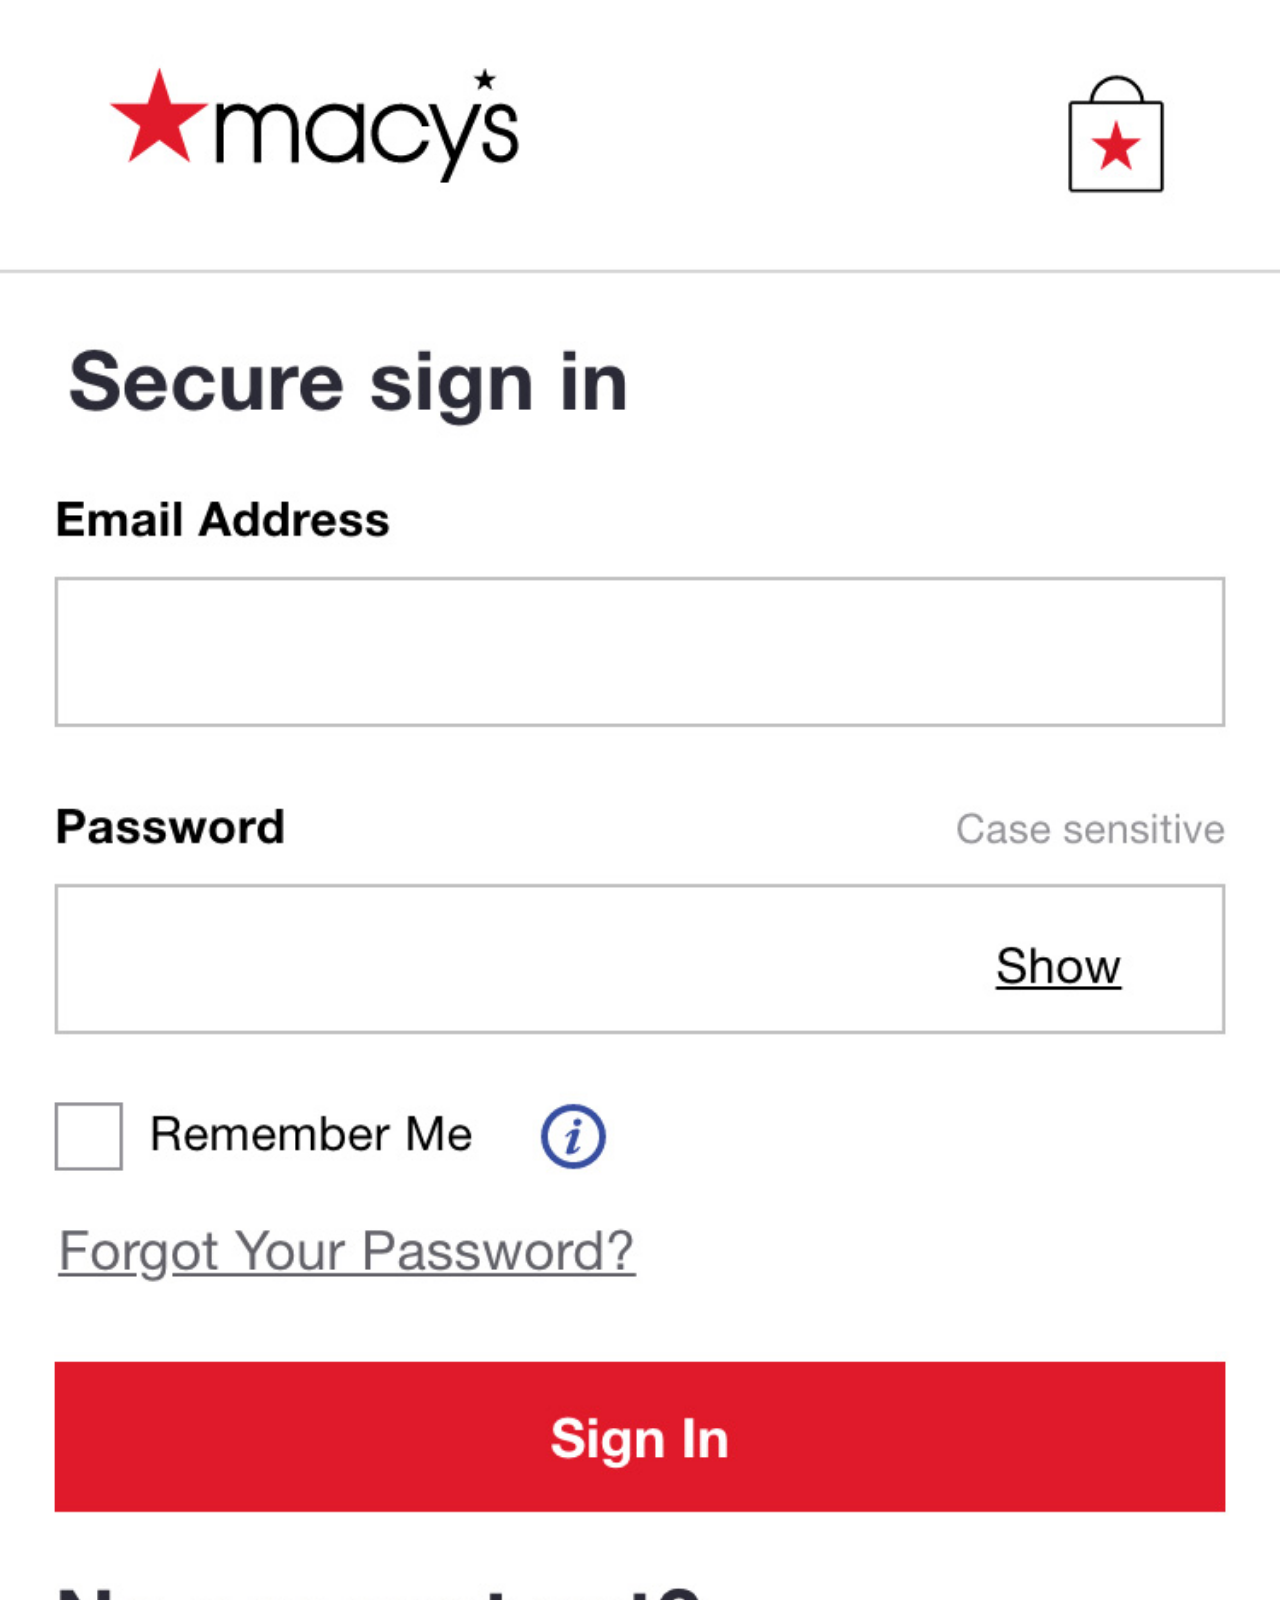
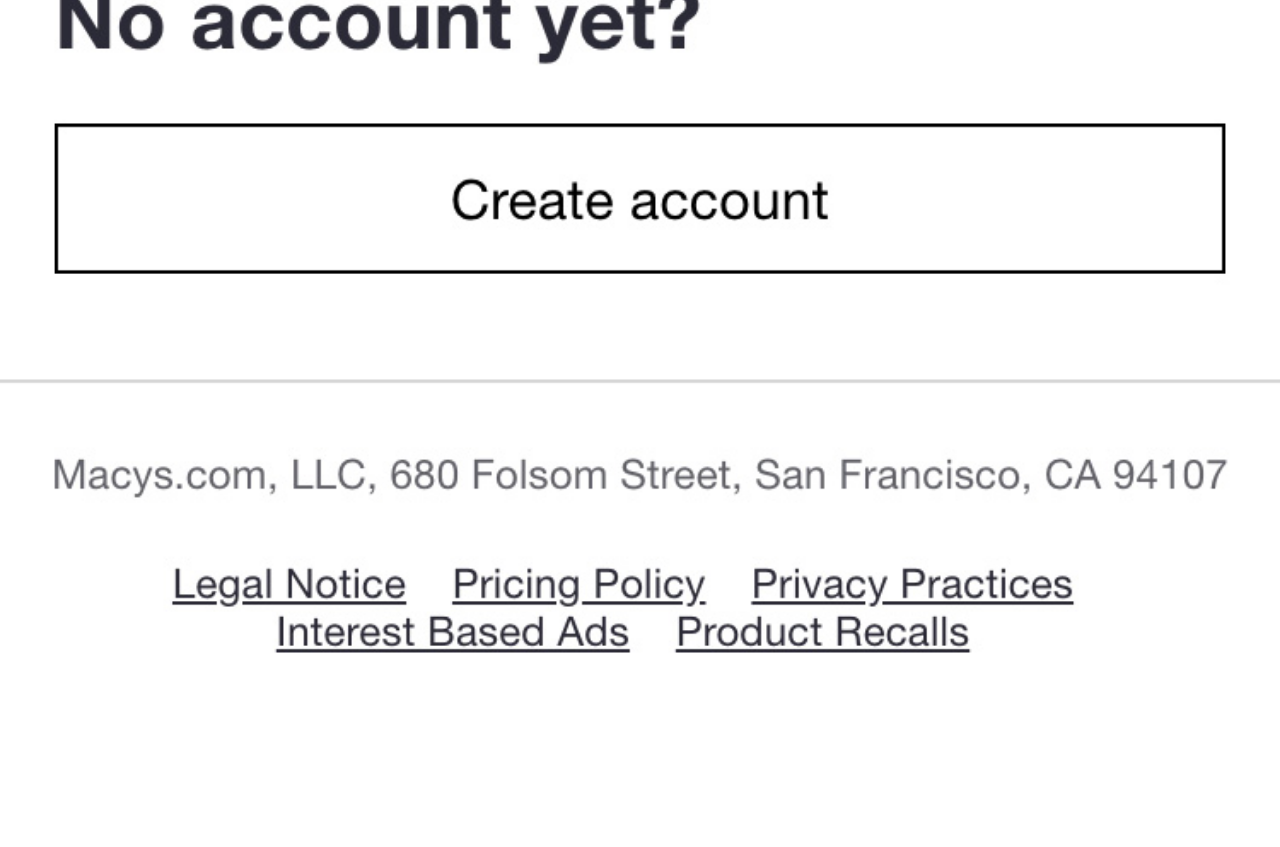
<file: signin.html>
<!DOCTYPE html>
<head>
	<meta charset="utf-8">
	<meta http-equiv="X-UA-Compatible" content="IE=edge">
	<title>Sign In - Macy's</title>
	<meta name="description" content="">
	<meta name="viewport" content="width=device-width, initial-scale=1, user-scalable=0">
	<link rel="stylesheet" href="css/style-min.css">
</head>
<body>

<img src="img/signin-full-mobile.jpg" class="static-block">
<a href="index.html"><div style="width:50vw;height:20vw;background:blue;position:absolute;top:0;left:0;opacity:0;"></div></a>

<div class="overlay"></div>

</body>
</html>

<script src="js/main.js"></script><!-- bundled js -->
</file>
<file: css/style-min.css>
*,*:before,*:after{-webkit-box-sizing:border-box;-moz-box-sizing:border-box;box-sizing:border-box}*:focus{outline:0}::selection{background:#7a7a7a;color:#fff}svg:not(:root){overflow:hidden}@media print{img{max-width:100% !important}}.color-red{color:#c00}.color-red-dark{color:#ab0000}.color-red-bright{color:#ec0000}.color-red-mute{color:#eea1a1}.color-black{color:#000}.color-white{color:#fff}.color-grey8{color:#2c2c37}.color-grey7{color:#636369}.color-grey6{color:#959499}.color-grey5{color:silver}.color-grey4{color:#d6d6d6}.color-grey3{color:#e6e6e6}.color-grey2{color:#f1f1f1}.color-grey1{color:#f8f8f8}.color-validation{color:#008757}.color-warning{color:#e67700}.color-info{color:#374ea0}.color-bronze{color:#924b2c}.color-silver{color:#667479}.color-gold{color:#b19050}.color-platinum{color:#959499}.clear{clear:both}.color-reverse{color:#fff}.color-reverse h1,.color-reverse h2,.color-reverse h3,.color-reverse h4,.color-reverse h5,.color-reverse p,.color-reverse li,.font_icon .color-reverseh1,.color-reverseh2,.color-reverseh3,.color-reverseh4,.color-reverseh5,.color-reversep,.color-reverseli,.color-reverse.font_icon{color:#fff}.color-reverse a,.color-reversea{color:#2293f9 !important}.color-reverse a:hover,.color-reversea:hover{opacity:.85}.color-reverse path,.color-reverse polygon{fill:#fff}.color-reverse hr,.color-reversehr{background:#fff}.center{text-align:center !important}.centerV,.centerH,.centerVH{*zoom:1;float:left;clear:none;text-align:inherit;width:100%;margin-left:0%;margin-right:2%}.centerV:before,.centerV:after,.centerH:before,.centerH:after,.centerVH:before,.centerVH:after{content:'';display:table}.centerV:after,.centerH:after,.centerVH:after{clear:both}.centerV:last-child,.centerH:last-child,.centerVH:last-child{margin-right:0%}.centerV{position:absolute;transform-style:preserve-3d;top:50%;transform:translateY(-50%);-webkit-transform:translateY(-50%);-moz-transform:translateY(-50%);-ms-transform:translateY(-50%);-o-transform:translateY(-50%)}@media (max-width: 700px){.centerV{*zoom:1;width:auto;max-width:1200px;float:none;display:block;margin-right:auto;margin-left:auto;padding-left:0;padding-right:0;padding:0;margin:0}.centerV:before,.centerV:after{content:'';display:table}.centerV:after{clear:both}}.centerH{position:absolute;transform-style:preserve-3d;left:50%;transform:translateX(-50%);-webkit-transform:translateX(-50%);-moz-transform:translateX(-50%);-ms-transform:translateX(-50%);-o-transform:translateX(-50%)}.centerVH{position:absolute;transform-style:preserve-3d;top:50%;left:50%;transform:translate(-50%, -50%);-webkit-transform:translateY(-50%, -50%);-moz-transform:translateY(-50%, -50%);-ms-transform:translateY(-50%, -50%);-o-transform:translateY(-50%, -50%)}@media (min-width: 421px){.mobile-thin-only{display:none}}@media (min-width: 701px){.mobile-only{display:none}}@media (max-width: 420px){.mobile-wide-only{display:none}}@media (min-width: 701px){.mobile-wide-only{display:none}}@media (max-width: 420px){.mobile-wide-up-only{display:none}}@media (max-width: 700px){.tablet-only{display:none}}@media (min-width: 981px){.tablet-only{display:none}}@media (max-width: 700px){.tablet-up-only{display:none}}@media (min-width: 981px){.tablet-down-only{display:none}}@media (max-width: 980px){.desktop-only{display:none}}@media (max-width: 1135px){.desktop-wide-only{display:none}}.nopad{padding:0 !important}.nomargin{margin:0 !important}.no-transition{transition:none !important}@font-face{font-family:'open_sans-light';src:url("../fonts/open_sans/opensans-light-webfont.eot");src:url("../fonts/open_sans/opensans-light-webfont.eot?#iefix") format("embedded-opentype"),url("../fonts/open_sans/opensans-light-webfont.woff2") format("woff2"),url("../fonts/open_sans/opensans-light-webfont.woff") format("woff"),url("../fonts/open_sans/opensans-light-webfont.ttf") format("truetype"),url("../fonts/open_sans/opensans-light-webfont.svg#open_sanslight") format("svg");font-weight:normal;font-style:normal;text-rendering:optimizeLegibility}@font-face{font-family:'open_sans-semibold';src:url("../fonts/open_sans/opensans-semibold-webfont.eot");src:url("../fonts/open_sans/opensans-semibold-webfont.eot?#iefix") format("embedded-opentype"),url("../fonts/open_sans/opensans-semibold-webfont.woff2") format("woff2"),url("../fonts/open_sans/opensans-semibold-webfont.woff") format("woff"),url("../fonts/open_sans/opensans-semibold-webfont.ttf") format("truetype"),url("../fonts/open_sans/opensans-semibold-webfont.svg#open_sanssemibold") format("svg");font-weight:normal;font-style:normal;text-rendering:optimizeLegibility}.legal{font-size:12px;letter-spacing:0.01em;line-height:14px;color:#636369}a{color:#000;text-decoration:none}@media (min-width: 981px){a:hover{cursor:pointer;color:#636369}}a img{border:none}h1,h2,h3,h4,h5{font-weight:normal;line-height:1.25em;margin:.7em 0 1em 0}h1{font-size:2.25em}@media (max-width: 700px){h1{font-size:1.6875em}}h2{font-size:1.6em;margin-bottom:1.5em}@media (max-width: 700px){h2{font-size:1.2em}}h3{font-size:1.45em;margin-bottom:1.5em}@media (max-width: 700px){h3{font-size:1.0875em}}h4{font-size:1.28em;margin-bottom:1.5em}@media (max-width: 700px){h4{font-size:.96em}}h5{font-size:1.15em;margin:.7em 0 1.5em 0}@media (max-width: 700px){h5{font-size:.8625em}}p{font-size:1.1em;line-height:1.6em;margin:0 0 1.6em 0}@media (max-width: 700px){p{font-size:.9em;margin:0 0 1.1em 0}}p a{text-decoration:underline}p img{margin-top:.7em}hr{height:1px;background:#ddd;border:0}section hr{margin:1em 0 1.75em 0}ul,ol{padding-left:1.2em;font-family:Akkurat;margin:0 0 24px 0}@media (max-width: 700px){ul,ol{margin:0 0 14px 0}}ul li,ol li{margin:0 0 10px 0}@media (max-width: 700px){ul li,ol li{margin:0 0 7px 0}}ul li ul,ol li ul{margin:10px 0 13.333333px 0}@media (max-width: 700px){ul li ul,ol li ul{margin:9.333333px 0 14px 0}}ul.icon_list,ol.icon_list{padding-left:0;margin-left:1.35em;list-style-type:none}ul.icon_list li,ol.icon_list li{position:relative}ul.icon_list .font_icon,ol.icon_list .font_icon{position:absolute;left:-1.54em;top:1px}sup,sub{vertical-align:baseline;position:relative;top:-.4em}sub{top:.4em}div{position:relative}@font-face{font-family:'icon_font';src:url("../fonts/fontello/icon_font.eot?10008542");src:url("../fonts/fontello/icon_font.eot?10008542#iefix") format("embedded-opentype"),url("../fonts/fontello/icon_font.woff?10008542") format("woff"),url("../fonts/fontello/icon_font.ttf?10008542") format("truetype"),url("../fonts/fontello/icon_font.svg?10008542#icon_font") format("svg");font-weight:normal;font-style:normal}[class^="icon-"]:before,[class*=" icon-"]:before{font-family:"icon_font";font-style:normal;font-weight:normal;speak:none;display:inline-block;text-decoration:inherit;width:1em;margin-right:.2em;text-align:center;font-variant:normal;text-transform:none;line-height:1em;margin-left:.2em;-webkit-font-smoothing:antialiased;-moz-osx-font-smoothing:grayscale}.icon-arrow-down-circle:before{content:'\e800'}.icon-arrow-down:before{content:'\e801'}.icon-arrow-left-circle:before{content:'\e802'}.icon-arrow-left:before{content:'\e803'}.icon-arrow-right-circle:before{content:'\e804'}.icon-arrow-right:before{content:'\e805'}.icon-arrow-up-circle:before{content:'\e806'}.icon-arrow-up:before{content:'\e807'}.icon-check-circle:before{content:'\e808'}.icon-check:before{content:'\e809'}.icon-x-circle:before{content:'\e80a'}.icon-x:before{content:'\e80b'}.icon-document:before{content:'\e80c'}.icon-menu:before{content:'\e80d'}.icon-minus:before{content:'\e80e'}.icon-plus:before{content:'\e810'}.icon-settings:before{content:'\e812'}.icon-search:before{content:'\e813'}.icon-play:before{content:'\e814'}.icon-upload:before{content:'\e815'}.icon-download:before{content:'\e816'}.icon-chat:before{content:'\e817'}.icon-lock:before{content:'\e818'}.icon-fullscreen:before{content:'\e819'}.icon-play2:before{content:'\e81a'}.icon-pause:before{content:'\e81b'}.icon-sound:before{content:'\e81c'}.icon-mute:before{content:'\e81d'}.icon-playthin:before{content:'\e81e'}.overlay{z-index:100;width:100vw;height:100vh;background:rgba(0,0,0,0.5);position:fixed;top:0;left:0;opacity:0;pointer-events:none;transition:all 0.45s cubic-bezier(0.215, 0.61, 0.355, 1);overflow:hidden}.overlay.active{opacity:1;pointer-events:auto}body.noscroll{position:fixed;overflow:hidden}.header{z-index:1000;width:100%;background:#fff;padding:0}.header.menu-active{position:fixed;top:0;border-bottom:1px solid #d6d6d6}.header .inset{width:100%;height:60px;position:relative}.header .logo{width:133px;margin:auto;top:11px}.header .menu-button{position:absolute;top:0;left:0;background:#fff;display:block;padding:8px 0;width:60px;height:60px;display:flex;align-items:center;justify-content:center}.header .menu-button .burger-icon .burger-line{width:26px;height:1px;background:#000;positon:absolute;margin-bottom:7px}.header .menu-button .burger-icon .burger-line:last-child{margin-bottom:0}.header .bag{position:absolute;top:12px;right:16px}.header .bag .icon{height:35px}.search-input{width:100%;padding:5px 16px 16px 16px;z-index:1000}.search-input input{width:100%;height:40px;padding:0 8px;font-size:16px;border-radius:0;-webkit-appearance:none;border:1px solid #d6d6d6}.search-input input::placeholder{color:#636369}.search-input .input-button{width:40px;height:40px;background:#e6e6e6;display:block;position:absolute;top:5px;right:16px;color:tan;display:flex;align-items:center;justify-content:center}.search-input .input-button .icon{position:relative;top:-1px;left:1px}.search-input .icon{width:30px}.menu-drawer{touch-action:manipulation;width:calc(100vw - 56px);height:100%;top:0;left:-100%;position:fixed;transition:left 0.3s cubic-bezier(0.215, 0.61, 0.355, 1),width 0.45s cubic-bezier(0.215, 0.61, 0.355, 1);overflow-x:hidden;overflow-y:hidden;-webkit-overflow-scrolling:touch;background:#fff;z-index:500}.menu-drawer.active{left:0}.menu-drawer a{color:#000}.menu-drawer .group{position:absolute;width:5%;height:0px;display:none;padding-bottom:200px}.menu-drawer .group .rows{border:1px solid transparent;min-height:100%;margin-bottom:1px}.menu-drawer .group .rows .row:not(.row-header):not(.complex){opacity:1;height:50px}.menu-drawer .group .rows .row:not(.row-header):not(.complex).complex{height:auto}.menu-drawer .group .rows .row:not(.row-header):not(.complex):first-child{margin-top:63px}.menu-drawer .group.active{min-height:100%;overflow-y:scroll;display:block}.menu-drawer .group.l1 .rows .row:not(.row-header):not(.complex):first-child{margin-top:8px}.menu-drawer .group.l1 [data-child] .icon-right{background-image:url("data:image/svg+xml,%3Csvg xmlns='http://www.w3.org/2000/svg' width='10' height='20' viewBox='0 0 10 20'%3E%3Cpath d='M9.455-20a.478.478,0,0,0-.359.16L.133-10.364a.5.5,0,0,0,0,.678L9.1-.21a.5.5,0,0,0,.5.2.5.5,0,0,0,.391-.37.5.5,0,0,0-.172-.51L1.179-10.025l8.635-9.137a.5.5,0,0,0,.093-.536.5.5,0,0,0-.451-.3Z' transform='translate(10 0) rotate(180)'/%3E%3C/svg%3E");background-repeat:no-repeat;background-position:50% 50%;background-size:8px}.menu-drawer .group.l1,.menu-drawer .group.l2{overflow-x:hidden;overflow-y:scroll}.menu-drawer .group a:not(:first-child) .row{margin:0 !important}.menu-drawer .row{touch-action:manipulation;padding:0 40px 0 16px;height:50px;line-height:50px;background:#fff;font-size:16px;white-space:nowrap;text-overflow:ellipsis;overflow:hidden;-webkit-touch-callout:none;-webkit-user-select:none;user-select:none;transition:none}.menu-drawer .row .icon-left{width:27px;text-align:center;display:inline-block;margin-right:12px}.menu-drawer .row .icon-left svg{position:relative;top:3px}.menu-drawer .row.complex{padding:14px 16px;height:auto;text-transform:none;display:flex;flex-direction:row;align-items:center;font-size:16px;line-height:18px}.menu-drawer .row.complex .red{color:#c00}.menu-drawer .row.complex .green{color:#008757}.menu-drawer .row.complex .secondary-message{font-size:14px}.menu-drawer .row.title{font-weight:700}.menu-drawer .row.row-header{position:fixed;pointer-events:none;width:calc(100vw - 56px);z-index:2;height:55px;line-height:55px;background:#fff;color:#000;font-size:20px;padding:0 16px;font-weight:700;overflow:visible;transition:none !important}.menu-drawer .row.row-header .icon-back{position:absolute;top:1px;left:0;width:50px;height:100%;background-image:url("data:image/svg+xml,%3Csvg xmlns='http://www.w3.org/2000/svg' width='10' height='20' viewBox='0 0 10 20'%3E%3Cpath d='M9.455,20a.478.478,0,0,1-.359-.16L.133,10.364a.5.5,0,0,1,0-.678L9.1.21a.5.5,0,1,1,.717.678L1.179,10.025l8.635,9.137A.5.5,0,0,1,9.455,20Z' transform='translate(0 0)'/%3E%3C/svg%3E");background-repeat:no-repeat;background-position:45% 50%;background-size:8px}.menu-drawer .row.row-header .category{text-align:center;padding:0 20px;text-overflow:ellipsis;overflow:hidden}.menu-drawer .row[data-child] .icon-right{position:absolute;top:0;right:16px;height:100%;display:flex;align-items:center;justify-content:center;width:12px;background-image:url("data:image/svg+xml,%3Csvg xmlns='http://www.w3.org/2000/svg' width='12' height='12' viewBox='0 0 12 12'%3E%3Cpath d='M11.5,5.5h-5V.5a.5.5,0,0,0-1,0v5H.5a.5.5,0,0,0,0,1h5v5a.5.5,0,0,0,1,0v-5h5a.5.5,0,0,0,0-1Z'/%3E%3C/svg%3E");background-repeat:no-repeat;background-position:50% 50%;background-size:12px}.menu-drawer .row[data-child] .icon-right .icon{width:21px}.menu-drawer .row[data-child].active{font-weight:700}.menu-drawer .row[data-child].active .icon-right{background-image:url("data:image/svg+xml,%3Csvg xmlns='http://www.w3.org/2000/svg' width='12' height='1' viewBox='0 0 12 1'%3E%3Cpath d='M.5,1.5a.5.5,0,0,1,0-1h11a.5.5,0,0,1,0,1Z' transform='translate(0 -0.5)'/%3E%3C/svg%3E")}.menu-drawer .row .text-right{position:absolute;top:0;right:16px;text-transform:none}.menu-drawer .group.nol1 .rows .group{transition:all 0.12s cubic-bezier(0.215, 0.61, 0.355, 1);width:100%;position:relative;padding-bottom:0;height:0;overflow:hidden}.menu-drawer .group.nol1 .rows .group .row-header{display:none !important}.menu-drawer .group.nol1 .rows .group .rows .row:not(.row-header){padding-left:40px}.menu-drawer .group.nol1 .rows .group .rows .row:not(.row-header):first-child{margin-top:0}.menu-drawer .group.nol1 .rows .group .rows .group .rows .row:not(.row-header){padding-left:64px}.menu-drawer .group.nol1 .rows .group .rows .group .group .rows .row:not(.row-header){padding-left:88px}.menu-drawer .group.nol1 .rows .group .rows .group .group .group .rows .row:not(.row-header){padding-left:112px}.menu-drawer .group.nol1 .rows .group .rows .group .group .group .group .rows .row:not(.row-header){padding-left:136px}.menu-drawer .group.nol1 .rows .group .rows .group .group .group .group .group .rows .row:not(.row-header){padding-left:160px}.menu-drawer .group.nol1 .rows .group .rows .group .group .group .group .group .group .rows .row:not(.row-header){padding-left:184px}.menu-drawer .row-divider{padding:0 16px;margin:8px 0}.menu-drawer .row-divider .divider{height:1px;background:#e6e6e6}.menu-drawer .back-bar{pointer-events:none;position:fixed;left:calc(100vw - 56px);z-index:2;transition:left 0.3s cubic-bezier(0.215, 0.61, 0.355, 1)}.menu-drawer .back-bar .row{background:none;border:none}.menu-drawer .back-bar .row .category{border-bottom:1px solid #d6d6d6}.menu-drawer .back-bar.active{left:0;pointer-events:auto}.menu-drawer .back-bar.active .row{pointer-events:auto}.menu-drawer .menu-slider{width:2000%;height:100%;transition:left 0.3s cubic-bezier(0.215, 0.61, 0.355, 1);left:0;position:absolute}.menu-drawer .search-input{position:fixed;width:calc(100vw - 56px);top:0;background:#fff;padding:20px 16px;margin:0;display:none;grid-template-columns:1fr 40px;grid-column-gap:0;border-bottom:1px solid #e6e6e6}.menu-drawer .search-input input{display:block;width:100%;border-right:none}.menu-drawer .search-input .input-button{width:40px;position:relative;right:0;top:0}.menu-drawer-x{pointer-events:none;position:fixed;top:0;left:-20px;opacity:0;transition:left 0.3s cubic-bezier(0.215, 0.61, 0.355, 1),opacity 0.3s cubic-bezier(0.215, 0.61, 0.355, 1);z-index:500}.menu-drawer-x.active{pointer-events:none;opacity:1;left:calc(100vw - 56px + 20px)}body.menuA2 .header .menu-button.active .burger-icon .burger-line{background:#c00}body.menuA3 .header .menu-button .burger-icon .burger-line{transition:all 0.3s cubic-bezier(0.215, 0.61, 0.355, 1);top:0;left:0}body.menuA3 .header .menu-button.active .burger-icon .burger-top{transform:rotate(-135deg);top:8px}body.menuA3 .header .menu-button.active .burger-icon .burger-middle{opacity:0;width:2px;left:12px}body.menuA3 .header .menu-button.active .burger-icon .burger-bottom{transform:rotate(135deg);top:-8px}body.menuA3 .menu-drawer-x{display:none}body.menuB1 .header{z-index:1}body.menuB1 .menu-drawer .group{padding-bottom:12px}body.menuB1 .menu-drawer-x{top:28px}body.menuB2 .header{z-index:1}body.menuB2 .menu-drawer .group{padding-bottom:12px}body.menuB2 .menu-drawer-x{display:none}body.menuB1 .menu-drawer .l1,body.menuB2 .menu-drawer .l1{padding-top:80px}body.menuB1 .menu-drawer .search-input,body.menuB2 .menu-drawer .search-input{display:grid}.top-bar{background:#F8F8F8;font-size:13px;line-height:16px;color:#626369;padding:8px 32px;text-align:center}.top-bar a{color:#626369}.static-block{width:100%;display:block}html,body{*zoom:1;float:left;clear:none;text-align:inherit;width:100%;margin-left:0%;margin-right:0%;height:100%;margin:0;padding:0;font-family:"Helvetica Neue",Helvetica,Arial,sans-serif;font-size:14px}html:before,html:after,body:before,body:after{content:'';display:table}html:after,body:after{clear:both}
</file>
